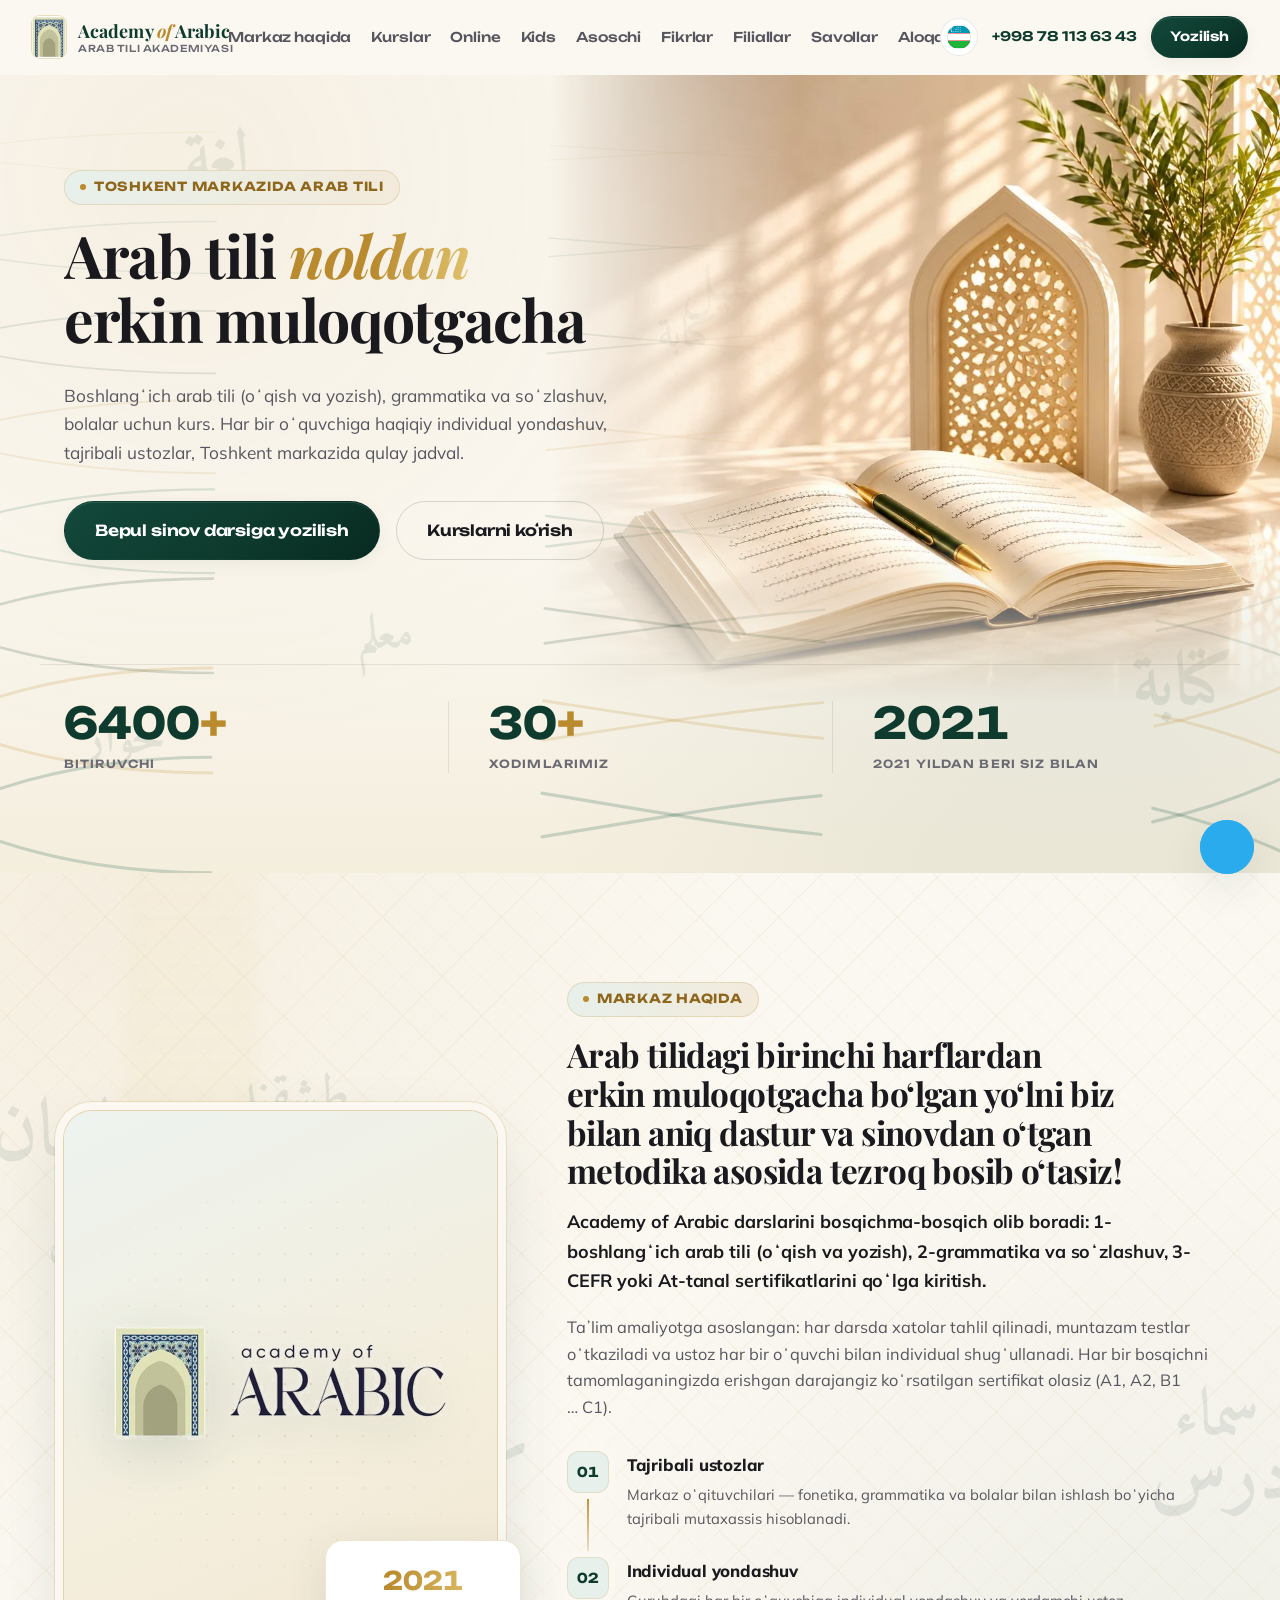
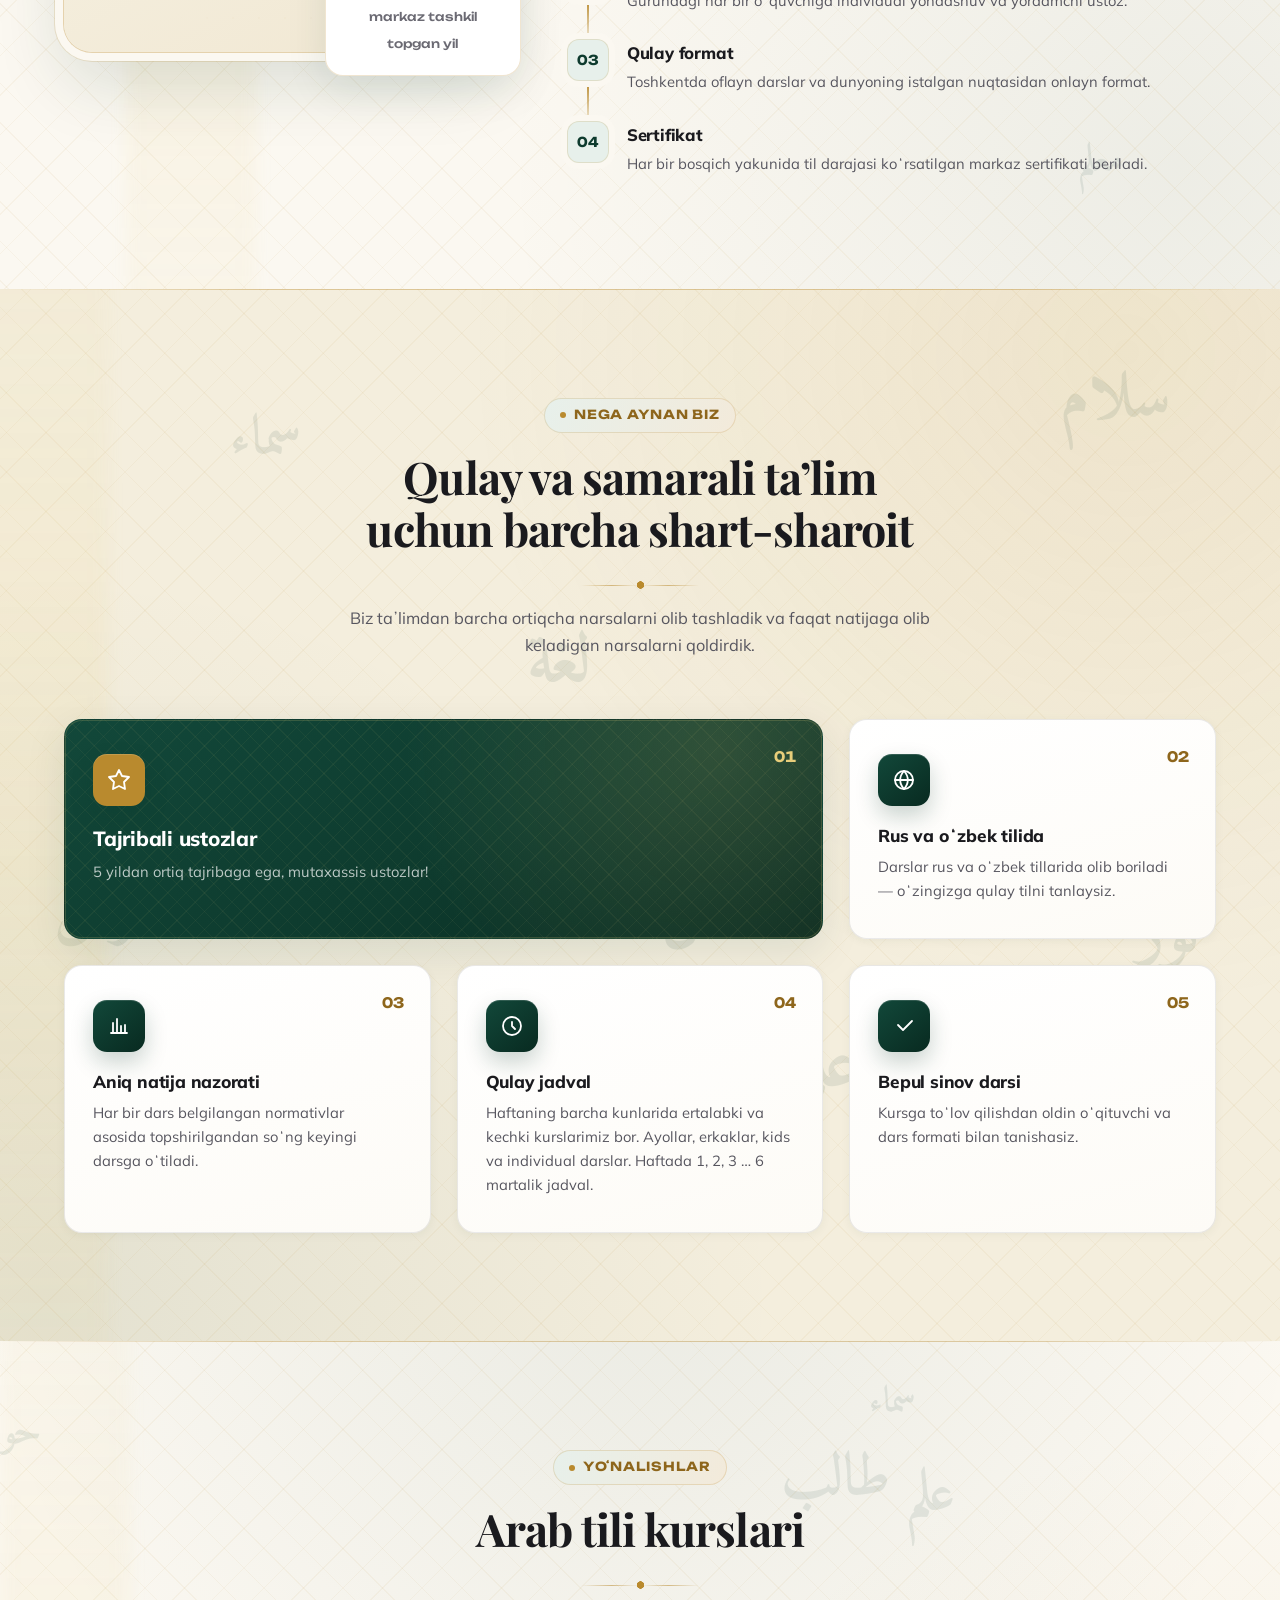
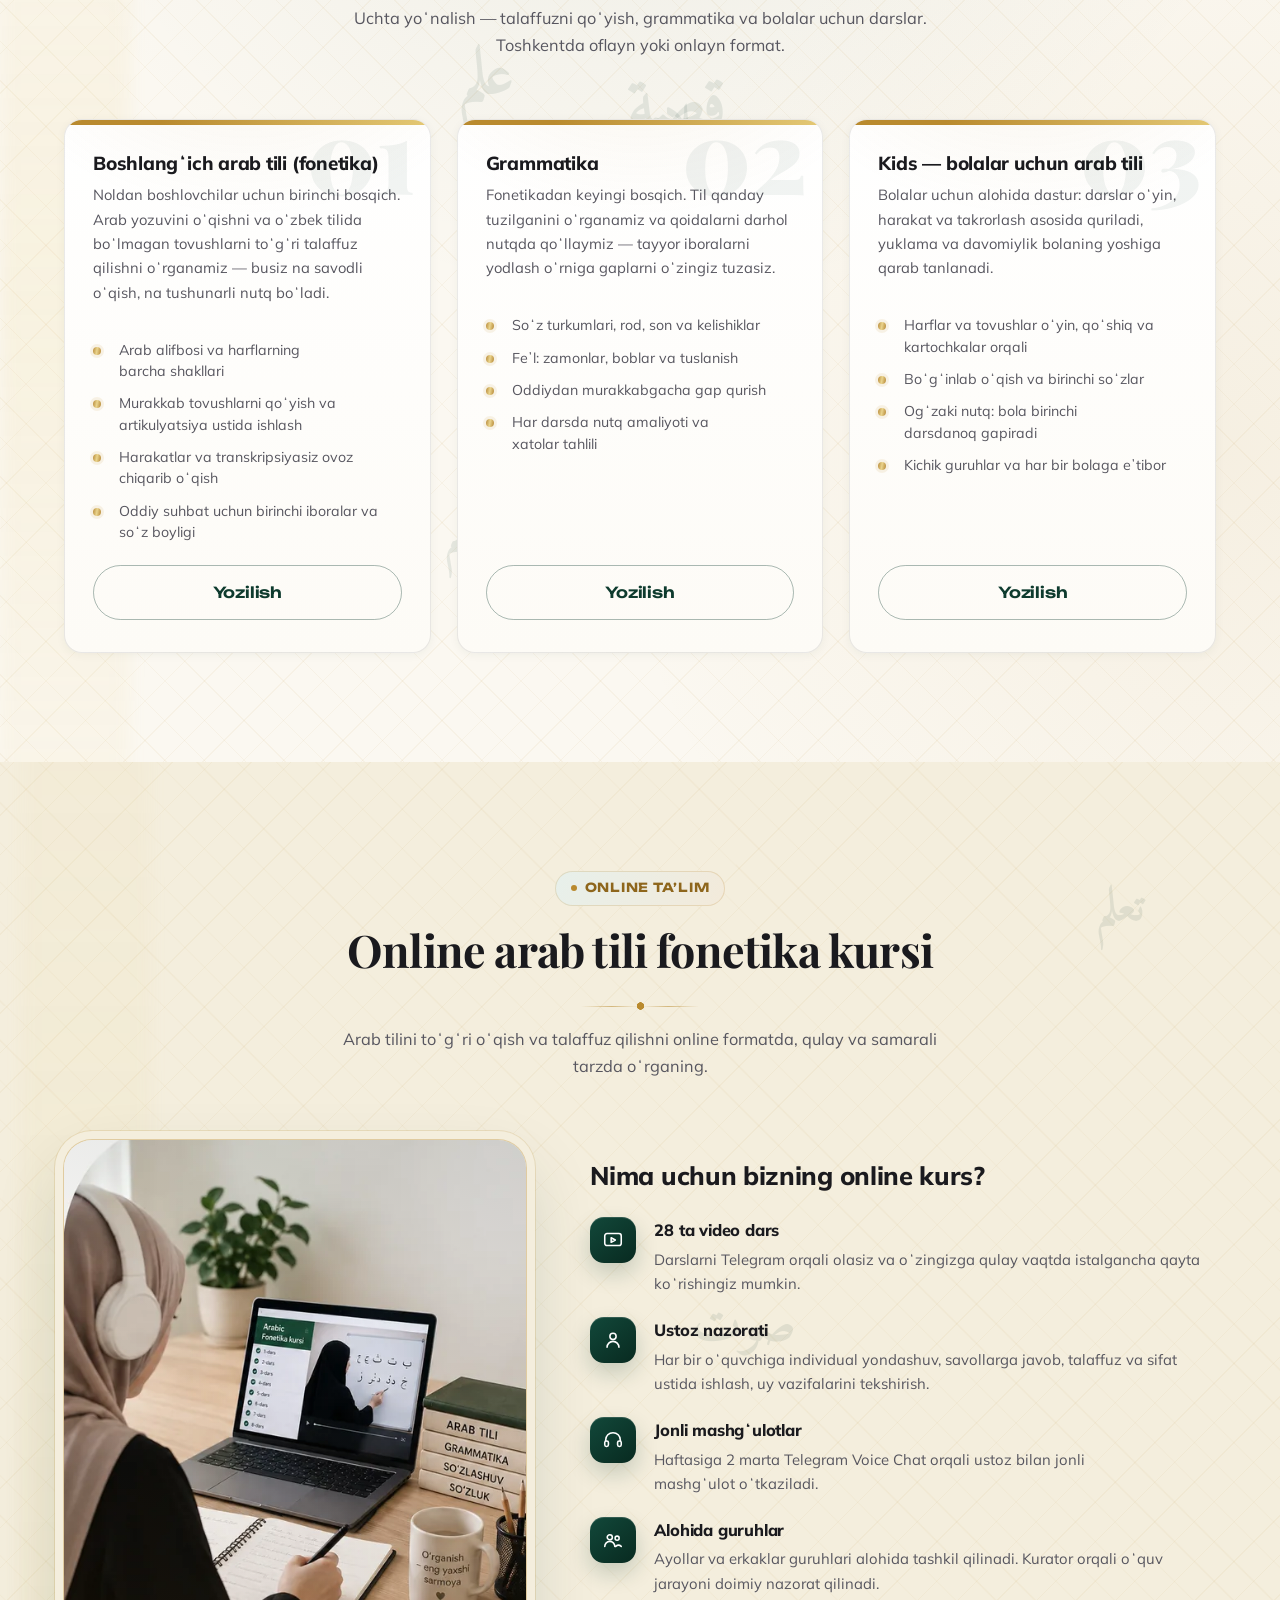
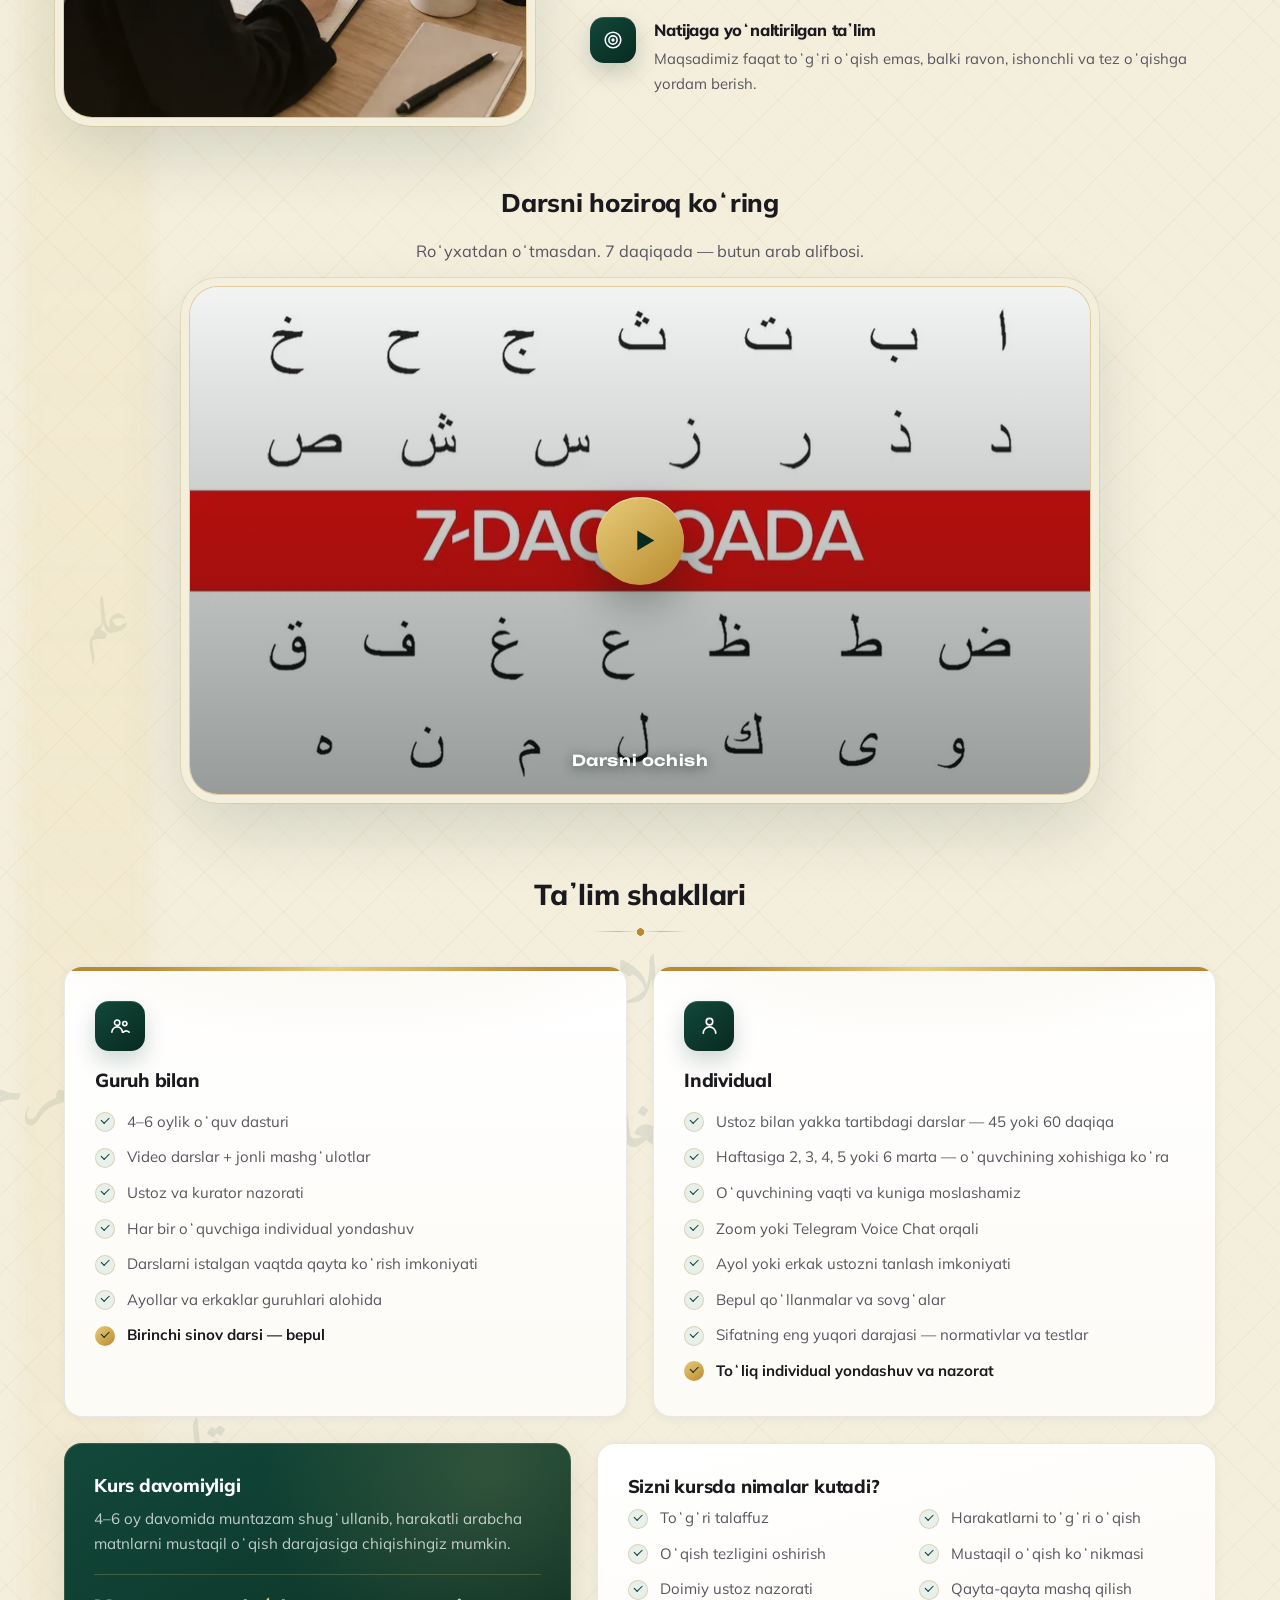
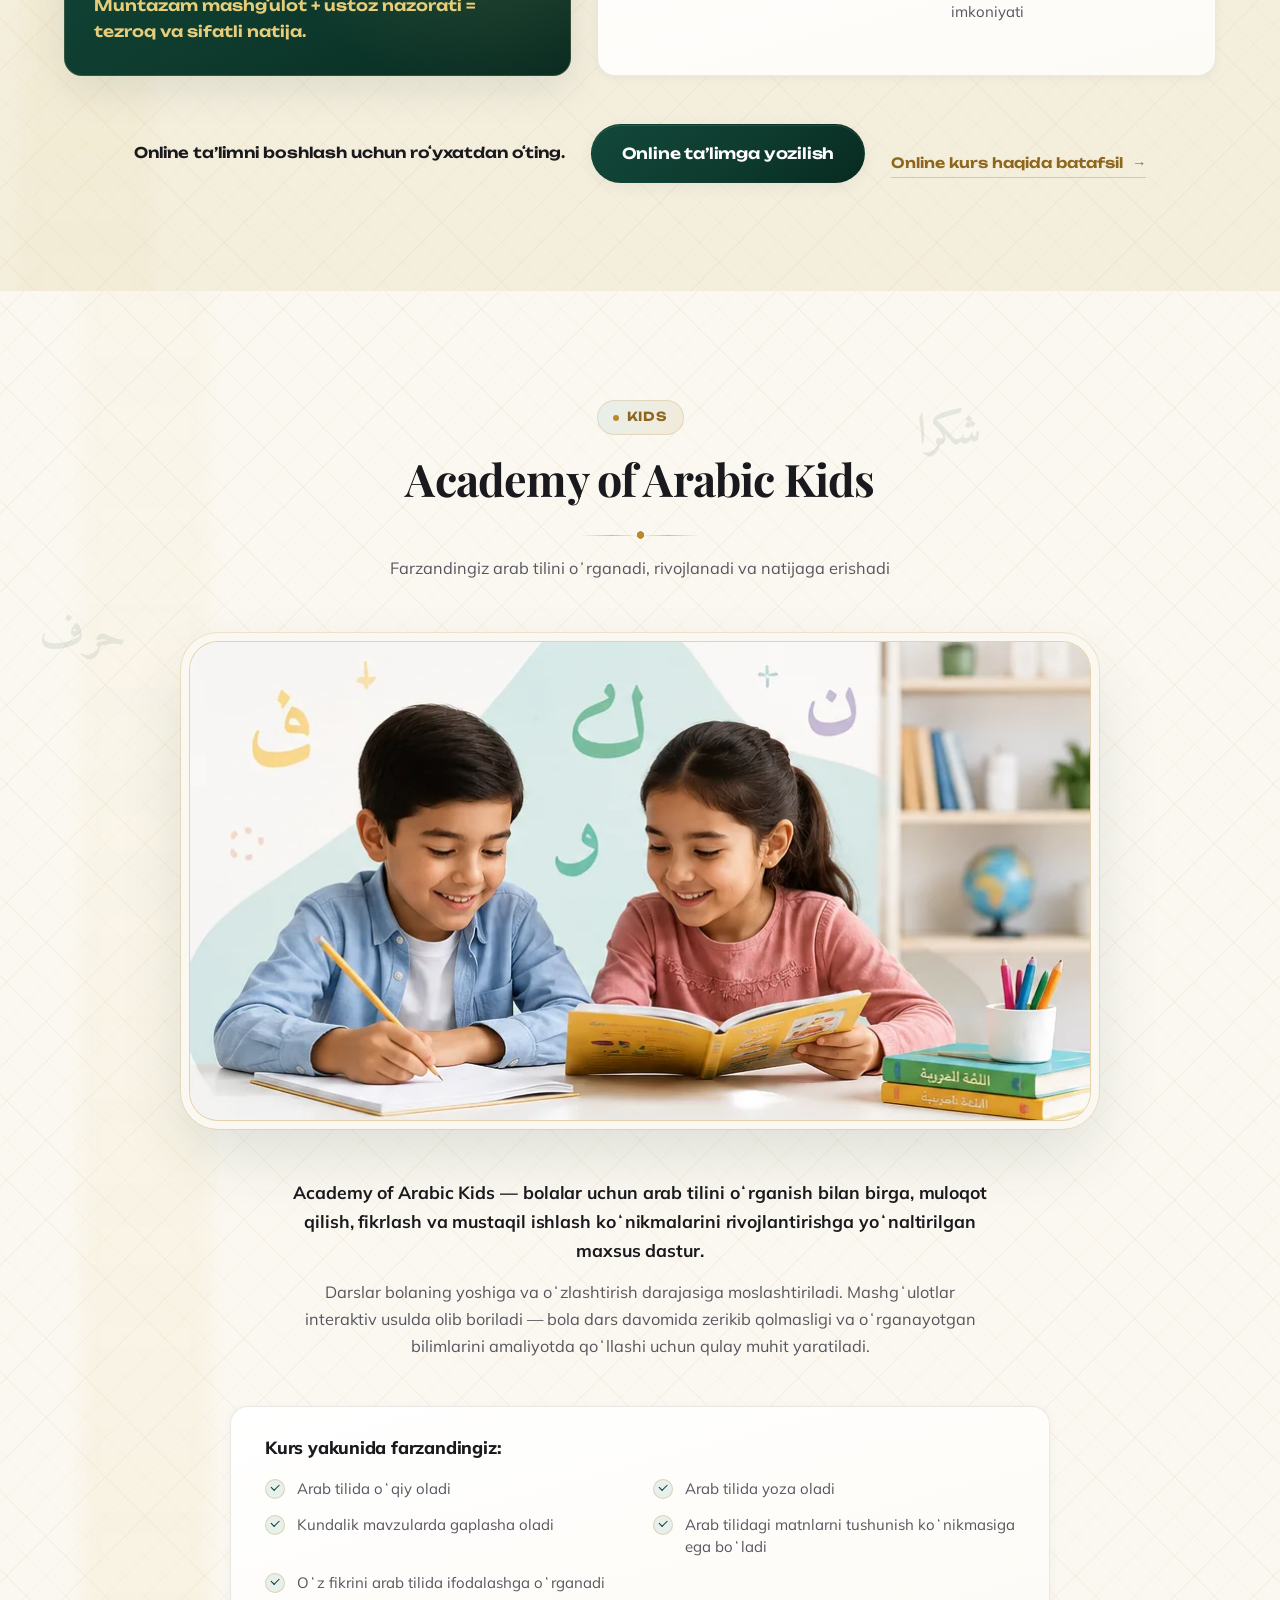
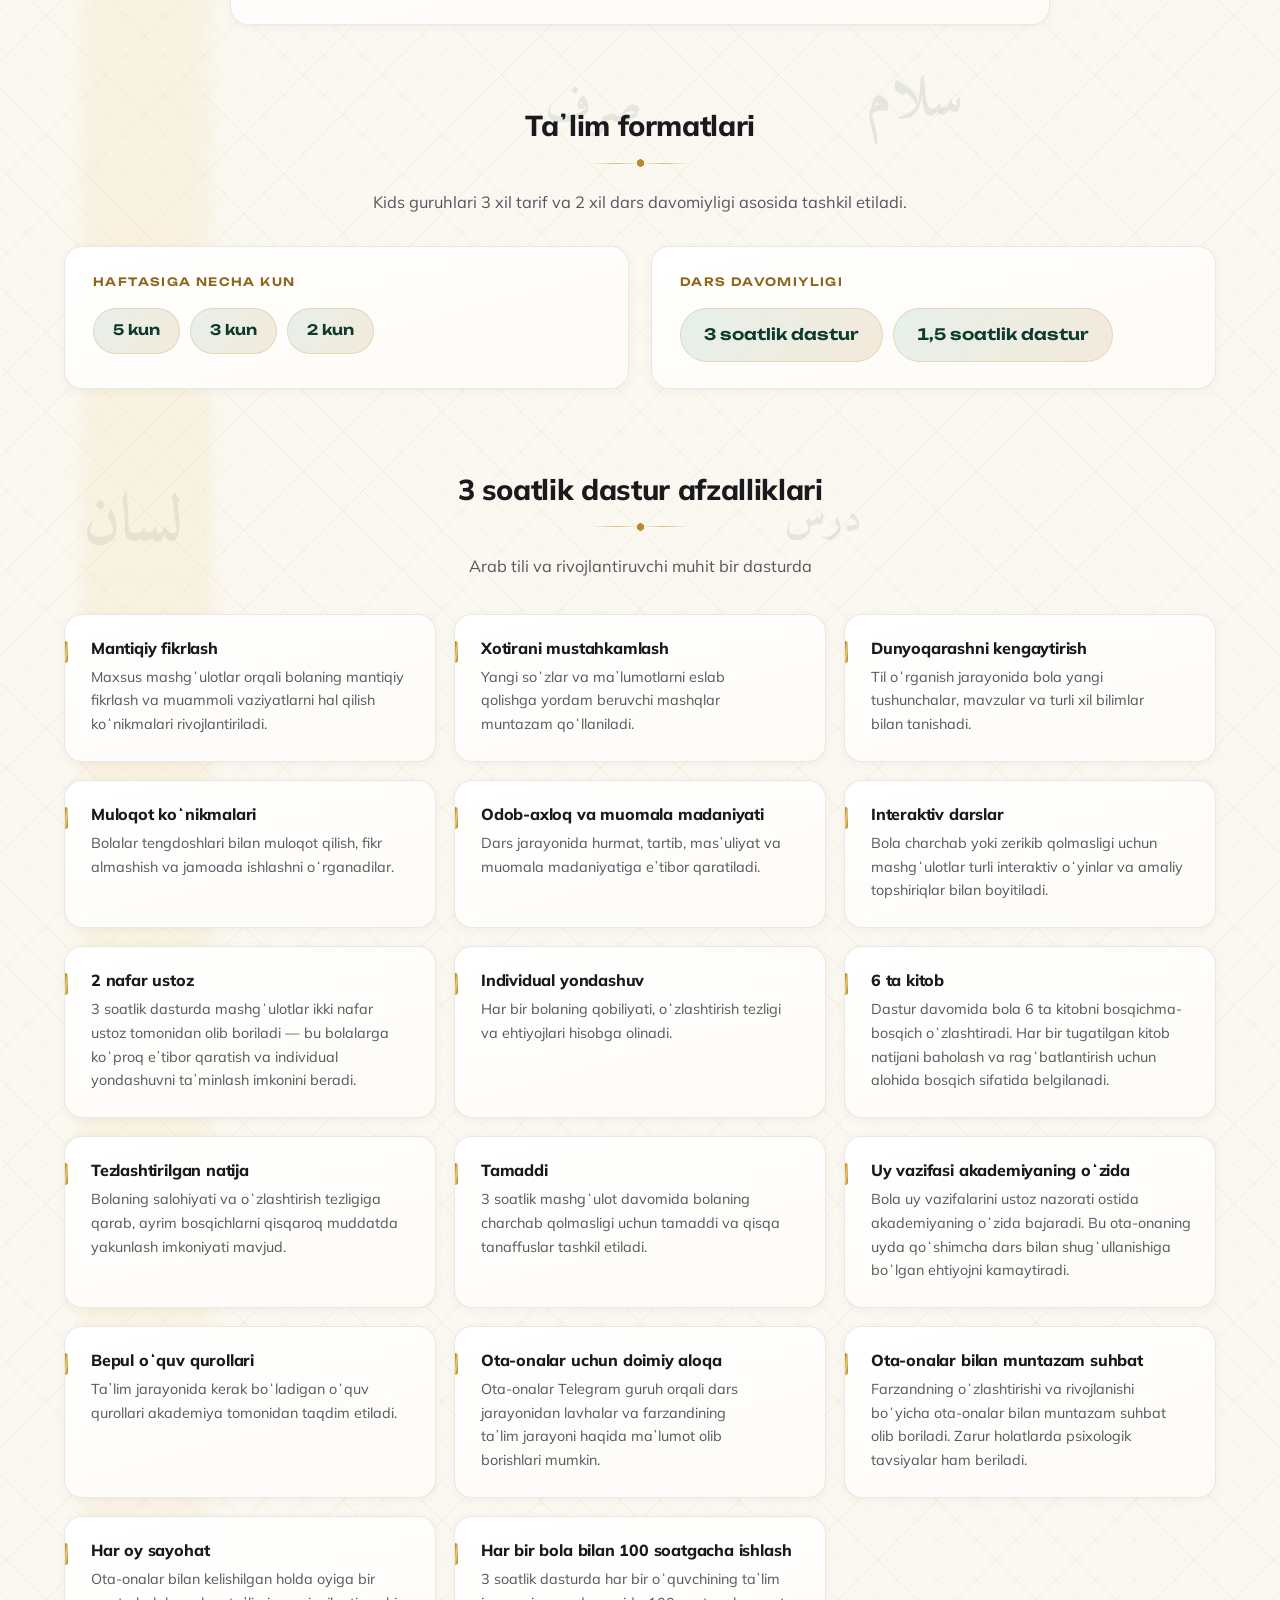
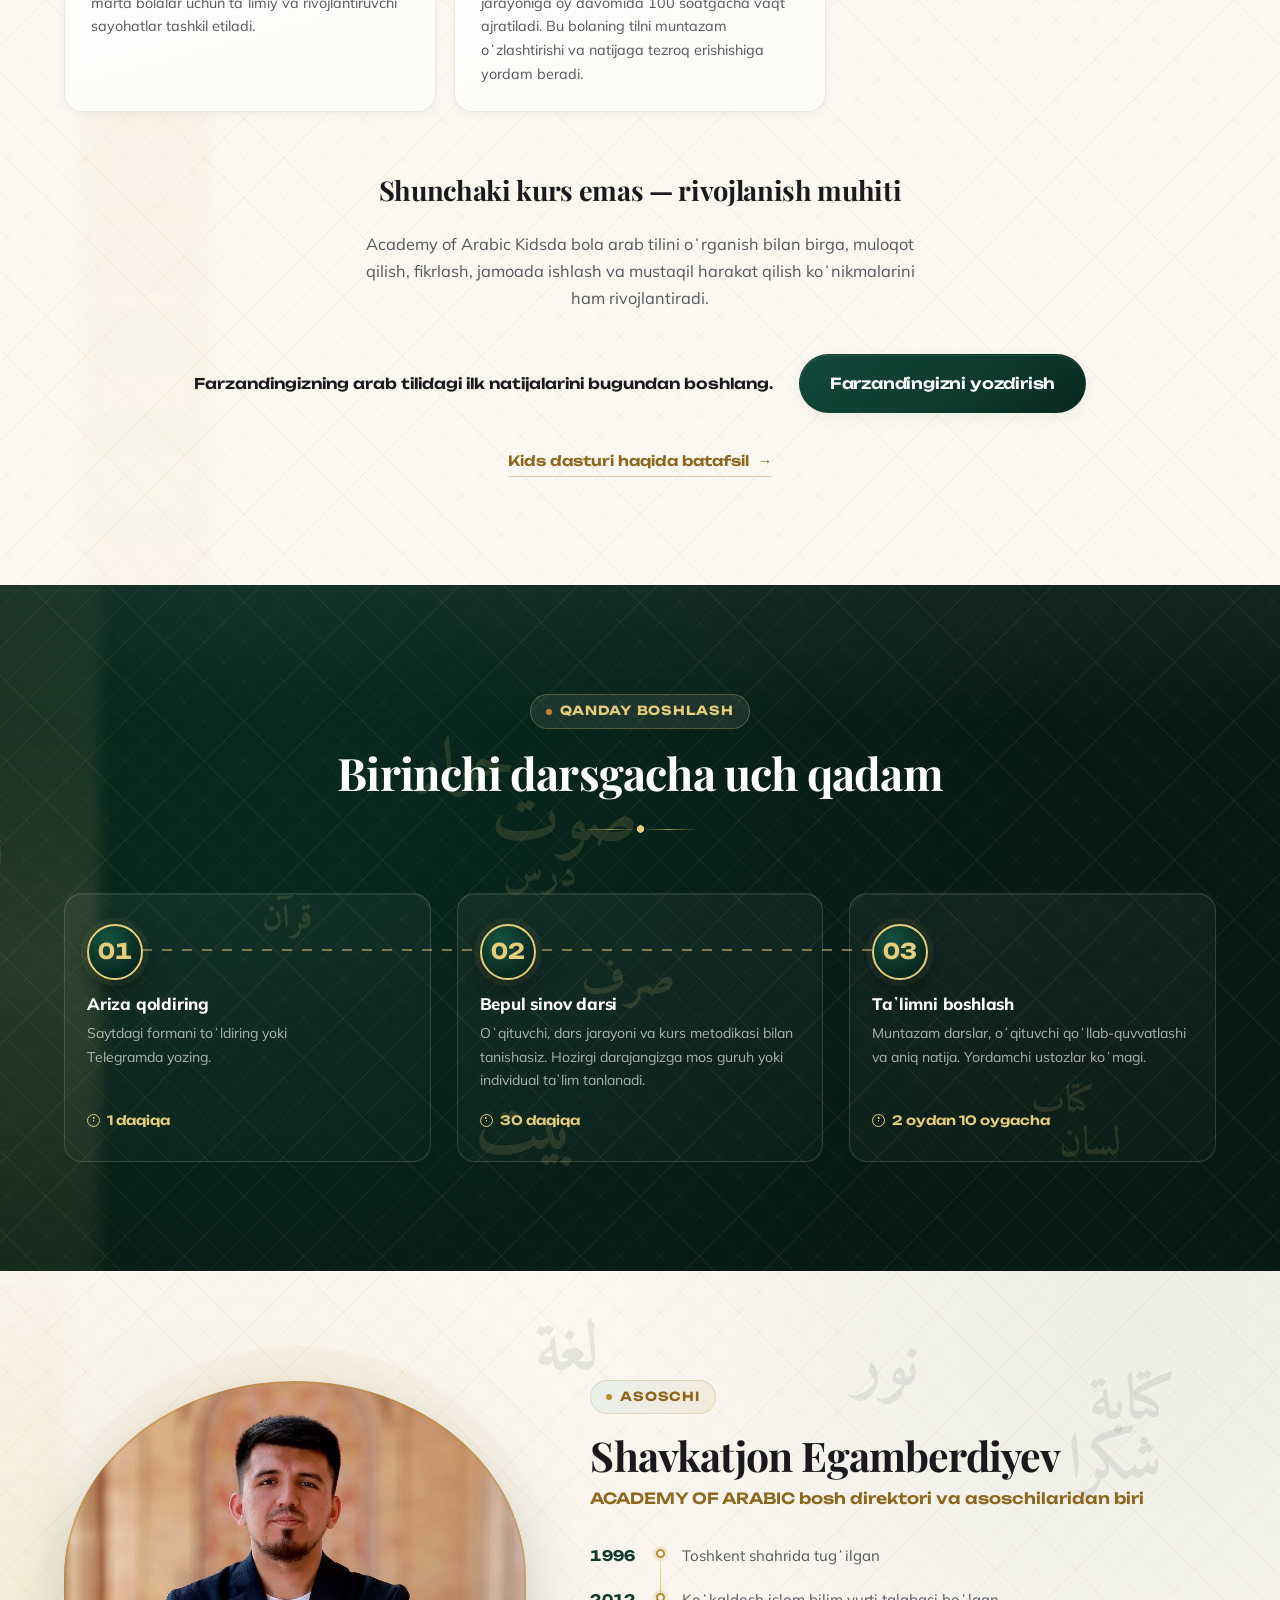
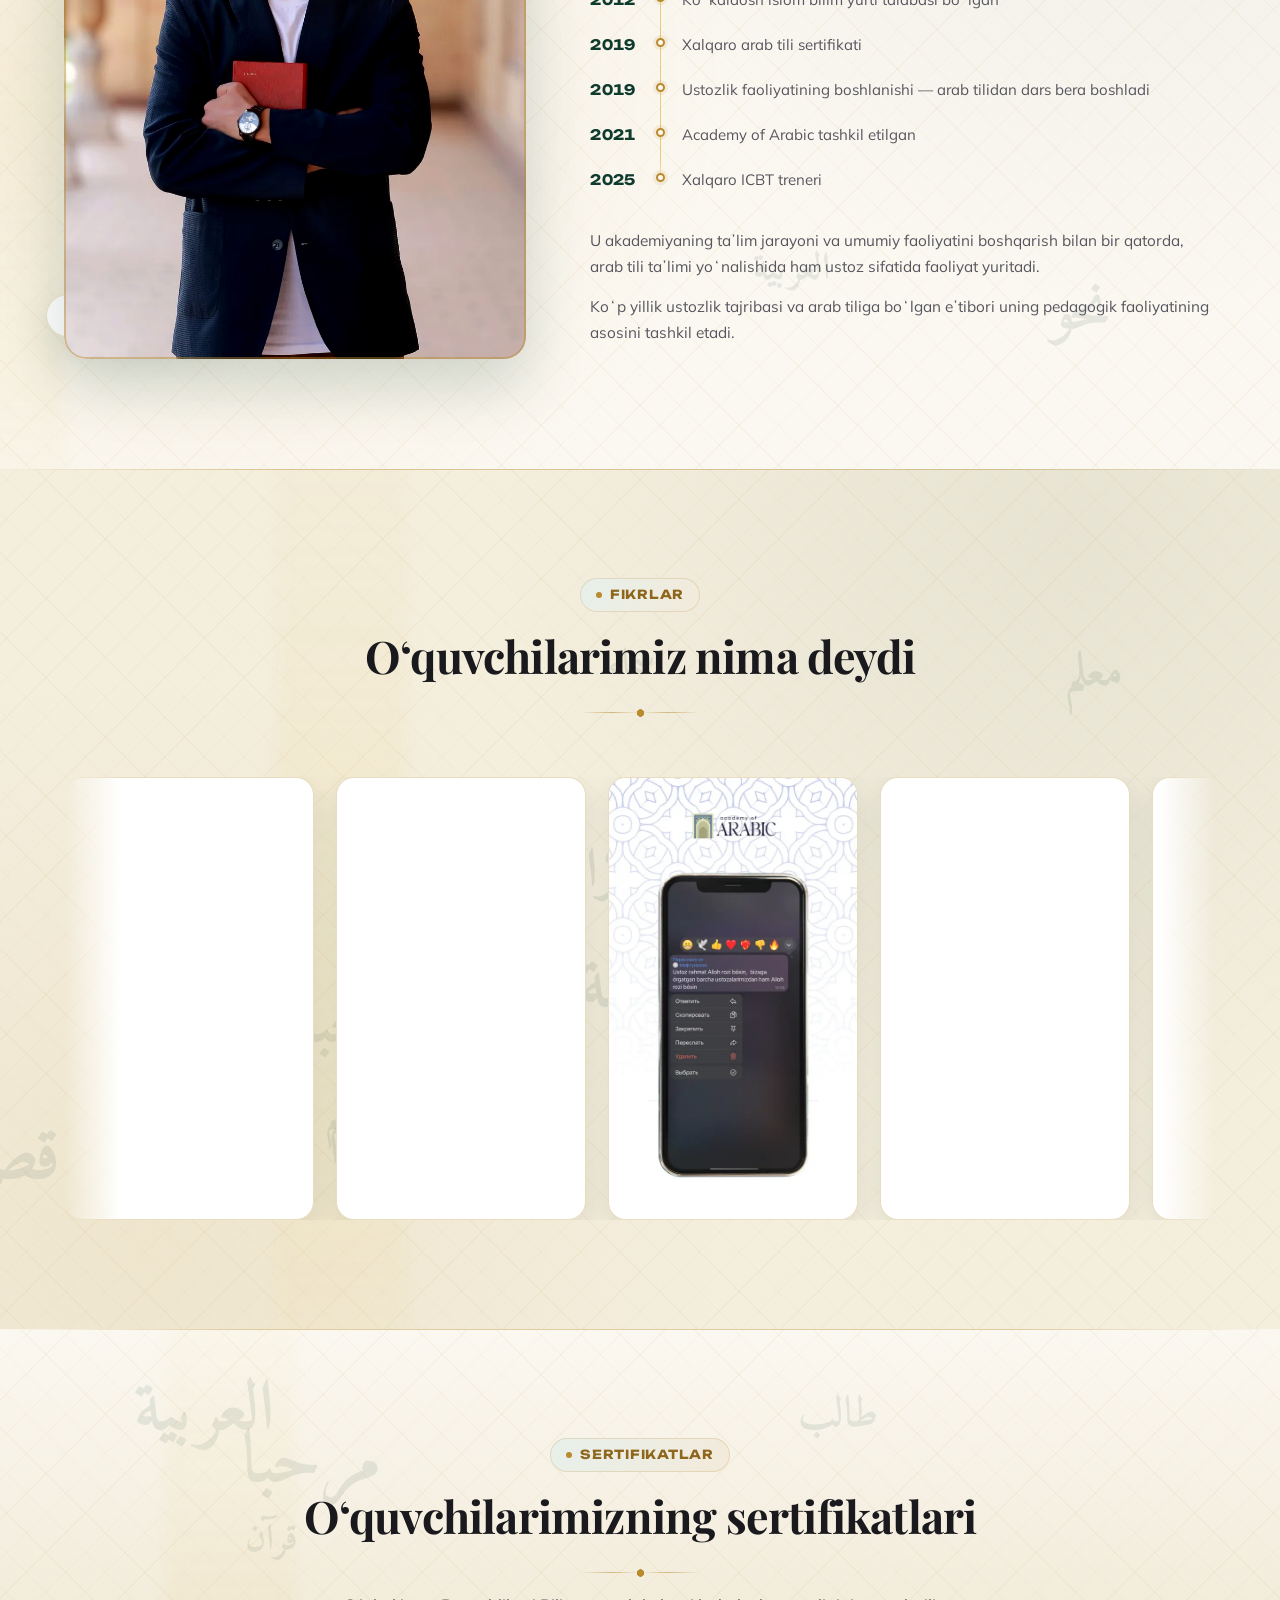
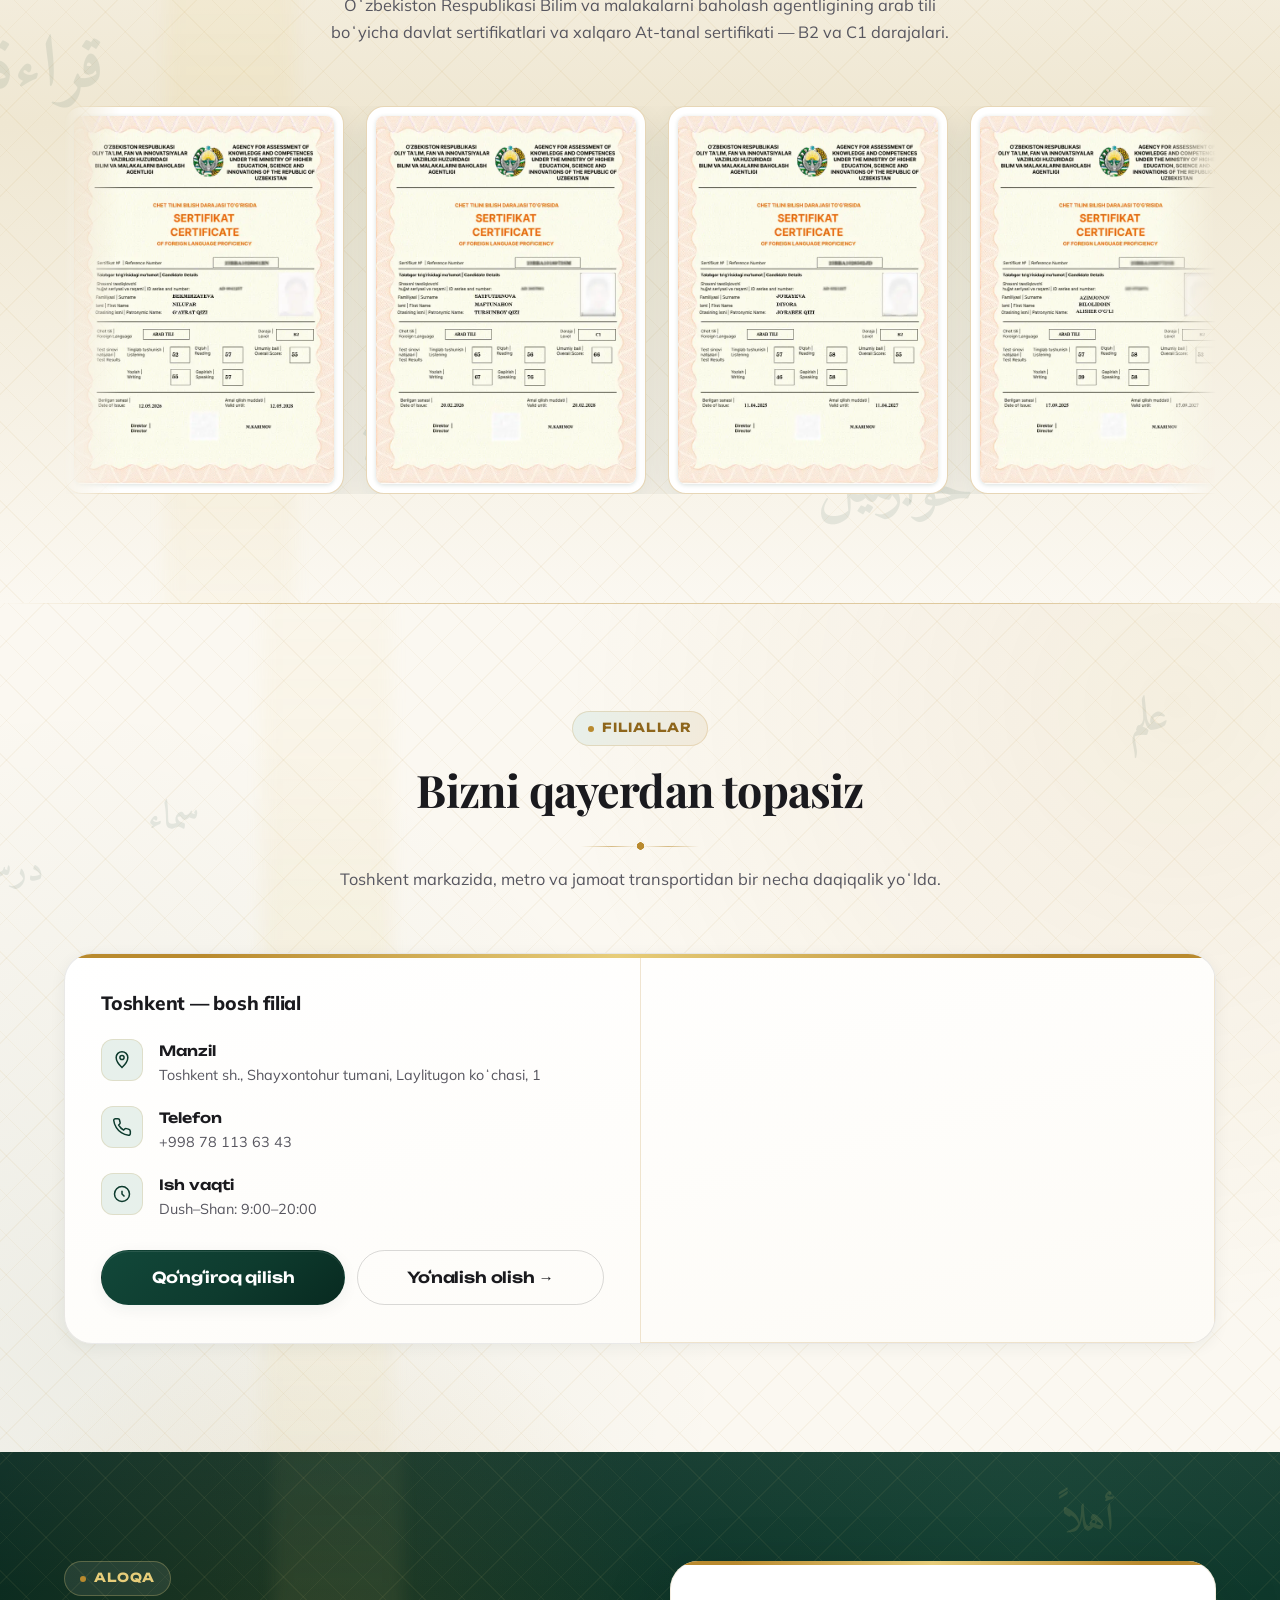
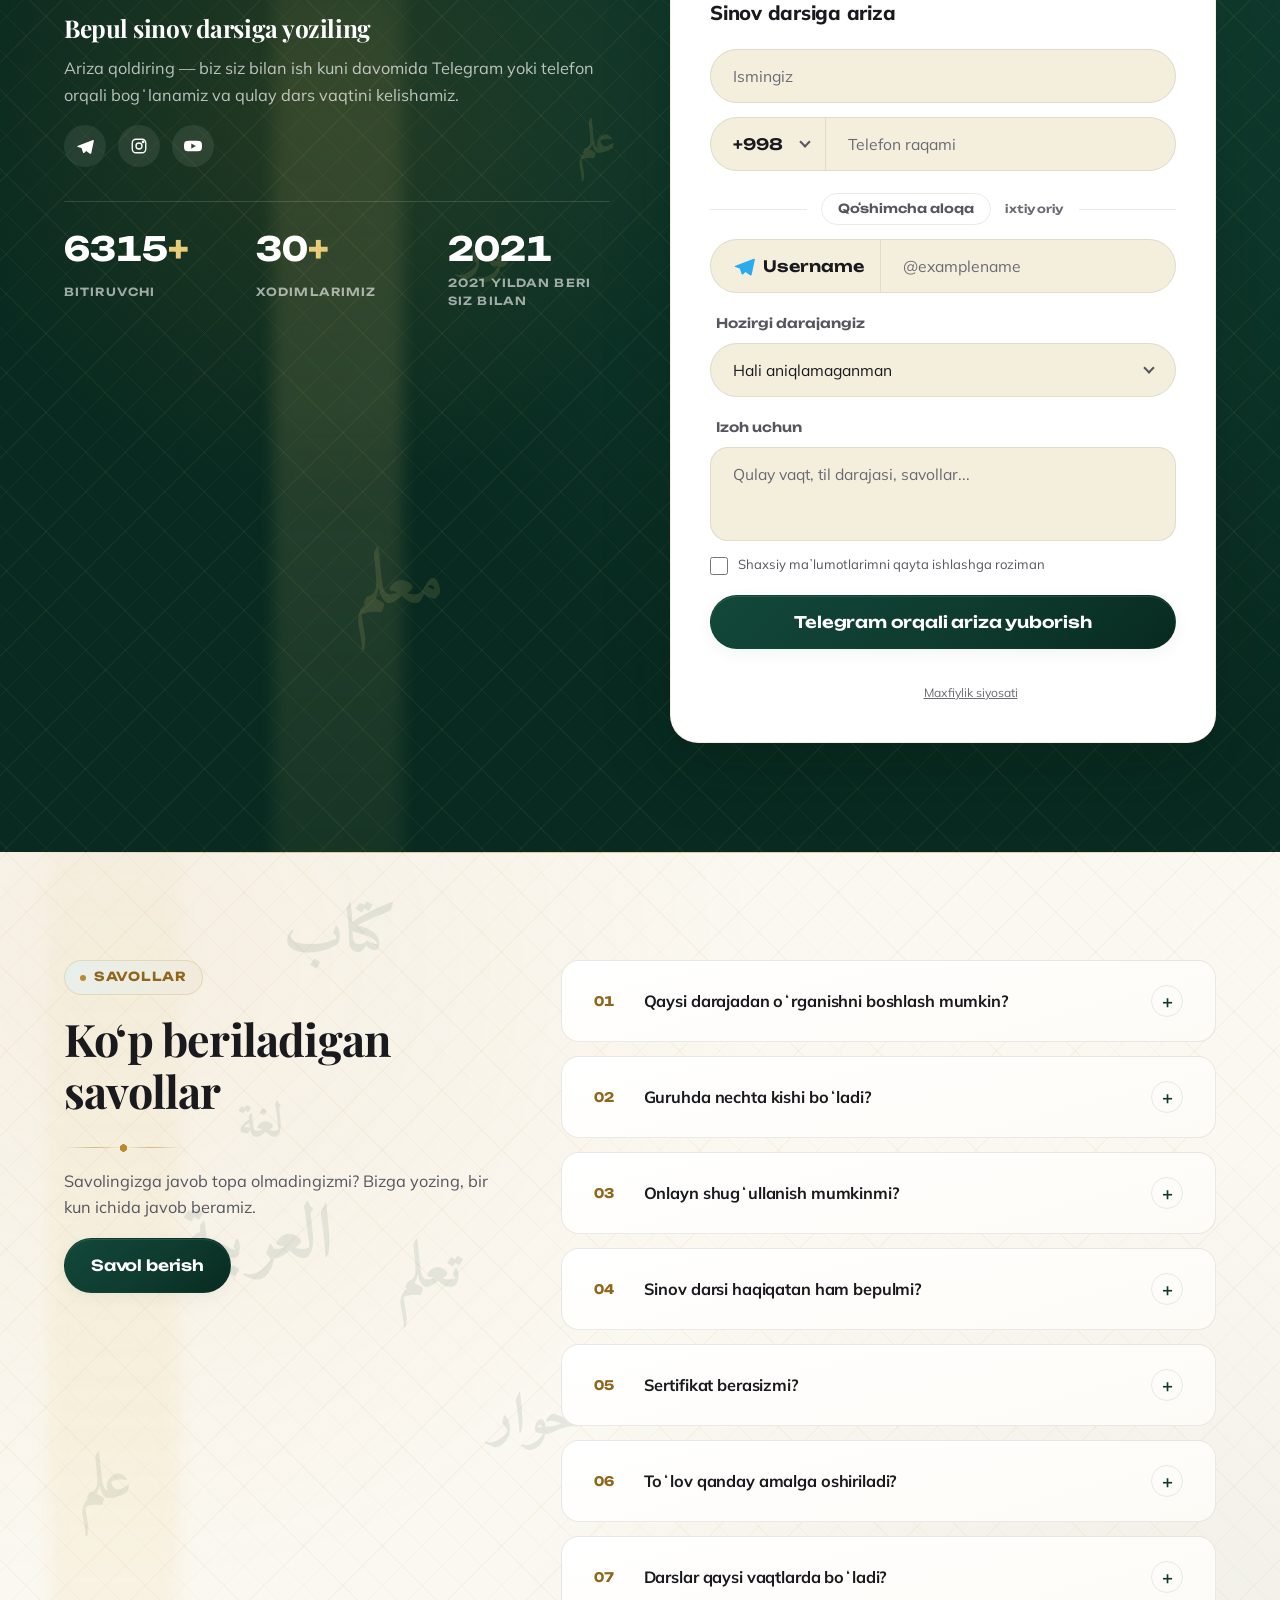
<file: index.html>
<!DOCTYPE html>

<html dir="ltr" lang="uz">
<head>
<meta charset="utf-8"/>
<meta content="width=device-width, initial-scale=1.0" name="viewport"/>
<title>Arab tili kurslari Toshkentda — Academy of Arabic</title>
<meta content="Toshkentda arab tili kurslari: fonetika, grammatika, bolalar uchun Kids va online taʼlim. Davlat ruhsatnomasi, 6400+ bitiruvchi. Birinchi dars bepul." name="description"/>
<meta content="arab tili, arab akademiyasi, arab tili akademiyasi, arab tili kurslari, toshkentda arab tili, arab tili oʻrganish, academy of arabic, fonetika, grammatika, kids arab tili" name="keywords"/>
<meta content="Academy of Arabic" property="og:site_name"/>
<meta content="Arab tili kurslari Toshkentda — Academy of Arabic" property="og:title"/>
<meta content="Fonetika, grammatika va bolalar uchun arab tili kurslari. Har bir oʻquvchiga individual yondashuv. Bepul sinov darsiga yoziling!" property="og:description"/>
<meta content="website" property="og:type"/>
<meta content="https://academy-of-arabic.uz/" property="og:url"/>
<meta content="https://academy-of-arabic.uz/assets/og-cover.jpg" property="og:image"/>
<meta content="1200" property="og:image:width"/>
<meta content="630" property="og:image:height"/>
<meta content="Academy of Arabic — arab tili akademiyasi Toshkentda" property="og:image:alt"/>
<meta content="uz_UZ" property="og:locale"/>
<meta content="summary_large_image" name="twitter:card"/>
<meta content="Arab tili kurslari Toshkentda — Academy of Arabic" name="twitter:title"/>
<meta content="Fonetika, grammatika va bolalar uchun arab tili kurslari. Bepul sinov darsiga yoziling!" name="twitter:description"/>
<meta content="https://academy-of-arabic.uz/assets/og-cover.jpg" name="twitter:image"/>
<meta content="UZ-TK" name="geo.region"/>
<meta content="Toshkent" name="geo.placename"/>
<meta content="41.3231156;69.2299471" name="geo.position"/>
<meta content="41.3231156, 69.2299471" name="ICBM"/>
<!-- Google reads the sizes it is given and prefers a square multiple of
     48; /favicon.ico is its documented fallback and lives at the root. -->
<link href="/favicon.ico?v=c464c815cb" rel="icon" sizes="16x16 32x32 48x48"/>
<link href="/assets/favicon-96.png?v=00225aa370" rel="icon" sizes="96x96" type="image/png"/>
<link href="/assets/favicon-192.png?v=723f72a9c5" rel="icon" sizes="192x192" type="image/png"/>
<link href="/assets/apple-touch-icon.png?v=05c7ff06af" rel="apple-touch-icon" sizes="180x180"/>
<link href="/site.webmanifest" rel="manifest"/>
<meta content="#0E3B2E" name="theme-color"/>
<script type="application/ld+json">{
  "@context": "https://schema.org",
  "@graph": [
    {
      "@type": [
        "EducationalOrganization",
        "LocalBusiness"
      ],
      "@id": "https://academy-of-arabic.uz/#org",
      "name": "Academy of Arabic",
      "alternateName": [
        "Arab tili akademiyasi",
        "Arab Akademiyasi",
        "Arab tili oʻquv markazi",
        "Академия арабского языка"
      ],
      "url": "https://academy-of-arabic.uz/",
      "logo": "https://academy-of-arabic.uz/assets/logo-full.png",
      "image": "https://academy-of-arabic.uz/assets/og-cover.jpg",
      "description": "Toshkentdagi arab tili akademiyasi. Fonetika, grammatika va bolalar uchun arab tili kurslari.",
      "foundingDate": "2021",
      "address": {
        "@type": "PostalAddress",
        "streetAddress": "Laylitugon koʻchasi, 1",
        "addressLocality": "Toshkent",
        "addressSubLocality": "Shayxontohur tumani",
        "addressRegion": "Toshkent",
        "postalCode": "100001",
        "addressCountry": "UZ"
      },
      "geo": {
        "@type": "GeoCoordinates",
        "latitude": 41.3231156,
        "longitude": 69.2299471
      },
      "hasMap": "https://maps.app.goo.gl/5DndJWrEiPE9XPqY8",
      "telephone": "+998781136343",
      "areaServed": {
        "@type": "City",
        "name": "Toshkent"
      },
      "openingHoursSpecification": [
        {
          "@type": "OpeningHoursSpecification",
          "dayOfWeek": [
            "Monday",
            "Tuesday",
            "Wednesday",
            "Thursday",
            "Friday",
            "Saturday"
          ],
          "opens": "09:00",
          "closes": "20:00"
        }
      ],
      "sameAs": [
        "https://t.me/academy_arabic",
        "https://instagram.com/academy_arabic",
        "https://www.youtube.com/@Academyofarabic"
      ],
      "knowsLanguage": [
        "ar",
        "uz",
        "ru"
      ],
      "slogan": "Arab tilini 0 dan — davlat ruhsatnomasi bilan",
      "numberOfStudents": 6400,
      "hasCredential": {
        "@type": "EducationalOccupationalCredential",
        "credentialCategory": "Davlat ruhsatnomasi (tasdiqnoma)",
        "identifier": "016923",
        "dateCreated": "2021-12-09",
        "recognizedBy": {
          "@type": "GovernmentOrganization",
          "name": "Oʻzbekiston Respublikasi Vazirlar Mahkamasi huzuridagi Taʼlim sifatini nazorat qilish davlat inspeksiyasi"
        }
      },
      "founder": {
        "@id": "https://academy-of-arabic.uz/#director"
      },
      "employee": {
        "@id": "https://academy-of-arabic.uz/#director"
      }
    },
    {
      "@type": "WebSite",
      "@id": "https://academy-of-arabic.uz/#website",
      "url": "https://academy-of-arabic.uz/",
      "name": "Academy of Arabic",
      "inLanguage": "uz",
      "publisher": {
        "@id": "https://academy-of-arabic.uz/#org"
      }
    },
    {
      "@type": "ItemList",
      "name": "Arab tili kurslari",
      "itemListElement": [
        {
          "@type": "ListItem",
          "position": 1,
          "item": {
            "@type": "Course",
            "name": "Boshlangʻich arab tili (fonetika)",
            "description": "Arab tili tovushlari va talaffuzini qoʻyish — keyingi bosqichlar uchun asos.",
            "provider": {
              "@id": "https://academy-of-arabic.uz/#org"
            },
            "inLanguage": [
              "uz",
              "ru",
              "ar"
            ],
            "educationalLevel": "Beginner",
            "hasCourseInstance": {
              "@type": "CourseInstance",
              "courseMode": [
                "Onsite",
                "Online"
              ],
              "location": {
                "@id": "https://academy-of-arabic.uz/#org"
              }
            }
          }
        },
        {
          "@type": "ListItem",
          "position": 2,
          "item": {
            "@type": "Course",
            "name": "Grammatika",
            "description": "Til tuzilishi, qoidalar va gap qurish amaliyoti.",
            "provider": {
              "@id": "https://academy-of-arabic.uz/#org"
            },
            "inLanguage": [
              "uz",
              "ru",
              "ar"
            ],
            "educationalLevel": "Intermediate",
            "hasCourseInstance": {
              "@type": "CourseInstance",
              "courseMode": [
                "Onsite",
                "Online"
              ],
              "location": {
                "@id": "https://academy-of-arabic.uz/#org"
              }
            }
          }
        },
        {
          "@type": "ListItem",
          "position": 3,
          "item": {
            "@type": "Course",
            "name": "Kids — bolalar uchun arab tili",
            "description": "3–12 yoshdagi bolalar uchun arab tili; dars soati va chastotasi tanlanadi.",
            "provider": {
              "@id": "https://academy-of-arabic.uz/#org"
            },
            "inLanguage": [
              "uz",
              "ru",
              "ar"
            ],
            "educationalLevel": "Beginner",
            "hasCourseInstance": {
              "@type": "CourseInstance",
              "courseMode": [
                "Onsite",
                "Online"
              ],
              "location": {
                "@id": "https://academy-of-arabic.uz/#org"
              }
            }
          }
        },
        {
          "@type": "ListItem",
          "position": 4,
          "item": {
            "@type": "Course",
            "name": "Online arab tili fonetika kursi",
            "description": "Arab tilini toʻgʻri oʻqish va talaffuz qilish boʻyicha online kurs: 28 ta video dars, haftasiga 2 marta jonli mashgʻulot va ustoz nazorati.",
            "provider": {
              "@id": "https://academy-of-arabic.uz/#org"
            },
            "inLanguage": [
              "uz",
              "ru",
              "ar"
            ],
            "educationalLevel": "Beginner",
            "hasCourseInstance": {
              "@type": "CourseInstance",
              "courseMode": "Online",
              "courseWorkload": "PT2H"
            }
          }
        }
      ]
    },
    {
      "@type": "FAQPage",
      "@id": "https://academy-of-arabic.uz/#faq",
      "mainEntity": [
        {
          "@type": "Question",
          "name": "Qaysi darajadan oʻrganishni boshlash mumkin?",
          "acceptedAnswer": {
            "@type": "Answer",
            "text": "Noldan — oʻquvchilarimizning aksariyati arab tili boʻyicha bazaviy bilimsiz boshlaydi. Sinov darsida boshlangʻich darajangizni aniqlaymiz va mos guruh tanlaymiz."
          }
        },
        {
          "@type": "Question",
          "name": "Guruhda nechta kishi boʻladi?",
          "acceptedAnswer": {
            "@type": "Answer",
            "text": "Guruhda 20 nafardan koʻp boʻlmaydi — bu oʻqituvchiga har biriga eʼtibor berish va har darsda nutqni mashq qilish imkonini beradi."
          }
        },
        {
          "@type": "Question",
          "name": "Onlayn shugʻullanish mumkinmi?",
          "acceptedAnswer": {
            "@type": "Answer",
            "text": "Ha, markazimizda Toshkentda oflayn darslar ham, boshqa shahar va davlatlardagi oʻquvchilar uchun onlayn format ham mavjud."
          }
        },
        {
          "@type": "Question",
          "name": "Sinov darsi haqiqatan ham bepulmi?",
          "acceptedAnswer": {
            "@type": "Answer",
            "text": "Ha, birinchi dars bepul va hech narsaga majburlamaydi — kursga toʻlov qilishdan oldin format va oʻqituvchini baholab koʻrasiz."
          }
        },
        {
          "@type": "Question",
          "name": "Sertifikat berasizmi?",
          "acceptedAnswer": {
            "@type": "Answer",
            "text": "Kurs yakunida har bir oʻquvchi oʻtilgan daraja va soatlar soni koʻrsatilgan markaz sertifikatini oladi."
          }
        },
        {
          "@type": "Question",
          "name": "Toʻlov qanday amalga oshiriladi?",
          "acceptedAnswer": {
            "@type": "Answer",
            "text": "Toʻlov bepul sinov darsidan soʻng, oylik asosda amalga oshiriladi. Individual format uchun alohida darslar boʻyicha toʻlov ham mavjud."
          }
        },
        {
          "@type": "Question",
          "name": "Darslar qaysi vaqtlarda boʻladi?",
          "acceptedAnswer": {
            "@type": "Answer",
            "text": "Markaz dushanbadan shanbagacha, soat 9:00 dan 20:00 gacha ishlaydi. Ertalabki, kechki va shanba kuni guruhlari bor — sinov darsida sizga qulay vaqtni tanlaymiz."
          }
        },
        {
          "@type": "Question",
          "name": "Bolalarni necha yoshdan qabul qilasiz?",
          "acceptedAnswer": {
            "@type": "Answer",
            "text": "Kids kursi 3 yoshdan 12 yoshgacha boʻlgan bolalar uchun moʻljallangan. Kattalar uchun fonetika va grammatika guruhlarida yosh chegarasi yoʻq."
          }
        },
        {
          "@type": "Question",
          "name": "Oʻquv markaz davlat ruhsatnomasi (litsenziya)ga egami?",
          "acceptedAnswer": {
            "@type": "Answer",
            "text": "Ha. Academy of Arabic NTM Vazirlar Mahkamasi huzuridagi Taʼlim sifatini nazorat qilish davlat inspeksiyasi tomonidan roʻyxatga olingan: 09.12.2021-yildagi №016923 tasdiqnoma, reestr raqami X-174389. Hujjatning ikkala sahifasi quyida keltirilgan — kattalashtirib koʻrish uchun rasm ustiga bosing."
          }
        }
      ]
    },
    {
      "@type": "Person",
      "@id": "https://academy-of-arabic.uz/#director",
      "name": "Shavkatjon Egamberdiyev",
      "jobTitle": "Asoschi va bosh direktor",
      "birthDate": "1996",
      "worksFor": {
        "@id": "https://academy-of-arabic.uz/#org"
      },
      "knowsLanguage": [
        "ar",
        "uz",
        "ru"
      ],
      "image": "https://academy-of-arabic.uz/assets/director.jpg"
    }
  ]
}</script>
<!-- The faces are served from this origin, cut to the subsets the four
     languages use; they were a render-blocking round trip to a third party
     before a word could be painted. Regenerate with tools/build-fonts.py.
     The three preloads are swapped per language by tools/build-langs.py. -->
<link as="font" crossorigin="" href="/assets/fonts/playfair-display-latin-wght-normal.woff2" rel="preload" type="font/woff2"/>
<link as="font" crossorigin="" href="/assets/fonts/mulish-latin-wght-normal.woff2" rel="preload" type="font/woff2"/>
<link as="font" crossorigin="" href="/assets/fonts/unbounded-latin-wght-normal.woff2" rel="preload" type="font/woff2"/>
<link href="/css/fonts.css?v=d1df4e11bb" rel="stylesheet"/>
<!-- ?v= is bumped whenever these files change: Pages serves them with a
     10-minute cache, so without it a visitor can get new markup with a
     stale stylesheet and the layout breaks -->
<link href="/css/style.css?v=571b0b9cf4" rel="stylesheet"/>
<meta content="ru_RU" property="og:locale:alternate"/><meta content="ar_AR" property="og:locale:alternate"/><meta content="en_US" property="og:locale:alternate"/><link href="https://academy-of-arabic.uz/" rel="canonical"/></head>
<body>
<div aria-hidden="true" class="pattern-overlay"></div>
<!-- ===== HEADER ===== -->
<header class="site-header" id="siteHeader">
<div class="container header-inner">
<a class="brand" href="#home">
<span aria-hidden="true" class="brand-mark" data-logo-icon=""></span>
<span class="brand-text">
<span class="brand-title">Academy <em>of</em> Arabic</span>
<span class="brand-sub" data-i18n="nav.tagline">Arab tili akademiyasi</span>
</span>
</a>
<nav class="main-nav" id="mainNav">
<a data-i18n="nav.about" href="#about">Markaz haqida</a>
<a data-i18n="nav.courses" href="#courses">Kurslar</a>
<a data-i18n="nav.online" href="#online">Online</a>
<a data-i18n="nav.kids" href="#kids">Kids</a>
<a data-i18n="nav.director" href="#director">Asoschi</a>
<a data-i18n="nav.reviews" href="#reviews">Fikrlar</a>
<a data-i18n="nav.branches" href="#branches">Filiallar</a>
<a data-i18n="nav.faq" href="#faq">Savollar</a>
<a data-i18n="nav.contact" href="#contact">Aloqa</a>
<a class="btn btn-primary nav-cta-mobile" data-i18n="nav.cta" data-open-booking="" href="#contact">Yozilish</a>
</nav>
<div class="header-actions">
<div class="lang-switch" id="langSwitch">
<button aria-expanded="false" aria-haspopup="true" aria-label="Til / Language" class="lang-current" id="langCurrent" type="button">
<span aria-hidden="true" class="flag flag-uz"></span>
</button>
<ul class="lang-menu" id="langMenu" role="menu">
<li role="none"><a class="lang-btn" data-lang="uz" href="/" hreflang="uz" role="menuitem"><span aria-hidden="true" class="flag flag-uz"></span>Oʻzbek</a></li>
<li role="none"><a class="lang-btn" data-lang="ru" href="/ru/" hreflang="ru" role="menuitem"><span aria-hidden="true" class="flag flag-ru"></span>Русский</a></li>
<li role="none"><a class="lang-btn" data-lang="en" href="/en/" hreflang="en" role="menuitem"><span aria-hidden="true" class="flag flag-en"></span>English</a></li>
<li role="none"><a class="lang-btn" data-lang="ar" href="/ar/" hreflang="ar" role="menuitem"><span aria-hidden="true" class="flag flag-ar"></span>العربية</a></li>
</ul>
</div>
<a class="header-phone" href="tel:+998781136343">+998 78 113 63 43</a>
<a class="btn btn-primary btn-sm" data-i18n="nav.cta" data-open-booking="" href="#contact">Yozilish</a>
<button aria-expanded="false" aria-label="Меню" class="burger" id="burgerBtn" type="button">
<span></span><span></span><span></span>
</button>
</div>
</div>
<div aria-hidden="true" class="scroll-progress" id="scrollProgress"></div>
</header>
<main id="home">
<!-- ===== HERO ===== -->
<section class="hero">
<div class="hero-media">
<picture>
<source sizes="(max-width: 640px) 100vw, (max-width: 1024px) 70vw, 1100px" srcset="/assets/hero-photo-550.webp 550w, /assets/hero-photo-800.webp 800w, /assets/hero-photo-1100.webp 1100w" type="image/webp"/>
<img alt="" class="hero-photo" fetchpriority="high" height="1100" src="/assets/hero-photo.jpg" width="1100"/>
</picture>
</div>
<div class="container hero-inner">
<div class="hero-copy reveal">
<span class="tag" data-i18n="hero.badge">Toshkent markazida arab tili</span>
<h1 class="hero-title">
<span data-i18n-words="hero.title1">Arab tili</span>
<span class="accent" data-i18n-words="hero.title2">noldan</span>
<span data-i18n-words="hero.title3">erkin muloqotgacha</span>
</h1>
<p class="hero-subtitle" data-i18n="hero.subtitle">Boshlangʻich arab tili (oʻqish va yozish), grammatika va soʻzlashuv, bolalar uchun kurs. Har bir oʻquvchiga haqiqiy individual yondashuv, tajribali ustozlar, Toshkent markazida qulay jadval.</p>
<div class="hero-actions">
<a class="btn btn-primary btn-lg" data-i18n="hero.ctaPrimary" data-open-booking="" href="#contact">Bepul sinov darsiga yozilish</a>
<a class="btn btn-ghost btn-lg" data-i18n="hero.ctaSecondary" href="#courses">Kurslarni koʻrish</a>
</div>
</div>
</div>
<div class="container hero-stats">
<div class="stat">
<span class="stat-num" data-count="6400">6400</span><span class="stat-plus">+</span>
<span class="stat-label" data-i18n="hero.statsStudents">bitiruvchi</span>
</div>
<div class="stat">
<span class="stat-num" data-count="30">30</span><span class="stat-plus">+</span>
<span class="stat-label" data-i18n="hero.statsTeachers">Xodimlarimiz</span>
</div>
<div class="stat">
<span class="stat-num">2021</span>
<span class="stat-label" data-i18n="hero.statsSince">2021 yildan beri siz bilan</span>
</div>
</div>
<div aria-hidden="true" class="hero-bg-pattern" id="heroBgPattern"></div>
</section>
<!-- ===== ABOUT ===== -->
<section class="section" id="about">
<div class="container about-grid">
<div class="about-visual reveal-scale">
<div class="about-frame">
<div class="about-frame-pattern"></div>
<picture>
<source srcset="/assets/logo-full.webp" type="image/webp"/>
<img alt="Academy of Arabic" class="about-logo" decoding="async" height="254" loading="lazy" src="/assets/logo-full.png" width="680"/>
</picture>
</div>
<div class="about-badge">
<span class="about-badge-num">2021</span>
<span data-i18n="about.badgeLabel">markaz tashkil topgan yil</span>
</div>
</div>
<div class="about-copy reveal">
<span class="tag" data-i18n="about.tag">Markaz haqida</span>
<h2 data-i18n="about.title">Arab tilidagi birinchi harflardan erkin muloqotgacha boʻlgan yoʻlni biz bilan aniq dastur va sinovdan oʻtgan metodika asosida tezroq bosib oʻtasiz!</h2>
<p class="lead" data-i18n="about.lead">Academy of Arabic darslarini bosqichma-bosqich olib boradi: 1-boshlangʻich arab tili (oʻqish va yozish), 2-grammatika va soʻzlashuv, 3-CEFR yoki At-tanal sertifikatlarini qoʻlga kiritish.</p>
<p data-i18n="about.text">Taʼlim amaliyotga asoslangan: har darsda xatolar tahlil qilinadi, muntazam testlar oʻtkaziladi va ustoz har bir oʻquvchi bilan individual shugʻullanadi. Har bir bosqichni tamomlaganingizda erishgan darajangiz koʻrsatilgan sertifikat olasiz (A1, A2, B1 … C1).</p>
<ul class="about-points">
<li>
<span class="point-ico">01</span>
<div><strong data-i18n="about.point1Title">Tajribali ustozlar</strong><p data-i18n="about.point1Desc">Markaz oʻqituvchilari — fonetika, grammatika va bolalar bilan ishlash boʻyicha tajribali mutaxassis hisoblanadi.</p></div>
</li>
<li>
<span class="point-ico">02</span>
<div><strong data-i18n="about.point2Title">Individual yondashuv</strong><p data-i18n="about.point2Desc">Guruhdagi har bir oʻquvchiga individual yondashuv va yordamchi ustoz.</p></div>
</li>
<li>
<span class="point-ico">03</span>
<div><strong data-i18n="about.point3Title">Qulay format</strong><p data-i18n="about.point3Desc">Toshkentda oflayn darslar va dunyoning istalgan nuqtasidan onlayn format.</p></div>
</li>
<li>
<span class="point-ico">04</span>
<div><strong data-i18n="about.point4Title">Sertifikat</strong><p data-i18n="about.point4Desc">Har bir bosqich yakunida til darajasi koʻrsatilgan markaz sertifikati beriladi.</p></div>
</li>
</ul>
</div>
</div>
</section>
<!-- ===== FEATURES ===== -->
<section class="section section-alt" id="features">
<div class="container">
<div class="section-head reveal-blur">
<span class="tag" data-i18n="features.tag">Nega aynan biz</span>
<h2 data-i18n="features.title">Qulay va samarali taʼlim uchun barcha shart-sharoit</h2>
<p data-i18n="features.subtitle">Biz taʼlimdan barcha ortiqcha narsalarni olib tashladik va faqat natijaga olib keladigan narsalarni qoldirdik.</p>
</div>
<div class="features-grid">
<div class="feature-card reveal">
<span aria-hidden="true" class="feature-ico"><svg viewbox="0 0 24 24"><path d="M12 2l3 6 7 1-5 5 1 7-6-3-6 3 1-7-5-5 7-1z"></path></svg></span>
<h3 data-i18n="features.item1Title">Tajribali ustozlar</h3>
<p data-i18n="features.item1Desc">5 yildan ortiq tajribaga ega, mutaxassis ustozlar!</p>
</div>
<div class="feature-card reveal">
<span aria-hidden="true" class="feature-ico"><svg viewbox="0 0 24 24"><circle cx="12" cy="12" r="9"></circle><path d="M3 12h18M12 3c2.5 2.7 3.8 5.7 3.8 9S14.5 18.3 12 21c-2.5-2.7-3.8-5.7-3.8-9S9.5 5.7 12 3z"></path></svg></span>
<h3 data-i18n="features.item3Title">Rus va oʻzbek tilida</h3>
<p data-i18n="features.item3Desc">Darslar rus va oʻzbek tillarida olib boriladi — oʻzingizga qulay tilni tanlaysiz.</p>
</div>
<div class="feature-card reveal">
<span aria-hidden="true" class="feature-ico"><svg viewbox="0 0 24 24"><path d="M4 19h16M6 19V9m4 10V5m4 14v-7m4 7V11"></path></svg></span>
<h3 data-i18n="features.item4Title">Aniq natija nazorati</h3>
<p data-i18n="features.item4Desc">Har bir dars belgilangan normativlar asosida topshirilgandan soʻng keyingi darsga oʻtiladi.</p>
</div>
<div class="feature-card reveal">
<span aria-hidden="true" class="feature-ico"><svg viewbox="0 0 24 24"><path d="M12 8v4l3 3M12 3a9 9 0 100 18 9 9 0 000-18z"></path></svg></span>
<h3 data-i18n="features.item5Title">Qulay jadval</h3>
<p data-i18n="features.item5Desc">Haftaning barcha kunlarida ertalabki va kechki kurslarimiz bor. Ayollar, erkaklar, kids va individual darslar. Haftada 1, 2, 3 … 6 martalik jadval.</p>
</div>
<div class="feature-card reveal">
<span aria-hidden="true" class="feature-ico"><svg viewbox="0 0 24 24"><path d="M20 7l-9 9-5-5"></path></svg></span>
<h3 data-i18n="features.item6Title">Bepul sinov darsi</h3>
<p data-i18n="features.item6Desc">Kursga toʻlov qilishdan oldin oʻqituvchi va dars formati bilan tanishasiz.</p>
</div>
</div>
</div>
</section>
<!-- ===== COURSES ===== -->
<section class="section" id="courses">
<div class="container">
<div class="section-head reveal-blur">
<span class="tag" data-i18n="courses.tag">Yoʻnalishlar</span>
<h2 data-i18n="courses.title">Arab tili kurslari</h2>
<p data-i18n="courses.subtitle">Uchta yoʻnalish — talaffuzni qoʻyish, grammatika va bolalar uchun darslar. Toshkentda oflayn yoki onlayn format.</p>
</div>
<div class="courses-grid courses-grid-3">
<article class="course-card reveal">
<h3 data-i18n="courses.item1Title">Boshlangʻich arab tili (fonetika)</h3>
<p data-i18n="courses.item1Desc">Noldan boshlovchilar uchun birinchi bosqich. Arab yozuvini oʻqishni va oʻzbek tilida boʻlmagan tovushlarni toʻgʻri talaffuz qilishni oʻrganamiz — busiz na savodli oʻqish, na tushunarli nutq boʻladi.</p>
<ul class="course-points">
<li data-i18n="courses.item1Point1">Arab alifbosi va harflarning barcha shakllari</li>
<li data-i18n="courses.item1Point2">Murakkab tovushlarni qoʻyish va artikulyatsiya ustida ishlash</li>
<li data-i18n="courses.item1Point3">Harakatlar va transkripsiyasiz ovoz chiqarib oʻqish</li>
<li data-i18n="courses.item1Point4">Oddiy suhbat uchun birinchi iboralar va soʻz boyligi</li>
</ul>
<a class="btn btn-outline btn-block course-cta" data-course-key="contact.course2" data-i18n="courses.cta" data-open-booking="" href="#contact">Yozilish</a>
</article>
<article class="course-card reveal">
<h3 data-i18n="courses.item2Title">Grammatika</h3>
<p data-i18n="courses.item2Desc">Fonetikadan keyingi bosqich. Til qanday tuzilganini oʻrganamiz va qoidalarni darhol nutqda qoʻllaymiz — tayyor iboralarni yodlash oʻrniga gaplarni oʻzingiz tuzasiz.</p>
<ul class="course-points">
<li data-i18n="courses.item2Point1">Soʻz turkumlari, rod, son va kelishiklar</li>
<li data-i18n="courses.item2Point2">Feʼl: zamonlar, boblar va tuslanish</li>
<li data-i18n="courses.item2Point3">Oddiydan murakkabgacha gap qurish</li>
<li data-i18n="courses.item2Point4">Har darsda nutq amaliyoti va xatolar tahlili</li>
</ul>
<a class="btn btn-outline btn-block course-cta" data-course-key="contact.course4" data-i18n="courses.cta" data-open-booking="" href="#contact">Yozilish</a>
</article>
<article class="course-card reveal course-card-kids">
<h3 data-i18n="courses.item3Title">Kids — bolalar uchun arab tili</h3>
<p data-i18n="courses.item3Desc">Bolalar uchun alohida dastur: darslar oʻyin, harakat va takrorlash asosida quriladi, yuklama va davomiylik bolaning yoshiga qarab tanlanadi.</p>
<ul class="course-points">
<li data-i18n="courses.item3Point1">Harflar va tovushlar oʻyin, qoʻshiq va kartochkalar orqali</li>
<li data-i18n="courses.item3Point2">Boʻgʻinlab oʻqish va birinchi soʻzlar</li>
<li data-i18n="courses.item3Point3">Ogʻzaki nutq: bola birinchi darsdanoq gapiradi</li>
<li data-i18n="courses.item3Point4">Kichik guruhlar va har bir bolaga eʼtibor</li>
</ul>
<a class="btn btn-outline btn-block course-cta" data-course-key="contact.course10" data-i18n="courses.cta" data-open-booking="" href="#contact">Yozilish</a>
</article>
</div>
</div>
</section>
<!-- ===== ONLINE ===== -->
<section class="section section-alt" id="online">
<div class="container">
<div class="section-head reveal-blur">
<span class="tag" data-i18n="online.tag">Online taʼlim</span>
<h2 data-i18n="online.title">Online arab tili fonetika kursi</h2>
<p data-i18n="online.subtitle">Arab tilini toʻgʻri oʻqish va talaffuz qilishni online formatda, qulay va samarali tarzda oʻrganing.</p>
</div>
<div class="online-lead">
<figure class="online-media reveal-scale">
<picture>
<source sizes="(max-width: 1080px) min(400px, 92vw), 462px" srcset="/assets/online-course-400.webp 400w, /assets/online-course-560.webp 560w, /assets/online-course-800.webp 800w" type="image/webp"/>
<img alt="Online arab tili fonetika kursi — oʻquvchi noutbukda video darsni koʻrmoqda" data-i18n-alt="online.imageAlt" decoding="async" height="1024" loading="lazy" src="/assets/online-course.jpg" width="799"/>
</picture>
</figure>
<div class="online-why reveal">
<h3 data-i18n="online.whyTitle">Nima uchun bizning online kurs?</h3>
<ul class="online-points">
<li>
<span aria-hidden="true" class="online-ico"><svg viewbox="0 0 24 24"><rect height="13" rx="2.5" width="18" x="3" y="5"></rect><path d="M10 9.5l4.5 2.5-4.5 2.5z"></path></svg></span>
<div><strong data-i18n="online.item1Title">28 ta video dars</strong><p data-i18n="online.item1Desc">Darslarni Telegram orqali olasiz va oʻzingizga qulay vaqtda istalgancha qayta koʻrishingiz mumkin.</p></div>
</li>
<li>
<span aria-hidden="true" class="online-ico"><svg viewbox="0 0 24 24"><circle cx="12" cy="8" r="3.4"></circle><path d="M5.5 20a6.5 6.5 0 0113 0"></path></svg></span>
<div><strong data-i18n="online.item2Title">Ustoz nazorati</strong><p data-i18n="online.item2Desc">Har bir oʻquvchiga individual yondashuv, savollarga javob, talaffuz va sifat ustida ishlash, uy vazifalarini tekshirish.</p></div>
</li>
<li>
<span aria-hidden="true" class="online-ico"><svg viewbox="0 0 24 24"><path d="M4 13v-1a8 8 0 0116 0v1"></path><rect height="6" rx="1.8" width="4" x="3" y="13"></rect><rect height="6" rx="1.8" width="4" x="17" y="13"></rect></svg></span>
<div><strong data-i18n="online.item3Title">Jonli mashgʻulotlar</strong><p data-i18n="online.item3Desc">Haftasiga 2 marta Telegram Voice Chat orqali ustoz bilan jonli mashgʻulot oʻtkaziladi.</p></div>
</li>
<li>
<span aria-hidden="true" class="online-ico"><svg viewbox="0 0 24 24"><circle cx="8.5" cy="9" r="2.8"></circle><circle cx="16.5" cy="10" r="2.2"></circle><path d="M3 19a5.5 5.5 0 0111 0M15 19a4.5 4.5 0 016 0"></path></svg></span>
<div><strong data-i18n="online.item4Title">Alohida guruhlar</strong><p data-i18n="online.item4Desc">Ayollar va erkaklar guruhlari alohida tashkil qilinadi. Kurator orqali oʻquv jarayoni doimiy nazorat qilinadi.</p></div>
</li>
<li>
<span aria-hidden="true" class="online-ico"><svg viewbox="0 0 24 24"><circle cx="12" cy="12" r="8.5"></circle><circle cx="12" cy="12" r="4.5"></circle><circle cx="12" cy="12" r="1"></circle></svg></span>
<div><strong data-i18n="online.item5Title">Natijaga yoʻnaltirilgan taʼlim</strong><p data-i18n="online.item5Desc">Maqsadimiz faqat toʻgʻri oʻqish emas, balki ravon, ishonchli va tez oʻqishga yordam berish.</p></div>
</li>
</ul>
</div>
</div>
<div class="lesson reveal">
<div class="lesson-copy">
<h3 data-i18n="online.videoTitle">Darsni hoziroq koʻring</h3>
<p data-i18n="online.videoNote">Roʻyxatdan oʻtmasdan. 7 daqiqada — butun arab alifbosi.</p>
</div>
<!-- A facade, not an embed: YouTube's player pulls about a megabyte of
     script before anything is watched. The poster is ours, and the real
     player is fetched only when someone asks for it. -->
<div class="lesson-player" data-youtube="9VD9Vr7CpA8">
<button aria-label="Darsni ochish" class="lesson-play" data-i18n-title="online.videoPlay" title="Darsni ochish" type="button">
<picture>
<source sizes="(max-width: 960px) 92vw, 900px" srcset="/assets/video/lesson-1-560.webp 560w, /assets/video/lesson-1-900.webp 900w, /assets/video/lesson-1-1280.webp 1280w" type="image/webp"/>
<img alt="7 Daqiqada Arab alifbosini oʻrganing — Arab tili alifbosi" data-i18n-alt="online.videoName" decoding="async" height="720" loading="lazy" src="/assets/video/lesson-1.jpg" width="1280"/>
</picture>
<span aria-hidden="true" class="lesson-play-mark"><svg viewbox="0 0 24 24"><path d="M8 5.5v13l11-6.5z"></path></svg></span>
<span class="lesson-play-label" data-i18n="online.videoPlay">Darsni ochish</span>
</button>
</div>
</div>
<h3 class="online-sub reveal-blur" data-i18n="online.formatsTitle">Taʼlim shakllari</h3>
<div class="online-plans">
<article class="online-plan reveal">
<span aria-hidden="true" class="online-plan-ico"><svg viewbox="0 0 24 24"><circle cx="8.5" cy="9" r="2.8"></circle><circle cx="16.5" cy="10" r="2.2"></circle><path d="M3 19a5.5 5.5 0 0111 0M15 19a4.5 4.5 0 016 0"></path></svg></span>
<h4 data-i18n="online.groupTitle">Guruh bilan</h4>
<ul class="online-checks">
<li data-i18n="online.group1">4–6 oylik oʻquv dasturi</li>
<li data-i18n="online.group2">Video darslar + jonli mashgʻulotlar</li>
<li data-i18n="online.group3">Ustoz va kurator nazorati</li>
<li data-i18n="online.group4">Har bir oʻquvchiga individual yondashuv</li>
<li data-i18n="online.group5">Darslarni istalgan vaqtda qayta koʻrish imkoniyati</li>
<li data-i18n="online.group6">Ayollar va erkaklar guruhlari alohida</li>
<li data-i18n="online.group7">Birinchi sinov darsi — bepul</li>
</ul>
</article>
<article class="online-plan reveal">
<span aria-hidden="true" class="online-plan-ico"><svg viewbox="0 0 24 24"><circle cx="12" cy="8" r="3.4"></circle><path d="M5.5 20a6.5 6.5 0 0113 0"></path></svg></span>
<h4 data-i18n="online.soloTitle">Individual</h4>
<ul class="online-checks">
<li data-i18n="online.solo1">Ustoz bilan yakka tartibdagi darslar — 45 yoki 60 daqiqa</li>
<li data-i18n="online.solo2">Haftasiga 2, 3, 4, 5 yoki 6 marta — oʻquvchining xohishiga koʻra</li>
<li data-i18n="online.solo3">Oʻquvchining vaqti va kuniga moslashamiz</li>
<li data-i18n="online.solo4">Zoom yoki Telegram Voice Chat orqali</li>
<li data-i18n="online.solo5">Ayol yoki erkak ustozni tanlash imkoniyati</li>
<li data-i18n="online.solo6">Bepul qoʻllanmalar va sovgʻalar</li>
<li data-i18n="online.solo7">Sifatning eng yuqori darajasi — normativlar va testlar</li>
<li data-i18n="online.solo8">Toʻliq individual yondashuv va nazorat</li>
</ul>
</article>
</div>
<div class="online-close">
<div class="online-duration reveal">
<h4 data-i18n="online.durationTitle">Kurs davomiyligi</h4>
<p data-i18n="online.durationText">4–6 oy davomida muntazam shugʻullanib, harakatli arabcha matnlarni mustaqil oʻqish darajasiga chiqishingiz mumkin.</p>
<p class="online-formula" data-i18n="online.durationNote">Muntazam mashgʻulot + ustoz nazorati = tezroq va sifatli natija.</p>
</div>
<div class="online-outcomes reveal">
<h4 data-i18n="online.outcomesTitle">Sizni kursda nimalar kutadi?</h4>
<ul class="online-checks online-checks-grid">
<li data-i18n="online.out1">Toʻgʻri talaffuz</li>
<li data-i18n="online.out2">Harakatlarni toʻgʻri oʻqish</li>
<li data-i18n="online.out3">Oʻqish tezligini oshirish</li>
<li data-i18n="online.out4">Mustaqil oʻqish koʻnikmasi</li>
<li data-i18n="online.out5">Doimiy ustoz nazorati</li>
<li data-i18n="online.out6">Qayta-qayta mashq qilish imkoniyati</li>
</ul>
</div>
</div>
<div class="online-cta reveal">
<p data-i18n="online.ctaNote">Online taʼlimni boshlash uchun roʻyxatdan oʻting.</p>
<a class="btn btn-primary btn-lg" data-i18n="online.cta" data-open-booking="" href="#contact">Online taʼlimga yozilish</a>
<a class="section-more" href="/online/">Online kurs haqida batafsil</a>
</div>
</div>
</section>
<!-- ===== KIDS ===== -->
<section class="section" id="kids">
<div class="container">
<div class="section-head reveal-blur">
<span class="tag" data-i18n="kids.tag">Kids</span>
<h2 data-i18n="kids.title">Academy of Arabic Kids</h2>
<p data-i18n="kids.subtitle">Farzandingiz arab tilini oʻrganadi, rivojlanadi va natijaga erishadi</p>
</div>
<figure class="kids-media reveal-scale">
<picture>
<source sizes="(max-width: 960px) 92vw, 900px" srcset="/assets/kids-cover-448.webp 448w, /assets/kids-cover-672.webp 672w, /assets/kids-cover-897.webp 897w" type="image/webp"/>
<img alt="Academy of Arabic Kids — bolalar arab tilidagi kitobni birga oʻqimoqda" data-i18n-alt="kids.imageAlt" decoding="async" height="477" loading="lazy" src="/assets/kids-cover.jpg" width="897"/>
</picture>
</figure>
<div class="kids-intro reveal">
<p class="lead" data-i18n="kids.lead">Academy of Arabic Kids — bolalar uchun arab tilini oʻrganish bilan birga, muloqot qilish, fikrlash va mustaqil ishlash koʻnikmalarini rivojlantirishga yoʻnaltirilgan maxsus dastur.</p>
<p data-i18n="kids.text">Darslar bolaning yoshiga va oʻzlashtirish darajasiga moslashtiriladi. Mashgʻulotlar interaktiv usulda olib boriladi — bola dars davomida zerikib qolmasligi va oʻrganayotgan bilimlarini amaliyotda qoʻllashi uchun qulay muhit yaratiladi.</p>
</div>
<div class="kids-outcomes reveal">
<h3 data-i18n="kids.outTitle">Kurs yakunida farzandingiz:</h3>
<ul class="online-checks online-checks-grid">
<li data-i18n="kids.out1">Arab tilida oʻqiy oladi</li>
<li data-i18n="kids.out2">Arab tilida yoza oladi</li>
<li data-i18n="kids.out3">Kundalik mavzularda gaplasha oladi</li>
<li data-i18n="kids.out4">Arab tilidagi matnlarni tushunish koʻnikmasiga ega boʻladi</li>
<li data-i18n="kids.out5">Oʻz fikrini arab tilida ifodalashga oʻrganadi</li>
</ul>
</div>
<h3 class="online-sub reveal-blur" data-i18n="kids.formatsTitle">Taʼlim formatlari</h3>
<p class="kids-formats-note reveal" data-i18n="kids.formatsText">Kids guruhlari 3 xil tarif va 2 xil dars davomiyligi asosida tashkil etiladi.</p>
<div class="kids-formats">
<div class="kids-format reveal">
<span class="kids-format-label" data-i18n="kids.tariffTitle">Haftasiga necha kun</span>
<ul class="kids-chips">
<li data-i18n="kids.tariff1">5 kun</li>
<li data-i18n="kids.tariff2">3 kun</li>
<li data-i18n="kids.tariff3">2 kun</li>
</ul>
</div>
<div class="kids-format reveal">
<span class="kids-format-label" data-i18n="kids.durTitle">Dars davomiyligi</span>
<ul class="kids-chips kids-chips-lg">
<li data-i18n="kids.dur1">3 soatlik dastur</li>
<li data-i18n="kids.dur2">1,5 soatlik dastur</li>
</ul>
</div>
</div>
<h3 class="online-sub reveal-blur" data-i18n="kids.advTitle">3 soatlik dastur afzalliklari</h3>
<p class="kids-formats-note reveal" data-i18n="kids.advSubtitle">Arab tili va rivojlantiruvchi muhit bir dasturda</p>
<div class="kids-advs">
<article class="kids-adv reveal">
<h4 data-i18n="kids.a1t">Mantiqiy fikrlash</h4>
<p data-i18n="kids.a1d">Maxsus mashgʻulotlar orqali bolaning mantiqiy fikrlash va muammoli vaziyatlarni hal qilish koʻnikmalari rivojlantiriladi.</p>
</article>
<article class="kids-adv reveal">
<h4 data-i18n="kids.a2t">Xotirani mustahkamlash</h4>
<p data-i18n="kids.a2d">Yangi soʻzlar va maʼlumotlarni eslab qolishga yordam beruvchi mashqlar muntazam qoʻllaniladi.</p>
</article>
<article class="kids-adv reveal">
<h4 data-i18n="kids.a3t">Dunyoqarashni kengaytirish</h4>
<p data-i18n="kids.a3d">Til oʻrganish jarayonida bola yangi tushunchalar, mavzular va turli xil bilimlar bilan tanishadi.</p>
</article>
<article class="kids-adv reveal">
<h4 data-i18n="kids.a4t">Muloqot koʻnikmalari</h4>
<p data-i18n="kids.a4d">Bolalar tengdoshlari bilan muloqot qilish, fikr almashish va jamoada ishlashni oʻrganadilar.</p>
</article>
<article class="kids-adv reveal">
<h4 data-i18n="kids.a5t">Odob-axloq va muomala madaniyati</h4>
<p data-i18n="kids.a5d">Dars jarayonida hurmat, tartib, masʼuliyat va muomala madaniyatiga eʼtibor qaratiladi.</p>
</article>
<article class="kids-adv reveal">
<h4 data-i18n="kids.a6t">Interaktiv darslar</h4>
<p data-i18n="kids.a6d">Bola charchab yoki zerikib qolmasligi uchun mashgʻulotlar turli interaktiv oʻyinlar va amaliy topshiriqlar bilan boyitiladi.</p>
</article>
<article class="kids-adv reveal">
<h4 data-i18n="kids.a7t">2 nafar ustoz</h4>
<p data-i18n="kids.a7d">3 soatlik dasturda mashgʻulotlar ikki nafar ustoz tomonidan olib boriladi — bu bolalarga koʻproq eʼtibor qaratish va individual yondashuvni taʼminlash imkonini beradi.</p>
</article>
<article class="kids-adv reveal">
<h4 data-i18n="kids.a8t">Individual yondashuv</h4>
<p data-i18n="kids.a8d">Har bir bolaning qobiliyati, oʻzlashtirish tezligi va ehtiyojlari hisobga olinadi.</p>
</article>
<article class="kids-adv reveal">
<h4 data-i18n="kids.a9t">6 ta kitob</h4>
<p data-i18n="kids.a9d">Dastur davomida bola 6 ta kitobni bosqichma-bosqich oʻzlashtiradi. Har bir tugatilgan kitob natijani baholash va ragʻbatlantirish uchun alohida bosqich sifatida belgilanadi.</p>
</article>
<article class="kids-adv reveal">
<h4 data-i18n="kids.a10t">Tezlashtirilgan natija</h4>
<p data-i18n="kids.a10d">Bolaning salohiyati va oʻzlashtirish tezligiga qarab, ayrim bosqichlarni qisqaroq muddatda yakunlash imkoniyati mavjud.</p>
</article>
<article class="kids-adv reveal">
<h4 data-i18n="kids.a11t">Tamaddi</h4>
<p data-i18n="kids.a11d">3 soatlik mashgʻulot davomida bolaning charchab qolmasligi uchun tamaddi va qisqa tanaffuslar tashkil etiladi.</p>
</article>
<article class="kids-adv reveal">
<h4 data-i18n="kids.a12t">Uy vazifasi akademiyaning oʻzida</h4>
<p data-i18n="kids.a12d">Bola uy vazifalarini ustoz nazorati ostida akademiyaning oʻzida bajaradi. Bu ota-onaning uyda qoʻshimcha dars bilan shugʻullanishiga boʻlgan ehtiyojni kamaytiradi.</p>
</article>
<article class="kids-adv reveal">
<h4 data-i18n="kids.a13t">Bepul oʻquv qurollari</h4>
<p data-i18n="kids.a13d">Taʼlim jarayonida kerak boʻladigan oʻquv qurollari akademiya tomonidan taqdim etiladi.</p>
</article>
<article class="kids-adv reveal">
<h4 data-i18n="kids.a14t">Ota-onalar uchun doimiy aloqa</h4>
<p data-i18n="kids.a14d">Ota-onalar Telegram guruh orqali dars jarayonidan lavhalar va farzandining taʼlim jarayoni haqida maʼlumot olib borishlari mumkin.</p>
</article>
<article class="kids-adv reveal">
<h4 data-i18n="kids.a15t">Ota-onalar bilan muntazam suhbat</h4>
<p data-i18n="kids.a15d">Farzandning oʻzlashtirishi va rivojlanishi boʻyicha ota-onalar bilan muntazam suhbat olib boriladi. Zarur holatlarda psixologik tavsiyalar ham beriladi.</p>
</article>
<article class="kids-adv reveal">
<h4 data-i18n="kids.a16t">Har oy sayohat</h4>
<p data-i18n="kids.a16d">Ota-onalar bilan kelishilgan holda oyiga bir marta bolalar uchun taʼlimiy va rivojlantiruvchi sayohatlar tashkil etiladi.</p>
</article>
<article class="kids-adv reveal">
<h4 data-i18n="kids.a17t">Har bir bola bilan 100 soatgacha ishlash</h4>
<p data-i18n="kids.a17d">3 soatlik dasturda har bir oʻquvchining taʼlim jarayoniga oy davomida 100 soatgacha vaqt ajratiladi. Bu bolaning tilni muntazam oʻzlashtirishi va natijaga tezroq erishishiga yordam beradi.</p>
</article>
</div>
<div class="kids-close reveal">
<h3 data-i18n="kids.closeTitle">Shunchaki kurs emas — rivojlanish muhiti</h3>
<p data-i18n="kids.closeText">Academy of Arabic Kidsda bola arab tilini oʻrganish bilan birga, muloqot qilish, fikrlash, jamoada ishlash va mustaqil harakat qilish koʻnikmalarini ham rivojlantiradi.</p>
<div class="online-cta">
<p data-i18n="kids.ctaNote">Farzandingizning arab tilidagi ilk natijalarini bugundan boshlang.</p>
<a class="btn btn-primary btn-lg" data-i18n="kids.cta" data-open-booking="" href="#contact">Farzandingizni yozdirish</a>
<a class="section-more" href="/kids/">Kids dasturi haqida batafsil</a>
</div>
</div>
</div>
</section>
<!-- ===== PROCESS ===== -->
<section class="section section-dark" id="process">
<div class="container">
<div class="section-head reveal-blur light">
<span class="tag tag-light" data-i18n="process.tag">Qanday boshlash</span>
<h2 data-i18n="process.title">Birinchi darsgacha uch qadam</h2>
</div>
<div class="process-grid">
<div class="process-step reveal">
<span class="process-num">01</span>
<h3 data-i18n="process.step1Title">Ariza qoldiring</h3>
<p data-i18n="process.step1Desc">Saytdagi formani toʻldiring yoki Telegramda yozing.</p>
<span class="process-time" data-i18n="process.step1Time">1 daqiqa</span>
</div>
<div class="process-step reveal">
<span class="process-num">02</span>
<h3 data-i18n="process.step2Title">Bepul sinov darsi</h3>
<p data-i18n="process.step2Desc">Oʻqituvchi, dars jarayoni va kurs metodikasi bilan tanishasiz. Hozirgi darajangizga mos guruh yoki individual taʼlim tanlanadi.</p>
<span class="process-time" data-i18n="process.step2Time">30 daqiqa</span>
</div>
<div class="process-step reveal">
<span class="process-num">03</span>
<h3 data-i18n="process.step3Title">Taʼlimni boshlash</h3>
<p data-i18n="process.step3Desc">Muntazam darslar, oʻqituvchi qoʻllab-quvvatlashi va aniq natija. Yordamchi ustozlar koʻmagi.</p>
<span class="process-time" data-i18n="process.step3Time">2 oydan 10 oygacha</span>
</div>
</div>
</div>
</section>
<!-- ===== TESTIMONIALS ===== -->
<!-- ===== DIRECTOR ===== -->
<section class="section" id="director">
<div class="container director-grid">
<div class="director-visual reveal-scale">
<div class="director-frame">
<picture>
<source sizes="(max-width: 640px) 90vw, (max-width: 1024px) 45vw, 900px" srcset="/assets/director-450.webp 450w, /assets/director-600.webp 600w, /assets/director-900.webp 900w" type="image/webp"/>
<img alt="Shavkatjon Egamberdiyev" class="director-photo" decoding="async" height="1125" loading="lazy" src="/assets/director.jpg" width="900"/>
</picture>
</div>
<span class="director-badge" data-i18n="director.badge">2019-yildan ustoz</span>
</div>
<div class="director-copy reveal">
<span class="tag" data-i18n="director.tag">Asoschi</span>
<h2 data-i18n="director.name">Shavkatjon Egamberdiyev</h2>
<p class="director-role" data-i18n="director.role">ACADEMY OF ARABIC bosh direktori va asoschilaridan biri</p>
<ol class="director-timeline">
<li><span class="dt-year" data-i18n="director.y1">1996</span><span class="dt-text" data-i18n="director.m1">Toshkent shahrida tugʻilgan</span></li>
<li><span class="dt-year" data-i18n="director.y2">2012</span><span class="dt-text" data-i18n="director.m2">Koʻkaldosh islom bilim yurti talabasi boʻlgan</span></li>
<li><span class="dt-year" data-i18n="director.y3">2019</span><span class="dt-text" data-i18n="director.m3">Xalqaro arab tili sertifikati</span></li>
<li><span class="dt-year" data-i18n="director.y4">2019</span><span class="dt-text" data-i18n="director.m4">Ustozlik faoliyatining boshlanishi — arab tilidan dars bera boshladi</span></li>
<li><span class="dt-year" data-i18n="director.y5">2021</span><span class="dt-text" data-i18n="director.m5">Academy of Arabic tashkil etilgan</span></li>
<li><span class="dt-year" data-i18n="director.y6">2025</span><span class="dt-text" data-i18n="director.m6">Xalqaro ICBT treneri</span></li>
</ol>
<p data-i18n="director.bio3">U akademiyaning taʼlim jarayoni va umumiy faoliyatini boshqarish bilan bir qatorda, arab tili taʼlimi yoʻnalishida ham ustoz sifatida faoliyat yuritadi.</p>
<p data-i18n="director.bio4">Koʻp yillik ustozlik tajribasi va arab tiliga boʻlgan eʼtibori uning pedagogik faoliyatining asosini tashkil etadi.</p>
</div>
</div>
</section>
<section class="section section-alt" id="reviews">
<div class="container">
<div class="section-head reveal-blur">
<span class="tag" data-i18n="reviews.tag">Fikrlar</span>
<h2 data-i18n="reviews.title">Oʻquvchilarimiz nima deydi</h2>
</div>
<div class="reviews-marquee">
<div class="reviews-marquee-track">
<figure class="review-shot" data-zoom=""><img alt="Academy of Arabic — oʻquvchi fikri" decoding="async" height="996" loading="lazy" src="/assets/reviews/r1.webp" width="560"/></figure>
<figure class="review-shot" data-zoom=""><img alt="Academy of Arabic — oʻquvchi fikri" decoding="async" height="996" loading="lazy" src="/assets/reviews/r2.webp" width="560"/></figure>
<figure class="review-shot" data-zoom=""><img alt="Academy of Arabic — oʻquvchi fikri" decoding="async" height="996" loading="lazy" src="/assets/reviews/r3.webp" width="560"/></figure>
<figure class="review-shot" data-zoom=""><img alt="Academy of Arabic — oʻquvchi fikri" decoding="async" height="996" loading="lazy" src="/assets/reviews/r4.webp" width="560"/></figure>
<figure class="review-shot" data-zoom=""><img alt="Academy of Arabic — oʻquvchi fikri" decoding="async" height="996" loading="lazy" src="/assets/reviews/r5.webp" width="560"/></figure>
<figure class="review-shot" data-zoom=""><img alt="Academy of Arabic — oʻquvchi fikri" decoding="async" height="996" loading="lazy" src="/assets/reviews/r6.webp" width="560"/></figure>
<figure class="review-shot" data-zoom=""><img alt="Academy of Arabic — oʻquvchi fikri" decoding="async" height="996" loading="lazy" src="/assets/reviews/r7.webp" width="560"/></figure>
<!-- the same run again, so the belt can loop without a seam -->
<figure aria-hidden="true" class="review-shot" data-zoom=""><img alt="" decoding="async" height="996" loading="lazy" src="/assets/reviews/r1.webp" width="560"/></figure>
<figure aria-hidden="true" class="review-shot" data-zoom=""><img alt="" decoding="async" height="996" loading="lazy" src="/assets/reviews/r2.webp" width="560"/></figure>
<figure aria-hidden="true" class="review-shot" data-zoom=""><img alt="" decoding="async" height="996" loading="lazy" src="/assets/reviews/r3.webp" width="560"/></figure>
<figure aria-hidden="true" class="review-shot" data-zoom=""><img alt="" decoding="async" height="996" loading="lazy" src="/assets/reviews/r4.webp" width="560"/></figure>
<figure aria-hidden="true" class="review-shot" data-zoom=""><img alt="" decoding="async" height="996" loading="lazy" src="/assets/reviews/r5.webp" width="560"/></figure>
<figure aria-hidden="true" class="review-shot" data-zoom=""><img alt="" decoding="async" height="996" loading="lazy" src="/assets/reviews/r6.webp" width="560"/></figure>
<figure aria-hidden="true" class="review-shot" data-zoom=""><img alt="" decoding="async" height="996" loading="lazy" src="/assets/reviews/r7.webp" width="560"/></figure>
</div>
</div>
</div>
</section>
<!-- ===== CERTIFICATES ===== -->
<section class="section" id="certificates">
<div class="container">
<div class="section-head reveal-blur">
<span class="tag" data-i18n="certificates.tag">Sertifikatlar</span>
<h2 data-i18n="certificates.title">Oʻquvchilarimizning sertifikatlari</h2>
<p data-i18n="certificates.subtitle">Oʻzbekiston Respublikasi Bilim va malakalarni baholash agentligining arab tili boʻyicha davlat sertifikatlari va xalqaro At-tanal sertifikati — B2 va C1 darajalari.</p>
</div>
<div class="certs-marquee">
<div class="certs-marquee-track">
<figure class="cert-shot"><img alt="Academy of Arabic oʻquvchisining CEFR sertifikati" decoding="async" height="877" loading="lazy" src="/assets/certificates/c1.webp" width="620"/></figure>
<figure class="cert-shot"><img alt="Academy of Arabic oʻquvchisining CEFR sertifikati" decoding="async" height="877" loading="lazy" src="/assets/certificates/c2.webp" width="620"/></figure>
<figure class="cert-shot"><img alt="Academy of Arabic oʻquvchisining CEFR sertifikati" decoding="async" height="877" loading="lazy" src="/assets/certificates/c3.webp" width="620"/></figure>
<figure class="cert-shot"><img alt="Academy of Arabic oʻquvchisining CEFR sertifikati" decoding="async" height="877" loading="lazy" src="/assets/certificates/c4.webp" width="620"/></figure>
<figure class="cert-shot"><img alt="Academy of Arabic oʻquvchisining CEFR sertifikati" decoding="async" height="877" loading="lazy" src="/assets/certificates/c5.webp" width="620"/></figure>
<figure class="cert-shot"><img alt="Academy of Arabic oʻquvchisining At-tanal xalqaro sertifikati" decoding="async" height="877" loading="lazy" src="/assets/certificates/c6.webp" width="620"/></figure>
<!-- the same run again, so the belt can loop without a seam -->
<figure aria-hidden="true" class="cert-shot"><img alt="" decoding="async" height="877" loading="lazy" src="/assets/certificates/c1.webp" width="620"/></figure>
<figure aria-hidden="true" class="cert-shot"><img alt="" decoding="async" height="877" loading="lazy" src="/assets/certificates/c2.webp" width="620"/></figure>
<figure aria-hidden="true" class="cert-shot"><img alt="" decoding="async" height="877" loading="lazy" src="/assets/certificates/c3.webp" width="620"/></figure>
<figure aria-hidden="true" class="cert-shot"><img alt="" decoding="async" height="877" loading="lazy" src="/assets/certificates/c4.webp" width="620"/></figure>
<figure aria-hidden="true" class="cert-shot"><img alt="" decoding="async" height="877" loading="lazy" src="/assets/certificates/c5.webp" width="620"/></figure>
<figure aria-hidden="true" class="cert-shot"><img alt="" decoding="async" height="877" loading="lazy" src="/assets/certificates/c6.webp" width="620"/></figure>
</div>
</div>
</div>
</section>
<!-- ===== BRANCHES ===== -->
<section class="section" id="branches">
<div class="container">
<div class="section-head reveal-blur">
<span class="tag" data-i18n="branches.tag">Filiallar</span>
<h2 data-i18n="branches.title">Bizni qayerdan topasiz</h2>
<p data-i18n="branches.subtitle">Toshkent markazida, metro va jamoat transportidan bir necha daqiqalik yoʻlda.</p>
</div>
<div class="branch-grid">
<article class="branch-card reveal">
<div class="branch-body">
<h3 data-i18n="branches.name">Toshkent — bosh filial</h3>
<ul class="contact-list">
<li>
<span class="contact-ico"><svg viewbox="0 0 24 24"><path d="M12 21s7-6.5 7-12a7 7 0 10-14 0c0 5.5 7 12 7 12z"></path><circle cx="12" cy="9" r="2.5"></circle></svg></span>
<div><strong data-i18n="contact.addressLabel">Manzil</strong><p data-i18n="contact.address">Toshkent sh., Shayxontohur tumani, Laylitugon koʻchasi, 1</p></div>
</li>
<li>
<span class="contact-ico"><svg viewbox="0 0 24 24"><path d="M22 16.9v3a2 2 0 01-2.2 2 19.8 19.8 0 01-8.6-3.1 19.5 19.5 0 01-6-6A19.8 19.8 0 012.1 4.2 2 2 0 014.1 2h3a2 2 0 012 1.7c.1.9.3 1.8.6 2.7a2 2 0 01-.5 2.1L8 9.7a16 16 0 006 6l1.2-1.2a2 2 0 012.1-.5c.9.3 1.8.5 2.7.6a2 2 0 011.7 2z"></path></svg></span>
<div><strong data-i18n="contact.phoneLabel">Telefon</strong><p><a href="tel:+998781136343">+998 78 113 63 43</a></p></div>
</li>
<li>
<span class="contact-ico"><svg viewbox="0 0 24 24"><path d="M12 8v4l3 3M12 3a9 9 0 100 18 9 9 0 000-18z"></path></svg></span>
<div><strong data-i18n="contact.hoursLabel">Ish vaqti</strong><p data-i18n="contact.hours">Dush–Shan: 9:00–20:00</p></div>
</li>
</ul>
<div class="branch-actions">
<a class="btn btn-primary" data-i18n="branches.call" href="tel:+998781136343">Qoʻngʻiroq qilish</a>
<a class="btn btn-ghost" data-i18n="branches.directions" href="https://maps.app.goo.gl/B7BpL1ivUJjeS6Ku5" rel="noopener" target="_blank">Yoʻnalish olish →</a>
</div>
</div>
<div class="branch-map">
<div class="map-frame">
<iframe loading="lazy" referrerpolicy="no-referrer-when-downgrade" src="https://maps.google.com/maps?cid=8702421601922585308&amp;output=embed" title="Academy of Arabic — Laylitugon koʻchasi 1, Toshkent"></iframe>
</div>
</div>
</article>
</div>
</div>
</section>
<!-- ===== CONTACT ===== -->
<section class="section section-cta" id="contact">
<div class="container contact-grid">
<div class="contact-info reveal">
<span class="tag tag-light" data-i18n="contact.tag">Aloqa</span>
<h2 data-i18n="contact.title">Bepul sinov darsiga yoziling</h2>
<p data-i18n="contact.subtitle">Ariza qoldiring — biz siz bilan ish kuni davomida Telegram yoki telefon orqali bogʻlanamiz va qulay dars vaqtini kelishamiz.</p>
<div class="social-links">
<a aria-label="Telegram" href="https://t.me/academy_arabic" rel="noopener" target="_blank">
<svg viewbox="0 0 24 24"><path d="M21.9 4.3L2.7 11.7c-1.2.5-1.2 1.2-.2 1.5l4.9 1.5 1.9 5.8c.2.6.4.9.9.9.5 0 .7-.2 1-.5l2.4-2.3 5 3.6c.9.5 1.6.2 1.8-.9l3.3-15.6c.3-1.4-.5-2-1.8-1.4z"></path></svg>
</a>
<a aria-label="Instagram" href="https://instagram.com/academy_arabic" rel="noopener" target="_blank">
<svg class="ico-line" viewbox="0 0 24 24"><rect height="18" rx="5" width="18" x="3" y="3"></rect><circle cx="12" cy="12" r="4"></circle><circle cx="17.5" cy="6.5" r="1"></circle></svg>
</a>
<a aria-label="YouTube" href="https://www.youtube.com/@Academyofarabic" rel="noopener" target="_blank">
<svg fill-rule="evenodd" viewbox="0 0 24 24"><path d="M23.5 7.6a3 3 0 0 0-2.1-2.1C19.5 5 12 5 12 5s-7.5 0-9.4.5A3 3 0 0 0 .5 7.6C0 9.5 0 12 0 12s0 2.5.5 4.4a3 3 0 0 0 2.1 2.1C4.5 19 12 19 12 19s7.5 0 9.4-.5a3 3 0 0 0 2.1-2.1C24 14.5 24 12 24 12s0-2.5-.5-4.4zM9.7 15.5v-7l6.1 3.5-6.1 3.5z"></path></svg>
</a>
</div>
<!-- the same three figures the hero opens with, repeated beside the form:
     this is the point where a visitor decides whether to send the enquiry -->
<ul class="contact-proof">
<li>
<span class="stat-num" data-count="6400">6400</span><span class="stat-plus">+</span>
<span class="stat-label" data-i18n="hero.statsStudents">bitiruvchi</span>
</li>
<li>
<span class="stat-num" data-count="30">30</span><span class="stat-plus">+</span>
<span class="stat-label" data-i18n="hero.statsTeachers">Xodimlarimiz</span>
</li>
<li>
<span class="stat-num">2021</span>
<span class="stat-label" data-i18n="hero.statsSince">2021 yildan beri siz bilan</span>
</li>
</ul>
</div>
<div class="contact-form-wrap reveal">
<form class="booking-form" id="bookingForm" novalidate="">
<h3 data-i18n="contact.formTitle">Sinov darsiga ariza</h3>
<div class="field-pill">
<label class="sr-only" data-i18n="contact.formName" for="fieldName">Ismingiz</label>
<input autocomplete="name" data-i18n-placeholder="contact.formNamePh" id="fieldName" name="name" placeholder="Ismingiz" required="" type="text"/>
</div>
<div class="field-pill field-pill-split">
<label class="sr-only" data-i18n="contact.formDialCode" for="fieldDialCode">Davlat kodi</label>
<div class="field-prefix">
<select id="fieldDialCode" name="dialCode">
<option selected="" value="+998">+998</option>
<option value="+7">+7</option>
<option value="+996">+996</option>
<option value="+992">+992</option>
<option value="+90">+90</option>
<option value="+966">+966</option>
<option value="+971">+971</option>
</select>
</div>
<label class="sr-only" data-i18n="contact.formPhone" for="fieldPhone">Telefon raqami</label>
<input autocomplete="tel" data-i18n-placeholder="contact.formPhonePh" id="fieldPhone" inputmode="tel" name="phone" placeholder="Telefon raqami" required="" type="tel"/>
</div>
<div class="field-divider"><span data-i18n="contact.extraContact">Qoʻshimcha aloqa</span><em class="field-optional" data-i18n="contact.optional">ixtiyoriy</em></div>
<div class="field-pill field-pill-split">
<div class="field-prefix field-prefix-static">
<svg aria-hidden="true" class="field-prefix-ico" viewbox="0 0 24 24"><path d="M21.9 4.3L2.7 11.7c-1.2.5-1.2 1.2-.2 1.5l4.9 1.5 1.9 5.8c.2.6.4.9.9.9.5 0 .7-.2 1-.5l2.4-2.3 5 3.6c.9.5 1.6.2 1.8-.9l3.3-15.6c.3-1.4-.5-2-1.8-1.4z"></path></svg>
<span data-i18n="contact.formTelegramLabel">Username</span>
</div>
<label class="sr-only" data-i18n="contact.formTelegramLabel" for="fieldTelegram">Username</label>
<input autocomplete="off" id="fieldTelegram" name="telegram" placeholder="@examplename" type="text"/>
</div>
<label class="field-label" data-i18n="contact.formLevelLabel" for="fieldCourse">Hozirgi darajangiz</label>
<div class="field-pill">
<select id="fieldCourse" name="course">
<option data-i18n="contact.course1" value="">Hali aniqlamaganman</option>
<option data-i18n="contact.course2">Boshlangʻich arab tili (fonetika, oʻzbek tilida)</option>
<option data-i18n="contact.course3">Boshlangʻich arab tili (fonetika, rus tilida)</option>
<option data-i18n="contact.course4">Grammatika (oʻzbek tilida)</option>
<option data-i18n="contact.course5">Grammatika (rus tilida)</option>
<option data-i18n="contact.course6">Yakka taʼlim shaklida</option>
<option data-i18n="contact.course7">Mini guruh shaklida</option>
<option data-i18n="contact.course8">Gibrid taʼlim shaklida</option>
<option data-i18n="contact.course9">Online taʼlim shaklida</option>
<option data-i18n="contact.course10">Kids — bolalar guruhi (3 yoshdan qabul)</option>
</select>
</div>
<label class="field-label" data-i18n="contact.formNoteLabel" for="fieldMessage">Izoh uchun</label>
<div class="field-pill">
<textarea data-i18n-placeholder="contact.formMessagePh" id="fieldMessage" name="message" placeholder="Qulay vaqt, til darajasi, savollar..." rows="3"></textarea>
</div>
<label class="field-check">
<input id="fieldConsent" name="consent" type="checkbox"/>
<span data-i18n="contact.formConsent">Shaxsiy maʼlumotlarimni qayta ishlashga roziman</span>
</label>
<button class="btn btn-primary btn-lg btn-block" data-i18n="contact.formSubmit" type="submit">Telegram orqali ariza yuborish</button>
<p class="form-note"><span data-i18n="contact.formConsentNote">Yuborish tugmasini bosish orqali shaxsiy maʼlumotlaringizni qayta ishlashga rozilik bildirasiz.</span> <a data-i18n="contact.privacyLink" href="/privacy.html">Maxfiylik siyosati</a></p>
</form>
<div class="form-success" hidden="" id="formSuccess">
<span class="form-success-ico">✓</span>
<h3 data-i18n="contact.successTitle" id="successTitle">Bitta qadam qoldi</h3>
<p data-i18n="contact.successText" id="successText">Arizani avtomatik yuborib boʻlmadi — koʻrinishidan tarmoq toʻsqinlik qilmoqda. Quyidagi matn allaqachon nusxalandi: Telegramni oching, uni joylashtiring va yuboring. Yoki bizga qoʻngʻiroq qiling.</p>
<div class="form-relay" id="formRelay">
<label class="sr-only" data-i18n="contact.relayLabel" for="relayText">Ariza matni</label>
<textarea class="form-relay-text" id="relayText" readonly="" rows="7"></textarea>
<div class="form-relay-actions">
<button class="btn btn-ghost" data-i18n="contact.relayCopy" id="relayCopy" type="button">Matnni nusxalash</button>
<a class="btn btn-primary" data-i18n="contact.successOpenTg" href="https://t.me/academy_arabic" id="successTgLink" rel="noopener" target="_blank">Telegramni ochish</a>
</div>
</div>
<p class="form-success-alt">
<span data-i18n="contact.successAlt">Telegramdan foydalanmaysizmi? Bizga qoʻngʻiroq qiling:</span>
<a href="tel:+998781136343">+998 78 113 63 43</a>
</p>
</div>
</div>
</div>
</section>
</main>
<!-- ===== FAQ ===== -->
<section class="section" id="faq">
<div class="container faq-grid">
<div class="section-head reveal-blur faq-head">
<span class="tag" data-i18n="faq.tag">Savollar</span>
<h2 data-i18n="faq.title">Koʻp beriladigan savollar</h2>
<p data-i18n="faq.subtitle">Savolingizga javob topa olmadingizmi? Bizga yozing, bir kun ichida javob beramiz.</p>
<a class="btn btn-primary" data-i18n="faq.cta" data-open-booking="" href="#contact">Savol berish</a>
</div>
<div class="faq-list reveal">
<div class="faq-item">
<button class="faq-question" type="button">
<span data-i18n="faq.q1">Qaysi darajadan oʻrganishni boshlash mumkin?</span>
<span class="faq-icon">+</span>
</button>
<div class="faq-answer"><p data-i18n="faq.a1">Noldan — oʻquvchilarimizning aksariyati arab tili boʻyicha bazaviy bilimsiz boshlaydi. Sinov darsida boshlangʻich darajangizni aniqlaymiz va mos guruh tanlaymiz.</p></div>
</div>
<div class="faq-item">
<button class="faq-question" type="button">
<span data-i18n="faq.q2">Guruhda nechta kishi boʻladi?</span>
<span class="faq-icon">+</span>
</button>
<div class="faq-answer"><p data-i18n="faq.a2">Guruhda 20 nafardan koʻp boʻlmaydi — bu oʻqituvchiga har biriga eʼtibor berish va har darsda nutqni mashq qilish imkonini beradi.</p></div>
</div>
<div class="faq-item">
<button class="faq-question" type="button">
<span data-i18n="faq.q3">Onlayn shugʻullanish mumkinmi?</span>
<span class="faq-icon">+</span>
</button>
<div class="faq-answer"><p data-i18n="faq.a3">Ha, markazimizda Toshkentda oflayn darslar ham, boshqa shahar va davlatlardagi oʻquvchilar uchun onlayn format ham mavjud.</p></div>
</div>
<div class="faq-item">
<button class="faq-question" type="button">
<span data-i18n="faq.q4">Sinov darsi haqiqatan ham bepulmi?</span>
<span class="faq-icon">+</span>
</button>
<div class="faq-answer"><p data-i18n="faq.a4">Ha, birinchi dars bepul va hech narsaga majburlamaydi — kursga toʻlov qilishdan oldin format va oʻqituvchini baholab koʻrasiz.</p></div>
</div>
<div class="faq-item">
<button class="faq-question" type="button">
<span data-i18n="faq.q5">Sertifikat berasizmi?</span>
<span class="faq-icon">+</span>
</button>
<div class="faq-answer"><p data-i18n="faq.a5">Kurs yakunida har bir oʻquvchi oʻtilgan daraja va soatlar soni koʻrsatilgan markaz sertifikatini oladi.</p></div>
</div>
<div class="faq-item">
<button class="faq-question" type="button">
<span data-i18n="faq.q6">Toʻlov qanday amalga oshiriladi?</span>
<span class="faq-icon">+</span>
</button>
<div class="faq-answer"><p data-i18n="faq.a6">Toʻlov bepul sinov darsidan soʻng, oylik asosda amalga oshiriladi. Individual format uchun alohida darslar boʻyicha toʻlov ham mavjud.</p></div>
</div>
<div class="faq-item">
<button class="faq-question" type="button">
<span data-i18n="faq.q7">Darslar qaysi vaqtlarda boʻladi?</span>
<span class="faq-icon">+</span>
</button>
<div class="faq-answer"><p data-i18n="faq.a7">Markaz dushanbadan shanbagacha, soat 9:00 dan 20:00 gacha ishlaydi. Ertalabki, kechki va shanba kuni guruhlari bor — sinov darsida sizga qulay vaqtni tanlaymiz.</p></div>
</div>
<div class="faq-item">
<button class="faq-question" type="button">
<span data-i18n="faq.q8">Bolalarni necha yoshdan qabul qilasiz?</span>
<span class="faq-icon">+</span>
</button>
<div class="faq-answer"><p data-i18n="faq.a8">Kids kursi 3 yoshdan 12 yoshgacha boʻlgan bolalar uchun moʻljallangan. Kattalar uchun fonetika va grammatika guruhlarida yosh chegarasi yoʻq.</p></div>
</div>
<div class="faq-item faq-item-media">
<button class="faq-question" type="button">
<span data-i18n="faq.q9">Oʻquv markaz davlat ruhsatnomasi (litsenziya)ga egami?</span>
<span class="faq-icon">+</span>
</button>
<div class="faq-answer">
<p data-i18n="faq.a9">Ha. Academy of Arabic NTM Vazirlar Mahkamasi huzuridagi Taʼlim sifatini nazorat qilish davlat inspeksiyasi tomonidan roʻyxatga olingan: 09.12.2021-yildagi №016923 tasdiqnoma, reestr raqami X-174389. Hujjatning ikkala sahifasi quyida keltirilgan — kattalashtirib koʻrish uchun rasm ustiga bosing.</p>
<div class="licence-shots">
<a href="/assets/licence/l1.webp" rel="noopener" target="_blank">
<img alt="Tasdiqnoma №016923 — 1-sahifa" data-i18n-alt="faq.licence1" decoding="async" height="1280" loading="lazy" src="/assets/licence/l1.webp" width="817"/>
</a>
<a href="/assets/licence/l2.webp" rel="noopener" target="_blank">
<img alt="Tasdiqnoma №016923 — 2-sahifa" data-i18n-alt="faq.licence2" decoding="async" height="1280" loading="lazy" src="/assets/licence/l2.webp" width="817"/>
</a>
</div>
</div>
</div>
</div>
</div>
</section>
<!-- ===== FOOTER ===== -->
<footer class="site-footer">
<div class="container footer-grid">
<div class="footer-brand">
<a class="brand" href="#home">
<span aria-hidden="true" class="brand-mark" data-logo-icon=""></span>
<span class="brand-text">
<span class="brand-title">Academy <em>of</em> Arabic</span>
</span>
</a>
<p data-i18n="footer.about">Toshkentdagi arab tili oʻquv markazi: fonetika, grammatika va bolalar uchun kurslar.</p>
</div>
<div class="footer-col">
<h4 data-i18n="footer.linksTitle">Boʻlimlar</h4>
<a data-i18n="nav.about" href="#about">Markaz haqida</a>
<a data-i18n="nav.courses" href="#courses">Kurslar</a>
<a data-i18n="nav.online" href="#online">Online</a>
<a data-i18n="nav.kids" href="#kids">Kids</a>
<a data-i18n="nav.director" href="#director">Asoschi</a>
<a data-i18n="nav.branches" href="#branches">Filiallar</a>
<a data-i18n="nav.faq" href="#faq">Savollar</a>
<a data-i18n="contact.privacyLink" href="/privacy.html">Maxfiylik siyosati</a>
</div>
<div class="footer-col">
<h4 data-i18n="footer.contactTitle">Aloqa</h4>
<p><a href="tel:+998781136343">+998 78 113 63 43</a></p>
<p data-i18n="contact.address">Toshkent sh., Shayxontohur tumani, Laylitugon koʻchasi, 1</p>
<p data-i18n="contact.hours">Dush–Shan: 9:00–20:00</p>
</div>
<div class="footer-col">
<h4 data-i18n="footer.followTitle">Ijtimoiy tarmoqlarda</h4>
<div class="social-links">
<a aria-label="Telegram" href="https://t.me/academy_arabic" rel="noopener" target="_blank"><svg viewbox="0 0 24 24"><path d="M21.9 4.3L2.7 11.7c-1.2.5-1.2 1.2-.2 1.5l4.9 1.5 1.9 5.8c.2.6.4.9.9.9.5 0 .7-.2 1-.5l2.4-2.3 5 3.6c.9.5 1.6.2 1.8-.9l3.3-15.6c.3-1.4-.5-2-1.8-1.4z"></path></svg></a>
<a aria-label="Instagram" href="https://instagram.com/academy_arabic" rel="noopener" target="_blank"><svg class="ico-line" viewbox="0 0 24 24"><rect height="18" rx="5" width="18" x="3" y="3"></rect><circle cx="12" cy="12" r="4"></circle><circle cx="17.5" cy="6.5" r="1"></circle></svg></a>
<a aria-label="YouTube" href="https://www.youtube.com/@Academyofarabic" rel="noopener" target="_blank"><svg fill-rule="evenodd" viewbox="0 0 24 24"><path d="M23.5 7.6a3 3 0 0 0-2.1-2.1C19.5 5 12 5 12 5s-7.5 0-9.4.5A3 3 0 0 0 .5 7.6C0 9.5 0 12 0 12s0 2.5.5 4.4a3 3 0 0 0 2.1 2.1C4.5 19 12 19 12 19s7.5 0 9.4-.5a3 3 0 0 0 2.1-2.1C24 14.5 24 12 24 12s0-2.5-.5-4.4zM9.7 15.5v-7l6.1 3.5-6.1 3.5z"></path></svg></a>
</div>
</div>
</div>
<div class="footer-bottom">
<div class="container footer-bottom-inner">
<span>© <span id="year"></span> Academy of Arabic. <span data-i18n="footer.rights">Barcha huquqlar himoyalangan.</span></span>
</div>
</div>
</footer>
<!-- ===== FLOATING BUTTONS ===== -->
<a aria-label="Telegram" class="floating-btn floating-telegram" href="https://t.me/academy_arabic" rel="noopener" target="_blank">
<svg viewbox="0 0 24 24"><path d="M21.9 4.3L2.7 11.7c-1.2.5-1.2 1.2-.2 1.5l4.9 1.5 1.9 5.8c.2.6.4.9.9.9.5 0 .7-.2 1-.5l2.4-2.3 5 3.6c.9.5 1.6.2 1.8-.9l3.3-15.6c.3-1.4-.5-2-1.8-1.4z"></path></svg>
</a>
<button aria-label="Наверх" class="floating-btn floating-top" id="scrollTopBtn" type="button">
<svg viewbox="0 0 24 24"><path d="M12 19V5M5 12l7-7 7 7"></path></svg>
</button>
<div class="mobile-nav-overlay" id="mobileOverlay"></div>
<dialog aria-label="Bepul sinov darsiga yozilish" class="booking-dialog" id="bookingDialog">
<div class="booking-dialog-inner">
<button aria-label="Yopish" class="booking-dialog-close" id="bookingDialogClose" type="button">×</button>
<div id="bookingDialogSlot"></div>
</div>
</dialog>
<script src="/js/translations.js?v=7e19cfcd57"></script>
<script src="/js/main.js?v=53cef3c62a"></script>
</body>
</html>
</file>
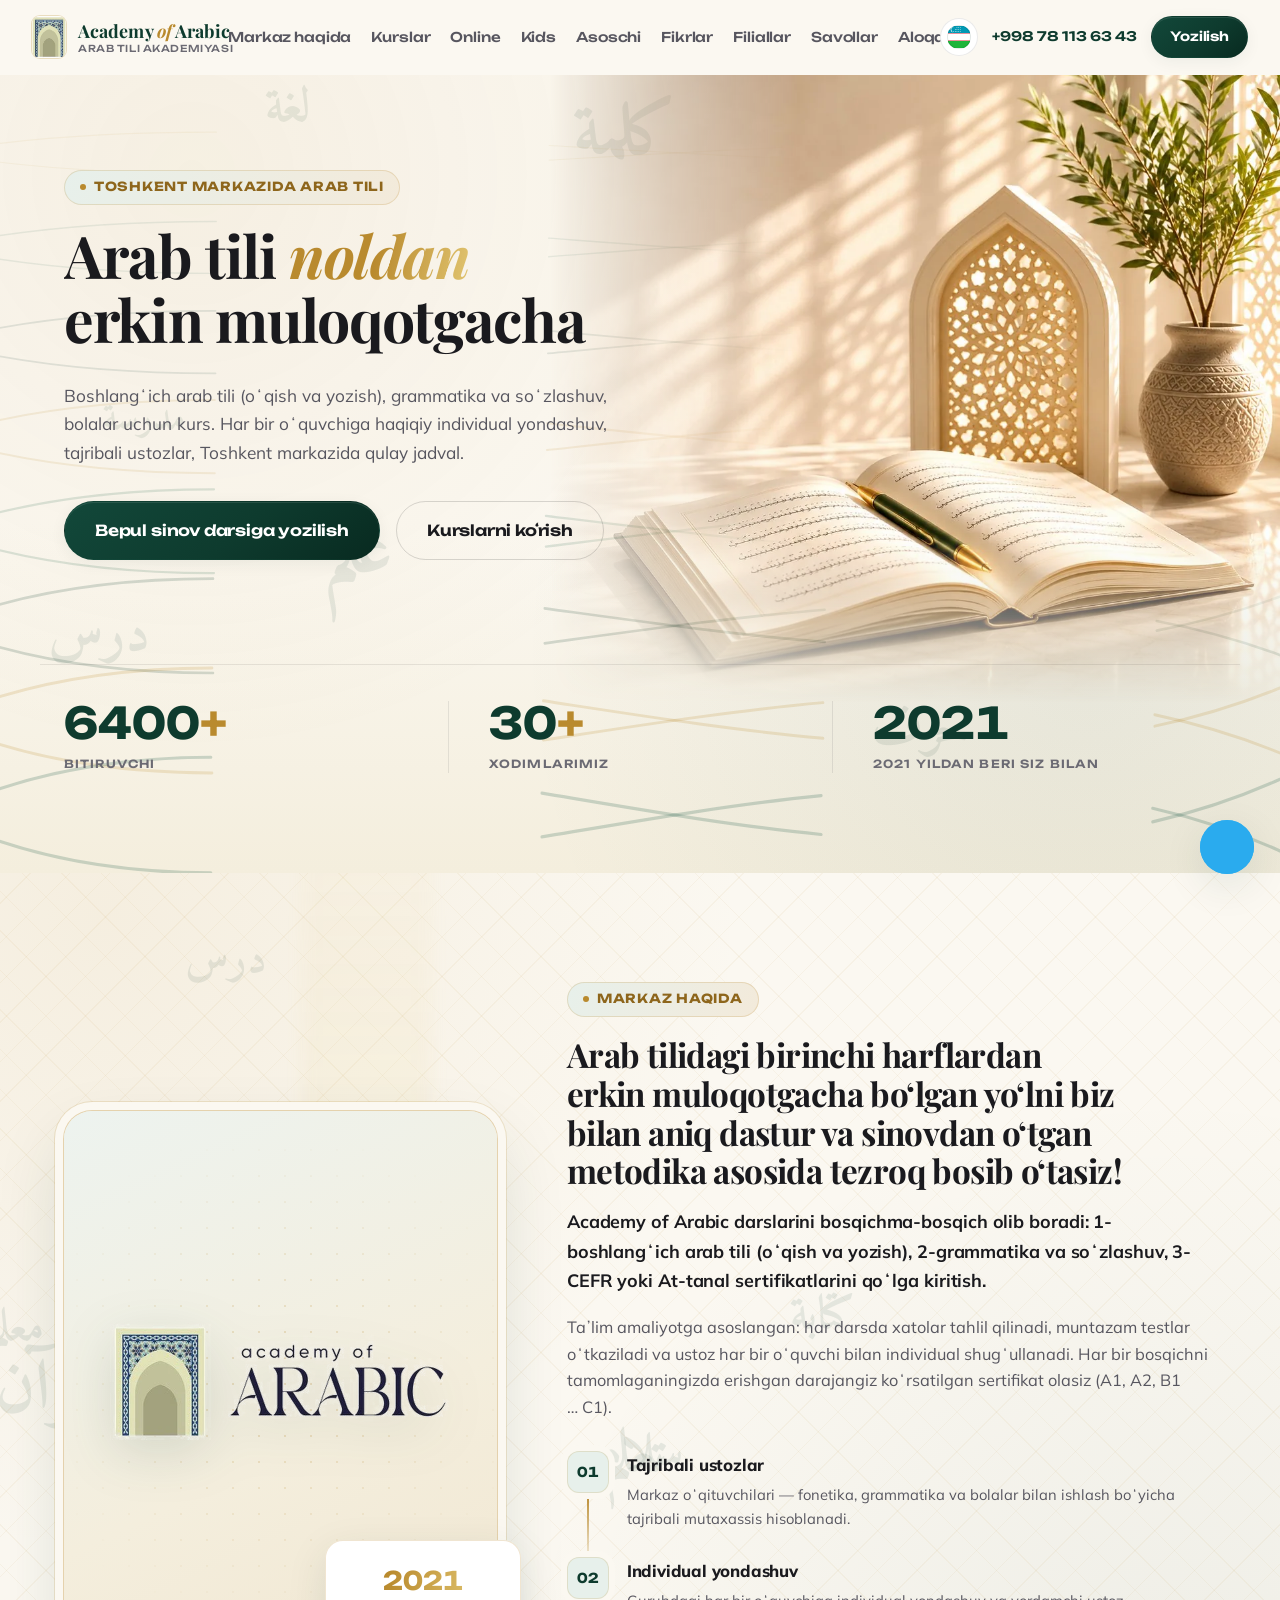
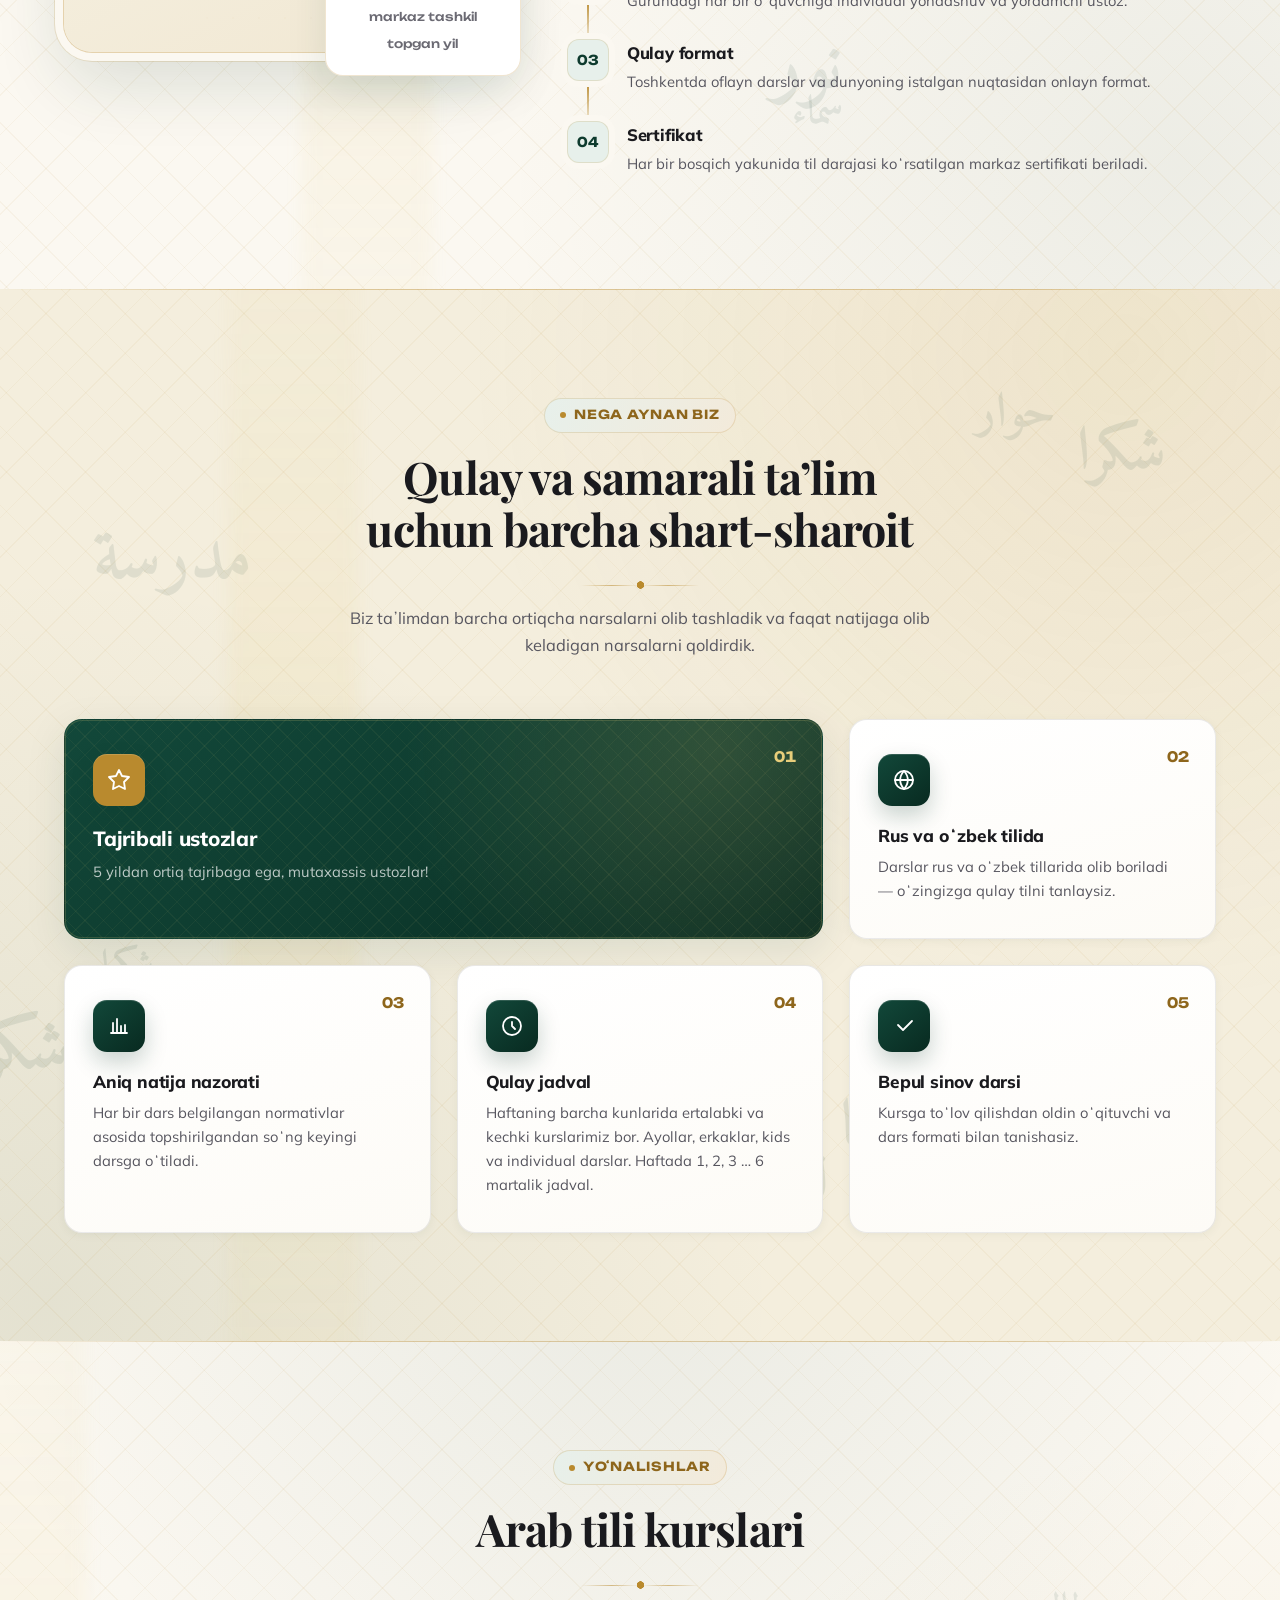
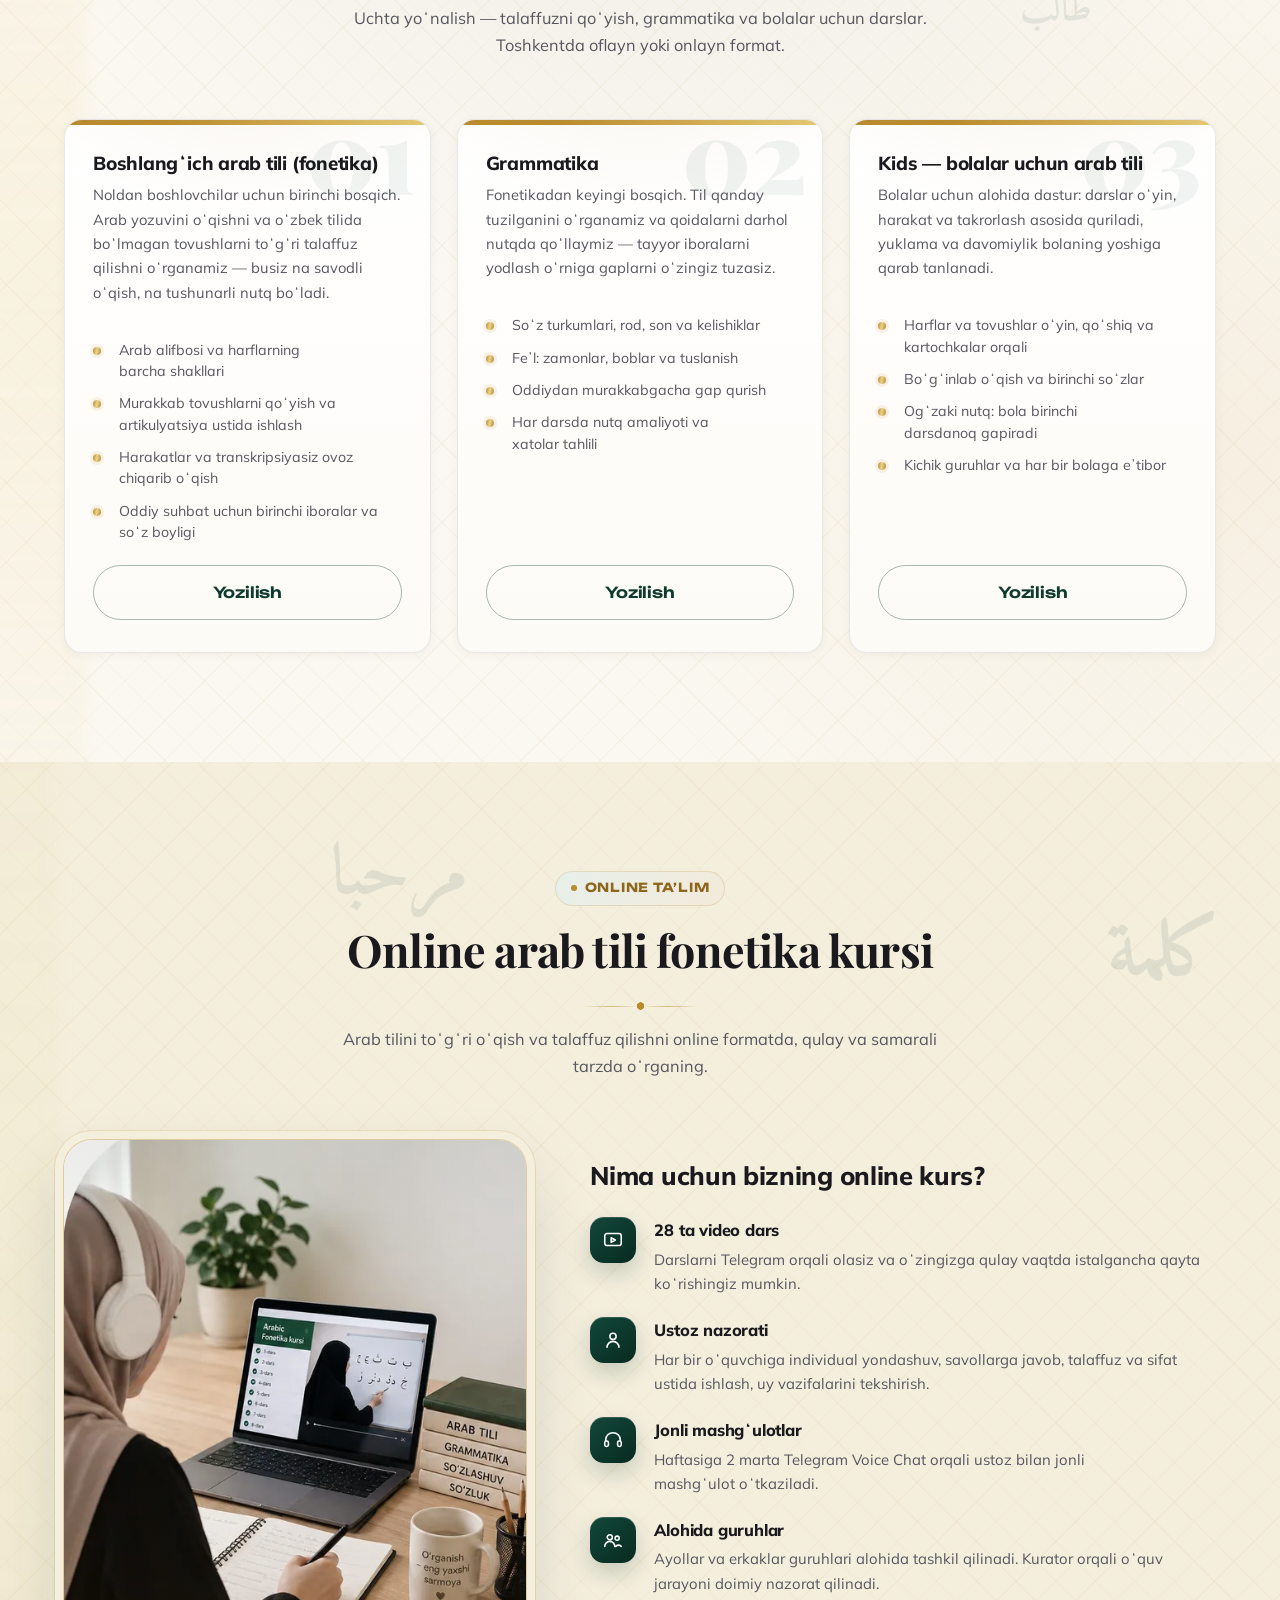
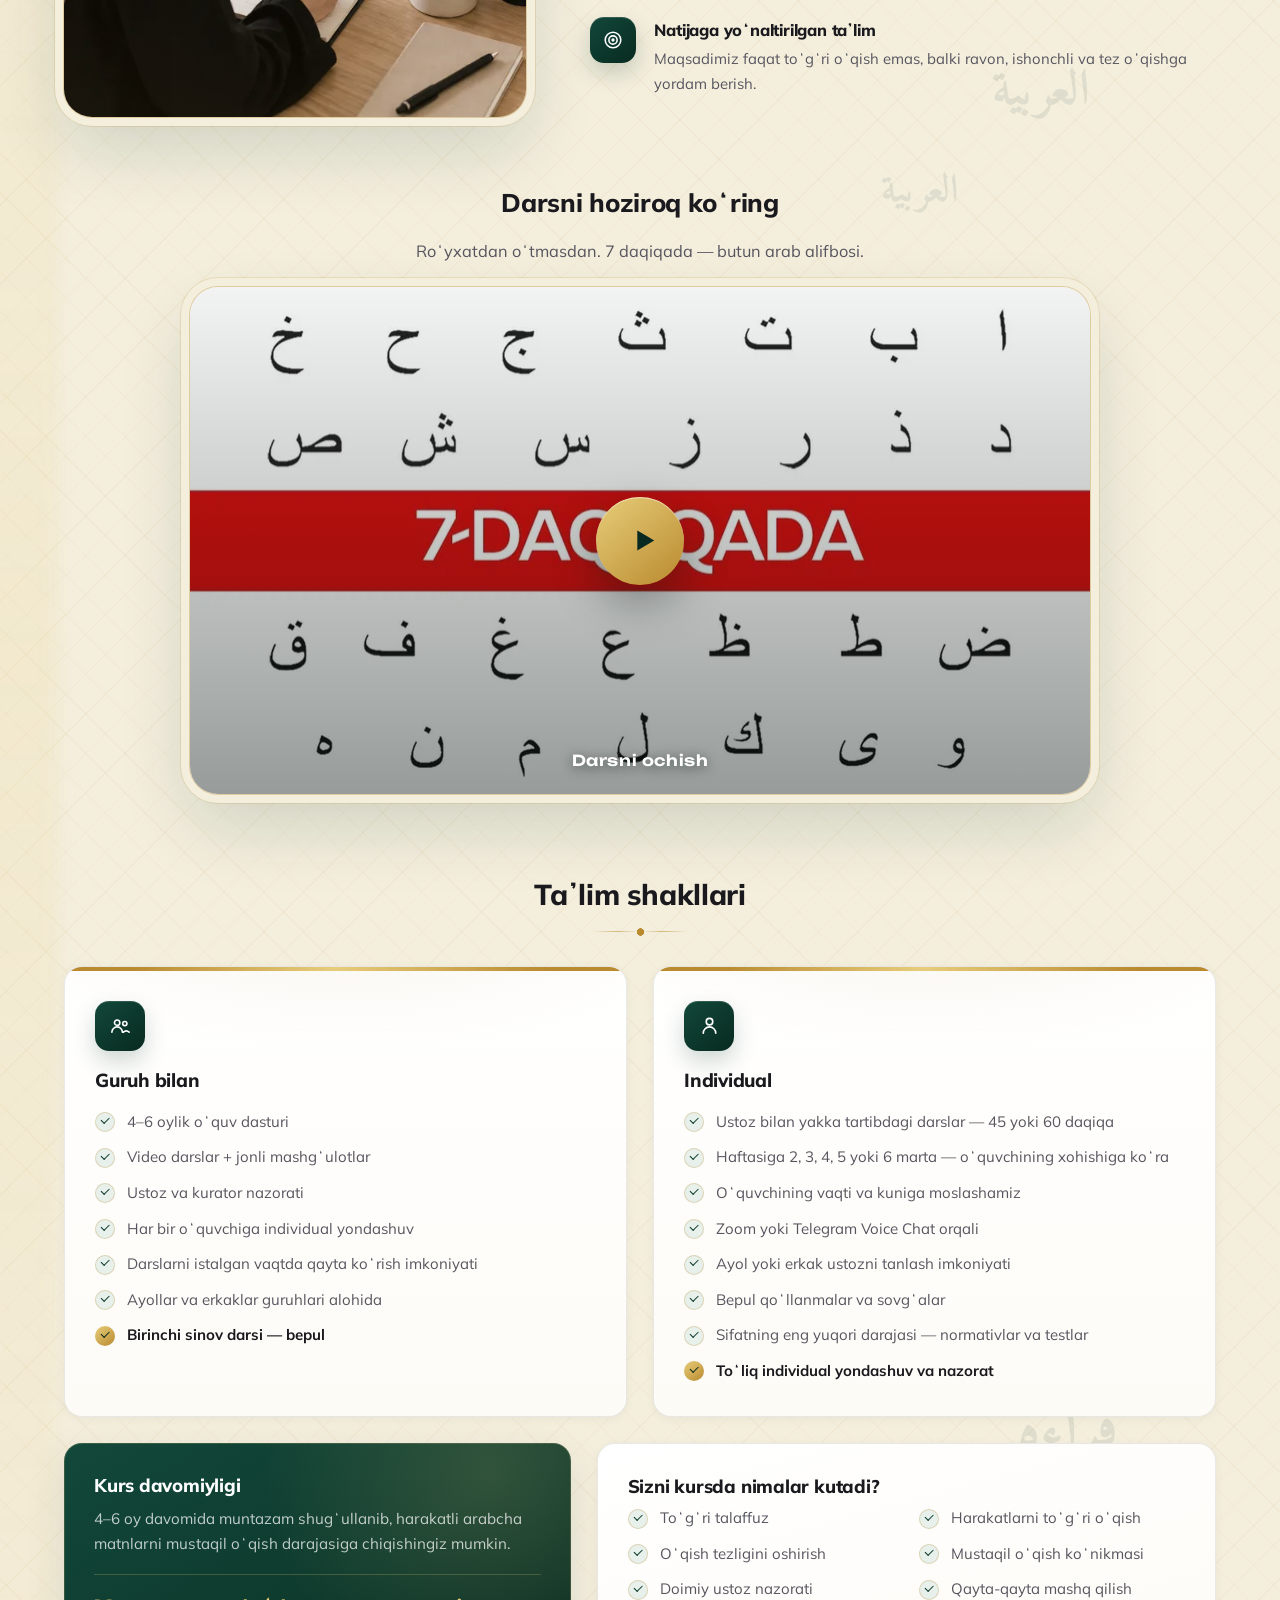
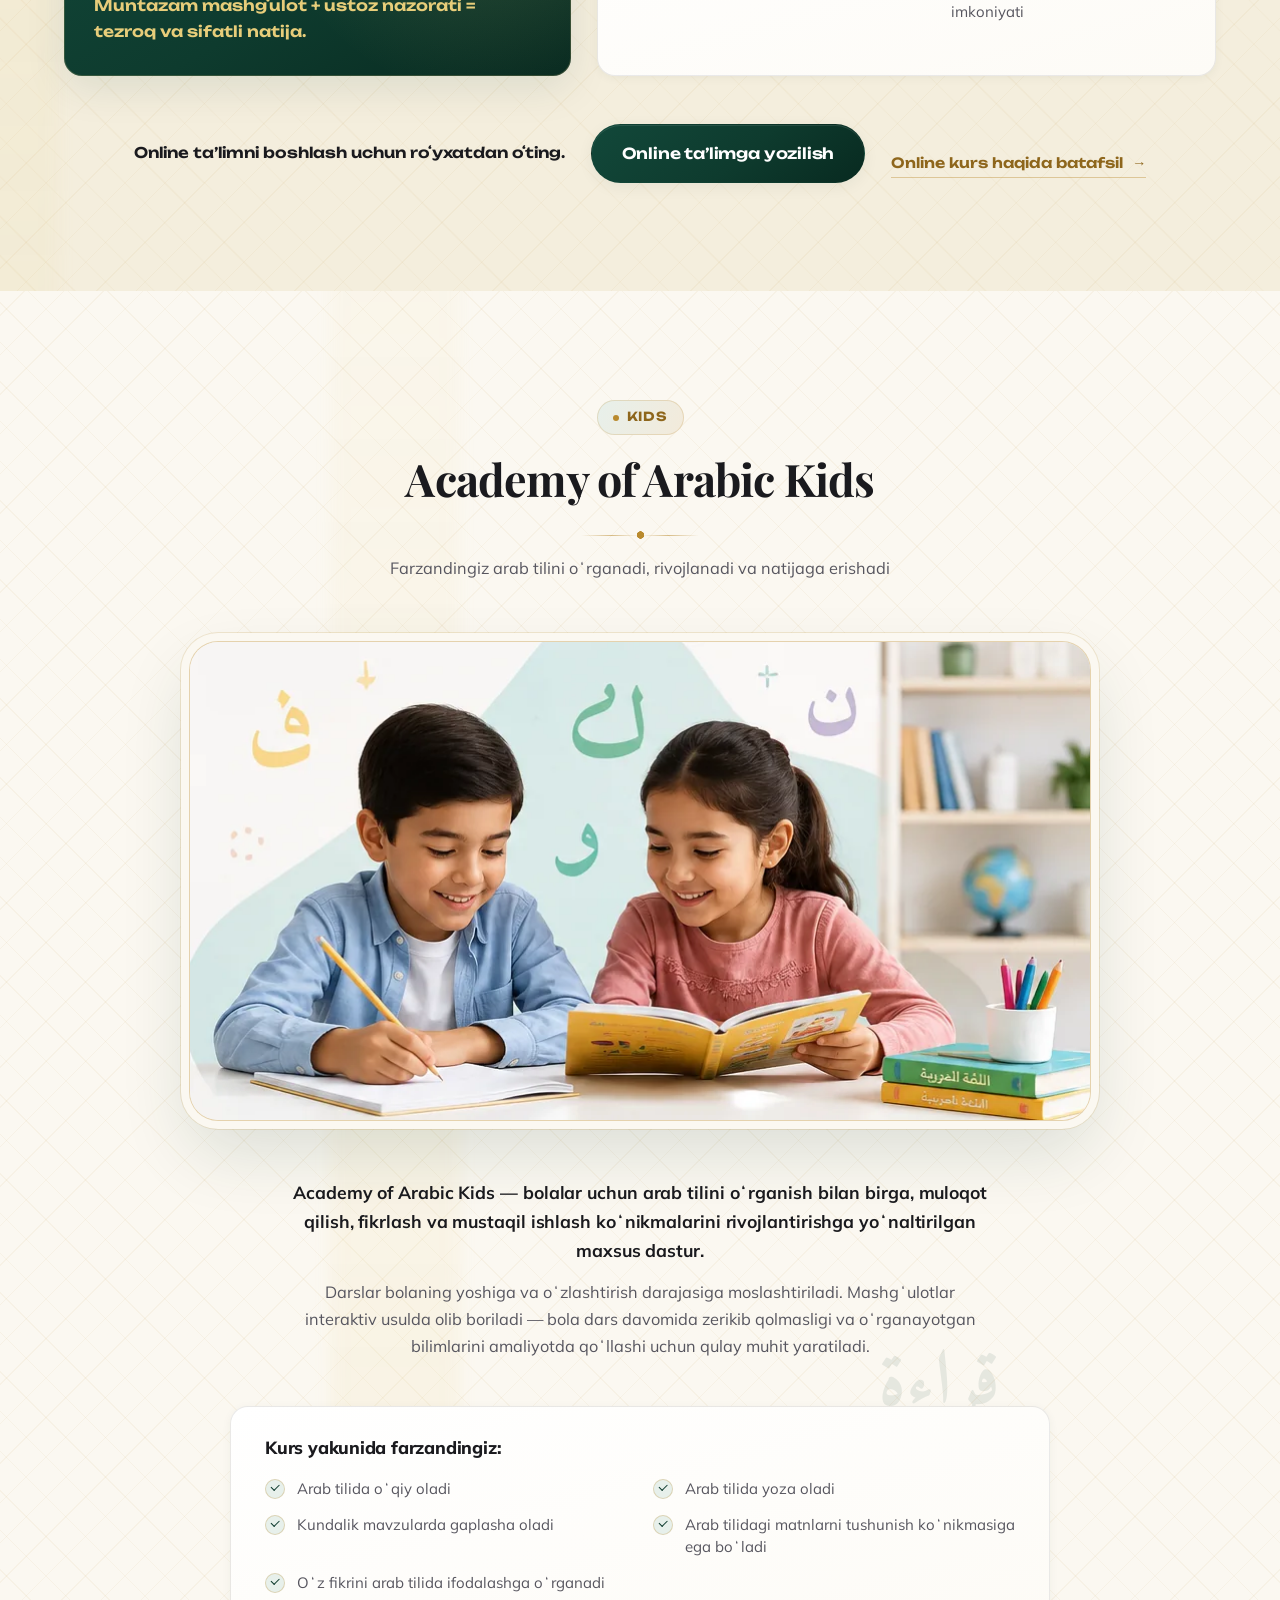
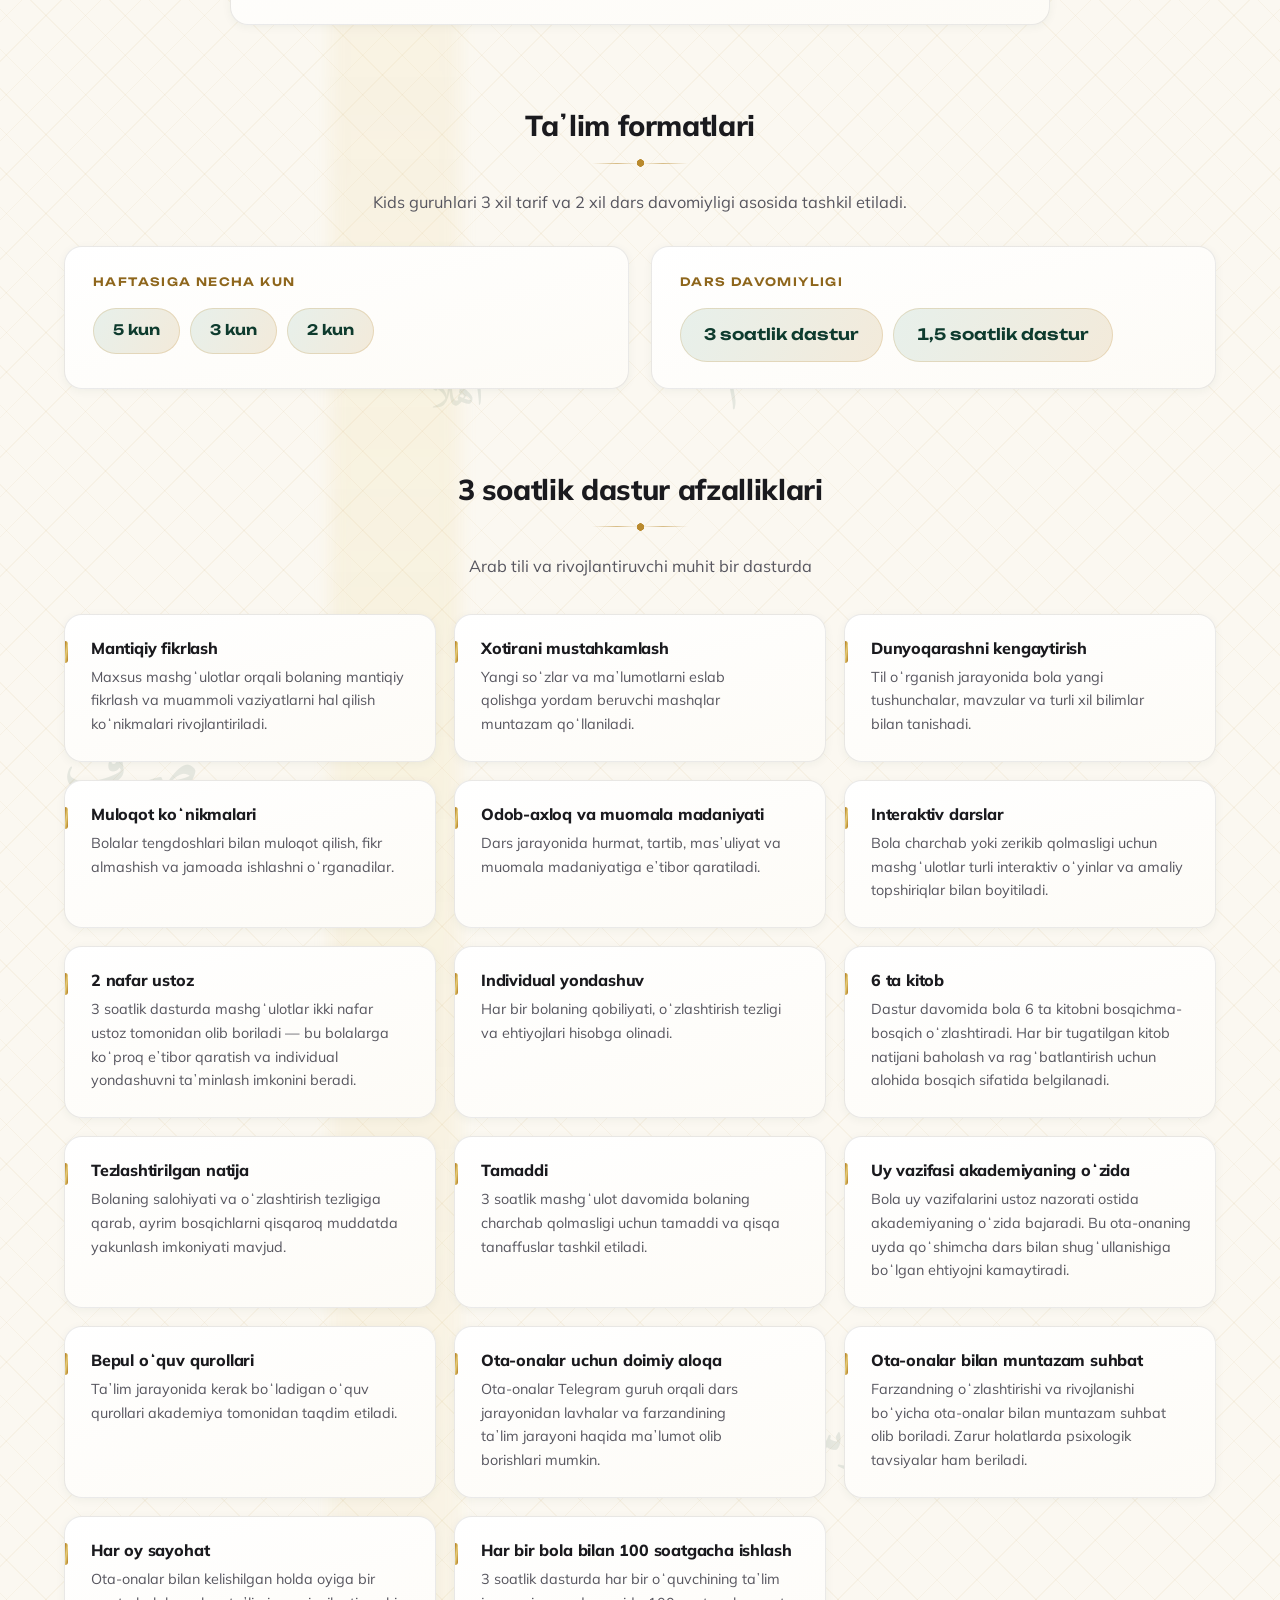
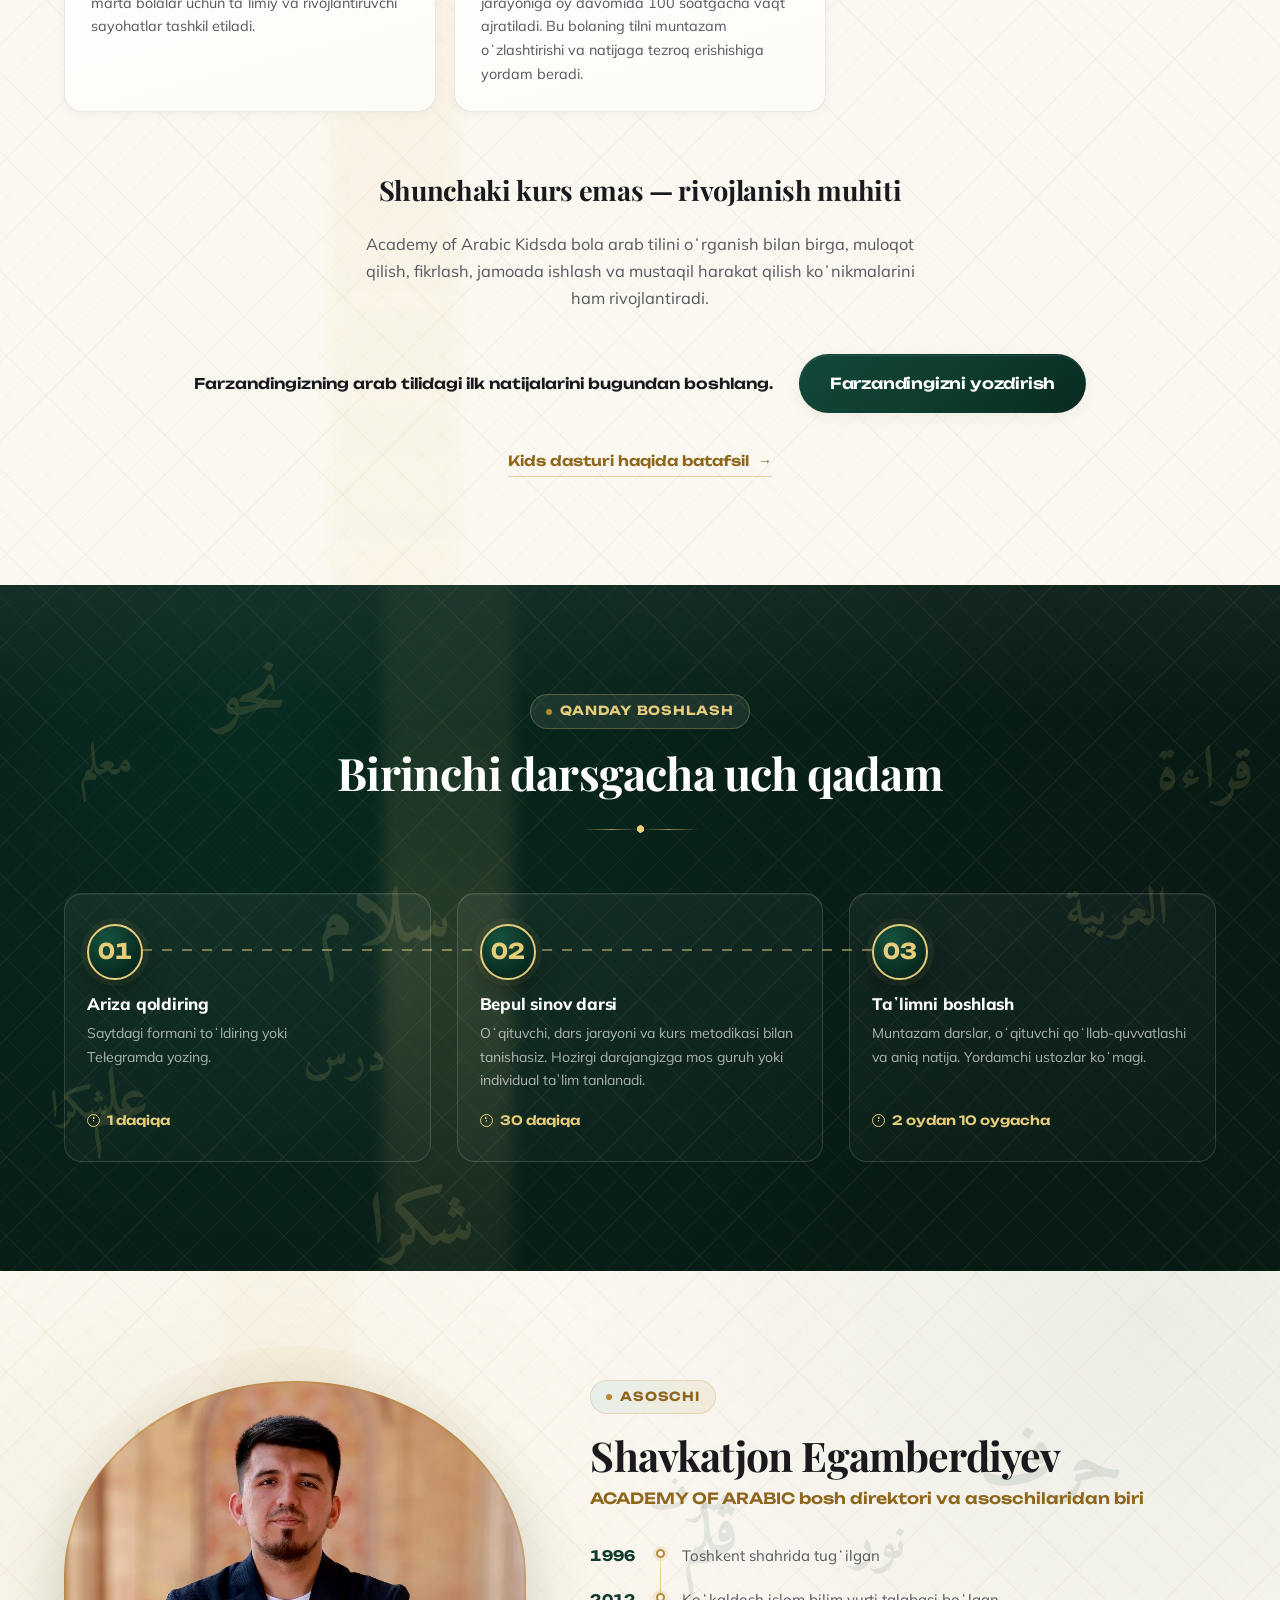
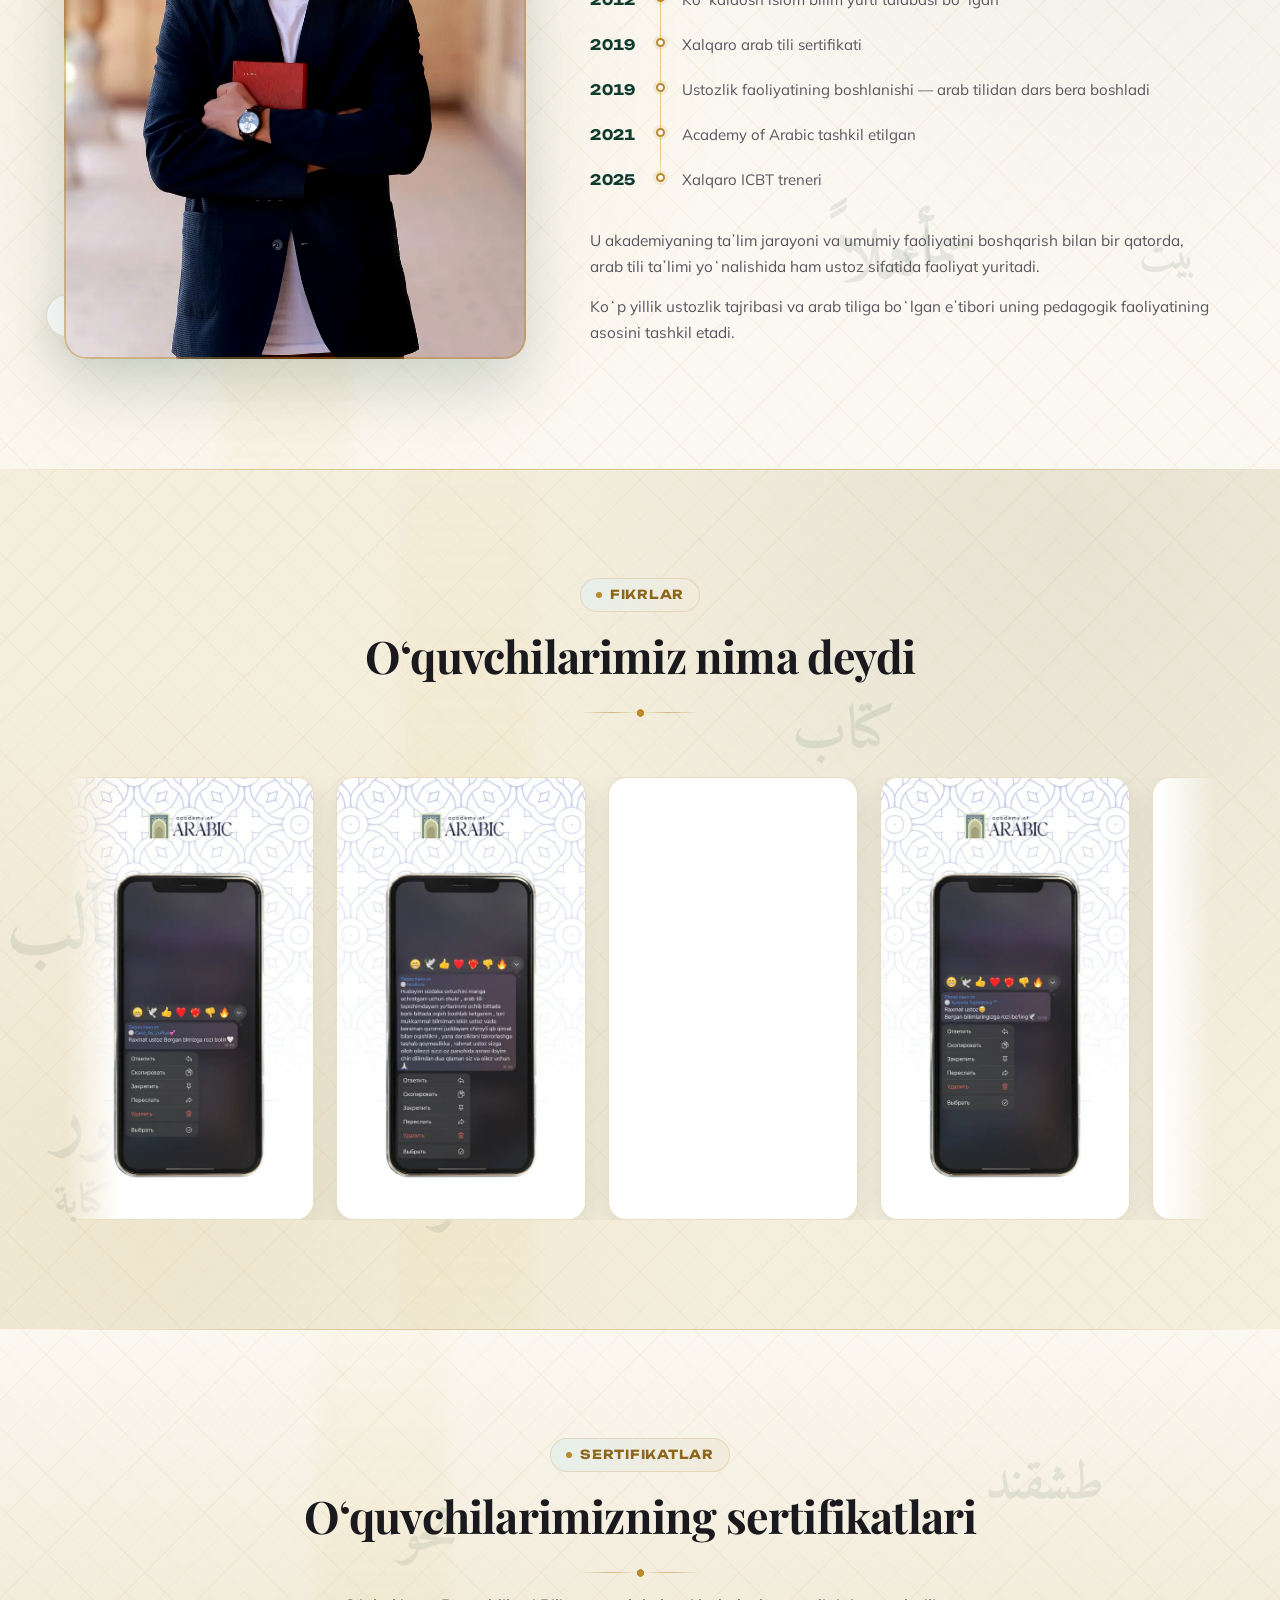
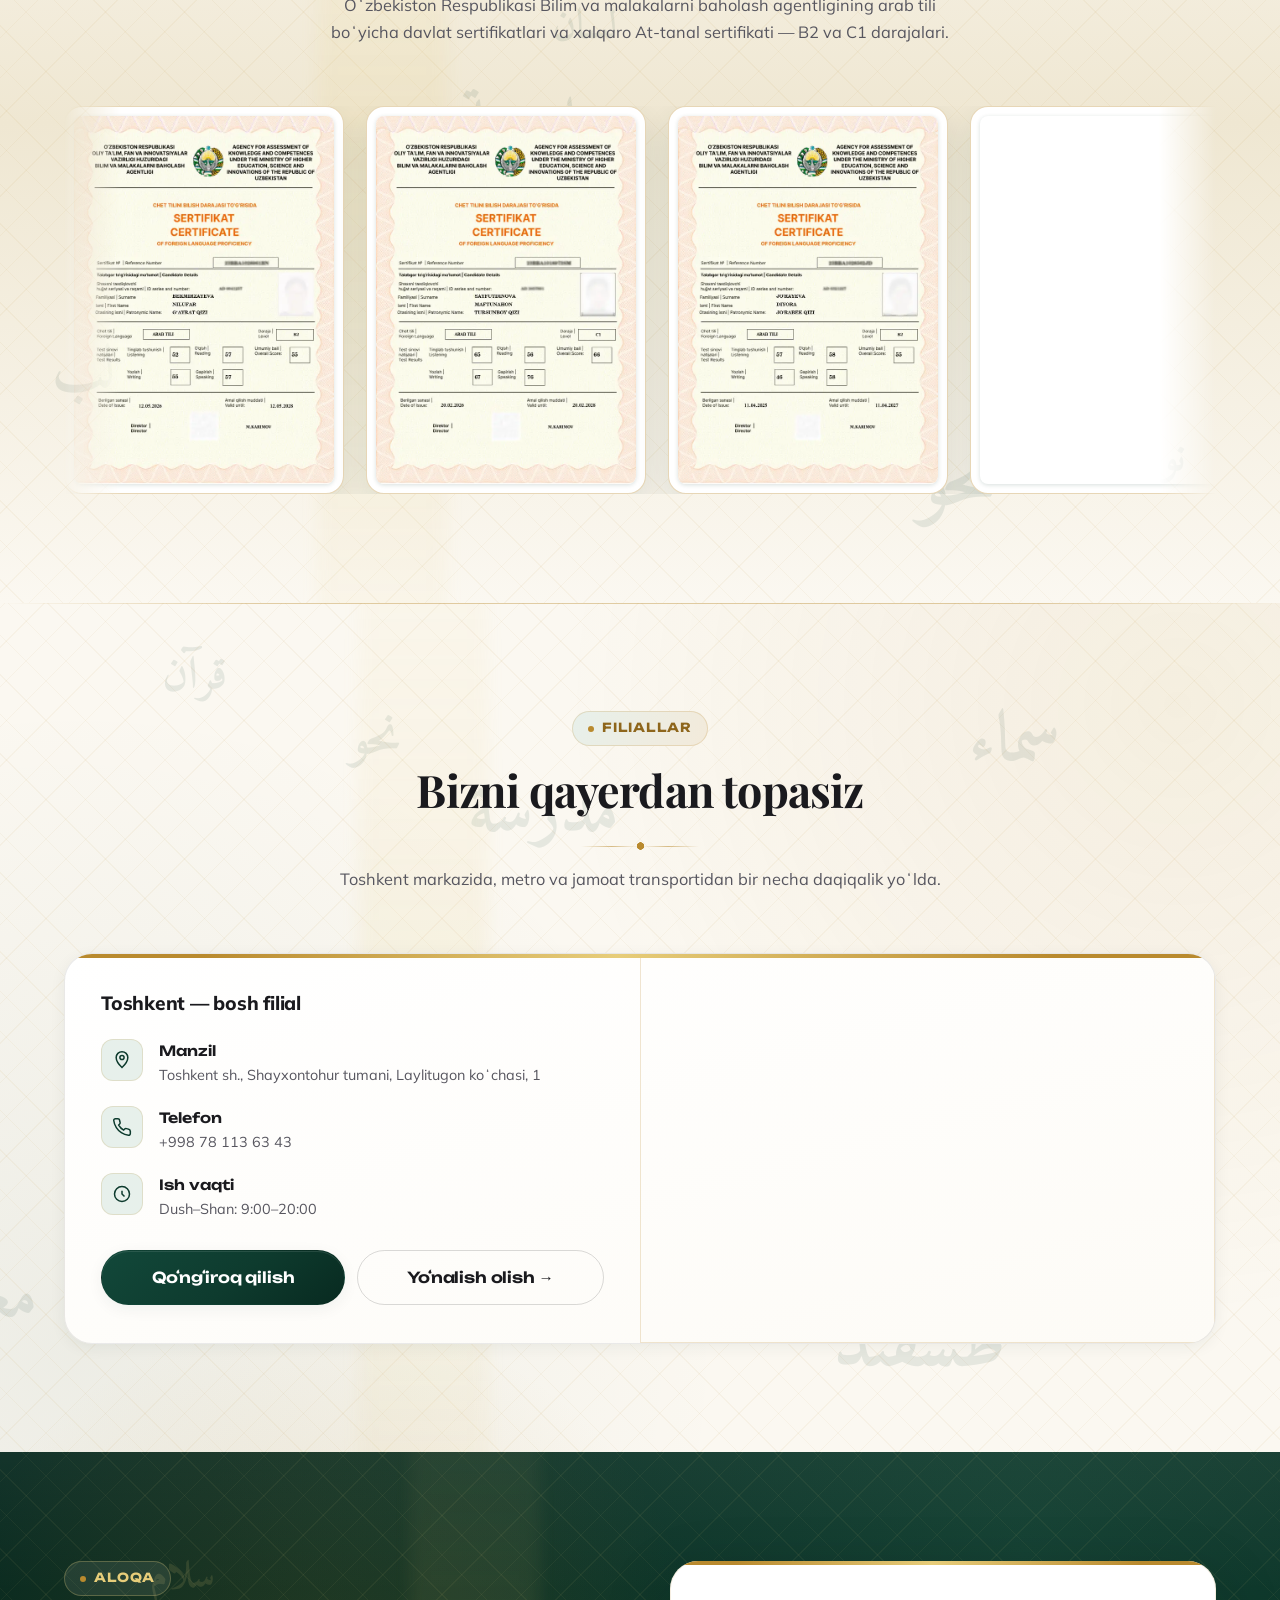
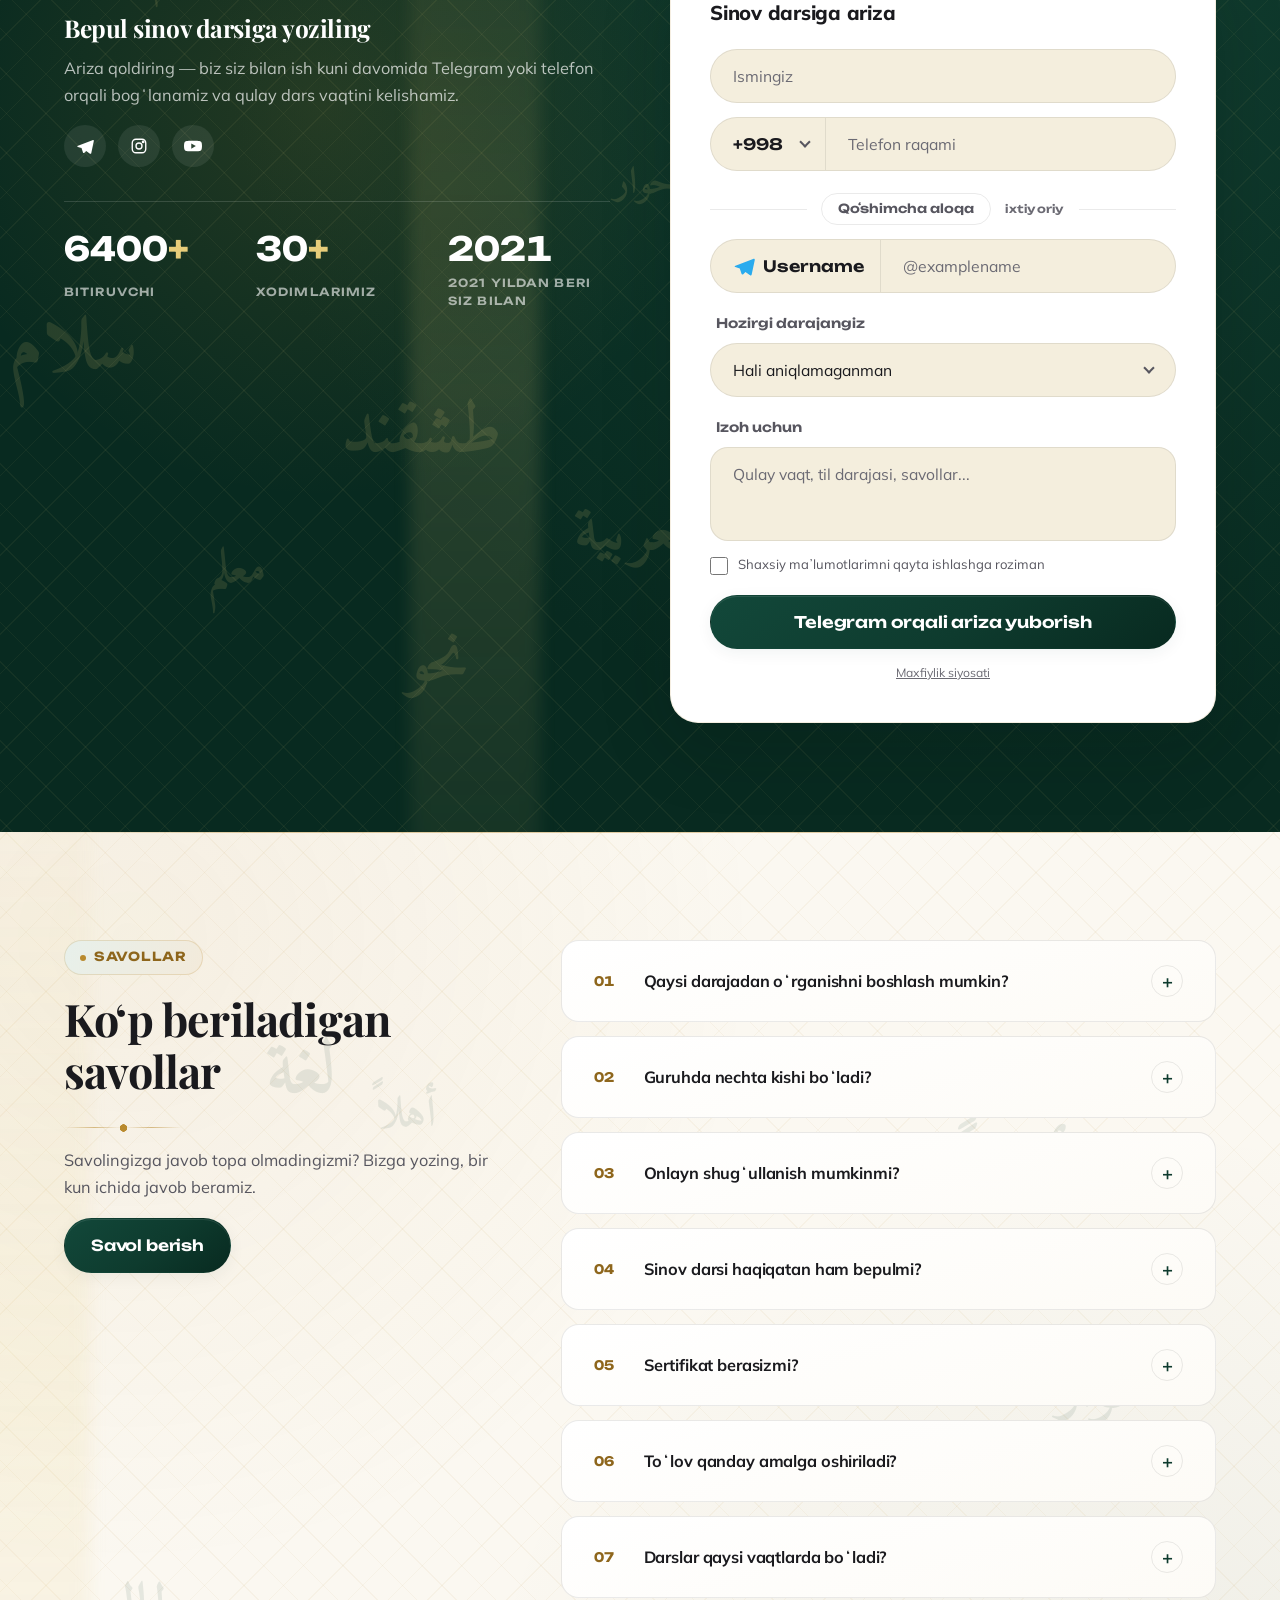
<file: .backup-2026-09-27/index.html>
<!DOCTYPE html>

<html dir="ltr" lang="uz">
<head>
<meta charset="utf-8"/>
<meta content="width=device-width, initial-scale=1.0" name="viewport"/>
<title>Arab tili kurslari Toshkentda — Academy of Arabic</title>
<meta content="Toshkentda arab tili kurslari: fonetika, grammatika, bolalar uchun Kids va online taʼlim. Davlat ruhsatnomasi, 6400+ bitiruvchi. Birinchi dars bepul." name="description"/>
<meta content="arab tili, arab akademiyasi, arab tili akademiyasi, arab tili kurslari, toshkentda arab tili, arab tili oʻrganish, academy of arabic, fonetika, grammatika, kids arab tili" name="keywords"/>
<meta content="Academy of Arabic" property="og:site_name"/>
<meta content="Arab tili kurslari Toshkentda — Academy of Arabic" property="og:title"/>
<meta content="Fonetika, grammatika va bolalar uchun arab tili kurslari. Har bir oʻquvchiga individual yondashuv. Bepul sinov darsiga yoziling!" property="og:description"/>
<meta content="website" property="og:type"/>
<meta content="https://academy-of-arabic.uz/" property="og:url"/>
<meta content="https://academy-of-arabic.uz/assets/og-cover.jpg" property="og:image"/>
<meta content="1200" property="og:image:width"/>
<meta content="630" property="og:image:height"/>
<meta content="Academy of Arabic — arab tili akademiyasi Toshkentda" property="og:image:alt"/>
<meta content="uz_UZ" property="og:locale"/>
<meta content="summary_large_image" name="twitter:card"/>
<meta content="Arab tili kurslari Toshkentda — Academy of Arabic" name="twitter:title"/>
<meta content="Fonetika, grammatika va bolalar uchun arab tili kurslari. Bepul sinov darsiga yoziling!" name="twitter:description"/>
<meta content="https://academy-of-arabic.uz/assets/og-cover.jpg" name="twitter:image"/>
<meta content="UZ-TK" name="geo.region"/>
<meta content="Toshkent" name="geo.placename"/>
<meta content="41.3231156;69.2299471" name="geo.position"/>
<meta content="41.3231156, 69.2299471" name="ICBM"/>
<!-- Google reads the sizes it is given and prefers a square multiple of
     48; /favicon.ico is its documented fallback and lives at the root. -->
<link href="/favicon.ico?v=b4f56022de" rel="icon" sizes="16x16 32x32 48x48"/>
<link href="/assets/favicon-96.png?v=634ba7b935" rel="icon" sizes="96x96" type="image/png"/>
<link href="/assets/favicon-192.png?v=8e1a1da3ba" rel="icon" sizes="192x192" type="image/png"/>
<link href="/assets/apple-touch-icon.png?v=5cd60ec1dc" rel="apple-touch-icon" sizes="180x180"/>
<link href="/site.webmanifest" rel="manifest"/>
<meta content="#0E3B2E" name="theme-color"/>
<script type="application/ld+json">{
  "@context": "https://schema.org",
  "@graph": [
    {
      "@type": [
        "EducationalOrganization",
        "LocalBusiness"
      ],
      "@id": "https://academy-of-arabic.uz/#org",
      "name": "Academy of Arabic",
      "alternateName": [
        "Arab tili akademiyasi",
        "Arab Akademiyasi",
        "Arab tili oʻquv markazi",
        "Академия арабского языка"
      ],
      "url": "https://academy-of-arabic.uz/",
      "logo": "https://academy-of-arabic.uz/assets/logo-full.png",
      "image": "https://academy-of-arabic.uz/assets/og-cover.jpg",
      "description": "Toshkentdagi arab tili akademiyasi. Fonetika, grammatika va bolalar uchun arab tili kurslari.",
      "foundingDate": "2021",
      "address": {
        "@type": "PostalAddress",
        "streetAddress": "Laylitugon koʻchasi, 1",
        "addressLocality": "Toshkent",
        "addressSubLocality": "Shayxontohur tumani",
        "addressRegion": "Toshkent",
        "postalCode": "100001",
        "addressCountry": "UZ"
      },
      "geo": {
        "@type": "GeoCoordinates",
        "latitude": 41.3231156,
        "longitude": 69.2299471
      },
      "hasMap": "https://maps.app.goo.gl/5DndJWrEiPE9XPqY8",
      "telephone": "+998781136343",
      "areaServed": {
        "@type": "City",
        "name": "Toshkent"
      },
      "openingHoursSpecification": [
        {
          "@type": "OpeningHoursSpecification",
          "dayOfWeek": [
            "Monday",
            "Tuesday",
            "Wednesday",
            "Thursday",
            "Friday",
            "Saturday"
          ],
          "opens": "09:00",
          "closes": "20:00"
        }
      ],
      "sameAs": [
        "https://t.me/academy_arabic",
        "https://instagram.com/academy_arabic",
        "https://www.youtube.com/@Academyofarabic"
      ],
      "knowsLanguage": [
        "ar",
        "uz",
        "ru"
      ],
      "founder": {
        "@id": "https://academy-of-arabic.uz/#director"
      },
      "employee": {
        "@id": "https://academy-of-arabic.uz/#director"
      }
    },
    {
      "@type": "WebSite",
      "@id": "https://academy-of-arabic.uz/#website",
      "url": "https://academy-of-arabic.uz/",
      "name": "Academy of Arabic",
      "inLanguage": "uz",
      "publisher": {
        "@id": "https://academy-of-arabic.uz/#org"
      }
    },
    {
      "@type": "ItemList",
      "name": "Arab tili kurslari",
      "itemListElement": [
        {
          "@type": "ListItem",
          "position": 1,
          "item": {
            "@type": "Course",
            "name": "Boshlangʻich arab tili (fonetika)",
            "description": "Arab tili tovushlari va talaffuzini qoʻyish — keyingi bosqichlar uchun asos.",
            "provider": {
              "@id": "https://academy-of-arabic.uz/#org"
            },
            "inLanguage": [
              "uz",
              "ru",
              "ar"
            ],
            "educationalLevel": "Beginner",
            "hasCourseInstance": {
              "@type": "CourseInstance",
              "courseMode": [
                "Onsite",
                "Online"
              ],
              "location": {
                "@id": "https://academy-of-arabic.uz/#org"
              }
            }
          }
        },
        {
          "@type": "ListItem",
          "position": 2,
          "item": {
            "@type": "Course",
            "name": "Grammatika",
            "description": "Til tuzilishi, qoidalar va gap qurish amaliyoti.",
            "provider": {
              "@id": "https://academy-of-arabic.uz/#org"
            },
            "inLanguage": [
              "uz",
              "ru",
              "ar"
            ],
            "educationalLevel": "Intermediate",
            "hasCourseInstance": {
              "@type": "CourseInstance",
              "courseMode": [
                "Onsite",
                "Online"
              ],
              "location": {
                "@id": "https://academy-of-arabic.uz/#org"
              }
            }
          }
        },
        {
          "@type": "ListItem",
          "position": 3,
          "item": {
            "@type": "Course",
            "name": "Kids — bolalar uchun arab tili",
            "description": "3–12 yoshdagi bolalar uchun arab tili; dars soati va chastotasi tanlanadi.",
            "provider": {
              "@id": "https://academy-of-arabic.uz/#org"
            },
            "inLanguage": [
              "uz",
              "ru",
              "ar"
            ],
            "educationalLevel": "Beginner",
            "hasCourseInstance": {
              "@type": "CourseInstance",
              "courseMode": [
                "Onsite",
                "Online"
              ],
              "location": {
                "@id": "https://academy-of-arabic.uz/#org"
              }
            }
          }
        },
        {
          "@type": "ListItem",
          "position": 4,
          "item": {
            "@type": "Course",
            "name": "Online arab tili fonetika kursi",
            "description": "Arab tilini toʻgʻri oʻqish va talaffuz qilish boʻyicha online kurs: 28 ta video dars, haftasiga 2 marta jonli mashgʻulot va ustoz nazorati.",
            "provider": {
              "@id": "https://academy-of-arabic.uz/#org"
            },
            "inLanguage": [
              "uz",
              "ru",
              "ar"
            ],
            "educationalLevel": "Beginner",
            "hasCourseInstance": {
              "@type": "CourseInstance",
              "courseMode": "Online",
              "courseWorkload": "PT2H"
            }
          }
        }
      ]
    },
    {
      "@type": "FAQPage",
      "@id": "https://academy-of-arabic.uz/#faq",
      "mainEntity": [
        {
          "@type": "Question",
          "name": "Qaysi darajadan oʻrganishni boshlash mumkin?",
          "acceptedAnswer": {
            "@type": "Answer",
            "text": "Noldan — oʻquvchilarimizning aksariyati arab tili boʻyicha bazaviy bilimsiz boshlaydi. Sinov darsida boshlangʻich darajangizni aniqlaymiz va mos guruh tanlaymiz."
          }
        },
        {
          "@type": "Question",
          "name": "Guruhda nechta kishi boʻladi?",
          "acceptedAnswer": {
            "@type": "Answer",
            "text": "Guruhda 20 nafardan koʻp boʻlmaydi — bu oʻqituvchiga har biriga eʼtibor berish va har darsda nutqni mashq qilish imkonini beradi."
          }
        },
        {
          "@type": "Question",
          "name": "Onlayn shugʻullanish mumkinmi?",
          "acceptedAnswer": {
            "@type": "Answer",
            "text": "Ha, markazimizda Toshkentda oflayn darslar ham, boshqa shahar va davlatlardagi oʻquvchilar uchun onlayn format ham mavjud."
          }
        },
        {
          "@type": "Question",
          "name": "Sinov darsi haqiqatan ham bepulmi?",
          "acceptedAnswer": {
            "@type": "Answer",
            "text": "Ha, birinchi dars bepul va hech narsaga majburlamaydi — kursga toʻlov qilishdan oldin format va oʻqituvchini baholab koʻrasiz."
          }
        },
        {
          "@type": "Question",
          "name": "Sertifikat berasizmi?",
          "acceptedAnswer": {
            "@type": "Answer",
            "text": "Kurs yakunida har bir oʻquvchi oʻtilgan daraja va soatlar soni koʻrsatilgan markaz sertifikatini oladi."
          }
        },
        {
          "@type": "Question",
          "name": "Toʻlov qanday amalga oshiriladi?",
          "acceptedAnswer": {
            "@type": "Answer",
            "text": "Toʻlov bepul sinov darsidan soʻng, oylik asosda amalga oshiriladi. Individual format uchun alohida darslar boʻyicha toʻlov ham mavjud."
          }
        },
        {
          "@type": "Question",
          "name": "Darslar qaysi vaqtlarda boʻladi?",
          "acceptedAnswer": {
            "@type": "Answer",
            "text": "Markaz dushanbadan shanbagacha, soat 9:00 dan 20:00 gacha ishlaydi. Ertalabki, kechki va shanba kuni guruhlari bor — sinov darsida sizga qulay vaqtni tanlaymiz."
          }
        },
        {
          "@type": "Question",
          "name": "Bolalarni necha yoshdan qabul qilasiz?",
          "acceptedAnswer": {
            "@type": "Answer",
            "text": "Kids kursi 3 yoshdan 12 yoshgacha boʻlgan bolalar uchun moʻljallangan. Kattalar uchun fonetika va grammatika guruhlarida yosh chegarasi yoʻq."
          }
        },
        {
          "@type": "Question",
          "name": "Oʻquv markaz davlat ruhsatnomasi (litsenziya)ga egami?",
          "acceptedAnswer": {
            "@type": "Answer",
            "text": "Ha. Academy of Arabic NTM Vazirlar Mahkamasi huzuridagi Taʼlim sifatini nazorat qilish davlat inspeksiyasi tomonidan roʻyxatga olingan: 09.12.2021-yildagi №016923 tasdiqnoma, reestr raqami X-174389. Hujjatning ikkala sahifasi quyida keltirilgan — kattalashtirib koʻrish uchun rasm ustiga bosing."
          }
        }
      ]
    },
    {
      "@type": "Person",
      "@id": "https://academy-of-arabic.uz/#director",
      "name": "Shavkatjon Egamberdiyev",
      "jobTitle": "Asoschi va bosh direktor",
      "birthDate": "1996",
      "worksFor": {
        "@id": "https://academy-of-arabic.uz/#org"
      },
      "knowsLanguage": [
        "ar",
        "uz",
        "ru"
      ],
      "image": "https://academy-of-arabic.uz/assets/director.jpg"
    }
  ]
}</script>
<!-- The faces are served from this origin, cut to the subsets the four
     languages use; they were a render-blocking round trip to a third party
     before a word could be painted. Regenerate with tools/build-fonts.py.
     The three preloads are swapped per language by tools/build-langs.py. -->
<link as="font" crossorigin="" href="/assets/fonts/playfair-display-latin-wght-normal.woff2" rel="preload" type="font/woff2"/>
<link as="font" crossorigin="" href="/assets/fonts/mulish-latin-wght-normal.woff2" rel="preload" type="font/woff2"/>
<link as="font" crossorigin="" href="/assets/fonts/unbounded-latin-wght-normal.woff2" rel="preload" type="font/woff2"/>
<link href="/css/fonts.css?v=d1df4e11bb" rel="stylesheet"/>
<!-- ?v= is bumped whenever these files change: Pages serves them with a
     10-minute cache, so without it a visitor can get new markup with a
     stale stylesheet and the layout breaks -->
<link href="/css/style.css?v=571b0b9cf4" rel="stylesheet"/>
<meta content="ru_RU" property="og:locale:alternate"/><meta content="ar_AR" property="og:locale:alternate"/><meta content="en_US" property="og:locale:alternate"/><link href="https://academy-of-arabic.uz/" rel="canonical"/></head>
<body>
<div aria-hidden="true" class="pattern-overlay"></div>
<!-- ===== HEADER ===== -->
<header class="site-header" id="siteHeader">
<div class="container header-inner">
<a class="brand" href="#home">
<span aria-hidden="true" class="brand-mark" data-logo-icon=""></span>
<span class="brand-text">
<span class="brand-title">Academy <em>of</em> Arabic</span>
<span class="brand-sub" data-i18n="nav.tagline">Arab tili akademiyasi</span>
</span>
</a>
<nav class="main-nav" id="mainNav">
<a data-i18n="nav.about" href="#about">Markaz haqida</a>
<a data-i18n="nav.courses" href="#courses">Kurslar</a>
<a data-i18n="nav.online" href="#online">Online</a>
<a data-i18n="nav.kids" href="#kids">Kids</a>
<a data-i18n="nav.director" href="#director">Asoschi</a>
<a data-i18n="nav.reviews" href="#reviews">Fikrlar</a>
<a data-i18n="nav.branches" href="#branches">Filiallar</a>
<a data-i18n="nav.faq" href="#faq">Savollar</a>
<a data-i18n="nav.contact" href="#contact">Aloqa</a>
<a class="btn btn-primary nav-cta-mobile" data-i18n="nav.cta" data-open-booking="" href="#contact">Yozilish</a>
</nav>
<div class="header-actions">
<div class="lang-switch" id="langSwitch">
<button aria-expanded="false" aria-haspopup="true" aria-label="Til / Language" class="lang-current" id="langCurrent" type="button">
<span aria-hidden="true" class="flag flag-uz"></span>
</button>
<ul class="lang-menu" id="langMenu" role="menu">
<li role="none"><a class="lang-btn" data-lang="uz" href="/" hreflang="uz" role="menuitem"><span aria-hidden="true" class="flag flag-uz"></span>Oʻzbek</a></li>
<li role="none"><a class="lang-btn" data-lang="ru" href="/ru/" hreflang="ru" role="menuitem"><span aria-hidden="true" class="flag flag-ru"></span>Русский</a></li>
<li role="none"><a class="lang-btn" data-lang="en" href="/en/" hreflang="en" role="menuitem"><span aria-hidden="true" class="flag flag-en"></span>English</a></li>
<li role="none"><a class="lang-btn" data-lang="ar" href="/ar/" hreflang="ar" role="menuitem"><span aria-hidden="true" class="flag flag-ar"></span>العربية</a></li>
</ul>
</div>
<a class="header-phone" href="tel:+998781136343">+998 78 113 63 43</a>
<a class="btn btn-primary btn-sm" data-i18n="nav.cta" data-open-booking="" href="#contact">Yozilish</a>
<button aria-expanded="false" aria-label="Меню" class="burger" id="burgerBtn" type="button">
<span></span><span></span><span></span>
</button>
</div>
</div>
<div aria-hidden="true" class="scroll-progress" id="scrollProgress"></div>
</header>
<main id="home">
<!-- ===== HERO ===== -->
<section class="hero">
<div class="hero-media">
<picture>
<source sizes="(max-width: 640px) 100vw, (max-width: 1024px) 70vw, 1100px" srcset="/assets/hero-photo-550.webp 550w, /assets/hero-photo-800.webp 800w, /assets/hero-photo-1100.webp 1100w" type="image/webp"/>
<img alt="" class="hero-photo" fetchpriority="high" height="1100" src="/assets/hero-photo.jpg" width="1100"/>
</picture>
</div>
<div class="container hero-inner">
<div class="hero-copy reveal">
<span class="tag" data-i18n="hero.badge">Toshkent markazida arab tili</span>
<h1 class="hero-title">
<span data-i18n-words="hero.title1">Arab tili</span>
<span class="accent" data-i18n-words="hero.title2">noldan</span>
<span data-i18n-words="hero.title3">erkin muloqotgacha</span>
</h1>
<p class="hero-subtitle" data-i18n="hero.subtitle">Boshlangʻich arab tili (oʻqish va yozish), grammatika va soʻzlashuv, bolalar uchun kurs. Har bir oʻquvchiga haqiqiy individual yondashuv, tajribali ustozlar, Toshkent markazida qulay jadval.</p>
<div class="hero-actions">
<a class="btn btn-primary btn-lg" data-i18n="hero.ctaPrimary" data-open-booking="" href="#contact">Bepul sinov darsiga yozilish</a>
<a class="btn btn-ghost btn-lg" data-i18n="hero.ctaSecondary" href="#courses">Kurslarni koʻrish</a>
</div>
</div>
</div>
<div class="container hero-stats">
<div class="stat">
<span class="stat-num" data-count="6400">6400</span><span class="stat-plus">+</span>
<span class="stat-label" data-i18n="hero.statsStudents">bitiruvchi</span>
</div>
<div class="stat">
<span class="stat-num" data-count="30">30</span><span class="stat-plus">+</span>
<span class="stat-label" data-i18n="hero.statsTeachers">Xodimlarimiz</span>
</div>
<div class="stat">
<span class="stat-num">2021</span>
<span class="stat-label" data-i18n="hero.statsSince">2021 yildan beri siz bilan</span>
</div>
</div>
<div aria-hidden="true" class="hero-bg-pattern" id="heroBgPattern"></div>
</section>
<!-- ===== ABOUT ===== -->
<section class="section" id="about">
<div class="container about-grid">
<div class="about-visual reveal-scale">
<div class="about-frame">
<div class="about-frame-pattern"></div>
<picture>
<source srcset="/assets/logo-full.webp" type="image/webp"/>
<img alt="Academy of Arabic" class="about-logo" decoding="async" height="254" loading="lazy" src="/assets/logo-full.png" width="680"/>
</picture>
</div>
<div class="about-badge">
<span class="about-badge-num">2021</span>
<span data-i18n="about.badgeLabel">markaz tashkil topgan yil</span>
</div>
</div>
<div class="about-copy reveal">
<span class="tag" data-i18n="about.tag">Markaz haqida</span>
<h2 data-i18n="about.title">Arab tilidagi birinchi harflardan erkin muloqotgacha boʻlgan yoʻlni biz bilan aniq dastur va sinovdan oʻtgan metodika asosida tezroq bosib oʻtasiz!</h2>
<p class="lead" data-i18n="about.lead">Academy of Arabic darslarini bosqichma-bosqich olib boradi: 1-boshlangʻich arab tili (oʻqish va yozish), 2-grammatika va soʻzlashuv, 3-CEFR yoki At-tanal sertifikatlarini qoʻlga kiritish.</p>
<p data-i18n="about.text">Taʼlim amaliyotga asoslangan: har darsda xatolar tahlil qilinadi, muntazam testlar oʻtkaziladi va ustoz har bir oʻquvchi bilan individual shugʻullanadi. Har bir bosqichni tamomlaganingizda erishgan darajangiz koʻrsatilgan sertifikat olasiz (A1, A2, B1 … C1).</p>
<ul class="about-points">
<li>
<span class="point-ico">01</span>
<div><strong data-i18n="about.point1Title">Tajribali ustozlar</strong><p data-i18n="about.point1Desc">Markaz oʻqituvchilari — fonetika, grammatika va bolalar bilan ishlash boʻyicha tajribali mutaxassis hisoblanadi.</p></div>
</li>
<li>
<span class="point-ico">02</span>
<div><strong data-i18n="about.point2Title">Individual yondashuv</strong><p data-i18n="about.point2Desc">Guruhdagi har bir oʻquvchiga individual yondashuv va yordamchi ustoz.</p></div>
</li>
<li>
<span class="point-ico">03</span>
<div><strong data-i18n="about.point3Title">Qulay format</strong><p data-i18n="about.point3Desc">Toshkentda oflayn darslar va dunyoning istalgan nuqtasidan onlayn format.</p></div>
</li>
<li>
<span class="point-ico">04</span>
<div><strong data-i18n="about.point4Title">Sertifikat</strong><p data-i18n="about.point4Desc">Har bir bosqich yakunida til darajasi koʻrsatilgan markaz sertifikati beriladi.</p></div>
</li>
</ul>
</div>
</div>
</section>
<!-- ===== FEATURES ===== -->
<section class="section section-alt" id="features">
<div class="container">
<div class="section-head reveal-blur">
<span class="tag" data-i18n="features.tag">Nega aynan biz</span>
<h2 data-i18n="features.title">Qulay va samarali taʼlim uchun barcha shart-sharoit</h2>
<p data-i18n="features.subtitle">Biz taʼlimdan barcha ortiqcha narsalarni olib tashladik va faqat natijaga olib keladigan narsalarni qoldirdik.</p>
</div>
<div class="features-grid">
<div class="feature-card reveal">
<span aria-hidden="true" class="feature-ico"><svg viewbox="0 0 24 24"><path d="M12 2l3 6 7 1-5 5 1 7-6-3-6 3 1-7-5-5 7-1z"></path></svg></span>
<h3 data-i18n="features.item1Title">Tajribali ustozlar</h3>
<p data-i18n="features.item1Desc">5 yildan ortiq tajribaga ega, mutaxassis ustozlar!</p>
</div>
<div class="feature-card reveal">
<span aria-hidden="true" class="feature-ico"><svg viewbox="0 0 24 24"><circle cx="12" cy="12" r="9"></circle><path d="M3 12h18M12 3c2.5 2.7 3.8 5.7 3.8 9S14.5 18.3 12 21c-2.5-2.7-3.8-5.7-3.8-9S9.5 5.7 12 3z"></path></svg></span>
<h3 data-i18n="features.item3Title">Rus va oʻzbek tilida</h3>
<p data-i18n="features.item3Desc">Darslar rus va oʻzbek tillarida olib boriladi — oʻzingizga qulay tilni tanlaysiz.</p>
</div>
<div class="feature-card reveal">
<span aria-hidden="true" class="feature-ico"><svg viewbox="0 0 24 24"><path d="M4 19h16M6 19V9m4 10V5m4 14v-7m4 7V11"></path></svg></span>
<h3 data-i18n="features.item4Title">Aniq natija nazorati</h3>
<p data-i18n="features.item4Desc">Har bir dars belgilangan normativlar asosida topshirilgandan soʻng keyingi darsga oʻtiladi.</p>
</div>
<div class="feature-card reveal">
<span aria-hidden="true" class="feature-ico"><svg viewbox="0 0 24 24"><path d="M12 8v4l3 3M12 3a9 9 0 100 18 9 9 0 000-18z"></path></svg></span>
<h3 data-i18n="features.item5Title">Qulay jadval</h3>
<p data-i18n="features.item5Desc">Haftaning barcha kunlarida ertalabki va kechki kurslarimiz bor. Ayollar, erkaklar, kids va individual darslar. Haftada 1, 2, 3 … 6 martalik jadval.</p>
</div>
<div class="feature-card reveal">
<span aria-hidden="true" class="feature-ico"><svg viewbox="0 0 24 24"><path d="M20 7l-9 9-5-5"></path></svg></span>
<h3 data-i18n="features.item6Title">Bepul sinov darsi</h3>
<p data-i18n="features.item6Desc">Kursga toʻlov qilishdan oldin oʻqituvchi va dars formati bilan tanishasiz.</p>
</div>
</div>
</div>
</section>
<!-- ===== COURSES ===== -->
<section class="section" id="courses">
<div class="container">
<div class="section-head reveal-blur">
<span class="tag" data-i18n="courses.tag">Yoʻnalishlar</span>
<h2 data-i18n="courses.title">Arab tili kurslari</h2>
<p data-i18n="courses.subtitle">Uchta yoʻnalish — talaffuzni qoʻyish, grammatika va bolalar uchun darslar. Toshkentda oflayn yoki onlayn format.</p>
</div>
<div class="courses-grid courses-grid-3">
<article class="course-card reveal">
<h3 data-i18n="courses.item1Title">Boshlangʻich arab tili (fonetika)</h3>
<p data-i18n="courses.item1Desc">Noldan boshlovchilar uchun birinchi bosqich. Arab yozuvini oʻqishni va oʻzbek tilida boʻlmagan tovushlarni toʻgʻri talaffuz qilishni oʻrganamiz — busiz na savodli oʻqish, na tushunarli nutq boʻladi.</p>
<ul class="course-points">
<li data-i18n="courses.item1Point1">Arab alifbosi va harflarning barcha shakllari</li>
<li data-i18n="courses.item1Point2">Murakkab tovushlarni qoʻyish va artikulyatsiya ustida ishlash</li>
<li data-i18n="courses.item1Point3">Harakatlar va transkripsiyasiz ovoz chiqarib oʻqish</li>
<li data-i18n="courses.item1Point4">Oddiy suhbat uchun birinchi iboralar va soʻz boyligi</li>
</ul>
<a class="btn btn-outline btn-block course-cta" data-course-key="contact.course2" data-i18n="courses.cta" data-open-booking="" href="#contact">Yozilish</a>
</article>
<article class="course-card reveal">
<h3 data-i18n="courses.item2Title">Grammatika</h3>
<p data-i18n="courses.item2Desc">Fonetikadan keyingi bosqich. Til qanday tuzilganini oʻrganamiz va qoidalarni darhol nutqda qoʻllaymiz — tayyor iboralarni yodlash oʻrniga gaplarni oʻzingiz tuzasiz.</p>
<ul class="course-points">
<li data-i18n="courses.item2Point1">Soʻz turkumlari, rod, son va kelishiklar</li>
<li data-i18n="courses.item2Point2">Feʼl: zamonlar, boblar va tuslanish</li>
<li data-i18n="courses.item2Point3">Oddiydan murakkabgacha gap qurish</li>
<li data-i18n="courses.item2Point4">Har darsda nutq amaliyoti va xatolar tahlili</li>
</ul>
<a class="btn btn-outline btn-block course-cta" data-course-key="contact.course4" data-i18n="courses.cta" data-open-booking="" href="#contact">Yozilish</a>
</article>
<article class="course-card reveal course-card-kids">
<h3 data-i18n="courses.item3Title">Kids — bolalar uchun arab tili</h3>
<p data-i18n="courses.item3Desc">Bolalar uchun alohida dastur: darslar oʻyin, harakat va takrorlash asosida quriladi, yuklama va davomiylik bolaning yoshiga qarab tanlanadi.</p>
<ul class="course-points">
<li data-i18n="courses.item3Point1">Harflar va tovushlar oʻyin, qoʻshiq va kartochkalar orqali</li>
<li data-i18n="courses.item3Point2">Boʻgʻinlab oʻqish va birinchi soʻzlar</li>
<li data-i18n="courses.item3Point3">Ogʻzaki nutq: bola birinchi darsdanoq gapiradi</li>
<li data-i18n="courses.item3Point4">Kichik guruhlar va har bir bolaga eʼtibor</li>
</ul>
<a class="btn btn-outline btn-block course-cta" data-course-key="contact.course10" data-i18n="courses.cta" data-open-booking="" href="#contact">Yozilish</a>
</article>
</div>
</div>
</section>
<!-- ===== ONLINE ===== -->
<section class="section section-alt" id="online">
<div class="container">
<div class="section-head reveal-blur">
<span class="tag" data-i18n="online.tag">Online taʼlim</span>
<h2 data-i18n="online.title">Online arab tili fonetika kursi</h2>
<p data-i18n="online.subtitle">Arab tilini toʻgʻri oʻqish va talaffuz qilishni online formatda, qulay va samarali tarzda oʻrganing.</p>
</div>
<div class="online-lead">
<figure class="online-media reveal-scale">
<picture>
<source sizes="(max-width: 1080px) min(400px, 92vw), 462px" srcset="/assets/online-course-400.webp 400w, /assets/online-course-560.webp 560w, /assets/online-course-800.webp 800w" type="image/webp"/>
<img alt="Online arab tili fonetika kursi — oʻquvchi noutbukda video darsni koʻrmoqda" data-i18n-alt="online.imageAlt" decoding="async" height="1024" loading="lazy" src="/assets/online-course.jpg" width="799"/>
</picture>
</figure>
<div class="online-why reveal">
<h3 data-i18n="online.whyTitle">Nima uchun bizning online kurs?</h3>
<ul class="online-points">
<li>
<span aria-hidden="true" class="online-ico"><svg viewbox="0 0 24 24"><rect height="13" rx="2.5" width="18" x="3" y="5"></rect><path d="M10 9.5l4.5 2.5-4.5 2.5z"></path></svg></span>
<div><strong data-i18n="online.item1Title">28 ta video dars</strong><p data-i18n="online.item1Desc">Darslarni Telegram orqali olasiz va oʻzingizga qulay vaqtda istalgancha qayta koʻrishingiz mumkin.</p></div>
</li>
<li>
<span aria-hidden="true" class="online-ico"><svg viewbox="0 0 24 24"><circle cx="12" cy="8" r="3.4"></circle><path d="M5.5 20a6.5 6.5 0 0113 0"></path></svg></span>
<div><strong data-i18n="online.item2Title">Ustoz nazorati</strong><p data-i18n="online.item2Desc">Har bir oʻquvchiga individual yondashuv, savollarga javob, talaffuz va sifat ustida ishlash, uy vazifalarini tekshirish.</p></div>
</li>
<li>
<span aria-hidden="true" class="online-ico"><svg viewbox="0 0 24 24"><path d="M4 13v-1a8 8 0 0116 0v1"></path><rect height="6" rx="1.8" width="4" x="3" y="13"></rect><rect height="6" rx="1.8" width="4" x="17" y="13"></rect></svg></span>
<div><strong data-i18n="online.item3Title">Jonli mashgʻulotlar</strong><p data-i18n="online.item3Desc">Haftasiga 2 marta Telegram Voice Chat orqali ustoz bilan jonli mashgʻulot oʻtkaziladi.</p></div>
</li>
<li>
<span aria-hidden="true" class="online-ico"><svg viewbox="0 0 24 24"><circle cx="8.5" cy="9" r="2.8"></circle><circle cx="16.5" cy="10" r="2.2"></circle><path d="M3 19a5.5 5.5 0 0111 0M15 19a4.5 4.5 0 016 0"></path></svg></span>
<div><strong data-i18n="online.item4Title">Alohida guruhlar</strong><p data-i18n="online.item4Desc">Ayollar va erkaklar guruhlari alohida tashkil qilinadi. Kurator orqali oʻquv jarayoni doimiy nazorat qilinadi.</p></div>
</li>
<li>
<span aria-hidden="true" class="online-ico"><svg viewbox="0 0 24 24"><circle cx="12" cy="12" r="8.5"></circle><circle cx="12" cy="12" r="4.5"></circle><circle cx="12" cy="12" r="1"></circle></svg></span>
<div><strong data-i18n="online.item5Title">Natijaga yoʻnaltirilgan taʼlim</strong><p data-i18n="online.item5Desc">Maqsadimiz faqat toʻgʻri oʻqish emas, balki ravon, ishonchli va tez oʻqishga yordam berish.</p></div>
</li>
</ul>
</div>
</div>
<div class="lesson reveal">
<div class="lesson-copy">
<h3 data-i18n="online.videoTitle">Birinchi darsni hoziroq koʻring</h3>
<p data-i18n="online.videoNote">Roʻyxatdan oʻtmasdan. Bu — kursning 1-darsi: arab alifbosi.</p>
</div>
<!-- A facade, not an embed: YouTube's player pulls about a megabyte of
     script before anything is watched. The poster is ours, and the real
     player is fetched only when someone asks for it. -->
<div class="lesson-player" data-youtube="Z2FNS2sEB50">
<button aria-label="Darsni ochish" class="lesson-play" data-i18n-title="online.videoPlay" title="Darsni ochish" type="button">
<picture>
<source sizes="(max-width: 960px) 92vw, 900px" srcset="/assets/video/lesson-1-560.webp 560w, /assets/video/lesson-1-900.webp 900w, /assets/video/lesson-1-1280.webp 1280w" type="image/webp"/>
<img alt="Arab tili 1-dars: Alif, Ba, Ta, Sa, Jim, Ha, Xo, Dal" data-i18n-alt="online.videoName" decoding="async" height="720" loading="lazy" src="/assets/video/lesson-1.jpg" width="1280"/>
</picture>
<span aria-hidden="true" class="lesson-play-mark"><svg viewbox="0 0 24 24"><path d="M8 5.5v13l11-6.5z"></path></svg></span>
<span class="lesson-play-label" data-i18n="online.videoPlay">Darsni ochish</span>
</button>
</div>
</div>
<h3 class="online-sub reveal-blur" data-i18n="online.formatsTitle">Taʼlim shakllari</h3>
<div class="online-plans">
<article class="online-plan reveal">
<span aria-hidden="true" class="online-plan-ico"><svg viewbox="0 0 24 24"><circle cx="8.5" cy="9" r="2.8"></circle><circle cx="16.5" cy="10" r="2.2"></circle><path d="M3 19a5.5 5.5 0 0111 0M15 19a4.5 4.5 0 016 0"></path></svg></span>
<h4 data-i18n="online.groupTitle">Guruh bilan</h4>
<ul class="online-checks">
<li data-i18n="online.group1">4–6 oylik oʻquv dasturi</li>
<li data-i18n="online.group2">Video darslar + jonli mashgʻulotlar</li>
<li data-i18n="online.group3">Ustoz va kurator nazorati</li>
<li data-i18n="online.group4">Har bir oʻquvchiga individual yondashuv</li>
<li data-i18n="online.group5">Darslarni istalgan vaqtda qayta koʻrish imkoniyati</li>
<li data-i18n="online.group6">Ayollar va erkaklar guruhlari alohida</li>
<li data-i18n="online.group7">Birinchi sinov darsi — bepul</li>
</ul>
</article>
<article class="online-plan reveal">
<span aria-hidden="true" class="online-plan-ico"><svg viewbox="0 0 24 24"><circle cx="12" cy="8" r="3.4"></circle><path d="M5.5 20a6.5 6.5 0 0113 0"></path></svg></span>
<h4 data-i18n="online.soloTitle">Individual</h4>
<ul class="online-checks">
<li data-i18n="online.solo1">Ustoz bilan yakka tartibdagi darslar — 45 yoki 60 daqiqa</li>
<li data-i18n="online.solo2">Haftasiga 2, 3, 4, 5 yoki 6 marta — oʻquvchining xohishiga koʻra</li>
<li data-i18n="online.solo3">Oʻquvchining vaqti va kuniga moslashamiz</li>
<li data-i18n="online.solo4">Zoom yoki Telegram Voice Chat orqali</li>
<li data-i18n="online.solo5">Ayol yoki erkak ustozni tanlash imkoniyati</li>
<li data-i18n="online.solo6">Bepul qoʻllanmalar va sovgʻalar</li>
<li data-i18n="online.solo7">Sifatning eng yuqori darajasi — normativlar va testlar</li>
<li data-i18n="online.solo8">Toʻliq individual yondashuv va nazorat</li>
</ul>
</article>
</div>
<div class="online-close">
<div class="online-duration reveal">
<h4 data-i18n="online.durationTitle">Kurs davomiyligi</h4>
<p data-i18n="online.durationText">4–6 oy davomida muntazam shugʻullanib, harakatli arabcha matnlarni mustaqil oʻqish darajasiga chiqishingiz mumkin.</p>
<p class="online-formula" data-i18n="online.durationNote">Muntazam mashgʻulot + ustoz nazorati = tezroq va sifatli natija.</p>
</div>
<div class="online-outcomes reveal">
<h4 data-i18n="online.outcomesTitle">Sizni kursda nimalar kutadi?</h4>
<ul class="online-checks online-checks-grid">
<li data-i18n="online.out1">Toʻgʻri talaffuz</li>
<li data-i18n="online.out2">Harakatlarni toʻgʻri oʻqish</li>
<li data-i18n="online.out3">Oʻqish tezligini oshirish</li>
<li data-i18n="online.out4">Mustaqil oʻqish koʻnikmasi</li>
<li data-i18n="online.out5">Doimiy ustoz nazorati</li>
<li data-i18n="online.out6">Qayta-qayta mashq qilish imkoniyati</li>
</ul>
</div>
</div>
<div class="online-cta reveal">
<p data-i18n="online.ctaNote">Online taʼlimni boshlash uchun roʻyxatdan oʻting.</p>
<a class="btn btn-primary btn-lg" data-i18n="online.cta" data-open-booking="" href="#contact">Online taʼlimga yozilish</a>
<a class="section-more" href="/online/">Online kurs haqida batafsil</a>
</div>
</div>
</section>
<!-- ===== KIDS ===== -->
<section class="section" id="kids">
<div class="container">
<div class="section-head reveal-blur">
<span class="tag" data-i18n="kids.tag">Kids</span>
<h2 data-i18n="kids.title">Academy of Arabic Kids</h2>
<p data-i18n="kids.subtitle">Farzandingiz arab tilini oʻrganadi, rivojlanadi va natijaga erishadi</p>
</div>
<figure class="kids-media reveal-scale">
<picture>
<source sizes="(max-width: 960px) 92vw, 900px" srcset="/assets/kids-cover-448.webp 448w, /assets/kids-cover-672.webp 672w, /assets/kids-cover-897.webp 897w" type="image/webp"/>
<img alt="Academy of Arabic Kids — bolalar arab tilidagi kitobni birga oʻqimoqda" data-i18n-alt="kids.imageAlt" decoding="async" height="477" loading="lazy" src="/assets/kids-cover.jpg" width="897"/>
</picture>
</figure>
<div class="kids-intro reveal">
<p class="lead" data-i18n="kids.lead">Academy of Arabic Kids — bolalar uchun arab tilini oʻrganish bilan birga, muloqot qilish, fikrlash va mustaqil ishlash koʻnikmalarini rivojlantirishga yoʻnaltirilgan maxsus dastur.</p>
<p data-i18n="kids.text">Darslar bolaning yoshiga va oʻzlashtirish darajasiga moslashtiriladi. Mashgʻulotlar interaktiv usulda olib boriladi — bola dars davomida zerikib qolmasligi va oʻrganayotgan bilimlarini amaliyotda qoʻllashi uchun qulay muhit yaratiladi.</p>
</div>
<div class="kids-outcomes reveal">
<h3 data-i18n="kids.outTitle">Kurs yakunida farzandingiz:</h3>
<ul class="online-checks online-checks-grid">
<li data-i18n="kids.out1">Arab tilida oʻqiy oladi</li>
<li data-i18n="kids.out2">Arab tilida yoza oladi</li>
<li data-i18n="kids.out3">Kundalik mavzularda gaplasha oladi</li>
<li data-i18n="kids.out4">Arab tilidagi matnlarni tushunish koʻnikmasiga ega boʻladi</li>
<li data-i18n="kids.out5">Oʻz fikrini arab tilida ifodalashga oʻrganadi</li>
</ul>
</div>
<h3 class="online-sub reveal-blur" data-i18n="kids.formatsTitle">Taʼlim formatlari</h3>
<p class="kids-formats-note reveal" data-i18n="kids.formatsText">Kids guruhlari 3 xil tarif va 2 xil dars davomiyligi asosida tashkil etiladi.</p>
<div class="kids-formats">
<div class="kids-format reveal">
<span class="kids-format-label" data-i18n="kids.tariffTitle">Haftasiga necha kun</span>
<ul class="kids-chips">
<li data-i18n="kids.tariff1">5 kun</li>
<li data-i18n="kids.tariff2">3 kun</li>
<li data-i18n="kids.tariff3">2 kun</li>
</ul>
</div>
<div class="kids-format reveal">
<span class="kids-format-label" data-i18n="kids.durTitle">Dars davomiyligi</span>
<ul class="kids-chips kids-chips-lg">
<li data-i18n="kids.dur1">3 soatlik dastur</li>
<li data-i18n="kids.dur2">1,5 soatlik dastur</li>
</ul>
</div>
</div>
<h3 class="online-sub reveal-blur" data-i18n="kids.advTitle">3 soatlik dastur afzalliklari</h3>
<p class="kids-formats-note reveal" data-i18n="kids.advSubtitle">Arab tili va rivojlantiruvchi muhit bir dasturda</p>
<div class="kids-advs">
<article class="kids-adv reveal">
<h4 data-i18n="kids.a1t">Mantiqiy fikrlash</h4>
<p data-i18n="kids.a1d">Maxsus mashgʻulotlar orqali bolaning mantiqiy fikrlash va muammoli vaziyatlarni hal qilish koʻnikmalari rivojlantiriladi.</p>
</article>
<article class="kids-adv reveal">
<h4 data-i18n="kids.a2t">Xotirani mustahkamlash</h4>
<p data-i18n="kids.a2d">Yangi soʻzlar va maʼlumotlarni eslab qolishga yordam beruvchi mashqlar muntazam qoʻllaniladi.</p>
</article>
<article class="kids-adv reveal">
<h4 data-i18n="kids.a3t">Dunyoqarashni kengaytirish</h4>
<p data-i18n="kids.a3d">Til oʻrganish jarayonida bola yangi tushunchalar, mavzular va turli xil bilimlar bilan tanishadi.</p>
</article>
<article class="kids-adv reveal">
<h4 data-i18n="kids.a4t">Muloqot koʻnikmalari</h4>
<p data-i18n="kids.a4d">Bolalar tengdoshlari bilan muloqot qilish, fikr almashish va jamoada ishlashni oʻrganadilar.</p>
</article>
<article class="kids-adv reveal">
<h4 data-i18n="kids.a5t">Odob-axloq va muomala madaniyati</h4>
<p data-i18n="kids.a5d">Dars jarayonida hurmat, tartib, masʼuliyat va muomala madaniyatiga eʼtibor qaratiladi.</p>
</article>
<article class="kids-adv reveal">
<h4 data-i18n="kids.a6t">Interaktiv darslar</h4>
<p data-i18n="kids.a6d">Bola charchab yoki zerikib qolmasligi uchun mashgʻulotlar turli interaktiv oʻyinlar va amaliy topshiriqlar bilan boyitiladi.</p>
</article>
<article class="kids-adv reveal">
<h4 data-i18n="kids.a7t">2 nafar ustoz</h4>
<p data-i18n="kids.a7d">3 soatlik dasturda mashgʻulotlar ikki nafar ustoz tomonidan olib boriladi — bu bolalarga koʻproq eʼtibor qaratish va individual yondashuvni taʼminlash imkonini beradi.</p>
</article>
<article class="kids-adv reveal">
<h4 data-i18n="kids.a8t">Individual yondashuv</h4>
<p data-i18n="kids.a8d">Har bir bolaning qobiliyati, oʻzlashtirish tezligi va ehtiyojlari hisobga olinadi.</p>
</article>
<article class="kids-adv reveal">
<h4 data-i18n="kids.a9t">6 ta kitob</h4>
<p data-i18n="kids.a9d">Dastur davomida bola 6 ta kitobni bosqichma-bosqich oʻzlashtiradi. Har bir tugatilgan kitob natijani baholash va ragʻbatlantirish uchun alohida bosqich sifatida belgilanadi.</p>
</article>
<article class="kids-adv reveal">
<h4 data-i18n="kids.a10t">Tezlashtirilgan natija</h4>
<p data-i18n="kids.a10d">Bolaning salohiyati va oʻzlashtirish tezligiga qarab, ayrim bosqichlarni qisqaroq muddatda yakunlash imkoniyati mavjud.</p>
</article>
<article class="kids-adv reveal">
<h4 data-i18n="kids.a11t">Tamaddi</h4>
<p data-i18n="kids.a11d">3 soatlik mashgʻulot davomida bolaning charchab qolmasligi uchun tamaddi va qisqa tanaffuslar tashkil etiladi.</p>
</article>
<article class="kids-adv reveal">
<h4 data-i18n="kids.a12t">Uy vazifasi akademiyaning oʻzida</h4>
<p data-i18n="kids.a12d">Bola uy vazifalarini ustoz nazorati ostida akademiyaning oʻzida bajaradi. Bu ota-onaning uyda qoʻshimcha dars bilan shugʻullanishiga boʻlgan ehtiyojni kamaytiradi.</p>
</article>
<article class="kids-adv reveal">
<h4 data-i18n="kids.a13t">Bepul oʻquv qurollari</h4>
<p data-i18n="kids.a13d">Taʼlim jarayonida kerak boʻladigan oʻquv qurollari akademiya tomonidan taqdim etiladi.</p>
</article>
<article class="kids-adv reveal">
<h4 data-i18n="kids.a14t">Ota-onalar uchun doimiy aloqa</h4>
<p data-i18n="kids.a14d">Ota-onalar Telegram guruh orqali dars jarayonidan lavhalar va farzandining taʼlim jarayoni haqida maʼlumot olib borishlari mumkin.</p>
</article>
<article class="kids-adv reveal">
<h4 data-i18n="kids.a15t">Ota-onalar bilan muntazam suhbat</h4>
<p data-i18n="kids.a15d">Farzandning oʻzlashtirishi va rivojlanishi boʻyicha ota-onalar bilan muntazam suhbat olib boriladi. Zarur holatlarda psixologik tavsiyalar ham beriladi.</p>
</article>
<article class="kids-adv reveal">
<h4 data-i18n="kids.a16t">Har oy sayohat</h4>
<p data-i18n="kids.a16d">Ota-onalar bilan kelishilgan holda oyiga bir marta bolalar uchun taʼlimiy va rivojlantiruvchi sayohatlar tashkil etiladi.</p>
</article>
<article class="kids-adv reveal">
<h4 data-i18n="kids.a17t">Har bir bola bilan 100 soatgacha ishlash</h4>
<p data-i18n="kids.a17d">3 soatlik dasturda har bir oʻquvchining taʼlim jarayoniga oy davomida 100 soatgacha vaqt ajratiladi. Bu bolaning tilni muntazam oʻzlashtirishi va natijaga tezroq erishishiga yordam beradi.</p>
</article>
</div>
<div class="kids-close reveal">
<h3 data-i18n="kids.closeTitle">Shunchaki kurs emas — rivojlanish muhiti</h3>
<p data-i18n="kids.closeText">Academy of Arabic Kidsda bola arab tilini oʻrganish bilan birga, muloqot qilish, fikrlash, jamoada ishlash va mustaqil harakat qilish koʻnikmalarini ham rivojlantiradi.</p>
<div class="online-cta">
<p data-i18n="kids.ctaNote">Farzandingizning arab tilidagi ilk natijalarini bugundan boshlang.</p>
<a class="btn btn-primary btn-lg" data-i18n="kids.cta" data-open-booking="" href="#contact">Farzandingizni yozdirish</a>
<a class="section-more" href="/kids/">Kids dasturi haqida batafsil</a>
</div>
</div>
</div>
</section>
<!-- ===== PROCESS ===== -->
<section class="section section-dark" id="process">
<div class="container">
<div class="section-head reveal-blur light">
<span class="tag tag-light" data-i18n="process.tag">Qanday boshlash</span>
<h2 data-i18n="process.title">Birinchi darsgacha uch qadam</h2>
</div>
<div class="process-grid">
<div class="process-step reveal">
<span class="process-num">01</span>
<h3 data-i18n="process.step1Title">Ariza qoldiring</h3>
<p data-i18n="process.step1Desc">Saytdagi formani toʻldiring yoki Telegramda yozing.</p>
<span class="process-time" data-i18n="process.step1Time">1 daqiqa</span>
</div>
<div class="process-step reveal">
<span class="process-num">02</span>
<h3 data-i18n="process.step2Title">Bepul sinov darsi</h3>
<p data-i18n="process.step2Desc">Oʻqituvchi, dars jarayoni va kurs metodikasi bilan tanishasiz. Hozirgi darajangizga mos guruh yoki individual taʼlim tanlanadi.</p>
<span class="process-time" data-i18n="process.step2Time">30 daqiqa</span>
</div>
<div class="process-step reveal">
<span class="process-num">03</span>
<h3 data-i18n="process.step3Title">Taʼlimni boshlash</h3>
<p data-i18n="process.step3Desc">Muntazam darslar, oʻqituvchi qoʻllab-quvvatlashi va aniq natija. Yordamchi ustozlar koʻmagi.</p>
<span class="process-time" data-i18n="process.step3Time">2 oydan 10 oygacha</span>
</div>
</div>
</div>
</section>
<!-- ===== TESTIMONIALS ===== -->
<!-- ===== DIRECTOR ===== -->
<section class="section" id="director">
<div class="container director-grid">
<div class="director-visual reveal-scale">
<div class="director-frame">
<picture>
<source sizes="(max-width: 640px) 90vw, (max-width: 1024px) 45vw, 900px" srcset="/assets/director-450.webp 450w, /assets/director-600.webp 600w, /assets/director-900.webp 900w" type="image/webp"/>
<img alt="Shavkatjon Egamberdiyev" class="director-photo" decoding="async" height="1125" loading="lazy" src="/assets/director.jpg" width="900"/>
</picture>
</div>
<span class="director-badge" data-i18n="director.badge">2019-yildan ustoz</span>
</div>
<div class="director-copy reveal">
<span class="tag" data-i18n="director.tag">Asoschi</span>
<h2 data-i18n="director.name">Shavkatjon Egamberdiyev</h2>
<p class="director-role" data-i18n="director.role">ACADEMY OF ARABIC bosh direktori va asoschilaridan biri</p>
<ol class="director-timeline">
<li><span class="dt-year" data-i18n="director.y1">1996</span><span class="dt-text" data-i18n="director.m1">Toshkent shahrida tugʻilgan</span></li>
<li><span class="dt-year" data-i18n="director.y2">2012</span><span class="dt-text" data-i18n="director.m2">Koʻkaldosh islom bilim yurti talabasi boʻlgan</span></li>
<li><span class="dt-year" data-i18n="director.y3">2019</span><span class="dt-text" data-i18n="director.m3">Xalqaro arab tili sertifikati</span></li>
<li><span class="dt-year" data-i18n="director.y4">2019</span><span class="dt-text" data-i18n="director.m4">Ustozlik faoliyatining boshlanishi — arab tilidan dars bera boshladi</span></li>
<li><span class="dt-year" data-i18n="director.y5">2021</span><span class="dt-text" data-i18n="director.m5">Academy of Arabic tashkil etilgan</span></li>
<li><span class="dt-year" data-i18n="director.y6">2025</span><span class="dt-text" data-i18n="director.m6">Xalqaro ICBT treneri</span></li>
</ol>
<p data-i18n="director.bio3">U akademiyaning taʼlim jarayoni va umumiy faoliyatini boshqarish bilan bir qatorda, arab tili taʼlimi yoʻnalishida ham ustoz sifatida faoliyat yuritadi.</p>
<p data-i18n="director.bio4">Koʻp yillik ustozlik tajribasi va arab tiliga boʻlgan eʼtibori uning pedagogik faoliyatining asosini tashkil etadi.</p>
</div>
</div>
</section>
<section class="section section-alt" id="reviews">
<div class="container">
<div class="section-head reveal-blur">
<span class="tag" data-i18n="reviews.tag">Fikrlar</span>
<h2 data-i18n="reviews.title">Oʻquvchilarimiz nima deydi</h2>
</div>
<div class="reviews-marquee">
<div class="reviews-marquee-track">
<figure class="review-shot" data-zoom=""><img alt="Academy of Arabic — oʻquvchi fikri" decoding="async" height="996" loading="lazy" src="/assets/reviews/r1.webp" width="560"/></figure>
<figure class="review-shot" data-zoom=""><img alt="Academy of Arabic — oʻquvchi fikri" decoding="async" height="996" loading="lazy" src="/assets/reviews/r2.webp" width="560"/></figure>
<figure class="review-shot" data-zoom=""><img alt="Academy of Arabic — oʻquvchi fikri" decoding="async" height="996" loading="lazy" src="/assets/reviews/r3.webp" width="560"/></figure>
<figure class="review-shot" data-zoom=""><img alt="Academy of Arabic — oʻquvchi fikri" decoding="async" height="996" loading="lazy" src="/assets/reviews/r4.webp" width="560"/></figure>
<figure class="review-shot" data-zoom=""><img alt="Academy of Arabic — oʻquvchi fikri" decoding="async" height="996" loading="lazy" src="/assets/reviews/r5.webp" width="560"/></figure>
<figure class="review-shot" data-zoom=""><img alt="Academy of Arabic — oʻquvchi fikri" decoding="async" height="996" loading="lazy" src="/assets/reviews/r6.webp" width="560"/></figure>
<figure class="review-shot" data-zoom=""><img alt="Academy of Arabic — oʻquvchi fikri" decoding="async" height="996" loading="lazy" src="/assets/reviews/r7.webp" width="560"/></figure>
<!-- the same run again, so the belt can loop without a seam -->
<figure aria-hidden="true" class="review-shot" data-zoom=""><img alt="" decoding="async" height="996" loading="lazy" src="/assets/reviews/r1.webp" width="560"/></figure>
<figure aria-hidden="true" class="review-shot" data-zoom=""><img alt="" decoding="async" height="996" loading="lazy" src="/assets/reviews/r2.webp" width="560"/></figure>
<figure aria-hidden="true" class="review-shot" data-zoom=""><img alt="" decoding="async" height="996" loading="lazy" src="/assets/reviews/r3.webp" width="560"/></figure>
<figure aria-hidden="true" class="review-shot" data-zoom=""><img alt="" decoding="async" height="996" loading="lazy" src="/assets/reviews/r4.webp" width="560"/></figure>
<figure aria-hidden="true" class="review-shot" data-zoom=""><img alt="" decoding="async" height="996" loading="lazy" src="/assets/reviews/r5.webp" width="560"/></figure>
<figure aria-hidden="true" class="review-shot" data-zoom=""><img alt="" decoding="async" height="996" loading="lazy" src="/assets/reviews/r6.webp" width="560"/></figure>
<figure aria-hidden="true" class="review-shot" data-zoom=""><img alt="" decoding="async" height="996" loading="lazy" src="/assets/reviews/r7.webp" width="560"/></figure>
</div>
</div>
</div>
</section>
<!-- ===== CERTIFICATES ===== -->
<section class="section" id="certificates">
<div class="container">
<div class="section-head reveal-blur">
<span class="tag" data-i18n="certificates.tag">Sertifikatlar</span>
<h2 data-i18n="certificates.title">Oʻquvchilarimizning sertifikatlari</h2>
<p data-i18n="certificates.subtitle">Oʻzbekiston Respublikasi Bilim va malakalarni baholash agentligining arab tili boʻyicha davlat sertifikatlari va xalqaro At-tanal sertifikati — B2 va C1 darajalari.</p>
</div>
<div class="certs-marquee">
<div class="certs-marquee-track">
<figure class="cert-shot"><img alt="Academy of Arabic oʻquvchisining CEFR sertifikati" decoding="async" height="877" loading="lazy" src="/assets/certificates/c1.webp" width="620"/></figure>
<figure class="cert-shot"><img alt="Academy of Arabic oʻquvchisining CEFR sertifikati" decoding="async" height="877" loading="lazy" src="/assets/certificates/c2.webp" width="620"/></figure>
<figure class="cert-shot"><img alt="Academy of Arabic oʻquvchisining CEFR sertifikati" decoding="async" height="877" loading="lazy" src="/assets/certificates/c3.webp" width="620"/></figure>
<figure class="cert-shot"><img alt="Academy of Arabic oʻquvchisining CEFR sertifikati" decoding="async" height="877" loading="lazy" src="/assets/certificates/c4.webp" width="620"/></figure>
<figure class="cert-shot"><img alt="Academy of Arabic oʻquvchisining CEFR sertifikati" decoding="async" height="877" loading="lazy" src="/assets/certificates/c5.webp" width="620"/></figure>
<figure class="cert-shot"><img alt="Academy of Arabic oʻquvchisining At-tanal xalqaro sertifikati" decoding="async" height="877" loading="lazy" src="/assets/certificates/c6.webp" width="620"/></figure>
<!-- the same run again, so the belt can loop without a seam -->
<figure aria-hidden="true" class="cert-shot"><img alt="" decoding="async" height="877" loading="lazy" src="/assets/certificates/c1.webp" width="620"/></figure>
<figure aria-hidden="true" class="cert-shot"><img alt="" decoding="async" height="877" loading="lazy" src="/assets/certificates/c2.webp" width="620"/></figure>
<figure aria-hidden="true" class="cert-shot"><img alt="" decoding="async" height="877" loading="lazy" src="/assets/certificates/c3.webp" width="620"/></figure>
<figure aria-hidden="true" class="cert-shot"><img alt="" decoding="async" height="877" loading="lazy" src="/assets/certificates/c4.webp" width="620"/></figure>
<figure aria-hidden="true" class="cert-shot"><img alt="" decoding="async" height="877" loading="lazy" src="/assets/certificates/c5.webp" width="620"/></figure>
<figure aria-hidden="true" class="cert-shot"><img alt="" decoding="async" height="877" loading="lazy" src="/assets/certificates/c6.webp" width="620"/></figure>
</div>
</div>
</div>
</section>
<!-- ===== BRANCHES ===== -->
<section class="section" id="branches">
<div class="container">
<div class="section-head reveal-blur">
<span class="tag" data-i18n="branches.tag">Filiallar</span>
<h2 data-i18n="branches.title">Bizni qayerdan topasiz</h2>
<p data-i18n="branches.subtitle">Toshkent markazida, metro va jamoat transportidan bir necha daqiqalik yoʻlda.</p>
</div>
<div class="branch-grid">
<article class="branch-card reveal">
<div class="branch-body">
<h3 data-i18n="branches.name">Toshkent — bosh filial</h3>
<ul class="contact-list">
<li>
<span class="contact-ico"><svg viewbox="0 0 24 24"><path d="M12 21s7-6.5 7-12a7 7 0 10-14 0c0 5.5 7 12 7 12z"></path><circle cx="12" cy="9" r="2.5"></circle></svg></span>
<div><strong data-i18n="contact.addressLabel">Manzil</strong><p data-i18n="contact.address">Toshkent sh., Shayxontohur tumani, Laylitugon koʻchasi, 1</p></div>
</li>
<li>
<span class="contact-ico"><svg viewbox="0 0 24 24"><path d="M22 16.9v3a2 2 0 01-2.2 2 19.8 19.8 0 01-8.6-3.1 19.5 19.5 0 01-6-6A19.8 19.8 0 012.1 4.2 2 2 0 014.1 2h3a2 2 0 012 1.7c.1.9.3 1.8.6 2.7a2 2 0 01-.5 2.1L8 9.7a16 16 0 006 6l1.2-1.2a2 2 0 012.1-.5c.9.3 1.8.5 2.7.6a2 2 0 011.7 2z"></path></svg></span>
<div><strong data-i18n="contact.phoneLabel">Telefon</strong><p><a href="tel:+998781136343">+998 78 113 63 43</a></p></div>
</li>
<li>
<span class="contact-ico"><svg viewbox="0 0 24 24"><path d="M12 8v4l3 3M12 3a9 9 0 100 18 9 9 0 000-18z"></path></svg></span>
<div><strong data-i18n="contact.hoursLabel">Ish vaqti</strong><p data-i18n="contact.hours">Dush–Shan: 9:00–20:00</p></div>
</li>
</ul>
<div class="branch-actions">
<a class="btn btn-primary" data-i18n="branches.call" href="tel:+998781136343">Qoʻngʻiroq qilish</a>
<a class="btn btn-ghost" data-i18n="branches.directions" href="https://maps.app.goo.gl/B7BpL1ivUJjeS6Ku5" rel="noopener" target="_blank">Yoʻnalish olish →</a>
</div>
</div>
<div class="branch-map">
<div class="map-frame">
<iframe loading="lazy" referrerpolicy="no-referrer-when-downgrade" src="https://maps.google.com/maps?cid=8702421601922585308&amp;output=embed" title="Academy of Arabic — Laylitugon koʻchasi 1, Toshkent"></iframe>
</div>
</div>
</article>
</div>
</div>
</section>
<!-- ===== CONTACT ===== -->
<section class="section section-cta" id="contact">
<div class="container contact-grid">
<div class="contact-info reveal">
<span class="tag tag-light" data-i18n="contact.tag">Aloqa</span>
<h2 data-i18n="contact.title">Bepul sinov darsiga yoziling</h2>
<p data-i18n="contact.subtitle">Ariza qoldiring — biz siz bilan ish kuni davomida Telegram yoki telefon orqali bogʻlanamiz va qulay dars vaqtini kelishamiz.</p>
<div class="social-links">
<a aria-label="Telegram" href="https://t.me/academy_arabic" rel="noopener" target="_blank">
<svg viewbox="0 0 24 24"><path d="M21.9 4.3L2.7 11.7c-1.2.5-1.2 1.2-.2 1.5l4.9 1.5 1.9 5.8c.2.6.4.9.9.9.5 0 .7-.2 1-.5l2.4-2.3 5 3.6c.9.5 1.6.2 1.8-.9l3.3-15.6c.3-1.4-.5-2-1.8-1.4z"></path></svg>
</a>
<a aria-label="Instagram" href="https://instagram.com/academy_arabic" rel="noopener" target="_blank">
<svg class="ico-line" viewbox="0 0 24 24"><rect height="18" rx="5" width="18" x="3" y="3"></rect><circle cx="12" cy="12" r="4"></circle><circle cx="17.5" cy="6.5" r="1"></circle></svg>
</a>
<a aria-label="YouTube" href="https://www.youtube.com/@Academyofarabic" rel="noopener" target="_blank">
<svg fill-rule="evenodd" viewbox="0 0 24 24"><path d="M23.5 7.6a3 3 0 0 0-2.1-2.1C19.5 5 12 5 12 5s-7.5 0-9.4.5A3 3 0 0 0 .5 7.6C0 9.5 0 12 0 12s0 2.5.5 4.4a3 3 0 0 0 2.1 2.1C4.5 19 12 19 12 19s7.5 0 9.4-.5a3 3 0 0 0 2.1-2.1C24 14.5 24 12 24 12s0-2.5-.5-4.4zM9.7 15.5v-7l6.1 3.5-6.1 3.5z"></path></svg>
</a>
</div>
<!-- the same three figures the hero opens with, repeated beside the form:
     this is the point where a visitor decides whether to send the enquiry -->
<ul class="contact-proof">
<li>
<span class="stat-num" data-count="6400">6400</span><span class="stat-plus">+</span>
<span class="stat-label" data-i18n="hero.statsStudents">bitiruvchi</span>
</li>
<li>
<span class="stat-num" data-count="30">30</span><span class="stat-plus">+</span>
<span class="stat-label" data-i18n="hero.statsTeachers">Xodimlarimiz</span>
</li>
<li>
<span class="stat-num">2021</span>
<span class="stat-label" data-i18n="hero.statsSince">2021 yildan beri siz bilan</span>
</li>
</ul>
</div>
<div class="contact-form-wrap reveal">
<form class="booking-form" id="bookingForm" novalidate="">
<h3 data-i18n="contact.formTitle">Sinov darsiga ariza</h3>
<div class="field-pill">
<label class="sr-only" data-i18n="contact.formName" for="fieldName">Ismingiz</label>
<input autocomplete="name" data-i18n-placeholder="contact.formNamePh" id="fieldName" name="name" placeholder="Ismingiz" required="" type="text"/>
</div>
<div class="field-pill field-pill-split">
<label class="sr-only" data-i18n="contact.formDialCode" for="fieldDialCode">Davlat kodi</label>
<div class="field-prefix">
<select id="fieldDialCode" name="dialCode">
<option selected="" value="+998">+998</option>
<option value="+7">+7</option>
<option value="+996">+996</option>
<option value="+992">+992</option>
<option value="+90">+90</option>
<option value="+966">+966</option>
<option value="+971">+971</option>
</select>
</div>
<label class="sr-only" data-i18n="contact.formPhone" for="fieldPhone">Telefon raqami</label>
<input autocomplete="tel" data-i18n-placeholder="contact.formPhonePh" id="fieldPhone" inputmode="tel" name="phone" placeholder="Telefon raqami" required="" type="tel"/>
</div>
<div class="field-divider"><span data-i18n="contact.extraContact">Qoʻshimcha aloqa</span><em class="field-optional" data-i18n="contact.optional">ixtiyoriy</em></div>
<div class="field-pill field-pill-split">
<div class="field-prefix field-prefix-static">
<svg aria-hidden="true" class="field-prefix-ico" viewbox="0 0 24 24"><path d="M21.9 4.3L2.7 11.7c-1.2.5-1.2 1.2-.2 1.5l4.9 1.5 1.9 5.8c.2.6.4.9.9.9.5 0 .7-.2 1-.5l2.4-2.3 5 3.6c.9.5 1.6.2 1.8-.9l3.3-15.6c.3-1.4-.5-2-1.8-1.4z"></path></svg>
<span data-i18n="contact.formTelegramLabel">Username</span>
</div>
<label class="sr-only" data-i18n="contact.formTelegramLabel" for="fieldTelegram">Username</label>
<input autocomplete="off" id="fieldTelegram" name="telegram" placeholder="@examplename" type="text"/>
</div>
<label class="field-label" data-i18n="contact.formLevelLabel" for="fieldCourse">Hozirgi darajangiz</label>
<div class="field-pill">
<select id="fieldCourse" name="course">
<option data-i18n="contact.course1" value="">Hali aniqlamaganman</option>
<option data-i18n="contact.course2">Boshlangʻich arab tili (fonetika, oʻzbek tilida)</option>
<option data-i18n="contact.course3">Boshlangʻich arab tili (fonetika, rus tilida)</option>
<option data-i18n="contact.course4">Grammatika (oʻzbek tilida)</option>
<option data-i18n="contact.course5">Grammatika (rus tilida)</option>
<option data-i18n="contact.course6">Yakka taʼlim shaklida</option>
<option data-i18n="contact.course7">Mini guruh shaklida</option>
<option data-i18n="contact.course8">Gibrid taʼlim shaklida</option>
<option data-i18n="contact.course9">Online taʼlim shaklida</option>
<option data-i18n="contact.course10">Kids — bolalar guruhi (3 yoshdan qabul)</option>
</select>
</div>
<label class="field-label" data-i18n="contact.formNoteLabel" for="fieldMessage">Izoh uchun</label>
<div class="field-pill">
<textarea data-i18n-placeholder="contact.formMessagePh" id="fieldMessage" name="message" placeholder="Qulay vaqt, til darajasi, savollar..." rows="3"></textarea>
</div>
<label class="field-check">
<input id="fieldConsent" name="consent" required="" type="checkbox"/>
<span data-i18n="contact.formConsent">Shaxsiy maʼlumotlarimni qayta ishlashga roziman</span>
</label>
<button class="btn btn-primary btn-lg btn-block" data-i18n="contact.formSubmit" type="submit">Telegram orqali ariza yuborish</button>
<p class="form-note"><a data-i18n="contact.privacyLink" href="/privacy.html">Maxfiylik siyosati</a></p>
</form>
<div class="form-success" hidden="" id="formSuccess">
<span class="form-success-ico">✓</span>
<h3 data-i18n="contact.successTitle" id="successTitle">Bitta qadam qoldi</h3>
<p data-i18n="contact.successText" id="successText">Arizani avtomatik yuborib boʻlmadi — koʻrinishidan tarmoq toʻsqinlik qilmoqda. Quyidagi matn allaqachon nusxalandi: Telegramni oching, uni joylashtiring va yuboring. Yoki bizga qoʻngʻiroq qiling.</p>
<div class="form-relay" id="formRelay">
<label class="sr-only" data-i18n="contact.relayLabel" for="relayText">Ariza matni</label>
<textarea class="form-relay-text" id="relayText" readonly="" rows="7"></textarea>
<div class="form-relay-actions">
<button class="btn btn-ghost" data-i18n="contact.relayCopy" id="relayCopy" type="button">Matnni nusxalash</button>
<a class="btn btn-primary" data-i18n="contact.successOpenTg" href="https://t.me/academy_arabic" id="successTgLink" rel="noopener" target="_blank">Telegramni ochish</a>
</div>
</div>
<p class="form-success-alt">
<span data-i18n="contact.successAlt">Telegramdan foydalanmaysizmi? Bizga qoʻngʻiroq qiling:</span>
<a href="tel:+998781136343">+998 78 113 63 43</a>
</p>
</div>
</div>
</div>
</section>
</main>
<!-- ===== FAQ ===== -->
<section class="section" id="faq">
<div class="container faq-grid">
<div class="section-head reveal-blur faq-head">
<span class="tag" data-i18n="faq.tag">Savollar</span>
<h2 data-i18n="faq.title">Koʻp beriladigan savollar</h2>
<p data-i18n="faq.subtitle">Savolingizga javob topa olmadingizmi? Bizga yozing, bir kun ichida javob beramiz.</p>
<a class="btn btn-primary" data-i18n="faq.cta" data-open-booking="" href="#contact">Savol berish</a>
</div>
<div class="faq-list reveal">
<div class="faq-item">
<button class="faq-question" type="button">
<span data-i18n="faq.q1">Qaysi darajadan oʻrganishni boshlash mumkin?</span>
<span class="faq-icon">+</span>
</button>
<div class="faq-answer"><p data-i18n="faq.a1">Noldan — oʻquvchilarimizning aksariyati arab tili boʻyicha bazaviy bilimsiz boshlaydi. Sinov darsida boshlangʻich darajangizni aniqlaymiz va mos guruh tanlaymiz.</p></div>
</div>
<div class="faq-item">
<button class="faq-question" type="button">
<span data-i18n="faq.q2">Guruhda nechta kishi boʻladi?</span>
<span class="faq-icon">+</span>
</button>
<div class="faq-answer"><p data-i18n="faq.a2">Guruhda 20 nafardan koʻp boʻlmaydi — bu oʻqituvchiga har biriga eʼtibor berish va har darsda nutqni mashq qilish imkonini beradi.</p></div>
</div>
<div class="faq-item">
<button class="faq-question" type="button">
<span data-i18n="faq.q3">Onlayn shugʻullanish mumkinmi?</span>
<span class="faq-icon">+</span>
</button>
<div class="faq-answer"><p data-i18n="faq.a3">Ha, markazimizda Toshkentda oflayn darslar ham, boshqa shahar va davlatlardagi oʻquvchilar uchun onlayn format ham mavjud.</p></div>
</div>
<div class="faq-item">
<button class="faq-question" type="button">
<span data-i18n="faq.q4">Sinov darsi haqiqatan ham bepulmi?</span>
<span class="faq-icon">+</span>
</button>
<div class="faq-answer"><p data-i18n="faq.a4">Ha, birinchi dars bepul va hech narsaga majburlamaydi — kursga toʻlov qilishdan oldin format va oʻqituvchini baholab koʻrasiz.</p></div>
</div>
<div class="faq-item">
<button class="faq-question" type="button">
<span data-i18n="faq.q5">Sertifikat berasizmi?</span>
<span class="faq-icon">+</span>
</button>
<div class="faq-answer"><p data-i18n="faq.a5">Kurs yakunida har bir oʻquvchi oʻtilgan daraja va soatlar soni koʻrsatilgan markaz sertifikatini oladi.</p></div>
</div>
<div class="faq-item">
<button class="faq-question" type="button">
<span data-i18n="faq.q6">Toʻlov qanday amalga oshiriladi?</span>
<span class="faq-icon">+</span>
</button>
<div class="faq-answer"><p data-i18n="faq.a6">Toʻlov bepul sinov darsidan soʻng, oylik asosda amalga oshiriladi. Individual format uchun alohida darslar boʻyicha toʻlov ham mavjud.</p></div>
</div>
<div class="faq-item">
<button class="faq-question" type="button">
<span data-i18n="faq.q7">Darslar qaysi vaqtlarda boʻladi?</span>
<span class="faq-icon">+</span>
</button>
<div class="faq-answer"><p data-i18n="faq.a7">Markaz dushanbadan shanbagacha, soat 9:00 dan 20:00 gacha ishlaydi. Ertalabki, kechki va shanba kuni guruhlari bor — sinov darsida sizga qulay vaqtni tanlaymiz.</p></div>
</div>
<div class="faq-item">
<button class="faq-question" type="button">
<span data-i18n="faq.q8">Bolalarni necha yoshdan qabul qilasiz?</span>
<span class="faq-icon">+</span>
</button>
<div class="faq-answer"><p data-i18n="faq.a8">Kids kursi 3 yoshdan 12 yoshgacha boʻlgan bolalar uchun moʻljallangan. Kattalar uchun fonetika va grammatika guruhlarida yosh chegarasi yoʻq.</p></div>
</div>
<div class="faq-item faq-item-media">
<button class="faq-question" type="button">
<span data-i18n="faq.q9">Oʻquv markaz davlat ruhsatnomasi (litsenziya)ga egami?</span>
<span class="faq-icon">+</span>
</button>
<div class="faq-answer">
<p data-i18n="faq.a9">Ha. Academy of Arabic NTM Vazirlar Mahkamasi huzuridagi Taʼlim sifatini nazorat qilish davlat inspeksiyasi tomonidan roʻyxatga olingan: 09.12.2021-yildagi №016923 tasdiqnoma, reestr raqami X-174389. Hujjatning ikkala sahifasi quyida keltirilgan — kattalashtirib koʻrish uchun rasm ustiga bosing.</p>
<div class="licence-shots">
<a href="/assets/licence/l1.webp" rel="noopener" target="_blank">
<img alt="Tasdiqnoma №016923 — 1-sahifa" data-i18n-alt="faq.licence1" decoding="async" height="1280" loading="lazy" src="/assets/licence/l1.webp" width="817"/>
</a>
<a href="/assets/licence/l2.webp" rel="noopener" target="_blank">
<img alt="Tasdiqnoma №016923 — 2-sahifa" data-i18n-alt="faq.licence2" decoding="async" height="1280" loading="lazy" src="/assets/licence/l2.webp" width="817"/>
</a>
</div>
</div>
</div>
</div>
</div>
</section>
<!-- ===== FOOTER ===== -->
<footer class="site-footer">
<div class="container footer-grid">
<div class="footer-brand">
<a class="brand" href="#home">
<span aria-hidden="true" class="brand-mark" data-logo-icon=""></span>
<span class="brand-text">
<span class="brand-title">Academy <em>of</em> Arabic</span>
</span>
</a>
<p data-i18n="footer.about">Toshkentdagi arab tili oʻquv markazi: fonetika, grammatika va bolalar uchun kurslar.</p>
</div>
<div class="footer-col">
<h4 data-i18n="footer.linksTitle">Boʻlimlar</h4>
<a data-i18n="nav.about" href="#about">Markaz haqida</a>
<a data-i18n="nav.courses" href="#courses">Kurslar</a>
<a data-i18n="nav.online" href="#online">Online</a>
<a data-i18n="nav.kids" href="#kids">Kids</a>
<a data-i18n="nav.director" href="#director">Asoschi</a>
<a data-i18n="nav.branches" href="#branches">Filiallar</a>
<a data-i18n="nav.faq" href="#faq">Savollar</a>
<a data-i18n="contact.privacyLink" href="/privacy.html">Maxfiylik siyosati</a>
</div>
<div class="footer-col">
<h4 data-i18n="footer.contactTitle">Aloqa</h4>
<p><a href="tel:+998781136343">+998 78 113 63 43</a></p>
<p data-i18n="contact.address">Toshkent sh., Shayxontohur tumani, Laylitugon koʻchasi, 1</p>
<p data-i18n="contact.hours">Dush–Shan: 9:00–20:00</p>
</div>
<div class="footer-col">
<h4 data-i18n="footer.followTitle">Ijtimoiy tarmoqlarda</h4>
<div class="social-links">
<a aria-label="Telegram" href="https://t.me/academy_arabic" rel="noopener" target="_blank"><svg viewbox="0 0 24 24"><path d="M21.9 4.3L2.7 11.7c-1.2.5-1.2 1.2-.2 1.5l4.9 1.5 1.9 5.8c.2.6.4.9.9.9.5 0 .7-.2 1-.5l2.4-2.3 5 3.6c.9.5 1.6.2 1.8-.9l3.3-15.6c.3-1.4-.5-2-1.8-1.4z"></path></svg></a>
<a aria-label="Instagram" href="https://instagram.com/academy_arabic" rel="noopener" target="_blank"><svg class="ico-line" viewbox="0 0 24 24"><rect height="18" rx="5" width="18" x="3" y="3"></rect><circle cx="12" cy="12" r="4"></circle><circle cx="17.5" cy="6.5" r="1"></circle></svg></a>
<a aria-label="YouTube" href="https://www.youtube.com/@Academyofarabic" rel="noopener" target="_blank"><svg fill-rule="evenodd" viewbox="0 0 24 24"><path d="M23.5 7.6a3 3 0 0 0-2.1-2.1C19.5 5 12 5 12 5s-7.5 0-9.4.5A3 3 0 0 0 .5 7.6C0 9.5 0 12 0 12s0 2.5.5 4.4a3 3 0 0 0 2.1 2.1C4.5 19 12 19 12 19s7.5 0 9.4-.5a3 3 0 0 0 2.1-2.1C24 14.5 24 12 24 12s0-2.5-.5-4.4zM9.7 15.5v-7l6.1 3.5-6.1 3.5z"></path></svg></a>
</div>
</div>
</div>
<div class="footer-bottom">
<div class="container footer-bottom-inner">
<span>© <span id="year"></span> Academy of Arabic. <span data-i18n="footer.rights">Barcha huquqlar himoyalangan.</span></span>
</div>
</div>
</footer>
<!-- ===== FLOATING BUTTONS ===== -->
<a aria-label="Telegram" class="floating-btn floating-telegram" href="https://t.me/academy_arabic" rel="noopener" target="_blank">
<svg viewbox="0 0 24 24"><path d="M21.9 4.3L2.7 11.7c-1.2.5-1.2 1.2-.2 1.5l4.9 1.5 1.9 5.8c.2.6.4.9.9.9.5 0 .7-.2 1-.5l2.4-2.3 5 3.6c.9.5 1.6.2 1.8-.9l3.3-15.6c.3-1.4-.5-2-1.8-1.4z"></path></svg>
</a>
<button aria-label="Наверх" class="floating-btn floating-top" id="scrollTopBtn" type="button">
<svg viewbox="0 0 24 24"><path d="M12 19V5M5 12l7-7 7 7"></path></svg>
</button>
<div class="mobile-nav-overlay" id="mobileOverlay"></div>
<dialog aria-label="Bepul sinov darsiga yozilish" class="booking-dialog" id="bookingDialog">
<div class="booking-dialog-inner">
<button aria-label="Yopish" class="booking-dialog-close" id="bookingDialogClose" type="button">×</button>
<div id="bookingDialogSlot"></div>
</div>
</dialog>
<script src="/js/translations.js?v=9997f67191"></script>
<script src="/js/main.js?v=8fc04c9f20"></script>
</body>
</html>
</file>
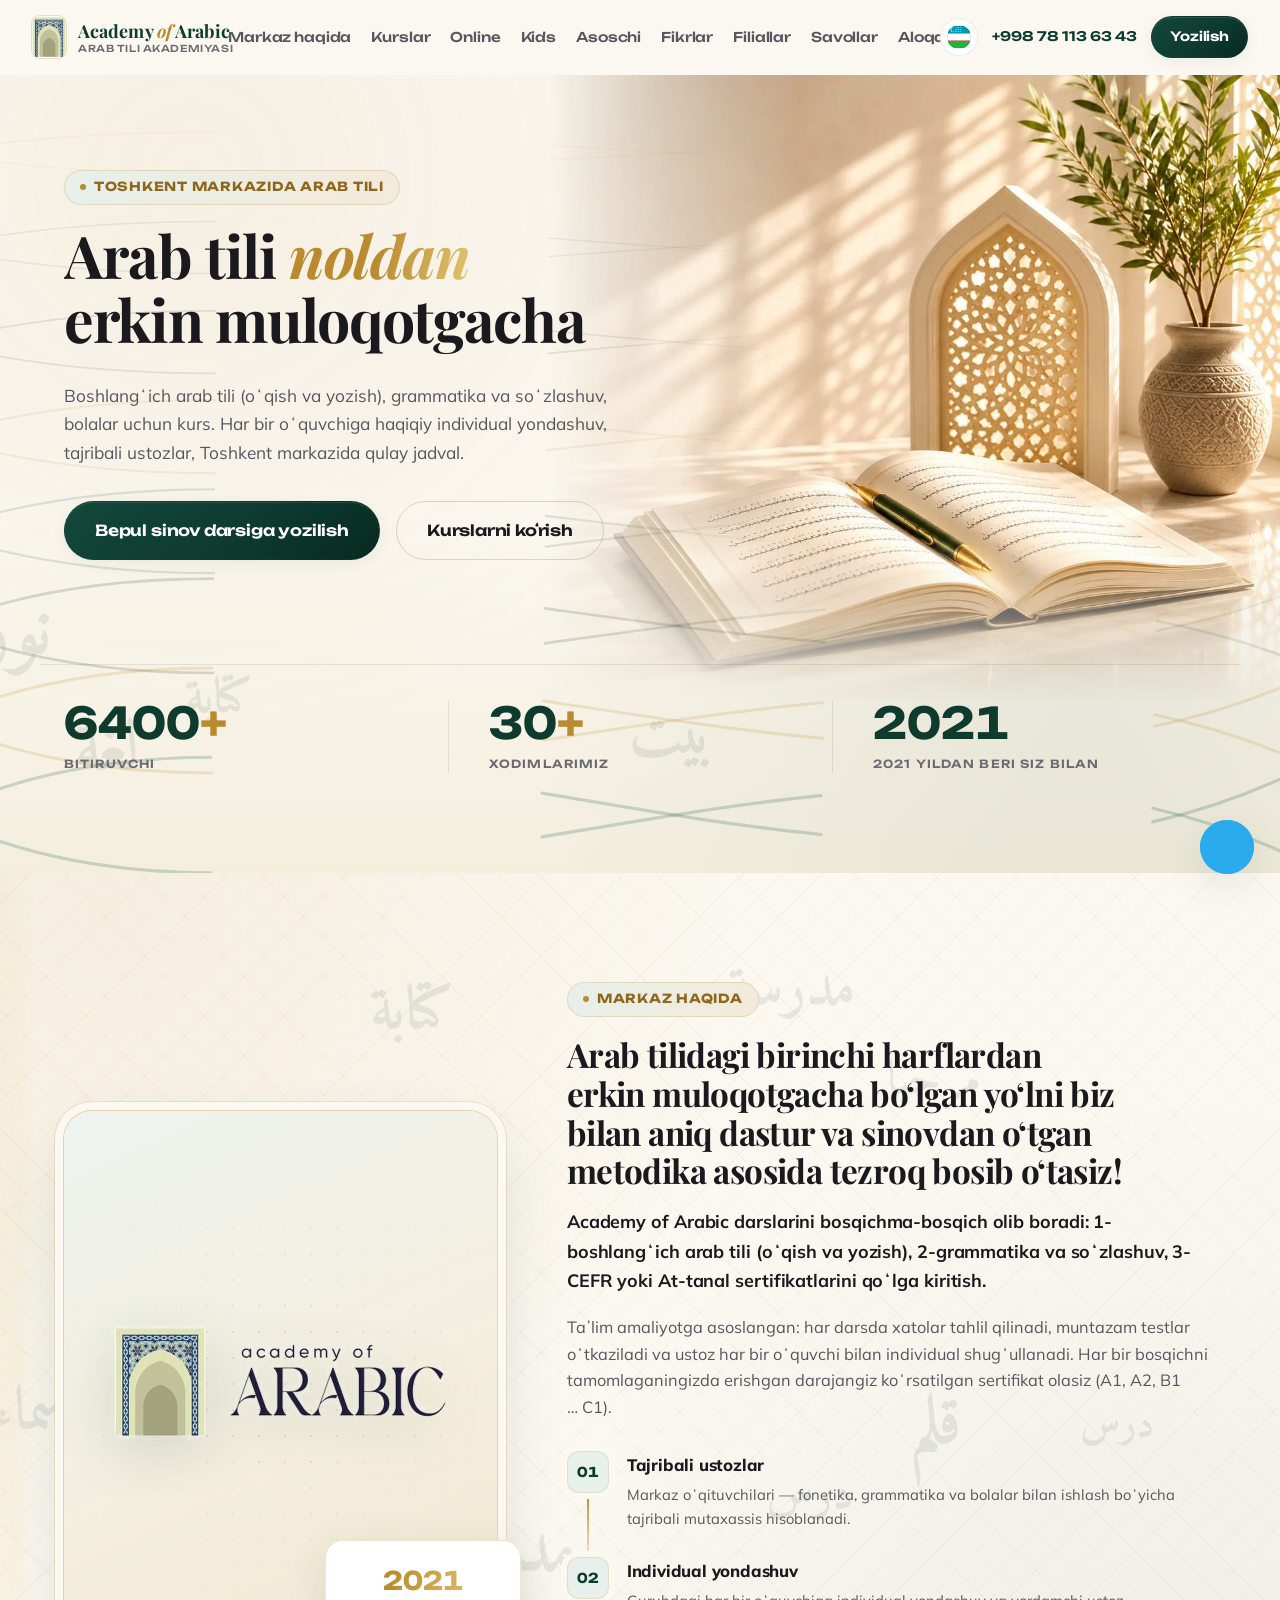
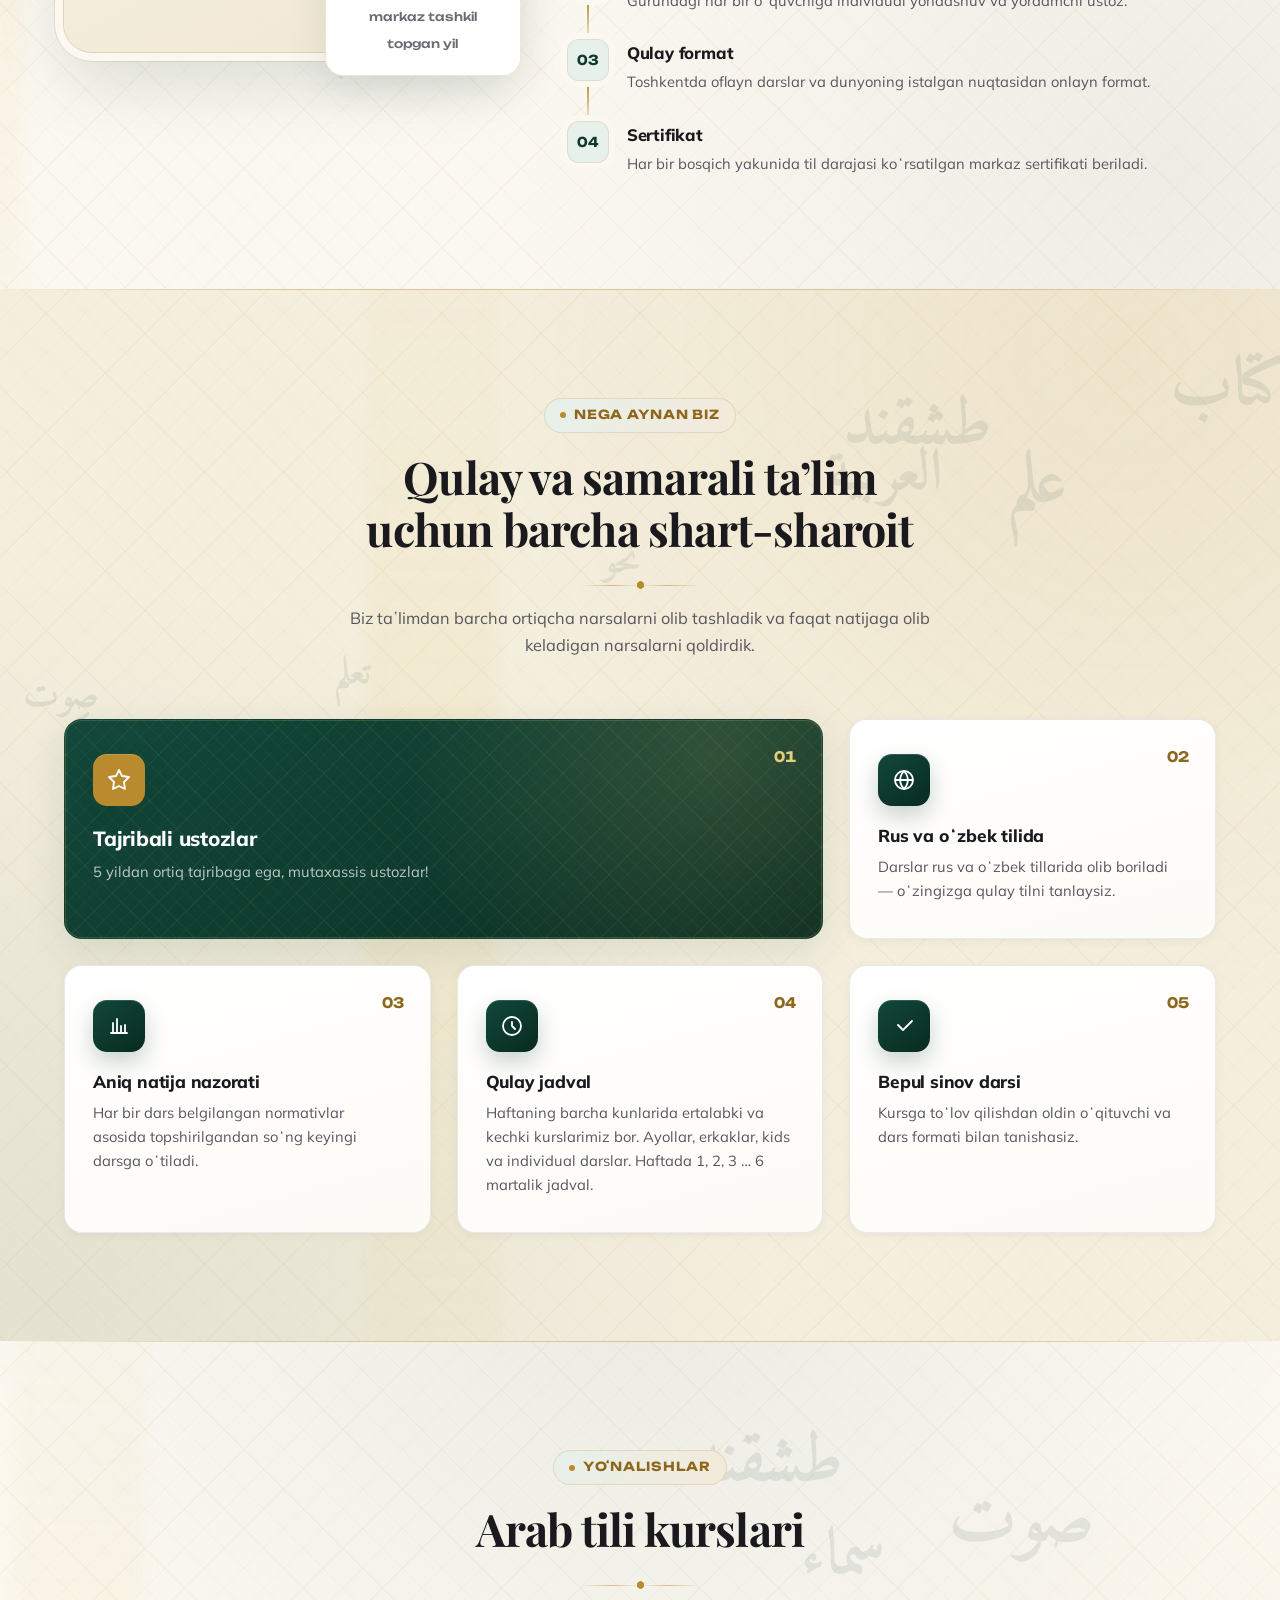
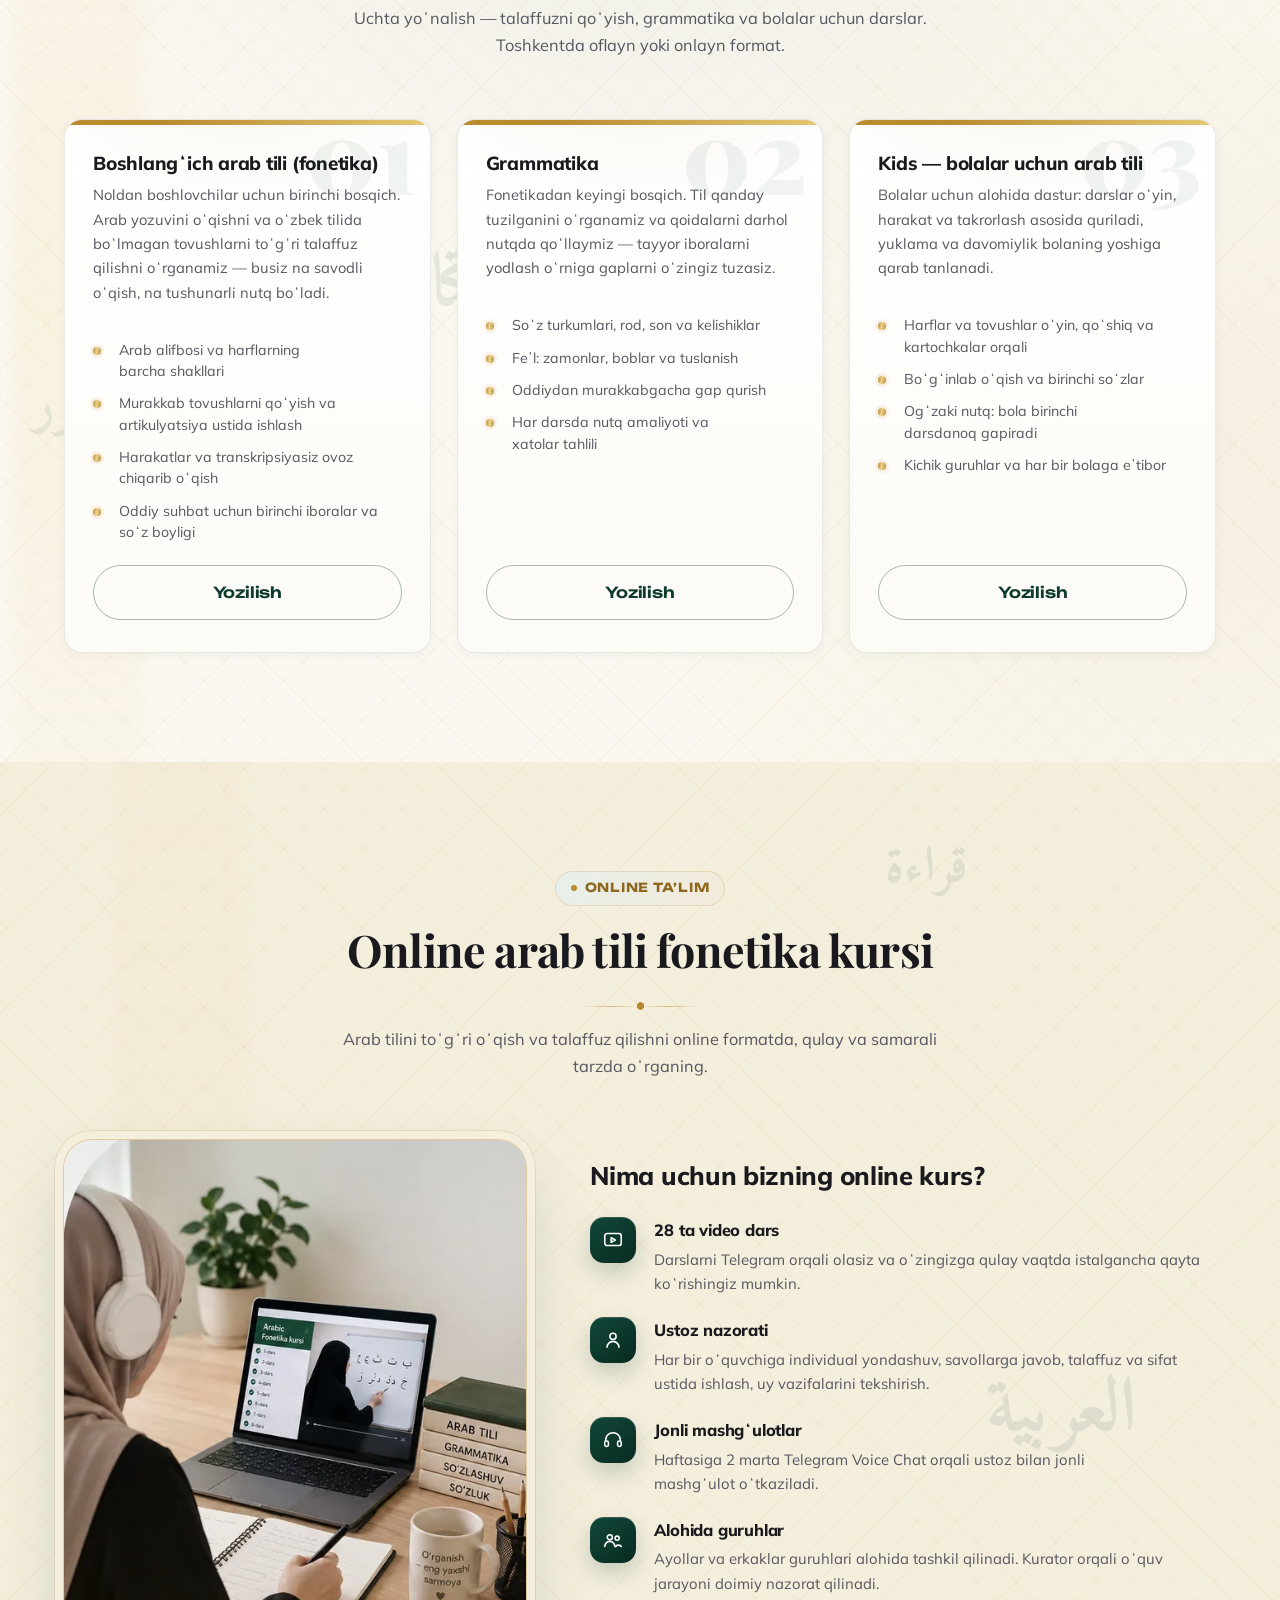
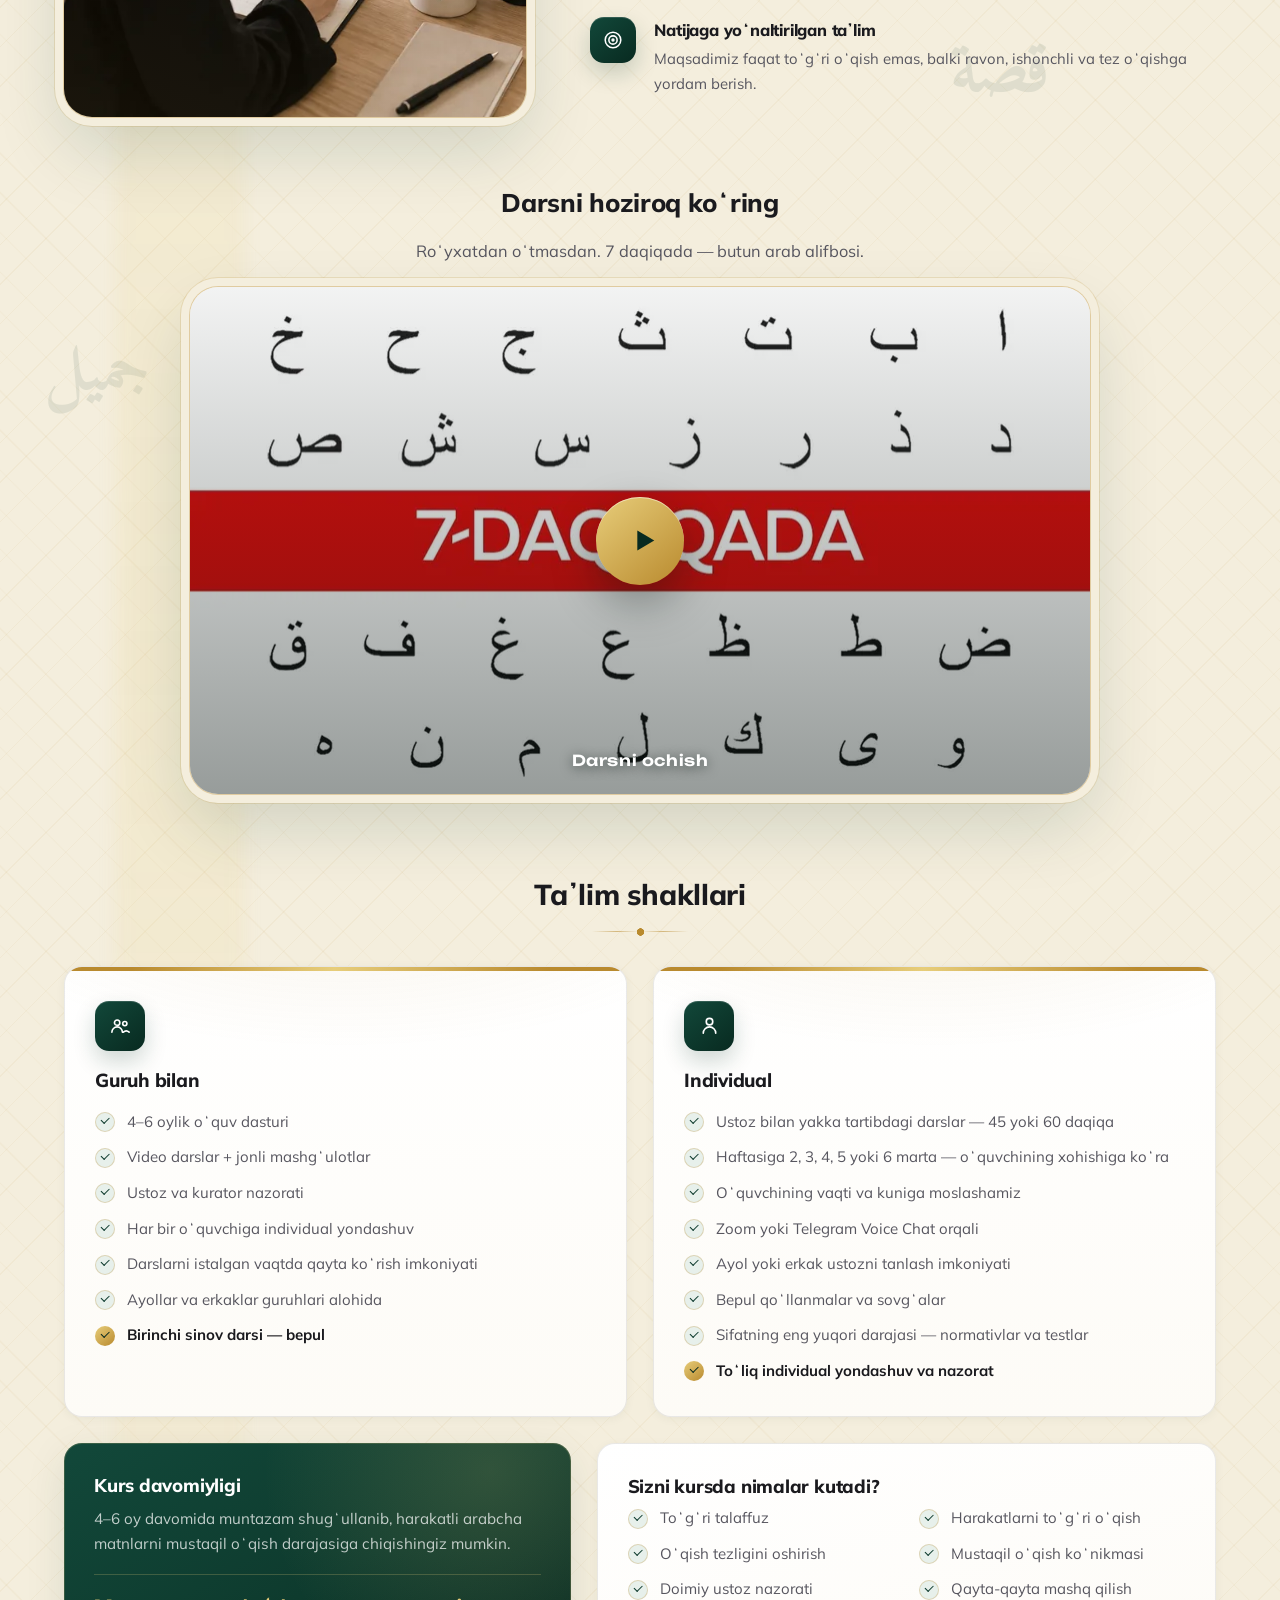
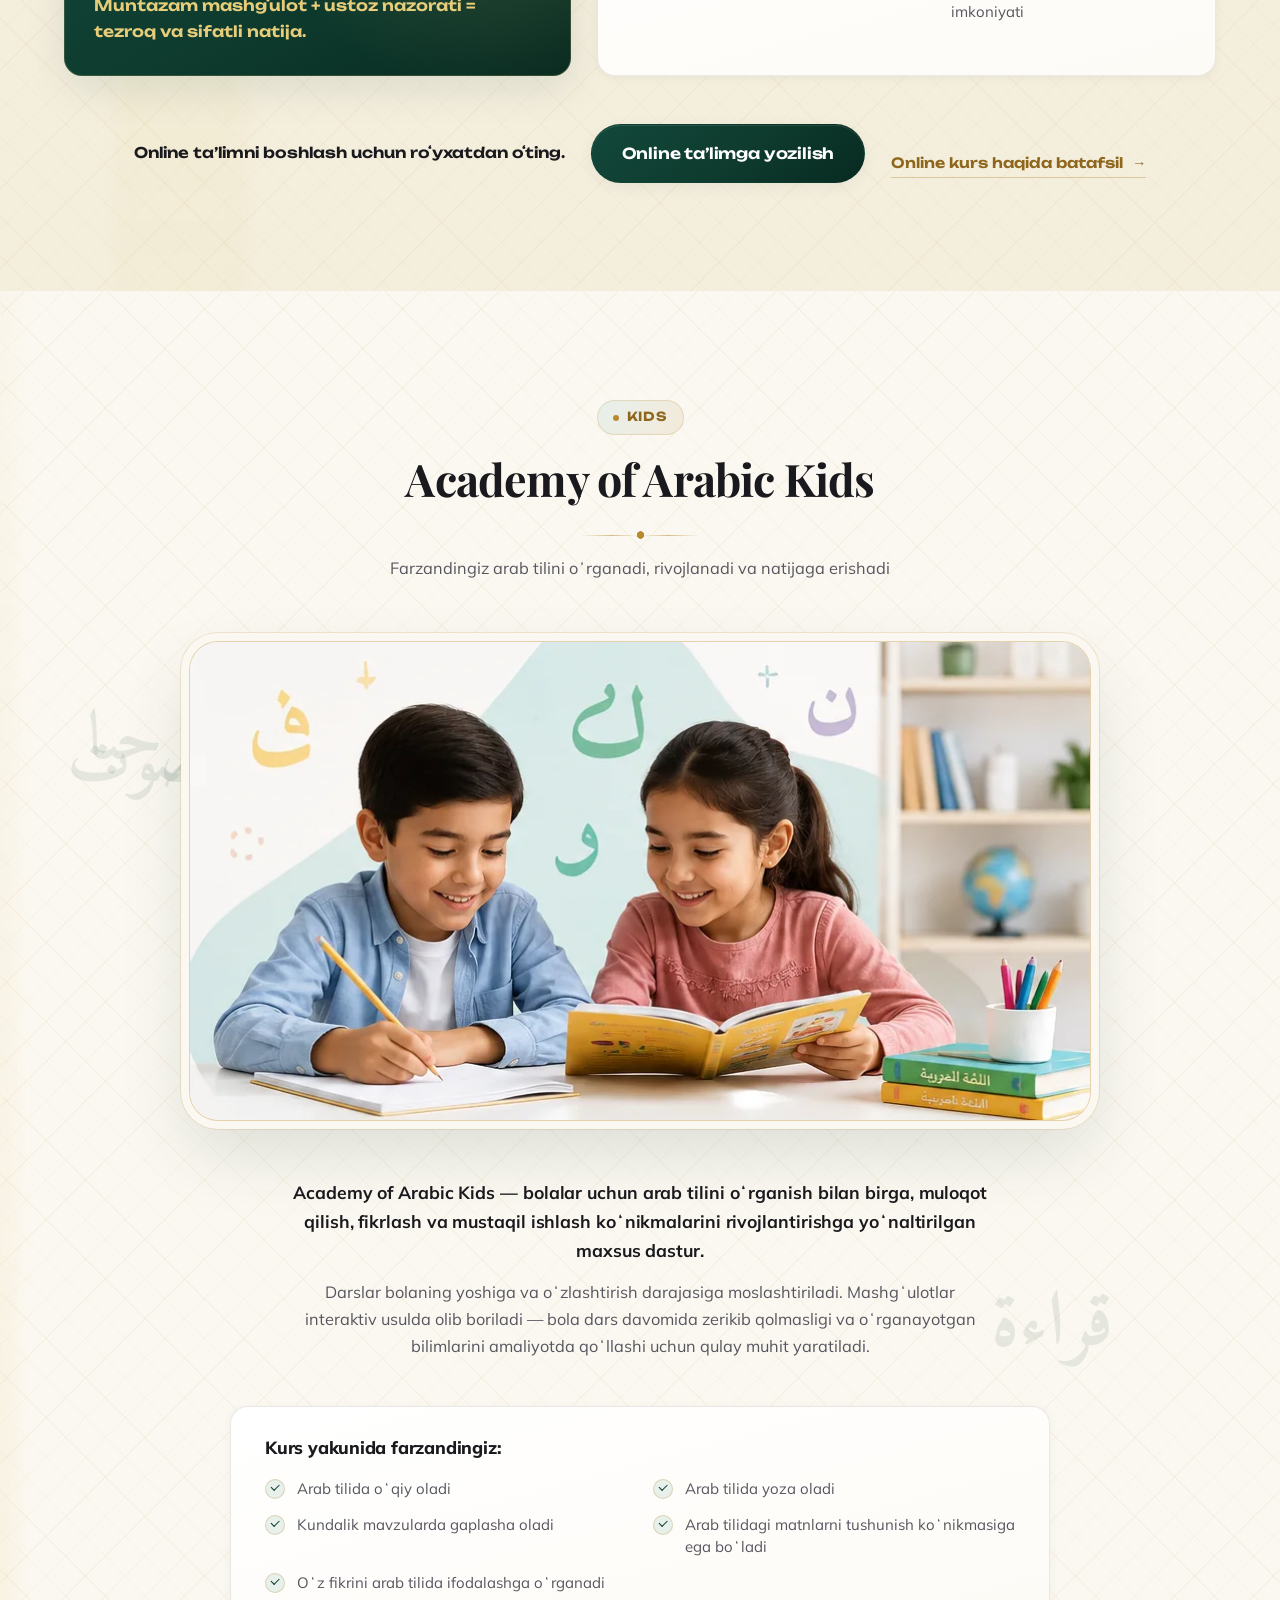
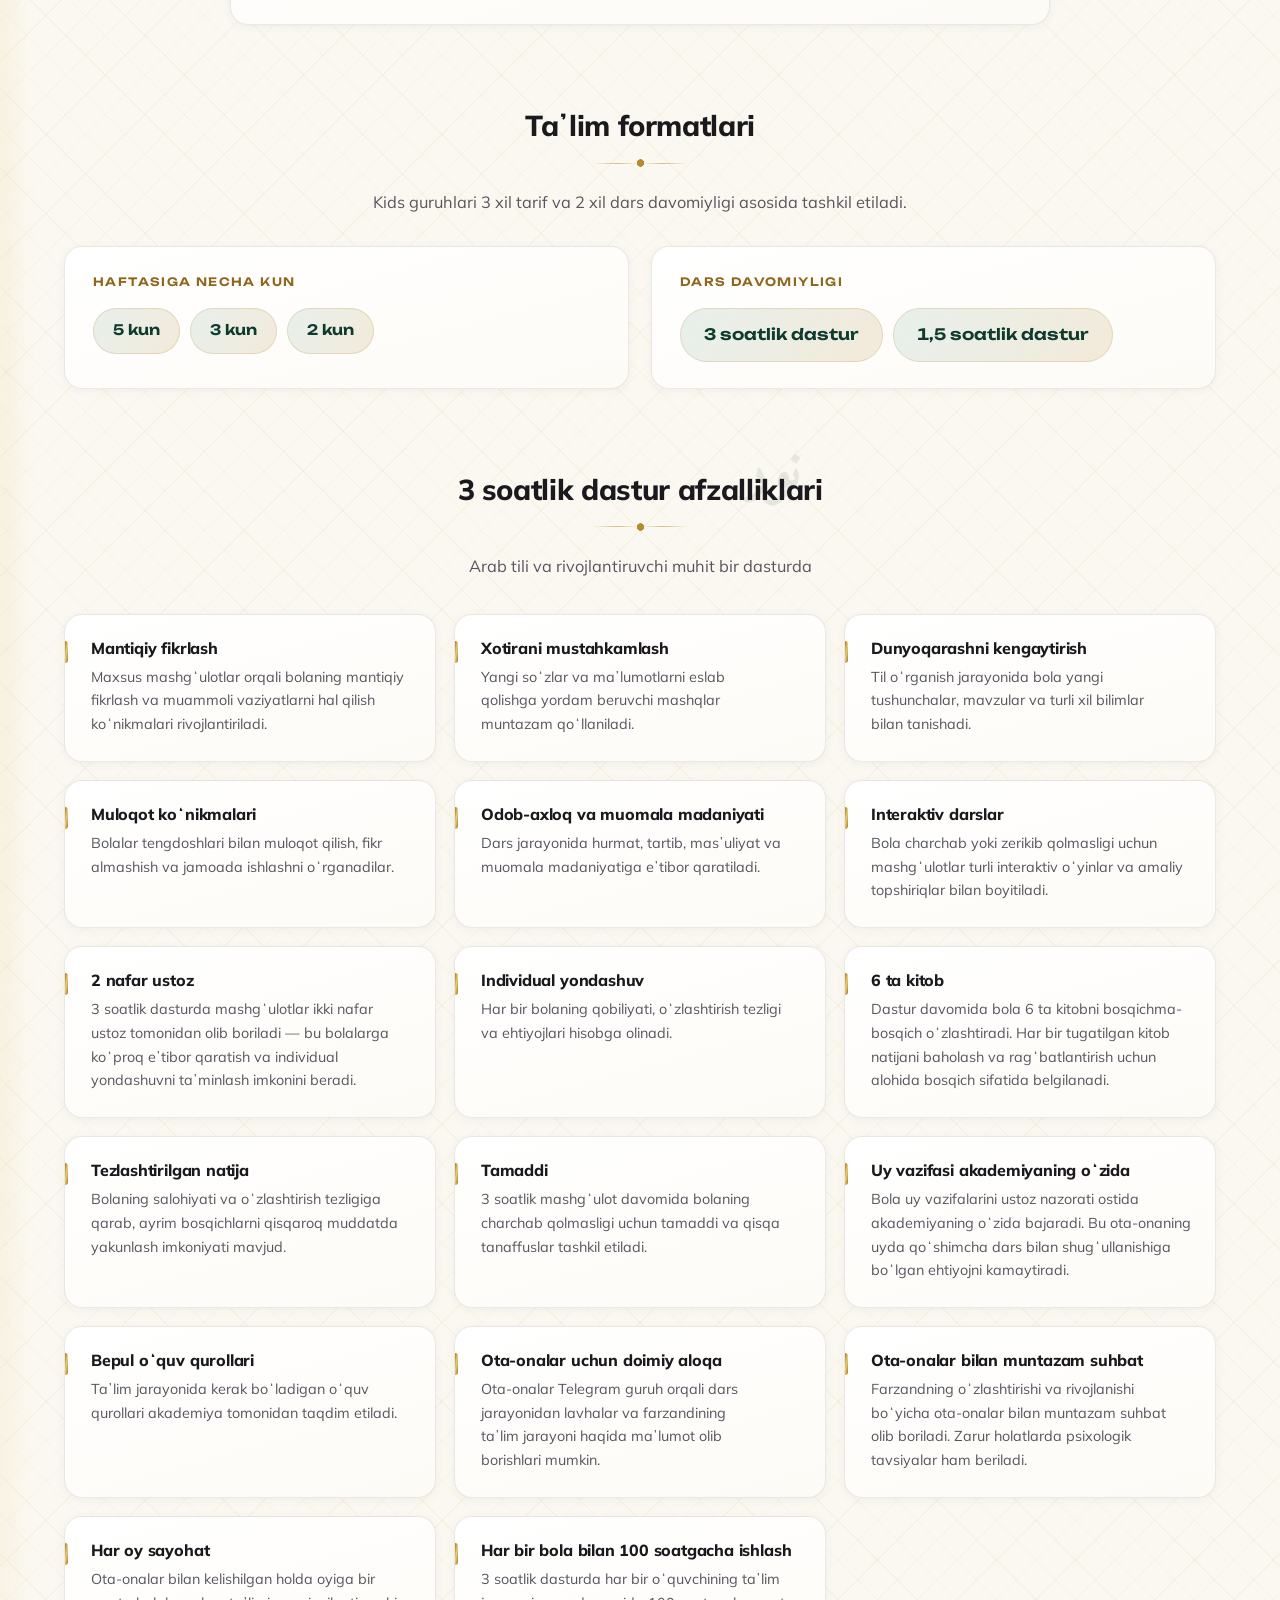
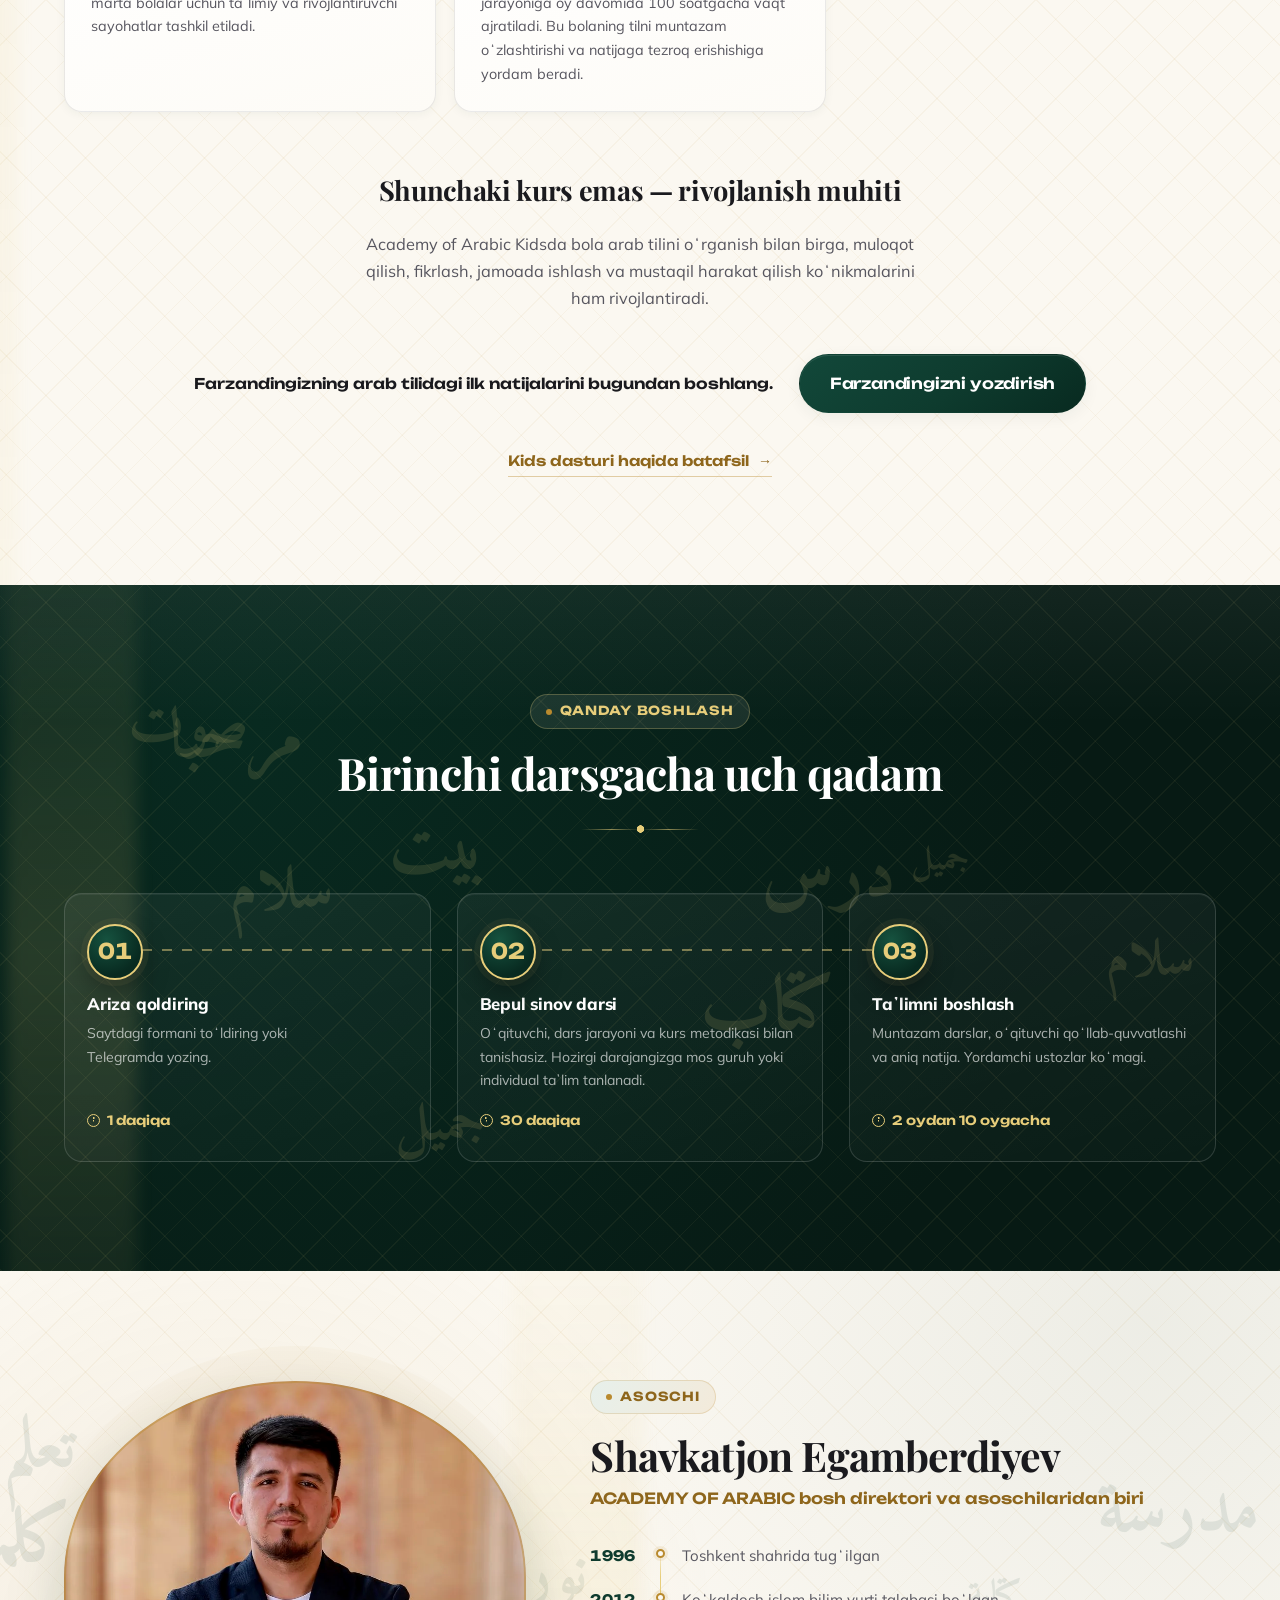
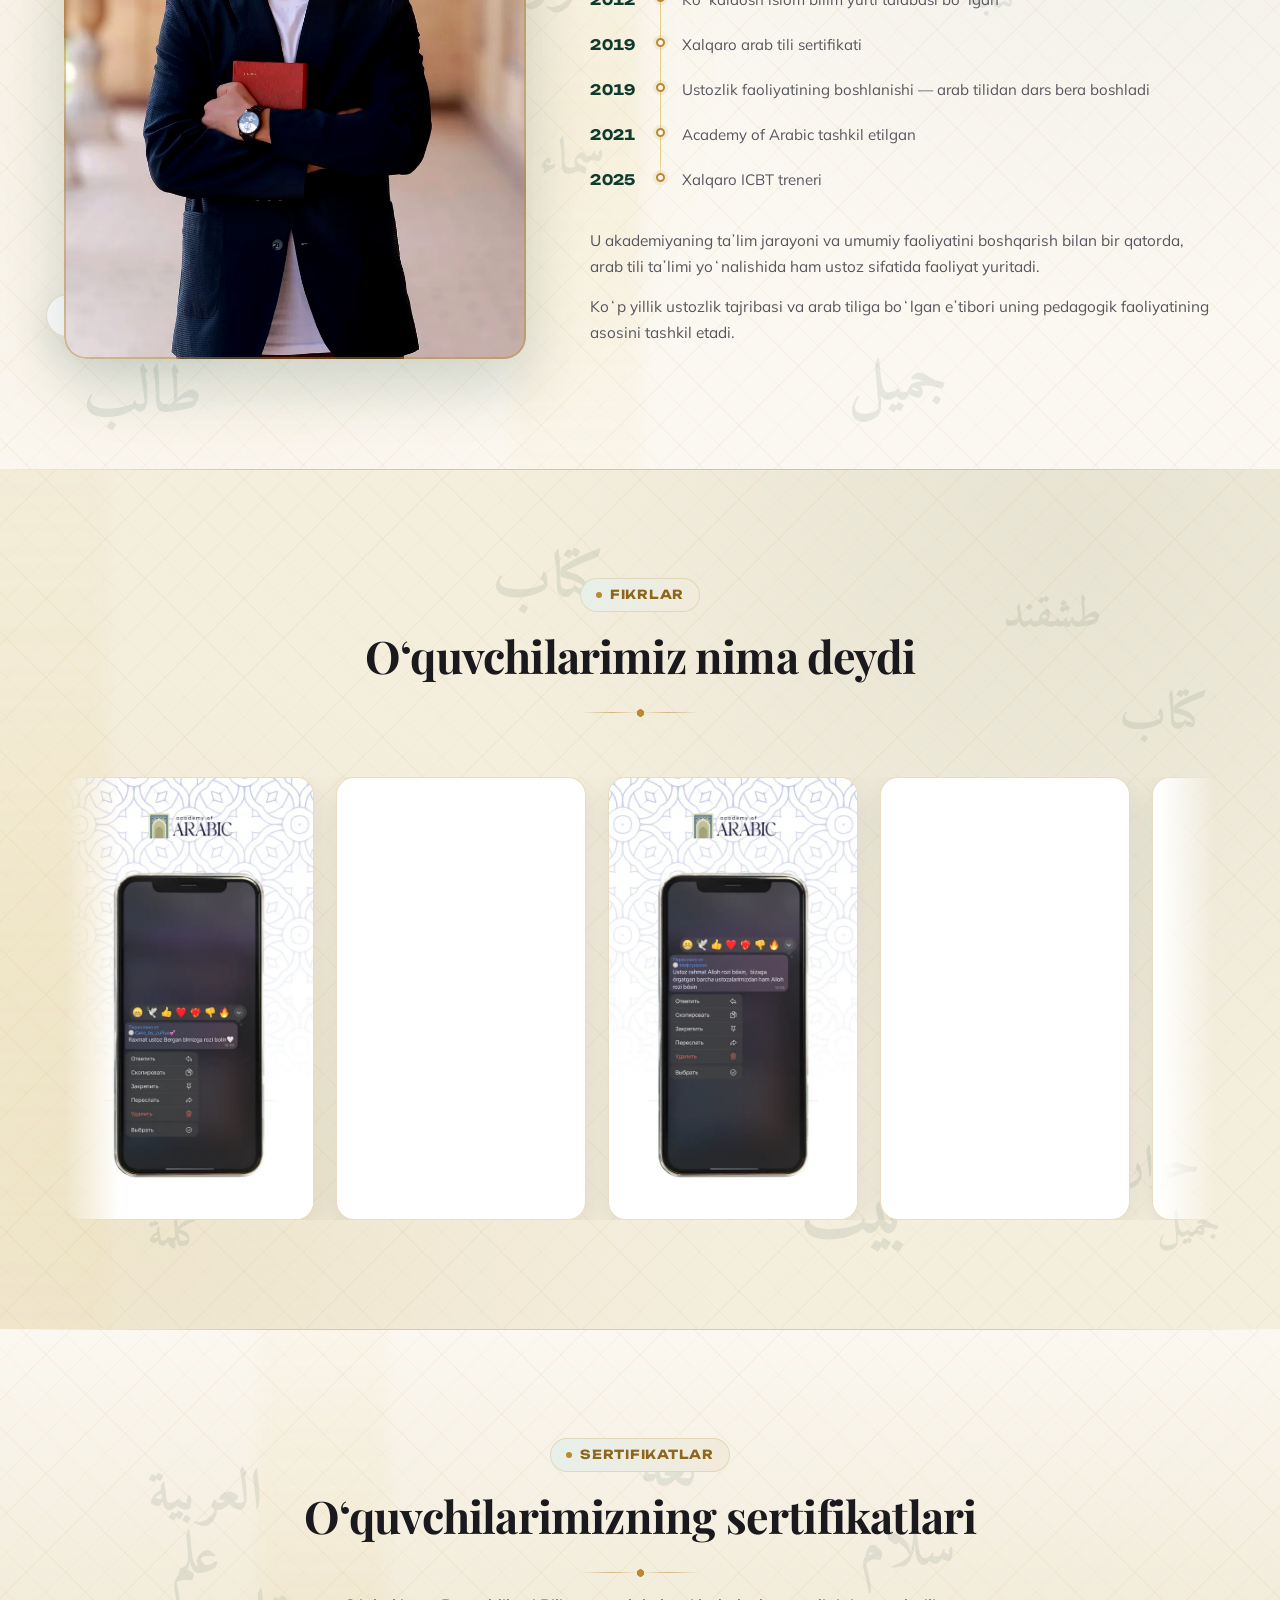
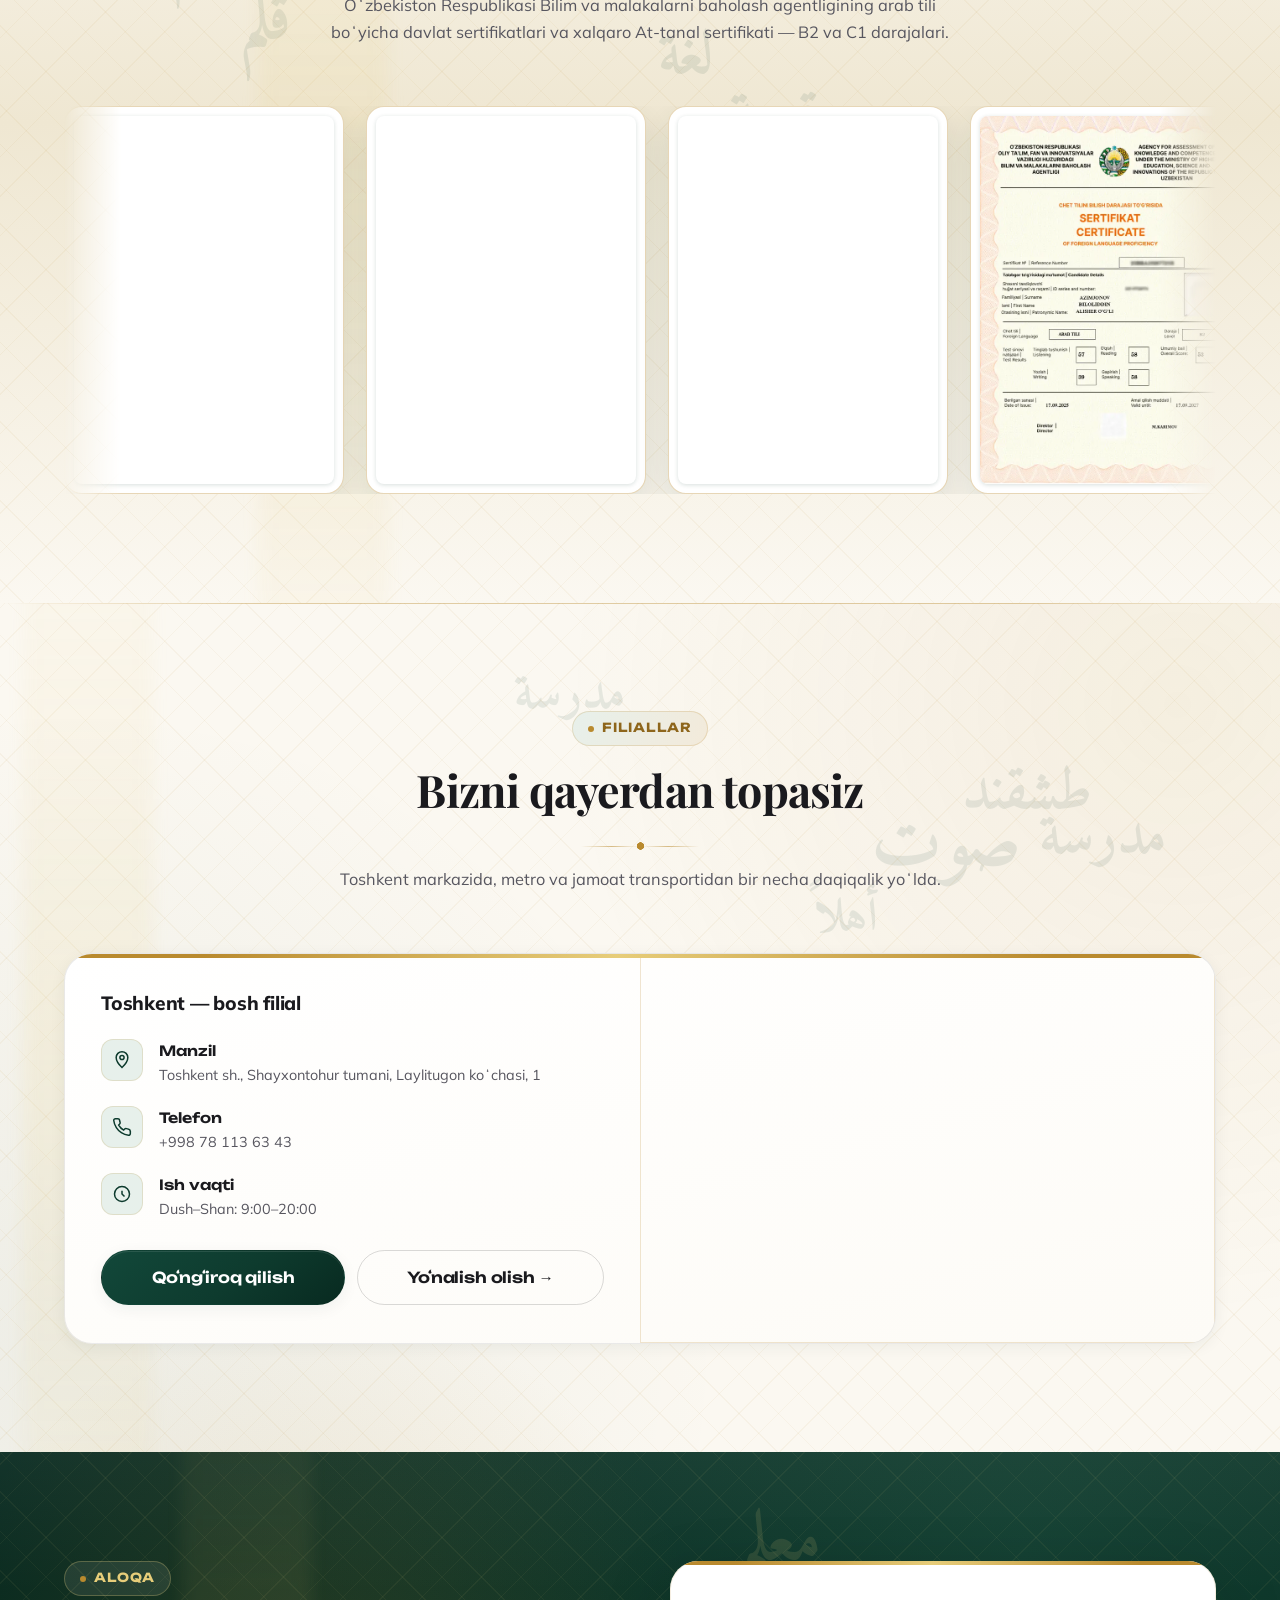
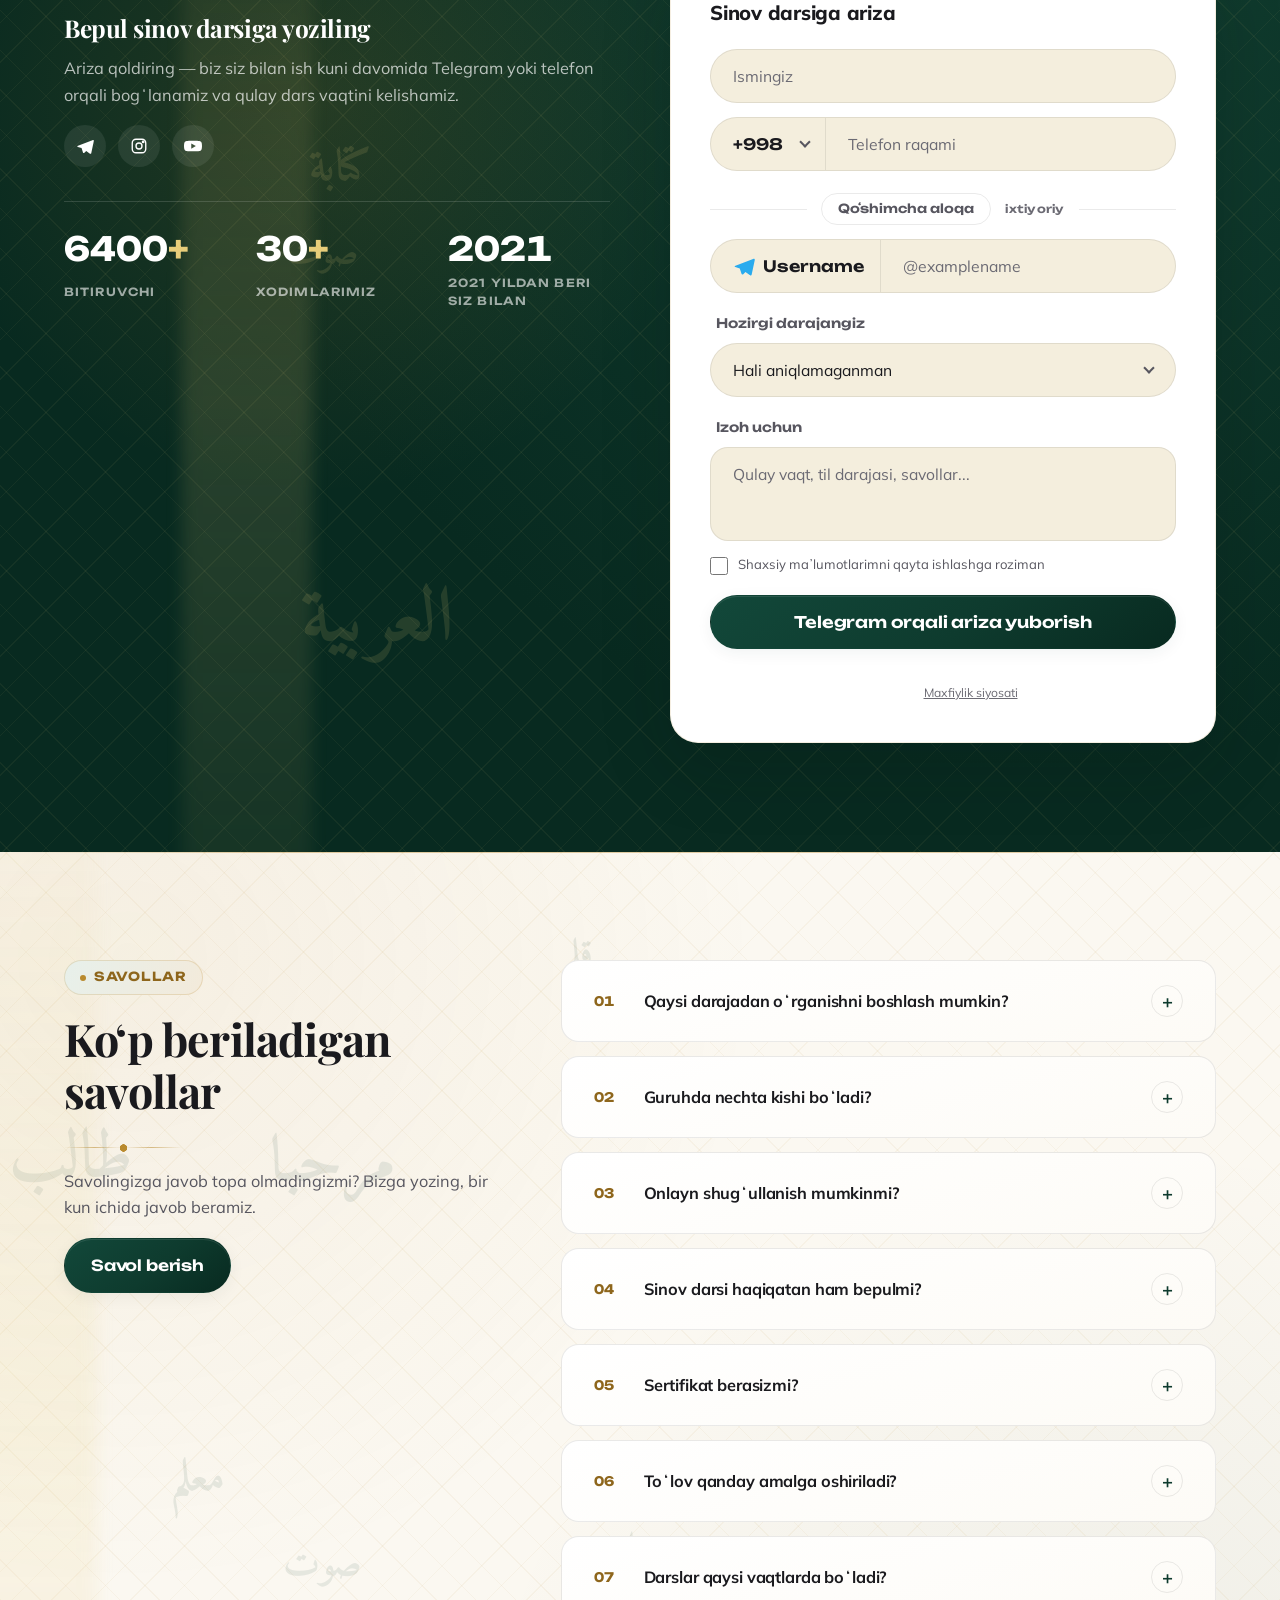
<file: ar/index.html>
<!DOCTYPE html>

<html dir="rtl" lang="ar">
<head><script>(function(){try{if(sessionStorage.getItem('aoa-lang')==='ar')return;if(/[?&](?:gclid|gbraid|wbraid|dclid|msclkid|fbclid|yclid|utm_[a-z_]+)=/i.test(location.search)){sessionStorage.setItem('aoa-lang','ar');return;}location.replace('/'+location.search+location.hash);}catch(e){}})();</script>
<meta charset="utf-8"/>
<meta content="width=device-width, initial-scale=1.0" name="viewport"/>
<title>دورات اللغة العربية في طشقند — Academy of Arabic</title>
<meta content="دورات اللغة العربية في طشقند: الصوتيات والقواعد ومجموعات الأطفال والدراسة أونلاين. مرخّصة رسميًا، أكثر من ٦٤٠٠ خريج. الدرس الأول مجاني." name="description"/>
<meta content="اللغة العربية, دورات عربية, تعلم العربية, طشقند, أكاديمية اللغة العربية, الصوتيات, القواعد, العربية للأطفال" name="keywords"/>
<meta content="Academy of Arabic" property="og:site_name"/>
<meta content="دورات اللغة العربية في طشقند — Academy of Arabic" property="og:title"/>
<meta content="الصوتيات والقواعد ودورة للأطفال. مجموعات حتى ٢٠ طالبًا. سجّل في درس تجريبي مجاني!" property="og:description"/>
<meta content="website" property="og:type"/>
<meta content="https://academy-of-arabic.uz/ar/" property="og:url"/>
<meta content="https://academy-of-arabic.uz/assets/og-cover.jpg" property="og:image"/>
<meta content="1200" property="og:image:width"/>
<meta content="630" property="og:image:height"/>
<meta content="Academy of Arabic — أكاديمية اللغة العربية في طشقند" property="og:image:alt"/>
<meta content="ar_AR" property="og:locale"/>
<meta content="summary_large_image" name="twitter:card"/>
<meta content="دورات اللغة العربية في طشقند — Academy of Arabic" name="twitter:title"/>
<meta content="الصوتيات والقواعد ودورة للأطفال. درس تجريبي مجاني!" name="twitter:description"/>
<meta content="https://academy-of-arabic.uz/assets/og-cover.jpg" name="twitter:image"/>
<meta content="UZ-TK" name="geo.region"/>
<meta content="Toshkent" name="geo.placename"/>
<meta content="41.3231156;69.2299471" name="geo.position"/>
<meta content="41.3231156, 69.2299471" name="ICBM"/>
<!-- Google reads the sizes it is given and prefers a square multiple of
     48; /favicon.ico is its documented fallback and lives at the root. -->
<link href="/favicon.ico?v=c464c815cb" rel="icon" sizes="16x16 32x32 48x48"/>
<link href="/assets/favicon-96.png?v=00225aa370" rel="icon" sizes="96x96" type="image/png"/>
<link href="/assets/favicon-192.png?v=723f72a9c5" rel="icon" sizes="192x192" type="image/png"/>
<link href="/assets/apple-touch-icon.png?v=05c7ff06af" rel="apple-touch-icon" sizes="180x180"/>
<link href="/site.webmanifest" rel="manifest"/>
<meta content="#0E3B2E" name="theme-color"/>
<script type="application/ld+json">{
  "@context": "https://schema.org",
  "@graph": [
    {
      "@type": [
        "EducationalOrganization",
        "LocalBusiness"
      ],
      "@id": "https://academy-of-arabic.uz/#org",
      "name": "Academy of Arabic",
      "alternateName": [
        "Arab tili akademiyasi",
        "Arab Akademiyasi",
        "Arab tili oʻquv markazi",
        "Академия арабского языка"
      ],
      "url": "https://academy-of-arabic.uz/",
      "logo": "https://academy-of-arabic.uz/assets/logo-full.png",
      "image": "https://academy-of-arabic.uz/assets/og-cover.jpg",
      "description": "Toshkentdagi arab tili akademiyasi. Fonetika, grammatika va bolalar uchun arab tili kurslari.",
      "foundingDate": "2021",
      "address": {
        "@type": "PostalAddress",
        "streetAddress": "Laylitugon koʻchasi, 1",
        "addressLocality": "Toshkent",
        "addressSubLocality": "Shayxontohur tumani",
        "addressRegion": "Toshkent",
        "postalCode": "100001",
        "addressCountry": "UZ"
      },
      "geo": {
        "@type": "GeoCoordinates",
        "latitude": 41.3231156,
        "longitude": 69.2299471
      },
      "hasMap": "https://maps.app.goo.gl/5DndJWrEiPE9XPqY8",
      "telephone": "+998781136343",
      "areaServed": {
        "@type": "City",
        "name": "Toshkent"
      },
      "openingHoursSpecification": [
        {
          "@type": "OpeningHoursSpecification",
          "dayOfWeek": [
            "Monday",
            "Tuesday",
            "Wednesday",
            "Thursday",
            "Friday",
            "Saturday"
          ],
          "opens": "09:00",
          "closes": "20:00"
        }
      ],
      "sameAs": [
        "https://t.me/academy_arabic",
        "https://instagram.com/academy_arabic",
        "https://www.youtube.com/@Academyofarabic"
      ],
      "knowsLanguage": [
        "ar",
        "uz",
        "ru"
      ],
      "slogan": "Arab tilini 0 dan — davlat ruhsatnomasi bilan",
      "numberOfStudents": 6400,
      "hasCredential": {
        "@type": "EducationalOccupationalCredential",
        "credentialCategory": "Davlat ruhsatnomasi (tasdiqnoma)",
        "identifier": "016923",
        "dateCreated": "2021-12-09",
        "recognizedBy": {
          "@type": "GovernmentOrganization",
          "name": "Oʻzbekiston Respublikasi Vazirlar Mahkamasi huzuridagi Taʼlim sifatini nazorat qilish davlat inspeksiyasi"
        }
      },
      "founder": {
        "@id": "https://academy-of-arabic.uz/#director"
      },
      "employee": {
        "@id": "https://academy-of-arabic.uz/#director"
      }
    },
    {
      "@type": "WebSite",
      "@id": "https://academy-of-arabic.uz/#website",
      "url": "https://academy-of-arabic.uz/ar/",
      "name": "Academy of Arabic",
      "inLanguage": "ar",
      "publisher": {
        "@id": "https://academy-of-arabic.uz/#org"
      }
    },
    {
      "@type": "ItemList",
      "name": "Arab tili kurslari",
      "itemListElement": [
        {
          "@type": "ListItem",
          "position": 1,
          "item": {
            "@type": "Course",
            "name": "Boshlangʻich arab tili (fonetika)",
            "description": "Arab tili tovushlari va talaffuzini qoʻyish — keyingi bosqichlar uchun asos.",
            "provider": {
              "@id": "https://academy-of-arabic.uz/#org"
            },
            "inLanguage": [
              "uz",
              "ru",
              "ar"
            ],
            "educationalLevel": "Beginner",
            "hasCourseInstance": {
              "@type": "CourseInstance",
              "courseMode": [
                "Onsite",
                "Online"
              ],
              "location": {
                "@id": "https://academy-of-arabic.uz/#org"
              }
            }
          }
        },
        {
          "@type": "ListItem",
          "position": 2,
          "item": {
            "@type": "Course",
            "name": "Grammatika",
            "description": "Til tuzilishi, qoidalar va gap qurish amaliyoti.",
            "provider": {
              "@id": "https://academy-of-arabic.uz/#org"
            },
            "inLanguage": [
              "uz",
              "ru",
              "ar"
            ],
            "educationalLevel": "Intermediate",
            "hasCourseInstance": {
              "@type": "CourseInstance",
              "courseMode": [
                "Onsite",
                "Online"
              ],
              "location": {
                "@id": "https://academy-of-arabic.uz/#org"
              }
            }
          }
        },
        {
          "@type": "ListItem",
          "position": 3,
          "item": {
            "@type": "Course",
            "name": "Kids — bolalar uchun arab tili",
            "description": "3–12 yoshdagi bolalar uchun arab tili; dars soati va chastotasi tanlanadi.",
            "provider": {
              "@id": "https://academy-of-arabic.uz/#org"
            },
            "inLanguage": [
              "uz",
              "ru",
              "ar"
            ],
            "educationalLevel": "Beginner",
            "hasCourseInstance": {
              "@type": "CourseInstance",
              "courseMode": [
                "Onsite",
                "Online"
              ],
              "location": {
                "@id": "https://academy-of-arabic.uz/#org"
              }
            }
          }
        },
        {
          "@type": "ListItem",
          "position": 4,
          "item": {
            "@type": "Course",
            "name": "Online arab tili fonetika kursi",
            "description": "Arab tilini toʻgʻri oʻqish va talaffuz qilish boʻyicha online kurs: 28 ta video dars, haftasiga 2 marta jonli mashgʻulot va ustoz nazorati.",
            "provider": {
              "@id": "https://academy-of-arabic.uz/#org"
            },
            "inLanguage": [
              "uz",
              "ru",
              "ar"
            ],
            "educationalLevel": "Beginner",
            "hasCourseInstance": {
              "@type": "CourseInstance",
              "courseMode": "Online",
              "courseWorkload": "PT2H"
            }
          }
        }
      ]
    },
    {
      "@type": "FAQPage",
      "@id": "https://academy-of-arabic.uz/ar/#faq",
      "mainEntity": [
        {
          "@type": "Question",
          "name": "من أي مستوى يمكن بدء التعلّم؟",
          "acceptedAnswer": {
            "@type": "Answer",
            "text": "من الصفر — معظم طلابنا يبدؤون دون أي معرفة أساسية بالعربية. سنحدد مستواك في الدرس التجريبي ونختار لك المجموعة المناسبة."
          }
        },
        {
          "@type": "Question",
          "name": "كم عدد الطلاب في المجموعة؟",
          "acceptedAnswer": {
            "@type": "Answer",
            "text": "لا يزيد عن ٢٠ طالبًا في المجموعة — ما يتيح للمعلم الاهتمام بكل طالب وممارسة المحادثة في كل درس."
          }
        },
        {
          "@type": "Question",
          "name": "هل يمكن الدراسة عبر الإنترنت؟",
          "acceptedAnswer": {
            "@type": "Answer",
            "text": "نعم، تتوفر دروس حضورية في مركزنا بطشقند وكذلك صيغة عبر الإنترنت للطلاب من مدن ودول أخرى."
          }
        },
        {
          "@type": "Question",
          "name": "هل الدرس التجريبي مجاني حقًا؟",
          "acceptedAnswer": {
            "@type": "Answer",
            "text": "نعم، الدرس الأول مجاني ولا يُلزمك بشيء — يمكنك تقييم الصيغة والمعلم قبل الدفع مقابل الدورة."
          }
        },
        {
          "@type": "Question",
          "name": "هل تمنحون شهادة؟",
          "acceptedAnswer": {
            "@type": "Answer",
            "text": "عند إتمام الدورة يحصل كل طالب على شهادة من المركز تُبيّن المستوى وعدد الساعات المُنجزة."
          }
        },
        {
          "@type": "Question",
          "name": "كيف يتم دفع رسوم التعليم؟",
          "acceptedAnswer": {
            "@type": "Answer",
            "text": "الدفع شهري بعد الدرس التجريبي المجاني. كما يتوفر الدفع لكل درس على حدة في الصيغة الفردية."
          }
        },
        {
          "@type": "Question",
          "name": "ما هي أوقات الدروس؟",
          "acceptedAnswer": {
            "@type": "Answer",
            "text": "المركز يعمل من الاثنين إلى السبت، من الساعة ٩:٠٠ حتى ٢٠:٠٠. تتوفر مجموعات صباحية ومسائية ومجموعات يوم السبت — سنختار الوقت المناسب لك في الدرس التجريبي."
          }
        },
        {
          "@type": "Question",
          "name": "من أي عمر تقبلون الأطفال؟",
          "acceptedAnswer": {
            "@type": "Answer",
            "text": "دورة Kids مخصصة للأطفال من ٣ إلى ١٢ سنة. أما مجموعات البالغين في الصوتيات والقواعد فليس فيها حد للعمر."
          }
        },
        {
          "@type": "Question",
          "name": "هل يملك المركز ترخيصًا حكوميًا؟",
          "acceptedAnswer": {
            "@type": "Answer",
            "text": "نعم. مركز Academy of Arabic NTM مسجَّل لدى مفتشية الدولة للرقابة على جودة التعليم التابعة لمجلس الوزراء: الشهادة رقم ٠١٦٩٢٣ بتاريخ ٩ ديسمبر ٢٠٢١، ورقم السجل X-174389. صفحتا الوثيقة معروضتان أدناه — اضغط على الصورة لعرضها كاملة."
          }
        }
      ]
    },
    {
      "@type": "Person",
      "@id": "https://academy-of-arabic.uz/#director",
      "name": "Shavkatjon Egamberdiyev",
      "jobTitle": "Asoschi va bosh direktor",
      "birthDate": "1996",
      "worksFor": {
        "@id": "https://academy-of-arabic.uz/#org"
      },
      "knowsLanguage": [
        "ar",
        "uz",
        "ru"
      ],
      "image": "https://academy-of-arabic.uz/assets/director.jpg"
    }
  ]
}</script>
<!-- The faces are served from this origin, cut to the subsets the four
     languages use; they were a render-blocking round trip to a third party
     before a word could be painted. Regenerate with tools/build-fonts.py.
     The three preloads are swapped per language by tools/build-langs.py. -->
<link as="font" crossorigin="" href="/assets/fonts/amiri-arabic-700-normal.woff2" rel="preload" type="font/woff2"/>
<link as="font" crossorigin="" href="/assets/fonts/tajawal-arabic-400-normal.woff2" rel="preload" type="font/woff2"/>
<link as="font" crossorigin="" href="/assets/fonts/cairo-arabic-wght-normal.woff2" rel="preload" type="font/woff2"/>
<link href="/css/fonts.css?v=d1df4e11bb" rel="stylesheet"/>
<!-- ?v= is bumped whenever these files change: Pages serves them with a
     10-minute cache, so without it a visitor can get new markup with a
     stale stylesheet and the layout breaks -->
<link href="/css/style.css?v=571b0b9cf4" rel="stylesheet"/>
<meta content="uz_UZ" property="og:locale:alternate"/><meta content="ru_RU" property="og:locale:alternate"/><meta content="en_US" property="og:locale:alternate"/><link href="https://academy-of-arabic.uz/ar/" rel="canonical"/><meta content="noindex, follow" name="robots"/></head>
<body>
<div aria-hidden="true" class="pattern-overlay"></div>
<!-- ===== HEADER ===== -->
<header class="site-header" id="siteHeader">
<div class="container header-inner">
<a class="brand" href="#home">
<span aria-hidden="true" class="brand-mark" data-logo-icon=""></span>
<span class="brand-text">
<span class="brand-title">Academy <em>of</em> Arabic</span>
<span class="brand-sub" data-i18n="nav.tagline">مركز تعليم اللغة العربية</span>
</span>
</a>
<nav class="main-nav" id="mainNav">
<a data-i18n="nav.about" href="#about">عن المركز</a>
<a data-i18n="nav.courses" href="#courses">الدورات</a>
<a data-i18n="nav.online" href="#online">أونلاين</a>
<a data-i18n="nav.kids" href="#kids">Kids</a>
<a data-i18n="nav.director" href="#director">المؤسس</a>
<a data-i18n="nav.reviews" href="#reviews">الآراء</a>
<a data-i18n="nav.branches" href="#branches">الفروع</a>
<a data-i18n="nav.faq" href="#faq">الأسئلة</a>
<a data-i18n="nav.contact" href="#contact">تواصل معنا</a>
<a class="btn btn-primary nav-cta-mobile" data-i18n="nav.cta" data-open-booking="" href="#contact">التسجيل</a>
</nav>
<div class="header-actions">
<div class="lang-switch" id="langSwitch">
<button aria-expanded="false" aria-haspopup="true" aria-label="Til / Language" class="lang-current" id="langCurrent" type="button">
<span aria-hidden="true" class="flag flag-uz"></span>
</button>
<ul class="lang-menu" id="langMenu" role="menu">
<li role="none"><a class="lang-btn" data-lang="uz" href="/" hreflang="uz" role="menuitem"><span aria-hidden="true" class="flag flag-uz"></span>Oʻzbek</a></li>
<li role="none"><a class="lang-btn" data-lang="ru" href="/ru/" hreflang="ru" role="menuitem"><span aria-hidden="true" class="flag flag-ru"></span>Русский</a></li>
<li role="none"><a class="lang-btn" data-lang="en" href="/en/" hreflang="en" role="menuitem"><span aria-hidden="true" class="flag flag-en"></span>English</a></li>
<li role="none"><a class="lang-btn" data-lang="ar" href="/ar/" hreflang="ar" role="menuitem"><span aria-hidden="true" class="flag flag-ar"></span>العربية</a></li>
</ul>
</div>
<a class="header-phone" href="tel:+998781136343">+998 78 113 63 43</a>
<a class="btn btn-primary btn-sm" data-i18n="nav.cta" data-open-booking="" href="#contact">التسجيل</a>
<button aria-expanded="false" aria-label="Меню" class="burger" id="burgerBtn" type="button">
<span></span><span></span><span></span>
</button>
</div>
</div>
<div aria-hidden="true" class="scroll-progress" id="scrollProgress"></div>
</header>
<main id="home">
<!-- ===== HERO ===== -->
<section class="hero">
<div class="hero-media">
<picture>
<source sizes="(max-width: 640px) 100vw, (max-width: 1024px) 70vw, 1100px" srcset="/assets/hero-photo-550.webp 550w, /assets/hero-photo-800.webp 800w, /assets/hero-photo-1100.webp 1100w" type="image/webp"/>
<img alt="" class="hero-photo" fetchpriority="high" height="1100" src="/assets/hero-photo.jpg" width="1100"/>
</picture>
</div>
<div class="container hero-inner">
<div class="hero-copy reveal">
<span class="tag" data-i18n="hero.badge">اللغة العربية في مركز طشقند</span>
<h1 class="hero-title">
<span data-i18n-words="hero.title1">اللغة العربية</span>
<span class="accent" data-i18n-words="hero.title2">من الصفر</span>
<span data-i18n-words="hero.title3">حتى التواصل بحرية</span>
</h1>
<p class="hero-subtitle" data-i18n="hero.subtitle">العربية للمبتدئين (القراءة والكتابة)، والقواعد والمحادثة، ودورة للأطفال. نهج فردي حقيقي لكل طالب، أساتذة ذوو خبرة، وجدول مريح في مركز طشقند.</p>
<div class="hero-actions">
<a class="btn btn-primary btn-lg" data-i18n="hero.ctaPrimary" data-open-booking="" href="#contact">التسجيل في درس تجريبي مجاني</a>
<a class="btn btn-ghost btn-lg" data-i18n="hero.ctaSecondary" href="#courses">عرض الدورات</a>
</div>
</div>
</div>
<div class="container hero-stats">
<div class="stat">
<span class="stat-num" data-count="6400">6400</span><span class="stat-plus">+</span>
<span class="stat-label" data-i18n="hero.statsStudents">خريج</span>
</div>
<div class="stat">
<span class="stat-num" data-count="30">30</span><span class="stat-plus">+</span>
<span class="stat-label" data-i18n="hero.statsTeachers">موظفًا</span>
</div>
<div class="stat">
<span class="stat-num">2021</span>
<span class="stat-label" data-i18n="hero.statsSince">معكم منذ ٢٠٢١</span>
</div>
</div>
<div aria-hidden="true" class="hero-bg-pattern" id="heroBgPattern"></div>
</section>
<!-- ===== ABOUT ===== -->
<section class="section" id="about">
<div class="container about-grid">
<div class="about-visual reveal-scale">
<div class="about-frame">
<div class="about-frame-pattern"></div>
<picture>
<source srcset="/assets/logo-full.webp" type="image/webp"/>
<img alt="Academy of Arabic" class="about-logo" decoding="async" height="254" loading="lazy" src="/assets/logo-full.png" width="680"/>
</picture>
</div>
<div class="about-badge">
<span class="about-badge-num">2021</span>
<span data-i18n="about.badgeLabel">سنة تأسيس المركز</span>
</div>
</div>
<div class="about-copy reveal">
<span class="tag" data-i18n="about.tag">عن المركز</span>
<h2 data-i18n="about.title">الطريق من أول حروف العربية حتى التواصل بحرية تقطعه معنا أسرع — ببرنامج واضح ومنهجية مجرَّبة!</h2>
<p class="lead" data-i18n="about.lead">تسير Academy of Arabic بالدراسة على مراحل: ١ — العربية للمبتدئين (القراءة والكتابة)، ٢ — القواعد والمحادثة، ٣ — التحضير لشهادات CEFR أو At-tanal.</p>
<p data-i18n="about.text">التعليم قائم على التطبيق: نحلّل الأخطاء في كل درس، ونجري اختبارات منتظمة، ويعمل الأستاذ مع كل طالب بشكل فردي. وفي نهاية كل مرحلة تحصل على شهادة تبيّن المستوى الذي بلغته (A1، A2، B1 … C1).</p>
<ul class="about-points">
<li>
<span class="point-ico">01</span>
<div><strong data-i18n="about.point1Title">أساتذة ذوو خبرة</strong><p data-i18n="about.point1Desc">معلّمو المركز مختصون ذوو خبرة في الصوتيات والقواعد والعمل مع الأطفال.</p></div>
</li>
<li>
<span class="point-ico">02</span>
<div><strong data-i18n="about.point2Title">نهج فردي</strong><p data-i18n="about.point2Desc">نهج فردي لكل طالب في المجموعة ومعلّم مساعد.</p></div>
</li>
<li>
<span class="point-ico">03</span>
<div><strong data-i18n="about.point3Title">صيغة مرنة</strong><p data-i18n="about.point3Desc">دروس حضورية في طشقند وصيغة عبر الإنترنت من أي مكان في العالم.</p></div>
</li>
<li>
<span class="point-ico">04</span>
<div><strong data-i18n="about.point4Title">شهادة</strong><p data-i18n="about.point4Desc">في نهاية كل مرحلة تُمنح شهادة من المركز تبيّن مستوى إتقان اللغة.</p></div>
</li>
</ul>
</div>
</div>
</section>
<!-- ===== FEATURES ===== -->
<section class="section section-alt" id="features">
<div class="container">
<div class="section-head reveal-blur">
<span class="tag" data-i18n="features.tag">لماذا نحن</span>
<h2 data-i18n="features.title">كل ما تحتاجه لتعليم مريح وفعّال</h2>
<p data-i18n="features.subtitle">أزلنا من التعليم كل ما هو غير ضروري وأبقينا على ما يقود فعلاً إلى نتيجة.</p>
</div>
<div class="features-grid">
<div class="feature-card reveal">
<span aria-hidden="true" class="feature-ico"><svg viewbox="0 0 24 24"><path d="M12 2l3 6 7 1-5 5 1 7-6-3-6 3 1-7-5-5 7-1z"></path></svg></span>
<h3 data-i18n="features.item1Title">أساتذة ذوو خبرة</h3>
<p data-i18n="features.item1Desc">أساتذة مختصون بخبرة تزيد على خمس سنوات!</p>
</div>
<div class="feature-card reveal">
<span aria-hidden="true" class="feature-ico"><svg viewbox="0 0 24 24"><circle cx="12" cy="12" r="9"></circle><path d="M3 12h18M12 3c2.5 2.7 3.8 5.7 3.8 9S14.5 18.3 12 21c-2.5-2.7-3.8-5.7-3.8-9S9.5 5.7 12 3z"></path></svg></span>
<h3 data-i18n="features.item3Title">بالروسية والأوزبكية</h3>
<p data-i18n="features.item3Desc">تُقدَّم الدروس بالروسية والأوزبكية — تختار اللغة الأنسب لك.</p>
</div>
<div class="feature-card reveal">
<span aria-hidden="true" class="feature-ico"><svg viewbox="0 0 24 24"><path d="M4 19h16M6 19V9m4 10V5m4 14v-7m4 7V11"></path></svg></span>
<h3 data-i18n="features.item4Title">تقدّم واضح</h3>
<p data-i18n="features.item4Desc">لا يُنتقل إلى الدرس التالي إلا بعد اجتياز الدرس الحالي وفق المعايير المحددة.</p>
</div>
<div class="feature-card reveal">
<span aria-hidden="true" class="feature-ico"><svg viewbox="0 0 24 24"><path d="M12 8v4l3 3M12 3a9 9 0 100 18 9 9 0 000-18z"></path></svg></span>
<h3 data-i18n="features.item5Title">جدول مريح</h3>
<p data-i18n="features.item5Desc">دروس صباحية ومسائية في جميع أيام الأسبوع. مجموعات للنساء وللرجال و Kids ودروس فردية. من ١ أو ٢ أو ٣ … إلى ٦ دروس في الأسبوع.</p>
</div>
<div class="feature-card reveal">
<span aria-hidden="true" class="feature-ico"><svg viewbox="0 0 24 24"><path d="M20 7l-9 9-5-5"></path></svg></span>
<h3 data-i18n="features.item6Title">درس تجريبي مجاني</h3>
<p data-i18n="features.item6Desc">تتعرف على المعلم وصيغة الدروس قبل الدفع مقابل الدورة.</p>
</div>
</div>
</div>
</section>
<!-- ===== COURSES ===== -->
<section class="section" id="courses">
<div class="container">
<div class="section-head reveal-blur">
<span class="tag" data-i18n="courses.tag">الدورات</span>
<h2 data-i18n="courses.title">دورات اللغة العربية</h2>
<p data-i18n="courses.subtitle">ثلاث دورات — ضبط النطق، والقواعد، ودروس للأطفال. حضوريًا في طشقند أو عبر الإنترنت.</p>
</div>
<div class="courses-grid courses-grid-3">
<article class="course-card reveal">
<h3 data-i18n="courses.item1Title">العربية للمبتدئين (الصوتيات)</h3>
<p data-i18n="courses.item1Desc">المرحلة الأولى لمن يبدأ من الصفر. نتعلّم قراءة الخط العربي ونطق الأصوات غير الموجودة في لغتك نطقًا صحيحًا — وبدون ذلك لا قراءة سليمة ولا كلام مفهوم.</p>
<ul class="course-points">
<li data-i18n="courses.item1Point1">الحروف العربية وكل أشكالها في الكلمة</li>
<li data-i18n="courses.item1Point2">ضبط الأصوات الصعبة والعمل على المخارج</li>
<li data-i18n="courses.item1Point3">الحركات والقراءة الجهرية دون الاستعانة بالنقحرة</li>
<li data-i18n="courses.item1Point4">العبارات الأولى ومفردات لحوار بسيط</li>
</ul>
<a class="btn btn-outline btn-block course-cta" data-course-key="contact.course2" data-i18n="courses.cta" data-open-booking="" href="#contact">التسجيل</a>
</article>
<article class="course-card reveal">
<h3 data-i18n="courses.item2Title">القواعد</h3>
<p data-i18n="courses.item2Desc">المرحلة التالية بعد الصوتيات. نفهم بنية اللغة ونطبّق القواعد في الكلام مباشرة، لتبني الجمل بنفسك بدل حفظ عبارات جاهزة.</p>
<ul class="course-points">
<li data-i18n="courses.item2Point1">أقسام الكلام والتذكير والتأنيث والعدد والإعراب</li>
<li data-i18n="courses.item2Point2">الفعل: الأزمنة والأوزان والتصريف</li>
<li data-i18n="courses.item2Point3">بناء الجمل من البسيط إلى المركّب</li>
<li data-i18n="courses.item2Point4">تدريب على المحادثة وتصحيح الأخطاء في كل درس</li>
</ul>
<a class="btn btn-outline btn-block course-cta" data-course-key="contact.course4" data-i18n="courses.cta" data-open-booking="" href="#contact">التسجيل</a>
</article>
<article class="course-card reveal course-card-kids">
<h3 data-i18n="courses.item3Title">Kids — العربية للأطفال</h3>
<p data-i18n="courses.item3Desc">برنامج مستقل للأطفال: دروس قائمة على اللعب والحركة والتكرار، ويُختار الحِمل ومدة الدرس حسب عمر الطفل.</p>
<ul class="course-points">
<li data-i18n="courses.item3Point1">الحروف والأصوات عبر الألعاب والأناشيد والبطاقات</li>
<li data-i18n="courses.item3Point2">القراءة بالمقاطع والكلمات الأولى</li>
<li data-i18n="courses.item3Point3">التعبير الشفوي: الطفل يتكلم من الدرس الأول</li>
<li data-i18n="courses.item3Point4">مجموعات صغيرة واهتمام بكل طفل</li>
</ul>
<a class="btn btn-outline btn-block course-cta" data-course-key="contact.course10" data-i18n="courses.cta" data-open-booking="" href="#contact">التسجيل</a>
</article>
</div>
</div>
</section>
<!-- ===== ONLINE ===== -->
<section class="section section-alt" id="online">
<div class="container">
<div class="section-head reveal-blur">
<span class="tag" data-i18n="online.tag">دراسة أونلاين</span>
<h2 data-i18n="online.title">دورة الصوتيات العربية أونلاين</h2>
<p data-i18n="online.subtitle">تعلَّم القراءة والنطق الصحيح للغة العربية أونلاين، بطريقة مريحة وفعّالة.</p>
</div>
<div class="online-lead">
<figure class="online-media reveal-scale">
<picture>
<source sizes="(max-width: 1080px) min(400px, 92vw), 462px" srcset="/assets/online-course-400.webp 400w, /assets/online-course-560.webp 560w, /assets/online-course-800.webp 800w" type="image/webp"/>
<img alt="دورة الصوتيات العربية أونلاين — طالبة تشاهد درسًا مصوّرًا على الحاسوب المحمول" data-i18n-alt="online.imageAlt" decoding="async" height="1024" loading="lazy" src="/assets/online-course.jpg" width="799"/>
</picture>
</figure>
<div class="online-why reveal">
<h3 data-i18n="online.whyTitle">لماذا دورتنا أونلاين؟</h3>
<ul class="online-points">
<li>
<span aria-hidden="true" class="online-ico"><svg viewbox="0 0 24 24"><rect height="13" rx="2.5" width="18" x="3" y="5"></rect><path d="M10 9.5l4.5 2.5-4.5 2.5z"></path></svg></span>
<div><strong data-i18n="online.item1Title">٢٨ درسًا مصوّرًا</strong><p data-i18n="online.item1Desc">تصلك الدروس عبر Telegram، تشاهدها في الوقت المناسب لك وتعيدها كما تشاء.</p></div>
</li>
<li>
<span aria-hidden="true" class="online-ico"><svg viewbox="0 0 24 24"><circle cx="12" cy="8" r="3.4"></circle><path d="M5.5 20a6.5 6.5 0 0113 0"></path></svg></span>
<div><strong data-i18n="online.item2Title">متابعة الأستاذ</strong><p data-i18n="online.item2Desc">نهج فردي لكل طالب، وإجابة عن الأسئلة، وعمل على النطق والإتقان، وتصحيح الواجبات.</p></div>
</li>
<li>
<span aria-hidden="true" class="online-ico"><svg viewbox="0 0 24 24"><path d="M4 13v-1a8 8 0 0116 0v1"></path><rect height="6" rx="1.8" width="4" x="3" y="13"></rect><rect height="6" rx="1.8" width="4" x="17" y="13"></rect></svg></span>
<div><strong data-i18n="online.item3Title">دروس مباشرة</strong><p data-i18n="online.item3Desc">درس مباشر مع الأستاذ مرتين أسبوعيًا عبر Telegram Voice Chat.</p></div>
</li>
<li>
<span aria-hidden="true" class="online-ico"><svg viewbox="0 0 24 24"><circle cx="8.5" cy="9" r="2.8"></circle><circle cx="16.5" cy="10" r="2.2"></circle><path d="M3 19a5.5 5.5 0 0111 0M15 19a4.5 4.5 0 016 0"></path></svg></span>
<div><strong data-i18n="online.item4Title">مجموعات منفصلة</strong><p data-i18n="online.item4Desc">تُنظَّم مجموعات النساء والرجال بشكل منفصل، ويتابع المشرف سير التعلّم باستمرار.</p></div>
</li>
<li>
<span aria-hidden="true" class="online-ico"><svg viewbox="0 0 24 24"><circle cx="12" cy="12" r="8.5"></circle><circle cx="12" cy="12" r="4.5"></circle><circle cx="12" cy="12" r="1"></circle></svg></span>
<div><strong data-i18n="online.item5Title">تعليم موجَّه للنتيجة</strong><p data-i18n="online.item5Desc">هدفنا ليس القراءة الصحيحة فحسب، بل القراءة السلسة والواثقة والسريعة.</p></div>
</li>
</ul>
</div>
</div>
<div class="lesson reveal">
<div class="lesson-copy">
<h3 data-i18n="online.videoTitle">شاهد الدرس الآن</h3>
<p data-i18n="online.videoNote">بلا تسجيل. الحروف العربية كاملة في سبع دقائق.</p>
</div>
<!-- A facade, not an embed: YouTube's player pulls about a megabyte of
     script before anything is watched. The poster is ours, and the real
     player is fetched only when someone asks for it. -->
<div class="lesson-player" data-youtube="9VD9Vr7CpA8">
<button aria-label="تشغيل الدرس" class="lesson-play" data-i18n-title="online.videoPlay" title="تشغيل الدرس" type="button">
<picture>
<source sizes="(max-width: 960px) 92vw, 900px" srcset="/assets/video/lesson-1-560.webp 560w, /assets/video/lesson-1-900.webp 900w, /assets/video/lesson-1-1280.webp 1280w" type="image/webp"/>
<img alt="7 Daqiqada Arab alifbosini oʻrganing — Arab tili alifbosi" data-i18n-alt="online.videoName" decoding="async" height="720" loading="lazy" src="/assets/video/lesson-1.jpg" width="1280"/>
</picture>
<span aria-hidden="true" class="lesson-play-mark"><svg viewbox="0 0 24 24"><path d="M8 5.5v13l11-6.5z"></path></svg></span>
<span class="lesson-play-label" data-i18n="online.videoPlay">تشغيل الدرس</span>
</button>
</div>
</div>
<h3 class="online-sub reveal-blur" data-i18n="online.formatsTitle">أشكال الدراسة</h3>
<div class="online-plans">
<article class="online-plan reveal">
<span aria-hidden="true" class="online-plan-ico"><svg viewbox="0 0 24 24"><circle cx="8.5" cy="9" r="2.8"></circle><circle cx="16.5" cy="10" r="2.2"></circle><path d="M3 19a5.5 5.5 0 0111 0M15 19a4.5 4.5 0 016 0"></path></svg></span>
<h4 data-i18n="online.groupTitle">ضمن مجموعة</h4>
<ul class="online-checks">
<li data-i18n="online.group1">برنامج من ٤ إلى ٦ أشهر</li>
<li data-i18n="online.group2">دروس مصوّرة مع دروس مباشرة</li>
<li data-i18n="online.group3">متابعة الأستاذ والمشرف</li>
<li data-i18n="online.group4">نهج فردي لكل طالب</li>
<li data-i18n="online.group5">إمكانية إعادة مشاهدة الدروس في أي وقت</li>
<li data-i18n="online.group6">مجموعات النساء والرجال منفصلة</li>
<li data-i18n="online.group7">الدرس التجريبي الأول مجاني</li>
</ul>
</article>
<article class="online-plan reveal">
<span aria-hidden="true" class="online-plan-ico"><svg viewbox="0 0 24 24"><circle cx="12" cy="8" r="3.4"></circle><path d="M5.5 20a6.5 6.5 0 0113 0"></path></svg></span>
<h4 data-i18n="online.soloTitle">فردي</h4>
<ul class="online-checks">
<li data-i18n="online.solo1">دروس فردية مع الأستاذ — ٤٥ أو ٦٠ دقيقة</li>
<li data-i18n="online.solo2">من درسين إلى ستة دروس أسبوعيًا حسب رغبة الطالب</li>
<li data-i18n="online.solo3">نتكيّف مع يوم الطالب ووقته</li>
<li data-i18n="online.solo4">عبر Zoom أو Telegram Voice Chat</li>
<li data-i18n="online.solo5">إمكانية اختيار أستاذة أو أستاذ</li>
<li data-i18n="online.solo6">المواد التعليمية والهدايا مجانًا</li>
<li data-i18n="online.solo7">أعلى مستوى من الجودة — معايير واختبارات</li>
<li data-i18n="online.solo8">نهج ومتابعة فرديان بالكامل</li>
</ul>
</article>
</div>
<div class="online-close">
<div class="online-duration reveal">
<h4 data-i18n="online.durationTitle">مدة الدورة</h4>
<p data-i18n="online.durationText">بالمواظبة من ٤ إلى ٦ أشهر يمكنك الوصول إلى قراءة النصوص العربية المشكولة بنفسك.</p>
<p class="online-formula" data-i18n="online.durationNote">مواظبة على الدروس + متابعة الأستاذ = نتيجة أسرع وأفضل.</p>
</div>
<div class="online-outcomes reveal">
<h4 data-i18n="online.outcomesTitle">ماذا ينتظرك في الدورة؟</h4>
<ul class="online-checks online-checks-grid">
<li data-i18n="online.out1">نطق صحيح</li>
<li data-i18n="online.out2">قراءة الحركات قراءة صحيحة</li>
<li data-i18n="online.out3">زيادة سرعة القراءة</li>
<li data-i18n="online.out4">مهارة القراءة المستقلة</li>
<li data-i18n="online.out5">متابعة دائمة من الأستاذ</li>
<li data-i18n="online.out6">إمكانية التكرار والتمرين</li>
</ul>
</div>
</div>
<div class="online-cta reveal">
<p data-i18n="online.ctaNote">للبدء بالدراسة أونلاين اترك طلبًا.</p>
<a class="btn btn-primary btn-lg" data-i18n="online.cta" data-open-booking="" href="#contact">التسجيل في الدراسة أونلاين</a>
<a class="section-more" href="/online/">Online kurs haqida batafsil</a>
</div>
</div>
</section>
<!-- ===== KIDS ===== -->
<section class="section" id="kids">
<div class="container">
<div class="section-head reveal-blur">
<span class="tag" data-i18n="kids.tag">Kids</span>
<h2 data-i18n="kids.title">Academy of Arabic Kids</h2>
<p data-i18n="kids.subtitle">طفلك يتعلّم العربية، وينمو معها، ويصل إلى نتيجة</p>
</div>
<figure class="kids-media reveal-scale">
<picture>
<source sizes="(max-width: 960px) 92vw, 900px" srcset="/assets/kids-cover-448.webp 448w, /assets/kids-cover-672.webp 672w, /assets/kids-cover-897.webp 897w" type="image/webp"/>
<img alt="Academy of Arabic Kids — أطفال يقرأون كتابًا عربيًا معًا" data-i18n-alt="kids.imageAlt" decoding="async" height="477" loading="lazy" src="/assets/kids-cover.jpg" width="897"/>
</picture>
</figure>
<div class="kids-intro reveal">
<p class="lead" data-i18n="kids.lead">Academy of Arabic Kids برنامج للأطفال يبني فيه الطفل، إلى جانب اللغة العربية، مهارات التواصل والتفكير والعمل المستقل.</p>
<p data-i18n="kids.text">تُضبط الدروس على عمر الطفل وعلى سرعة استيعابه. وتجري بأسلوب تفاعلي، فلا يتعب الطفل خلال الحصة ويطبّق ما تعلّمه مباشرة.</p>
</div>
<div class="kids-outcomes reveal">
<h3 data-i18n="kids.outTitle">في نهاية الدورة سيكون طفلك:</h3>
<ul class="online-checks online-checks-grid">
<li data-i18n="kids.out1">يقرأ بالعربية</li>
<li data-i18n="kids.out2">يكتب بالعربية</li>
<li data-i18n="kids.out3">يتحدّث في المواضيع اليومية</li>
<li data-i18n="kids.out4">يفهم النصوص العربية</li>
<li data-i18n="kids.out5">يعبّر عن فكرته بالعربية</li>
</ul>
</div>
<h3 class="online-sub reveal-blur" data-i18n="kids.formatsTitle">أشكال الدراسة</h3>
<p class="kids-formats-note reveal" data-i18n="kids.formatsText">تُنظَّم مجموعات Kids وفق ثلاثة جداول ومدّتين للدرس.</p>
<div class="kids-formats">
<div class="kids-format reveal">
<span class="kids-format-label" data-i18n="kids.tariffTitle">عدد الأيام في الأسبوع</span>
<ul class="kids-chips">
<li data-i18n="kids.tariff1">٥ أيام</li>
<li data-i18n="kids.tariff2">٣ أيام</li>
<li data-i18n="kids.tariff3">يومان</li>
</ul>
</div>
<div class="kids-format reveal">
<span class="kids-format-label" data-i18n="kids.durTitle">مدة الدرس</span>
<ul class="kids-chips kids-chips-lg">
<li data-i18n="kids.dur1">برنامج ٣ ساعات</li>
<li data-i18n="kids.dur2">برنامج ساعة ونصف</li>
</ul>
</div>
</div>
<h3 class="online-sub reveal-blur" data-i18n="kids.advTitle">ماذا يمنح برنامج الثلاث ساعات</h3>
<p class="kids-formats-note reveal" data-i18n="kids.advSubtitle">اللغة العربية وبيئة للنمو في برنامج واحد</p>
<div class="kids-advs">
<article class="kids-adv reveal">
<h4 data-i18n="kids.a1t">التفكير المنطقي</h4>
<p data-i18n="kids.a1d">تمارين مخصّصة تنمّي المنطق ومهارة معالجة المواقف التي لا جواب بديهي لها.</p>
</article>
<article class="kids-adv reveal">
<h4 data-i18n="kids.a2t">تقوية الذاكرة</h4>
<p data-i18n="kids.a2d">تمارين منتظمة تساعد على ترسيخ الكلمات والمعلومات الجديدة.</p>
</article>
<article class="kids-adv reveal">
<h4 data-i18n="kids.a3t">توسيع المدارك</h4>
<p data-i18n="kids.a3d">مع اللغة يتعرّف الطفل على مفاهيم وموضوعات ومعارف جديدة من مجالات شتّى.</p>
</article>
<article class="kids-adv reveal">
<h4 data-i18n="kids.a4t">مهارات التواصل</h4>
<p data-i18n="kids.a4d">يتعلّم الأطفال الحديث مع أقرانهم وتبادل الآراء والعمل ضمن فريق.</p>
</article>
<article class="kids-adv reveal">
<h4 data-i18n="kids.a5t">الأدب وحسن المعاملة</h4>
<p data-i18n="kids.a5d">يُولى في الدرس اهتمام بالاحترام والنظام والمسؤولية وأدب المخاطبة.</p>
</article>
<article class="kids-adv reveal">
<h4 data-i18n="kids.a6t">دروس تفاعلية</h4>
<p data-i18n="kids.a6d">تُبنى الحصص على الألعاب والمهام العملية كي لا يتعب الطفل ولا يملّ.</p>
</article>
<article class="kids-adv reveal">
<h4 data-i18n="kids.a7t">أستاذان اثنان</h4>
<p data-i18n="kids.a7d">في برنامج الثلاث ساعات يدير الحصة أستاذان — انتباه أكبر لكل طفل ونهج فردي حقيقي.</p>
</article>
<article class="kids-adv reveal">
<h4 data-i18n="kids.a8t">نهج فردي</h4>
<p data-i18n="kids.a8d">تُراعى قدرة كل طفل وسرعة استيعابه واحتياجاته الخاصة.</p>
</article>
<article class="kids-adv reveal">
<h4 data-i18n="kids.a9t">ستة كتب</h4>
<p data-i18n="kids.a9d">يُنهي الطفل خلال البرنامج ستة كتب، كتابًا بعد كتاب. وكل كتاب مكتمل مرحلة تظهر فيها النتيجة.</p>
</article>
<article class="kids-adv reveal">
<h4 data-i18n="kids.a10t">نتيجة أسرع عند الاستحقاق</h4>
<p data-i18n="kids.a10d">إذا تقدّم الطفل أسرع من البرنامج، يمكن إنهاء بعض المراحل في مدة أقصر.</p>
</article>
<article class="kids-adv reveal">
<h4 data-i18n="kids.a11t">وجبة خفيفة</h4>
<p data-i18n="kids.a11d">تتخلّل حصة الثلاث ساعات وجبة خفيفة واستراحات قصيرة كي لا يُرهَق الطفل.</p>
</article>
<article class="kids-adv reveal">
<h4 data-i18n="kids.a12t">الواجب داخل الأكاديمية</h4>
<p data-i18n="kids.a12d">ينجز الطفل واجبه هنا تحت إشراف الأستاذ، فلا يحتاج الأهل إلى الجلوس للدروس في البيت.</p>
</article>
<article class="kids-adv reveal">
<h4 data-i18n="kids.a13t">الأدوات الدراسية مجانًا</h4>
<p data-i18n="kids.a13d">تقدّم الأكاديمية كل ما يلزم الطفل في الدروس.</p>
</article>
<article class="kids-adv reveal">
<h4 data-i18n="kids.a14t">تواصل دائم مع الأهل</h4>
<p data-i18n="kids.a14d">عبر مجموعة على Telegram يرى الأهل لقطات من الدروس ويتابعون سير التعلّم.</p>
</article>
<article class="kids-adv reveal">
<h4 data-i18n="kids.a15t">لقاءات منتظمة مع الأهل</h4>
<p data-i18n="kids.a15d">نتحدّث مع الأهل بانتظام عن تحصيل الطفل ونموّه، ونقدّم عند الحاجة توصيات نفسية كذلك.</p>
</article>
<article class="kids-adv reveal">
<h4 data-i18n="kids.a16t">رحلة كل شهر</h4>
<p data-i18n="kids.a16d">مرّة في الشهر، بالاتفاق مع الأهل، تُنظَّم للأطفال رحلات تعليمية تنمّي مداركهم.</p>
</article>
<article class="kids-adv reveal">
<h4 data-i18n="kids.a17t">حتى ١٠٠ ساعة لكل طفل</h4>
<p data-i18n="kids.a17d">في برنامج الثلاث ساعات يُخصَّص لتعلّم كل طالب ما يصل إلى ١٠٠ ساعة شهريًا، وهو ما يجعل اللغة ترسخ باطّراد والنتيجة تأتي أسرع.</p>
</article>
</div>
<div class="kids-close reveal">
<h3 data-i18n="kids.closeTitle">ليست دورة فحسب — بل بيئة للنمو</h3>
<p data-i18n="kids.closeText">في Academy of Arabic Kids يبني الطفل، مع العربية، قدرته على التواصل والتفكير والعمل ضمن فريق والتصرّف باستقلال.</p>
<div class="online-cta">
<p data-i18n="kids.ctaNote">نتائج طفلك الأولى في العربية تبدأ من اليوم.</p>
<a class="btn btn-primary btn-lg" data-i18n="kids.cta" data-open-booking="" href="#contact">سجّل طفلك</a>
<a class="section-more" href="/kids/">Kids dasturi haqida batafsil</a>
</div>
</div>
</div>
</section>
<!-- ===== PROCESS ===== -->
<section class="section section-dark" id="process">
<div class="container">
<div class="section-head reveal-blur light">
<span class="tag tag-light" data-i18n="process.tag">كيف تبدأ</span>
<h2 data-i18n="process.title">ثلاث خطوات حتى الدرس الأول</h2>
</div>
<div class="process-grid">
<div class="process-step reveal">
<span class="process-num">01</span>
<h3 data-i18n="process.step1Title">اترك طلبًا</h3>
<p data-i18n="process.step1Desc">املأ النموذج على الموقع أو راسلنا عبر Telegram.</p>
<span class="process-time" data-i18n="process.step1Time">دقيقة واحدة</span>
</div>
<div class="process-step reveal">
<span class="process-num">02</span>
<h3 data-i18n="process.step2Title">درس تجريبي مجاني</h3>
<p data-i18n="process.step2Desc">تتعرّف على المعلم وسير الدرس ومنهجية الدورة، ونختار لك مجموعة أو تعليمًا فرديًا يناسب مستواك الحالي.</p>
<span class="process-time" data-i18n="process.step2Time">٣٠ دقيقة</span>
</div>
<div class="process-step reveal">
<span class="process-num">03</span>
<h3 data-i18n="process.step3Title">بدء التعلّم</h3>
<p data-i18n="process.step3Desc">دروس منتظمة، دعم من المعلم، ونتيجة واضحة، بمساعدة المعلمين المساعدين.</p>
<span class="process-time" data-i18n="process.step3Time">من شهرين إلى ١٠ أشهر</span>
</div>
</div>
</div>
</section>
<!-- ===== TESTIMONIALS ===== -->
<!-- ===== DIRECTOR ===== -->
<section class="section" id="director">
<div class="container director-grid">
<div class="director-visual reveal-scale">
<div class="director-frame">
<picture>
<source sizes="(max-width: 640px) 90vw, (max-width: 1024px) 45vw, 900px" srcset="/assets/director-450.webp 450w, /assets/director-600.webp 600w, /assets/director-900.webp 900w" type="image/webp"/>
<img alt="Shavkatjon Egamberdiyev" class="director-photo" decoding="async" height="1125" loading="lazy" src="/assets/director.jpg" width="900"/>
</picture>
</div>
<span class="director-badge" data-i18n="director.badge">يُدرّس منذ ٢٠١٩</span>
</div>
<div class="director-copy reveal">
<span class="tag" data-i18n="director.tag">المؤسس</span>
<h2 data-i18n="director.name">شوكاتجون إيغامبيرديف</h2>
<p class="director-role" data-i18n="director.role">المدير العام وأحد مؤسسي ACADEMY OF ARABIC</p>
<ol class="director-timeline">
<li><span class="dt-year" data-i18n="director.y1">١٩٩٦</span><span class="dt-text" data-i18n="director.m1">وُلد في مدينة طشقند</span></li>
<li><span class="dt-year" data-i18n="director.y2">٢٠١٢</span><span class="dt-text" data-i18n="director.m2">التحق بمعهد كوكلداش الإسلامي</span></li>
<li><span class="dt-year" data-i18n="director.y3">٢٠١٩</span><span class="dt-text" data-i18n="director.m3">شهادة دولية في اللغة العربية</span></li>
<li><span class="dt-year" data-i18n="director.y4">٢٠١٩</span><span class="dt-text" data-i18n="director.m4">بداية العمل في التدريس — تدريس اللغة العربية</span></li>
<li><span class="dt-year" data-i18n="director.y5">٢٠٢١</span><span class="dt-text" data-i18n="director.m5">تأسيس Academy of Arabic</span></li>
<li><span class="dt-year" data-i18n="director.y6">٢٠٢٥</span><span class="dt-text" data-i18n="director.m6">مدرّب دولي معتمد من ICBT</span></li>
</ol>
<p data-i18n="director.bio3">إلى جانب إدارته للعملية التعليمية ولأعمال الأكاديمية، يواصل العمل أستاذًا في مجال تعليم اللغة العربية.</p>
<p data-i18n="director.bio4">خبرة سنوات طويلة في التدريس واهتمامه باللغة العربية هما أساس عمله التربوي.</p>
</div>
</div>
</section>
<section class="section section-alt" id="reviews">
<div class="container">
<div class="section-head reveal-blur">
<span class="tag" data-i18n="reviews.tag">الآراء</span>
<h2 data-i18n="reviews.title">ماذا يقول طلابنا</h2>
</div>
<div class="reviews-marquee">
<div class="reviews-marquee-track">
<figure class="review-shot" data-zoom=""><img alt="Academy of Arabic — oʻquvchi fikri" decoding="async" height="996" loading="lazy" src="/assets/reviews/r1.webp" width="560"/></figure>
<figure class="review-shot" data-zoom=""><img alt="Academy of Arabic — oʻquvchi fikri" decoding="async" height="996" loading="lazy" src="/assets/reviews/r2.webp" width="560"/></figure>
<figure class="review-shot" data-zoom=""><img alt="Academy of Arabic — oʻquvchi fikri" decoding="async" height="996" loading="lazy" src="/assets/reviews/r3.webp" width="560"/></figure>
<figure class="review-shot" data-zoom=""><img alt="Academy of Arabic — oʻquvchi fikri" decoding="async" height="996" loading="lazy" src="/assets/reviews/r4.webp" width="560"/></figure>
<figure class="review-shot" data-zoom=""><img alt="Academy of Arabic — oʻquvchi fikri" decoding="async" height="996" loading="lazy" src="/assets/reviews/r5.webp" width="560"/></figure>
<figure class="review-shot" data-zoom=""><img alt="Academy of Arabic — oʻquvchi fikri" decoding="async" height="996" loading="lazy" src="/assets/reviews/r6.webp" width="560"/></figure>
<figure class="review-shot" data-zoom=""><img alt="Academy of Arabic — oʻquvchi fikri" decoding="async" height="996" loading="lazy" src="/assets/reviews/r7.webp" width="560"/></figure>
<!-- the same run again, so the belt can loop without a seam -->
<figure aria-hidden="true" class="review-shot" data-zoom=""><img alt="" decoding="async" height="996" loading="lazy" src="/assets/reviews/r1.webp" width="560"/></figure>
<figure aria-hidden="true" class="review-shot" data-zoom=""><img alt="" decoding="async" height="996" loading="lazy" src="/assets/reviews/r2.webp" width="560"/></figure>
<figure aria-hidden="true" class="review-shot" data-zoom=""><img alt="" decoding="async" height="996" loading="lazy" src="/assets/reviews/r3.webp" width="560"/></figure>
<figure aria-hidden="true" class="review-shot" data-zoom=""><img alt="" decoding="async" height="996" loading="lazy" src="/assets/reviews/r4.webp" width="560"/></figure>
<figure aria-hidden="true" class="review-shot" data-zoom=""><img alt="" decoding="async" height="996" loading="lazy" src="/assets/reviews/r5.webp" width="560"/></figure>
<figure aria-hidden="true" class="review-shot" data-zoom=""><img alt="" decoding="async" height="996" loading="lazy" src="/assets/reviews/r6.webp" width="560"/></figure>
<figure aria-hidden="true" class="review-shot" data-zoom=""><img alt="" decoding="async" height="996" loading="lazy" src="/assets/reviews/r7.webp" width="560"/></figure>
</div>
</div>
</div>
</section>
<!-- ===== CERTIFICATES ===== -->
<section class="section" id="certificates">
<div class="container">
<div class="section-head reveal-blur">
<span class="tag" data-i18n="certificates.tag">الشهادات</span>
<h2 data-i18n="certificates.title">شهادات طلابنا</h2>
<p data-i18n="certificates.subtitle">شهادات حكومية في اللغة العربية من وكالة تقييم المعارف والكفاءات بجمهورية أوزبكستان وشهادة التنال العربي الدولية — المستويان B2 وC1.</p>
</div>
<div class="certs-marquee">
<div class="certs-marquee-track">
<figure class="cert-shot"><img alt="Academy of Arabic oʻquvchisining CEFR sertifikati" decoding="async" height="877" loading="lazy" src="/assets/certificates/c1.webp" width="620"/></figure>
<figure class="cert-shot"><img alt="Academy of Arabic oʻquvchisining CEFR sertifikati" decoding="async" height="877" loading="lazy" src="/assets/certificates/c2.webp" width="620"/></figure>
<figure class="cert-shot"><img alt="Academy of Arabic oʻquvchisining CEFR sertifikati" decoding="async" height="877" loading="lazy" src="/assets/certificates/c3.webp" width="620"/></figure>
<figure class="cert-shot"><img alt="Academy of Arabic oʻquvchisining CEFR sertifikati" decoding="async" height="877" loading="lazy" src="/assets/certificates/c4.webp" width="620"/></figure>
<figure class="cert-shot"><img alt="Academy of Arabic oʻquvchisining CEFR sertifikati" decoding="async" height="877" loading="lazy" src="/assets/certificates/c5.webp" width="620"/></figure>
<figure class="cert-shot"><img alt="Academy of Arabic oʻquvchisining At-tanal xalqaro sertifikati" decoding="async" height="877" loading="lazy" src="/assets/certificates/c6.webp" width="620"/></figure>
<!-- the same run again, so the belt can loop without a seam -->
<figure aria-hidden="true" class="cert-shot"><img alt="" decoding="async" height="877" loading="lazy" src="/assets/certificates/c1.webp" width="620"/></figure>
<figure aria-hidden="true" class="cert-shot"><img alt="" decoding="async" height="877" loading="lazy" src="/assets/certificates/c2.webp" width="620"/></figure>
<figure aria-hidden="true" class="cert-shot"><img alt="" decoding="async" height="877" loading="lazy" src="/assets/certificates/c3.webp" width="620"/></figure>
<figure aria-hidden="true" class="cert-shot"><img alt="" decoding="async" height="877" loading="lazy" src="/assets/certificates/c4.webp" width="620"/></figure>
<figure aria-hidden="true" class="cert-shot"><img alt="" decoding="async" height="877" loading="lazy" src="/assets/certificates/c5.webp" width="620"/></figure>
<figure aria-hidden="true" class="cert-shot"><img alt="" decoding="async" height="877" loading="lazy" src="/assets/certificates/c6.webp" width="620"/></figure>
</div>
</div>
</div>
</section>
<!-- ===== BRANCHES ===== -->
<section class="section" id="branches">
<div class="container">
<div class="section-head reveal-blur">
<span class="tag" data-i18n="branches.tag">الفروع</span>
<h2 data-i18n="branches.title">أين تجدنا</h2>
<p data-i18n="branches.subtitle">في وسط طشقند، على بُعد دقائق من المترو ووسائل النقل العام.</p>
</div>
<div class="branch-grid">
<article class="branch-card reveal">
<div class="branch-body">
<h3 data-i18n="branches.name">طشقند — الفرع الرئيسي</h3>
<ul class="contact-list">
<li>
<span class="contact-ico"><svg viewbox="0 0 24 24"><path d="M12 21s7-6.5 7-12a7 7 0 10-14 0c0 5.5 7 12 7 12z"></path><circle cx="12" cy="9" r="2.5"></circle></svg></span>
<div><strong data-i18n="contact.addressLabel">العنوان</strong><p data-i18n="contact.address">طشقند، منطقة شايخانتاهور، شارع لايليتوغون ١</p></div>
</li>
<li>
<span class="contact-ico"><svg viewbox="0 0 24 24"><path d="M22 16.9v3a2 2 0 01-2.2 2 19.8 19.8 0 01-8.6-3.1 19.5 19.5 0 01-6-6A19.8 19.8 0 012.1 4.2 2 2 0 014.1 2h3a2 2 0 012 1.7c.1.9.3 1.8.6 2.7a2 2 0 01-.5 2.1L8 9.7a16 16 0 006 6l1.2-1.2a2 2 0 012.1-.5c.9.3 1.8.5 2.7.6a2 2 0 011.7 2z"></path></svg></span>
<div><strong data-i18n="contact.phoneLabel">الهاتف</strong><p><a href="tel:+998781136343">+998 78 113 63 43</a></p></div>
</li>
<li>
<span class="contact-ico"><svg viewbox="0 0 24 24"><path d="M12 8v4l3 3M12 3a9 9 0 100 18 9 9 0 000-18z"></path></svg></span>
<div><strong data-i18n="contact.hoursLabel">ساعات العمل</strong><p data-i18n="contact.hours">الإثنين–السبت: ٩:٠٠–٢٠:٠٠</p></div>
</li>
</ul>
<div class="branch-actions">
<a class="btn btn-primary" data-i18n="branches.call" href="tel:+998781136343">اتصل بنا</a>
<a class="btn btn-ghost" data-i18n="branches.directions" href="https://maps.app.goo.gl/B7BpL1ivUJjeS6Ku5" rel="noopener" target="_blank">← الحصول على الاتجاهات</a>
</div>
</div>
<div class="branch-map">
<div class="map-frame">
<iframe loading="lazy" referrerpolicy="no-referrer-when-downgrade" src="https://maps.google.com/maps?cid=8702421601922585308&amp;output=embed" title="Academy of Arabic — Laylitugon koʻchasi 1, Toshkent"></iframe>
</div>
</div>
</article>
</div>
</div>
</section>
<!-- ===== CONTACT ===== -->
<section class="section section-cta" id="contact">
<div class="container contact-grid">
<div class="contact-info reveal">
<span class="tag tag-light" data-i18n="contact.tag">تواصل معنا</span>
<h2 data-i18n="contact.title">سجّل للحصول على درس تجريبي مجاني</h2>
<p data-i18n="contact.subtitle">اترك طلبًا وسنتواصل معك عبر Telegram أو الهاتف خلال يوم العمل لتحديد الوقت المناسب للدرس.</p>
<div class="social-links">
<a aria-label="Telegram" href="https://t.me/academy_arabic" rel="noopener" target="_blank">
<svg viewbox="0 0 24 24"><path d="M21.9 4.3L2.7 11.7c-1.2.5-1.2 1.2-.2 1.5l4.9 1.5 1.9 5.8c.2.6.4.9.9.9.5 0 .7-.2 1-.5l2.4-2.3 5 3.6c.9.5 1.6.2 1.8-.9l3.3-15.6c.3-1.4-.5-2-1.8-1.4z"></path></svg>
</a>
<a aria-label="Instagram" href="https://instagram.com/academy_arabic" rel="noopener" target="_blank">
<svg class="ico-line" viewbox="0 0 24 24"><rect height="18" rx="5" width="18" x="3" y="3"></rect><circle cx="12" cy="12" r="4"></circle><circle cx="17.5" cy="6.5" r="1"></circle></svg>
</a>
<a aria-label="YouTube" href="https://www.youtube.com/@Academyofarabic" rel="noopener" target="_blank">
<svg fill-rule="evenodd" viewbox="0 0 24 24"><path d="M23.5 7.6a3 3 0 0 0-2.1-2.1C19.5 5 12 5 12 5s-7.5 0-9.4.5A3 3 0 0 0 .5 7.6C0 9.5 0 12 0 12s0 2.5.5 4.4a3 3 0 0 0 2.1 2.1C4.5 19 12 19 12 19s7.5 0 9.4-.5a3 3 0 0 0 2.1-2.1C24 14.5 24 12 24 12s0-2.5-.5-4.4zM9.7 15.5v-7l6.1 3.5-6.1 3.5z"></path></svg>
</a>
</div>
<!-- the same three figures the hero opens with, repeated beside the form:
     this is the point where a visitor decides whether to send the enquiry -->
<ul class="contact-proof">
<li>
<span class="stat-num" data-count="6400">6400</span><span class="stat-plus">+</span>
<span class="stat-label" data-i18n="hero.statsStudents">خريج</span>
</li>
<li>
<span class="stat-num" data-count="30">30</span><span class="stat-plus">+</span>
<span class="stat-label" data-i18n="hero.statsTeachers">موظفًا</span>
</li>
<li>
<span class="stat-num">2021</span>
<span class="stat-label" data-i18n="hero.statsSince">معكم منذ ٢٠٢١</span>
</li>
</ul>
</div>
<div class="contact-form-wrap reveal">
<form class="booking-form" id="bookingForm" novalidate="">
<h3 data-i18n="contact.formTitle">طلب درس تجريبي</h3>
<div class="field-pill">
<label class="sr-only" data-i18n="contact.formName" for="fieldName">اسمك</label>
<input autocomplete="name" data-i18n-placeholder="contact.formNamePh" id="fieldName" name="name" placeholder="اسمك" required="" type="text"/>
</div>
<div class="field-pill field-pill-split">
<label class="sr-only" data-i18n="contact.formDialCode" for="fieldDialCode">رمز الدولة</label>
<div class="field-prefix">
<select id="fieldDialCode" name="dialCode">
<option selected="" value="+998">+998</option>
<option value="+7">+7</option>
<option value="+996">+996</option>
<option value="+992">+992</option>
<option value="+90">+90</option>
<option value="+966">+966</option>
<option value="+971">+971</option>
</select>
</div>
<label class="sr-only" data-i18n="contact.formPhone" for="fieldPhone">رقم الهاتف</label>
<input autocomplete="tel" data-i18n-placeholder="contact.formPhonePh" id="fieldPhone" inputmode="tel" name="phone" placeholder="رقم الهاتف" required="" type="tel"/>
</div>
<div class="field-divider"><span data-i18n="contact.extraContact">وسيلة تواصل إضافية</span><em class="field-optional" data-i18n="contact.optional">اختياري</em></div>
<div class="field-pill field-pill-split">
<div class="field-prefix field-prefix-static">
<svg aria-hidden="true" class="field-prefix-ico" viewbox="0 0 24 24"><path d="M21.9 4.3L2.7 11.7c-1.2.5-1.2 1.2-.2 1.5l4.9 1.5 1.9 5.8c.2.6.4.9.9.9.5 0 .7-.2 1-.5l2.4-2.3 5 3.6c.9.5 1.6.2 1.8-.9l3.3-15.6c.3-1.4-.5-2-1.8-1.4z"></path></svg>
<span data-i18n="contact.formTelegramLabel">Username</span>
</div>
<label class="sr-only" data-i18n="contact.formTelegramLabel" for="fieldTelegram">Username</label>
<input autocomplete="off" id="fieldTelegram" name="telegram" placeholder="@examplename" type="text"/>
</div>
<label class="field-label" data-i18n="contact.formLevelLabel" for="fieldCourse">مستواك الحالي</label>
<div class="field-pill">
<select id="fieldCourse" name="course">
<option data-i18n="contact.course1" value="">لم أحدد بعد</option>
<option data-i18n="contact.course2">العربية للمبتدئين (الصوتيات، بالأوزبكية)</option>
<option data-i18n="contact.course3">العربية للمبتدئين (الصوتيات، بالروسية)</option>
<option data-i18n="contact.course4">القواعد (بالأوزبكية)</option>
<option data-i18n="contact.course5">القواعد (بالروسية)</option>
<option data-i18n="contact.course6">دروس فردية</option>
<option data-i18n="contact.course7">مجموعة صغيرة</option>
<option data-i18n="contact.course8">صيغة مختلطة</option>
<option data-i18n="contact.course9">عبر الإنترنت</option>
<option data-i18n="contact.course10">Kids — مجموعة الأطفال (من ٣ سنوات)</option>
</select>
</div>
<label class="field-label" data-i18n="contact.formNoteLabel" for="fieldMessage">للملاحظات</label>
<div class="field-pill">
<textarea data-i18n-placeholder="contact.formMessagePh" id="fieldMessage" name="message" placeholder="الوقت المناسب، مستوى اللغة، أسئلة..." rows="3"></textarea>
</div>
<label class="field-check">
<input id="fieldConsent" name="consent" type="checkbox"/>
<span data-i18n="contact.formConsent">أوافق على معالجة بياناتي الشخصية</span>
</label>
<button class="btn btn-primary btn-lg btn-block" data-i18n="contact.formSubmit" type="submit">إرسال الطلب عبر Telegram</button>
<p class="form-note"><span data-i18n="contact.formConsentNote">بالضغط على زر الإرسال فإنك توافق على معالجة بياناتك الشخصية.</span> <a data-i18n="contact.privacyLink" href="/privacy.html">سياسة الخصوصية</a></p>
</form>
<div class="form-success" hidden="" id="formSuccess">
<span class="form-success-ico">✓</span>
<h3 data-i18n="contact.successTitle" id="successTitle">بقيت خطوة واحدة</h3>
<p data-i18n="contact.successText" id="successText">تعذّر إرسال الطلب تلقائيًا — على الأرجح بسبب الشبكة. نص الطلب أدناه منسوخ بالفعل: افتح Telegram والصقه وأرسله. أو اتصل بنا مباشرة.</p>
<div class="form-relay" id="formRelay">
<label class="sr-only" data-i18n="contact.relayLabel" for="relayText">نص الطلب</label>
<textarea class="form-relay-text" id="relayText" readonly="" rows="7"></textarea>
<div class="form-relay-actions">
<button class="btn btn-ghost" data-i18n="contact.relayCopy" id="relayCopy" type="button">نسخ النص</button>
<a class="btn btn-primary" data-i18n="contact.successOpenTg" href="https://t.me/academy_arabic" id="successTgLink" rel="noopener" target="_blank">فتح Telegram</a>
</div>
</div>
<p class="form-success-alt">
<span data-i18n="contact.successAlt">لا تستخدم Telegram؟ اتصل بنا:</span>
<a href="tel:+998781136343">+998 78 113 63 43</a>
</p>
</div>
</div>
</div>
</section>
</main>
<!-- ===== FAQ ===== -->
<section class="section" id="faq">
<div class="container faq-grid">
<div class="section-head reveal-blur faq-head">
<span class="tag" data-i18n="faq.tag">الأسئلة</span>
<h2 data-i18n="faq.title">الأسئلة الشائعة</h2>
<p data-i18n="faq.subtitle">لم تجد إجابة لسؤالك؟ راسلنا وسنرد خلال يوم واحد.</p>
<a class="btn btn-primary" data-i18n="faq.cta" data-open-booking="" href="#contact">اطرح سؤالًا</a>
</div>
<div class="faq-list reveal">
<div class="faq-item">
<button class="faq-question" type="button">
<span data-i18n="faq.q1">من أي مستوى يمكن بدء التعلّم؟</span>
<span class="faq-icon">+</span>
</button>
<div class="faq-answer"><p data-i18n="faq.a1">من الصفر — معظم طلابنا يبدؤون دون أي معرفة أساسية بالعربية. سنحدد مستواك في الدرس التجريبي ونختار لك المجموعة المناسبة.</p></div>
</div>
<div class="faq-item">
<button class="faq-question" type="button">
<span data-i18n="faq.q2">كم عدد الطلاب في المجموعة؟</span>
<span class="faq-icon">+</span>
</button>
<div class="faq-answer"><p data-i18n="faq.a2">لا يزيد عن ٢٠ طالبًا في المجموعة — ما يتيح للمعلم الاهتمام بكل طالب وممارسة المحادثة في كل درس.</p></div>
</div>
<div class="faq-item">
<button class="faq-question" type="button">
<span data-i18n="faq.q3">هل يمكن الدراسة عبر الإنترنت؟</span>
<span class="faq-icon">+</span>
</button>
<div class="faq-answer"><p data-i18n="faq.a3">نعم، تتوفر دروس حضورية في مركزنا بطشقند وكذلك صيغة عبر الإنترنت للطلاب من مدن ودول أخرى.</p></div>
</div>
<div class="faq-item">
<button class="faq-question" type="button">
<span data-i18n="faq.q4">هل الدرس التجريبي مجاني حقًا؟</span>
<span class="faq-icon">+</span>
</button>
<div class="faq-answer"><p data-i18n="faq.a4">نعم، الدرس الأول مجاني ولا يُلزمك بشيء — يمكنك تقييم الصيغة والمعلم قبل الدفع مقابل الدورة.</p></div>
</div>
<div class="faq-item">
<button class="faq-question" type="button">
<span data-i18n="faq.q5">هل تمنحون شهادة؟</span>
<span class="faq-icon">+</span>
</button>
<div class="faq-answer"><p data-i18n="faq.a5">عند إتمام الدورة يحصل كل طالب على شهادة من المركز تُبيّن المستوى وعدد الساعات المُنجزة.</p></div>
</div>
<div class="faq-item">
<button class="faq-question" type="button">
<span data-i18n="faq.q6">كيف يتم دفع رسوم التعليم؟</span>
<span class="faq-icon">+</span>
</button>
<div class="faq-answer"><p data-i18n="faq.a6">الدفع شهري بعد الدرس التجريبي المجاني. كما يتوفر الدفع لكل درس على حدة في الصيغة الفردية.</p></div>
</div>
<div class="faq-item">
<button class="faq-question" type="button">
<span data-i18n="faq.q7">ما هي أوقات الدروس؟</span>
<span class="faq-icon">+</span>
</button>
<div class="faq-answer"><p data-i18n="faq.a7">المركز يعمل من الاثنين إلى السبت، من الساعة ٩:٠٠ حتى ٢٠:٠٠. تتوفر مجموعات صباحية ومسائية ومجموعات يوم السبت — سنختار الوقت المناسب لك في الدرس التجريبي.</p></div>
</div>
<div class="faq-item">
<button class="faq-question" type="button">
<span data-i18n="faq.q8">من أي عمر تقبلون الأطفال؟</span>
<span class="faq-icon">+</span>
</button>
<div class="faq-answer"><p data-i18n="faq.a8">دورة Kids مخصصة للأطفال من ٣ إلى ١٢ سنة. أما مجموعات البالغين في الصوتيات والقواعد فليس فيها حد للعمر.</p></div>
</div>
<div class="faq-item faq-item-media">
<button class="faq-question" type="button">
<span data-i18n="faq.q9">هل يملك المركز ترخيصًا حكوميًا؟</span>
<span class="faq-icon">+</span>
</button>
<div class="faq-answer">
<p data-i18n="faq.a9">نعم. مركز Academy of Arabic NTM مسجَّل لدى مفتشية الدولة للرقابة على جودة التعليم التابعة لمجلس الوزراء: الشهادة رقم ٠١٦٩٢٣ بتاريخ ٩ ديسمبر ٢٠٢١، ورقم السجل X-174389. صفحتا الوثيقة معروضتان أدناه — اضغط على الصورة لعرضها كاملة.</p>
<div class="licence-shots">
<a href="/assets/licence/l1.webp" rel="noopener" target="_blank">
<img alt="الشهادة رقم ٠١٦٩٢٣ — الصفحة الأولى" data-i18n-alt="faq.licence1" decoding="async" height="1280" loading="lazy" src="/assets/licence/l1.webp" width="817"/>
</a>
<a href="/assets/licence/l2.webp" rel="noopener" target="_blank">
<img alt="الشهادة رقم ٠١٦٩٢٣ — الصفحة الثانية" data-i18n-alt="faq.licence2" decoding="async" height="1280" loading="lazy" src="/assets/licence/l2.webp" width="817"/>
</a>
</div>
</div>
</div>
</div>
</div>
</section>
<!-- ===== FOOTER ===== -->
<footer class="site-footer">
<div class="container footer-grid">
<div class="footer-brand">
<a class="brand" href="#home">
<span aria-hidden="true" class="brand-mark" data-logo-icon=""></span>
<span class="brand-text">
<span class="brand-title">Academy <em>of</em> Arabic</span>
</span>
</a>
<p data-i18n="footer.about">مركز تعليم اللغة العربية في طشقند: الصوتيات والقواعد ودورات للأطفال.</p>
</div>
<div class="footer-col">
<h4 data-i18n="footer.linksTitle">الأقسام</h4>
<a data-i18n="nav.about" href="#about">عن المركز</a>
<a data-i18n="nav.courses" href="#courses">الدورات</a>
<a data-i18n="nav.online" href="#online">أونلاين</a>
<a data-i18n="nav.kids" href="#kids">Kids</a>
<a data-i18n="nav.director" href="#director">المؤسس</a>
<a data-i18n="nav.branches" href="#branches">الفروع</a>
<a data-i18n="nav.faq" href="#faq">الأسئلة</a>
<a data-i18n="contact.privacyLink" href="/privacy.html">سياسة الخصوصية</a>
</div>
<div class="footer-col">
<h4 data-i18n="footer.contactTitle">تواصل معنا</h4>
<p><a href="tel:+998781136343">+998 78 113 63 43</a></p>
<p data-i18n="contact.address">طشقند، منطقة شايخانتاهور، شارع لايليتوغون ١</p>
<p data-i18n="contact.hours">الإثنين–السبت: ٩:٠٠–٢٠:٠٠</p>
</div>
<div class="footer-col">
<h4 data-i18n="footer.followTitle">تابعنا</h4>
<div class="social-links">
<a aria-label="Telegram" href="https://t.me/academy_arabic" rel="noopener" target="_blank"><svg viewbox="0 0 24 24"><path d="M21.9 4.3L2.7 11.7c-1.2.5-1.2 1.2-.2 1.5l4.9 1.5 1.9 5.8c.2.6.4.9.9.9.5 0 .7-.2 1-.5l2.4-2.3 5 3.6c.9.5 1.6.2 1.8-.9l3.3-15.6c.3-1.4-.5-2-1.8-1.4z"></path></svg></a>
<a aria-label="Instagram" href="https://instagram.com/academy_arabic" rel="noopener" target="_blank"><svg class="ico-line" viewbox="0 0 24 24"><rect height="18" rx="5" width="18" x="3" y="3"></rect><circle cx="12" cy="12" r="4"></circle><circle cx="17.5" cy="6.5" r="1"></circle></svg></a>
<a aria-label="YouTube" href="https://www.youtube.com/@Academyofarabic" rel="noopener" target="_blank"><svg fill-rule="evenodd" viewbox="0 0 24 24"><path d="M23.5 7.6a3 3 0 0 0-2.1-2.1C19.5 5 12 5 12 5s-7.5 0-9.4.5A3 3 0 0 0 .5 7.6C0 9.5 0 12 0 12s0 2.5.5 4.4a3 3 0 0 0 2.1 2.1C4.5 19 12 19 12 19s7.5 0 9.4-.5a3 3 0 0 0 2.1-2.1C24 14.5 24 12 24 12s0-2.5-.5-4.4zM9.7 15.5v-7l6.1 3.5-6.1 3.5z"></path></svg></a>
</div>
</div>
</div>
<div class="footer-bottom">
<div class="container footer-bottom-inner">
<span>© <span id="year"></span> Academy of Arabic. <span data-i18n="footer.rights">جميع الحقوق محفوظة.</span></span>
</div>
</div>
</footer>
<!-- ===== FLOATING BUTTONS ===== -->
<a aria-label="Telegram" class="floating-btn floating-telegram" href="https://t.me/academy_arabic" rel="noopener" target="_blank">
<svg viewbox="0 0 24 24"><path d="M21.9 4.3L2.7 11.7c-1.2.5-1.2 1.2-.2 1.5l4.9 1.5 1.9 5.8c.2.6.4.9.9.9.5 0 .7-.2 1-.5l2.4-2.3 5 3.6c.9.5 1.6.2 1.8-.9l3.3-15.6c.3-1.4-.5-2-1.8-1.4z"></path></svg>
</a>
<button aria-label="Наверх" class="floating-btn floating-top" id="scrollTopBtn" type="button">
<svg viewbox="0 0 24 24"><path d="M12 19V5M5 12l7-7 7 7"></path></svg>
</button>
<div class="mobile-nav-overlay" id="mobileOverlay"></div>
<dialog aria-label="Bepul sinov darsiga yozilish" class="booking-dialog" id="bookingDialog">
<div class="booking-dialog-inner">
<button aria-label="Yopish" class="booking-dialog-close" id="bookingDialogClose" type="button">×</button>
<div id="bookingDialogSlot"></div>
</div>
</dialog>
<script src="/js/translations.js?v=7e19cfcd57"></script>
<script src="/js/main.js?v=53cef3c62a"></script>
</body>
</html>
</file>
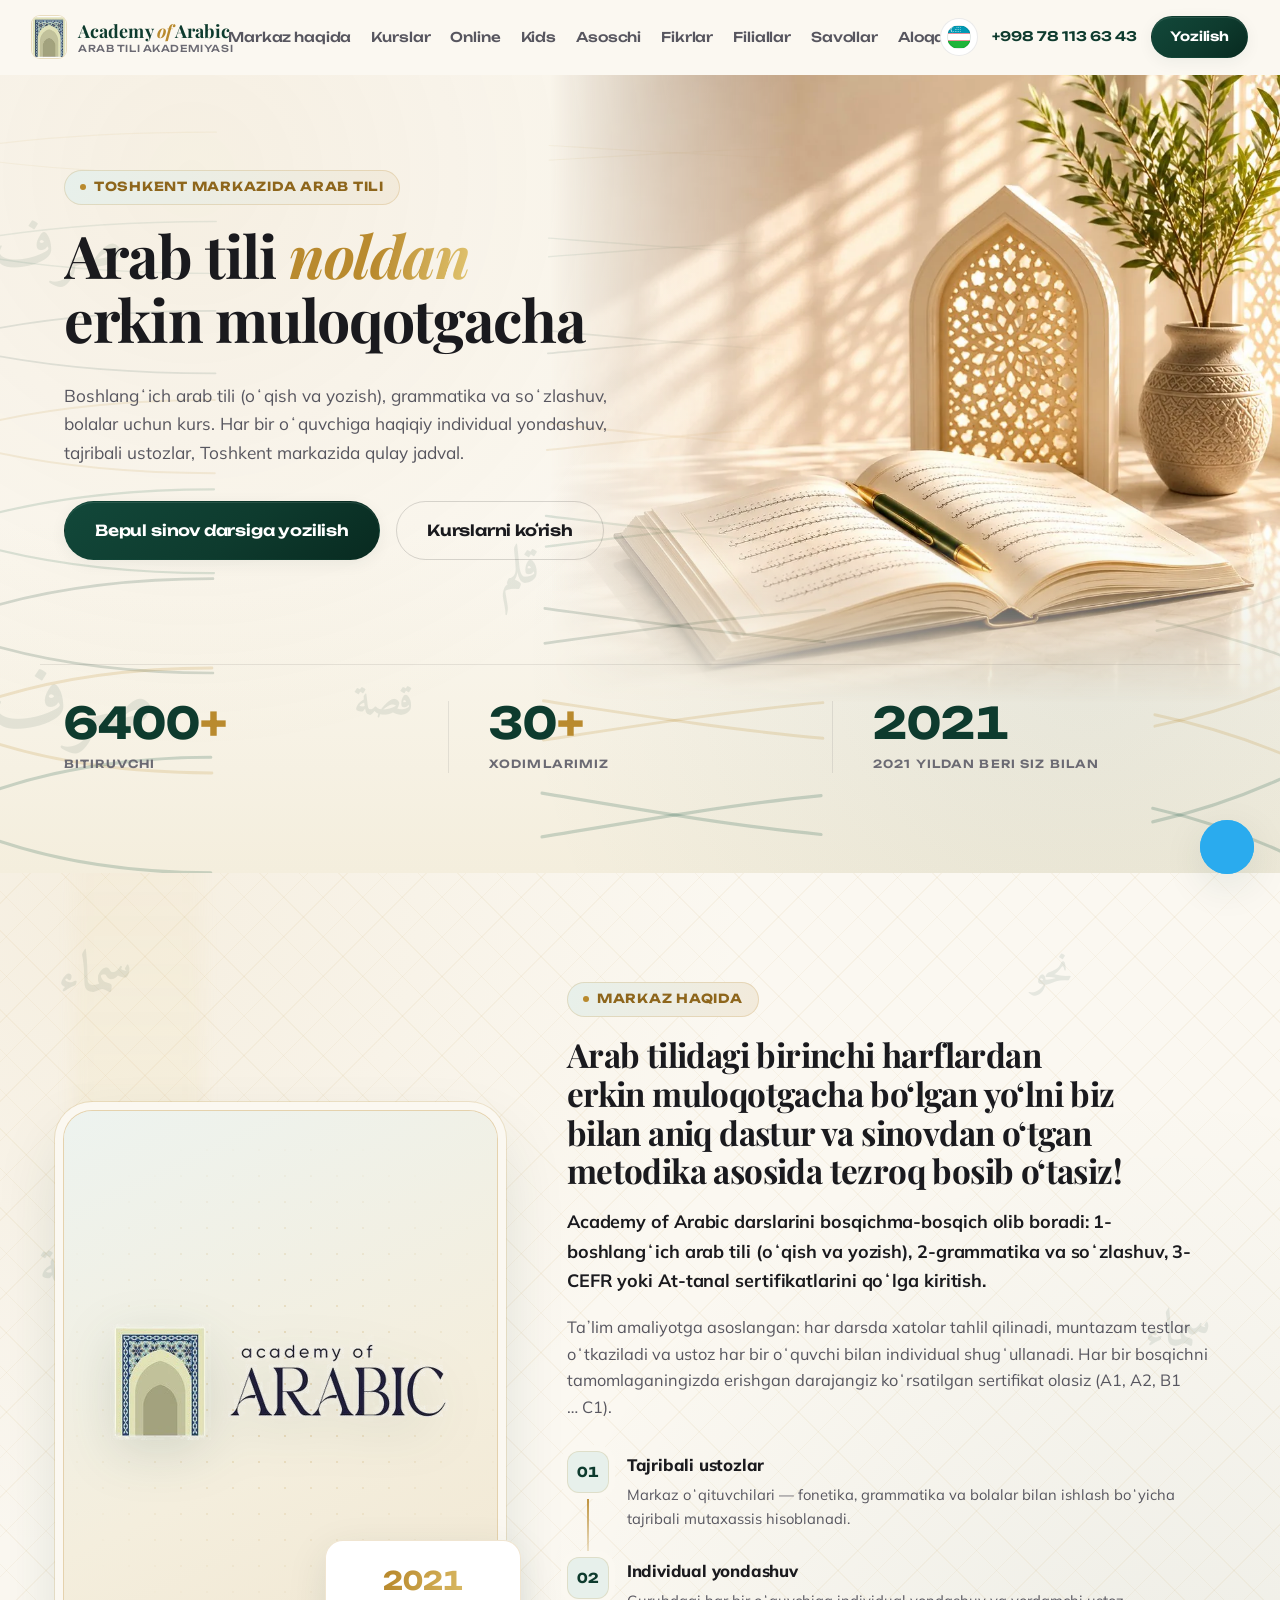
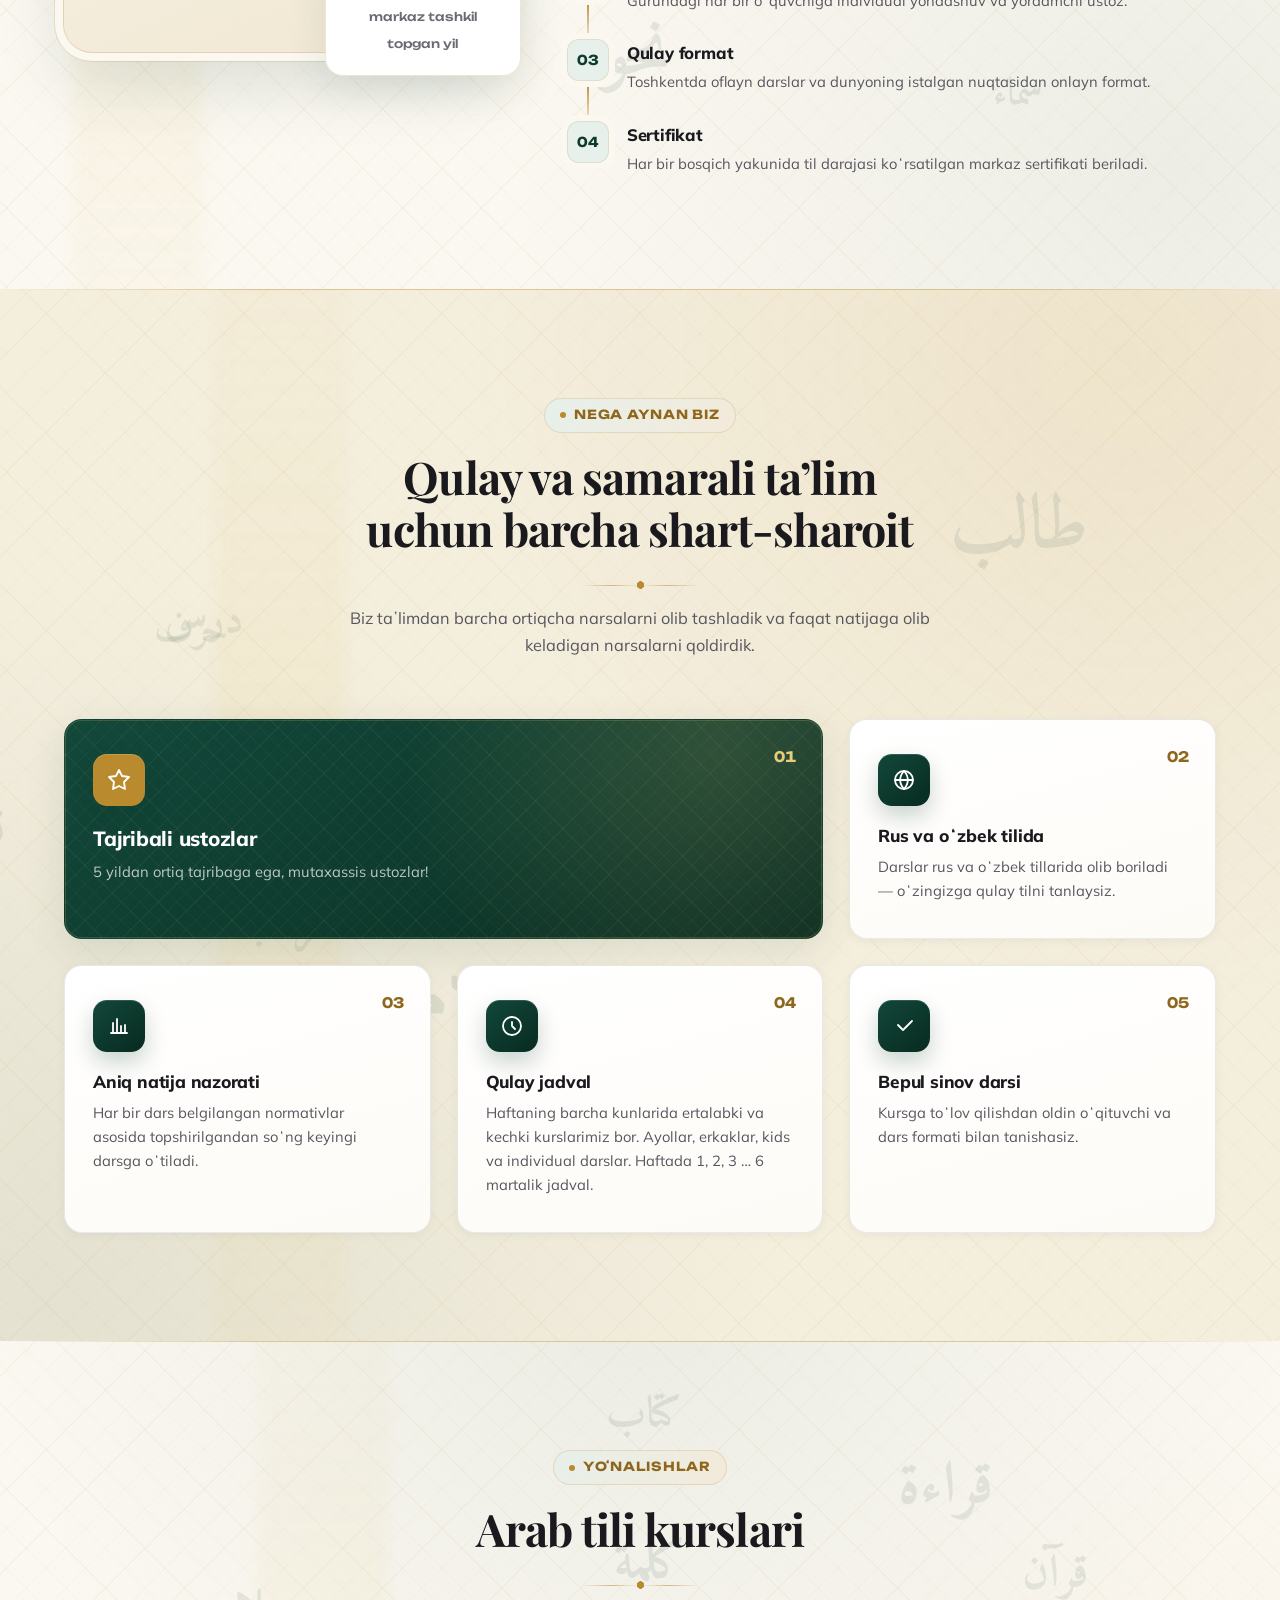
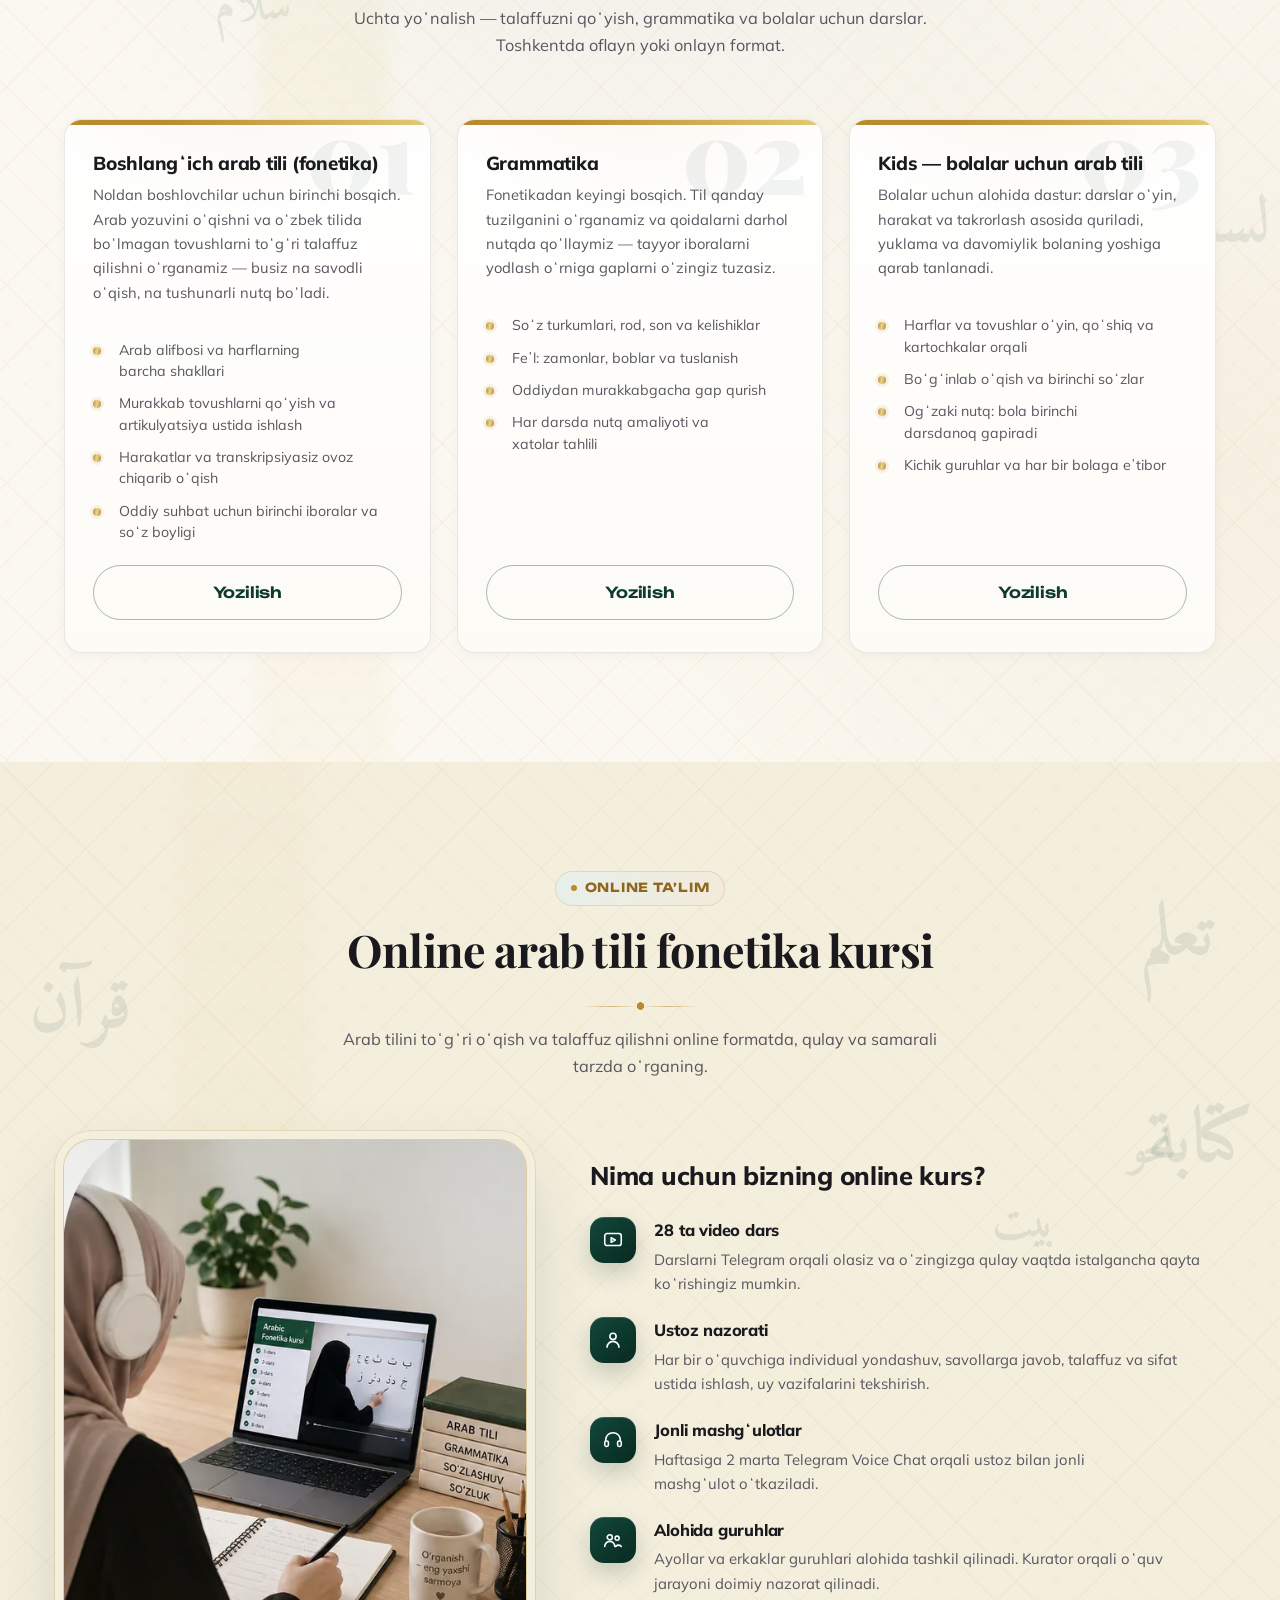
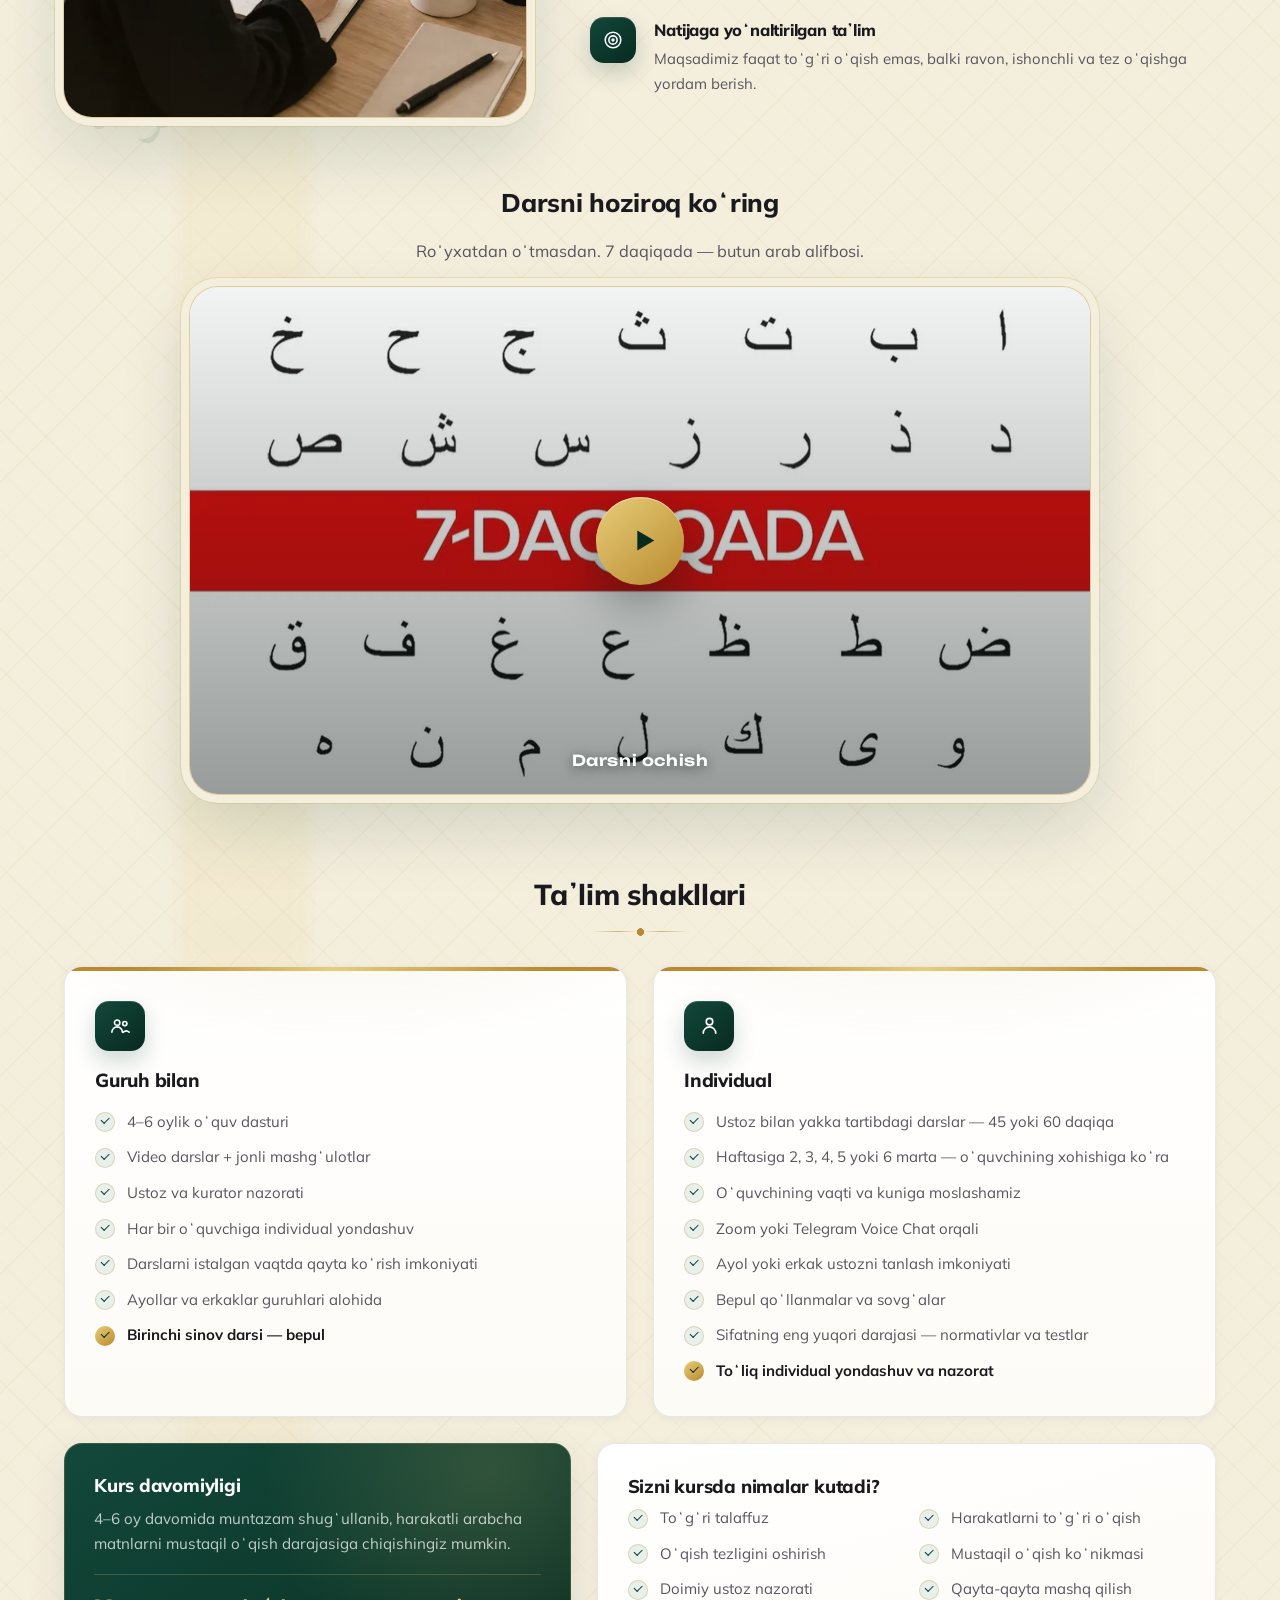
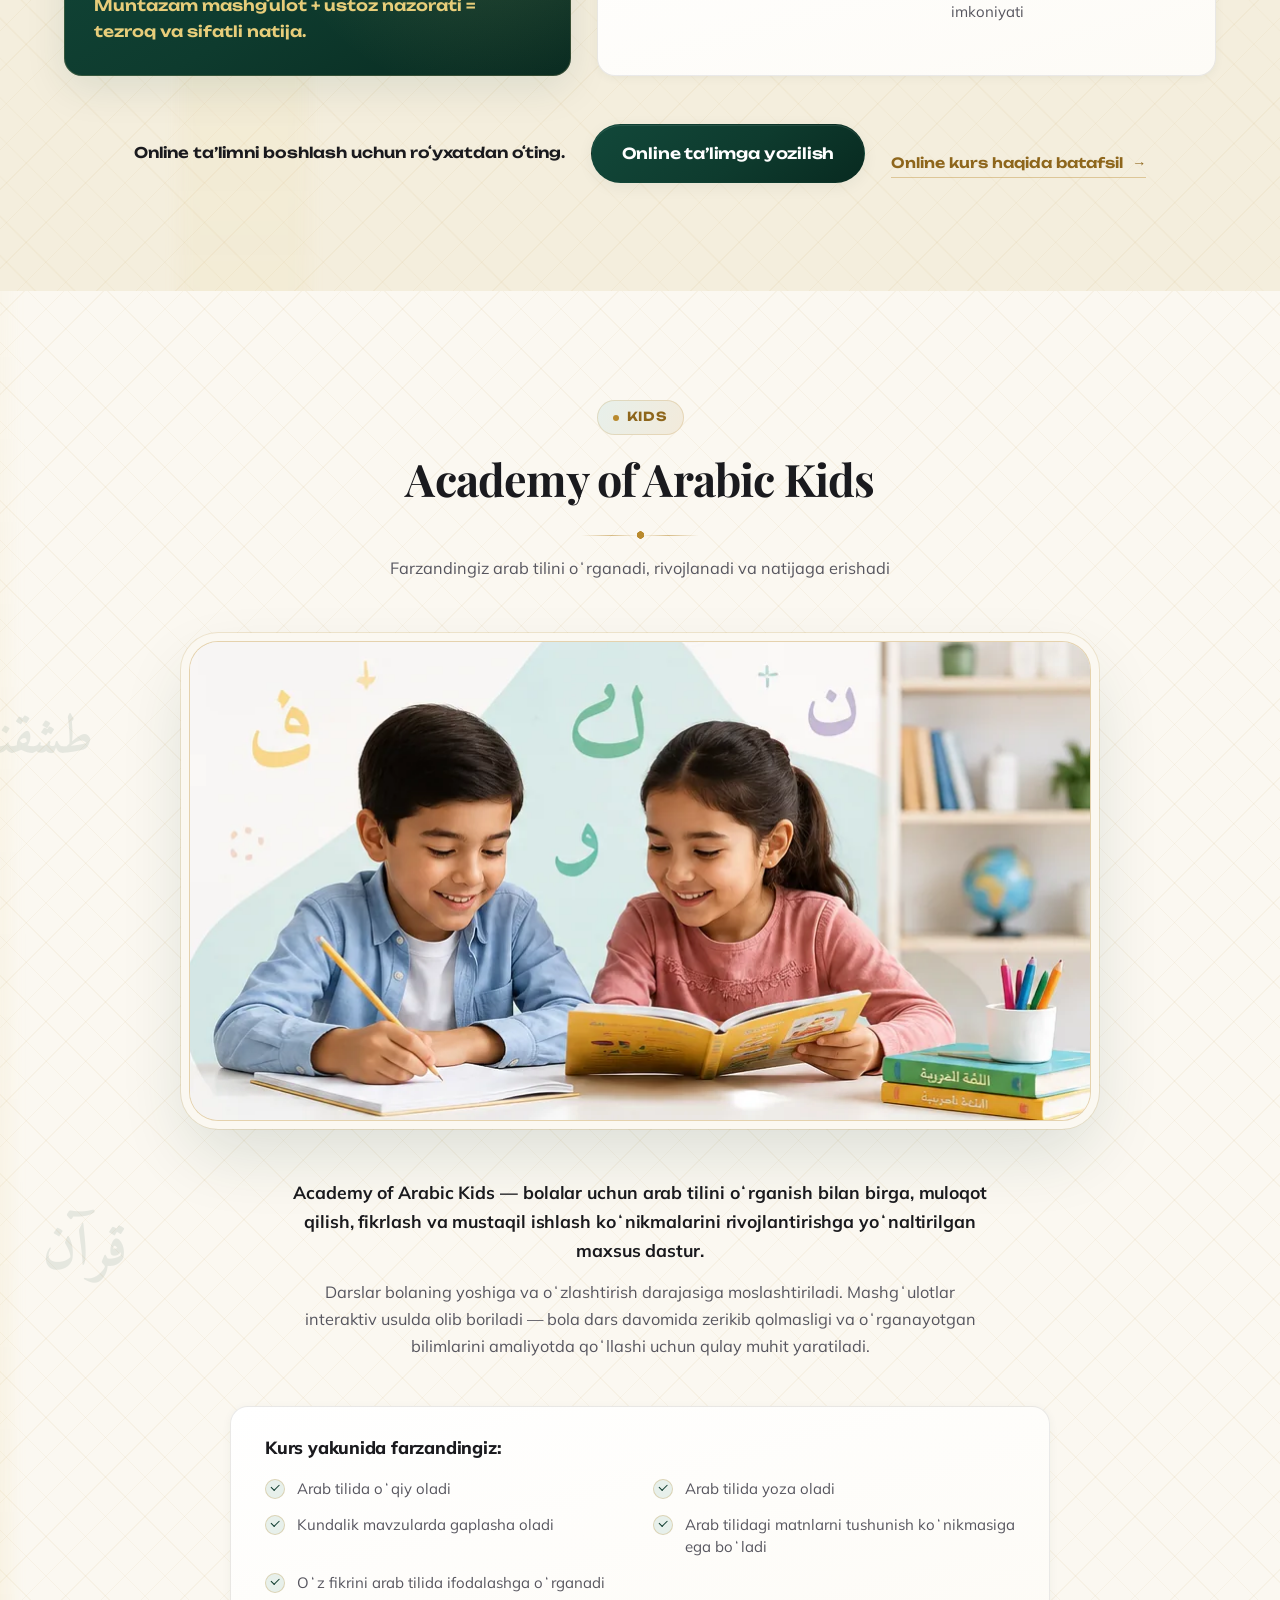
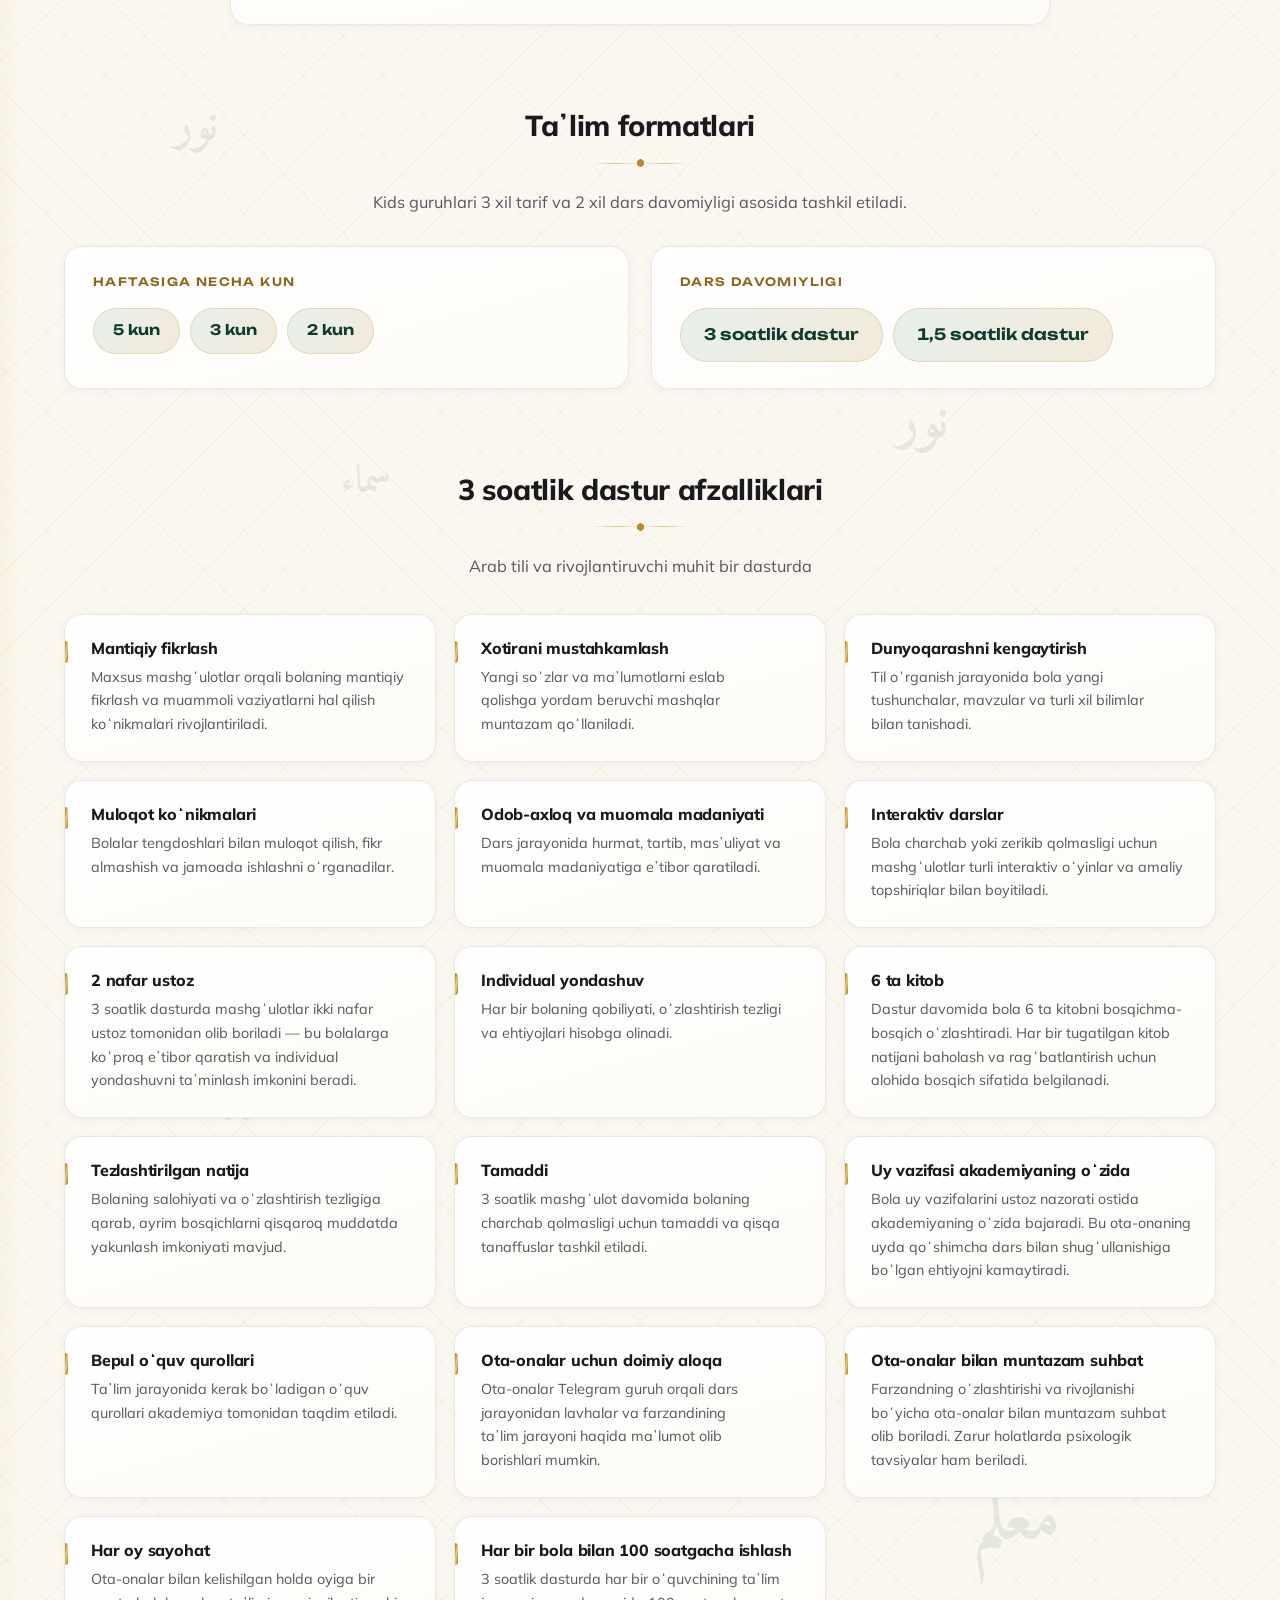
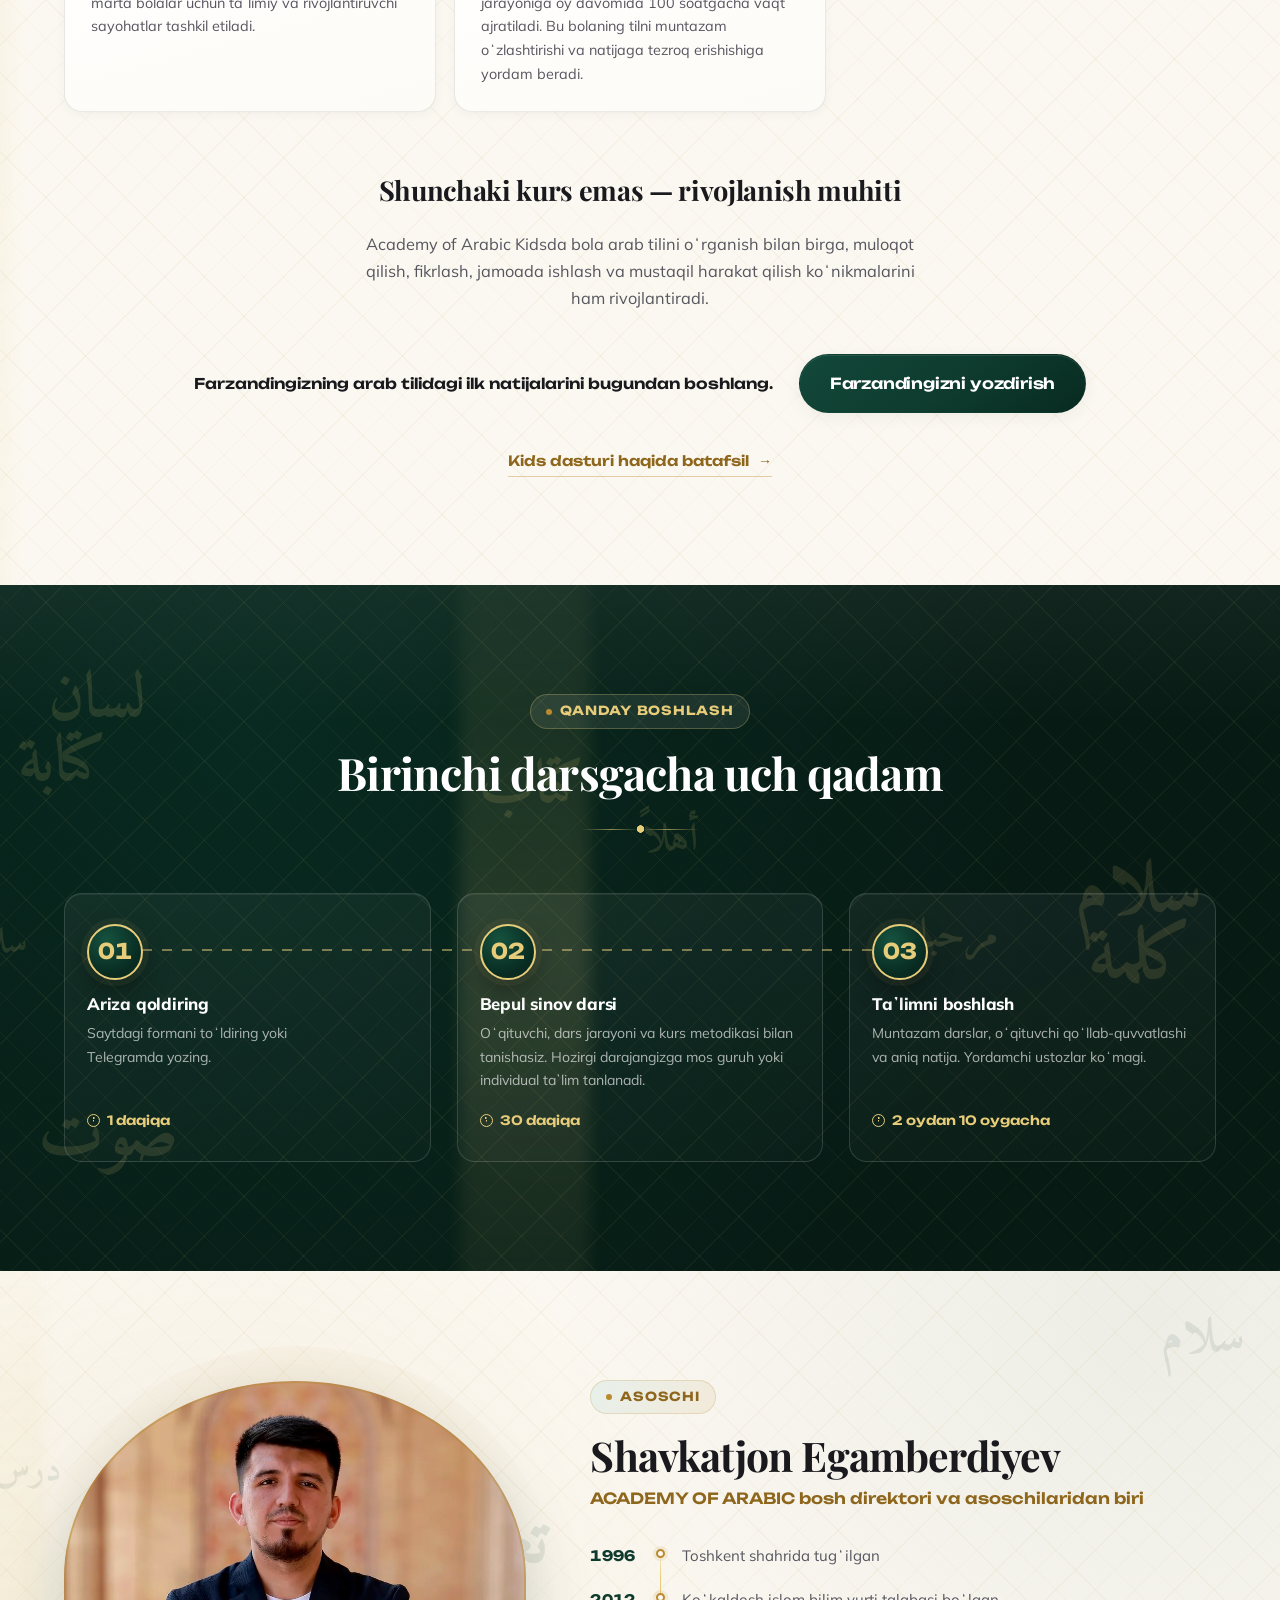
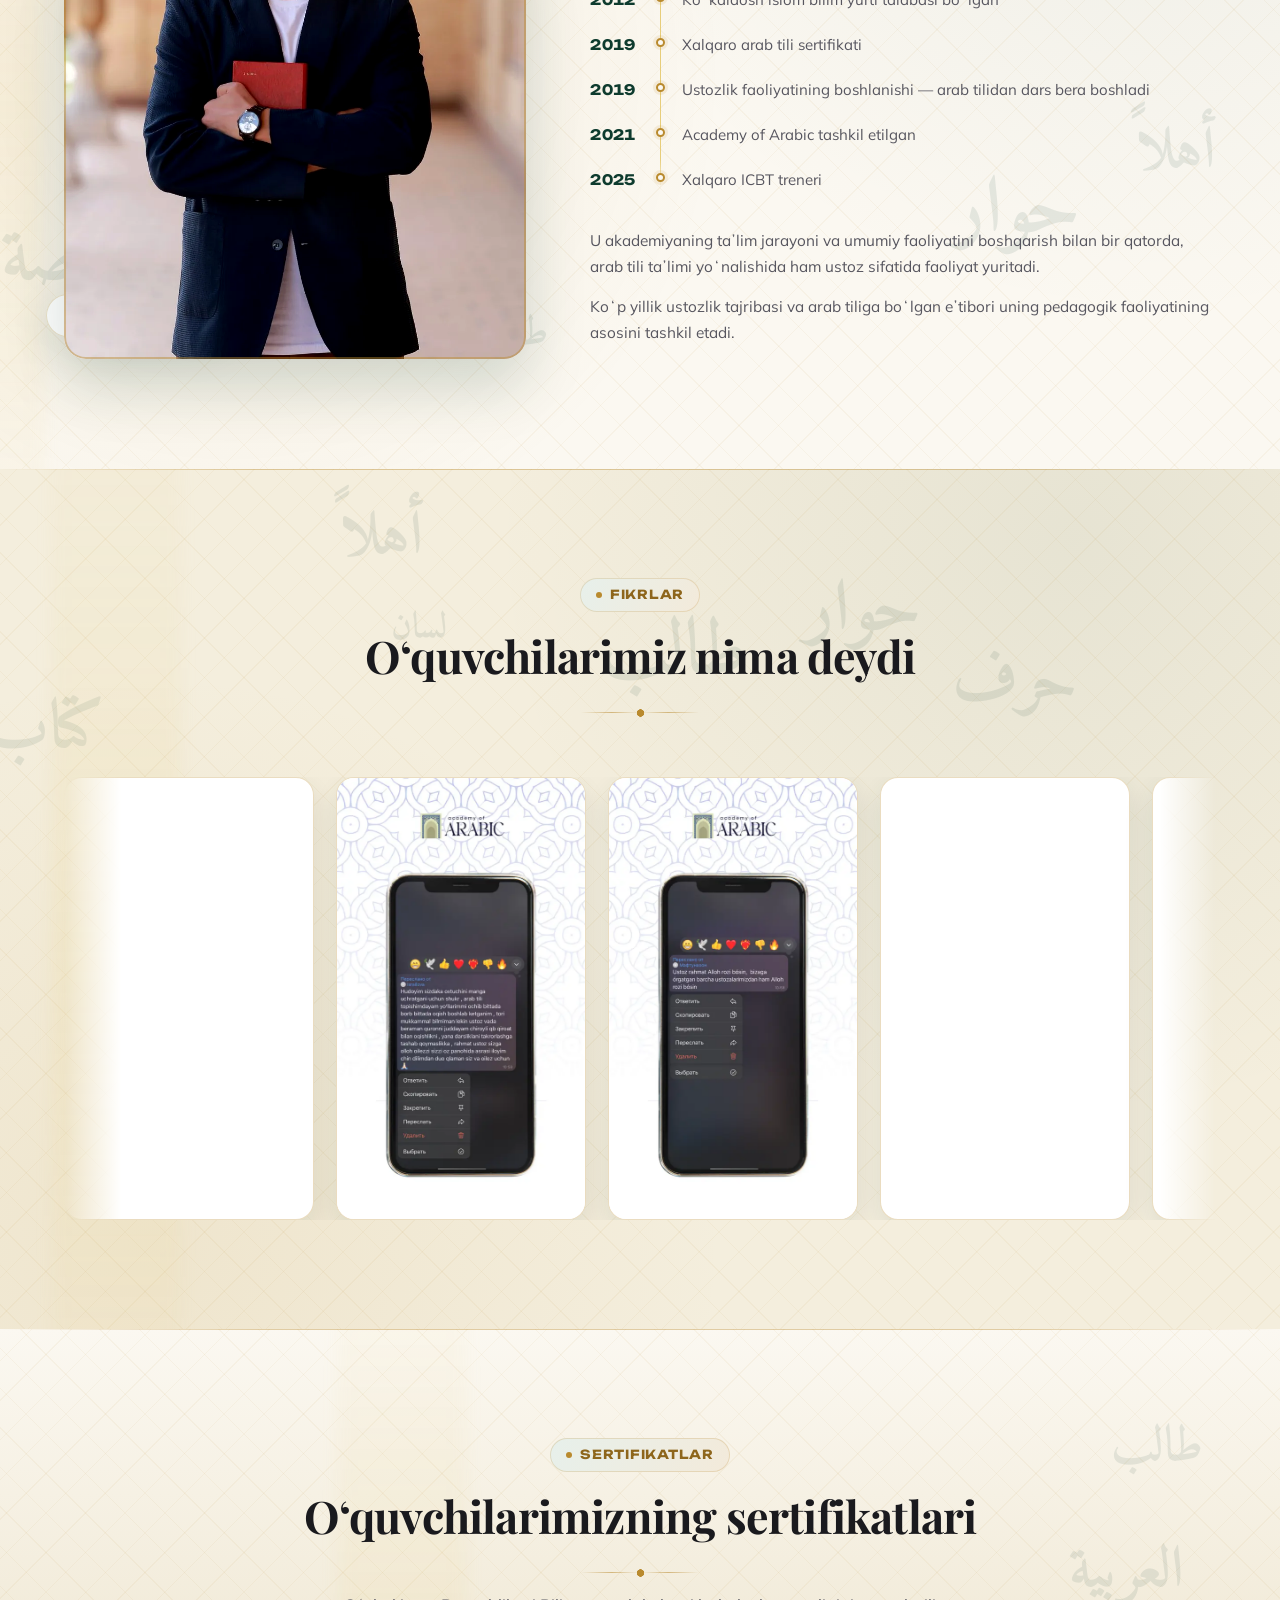
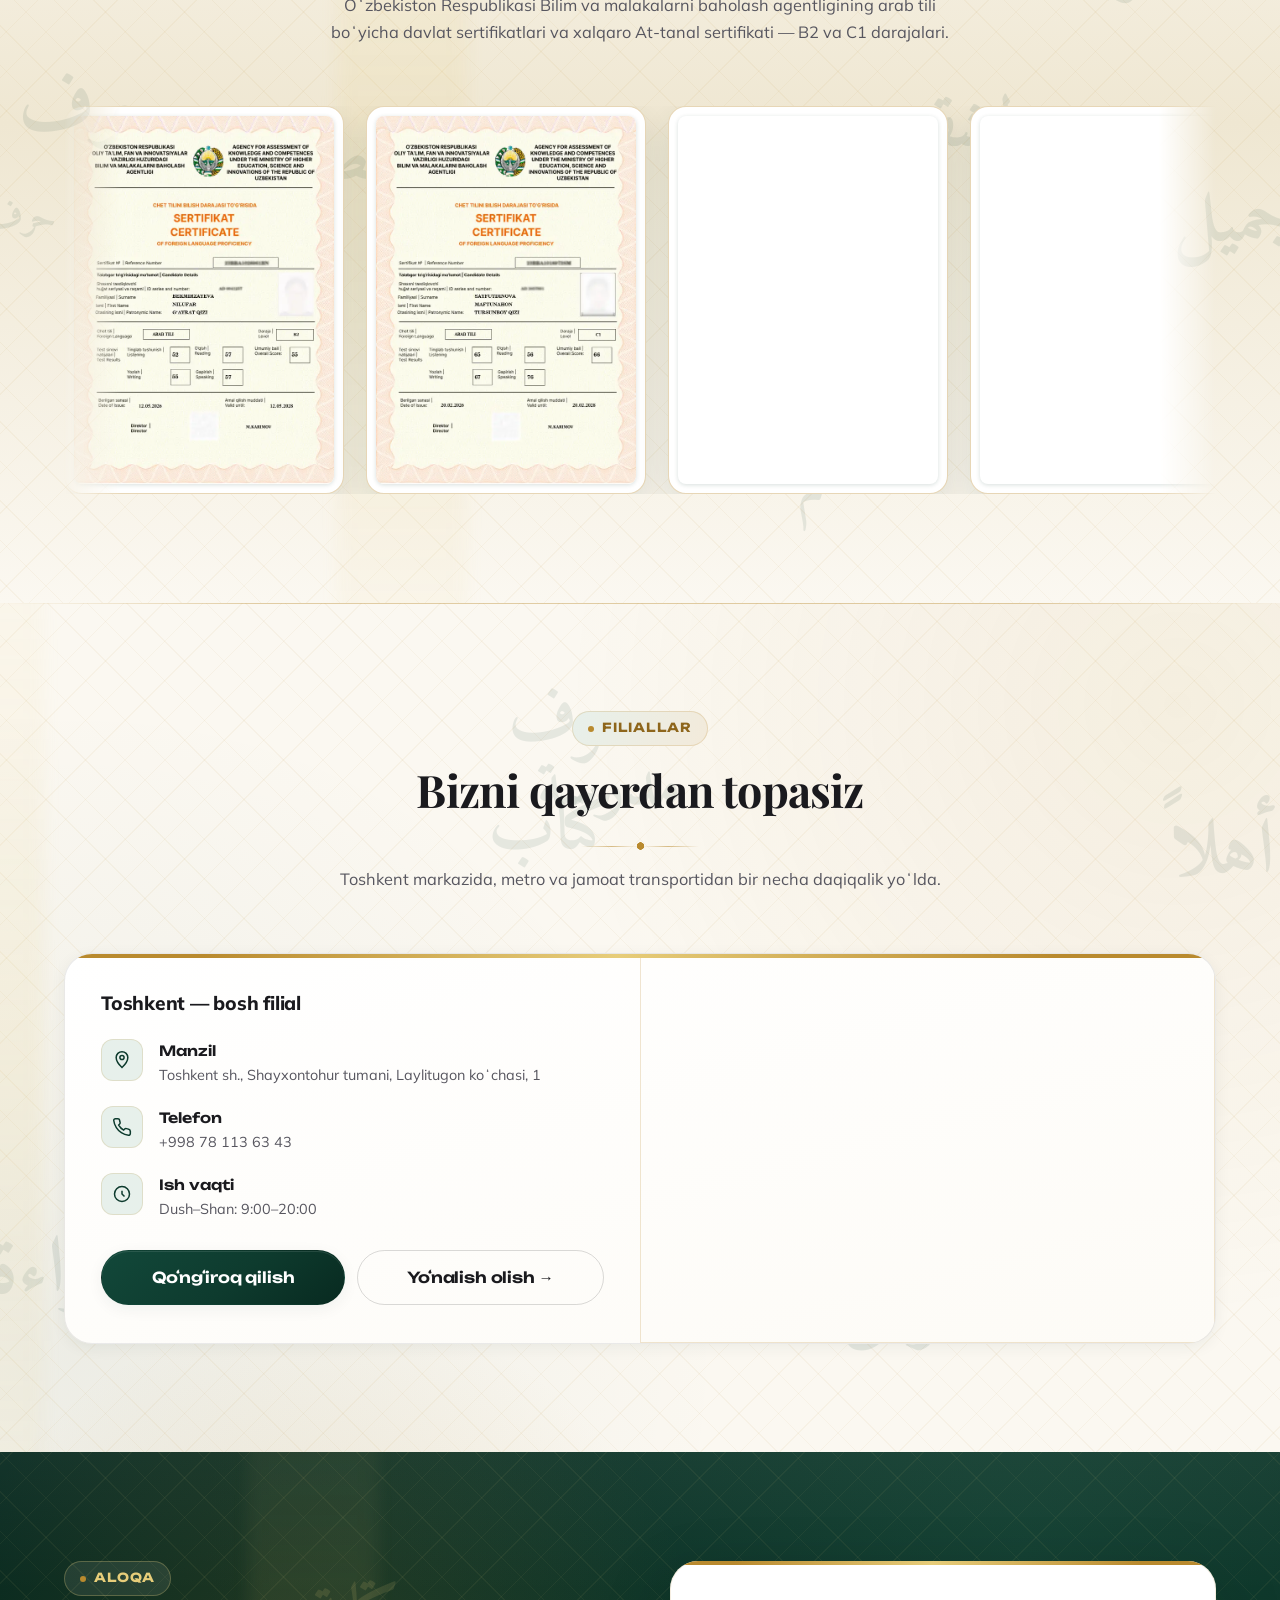
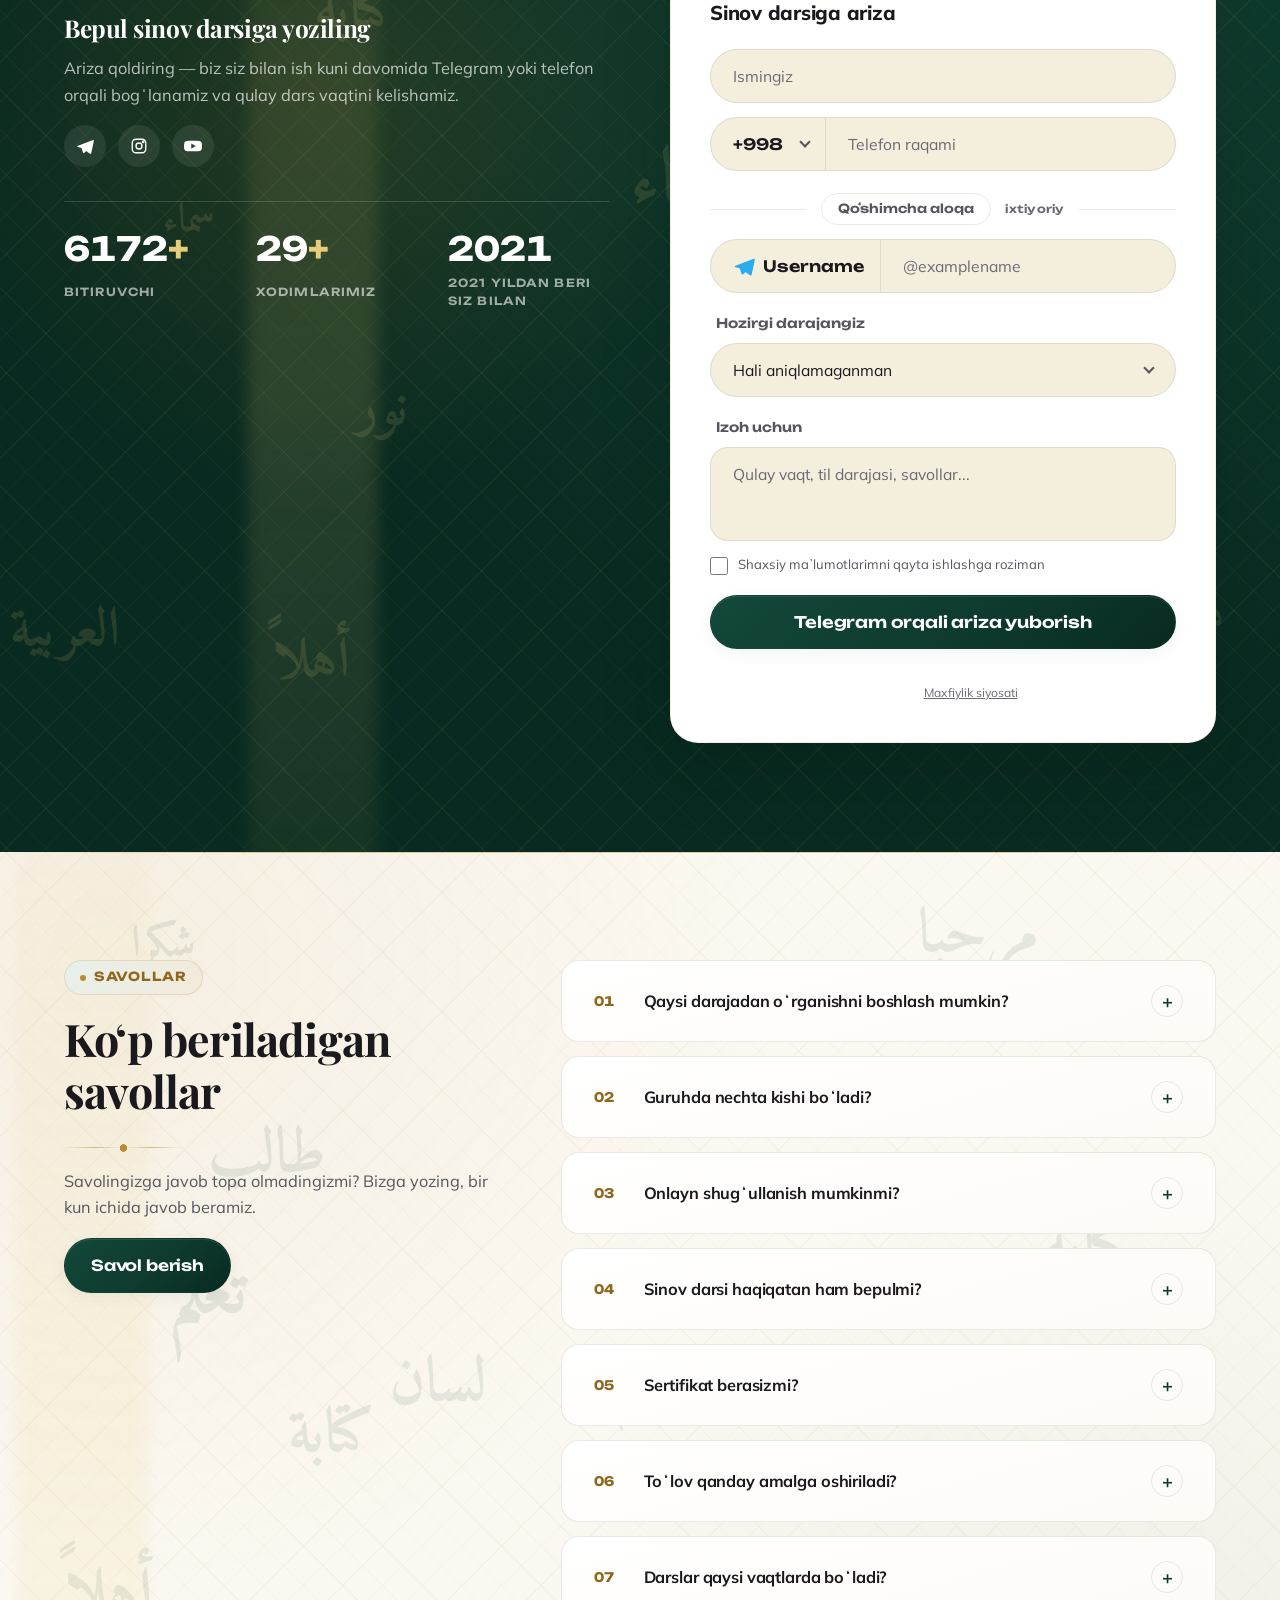
<file: en/index.html>
<!DOCTYPE html>

<html dir="ltr" lang="en">
<head><script>(function(){try{if(sessionStorage.getItem('aoa-lang')==='en')return;if(/[?&](?:gclid|gbraid|wbraid|dclid|msclkid|fbclid|yclid|utm_[a-z_]+)=/i.test(location.search)){sessionStorage.setItem('aoa-lang','en');return;}location.replace('/'+location.search+location.hash);}catch(e){}})();</script>
<meta charset="utf-8"/>
<meta content="width=device-width, initial-scale=1.0" name="viewport"/>
<title>Arabic courses in Tashkent — Academy of Arabic</title>
<meta content="Arabic courses in Tashkent: phonetics, grammar, a children's programme and online study. State-registered, 6400+ graduates. The first lesson is free." name="description"/>
<meta content="arabic language, arabic courses, learn arabic, arabic Tashkent, arabic academy, phonetics, grammar, arabic for kids" name="keywords"/>
<meta content="Academy of Arabic" property="og:site_name"/>
<meta content="Arabic courses in Tashkent — Academy of Arabic" property="og:title"/>
<meta content="Phonetics, grammar and a course for children. Groups of up to 20. Book a free trial lesson!" property="og:description"/>
<meta content="website" property="og:type"/>
<meta content="https://academy-of-arabic.uz/en/" property="og:url"/>
<meta content="https://academy-of-arabic.uz/assets/og-cover.jpg" property="og:image"/>
<meta content="1200" property="og:image:width"/>
<meta content="630" property="og:image:height"/>
<meta content="Academy of Arabic — Arabic language academy in Tashkent" property="og:image:alt"/>
<meta content="en_US" property="og:locale"/>
<meta content="summary_large_image" name="twitter:card"/>
<meta content="Arabic courses in Tashkent — Academy of Arabic" name="twitter:title"/>
<meta content="Phonetics, grammar and a course for children. Free trial lesson!" name="twitter:description"/>
<meta content="https://academy-of-arabic.uz/assets/og-cover.jpg" name="twitter:image"/>
<meta content="UZ-TK" name="geo.region"/>
<meta content="Toshkent" name="geo.placename"/>
<meta content="41.3231156;69.2299471" name="geo.position"/>
<meta content="41.3231156, 69.2299471" name="ICBM"/>
<!-- Google reads the sizes it is given and prefers a square multiple of
     48; /favicon.ico is its documented fallback and lives at the root. -->
<link href="/favicon.ico?v=c464c815cb" rel="icon" sizes="16x16 32x32 48x48"/>
<link href="/assets/favicon-96.png?v=00225aa370" rel="icon" sizes="96x96" type="image/png"/>
<link href="/assets/favicon-192.png?v=723f72a9c5" rel="icon" sizes="192x192" type="image/png"/>
<link href="/assets/apple-touch-icon.png?v=05c7ff06af" rel="apple-touch-icon" sizes="180x180"/>
<link href="/site.webmanifest" rel="manifest"/>
<meta content="#0E3B2E" name="theme-color"/>
<script type="application/ld+json">{
  "@context": "https://schema.org",
  "@graph": [
    {
      "@type": [
        "EducationalOrganization",
        "LocalBusiness"
      ],
      "@id": "https://academy-of-arabic.uz/#org",
      "name": "Academy of Arabic",
      "alternateName": [
        "Arab tili akademiyasi",
        "Arab Akademiyasi",
        "Arab tili oʻquv markazi",
        "Академия арабского языка"
      ],
      "url": "https://academy-of-arabic.uz/",
      "logo": "https://academy-of-arabic.uz/assets/logo-full.png",
      "image": "https://academy-of-arabic.uz/assets/og-cover.jpg",
      "description": "Toshkentdagi arab tili akademiyasi. Fonetika, grammatika va bolalar uchun arab tili kurslari.",
      "foundingDate": "2021",
      "address": {
        "@type": "PostalAddress",
        "streetAddress": "Laylitugon koʻchasi, 1",
        "addressLocality": "Toshkent",
        "addressSubLocality": "Shayxontohur tumani",
        "addressRegion": "Toshkent",
        "postalCode": "100001",
        "addressCountry": "UZ"
      },
      "geo": {
        "@type": "GeoCoordinates",
        "latitude": 41.3231156,
        "longitude": 69.2299471
      },
      "hasMap": "https://maps.app.goo.gl/5DndJWrEiPE9XPqY8",
      "telephone": "+998781136343",
      "areaServed": {
        "@type": "City",
        "name": "Toshkent"
      },
      "openingHoursSpecification": [
        {
          "@type": "OpeningHoursSpecification",
          "dayOfWeek": [
            "Monday",
            "Tuesday",
            "Wednesday",
            "Thursday",
            "Friday",
            "Saturday"
          ],
          "opens": "09:00",
          "closes": "20:00"
        }
      ],
      "sameAs": [
        "https://t.me/academy_arabic",
        "https://instagram.com/academy_arabic",
        "https://www.youtube.com/@Academyofarabic"
      ],
      "knowsLanguage": [
        "ar",
        "uz",
        "ru"
      ],
      "slogan": "Arab tilini 0 dan — davlat ruhsatnomasi bilan",
      "numberOfStudents": 6400,
      "hasCredential": {
        "@type": "EducationalOccupationalCredential",
        "credentialCategory": "Davlat ruhsatnomasi (tasdiqnoma)",
        "identifier": "016923",
        "dateCreated": "2021-12-09",
        "recognizedBy": {
          "@type": "GovernmentOrganization",
          "name": "Oʻzbekiston Respublikasi Vazirlar Mahkamasi huzuridagi Taʼlim sifatini nazorat qilish davlat inspeksiyasi"
        }
      },
      "founder": {
        "@id": "https://academy-of-arabic.uz/#director"
      },
      "employee": {
        "@id": "https://academy-of-arabic.uz/#director"
      }
    },
    {
      "@type": "WebSite",
      "@id": "https://academy-of-arabic.uz/#website",
      "url": "https://academy-of-arabic.uz/en/",
      "name": "Academy of Arabic",
      "inLanguage": "en",
      "publisher": {
        "@id": "https://academy-of-arabic.uz/#org"
      }
    },
    {
      "@type": "ItemList",
      "name": "Arab tili kurslari",
      "itemListElement": [
        {
          "@type": "ListItem",
          "position": 1,
          "item": {
            "@type": "Course",
            "name": "Boshlangʻich arab tili (fonetika)",
            "description": "Arab tili tovushlari va talaffuzini qoʻyish — keyingi bosqichlar uchun asos.",
            "provider": {
              "@id": "https://academy-of-arabic.uz/#org"
            },
            "inLanguage": [
              "uz",
              "ru",
              "ar"
            ],
            "educationalLevel": "Beginner",
            "hasCourseInstance": {
              "@type": "CourseInstance",
              "courseMode": [
                "Onsite",
                "Online"
              ],
              "location": {
                "@id": "https://academy-of-arabic.uz/#org"
              }
            }
          }
        },
        {
          "@type": "ListItem",
          "position": 2,
          "item": {
            "@type": "Course",
            "name": "Grammatika",
            "description": "Til tuzilishi, qoidalar va gap qurish amaliyoti.",
            "provider": {
              "@id": "https://academy-of-arabic.uz/#org"
            },
            "inLanguage": [
              "uz",
              "ru",
              "ar"
            ],
            "educationalLevel": "Intermediate",
            "hasCourseInstance": {
              "@type": "CourseInstance",
              "courseMode": [
                "Onsite",
                "Online"
              ],
              "location": {
                "@id": "https://academy-of-arabic.uz/#org"
              }
            }
          }
        },
        {
          "@type": "ListItem",
          "position": 3,
          "item": {
            "@type": "Course",
            "name": "Kids — bolalar uchun arab tili",
            "description": "3–12 yoshdagi bolalar uchun arab tili; dars soati va chastotasi tanlanadi.",
            "provider": {
              "@id": "https://academy-of-arabic.uz/#org"
            },
            "inLanguage": [
              "uz",
              "ru",
              "ar"
            ],
            "educationalLevel": "Beginner",
            "hasCourseInstance": {
              "@type": "CourseInstance",
              "courseMode": [
                "Onsite",
                "Online"
              ],
              "location": {
                "@id": "https://academy-of-arabic.uz/#org"
              }
            }
          }
        },
        {
          "@type": "ListItem",
          "position": 4,
          "item": {
            "@type": "Course",
            "name": "Online arab tili fonetika kursi",
            "description": "Arab tilini toʻgʻri oʻqish va talaffuz qilish boʻyicha online kurs: 28 ta video dars, haftasiga 2 marta jonli mashgʻulot va ustoz nazorati.",
            "provider": {
              "@id": "https://academy-of-arabic.uz/#org"
            },
            "inLanguage": [
              "uz",
              "ru",
              "ar"
            ],
            "educationalLevel": "Beginner",
            "hasCourseInstance": {
              "@type": "CourseInstance",
              "courseMode": "Online",
              "courseWorkload": "PT2H"
            }
          }
        }
      ]
    },
    {
      "@type": "FAQPage",
      "@id": "https://academy-of-arabic.uz/en/#faq",
      "mainEntity": [
        {
          "@type": "Question",
          "name": "What level can I start from?",
          "acceptedAnswer": {
            "@type": "Answer",
            "text": "From zero — most of our students begin with no Arabic at all. We check your starting level in the trial lesson and place you in a suitable group."
          }
        },
        {
          "@type": "Question",
          "name": "How many people are in a group?",
          "acceptedAnswer": {
            "@type": "Answer",
            "text": "No more than 20 students per group, so the teacher can give everyone attention and practise speaking in every lesson."
          }
        },
        {
          "@type": "Question",
          "name": "Can I study online?",
          "acceptedAnswer": {
            "@type": "Answer",
            "text": "Yes. We run in-person lessons at our centre in Tashkent and an online format for students in other cities and countries."
          }
        },
        {
          "@type": "Question",
          "name": "Is the trial lesson really free?",
          "acceptedAnswer": {
            "@type": "Answer",
            "text": "Yes, the first lesson is free and commits you to nothing — you can judge the format and the teacher before paying for a course."
          }
        },
        {
          "@type": "Question",
          "name": "Do you issue a certificate?",
          "acceptedAnswer": {
            "@type": "Answer",
            "text": "At the end of the course every student receives a centre certificate stating the level completed and the number of hours."
          }
        },
        {
          "@type": "Question",
          "name": "How does payment work?",
          "acceptedAnswer": {
            "@type": "Answer",
            "text": "Payment is monthly, after the free trial lesson. Per-lesson payment is available for the one-to-one format."
          }
        },
        {
          "@type": "Question",
          "name": "When do lessons take place?",
          "acceptedAnswer": {
            "@type": "Answer",
            "text": "The centre is open Monday to Saturday, 9:00 to 20:00. There are morning, evening and Saturday groups — we will find a time that suits you at the trial lesson."
          }
        },
        {
          "@type": "Question",
          "name": "From what age do you accept children?",
          "acceptedAnswer": {
            "@type": "Answer",
            "text": "The Kids course is for children aged 3 to 12. Adult phonetics and grammar groups have no age limit."
          }
        },
        {
          "@type": "Question",
          "name": "Does the centre hold a state permit (licence)?",
          "acceptedAnswer": {
            "@type": "Answer",
            "text": "Yes. Academy of Arabic NTM is registered with the State Inspectorate for Supervision of Education Quality under the Cabinet of Ministers: certificate no. 016923 of 09.12.2021, register number X-174389. Both pages of the document are shown below — tap an image to open it in full."
          }
        }
      ]
    },
    {
      "@type": "Person",
      "@id": "https://academy-of-arabic.uz/#director",
      "name": "Shavkatjon Egamberdiyev",
      "jobTitle": "Asoschi va bosh direktor",
      "birthDate": "1996",
      "worksFor": {
        "@id": "https://academy-of-arabic.uz/#org"
      },
      "knowsLanguage": [
        "ar",
        "uz",
        "ru"
      ],
      "image": "https://academy-of-arabic.uz/assets/director.jpg"
    }
  ]
}</script>
<!-- The faces are served from this origin, cut to the subsets the four
     languages use; they were a render-blocking round trip to a third party
     before a word could be painted. Regenerate with tools/build-fonts.py.
     The three preloads are swapped per language by tools/build-langs.py. -->
<link as="font" crossorigin="" href="/assets/fonts/playfair-display-latin-wght-normal.woff2" rel="preload" type="font/woff2"/>
<link as="font" crossorigin="" href="/assets/fonts/mulish-latin-wght-normal.woff2" rel="preload" type="font/woff2"/>
<link as="font" crossorigin="" href="/assets/fonts/unbounded-latin-wght-normal.woff2" rel="preload" type="font/woff2"/>
<link href="/css/fonts.css?v=d1df4e11bb" rel="stylesheet"/>
<!-- ?v= is bumped whenever these files change: Pages serves them with a
     10-minute cache, so without it a visitor can get new markup with a
     stale stylesheet and the layout breaks -->
<link href="/css/style.css?v=571b0b9cf4" rel="stylesheet"/>
<meta content="uz_UZ" property="og:locale:alternate"/><meta content="ru_RU" property="og:locale:alternate"/><meta content="ar_AR" property="og:locale:alternate"/><link href="https://academy-of-arabic.uz/en/" rel="canonical"/><meta content="noindex, follow" name="robots"/></head>
<body>
<div aria-hidden="true" class="pattern-overlay"></div>
<!-- ===== HEADER ===== -->
<header class="site-header" id="siteHeader">
<div class="container header-inner">
<a class="brand" href="#home">
<span aria-hidden="true" class="brand-mark" data-logo-icon=""></span>
<span class="brand-text">
<span class="brand-title">Academy <em>of</em> Arabic</span>
<span class="brand-sub" data-i18n="nav.tagline">Arabic language academy</span>
</span>
</a>
<nav class="main-nav" id="mainNav">
<a data-i18n="nav.about" href="#about">About</a>
<a data-i18n="nav.courses" href="#courses">Courses</a>
<a data-i18n="nav.online" href="#online">Online</a>
<a data-i18n="nav.kids" href="#kids">Kids</a>
<a data-i18n="nav.director" href="#director">Founder</a>
<a data-i18n="nav.reviews" href="#reviews">Reviews</a>
<a data-i18n="nav.branches" href="#branches">Branches</a>
<a data-i18n="nav.faq" href="#faq">FAQ</a>
<a data-i18n="nav.contact" href="#contact">Contact</a>
<a class="btn btn-primary nav-cta-mobile" data-i18n="nav.cta" data-open-booking="" href="#contact">Enrol</a>
</nav>
<div class="header-actions">
<div class="lang-switch" id="langSwitch">
<button aria-expanded="false" aria-haspopup="true" aria-label="Til / Language" class="lang-current" id="langCurrent" type="button">
<span aria-hidden="true" class="flag flag-uz"></span>
</button>
<ul class="lang-menu" id="langMenu" role="menu">
<li role="none"><a class="lang-btn" data-lang="uz" href="/" hreflang="uz" role="menuitem"><span aria-hidden="true" class="flag flag-uz"></span>Oʻzbek</a></li>
<li role="none"><a class="lang-btn" data-lang="ru" href="/ru/" hreflang="ru" role="menuitem"><span aria-hidden="true" class="flag flag-ru"></span>Русский</a></li>
<li role="none"><a class="lang-btn" data-lang="en" href="/en/" hreflang="en" role="menuitem"><span aria-hidden="true" class="flag flag-en"></span>English</a></li>
<li role="none"><a class="lang-btn" data-lang="ar" href="/ar/" hreflang="ar" role="menuitem"><span aria-hidden="true" class="flag flag-ar"></span>العربية</a></li>
</ul>
</div>
<a class="header-phone" href="tel:+998781136343">+998 78 113 63 43</a>
<a class="btn btn-primary btn-sm" data-i18n="nav.cta" data-open-booking="" href="#contact">Enrol</a>
<button aria-expanded="false" aria-label="Меню" class="burger" id="burgerBtn" type="button">
<span></span><span></span><span></span>
</button>
</div>
</div>
<div aria-hidden="true" class="scroll-progress" id="scrollProgress"></div>
</header>
<main id="home">
<!-- ===== HERO ===== -->
<section class="hero">
<div class="hero-media">
<picture>
<source sizes="(max-width: 640px) 100vw, (max-width: 1024px) 70vw, 1100px" srcset="/assets/hero-photo-550.webp 550w, /assets/hero-photo-800.webp 800w, /assets/hero-photo-1100.webp 1100w" type="image/webp"/>
<img alt="" class="hero-photo" fetchpriority="high" height="1100" src="/assets/hero-photo.jpg" width="1100"/>
</picture>
</div>
<div class="container hero-inner">
<div class="hero-copy reveal">
<span class="tag" data-i18n="hero.badge">Arabic in central Tashkent</span>
<h1 class="hero-title">
<span data-i18n-words="hero.title1">Arabic</span>
<span class="accent" data-i18n-words="hero.title2">from zero</span>
<span data-i18n-words="hero.title3">to fluent conversation</span>
</h1>
<p class="hero-subtitle" data-i18n="hero.subtitle">Beginner Arabic (reading and writing), grammar and speaking, plus a course for children. A genuinely individual approach to every student, experienced teachers and a convenient timetable in central Tashkent.</p>
<div class="hero-actions">
<a class="btn btn-primary btn-lg" data-i18n="hero.ctaPrimary" data-open-booking="" href="#contact">Book a free trial lesson</a>
<a class="btn btn-ghost btn-lg" data-i18n="hero.ctaSecondary" href="#courses">See the courses</a>
</div>
</div>
</div>
<div class="container hero-stats">
<div class="stat">
<span class="stat-num" data-count="6400">6400</span><span class="stat-plus">+</span>
<span class="stat-label" data-i18n="hero.statsStudents">graduates</span>
</div>
<div class="stat">
<span class="stat-num" data-count="30">30</span><span class="stat-plus">+</span>
<span class="stat-label" data-i18n="hero.statsTeachers">our staff</span>
</div>
<div class="stat">
<span class="stat-num">2021</span>
<span class="stat-label" data-i18n="hero.statsSince">with you since 2021</span>
</div>
</div>
<div aria-hidden="true" class="hero-bg-pattern" id="heroBgPattern"></div>
</section>
<!-- ===== ABOUT ===== -->
<section class="section" id="about">
<div class="container about-grid">
<div class="about-visual reveal-scale">
<div class="about-frame">
<div class="about-frame-pattern"></div>
<picture>
<source srcset="/assets/logo-full.webp" type="image/webp"/>
<img alt="Academy of Arabic" class="about-logo" decoding="async" height="254" loading="lazy" src="/assets/logo-full.png" width="680"/>
</picture>
</div>
<div class="about-badge">
<span class="about-badge-num">2021</span>
<span data-i18n="about.badgeLabel">the year the centre opened</span>
</div>
</div>
<div class="about-copy reveal">
<span class="tag" data-i18n="about.tag">About the centre</span>
<h2 data-i18n="about.title">The road from your first Arabic letters to fluent conversation goes faster with us — on a clear programme and a proven method!</h2>
<p class="lead" data-i18n="about.lead">Academy of Arabic teaches in stages: 1 — beginner Arabic (reading and writing), 2 — grammar and speaking, 3 — preparation for the CEFR or At-tanal certificates.</p>
<p data-i18n="about.text">The teaching is built on practice: every lesson reviews your mistakes, tests are held regularly, and the teacher works with each student individually. At the end of every stage you receive a certificate stating the level you reached (A1, A2, B1 … C1).</p>
<ul class="about-points">
<li>
<span class="point-ico">01</span>
<div><strong data-i18n="about.point1Title">Experienced teachers</strong><p data-i18n="about.point1Desc">Our teachers are specialists in phonetics, grammar and working with children.</p></div>
</li>
<li>
<span class="point-ico">02</span>
<div><strong data-i18n="about.point2Title">Individual approach</strong><p data-i18n="about.point2Desc">An individual approach to every student in the group, plus an assistant teacher.</p></div>
</li>
<li>
<span class="point-ico">03</span>
<div><strong data-i18n="about.point3Title">Flexible format</strong><p data-i18n="about.point3Desc">In-person lessons in Tashkent and an online format from anywhere in the world.</p></div>
</li>
<li>
<span class="point-ico">04</span>
<div><strong data-i18n="about.point4Title">Certificate</strong><p data-i18n="about.point4Desc">Each stage ends with a centre certificate stating your level of the language.</p></div>
</li>
</ul>
</div>
</div>
</section>
<!-- ===== FEATURES ===== -->
<section class="section section-alt" id="features">
<div class="container">
<div class="section-head reveal-blur">
<span class="tag" data-i18n="features.tag">Why us</span>
<h2 data-i18n="features.title">Everything you need for comfortable, effective learning</h2>
<p data-i18n="features.subtitle">We stripped everything unnecessary out of the teaching and kept only what actually produces results.</p>
</div>
<div class="features-grid">
<div class="feature-card reveal">
<span aria-hidden="true" class="feature-ico"><svg viewbox="0 0 24 24"><path d="M12 2l3 6 7 1-5 5 1 7-6-3-6 3 1-7-5-5 7-1z"></path></svg></span>
<h3 data-i18n="features.item1Title">Experienced teachers</h3>
<p data-i18n="features.item1Desc">Over 5 years of experience — every class is led by a specialist teacher!</p>
</div>
<div class="feature-card reveal">
<span aria-hidden="true" class="feature-ico"><svg viewbox="0 0 24 24"><circle cx="12" cy="12" r="9"></circle><path d="M3 12h18M12 3c2.5 2.7 3.8 5.7 3.8 9S14.5 18.3 12 21c-2.5-2.7-3.8-5.7-3.8-9S9.5 5.7 12 3z"></path></svg></span>
<h3 data-i18n="features.item3Title">Russian and Uzbek</h3>
<p data-i18n="features.item3Desc">Lessons are taught in Russian and Uzbek — you pick whichever suits you.</p>
</div>
<div class="feature-card reveal">
<span aria-hidden="true" class="feature-ico"><svg viewbox="0 0 24 24"><path d="M4 19h16M6 19V9m4 10V5m4 14v-7m4 7V11"></path></svg></span>
<h3 data-i18n="features.item4Title">Clear progress</h3>
<p data-i18n="features.item4Desc">You move on to the next lesson only after passing the current one against the set standards.</p>
</div>
<div class="feature-card reveal">
<span aria-hidden="true" class="feature-ico"><svg viewbox="0 0 24 24"><path d="M12 8v4l3 3M12 3a9 9 0 100 18 9 9 0 000-18z"></path></svg></span>
<h3 data-i18n="features.item5Title">Convenient timetable</h3>
<p data-i18n="features.item5Desc">Morning and evening classes every day of the week. Women’s, men’s, Kids and one-to-one lessons. From 1, 2, 3 … up to 6 lessons a week.</p>
</div>
<div class="feature-card reveal">
<span aria-hidden="true" class="feature-ico"><svg viewbox="0 0 24 24"><path d="M20 7l-9 9-5-5"></path></svg></span>
<h3 data-i18n="features.item6Title">Free trial lesson</h3>
<p data-i18n="features.item6Desc">Meet the teacher and see how a lesson runs before you pay for the course.</p>
</div>
</div>
</div>
</section>
<!-- ===== COURSES ===== -->
<section class="section" id="courses">
<div class="container">
<div class="section-head reveal-blur">
<span class="tag" data-i18n="courses.tag">Courses</span>
<h2 data-i18n="courses.title">Arabic language courses</h2>
<p data-i18n="courses.subtitle">Three tracks — pronunciation, grammar and lessons for children. In person in Tashkent or online.</p>
</div>
<div class="courses-grid courses-grid-3">
<article class="course-card reveal">
<h3 data-i18n="courses.item1Title">Beginner Arabic (phonetics)</h3>
<p data-i18n="courses.item1Desc">The starting stage for complete beginners. You learn to read Arabic script and to pronounce the sounds that do not exist in your own language — without that there is neither confident reading nor clear speech.</p>
<ul class="course-points">
<li data-i18n="courses.item1Point1">The Arabic alphabet and every letter form</li>
<li data-i18n="courses.item1Point2">Getting the difficult sounds right and working on articulation</li>
<li data-i18n="courses.item1Point3">Vowel marks and reading aloud without transcription</li>
<li data-i18n="courses.item1Point4">First phrases and the vocabulary for simple conversation</li>
</ul>
<a class="btn btn-outline btn-block course-cta" data-course-key="contact.course2" data-i18n="courses.cta" data-open-booking="" href="#contact">Enrol</a>
</article>
<article class="course-card reveal">
<h3 data-i18n="courses.item2Title">Grammar</h3>
<p data-i18n="courses.item2Desc">The stage after phonetics. We take the language apart and apply the rules in speech straight away, so that you build sentences yourself instead of memorising ready-made phrases.</p>
<ul class="course-points">
<li data-i18n="courses.item2Point1">Parts of speech, gender, number and case</li>
<li data-i18n="courses.item2Point2">The verb: tenses, forms and conjugation</li>
<li data-i18n="courses.item2Point3">Building sentences, from simple to complex</li>
<li data-i18n="courses.item2Point4">Speaking practice and error analysis in every lesson</li>
</ul>
<a class="btn btn-outline btn-block course-cta" data-course-key="contact.course4" data-i18n="courses.cta" data-open-booking="" href="#contact">Enrol</a>
</article>
<article class="course-card reveal course-card-kids">
<h3 data-i18n="courses.item3Title">Kids — Arabic for children</h3>
<p data-i18n="courses.item3Desc">A separate programme for children: lessons are built on play, movement and repetition, and both the workload and the length are matched to the child’s age.</p>
<ul class="course-points">
<li data-i18n="courses.item3Point1">Letters and sounds through games, songs and flashcards</li>
<li data-i18n="courses.item3Point2">Reading syllable by syllable and first words</li>
<li data-i18n="courses.item3Point3">Speaking: the child talks from the very first lesson</li>
<li data-i18n="courses.item3Point4">Small groups and attention for every child</li>
</ul>
<a class="btn btn-outline btn-block course-cta" data-course-key="contact.course10" data-i18n="courses.cta" data-open-booking="" href="#contact">Enrol</a>
</article>
</div>
</div>
</section>
<!-- ===== ONLINE ===== -->
<section class="section section-alt" id="online">
<div class="container">
<div class="section-head reveal-blur">
<span class="tag" data-i18n="online.tag">Online course</span>
<h2 data-i18n="online.title">Online Arabic phonetics course</h2>
<p data-i18n="online.subtitle">Learn to read and pronounce Arabic correctly online — on your own schedule, and to a real standard.</p>
</div>
<div class="online-lead">
<figure class="online-media reveal-scale">
<picture>
<source sizes="(max-width: 1080px) min(400px, 92vw), 462px" srcset="/assets/online-course-400.webp 400w, /assets/online-course-560.webp 560w, /assets/online-course-800.webp 800w" type="image/webp"/>
<img alt="Online Arabic phonetics course — a student watching a video lesson on a laptop" data-i18n-alt="online.imageAlt" decoding="async" height="1024" loading="lazy" src="/assets/online-course.jpg" width="799"/>
</picture>
</figure>
<div class="online-why reveal">
<h3 data-i18n="online.whyTitle">Why study online with us?</h3>
<ul class="online-points">
<li>
<span aria-hidden="true" class="online-ico"><svg viewbox="0 0 24 24"><rect height="13" rx="2.5" width="18" x="3" y="5"></rect><path d="M10 9.5l4.5 2.5-4.5 2.5z"></path></svg></span>
<div><strong data-i18n="online.item1Title">28 video lessons</strong><p data-i18n="online.item1Desc">Lessons arrive on Telegram: watch them whenever it suits you, and rewatch as often as you like.</p></div>
</li>
<li>
<span aria-hidden="true" class="online-ico"><svg viewbox="0 0 24 24"><circle cx="12" cy="8" r="3.4"></circle><path d="M5.5 20a6.5 6.5 0 0113 0"></path></svg></span>
<div><strong data-i18n="online.item2Title">A teacher on your work</strong><p data-i18n="online.item2Desc">An individual approach for every student: answers to your questions, work on pronunciation and quality, and homework checked.</p></div>
</li>
<li>
<span aria-hidden="true" class="online-ico"><svg viewbox="0 0 24 24"><path d="M4 13v-1a8 8 0 0116 0v1"></path><rect height="6" rx="1.8" width="4" x="3" y="13"></rect><rect height="6" rx="1.8" width="4" x="17" y="13"></rect></svg></span>
<div><strong data-i18n="online.item3Title">Live sessions</strong><p data-i18n="online.item3Desc">A live session with the teacher twice a week over Telegram Voice Chat.</p></div>
</li>
<li>
<span aria-hidden="true" class="online-ico"><svg viewbox="0 0 24 24"><circle cx="8.5" cy="9" r="2.8"></circle><circle cx="16.5" cy="10" r="2.2"></circle><path d="M3 19a5.5 5.5 0 0111 0M15 19a4.5 4.5 0 016 0"></path></svg></span>
<div><strong data-i18n="online.item4Title">Separate groups</strong><p data-i18n="online.item4Desc">Women's and men's groups are formed separately, and a curator follows every student's progress.</p></div>
</li>
<li>
<span aria-hidden="true" class="online-ico"><svg viewbox="0 0 24 24"><circle cx="12" cy="12" r="8.5"></circle><circle cx="12" cy="12" r="4.5"></circle><circle cx="12" cy="12" r="1"></circle></svg></span>
<div><strong data-i18n="online.item5Title">Taught for the result</strong><p data-i18n="online.item5Desc">The aim is not simply correct reading, but fluent, confident, quick reading.</p></div>
</li>
</ul>
</div>
</div>
<div class="lesson reveal">
<div class="lesson-copy">
<h3 data-i18n="online.videoTitle">Watch a lesson right now</h3>
<p data-i18n="online.videoNote">No sign-up. The whole Arabic alphabet in seven minutes.</p>
</div>
<!-- A facade, not an embed: YouTube's player pulls about a megabyte of
     script before anything is watched. The poster is ours, and the real
     player is fetched only when someone asks for it. -->
<div class="lesson-player" data-youtube="9VD9Vr7CpA8">
<button aria-label="Play the lesson" class="lesson-play" data-i18n-title="online.videoPlay" title="Play the lesson" type="button">
<picture>
<source sizes="(max-width: 960px) 92vw, 900px" srcset="/assets/video/lesson-1-560.webp 560w, /assets/video/lesson-1-900.webp 900w, /assets/video/lesson-1-1280.webp 1280w" type="image/webp"/>
<img alt="7 Daqiqada Arab alifbosini oʻrganing — Arab tili alifbosi" data-i18n-alt="online.videoName" decoding="async" height="720" loading="lazy" src="/assets/video/lesson-1.jpg" width="1280"/>
</picture>
<span aria-hidden="true" class="lesson-play-mark"><svg viewbox="0 0 24 24"><path d="M8 5.5v13l11-6.5z"></path></svg></span>
<span class="lesson-play-label" data-i18n="online.videoPlay">Play the lesson</span>
</button>
</div>
</div>
<h3 class="online-sub reveal-blur" data-i18n="online.formatsTitle">Ways to study</h3>
<div class="online-plans">
<article class="online-plan reveal">
<span aria-hidden="true" class="online-plan-ico"><svg viewbox="0 0 24 24"><circle cx="8.5" cy="9" r="2.8"></circle><circle cx="16.5" cy="10" r="2.2"></circle><path d="M3 19a5.5 5.5 0 0111 0M15 19a4.5 4.5 0 016 0"></path></svg></span>
<h4 data-i18n="online.groupTitle">In a group</h4>
<ul class="online-checks">
<li data-i18n="online.group1">A four to six month programme</li>
<li data-i18n="online.group2">Video lessons plus live sessions</li>
<li data-i18n="online.group3">A teacher and a curator on your work</li>
<li data-i18n="online.group4">An individual approach for every student</li>
<li data-i18n="online.group5">Rewatch any lesson at any time</li>
<li data-i18n="online.group6">Women's and men's groups kept separate</li>
<li data-i18n="online.group7">The first trial lesson is free</li>
</ul>
</article>
<article class="online-plan reveal">
<span aria-hidden="true" class="online-plan-ico"><svg viewbox="0 0 24 24"><circle cx="12" cy="8" r="3.4"></circle><path d="M5.5 20a6.5 6.5 0 0113 0"></path></svg></span>
<h4 data-i18n="online.soloTitle">One to one</h4>
<ul class="online-checks">
<li data-i18n="online.solo1">One-to-one lessons with the teacher — 45 or 60 minutes</li>
<li data-i18n="online.solo2">Two to six lessons a week, as the student prefers</li>
<li data-i18n="online.solo3">We fit the student's own day and hour</li>
<li data-i18n="online.solo4">Over Zoom or Telegram Voice Chat</li>
<li data-i18n="online.solo5">Choose a woman or a man as your teacher</li>
<li data-i18n="online.solo6">Course materials and gifts, free</li>
<li data-i18n="online.solo7">The highest bar for quality — standards and tests</li>
<li data-i18n="online.solo8">A fully individual approach and follow-up</li>
</ul>
</article>
</div>
<div class="online-close">
<div class="online-duration reveal">
<h4 data-i18n="online.durationTitle">How long it takes</h4>
<p data-i18n="online.durationText">Study steadily for four to six months and you can reach the point of reading vocalised Arabic texts on your own.</p>
<p class="online-formula" data-i18n="online.durationNote">Steady practice + a teacher watching = a faster and better result.</p>
</div>
<div class="online-outcomes reveal">
<h4 data-i18n="online.outcomesTitle">What the course gives you</h4>
<ul class="online-checks online-checks-grid">
<li data-i18n="online.out1">Correct pronunciation</li>
<li data-i18n="online.out2">Reading the vowel marks correctly</li>
<li data-i18n="online.out3">Faster reading</li>
<li data-i18n="online.out4">The skill of reading on your own</li>
<li data-i18n="online.out5">A teacher on your work throughout</li>
<li data-i18n="online.out6">As much practice as you need</li>
</ul>
</div>
</div>
<div class="online-cta reveal">
<p data-i18n="online.ctaNote">Send a request to start studying online.</p>
<a class="btn btn-primary btn-lg" data-i18n="online.cta" data-open-booking="" href="#contact">Enrol in the online course</a>
<a class="section-more" href="/online/">Online kurs haqida batafsil</a>
</div>
</div>
</section>
<!-- ===== KIDS ===== -->
<section class="section" id="kids">
<div class="container">
<div class="section-head reveal-blur">
<span class="tag" data-i18n="kids.tag">Kids</span>
<h2 data-i18n="kids.title">Academy of Arabic Kids</h2>
<p data-i18n="kids.subtitle">Your child learns Arabic, grows with it, and gets to a result</p>
</div>
<figure class="kids-media reveal-scale">
<picture>
<source sizes="(max-width: 960px) 92vw, 900px" srcset="/assets/kids-cover-448.webp 448w, /assets/kids-cover-672.webp 672w, /assets/kids-cover-897.webp 897w" type="image/webp"/>
<img alt="Academy of Arabic Kids — children reading an Arabic book together" data-i18n-alt="kids.imageAlt" decoding="async" height="477" loading="lazy" src="/assets/kids-cover.jpg" width="897"/>
</picture>
</figure>
<div class="kids-intro reveal">
<p class="lead" data-i18n="kids.lead">Academy of Arabic Kids is a programme where, alongside the Arabic language, a child builds the habits of talking, thinking and working on their own.</p>
<p data-i18n="kids.text">Lessons are set to the child's age and to how quickly they take things in. They run interactively, so a child does not tire across the session and puts what they have learnt to use straight away.</p>
</div>
<div class="kids-outcomes reveal">
<h3 data-i18n="kids.outTitle">By the end of the course your child:</h3>
<ul class="online-checks online-checks-grid">
<li data-i18n="kids.out1">Reads Arabic</li>
<li data-i18n="kids.out2">Writes Arabic</li>
<li data-i18n="kids.out3">Holds an everyday conversation</li>
<li data-i18n="kids.out4">Understands Arabic texts</li>
<li data-i18n="kids.out5">Can put their own thought into Arabic</li>
</ul>
</div>
<h3 class="online-sub reveal-blur" data-i18n="kids.formatsTitle">Ways to study</h3>
<p class="kids-formats-note reveal" data-i18n="kids.formatsText">Kids groups run on three schedules and two lesson lengths.</p>
<div class="kids-formats">
<div class="kids-format reveal">
<span class="kids-format-label" data-i18n="kids.tariffTitle">Days a week</span>
<ul class="kids-chips">
<li data-i18n="kids.tariff1">5 days</li>
<li data-i18n="kids.tariff2">3 days</li>
<li data-i18n="kids.tariff3">2 days</li>
</ul>
</div>
<div class="kids-format reveal">
<span class="kids-format-label" data-i18n="kids.durTitle">Lesson length</span>
<ul class="kids-chips kids-chips-lg">
<li data-i18n="kids.dur1">Three-hour programme</li>
<li data-i18n="kids.dur2">Hour-and-a-half programme</li>
</ul>
</div>
</div>
<h3 class="online-sub reveal-blur" data-i18n="kids.advTitle">What the three-hour programme gives</h3>
<p class="kids-formats-note reveal" data-i18n="kids.advSubtitle">The Arabic language and a place to grow, in one programme</p>
<div class="kids-advs">
<article class="kids-adv reveal">
<h4 data-i18n="kids.a1t">Logical thinking</h4>
<p data-i18n="kids.a1d">Set exercises build logic and the habit of working through a problem that has no obvious answer.</p>
</article>
<article class="kids-adv reveal">
<h4 data-i18n="kids.a2t">Memory work</h4>
<p data-i18n="kids.a2d">Regular exercises make new words and material stick.</p>
</article>
<article class="kids-adv reveal">
<h4 data-i18n="kids.a3t">A wider view</h4>
<p data-i18n="kids.a3d">Along with the language, a child meets new ideas, subjects and knowledge from other fields.</p>
</article>
<article class="kids-adv reveal">
<h4 data-i18n="kids.a4t">Talking to others</h4>
<p data-i18n="kids.a4d">Children learn to talk with their peers, trade opinions and work as a group.</p>
</article>
<article class="kids-adv reveal">
<h4 data-i18n="kids.a5t">Manners and how to treat people</h4>
<p data-i18n="kids.a5d">Lessons give attention to respect, order, responsibility and the way children speak to one another.</p>
</article>
<article class="kids-adv reveal">
<h4 data-i18n="kids.a6t">Interactive lessons</h4>
<p data-i18n="kids.a6d">Sessions are built on games and practical tasks, so a child neither tires nor gets bored.</p>
</article>
<article class="kids-adv reveal">
<h4 data-i18n="kids.a7t">Two teachers</h4>
<p data-i18n="kids.a7d">On the three-hour programme two teachers run the session — more attention for each child, and an individual approach that is real.</p>
</article>
<article class="kids-adv reveal">
<h4 data-i18n="kids.a8t">An individual approach</h4>
<p data-i18n="kids.a8d">Every child's ability, pace and own needs are taken into account.</p>
</article>
<article class="kids-adv reveal">
<h4 data-i18n="kids.a9t">Six books</h4>
<p data-i18n="kids.a9d">Across the programme a child works through six books, one after another. Each finished book is a step where the result is plain to see.</p>
</article>
<article class="kids-adv reveal">
<h4 data-i18n="kids.a10t">A faster result where it is earned</h4>
<p data-i18n="kids.a10d">Where a child moves faster than the programme, some steps can be closed in a shorter time.</p>
</article>
<article class="kids-adv reveal">
<h4 data-i18n="kids.a11t">A snack</h4>
<p data-i18n="kids.a11d">The three-hour session includes a snack and short breaks, so a child is not worn out by the end.</p>
</article>
<article class="kids-adv reveal">
<h4 data-i18n="kids.a12t">Homework done at the academy</h4>
<p data-i18n="kids.a12d">A child does their homework here, with a teacher watching. Parents do not have to sit down to lessons at home.</p>
</article>
<article class="kids-adv reveal">
<h4 data-i18n="kids.a13t">Materials, free</h4>
<p data-i18n="kids.a13d">Everything a child needs for the lessons is supplied by the academy.</p>
</article>
<article class="kids-adv reveal">
<h4 data-i18n="kids.a14t">A line to the parents, always open</h4>
<p data-i18n="kids.a14d">Through a Telegram group parents see moments from the lessons and follow how the learning is going.</p>
</article>
<article class="kids-adv reveal">
<h4 data-i18n="kids.a15t">Regular talks with parents</h4>
<p data-i18n="kids.a15d">We speak with parents regularly about how the child is doing and how they are developing. Where it helps, we give a psychologist's advice too.</p>
</article>
<article class="kids-adv reveal">
<h4 data-i18n="kids.a16t">A trip every month</h4>
<p data-i18n="kids.a16d">Once a month, agreed with the parents, the children go on a trip made to teach and to broaden.</p>
</article>
<article class="kids-adv reveal">
<h4 data-i18n="kids.a17t">Up to 100 hours per child</h4>
<p data-i18n="kids.a17d">On the three-hour programme up to 100 hours a month go into each student's learning. That is what makes the language settle evenly and the result come quickly.</p>
</article>
</div>
<div class="kids-close reveal">
<h3 data-i18n="kids.closeTitle">Not simply a course — a place to grow</h3>
<p data-i18n="kids.closeText">At Academy of Arabic Kids a child builds, alongside Arabic, the ability to talk with others, to think, to work in a group and to act on their own.</p>
<div class="online-cta">
<p data-i18n="kids.ctaNote">Your child's first results in Arabic start today.</p>
<a class="btn btn-primary btn-lg" data-i18n="kids.cta" data-open-booking="" href="#contact">Enrol your child</a>
<a class="section-more" href="/kids/">Kids dasturi haqida batafsil</a>
</div>
</div>
</div>
</section>
<!-- ===== PROCESS ===== -->
<section class="section section-dark" id="process">
<div class="container">
<div class="section-head reveal-blur light">
<span class="tag tag-light" data-i18n="process.tag">How to start</span>
<h2 data-i18n="process.title">Three steps to your first lesson</h2>
</div>
<div class="process-grid">
<div class="process-step reveal">
<span class="process-num">01</span>
<h3 data-i18n="process.step1Title">Send a request</h3>
<p data-i18n="process.step1Desc">Fill in the form on the site or write to us on Telegram.</p>
<span class="process-time" data-i18n="process.step1Time">1 minute</span>
</div>
<div class="process-step reveal">
<span class="process-num">02</span>
<h3 data-i18n="process.step2Title">Free trial lesson</h3>
<p data-i18n="process.step2Desc">You meet the teacher and see how a lesson and the course method work. We then pick the group or one-to-one format that matches your current level.</p>
<span class="process-time" data-i18n="process.step2Time">30 minutes</span>
</div>
<div class="process-step reveal">
<span class="process-num">03</span>
<h3 data-i18n="process.step3Title">Start learning</h3>
<p data-i18n="process.step3Desc">Regular lessons, support from your teacher and a clear result. Assistant teachers help along the way.</p>
<span class="process-time" data-i18n="process.step3Time">2 to 10 months</span>
</div>
</div>
</div>
</section>
<!-- ===== TESTIMONIALS ===== -->
<!-- ===== DIRECTOR ===== -->
<section class="section" id="director">
<div class="container director-grid">
<div class="director-visual reveal-scale">
<div class="director-frame">
<picture>
<source sizes="(max-width: 640px) 90vw, (max-width: 1024px) 45vw, 900px" srcset="/assets/director-450.webp 450w, /assets/director-600.webp 600w, /assets/director-900.webp 900w" type="image/webp"/>
<img alt="Shavkatjon Egamberdiyev" class="director-photo" decoding="async" height="1125" loading="lazy" src="/assets/director.jpg" width="900"/>
</picture>
</div>
<span class="director-badge" data-i18n="director.badge">teaching since 2019</span>
</div>
<div class="director-copy reveal">
<span class="tag" data-i18n="director.tag">Founder</span>
<h2 data-i18n="director.name">Shavkatjon Egamberdiyev</h2>
<p class="director-role" data-i18n="director.role">Director and one of the founders of ACADEMY OF ARABIC</p>
<ol class="director-timeline">
<li><span class="dt-year" data-i18n="director.y1">1996</span><span class="dt-text" data-i18n="director.m1">Born in Tashkent</span></li>
<li><span class="dt-year" data-i18n="director.y2">2012</span><span class="dt-text" data-i18n="director.m2">Enrolled at the Koʻkaldosh Islamic institute</span></li>
<li><span class="dt-year" data-i18n="director.y3">2019</span><span class="dt-text" data-i18n="director.m3">International Arabic language certificate</span></li>
<li><span class="dt-year" data-i18n="director.y4">2019</span><span class="dt-text" data-i18n="director.m4">Started teaching — began giving Arabic lessons</span></li>
<li><span class="dt-year" data-i18n="director.y5">2021</span><span class="dt-text" data-i18n="director.m5">Academy of Arabic was founded</span></li>
<li><span class="dt-year" data-i18n="director.y6">2025</span><span class="dt-text" data-i18n="director.m6">International ICBT trainer</span></li>
</ol>
<p data-i18n="director.bio3">Alongside running the academy’s teaching and day-to-day work, he continues to teach Arabic himself.</p>
<p data-i18n="director.bio4">Years of teaching experience and a deep attention to Arabic are the foundation of his work as an educator.</p>
</div>
</div>
</section>
<section class="section section-alt" id="reviews">
<div class="container">
<div class="section-head reveal-blur">
<span class="tag" data-i18n="reviews.tag">Reviews</span>
<h2 data-i18n="reviews.title">What our students say</h2>
</div>
<div class="reviews-marquee">
<div class="reviews-marquee-track">
<figure class="review-shot" data-zoom=""><img alt="Academy of Arabic — oʻquvchi fikri" decoding="async" height="996" loading="lazy" src="/assets/reviews/r1.webp" width="560"/></figure>
<figure class="review-shot" data-zoom=""><img alt="Academy of Arabic — oʻquvchi fikri" decoding="async" height="996" loading="lazy" src="/assets/reviews/r2.webp" width="560"/></figure>
<figure class="review-shot" data-zoom=""><img alt="Academy of Arabic — oʻquvchi fikri" decoding="async" height="996" loading="lazy" src="/assets/reviews/r3.webp" width="560"/></figure>
<figure class="review-shot" data-zoom=""><img alt="Academy of Arabic — oʻquvchi fikri" decoding="async" height="996" loading="lazy" src="/assets/reviews/r4.webp" width="560"/></figure>
<figure class="review-shot" data-zoom=""><img alt="Academy of Arabic — oʻquvchi fikri" decoding="async" height="996" loading="lazy" src="/assets/reviews/r5.webp" width="560"/></figure>
<figure class="review-shot" data-zoom=""><img alt="Academy of Arabic — oʻquvchi fikri" decoding="async" height="996" loading="lazy" src="/assets/reviews/r6.webp" width="560"/></figure>
<figure class="review-shot" data-zoom=""><img alt="Academy of Arabic — oʻquvchi fikri" decoding="async" height="996" loading="lazy" src="/assets/reviews/r7.webp" width="560"/></figure>
<!-- the same run again, so the belt can loop without a seam -->
<figure aria-hidden="true" class="review-shot" data-zoom=""><img alt="" decoding="async" height="996" loading="lazy" src="/assets/reviews/r1.webp" width="560"/></figure>
<figure aria-hidden="true" class="review-shot" data-zoom=""><img alt="" decoding="async" height="996" loading="lazy" src="/assets/reviews/r2.webp" width="560"/></figure>
<figure aria-hidden="true" class="review-shot" data-zoom=""><img alt="" decoding="async" height="996" loading="lazy" src="/assets/reviews/r3.webp" width="560"/></figure>
<figure aria-hidden="true" class="review-shot" data-zoom=""><img alt="" decoding="async" height="996" loading="lazy" src="/assets/reviews/r4.webp" width="560"/></figure>
<figure aria-hidden="true" class="review-shot" data-zoom=""><img alt="" decoding="async" height="996" loading="lazy" src="/assets/reviews/r5.webp" width="560"/></figure>
<figure aria-hidden="true" class="review-shot" data-zoom=""><img alt="" decoding="async" height="996" loading="lazy" src="/assets/reviews/r6.webp" width="560"/></figure>
<figure aria-hidden="true" class="review-shot" data-zoom=""><img alt="" decoding="async" height="996" loading="lazy" src="/assets/reviews/r7.webp" width="560"/></figure>
</div>
</div>
</div>
</section>
<!-- ===== CERTIFICATES ===== -->
<section class="section" id="certificates">
<div class="container">
<div class="section-head reveal-blur">
<span class="tag" data-i18n="certificates.tag">Certificates</span>
<h2 data-i18n="certificates.title">Our students' certificates</h2>
<p data-i18n="certificates.subtitle">State Arabic language certificates from the Agency for Assessment of Knowledge and Competences of the Republic of Uzbekistan, plus the international At-tanal certificate — levels B2 and C1.</p>
</div>
<div class="certs-marquee">
<div class="certs-marquee-track">
<figure class="cert-shot"><img alt="Academy of Arabic oʻquvchisining CEFR sertifikati" decoding="async" height="877" loading="lazy" src="/assets/certificates/c1.webp" width="620"/></figure>
<figure class="cert-shot"><img alt="Academy of Arabic oʻquvchisining CEFR sertifikati" decoding="async" height="877" loading="lazy" src="/assets/certificates/c2.webp" width="620"/></figure>
<figure class="cert-shot"><img alt="Academy of Arabic oʻquvchisining CEFR sertifikati" decoding="async" height="877" loading="lazy" src="/assets/certificates/c3.webp" width="620"/></figure>
<figure class="cert-shot"><img alt="Academy of Arabic oʻquvchisining CEFR sertifikati" decoding="async" height="877" loading="lazy" src="/assets/certificates/c4.webp" width="620"/></figure>
<figure class="cert-shot"><img alt="Academy of Arabic oʻquvchisining CEFR sertifikati" decoding="async" height="877" loading="lazy" src="/assets/certificates/c5.webp" width="620"/></figure>
<figure class="cert-shot"><img alt="Academy of Arabic oʻquvchisining At-tanal xalqaro sertifikati" decoding="async" height="877" loading="lazy" src="/assets/certificates/c6.webp" width="620"/></figure>
<!-- the same run again, so the belt can loop without a seam -->
<figure aria-hidden="true" class="cert-shot"><img alt="" decoding="async" height="877" loading="lazy" src="/assets/certificates/c1.webp" width="620"/></figure>
<figure aria-hidden="true" class="cert-shot"><img alt="" decoding="async" height="877" loading="lazy" src="/assets/certificates/c2.webp" width="620"/></figure>
<figure aria-hidden="true" class="cert-shot"><img alt="" decoding="async" height="877" loading="lazy" src="/assets/certificates/c3.webp" width="620"/></figure>
<figure aria-hidden="true" class="cert-shot"><img alt="" decoding="async" height="877" loading="lazy" src="/assets/certificates/c4.webp" width="620"/></figure>
<figure aria-hidden="true" class="cert-shot"><img alt="" decoding="async" height="877" loading="lazy" src="/assets/certificates/c5.webp" width="620"/></figure>
<figure aria-hidden="true" class="cert-shot"><img alt="" decoding="async" height="877" loading="lazy" src="/assets/certificates/c6.webp" width="620"/></figure>
</div>
</div>
</div>
</section>
<!-- ===== BRANCHES ===== -->
<section class="section" id="branches">
<div class="container">
<div class="section-head reveal-blur">
<span class="tag" data-i18n="branches.tag">Branches</span>
<h2 data-i18n="branches.title">Where to find us</h2>
<p data-i18n="branches.subtitle">In central Tashkent, a few minutes from the metro and public transport.</p>
</div>
<div class="branch-grid">
<article class="branch-card reveal">
<div class="branch-body">
<h3 data-i18n="branches.name">Tashkent — main branch</h3>
<ul class="contact-list">
<li>
<span class="contact-ico"><svg viewbox="0 0 24 24"><path d="M12 21s7-6.5 7-12a7 7 0 10-14 0c0 5.5 7 12 7 12z"></path><circle cx="12" cy="9" r="2.5"></circle></svg></span>
<div><strong data-i18n="contact.addressLabel">Address</strong><p data-i18n="contact.address">Tashkent, Shaykhantakhur district, Laylitugon Street 1</p></div>
</li>
<li>
<span class="contact-ico"><svg viewbox="0 0 24 24"><path d="M22 16.9v3a2 2 0 01-2.2 2 19.8 19.8 0 01-8.6-3.1 19.5 19.5 0 01-6-6A19.8 19.8 0 012.1 4.2 2 2 0 014.1 2h3a2 2 0 012 1.7c.1.9.3 1.8.6 2.7a2 2 0 01-.5 2.1L8 9.7a16 16 0 006 6l1.2-1.2a2 2 0 012.1-.5c.9.3 1.8.5 2.7.6a2 2 0 011.7 2z"></path></svg></span>
<div><strong data-i18n="contact.phoneLabel">Phone</strong><p><a href="tel:+998781136343">+998 78 113 63 43</a></p></div>
</li>
<li>
<span class="contact-ico"><svg viewbox="0 0 24 24"><path d="M12 8v4l3 3M12 3a9 9 0 100 18 9 9 0 000-18z"></path></svg></span>
<div><strong data-i18n="contact.hoursLabel">Opening hours</strong><p data-i18n="contact.hours">Mon–Sat: 9:00–20:00</p></div>
</li>
</ul>
<div class="branch-actions">
<a class="btn btn-primary" data-i18n="branches.call" href="tel:+998781136343">Call us</a>
<a class="btn btn-ghost" data-i18n="branches.directions" href="https://maps.app.goo.gl/B7BpL1ivUJjeS6Ku5" rel="noopener" target="_blank">Get directions →</a>
</div>
</div>
<div class="branch-map">
<div class="map-frame">
<iframe loading="lazy" referrerpolicy="no-referrer-when-downgrade" src="https://maps.google.com/maps?cid=8702421601922585308&amp;output=embed" title="Academy of Arabic — Laylitugon koʻchasi 1, Toshkent"></iframe>
</div>
</div>
</article>
</div>
</div>
</section>
<!-- ===== CONTACT ===== -->
<section class="section section-cta" id="contact">
<div class="container contact-grid">
<div class="contact-info reveal">
<span class="tag tag-light" data-i18n="contact.tag">Contact</span>
<h2 data-i18n="contact.title">Book a free trial lesson</h2>
<p data-i18n="contact.subtitle">Send a request — we will reach you on Telegram or by phone within the working day and agree a time that suits you.</p>
<div class="social-links">
<a aria-label="Telegram" href="https://t.me/academy_arabic" rel="noopener" target="_blank">
<svg viewbox="0 0 24 24"><path d="M21.9 4.3L2.7 11.7c-1.2.5-1.2 1.2-.2 1.5l4.9 1.5 1.9 5.8c.2.6.4.9.9.9.5 0 .7-.2 1-.5l2.4-2.3 5 3.6c.9.5 1.6.2 1.8-.9l3.3-15.6c.3-1.4-.5-2-1.8-1.4z"></path></svg>
</a>
<a aria-label="Instagram" href="https://instagram.com/academy_arabic" rel="noopener" target="_blank">
<svg class="ico-line" viewbox="0 0 24 24"><rect height="18" rx="5" width="18" x="3" y="3"></rect><circle cx="12" cy="12" r="4"></circle><circle cx="17.5" cy="6.5" r="1"></circle></svg>
</a>
<a aria-label="YouTube" href="https://www.youtube.com/@Academyofarabic" rel="noopener" target="_blank">
<svg fill-rule="evenodd" viewbox="0 0 24 24"><path d="M23.5 7.6a3 3 0 0 0-2.1-2.1C19.5 5 12 5 12 5s-7.5 0-9.4.5A3 3 0 0 0 .5 7.6C0 9.5 0 12 0 12s0 2.5.5 4.4a3 3 0 0 0 2.1 2.1C4.5 19 12 19 12 19s7.5 0 9.4-.5a3 3 0 0 0 2.1-2.1C24 14.5 24 12 24 12s0-2.5-.5-4.4zM9.7 15.5v-7l6.1 3.5-6.1 3.5z"></path></svg>
</a>
</div>
<!-- the same three figures the hero opens with, repeated beside the form:
     this is the point where a visitor decides whether to send the enquiry -->
<ul class="contact-proof">
<li>
<span class="stat-num" data-count="6400">6400</span><span class="stat-plus">+</span>
<span class="stat-label" data-i18n="hero.statsStudents">graduates</span>
</li>
<li>
<span class="stat-num" data-count="30">30</span><span class="stat-plus">+</span>
<span class="stat-label" data-i18n="hero.statsTeachers">our staff</span>
</li>
<li>
<span class="stat-num">2021</span>
<span class="stat-label" data-i18n="hero.statsSince">with you since 2021</span>
</li>
</ul>
</div>
<div class="contact-form-wrap reveal">
<form class="booking-form" id="bookingForm" novalidate="">
<h3 data-i18n="contact.formTitle">Trial lesson request</h3>
<div class="field-pill">
<label class="sr-only" data-i18n="contact.formName" for="fieldName">Your name</label>
<input autocomplete="name" data-i18n-placeholder="contact.formNamePh" id="fieldName" name="name" placeholder="Your name" required="" type="text"/>
</div>
<div class="field-pill field-pill-split">
<label class="sr-only" data-i18n="contact.formDialCode" for="fieldDialCode">Country code</label>
<div class="field-prefix">
<select id="fieldDialCode" name="dialCode">
<option selected="" value="+998">+998</option>
<option value="+7">+7</option>
<option value="+996">+996</option>
<option value="+992">+992</option>
<option value="+90">+90</option>
<option value="+966">+966</option>
<option value="+971">+971</option>
</select>
</div>
<label class="sr-only" data-i18n="contact.formPhone" for="fieldPhone">Phone number</label>
<input autocomplete="tel" data-i18n-placeholder="contact.formPhonePh" id="fieldPhone" inputmode="tel" name="phone" placeholder="Phone number" required="" type="tel"/>
</div>
<div class="field-divider"><span data-i18n="contact.extraContact">Additional contact</span><em class="field-optional" data-i18n="contact.optional">optional</em></div>
<div class="field-pill field-pill-split">
<div class="field-prefix field-prefix-static">
<svg aria-hidden="true" class="field-prefix-ico" viewbox="0 0 24 24"><path d="M21.9 4.3L2.7 11.7c-1.2.5-1.2 1.2-.2 1.5l4.9 1.5 1.9 5.8c.2.6.4.9.9.9.5 0 .7-.2 1-.5l2.4-2.3 5 3.6c.9.5 1.6.2 1.8-.9l3.3-15.6c.3-1.4-.5-2-1.8-1.4z"></path></svg>
<span data-i18n="contact.formTelegramLabel">Username</span>
</div>
<label class="sr-only" data-i18n="contact.formTelegramLabel" for="fieldTelegram">Username</label>
<input autocomplete="off" id="fieldTelegram" name="telegram" placeholder="@examplename" type="text"/>
</div>
<label class="field-label" data-i18n="contact.formLevelLabel" for="fieldCourse">Your current level</label>
<div class="field-pill">
<select id="fieldCourse" name="course">
<option data-i18n="contact.course1" value="">Not decided yet</option>
<option data-i18n="contact.course2">Beginner Arabic (phonetics, in Uzbek)</option>
<option data-i18n="contact.course3">Beginner Arabic (phonetics, in Russian)</option>
<option data-i18n="contact.course4">Grammar (in Uzbek)</option>
<option data-i18n="contact.course5">Grammar (in Russian)</option>
<option data-i18n="contact.course6">One-to-one</option>
<option data-i18n="contact.course7">Mini group</option>
<option data-i18n="contact.course8">Hybrid format</option>
<option data-i18n="contact.course9">Online format</option>
<option data-i18n="contact.course10">Kids — children’s group (from age 3)</option>
</select>
</div>
<label class="field-label" data-i18n="contact.formNoteLabel" for="fieldMessage">For a comment</label>
<div class="field-pill">
<textarea data-i18n-placeholder="contact.formMessagePh" id="fieldMessage" name="message" placeholder="A convenient time, your level, questions..." rows="3"></textarea>
</div>
<label class="field-check">
<input id="fieldConsent" name="consent" type="checkbox"/>
<span data-i18n="contact.formConsent">I agree to the processing of my personal data</span>
</label>
<button class="btn btn-primary btn-lg btn-block" data-i18n="contact.formSubmit" type="submit">Send the request via Telegram</button>
<p class="form-note"><span data-i18n="contact.formConsentNote">By pressing Send you agree to the processing of your personal data.</span> <a data-i18n="contact.privacyLink" href="/privacy.html">Privacy policy</a></p>
</form>
<div class="form-success" hidden="" id="formSuccess">
<span class="form-success-ico">✓</span>
<h3 data-i18n="contact.successTitle" id="successTitle">One step left</h3>
<p data-i18n="contact.successText" id="successText">We could not send your request automatically — most likely the network blocked it. The text below is already copied: open Telegram, paste it and send. Or simply give us a call.</p>
<div class="form-relay" id="formRelay">
<label class="sr-only" data-i18n="contact.relayLabel" for="relayText">Enquiry text</label>
<textarea class="form-relay-text" id="relayText" readonly="" rows="7"></textarea>
<div class="form-relay-actions">
<button class="btn btn-ghost" data-i18n="contact.relayCopy" id="relayCopy" type="button">Copy the text</button>
<a class="btn btn-primary" data-i18n="contact.successOpenTg" href="https://t.me/academy_arabic" id="successTgLink" rel="noopener" target="_blank">Open Telegram</a>
</div>
</div>
<p class="form-success-alt">
<span data-i18n="contact.successAlt">Not on Telegram? Give us a call:</span>
<a href="tel:+998781136343">+998 78 113 63 43</a>
</p>
</div>
</div>
</div>
</section>
</main>
<!-- ===== FAQ ===== -->
<section class="section" id="faq">
<div class="container faq-grid">
<div class="section-head reveal-blur faq-head">
<span class="tag" data-i18n="faq.tag">FAQ</span>
<h2 data-i18n="faq.title">Frequently asked questions</h2>
<p data-i18n="faq.subtitle">Did not find your answer? Write to us and we will reply within the day.</p>
<a class="btn btn-primary" data-i18n="faq.cta" data-open-booking="" href="#contact">Ask a question</a>
</div>
<div class="faq-list reveal">
<div class="faq-item">
<button class="faq-question" type="button">
<span data-i18n="faq.q1">What level can I start from?</span>
<span class="faq-icon">+</span>
</button>
<div class="faq-answer"><p data-i18n="faq.a1">From zero — most of our students begin with no Arabic at all. We check your starting level in the trial lesson and place you in a suitable group.</p></div>
</div>
<div class="faq-item">
<button class="faq-question" type="button">
<span data-i18n="faq.q2">How many people are in a group?</span>
<span class="faq-icon">+</span>
</button>
<div class="faq-answer"><p data-i18n="faq.a2">No more than 20 students per group, so the teacher can give everyone attention and practise speaking in every lesson.</p></div>
</div>
<div class="faq-item">
<button class="faq-question" type="button">
<span data-i18n="faq.q3">Can I study online?</span>
<span class="faq-icon">+</span>
</button>
<div class="faq-answer"><p data-i18n="faq.a3">Yes. We run in-person lessons at our centre in Tashkent and an online format for students in other cities and countries.</p></div>
</div>
<div class="faq-item">
<button class="faq-question" type="button">
<span data-i18n="faq.q4">Is the trial lesson really free?</span>
<span class="faq-icon">+</span>
</button>
<div class="faq-answer"><p data-i18n="faq.a4">Yes, the first lesson is free and commits you to nothing — you can judge the format and the teacher before paying for a course.</p></div>
</div>
<div class="faq-item">
<button class="faq-question" type="button">
<span data-i18n="faq.q5">Do you issue a certificate?</span>
<span class="faq-icon">+</span>
</button>
<div class="faq-answer"><p data-i18n="faq.a5">At the end of the course every student receives a centre certificate stating the level completed and the number of hours.</p></div>
</div>
<div class="faq-item">
<button class="faq-question" type="button">
<span data-i18n="faq.q6">How does payment work?</span>
<span class="faq-icon">+</span>
</button>
<div class="faq-answer"><p data-i18n="faq.a6">Payment is monthly, after the free trial lesson. Per-lesson payment is available for the one-to-one format.</p></div>
</div>
<div class="faq-item">
<button class="faq-question" type="button">
<span data-i18n="faq.q7">When do lessons take place?</span>
<span class="faq-icon">+</span>
</button>
<div class="faq-answer"><p data-i18n="faq.a7">The centre is open Monday to Saturday, 9:00 to 20:00. There are morning, evening and Saturday groups — we will find a time that suits you at the trial lesson.</p></div>
</div>
<div class="faq-item">
<button class="faq-question" type="button">
<span data-i18n="faq.q8">From what age do you accept children?</span>
<span class="faq-icon">+</span>
</button>
<div class="faq-answer"><p data-i18n="faq.a8">The Kids course is for children aged 3 to 12. Adult phonetics and grammar groups have no age limit.</p></div>
</div>
<div class="faq-item faq-item-media">
<button class="faq-question" type="button">
<span data-i18n="faq.q9">Does the centre hold a state permit (licence)?</span>
<span class="faq-icon">+</span>
</button>
<div class="faq-answer">
<p data-i18n="faq.a9">Yes. Academy of Arabic NTM is registered with the State Inspectorate for Supervision of Education Quality under the Cabinet of Ministers: certificate no. 016923 of 09.12.2021, register number X-174389. Both pages of the document are shown below — tap an image to open it in full.</p>
<div class="licence-shots">
<a href="/assets/licence/l1.webp" rel="noopener" target="_blank">
<img alt="Certificate no. 016923 — page 1" data-i18n-alt="faq.licence1" decoding="async" height="1280" loading="lazy" src="/assets/licence/l1.webp" width="817"/>
</a>
<a href="/assets/licence/l2.webp" rel="noopener" target="_blank">
<img alt="Certificate no. 016923 — page 2" data-i18n-alt="faq.licence2" decoding="async" height="1280" loading="lazy" src="/assets/licence/l2.webp" width="817"/>
</a>
</div>
</div>
</div>
</div>
</div>
</section>
<!-- ===== FOOTER ===== -->
<footer class="site-footer">
<div class="container footer-grid">
<div class="footer-brand">
<a class="brand" href="#home">
<span aria-hidden="true" class="brand-mark" data-logo-icon=""></span>
<span class="brand-text">
<span class="brand-title">Academy <em>of</em> Arabic</span>
</span>
</a>
<p data-i18n="footer.about">An Arabic language centre in Tashkent: phonetics, grammar and courses for children.</p>
</div>
<div class="footer-col">
<h4 data-i18n="footer.linksTitle">Sections</h4>
<a data-i18n="nav.about" href="#about">About</a>
<a data-i18n="nav.courses" href="#courses">Courses</a>
<a data-i18n="nav.online" href="#online">Online</a>
<a data-i18n="nav.kids" href="#kids">Kids</a>
<a data-i18n="nav.director" href="#director">Founder</a>
<a data-i18n="nav.branches" href="#branches">Branches</a>
<a data-i18n="nav.faq" href="#faq">FAQ</a>
<a data-i18n="contact.privacyLink" href="/privacy.html">Privacy policy</a>
</div>
<div class="footer-col">
<h4 data-i18n="footer.contactTitle">Contact</h4>
<p><a href="tel:+998781136343">+998 78 113 63 43</a></p>
<p data-i18n="contact.address">Tashkent, Shaykhantakhur district, Laylitugon Street 1</p>
<p data-i18n="contact.hours">Mon–Sat: 9:00–20:00</p>
</div>
<div class="footer-col">
<h4 data-i18n="footer.followTitle">Follow us</h4>
<div class="social-links">
<a aria-label="Telegram" href="https://t.me/academy_arabic" rel="noopener" target="_blank"><svg viewbox="0 0 24 24"><path d="M21.9 4.3L2.7 11.7c-1.2.5-1.2 1.2-.2 1.5l4.9 1.5 1.9 5.8c.2.6.4.9.9.9.5 0 .7-.2 1-.5l2.4-2.3 5 3.6c.9.5 1.6.2 1.8-.9l3.3-15.6c.3-1.4-.5-2-1.8-1.4z"></path></svg></a>
<a aria-label="Instagram" href="https://instagram.com/academy_arabic" rel="noopener" target="_blank"><svg class="ico-line" viewbox="0 0 24 24"><rect height="18" rx="5" width="18" x="3" y="3"></rect><circle cx="12" cy="12" r="4"></circle><circle cx="17.5" cy="6.5" r="1"></circle></svg></a>
<a aria-label="YouTube" href="https://www.youtube.com/@Academyofarabic" rel="noopener" target="_blank"><svg fill-rule="evenodd" viewbox="0 0 24 24"><path d="M23.5 7.6a3 3 0 0 0-2.1-2.1C19.5 5 12 5 12 5s-7.5 0-9.4.5A3 3 0 0 0 .5 7.6C0 9.5 0 12 0 12s0 2.5.5 4.4a3 3 0 0 0 2.1 2.1C4.5 19 12 19 12 19s7.5 0 9.4-.5a3 3 0 0 0 2.1-2.1C24 14.5 24 12 24 12s0-2.5-.5-4.4zM9.7 15.5v-7l6.1 3.5-6.1 3.5z"></path></svg></a>
</div>
</div>
</div>
<div class="footer-bottom">
<div class="container footer-bottom-inner">
<span>© <span id="year"></span> Academy of Arabic. <span data-i18n="footer.rights">All rights reserved.</span></span>
</div>
</div>
</footer>
<!-- ===== FLOATING BUTTONS ===== -->
<a aria-label="Telegram" class="floating-btn floating-telegram" href="https://t.me/academy_arabic" rel="noopener" target="_blank">
<svg viewbox="0 0 24 24"><path d="M21.9 4.3L2.7 11.7c-1.2.5-1.2 1.2-.2 1.5l4.9 1.5 1.9 5.8c.2.6.4.9.9.9.5 0 .7-.2 1-.5l2.4-2.3 5 3.6c.9.5 1.6.2 1.8-.9l3.3-15.6c.3-1.4-.5-2-1.8-1.4z"></path></svg>
</a>
<button aria-label="Наверх" class="floating-btn floating-top" id="scrollTopBtn" type="button">
<svg viewbox="0 0 24 24"><path d="M12 19V5M5 12l7-7 7 7"></path></svg>
</button>
<div class="mobile-nav-overlay" id="mobileOverlay"></div>
<dialog aria-label="Bepul sinov darsiga yozilish" class="booking-dialog" id="bookingDialog">
<div class="booking-dialog-inner">
<button aria-label="Yopish" class="booking-dialog-close" id="bookingDialogClose" type="button">×</button>
<div id="bookingDialogSlot"></div>
</div>
</dialog>
<script src="/js/translations.js?v=7e19cfcd57"></script>
<script src="/js/main.js?v=53cef3c62a"></script>
</body>
</html>
</file>
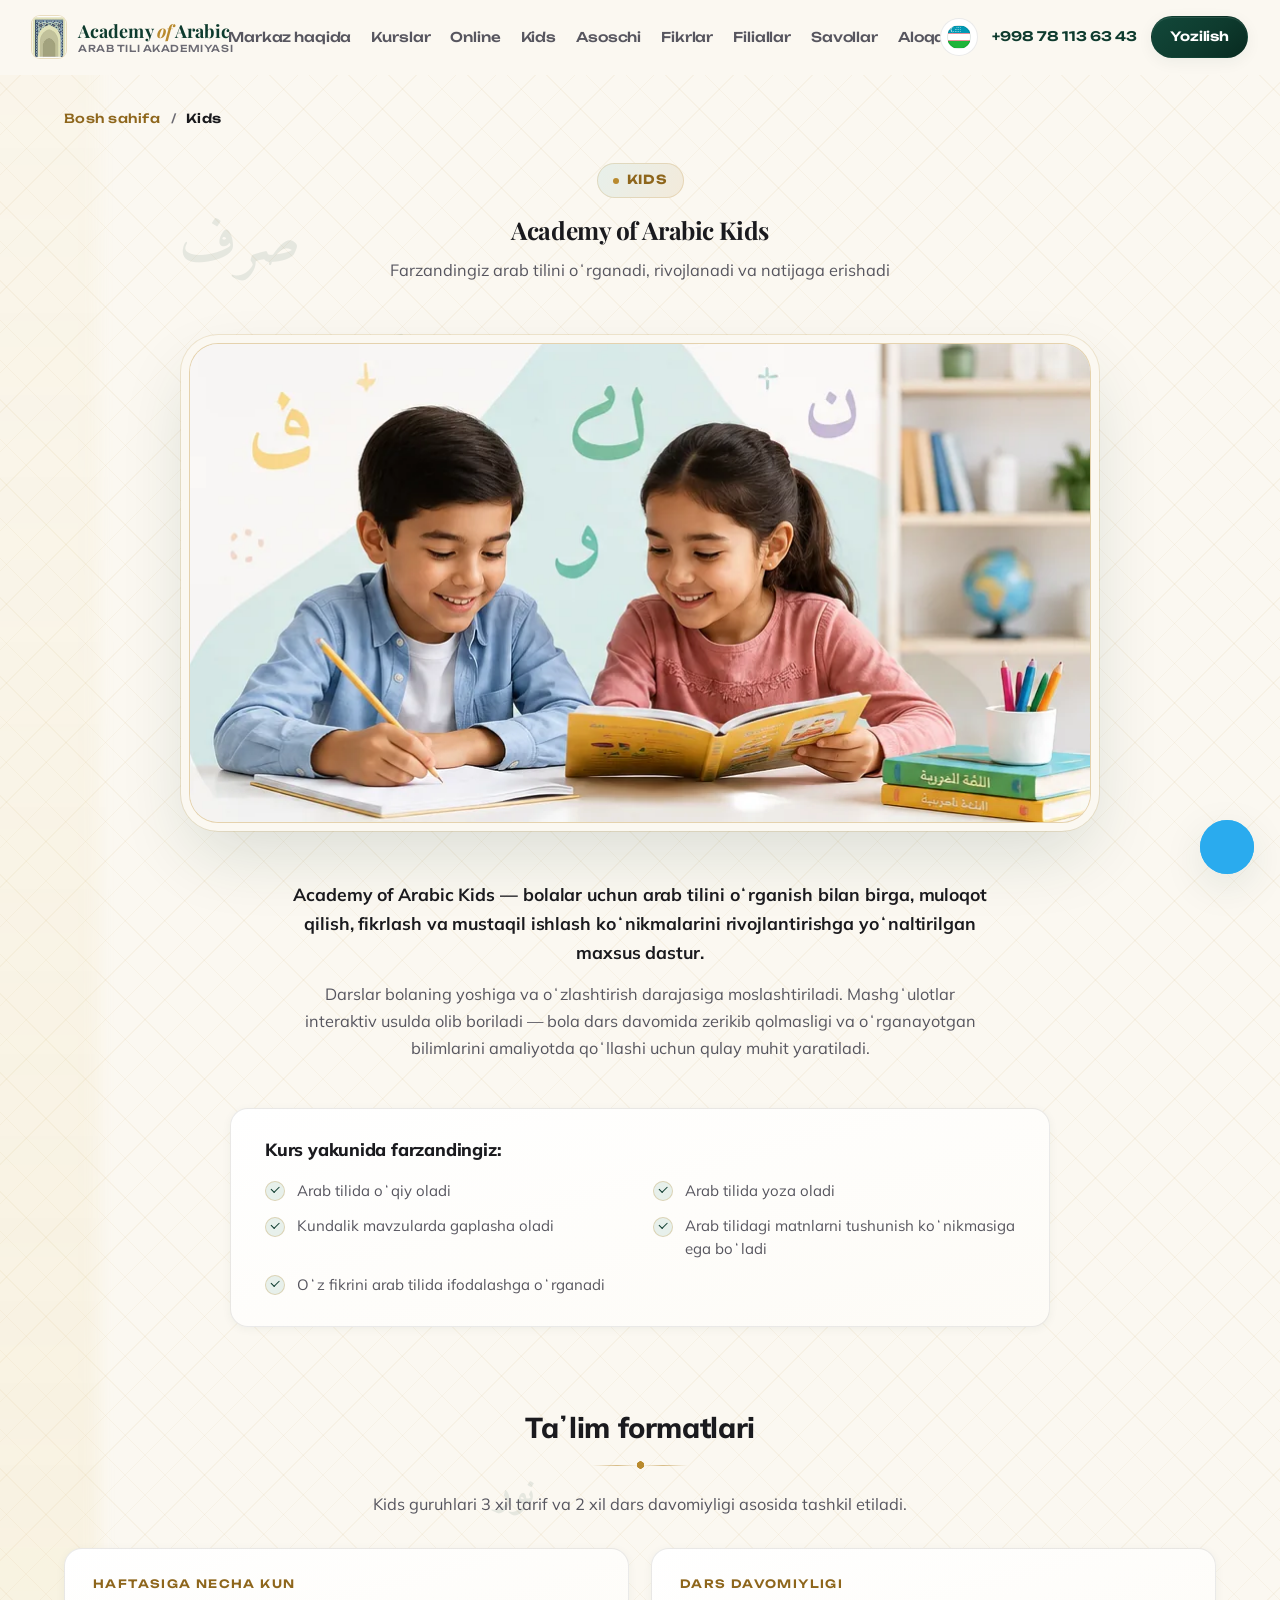
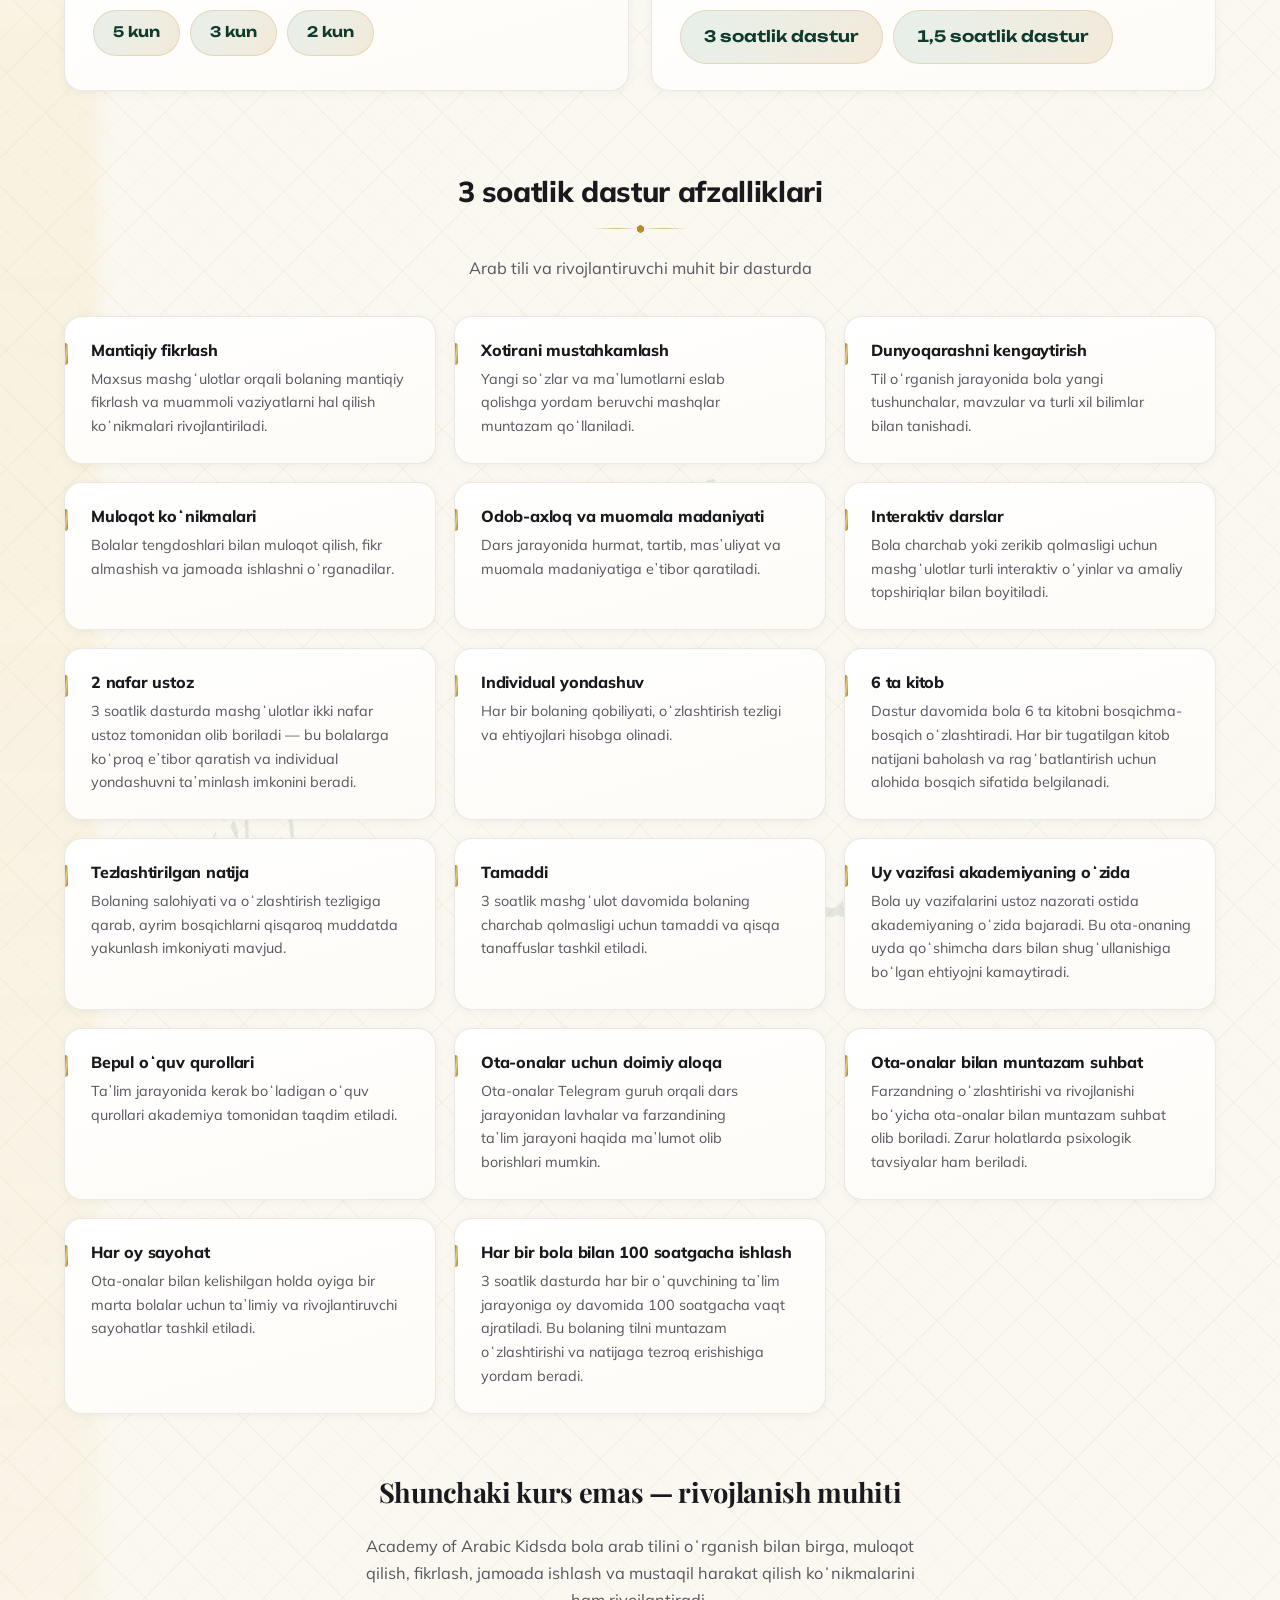
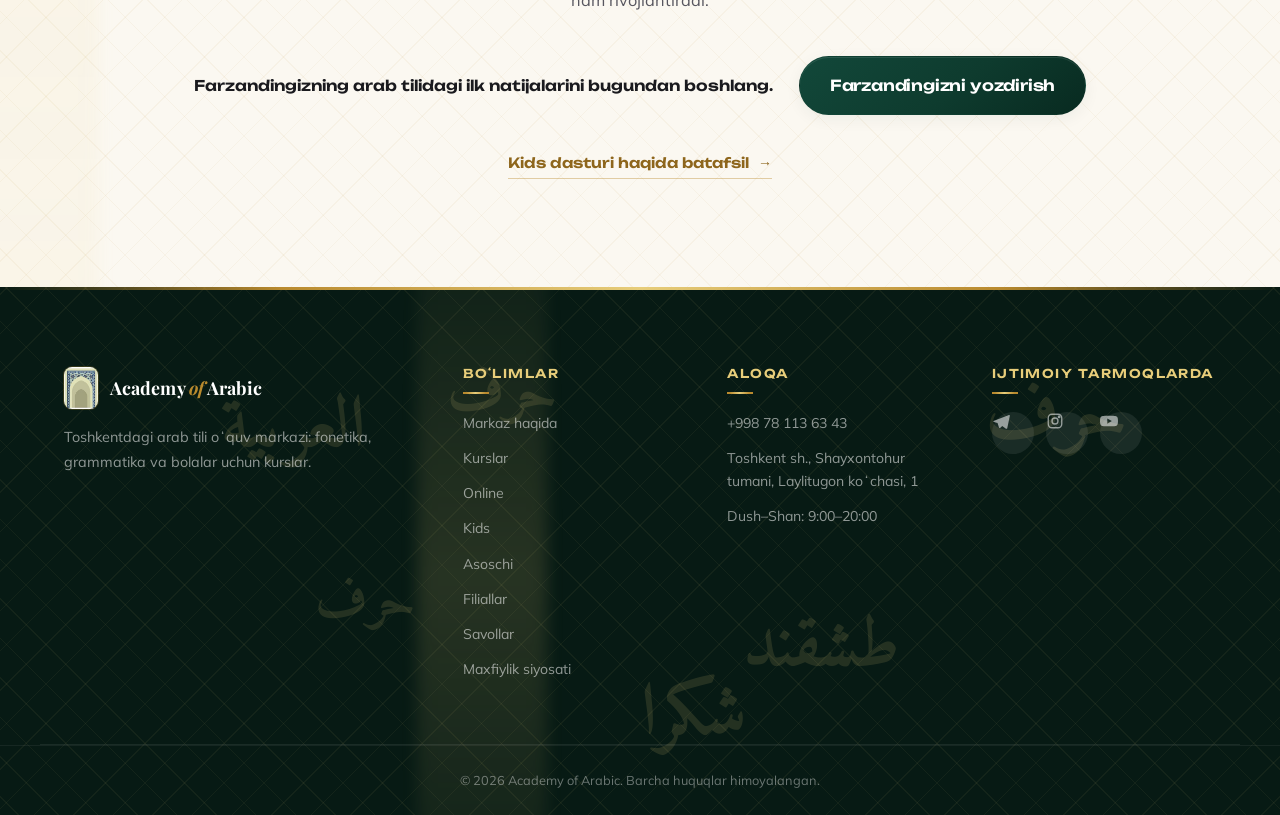
<file: kids/index.html>
<!DOCTYPE html>

<html dir="ltr" lang="uz">
<head><title>Bolalar uchun arab tili Toshkentda — Academy of Arabic</title>
<meta charset="utf-8"/>
<meta content="width=device-width, initial-scale=1.0" name="viewport"/>



<meta content="Academy of Arabic" property="og:site_name"/>


<meta content="website" property="og:type"/>

<meta content="https://academy-of-arabic.uz/assets/og-cover.jpg" property="og:image"/>
<meta content="1200" property="og:image:width"/>
<meta content="630" property="og:image:height"/>
<meta content="Academy of Arabic — arab tili akademiyasi Toshkentda" property="og:image:alt"/>
<meta content="uz_UZ" property="og:locale"/>
<meta content="summary_large_image" name="twitter:card"/>


<meta content="https://academy-of-arabic.uz/assets/og-cover.jpg" name="twitter:image"/>
<meta content="UZ-TK" name="geo.region"/>
<meta content="Toshkent" name="geo.placename"/>
<meta content="41.3231156;69.2299471" name="geo.position"/>
<meta content="41.3231156, 69.2299471" name="ICBM"/>
<!-- Google reads the sizes it is given and prefers a square multiple of
     48; /favicon.ico is its documented fallback and lives at the root. -->
<link href="/favicon.ico?v=c464c815cb" rel="icon" sizes="16x16 32x32 48x48"/>
<link href="/assets/favicon-96.png?v=00225aa370" rel="icon" sizes="96x96" type="image/png"/>
<link href="/assets/favicon-192.png?v=723f72a9c5" rel="icon" sizes="192x192" type="image/png"/>
<link href="/assets/apple-touch-icon.png?v=05c7ff06af" rel="apple-touch-icon" sizes="180x180"/>
<link href="/site.webmanifest" rel="manifest"/>
<meta content="#0E3B2E" name="theme-color"/>

<!-- The faces are served from this origin, cut to the subsets the four
     languages use; they were a render-blocking round trip to a third party
     before a word could be painted. Regenerate with tools/build-fonts.py.
     The three preloads are swapped per language by tools/build-langs.py. -->
<link as="font" crossorigin="" href="/assets/fonts/playfair-display-latin-wght-normal.woff2" rel="preload" type="font/woff2"/>
<link as="font" crossorigin="" href="/assets/fonts/mulish-latin-wght-normal.woff2" rel="preload" type="font/woff2"/>
<link as="font" crossorigin="" href="/assets/fonts/unbounded-latin-wght-normal.woff2" rel="preload" type="font/woff2"/>
<link href="/css/fonts.css?v=d1df4e11bb" rel="stylesheet"/>
<!-- ?v= is bumped whenever these files change: Pages serves them with a
     10-minute cache, so without it a visitor can get new markup with a
     stale stylesheet and the layout breaks -->
<link href="/css/style.css?v=571b0b9cf4" rel="stylesheet"/>
<meta content="ru_RU" property="og:locale:alternate"/><meta content="ar_AR" property="og:locale:alternate"/><meta content="en_US" property="og:locale:alternate"/><meta content="Toshkentda 3–12 yoshli bolalar uchun arab tili: haftasiga 2, 3 yoki 5 kun, 3 soatlik va 1,5 soatlik dastur, 2 nafar ustoz, 6 ta kitob. Birinchi dars bepul." name="description"/><meta content="Bolalar uchun arab tili Toshkentda — Academy of Arabic" property="og:title"/><meta content="Toshkentda 3–12 yoshli bolalar uchun arab tili: haftasiga 2, 3 yoki 5 kun, 3 soatlik va 1,5 soatlik dastur, 2 nafar ustoz, 6 ta kitob. Birinchi dars bepul." property="og:description"/><meta content="https://academy-of-arabic.uz/kids/" property="og:url"/><meta content="Bolalar uchun arab tili Toshkentda — Academy of Arabic" name="twitter:title"/><meta content="Toshkentda 3–12 yoshli bolalar uchun arab tili: haftasiga 2, 3 yoki 5 kun, 3 soatlik va 1,5 soatlik dastur, 2 nafar ustoz, 6 ta kitob. Birinchi dars bepul." name="twitter:description"/><link href="https://academy-of-arabic.uz/kids/" rel="canonical"/><script type="application/ld+json">{
  "@context": "https://schema.org",
  "@graph": [
    {
      "@type": "Course",
      "name": "Bolalar uchun arab tili (Kids)",
      "description": "Toshkentda 3–12 yoshli bolalar uchun arab tili: haftasiga 2, 3 yoki 5 kun, 3 soatlik va 1,5 soatlik dastur, 2 nafar ustoz, 6 ta kitob. Birinchi dars bepul.",
      "url": "https://academy-of-arabic.uz/kids/",
      "provider": { "@id": "https://academy-of-arabic.uz/#org" },
      "inLanguage": ["uz", "ru"],
      "educationalLevel": "Beginner",
      "hasCourseInstance": {
        "@type": "CourseInstance",
        "courseMode": ["Onsite", "Online"],
        "location": { "@id": "https://academy-of-arabic.uz/#org" }
      }
    },
    {
      "@type": "BreadcrumbList",
      "itemListElement": [
        { "@type": "ListItem", "position": 1, "name": "Bosh sahifa", "item": "https://academy-of-arabic.uz/" },
        { "@type": "ListItem", "position": 2, "name": "Kids" }
      ]
    }
  ]
}</script></head>
<body>
<div aria-hidden="true" class="pattern-overlay"></div>
<!-- ===== HEADER ===== -->
<header class="site-header" id="siteHeader">
<div class="container header-inner">
<a class="brand" href="/#home">
<span aria-hidden="true" class="brand-mark" data-logo-icon=""></span>
<span class="brand-text">
<span class="brand-title">Academy <em>of</em> Arabic</span>
<span class="brand-sub" data-i18n="nav.tagline">Arab tili akademiyasi</span>
</span>
</a>
<nav class="main-nav" id="mainNav">
<a data-i18n="nav.about" href="/#about">Markaz haqida</a>
<a data-i18n="nav.courses" href="/#courses">Kurslar</a>
<a data-i18n="nav.online" href="/#online">Online</a>
<a data-i18n="nav.kids" href="/#kids">Kids</a>
<a data-i18n="nav.director" href="/#director">Asoschi</a>
<a data-i18n="nav.reviews" href="/#reviews">Fikrlar</a>
<a data-i18n="nav.branches" href="/#branches">Filiallar</a>
<a data-i18n="nav.faq" href="/#faq">Savollar</a>
<a data-i18n="nav.contact" href="/#contact">Aloqa</a>
<a class="btn btn-primary nav-cta-mobile" data-i18n="nav.cta" data-open-booking="" href="/#contact">Yozilish</a>
</nav>
<div class="header-actions">
<div class="lang-switch" id="langSwitch">
<button aria-expanded="false" aria-haspopup="true" aria-label="Til / Language" class="lang-current" id="langCurrent" type="button">
<span aria-hidden="true" class="flag flag-uz"></span>
</button>
<ul class="lang-menu" id="langMenu" role="menu">
<li role="none"><a class="lang-btn" data-lang="uz" href="/" hreflang="uz" role="menuitem"><span aria-hidden="true" class="flag flag-uz"></span>Oʻzbek</a></li>
<li role="none"><a class="lang-btn" data-lang="ru" href="/ru/" hreflang="ru" role="menuitem"><span aria-hidden="true" class="flag flag-ru"></span>Русский</a></li>
<li role="none"><a class="lang-btn" data-lang="en" href="/en/" hreflang="en" role="menuitem"><span aria-hidden="true" class="flag flag-en"></span>English</a></li>
<li role="none"><a class="lang-btn" data-lang="ar" href="/ar/" hreflang="ar" role="menuitem"><span aria-hidden="true" class="flag flag-ar"></span>العربية</a></li>
</ul>
</div>
<a class="header-phone" href="tel:+998781136343">+998 78 113 63 43</a>
<a class="btn btn-primary btn-sm" data-i18n="nav.cta" data-open-booking="" href="/#contact">Yozilish</a>
<button aria-expanded="false" aria-label="Меню" class="burger" id="burgerBtn" type="button">
<span></span><span></span><span></span>
</button>
</div>
</div>
<div aria-hidden="true" class="scroll-progress" id="scrollProgress"></div>
</header>
<main id="kids"><section class="section" id="kids">
<div class="container"><nav aria-label="Breadcrumb" class="page-crumb"><a href="/">Bosh sahifa</a><span aria-hidden="true">/</span><span aria-current="page">Kids</span></nav>
<div class="section-head reveal-blur">
<span class="tag" data-i18n="kids.tag">Kids</span>
<h1 data-i18n="kids.title">Academy of Arabic Kids</h1>
<p data-i18n="kids.subtitle">Farzandingiz arab tilini oʻrganadi, rivojlanadi va natijaga erishadi</p>
</div>
<figure class="kids-media reveal-scale">
<picture>
<source sizes="(max-width: 960px) 92vw, 900px" srcset="/assets/kids-cover-448.webp 448w, /assets/kids-cover-672.webp 672w, /assets/kids-cover-897.webp 897w" type="image/webp"/>
<img alt="Academy of Arabic Kids — bolalar arab tilidagi kitobni birga oʻqimoqda" data-i18n-alt="kids.imageAlt" decoding="async" height="477" loading="lazy" src="/assets/kids-cover.jpg" width="897"/>
</picture>
</figure>
<div class="kids-intro reveal">
<p class="lead" data-i18n="kids.lead">Academy of Arabic Kids — bolalar uchun arab tilini oʻrganish bilan birga, muloqot qilish, fikrlash va mustaqil ishlash koʻnikmalarini rivojlantirishga yoʻnaltirilgan maxsus dastur.</p>
<p data-i18n="kids.text">Darslar bolaning yoshiga va oʻzlashtirish darajasiga moslashtiriladi. Mashgʻulotlar interaktiv usulda olib boriladi — bola dars davomida zerikib qolmasligi va oʻrganayotgan bilimlarini amaliyotda qoʻllashi uchun qulay muhit yaratiladi.</p>
</div>
<div class="kids-outcomes reveal">
<h3 data-i18n="kids.outTitle">Kurs yakunida farzandingiz:</h3>
<ul class="online-checks online-checks-grid">
<li data-i18n="kids.out1">Arab tilida oʻqiy oladi</li>
<li data-i18n="kids.out2">Arab tilida yoza oladi</li>
<li data-i18n="kids.out3">Kundalik mavzularda gaplasha oladi</li>
<li data-i18n="kids.out4">Arab tilidagi matnlarni tushunish koʻnikmasiga ega boʻladi</li>
<li data-i18n="kids.out5">Oʻz fikrini arab tilida ifodalashga oʻrganadi</li>
</ul>
</div>
<h3 class="online-sub reveal-blur" data-i18n="kids.formatsTitle">Taʼlim formatlari</h3>
<p class="kids-formats-note reveal" data-i18n="kids.formatsText">Kids guruhlari 3 xil tarif va 2 xil dars davomiyligi asosida tashkil etiladi.</p>
<div class="kids-formats">
<div class="kids-format reveal">
<span class="kids-format-label" data-i18n="kids.tariffTitle">Haftasiga necha kun</span>
<ul class="kids-chips">
<li data-i18n="kids.tariff1">5 kun</li>
<li data-i18n="kids.tariff2">3 kun</li>
<li data-i18n="kids.tariff3">2 kun</li>
</ul>
</div>
<div class="kids-format reveal">
<span class="kids-format-label" data-i18n="kids.durTitle">Dars davomiyligi</span>
<ul class="kids-chips kids-chips-lg">
<li data-i18n="kids.dur1">3 soatlik dastur</li>
<li data-i18n="kids.dur2">1,5 soatlik dastur</li>
</ul>
</div>
</div>
<h3 class="online-sub reveal-blur" data-i18n="kids.advTitle">3 soatlik dastur afzalliklari</h3>
<p class="kids-formats-note reveal" data-i18n="kids.advSubtitle">Arab tili va rivojlantiruvchi muhit bir dasturda</p>
<div class="kids-advs">
<article class="kids-adv reveal">
<h4 data-i18n="kids.a1t">Mantiqiy fikrlash</h4>
<p data-i18n="kids.a1d">Maxsus mashgʻulotlar orqali bolaning mantiqiy fikrlash va muammoli vaziyatlarni hal qilish koʻnikmalari rivojlantiriladi.</p>
</article>
<article class="kids-adv reveal">
<h4 data-i18n="kids.a2t">Xotirani mustahkamlash</h4>
<p data-i18n="kids.a2d">Yangi soʻzlar va maʼlumotlarni eslab qolishga yordam beruvchi mashqlar muntazam qoʻllaniladi.</p>
</article>
<article class="kids-adv reveal">
<h4 data-i18n="kids.a3t">Dunyoqarashni kengaytirish</h4>
<p data-i18n="kids.a3d">Til oʻrganish jarayonida bola yangi tushunchalar, mavzular va turli xil bilimlar bilan tanishadi.</p>
</article>
<article class="kids-adv reveal">
<h4 data-i18n="kids.a4t">Muloqot koʻnikmalari</h4>
<p data-i18n="kids.a4d">Bolalar tengdoshlari bilan muloqot qilish, fikr almashish va jamoada ishlashni oʻrganadilar.</p>
</article>
<article class="kids-adv reveal">
<h4 data-i18n="kids.a5t">Odob-axloq va muomala madaniyati</h4>
<p data-i18n="kids.a5d">Dars jarayonida hurmat, tartib, masʼuliyat va muomala madaniyatiga eʼtibor qaratiladi.</p>
</article>
<article class="kids-adv reveal">
<h4 data-i18n="kids.a6t">Interaktiv darslar</h4>
<p data-i18n="kids.a6d">Bola charchab yoki zerikib qolmasligi uchun mashgʻulotlar turli interaktiv oʻyinlar va amaliy topshiriqlar bilan boyitiladi.</p>
</article>
<article class="kids-adv reveal">
<h4 data-i18n="kids.a7t">2 nafar ustoz</h4>
<p data-i18n="kids.a7d">3 soatlik dasturda mashgʻulotlar ikki nafar ustoz tomonidan olib boriladi — bu bolalarga koʻproq eʼtibor qaratish va individual yondashuvni taʼminlash imkonini beradi.</p>
</article>
<article class="kids-adv reveal">
<h4 data-i18n="kids.a8t">Individual yondashuv</h4>
<p data-i18n="kids.a8d">Har bir bolaning qobiliyati, oʻzlashtirish tezligi va ehtiyojlari hisobga olinadi.</p>
</article>
<article class="kids-adv reveal">
<h4 data-i18n="kids.a9t">6 ta kitob</h4>
<p data-i18n="kids.a9d">Dastur davomida bola 6 ta kitobni bosqichma-bosqich oʻzlashtiradi. Har bir tugatilgan kitob natijani baholash va ragʻbatlantirish uchun alohida bosqich sifatida belgilanadi.</p>
</article>
<article class="kids-adv reveal">
<h4 data-i18n="kids.a10t">Tezlashtirilgan natija</h4>
<p data-i18n="kids.a10d">Bolaning salohiyati va oʻzlashtirish tezligiga qarab, ayrim bosqichlarni qisqaroq muddatda yakunlash imkoniyati mavjud.</p>
</article>
<article class="kids-adv reveal">
<h4 data-i18n="kids.a11t">Tamaddi</h4>
<p data-i18n="kids.a11d">3 soatlik mashgʻulot davomida bolaning charchab qolmasligi uchun tamaddi va qisqa tanaffuslar tashkil etiladi.</p>
</article>
<article class="kids-adv reveal">
<h4 data-i18n="kids.a12t">Uy vazifasi akademiyaning oʻzida</h4>
<p data-i18n="kids.a12d">Bola uy vazifalarini ustoz nazorati ostida akademiyaning oʻzida bajaradi. Bu ota-onaning uyda qoʻshimcha dars bilan shugʻullanishiga boʻlgan ehtiyojni kamaytiradi.</p>
</article>
<article class="kids-adv reveal">
<h4 data-i18n="kids.a13t">Bepul oʻquv qurollari</h4>
<p data-i18n="kids.a13d">Taʼlim jarayonida kerak boʻladigan oʻquv qurollari akademiya tomonidan taqdim etiladi.</p>
</article>
<article class="kids-adv reveal">
<h4 data-i18n="kids.a14t">Ota-onalar uchun doimiy aloqa</h4>
<p data-i18n="kids.a14d">Ota-onalar Telegram guruh orqali dars jarayonidan lavhalar va farzandining taʼlim jarayoni haqida maʼlumot olib borishlari mumkin.</p>
</article>
<article class="kids-adv reveal">
<h4 data-i18n="kids.a15t">Ota-onalar bilan muntazam suhbat</h4>
<p data-i18n="kids.a15d">Farzandning oʻzlashtirishi va rivojlanishi boʻyicha ota-onalar bilan muntazam suhbat olib boriladi. Zarur holatlarda psixologik tavsiyalar ham beriladi.</p>
</article>
<article class="kids-adv reveal">
<h4 data-i18n="kids.a16t">Har oy sayohat</h4>
<p data-i18n="kids.a16d">Ota-onalar bilan kelishilgan holda oyiga bir marta bolalar uchun taʼlimiy va rivojlantiruvchi sayohatlar tashkil etiladi.</p>
</article>
<article class="kids-adv reveal">
<h4 data-i18n="kids.a17t">Har bir bola bilan 100 soatgacha ishlash</h4>
<p data-i18n="kids.a17d">3 soatlik dasturda har bir oʻquvchining taʼlim jarayoniga oy davomida 100 soatgacha vaqt ajratiladi. Bu bolaning tilni muntazam oʻzlashtirishi va natijaga tezroq erishishiga yordam beradi.</p>
</article>
</div>
<div class="kids-close reveal">
<h3 data-i18n="kids.closeTitle">Shunchaki kurs emas — rivojlanish muhiti</h3>
<p data-i18n="kids.closeText">Academy of Arabic Kidsda bola arab tilini oʻrganish bilan birga, muloqot qilish, fikrlash, jamoada ishlash va mustaqil harakat qilish koʻnikmalarini ham rivojlantiradi.</p>
<div class="online-cta">
<p data-i18n="kids.ctaNote">Farzandingizning arab tilidagi ilk natijalarini bugundan boshlang.</p>
<a class="btn btn-primary btn-lg" data-i18n="kids.cta" data-open-booking="" href="/#contact">Farzandingizni yozdirish</a>
<a class="section-more" href="/kids/">Kids dasturi haqida batafsil</a>
</div>
</div>
</div>
</section></main>
<!-- ===== FAQ ===== -->

<!-- ===== FOOTER ===== -->
<footer class="site-footer">
<div class="container footer-grid">
<div class="footer-brand">
<a class="brand" href="/#home">
<span aria-hidden="true" class="brand-mark" data-logo-icon=""></span>
<span class="brand-text">
<span class="brand-title">Academy <em>of</em> Arabic</span>
</span>
</a>
<p data-i18n="footer.about">Toshkentdagi arab tili oʻquv markazi: fonetika, grammatika va bolalar uchun kurslar.</p>
</div>
<div class="footer-col">
<h4 data-i18n="footer.linksTitle">Boʻlimlar</h4>
<a data-i18n="nav.about" href="/#about">Markaz haqida</a>
<a data-i18n="nav.courses" href="/#courses">Kurslar</a>
<a data-i18n="nav.online" href="/#online">Online</a>
<a data-i18n="nav.kids" href="/#kids">Kids</a>
<a data-i18n="nav.director" href="/#director">Asoschi</a>
<a data-i18n="nav.branches" href="/#branches">Filiallar</a>
<a data-i18n="nav.faq" href="/#faq">Savollar</a>
<a data-i18n="contact.privacyLink" href="/privacy.html">Maxfiylik siyosati</a>
</div>
<div class="footer-col">
<h4 data-i18n="footer.contactTitle">Aloqa</h4>
<p><a href="tel:+998781136343">+998 78 113 63 43</a></p>
<p data-i18n="contact.address">Toshkent sh., Shayxontohur tumani, Laylitugon koʻchasi, 1</p>
<p data-i18n="contact.hours">Dush–Shan: 9:00–20:00</p>
</div>
<div class="footer-col">
<h4 data-i18n="footer.followTitle">Ijtimoiy tarmoqlarda</h4>
<div class="social-links">
<a aria-label="Telegram" href="https://t.me/academy_arabic" rel="noopener" target="_blank"><svg viewbox="0 0 24 24"><path d="M21.9 4.3L2.7 11.7c-1.2.5-1.2 1.2-.2 1.5l4.9 1.5 1.9 5.8c.2.6.4.9.9.9.5 0 .7-.2 1-.5l2.4-2.3 5 3.6c.9.5 1.6.2 1.8-.9l3.3-15.6c.3-1.4-.5-2-1.8-1.4z"></path></svg></a>
<a aria-label="Instagram" href="https://instagram.com/academy_arabic" rel="noopener" target="_blank"><svg class="ico-line" viewbox="0 0 24 24"><rect height="18" rx="5" width="18" x="3" y="3"></rect><circle cx="12" cy="12" r="4"></circle><circle cx="17.5" cy="6.5" r="1"></circle></svg></a>
<a aria-label="YouTube" href="https://www.youtube.com/@Academyofarabic" rel="noopener" target="_blank"><svg fill-rule="evenodd" viewbox="0 0 24 24"><path d="M23.5 7.6a3 3 0 0 0-2.1-2.1C19.5 5 12 5 12 5s-7.5 0-9.4.5A3 3 0 0 0 .5 7.6C0 9.5 0 12 0 12s0 2.5.5 4.4a3 3 0 0 0 2.1 2.1C4.5 19 12 19 12 19s7.5 0 9.4-.5a3 3 0 0 0 2.1-2.1C24 14.5 24 12 24 12s0-2.5-.5-4.4zM9.7 15.5v-7l6.1 3.5-6.1 3.5z"></path></svg></a>
</div>
</div>
</div>
<div class="footer-bottom">
<div class="container footer-bottom-inner">
<span>© <span id="year"></span> Academy of Arabic. <span data-i18n="footer.rights">Barcha huquqlar himoyalangan.</span></span>
</div>
</div>
</footer>
<!-- ===== FLOATING BUTTONS ===== -->
<a aria-label="Telegram" class="floating-btn floating-telegram" href="https://t.me/academy_arabic" rel="noopener" target="_blank">
<svg viewbox="0 0 24 24"><path d="M21.9 4.3L2.7 11.7c-1.2.5-1.2 1.2-.2 1.5l4.9 1.5 1.9 5.8c.2.6.4.9.9.9.5 0 .7-.2 1-.5l2.4-2.3 5 3.6c.9.5 1.6.2 1.8-.9l3.3-15.6c.3-1.4-.5-2-1.8-1.4z"></path></svg>
</a>
<button aria-label="Наверх" class="floating-btn floating-top" id="scrollTopBtn" type="button">
<svg viewbox="0 0 24 24"><path d="M12 19V5M5 12l7-7 7 7"></path></svg>
</button>
<div class="mobile-nav-overlay" id="mobileOverlay"></div>
<dialog aria-label="Bepul sinov darsiga yozilish" class="booking-dialog" id="bookingDialog">
<div class="booking-dialog-inner">
<button aria-label="Yopish" class="booking-dialog-close" id="bookingDialogClose" type="button">×</button>
<div id="bookingDialogSlot"></div>
</div>
</dialog>
<script src="/js/translations.js?v=7e19cfcd57"></script>
<script src="/js/main.js?v=53cef3c62a"></script>
</body>
</html>
</file>
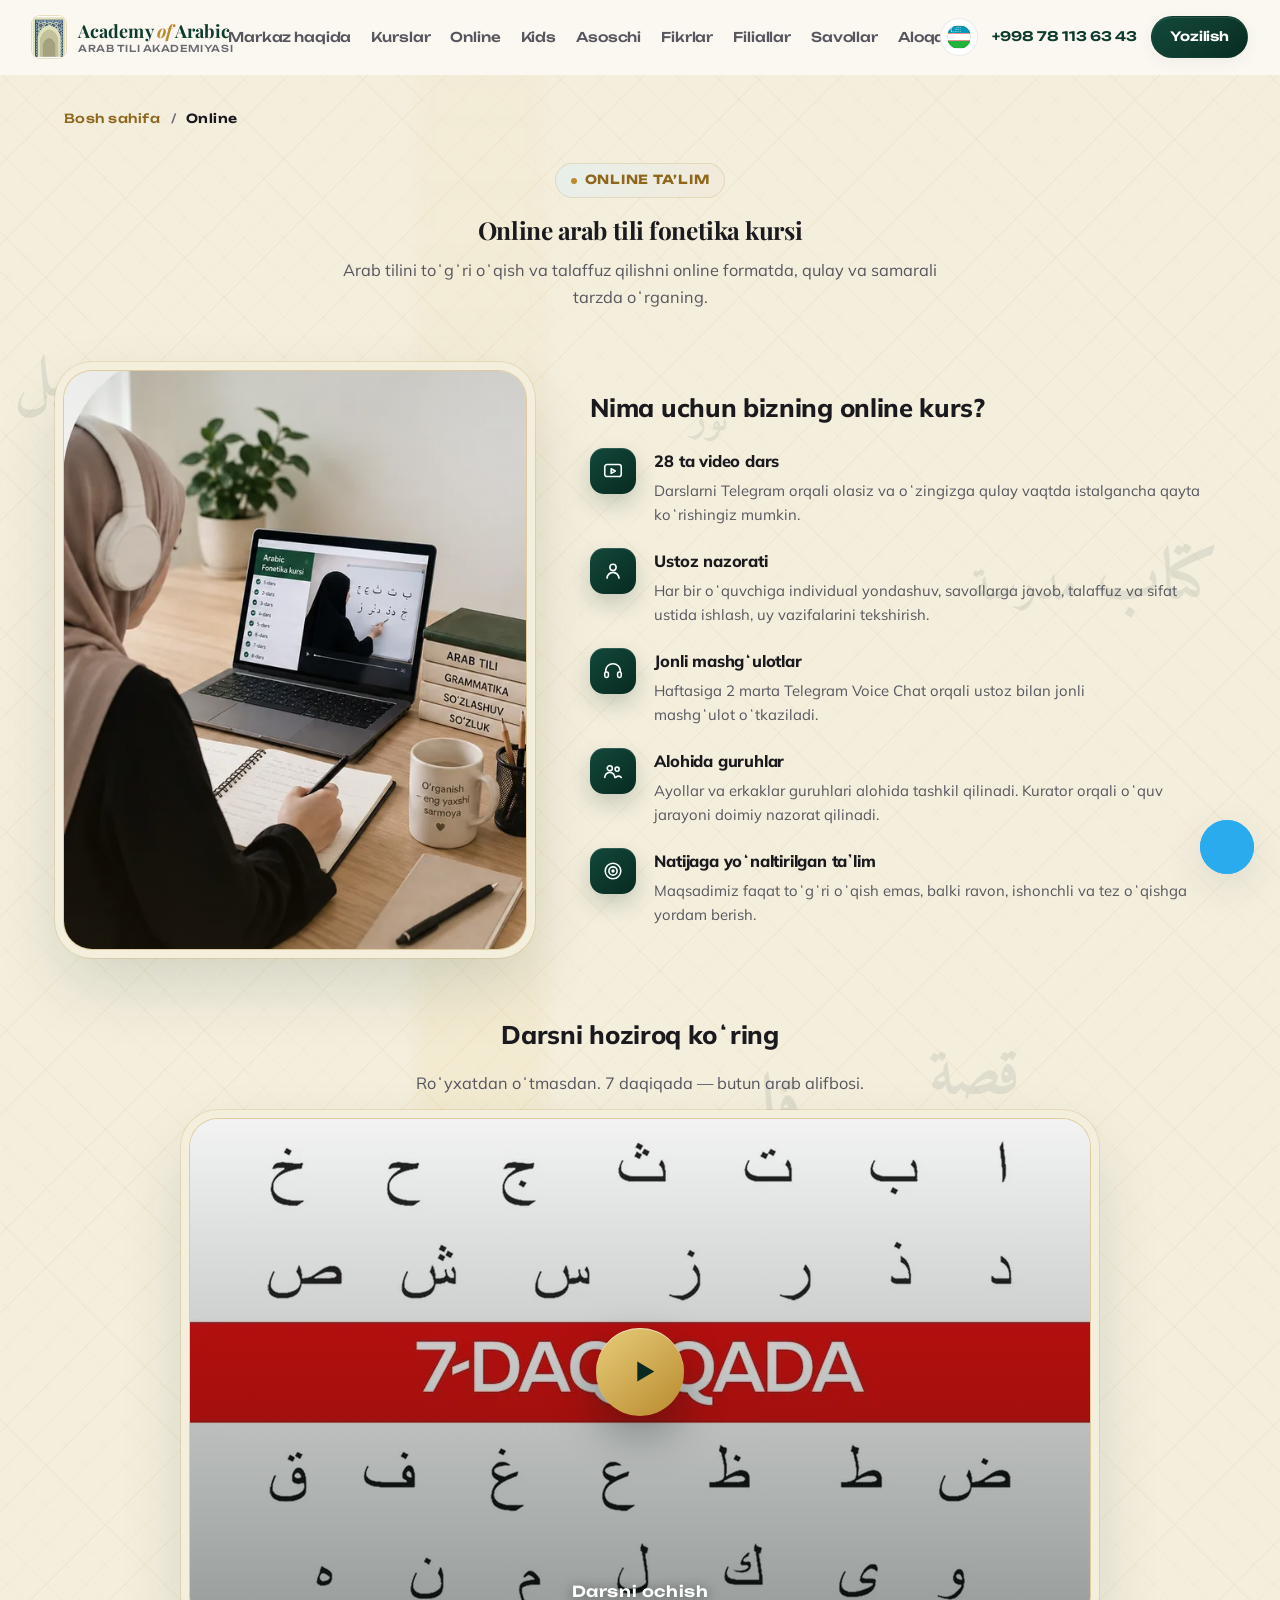
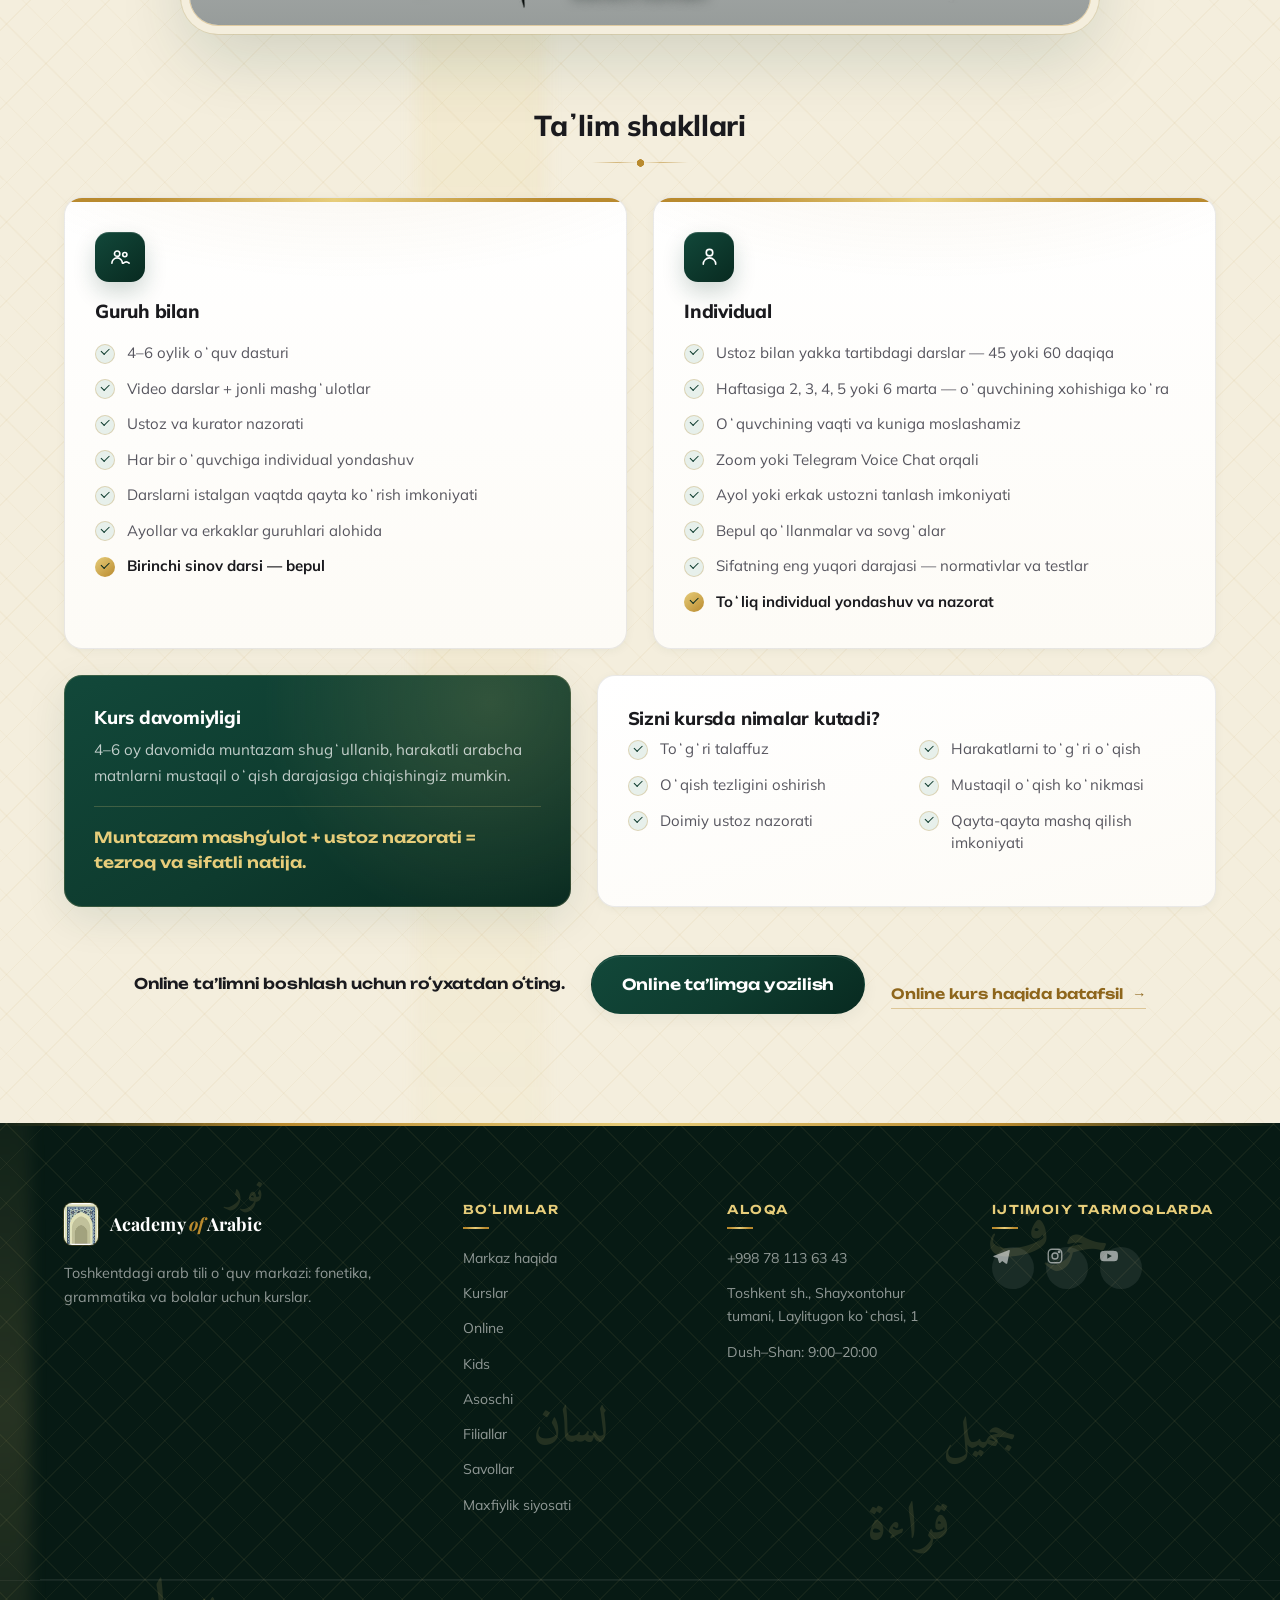
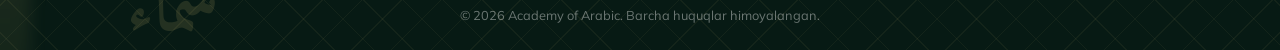
<file: online/index.html>
<!DOCTYPE html>

<html dir="ltr" lang="uz">
<head><title>Online arab tili kursi — Academy of Arabic</title>
<meta charset="utf-8"/>
<meta content="width=device-width, initial-scale=1.0" name="viewport"/>



<meta content="Academy of Arabic" property="og:site_name"/>


<meta content="website" property="og:type"/>

<meta content="https://academy-of-arabic.uz/assets/og-cover.jpg" property="og:image"/>
<meta content="1200" property="og:image:width"/>
<meta content="630" property="og:image:height"/>
<meta content="Academy of Arabic — arab tili akademiyasi Toshkentda" property="og:image:alt"/>
<meta content="uz_UZ" property="og:locale"/>
<meta content="summary_large_image" name="twitter:card"/>


<meta content="https://academy-of-arabic.uz/assets/og-cover.jpg" name="twitter:image"/>
<meta content="UZ-TK" name="geo.region"/>
<meta content="Toshkent" name="geo.placename"/>
<meta content="41.3231156;69.2299471" name="geo.position"/>
<meta content="41.3231156, 69.2299471" name="ICBM"/>
<!-- Google reads the sizes it is given and prefers a square multiple of
     48; /favicon.ico is its documented fallback and lives at the root. -->
<link href="/favicon.ico?v=c464c815cb" rel="icon" sizes="16x16 32x32 48x48"/>
<link href="/assets/favicon-96.png?v=00225aa370" rel="icon" sizes="96x96" type="image/png"/>
<link href="/assets/favicon-192.png?v=723f72a9c5" rel="icon" sizes="192x192" type="image/png"/>
<link href="/assets/apple-touch-icon.png?v=05c7ff06af" rel="apple-touch-icon" sizes="180x180"/>
<link href="/site.webmanifest" rel="manifest"/>
<meta content="#0E3B2E" name="theme-color"/>

<!-- The faces are served from this origin, cut to the subsets the four
     languages use; they were a render-blocking round trip to a third party
     before a word could be painted. Regenerate with tools/build-fonts.py.
     The three preloads are swapped per language by tools/build-langs.py. -->
<link as="font" crossorigin="" href="/assets/fonts/playfair-display-latin-wght-normal.woff2" rel="preload" type="font/woff2"/>
<link as="font" crossorigin="" href="/assets/fonts/mulish-latin-wght-normal.woff2" rel="preload" type="font/woff2"/>
<link as="font" crossorigin="" href="/assets/fonts/unbounded-latin-wght-normal.woff2" rel="preload" type="font/woff2"/>
<link href="/css/fonts.css?v=d1df4e11bb" rel="stylesheet"/>
<!-- ?v= is bumped whenever these files change: Pages serves them with a
     10-minute cache, so without it a visitor can get new markup with a
     stale stylesheet and the layout breaks -->
<link href="/css/style.css?v=571b0b9cf4" rel="stylesheet"/>
<meta content="ru_RU" property="og:locale:alternate"/><meta content="ar_AR" property="og:locale:alternate"/><meta content="en_US" property="og:locale:alternate"/><meta content="Arab tili fonetikasi online: 28 ta video dars, haftasiga 2 marta jonli mashgʻulot, ustoz nazorati. Guruh yoki individual. Birinchi dars bepul." name="description"/><meta content="Online arab tili kursi — Academy of Arabic" property="og:title"/><meta content="Arab tili fonetikasi online: 28 ta video dars, haftasiga 2 marta jonli mashgʻulot, ustoz nazorati. Guruh yoki individual. Birinchi dars bepul." property="og:description"/><meta content="https://academy-of-arabic.uz/online/" property="og:url"/><meta content="Online arab tili kursi — Academy of Arabic" name="twitter:title"/><meta content="Arab tili fonetikasi online: 28 ta video dars, haftasiga 2 marta jonli mashgʻulot, ustoz nazorati. Guruh yoki individual. Birinchi dars bepul." name="twitter:description"/><link href="https://academy-of-arabic.uz/online/" rel="canonical"/><script type="application/ld+json">{
  "@context": "https://schema.org",
  "@graph": [
    {
      "@type": "Course",
      "name": "Online arab tili fonetika kursi",
      "description": "Arab tili fonetikasi online: 28 ta video dars, haftasiga 2 marta jonli mashgʻulot, ustoz nazorati. Guruh yoki individual. Birinchi dars bepul.",
      "url": "https://academy-of-arabic.uz/online/",
      "provider": { "@id": "https://academy-of-arabic.uz/#org" },
      "inLanguage": ["uz", "ru"],
      "educationalLevel": "Beginner",
      "hasCourseInstance": {
        "@type": "CourseInstance",
        "courseMode": "Online",
        "location": { "@id": "https://academy-of-arabic.uz/#org" }
      }
    },
    {
      "@type": "BreadcrumbList",
      "itemListElement": [
        { "@type": "ListItem", "position": 1, "name": "Bosh sahifa", "item": "https://academy-of-arabic.uz/" },
        { "@type": "ListItem", "position": 2, "name": "Online" }
      ]
    }
  ]
}</script></head>
<body>
<div aria-hidden="true" class="pattern-overlay"></div>
<!-- ===== HEADER ===== -->
<header class="site-header" id="siteHeader">
<div class="container header-inner">
<a class="brand" href="/#home">
<span aria-hidden="true" class="brand-mark" data-logo-icon=""></span>
<span class="brand-text">
<span class="brand-title">Academy <em>of</em> Arabic</span>
<span class="brand-sub" data-i18n="nav.tagline">Arab tili akademiyasi</span>
</span>
</a>
<nav class="main-nav" id="mainNav">
<a data-i18n="nav.about" href="/#about">Markaz haqida</a>
<a data-i18n="nav.courses" href="/#courses">Kurslar</a>
<a data-i18n="nav.online" href="/#online">Online</a>
<a data-i18n="nav.kids" href="/#kids">Kids</a>
<a data-i18n="nav.director" href="/#director">Asoschi</a>
<a data-i18n="nav.reviews" href="/#reviews">Fikrlar</a>
<a data-i18n="nav.branches" href="/#branches">Filiallar</a>
<a data-i18n="nav.faq" href="/#faq">Savollar</a>
<a data-i18n="nav.contact" href="/#contact">Aloqa</a>
<a class="btn btn-primary nav-cta-mobile" data-i18n="nav.cta" data-open-booking="" href="/#contact">Yozilish</a>
</nav>
<div class="header-actions">
<div class="lang-switch" id="langSwitch">
<button aria-expanded="false" aria-haspopup="true" aria-label="Til / Language" class="lang-current" id="langCurrent" type="button">
<span aria-hidden="true" class="flag flag-uz"></span>
</button>
<ul class="lang-menu" id="langMenu" role="menu">
<li role="none"><a class="lang-btn" data-lang="uz" href="/" hreflang="uz" role="menuitem"><span aria-hidden="true" class="flag flag-uz"></span>Oʻzbek</a></li>
<li role="none"><a class="lang-btn" data-lang="ru" href="/ru/" hreflang="ru" role="menuitem"><span aria-hidden="true" class="flag flag-ru"></span>Русский</a></li>
<li role="none"><a class="lang-btn" data-lang="en" href="/en/" hreflang="en" role="menuitem"><span aria-hidden="true" class="flag flag-en"></span>English</a></li>
<li role="none"><a class="lang-btn" data-lang="ar" href="/ar/" hreflang="ar" role="menuitem"><span aria-hidden="true" class="flag flag-ar"></span>العربية</a></li>
</ul>
</div>
<a class="header-phone" href="tel:+998781136343">+998 78 113 63 43</a>
<a class="btn btn-primary btn-sm" data-i18n="nav.cta" data-open-booking="" href="/#contact">Yozilish</a>
<button aria-expanded="false" aria-label="Меню" class="burger" id="burgerBtn" type="button">
<span></span><span></span><span></span>
</button>
</div>
</div>
<div aria-hidden="true" class="scroll-progress" id="scrollProgress"></div>
</header>
<main id="online"><section class="section section-alt" id="online">
<div class="container"><nav aria-label="Breadcrumb" class="page-crumb"><a href="/">Bosh sahifa</a><span aria-hidden="true">/</span><span aria-current="page">Online</span></nav>
<div class="section-head reveal-blur">
<span class="tag" data-i18n="online.tag">Online taʼlim</span>
<h1 data-i18n="online.title">Online arab tili fonetika kursi</h1>
<p data-i18n="online.subtitle">Arab tilini toʻgʻri oʻqish va talaffuz qilishni online formatda, qulay va samarali tarzda oʻrganing.</p>
</div>
<div class="online-lead">
<figure class="online-media reveal-scale">
<picture>
<source sizes="(max-width: 1080px) min(400px, 92vw), 462px" srcset="/assets/online-course-400.webp 400w, /assets/online-course-560.webp 560w, /assets/online-course-800.webp 800w" type="image/webp"/>
<img alt="Online arab tili fonetika kursi — oʻquvchi noutbukda video darsni koʻrmoqda" data-i18n-alt="online.imageAlt" decoding="async" height="1024" loading="lazy" src="/assets/online-course.jpg" width="799"/>
</picture>
</figure>
<div class="online-why reveal">
<h3 data-i18n="online.whyTitle">Nima uchun bizning online kurs?</h3>
<ul class="online-points">
<li>
<span aria-hidden="true" class="online-ico"><svg viewbox="0 0 24 24"><rect height="13" rx="2.5" width="18" x="3" y="5"></rect><path d="M10 9.5l4.5 2.5-4.5 2.5z"></path></svg></span>
<div><strong data-i18n="online.item1Title">28 ta video dars</strong><p data-i18n="online.item1Desc">Darslarni Telegram orqali olasiz va oʻzingizga qulay vaqtda istalgancha qayta koʻrishingiz mumkin.</p></div>
</li>
<li>
<span aria-hidden="true" class="online-ico"><svg viewbox="0 0 24 24"><circle cx="12" cy="8" r="3.4"></circle><path d="M5.5 20a6.5 6.5 0 0113 0"></path></svg></span>
<div><strong data-i18n="online.item2Title">Ustoz nazorati</strong><p data-i18n="online.item2Desc">Har bir oʻquvchiga individual yondashuv, savollarga javob, talaffuz va sifat ustida ishlash, uy vazifalarini tekshirish.</p></div>
</li>
<li>
<span aria-hidden="true" class="online-ico"><svg viewbox="0 0 24 24"><path d="M4 13v-1a8 8 0 0116 0v1"></path><rect height="6" rx="1.8" width="4" x="3" y="13"></rect><rect height="6" rx="1.8" width="4" x="17" y="13"></rect></svg></span>
<div><strong data-i18n="online.item3Title">Jonli mashgʻulotlar</strong><p data-i18n="online.item3Desc">Haftasiga 2 marta Telegram Voice Chat orqali ustoz bilan jonli mashgʻulot oʻtkaziladi.</p></div>
</li>
<li>
<span aria-hidden="true" class="online-ico"><svg viewbox="0 0 24 24"><circle cx="8.5" cy="9" r="2.8"></circle><circle cx="16.5" cy="10" r="2.2"></circle><path d="M3 19a5.5 5.5 0 0111 0M15 19a4.5 4.5 0 016 0"></path></svg></span>
<div><strong data-i18n="online.item4Title">Alohida guruhlar</strong><p data-i18n="online.item4Desc">Ayollar va erkaklar guruhlari alohida tashkil qilinadi. Kurator orqali oʻquv jarayoni doimiy nazorat qilinadi.</p></div>
</li>
<li>
<span aria-hidden="true" class="online-ico"><svg viewbox="0 0 24 24"><circle cx="12" cy="12" r="8.5"></circle><circle cx="12" cy="12" r="4.5"></circle><circle cx="12" cy="12" r="1"></circle></svg></span>
<div><strong data-i18n="online.item5Title">Natijaga yoʻnaltirilgan taʼlim</strong><p data-i18n="online.item5Desc">Maqsadimiz faqat toʻgʻri oʻqish emas, balki ravon, ishonchli va tez oʻqishga yordam berish.</p></div>
</li>
</ul>
</div>
</div>
<div class="lesson reveal">
<div class="lesson-copy">
<h3 data-i18n="online.videoTitle">Darsni hoziroq koʻring</h3>
<p data-i18n="online.videoNote">Roʻyxatdan oʻtmasdan. 7 daqiqada — butun arab alifbosi.</p>
</div>
<!-- A facade, not an embed: YouTube's player pulls about a megabyte of
     script before anything is watched. The poster is ours, and the real
     player is fetched only when someone asks for it. -->
<div class="lesson-player" data-youtube="9VD9Vr7CpA8">
<button aria-label="Darsni ochish" class="lesson-play" data-i18n-title="online.videoPlay" title="Darsni ochish" type="button">
<picture>
<source sizes="(max-width: 960px) 92vw, 900px" srcset="/assets/video/lesson-1-560.webp 560w, /assets/video/lesson-1-900.webp 900w, /assets/video/lesson-1-1280.webp 1280w" type="image/webp"/>
<img alt="7 Daqiqada Arab alifbosini oʻrganing — Arab tili alifbosi" data-i18n-alt="online.videoName" decoding="async" height="720" loading="lazy" src="/assets/video/lesson-1.jpg" width="1280"/>
</picture>
<span aria-hidden="true" class="lesson-play-mark"><svg viewbox="0 0 24 24"><path d="M8 5.5v13l11-6.5z"></path></svg></span>
<span class="lesson-play-label" data-i18n="online.videoPlay">Darsni ochish</span>
</button>
</div>
</div>
<h3 class="online-sub reveal-blur" data-i18n="online.formatsTitle">Taʼlim shakllari</h3>
<div class="online-plans">
<article class="online-plan reveal">
<span aria-hidden="true" class="online-plan-ico"><svg viewbox="0 0 24 24"><circle cx="8.5" cy="9" r="2.8"></circle><circle cx="16.5" cy="10" r="2.2"></circle><path d="M3 19a5.5 5.5 0 0111 0M15 19a4.5 4.5 0 016 0"></path></svg></span>
<h4 data-i18n="online.groupTitle">Guruh bilan</h4>
<ul class="online-checks">
<li data-i18n="online.group1">4–6 oylik oʻquv dasturi</li>
<li data-i18n="online.group2">Video darslar + jonli mashgʻulotlar</li>
<li data-i18n="online.group3">Ustoz va kurator nazorati</li>
<li data-i18n="online.group4">Har bir oʻquvchiga individual yondashuv</li>
<li data-i18n="online.group5">Darslarni istalgan vaqtda qayta koʻrish imkoniyati</li>
<li data-i18n="online.group6">Ayollar va erkaklar guruhlari alohida</li>
<li data-i18n="online.group7">Birinchi sinov darsi — bepul</li>
</ul>
</article>
<article class="online-plan reveal">
<span aria-hidden="true" class="online-plan-ico"><svg viewbox="0 0 24 24"><circle cx="12" cy="8" r="3.4"></circle><path d="M5.5 20a6.5 6.5 0 0113 0"></path></svg></span>
<h4 data-i18n="online.soloTitle">Individual</h4>
<ul class="online-checks">
<li data-i18n="online.solo1">Ustoz bilan yakka tartibdagi darslar — 45 yoki 60 daqiqa</li>
<li data-i18n="online.solo2">Haftasiga 2, 3, 4, 5 yoki 6 marta — oʻquvchining xohishiga koʻra</li>
<li data-i18n="online.solo3">Oʻquvchining vaqti va kuniga moslashamiz</li>
<li data-i18n="online.solo4">Zoom yoki Telegram Voice Chat orqali</li>
<li data-i18n="online.solo5">Ayol yoki erkak ustozni tanlash imkoniyati</li>
<li data-i18n="online.solo6">Bepul qoʻllanmalar va sovgʻalar</li>
<li data-i18n="online.solo7">Sifatning eng yuqori darajasi — normativlar va testlar</li>
<li data-i18n="online.solo8">Toʻliq individual yondashuv va nazorat</li>
</ul>
</article>
</div>
<div class="online-close">
<div class="online-duration reveal">
<h4 data-i18n="online.durationTitle">Kurs davomiyligi</h4>
<p data-i18n="online.durationText">4–6 oy davomida muntazam shugʻullanib, harakatli arabcha matnlarni mustaqil oʻqish darajasiga chiqishingiz mumkin.</p>
<p class="online-formula" data-i18n="online.durationNote">Muntazam mashgʻulot + ustoz nazorati = tezroq va sifatli natija.</p>
</div>
<div class="online-outcomes reveal">
<h4 data-i18n="online.outcomesTitle">Sizni kursda nimalar kutadi?</h4>
<ul class="online-checks online-checks-grid">
<li data-i18n="online.out1">Toʻgʻri talaffuz</li>
<li data-i18n="online.out2">Harakatlarni toʻgʻri oʻqish</li>
<li data-i18n="online.out3">Oʻqish tezligini oshirish</li>
<li data-i18n="online.out4">Mustaqil oʻqish koʻnikmasi</li>
<li data-i18n="online.out5">Doimiy ustoz nazorati</li>
<li data-i18n="online.out6">Qayta-qayta mashq qilish imkoniyati</li>
</ul>
</div>
</div>
<div class="online-cta reveal">
<p data-i18n="online.ctaNote">Online taʼlimni boshlash uchun roʻyxatdan oʻting.</p>
<a class="btn btn-primary btn-lg" data-i18n="online.cta" data-open-booking="" href="/#contact">Online taʼlimga yozilish</a>
<a class="section-more" href="/online/">Online kurs haqida batafsil</a>
</div>
</div>
</section></main>
<!-- ===== FAQ ===== -->

<!-- ===== FOOTER ===== -->
<footer class="site-footer">
<div class="container footer-grid">
<div class="footer-brand">
<a class="brand" href="/#home">
<span aria-hidden="true" class="brand-mark" data-logo-icon=""></span>
<span class="brand-text">
<span class="brand-title">Academy <em>of</em> Arabic</span>
</span>
</a>
<p data-i18n="footer.about">Toshkentdagi arab tili oʻquv markazi: fonetika, grammatika va bolalar uchun kurslar.</p>
</div>
<div class="footer-col">
<h4 data-i18n="footer.linksTitle">Boʻlimlar</h4>
<a data-i18n="nav.about" href="/#about">Markaz haqida</a>
<a data-i18n="nav.courses" href="/#courses">Kurslar</a>
<a data-i18n="nav.online" href="/#online">Online</a>
<a data-i18n="nav.kids" href="/#kids">Kids</a>
<a data-i18n="nav.director" href="/#director">Asoschi</a>
<a data-i18n="nav.branches" href="/#branches">Filiallar</a>
<a data-i18n="nav.faq" href="/#faq">Savollar</a>
<a data-i18n="contact.privacyLink" href="/privacy.html">Maxfiylik siyosati</a>
</div>
<div class="footer-col">
<h4 data-i18n="footer.contactTitle">Aloqa</h4>
<p><a href="tel:+998781136343">+998 78 113 63 43</a></p>
<p data-i18n="contact.address">Toshkent sh., Shayxontohur tumani, Laylitugon koʻchasi, 1</p>
<p data-i18n="contact.hours">Dush–Shan: 9:00–20:00</p>
</div>
<div class="footer-col">
<h4 data-i18n="footer.followTitle">Ijtimoiy tarmoqlarda</h4>
<div class="social-links">
<a aria-label="Telegram" href="https://t.me/academy_arabic" rel="noopener" target="_blank"><svg viewbox="0 0 24 24"><path d="M21.9 4.3L2.7 11.7c-1.2.5-1.2 1.2-.2 1.5l4.9 1.5 1.9 5.8c.2.6.4.9.9.9.5 0 .7-.2 1-.5l2.4-2.3 5 3.6c.9.5 1.6.2 1.8-.9l3.3-15.6c.3-1.4-.5-2-1.8-1.4z"></path></svg></a>
<a aria-label="Instagram" href="https://instagram.com/academy_arabic" rel="noopener" target="_blank"><svg class="ico-line" viewbox="0 0 24 24"><rect height="18" rx="5" width="18" x="3" y="3"></rect><circle cx="12" cy="12" r="4"></circle><circle cx="17.5" cy="6.5" r="1"></circle></svg></a>
<a aria-label="YouTube" href="https://www.youtube.com/@Academyofarabic" rel="noopener" target="_blank"><svg fill-rule="evenodd" viewbox="0 0 24 24"><path d="M23.5 7.6a3 3 0 0 0-2.1-2.1C19.5 5 12 5 12 5s-7.5 0-9.4.5A3 3 0 0 0 .5 7.6C0 9.5 0 12 0 12s0 2.5.5 4.4a3 3 0 0 0 2.1 2.1C4.5 19 12 19 12 19s7.5 0 9.4-.5a3 3 0 0 0 2.1-2.1C24 14.5 24 12 24 12s0-2.5-.5-4.4zM9.7 15.5v-7l6.1 3.5-6.1 3.5z"></path></svg></a>
</div>
</div>
</div>
<div class="footer-bottom">
<div class="container footer-bottom-inner">
<span>© <span id="year"></span> Academy of Arabic. <span data-i18n="footer.rights">Barcha huquqlar himoyalangan.</span></span>
</div>
</div>
</footer>
<!-- ===== FLOATING BUTTONS ===== -->
<a aria-label="Telegram" class="floating-btn floating-telegram" href="https://t.me/academy_arabic" rel="noopener" target="_blank">
<svg viewbox="0 0 24 24"><path d="M21.9 4.3L2.7 11.7c-1.2.5-1.2 1.2-.2 1.5l4.9 1.5 1.9 5.8c.2.6.4.9.9.9.5 0 .7-.2 1-.5l2.4-2.3 5 3.6c.9.5 1.6.2 1.8-.9l3.3-15.6c.3-1.4-.5-2-1.8-1.4z"></path></svg>
</a>
<button aria-label="Наверх" class="floating-btn floating-top" id="scrollTopBtn" type="button">
<svg viewbox="0 0 24 24"><path d="M12 19V5M5 12l7-7 7 7"></path></svg>
</button>
<div class="mobile-nav-overlay" id="mobileOverlay"></div>
<dialog aria-label="Bepul sinov darsiga yozilish" class="booking-dialog" id="bookingDialog">
<div class="booking-dialog-inner">
<button aria-label="Yopish" class="booking-dialog-close" id="bookingDialogClose" type="button">×</button>
<div id="bookingDialogSlot"></div>
</div>
</dialog>
<script src="/js/translations.js?v=7e19cfcd57"></script>
<script src="/js/main.js?v=53cef3c62a"></script>
</body>
</html>
</file>
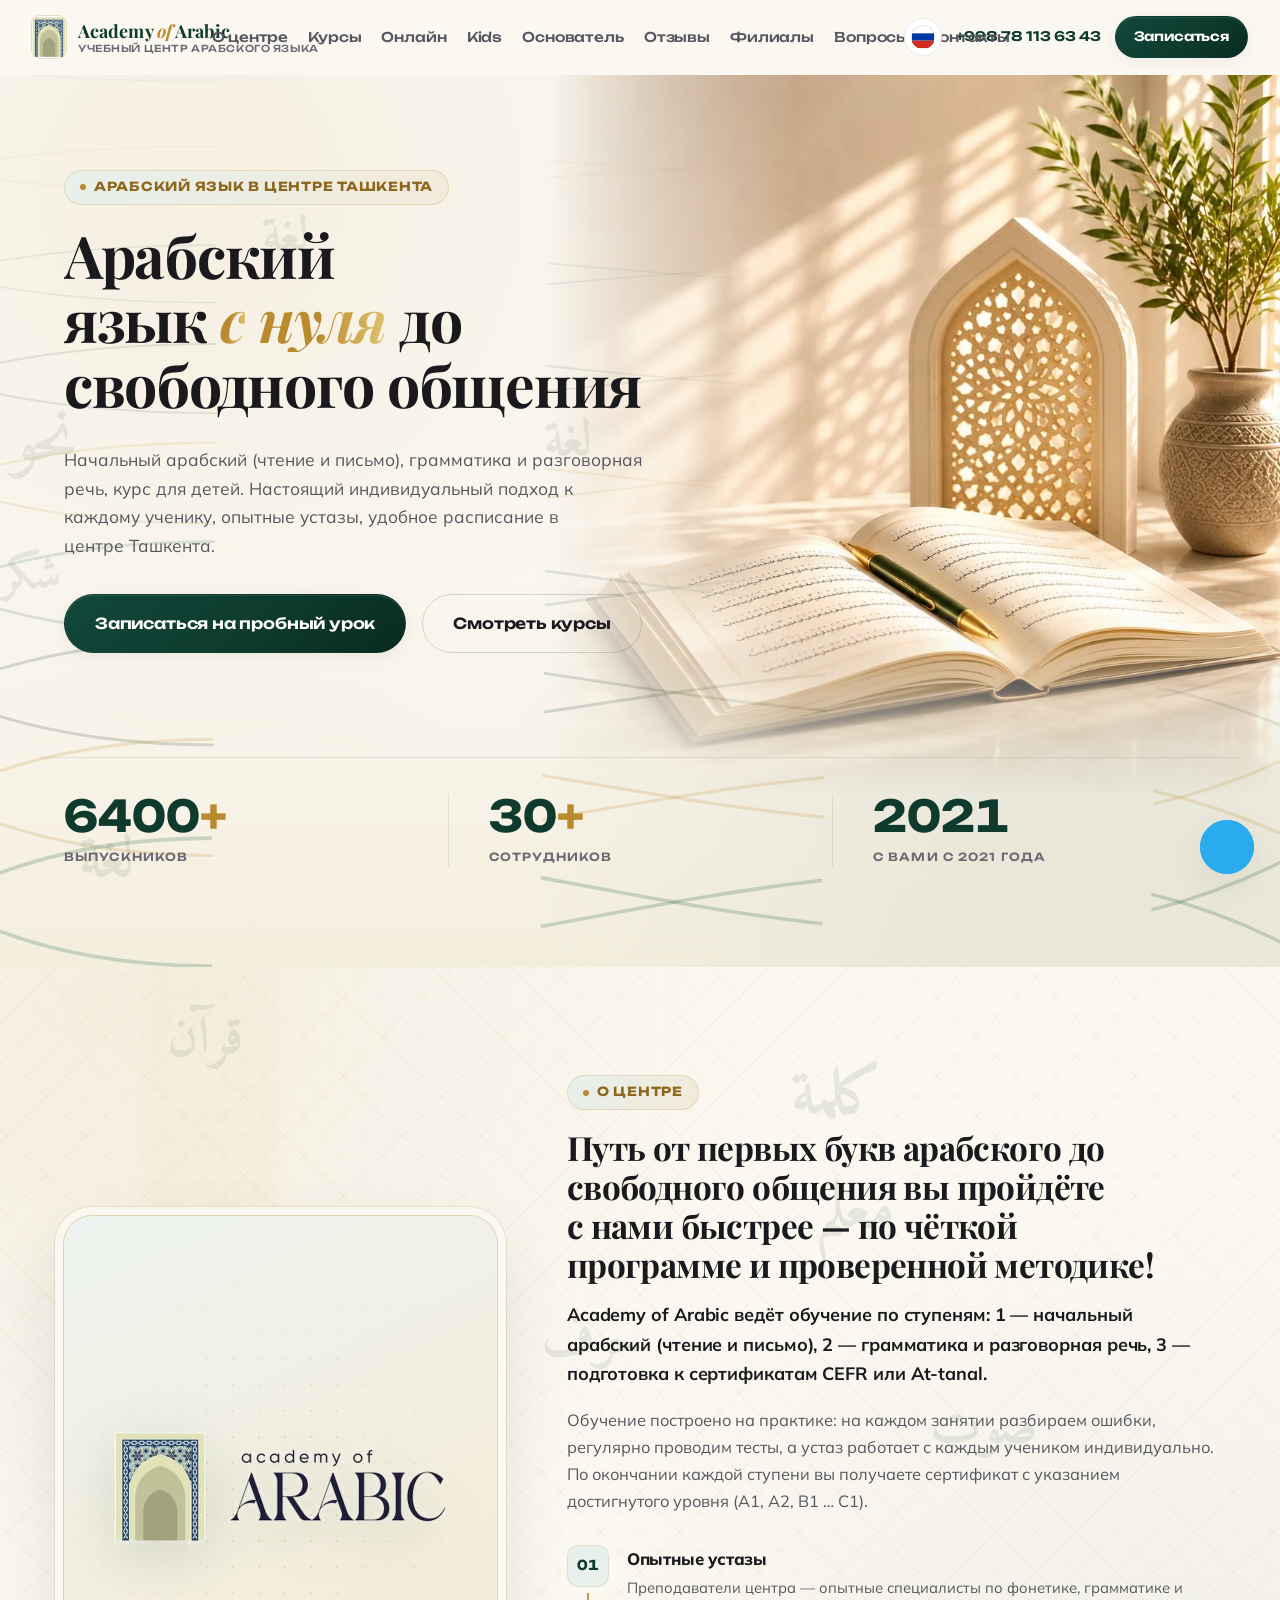
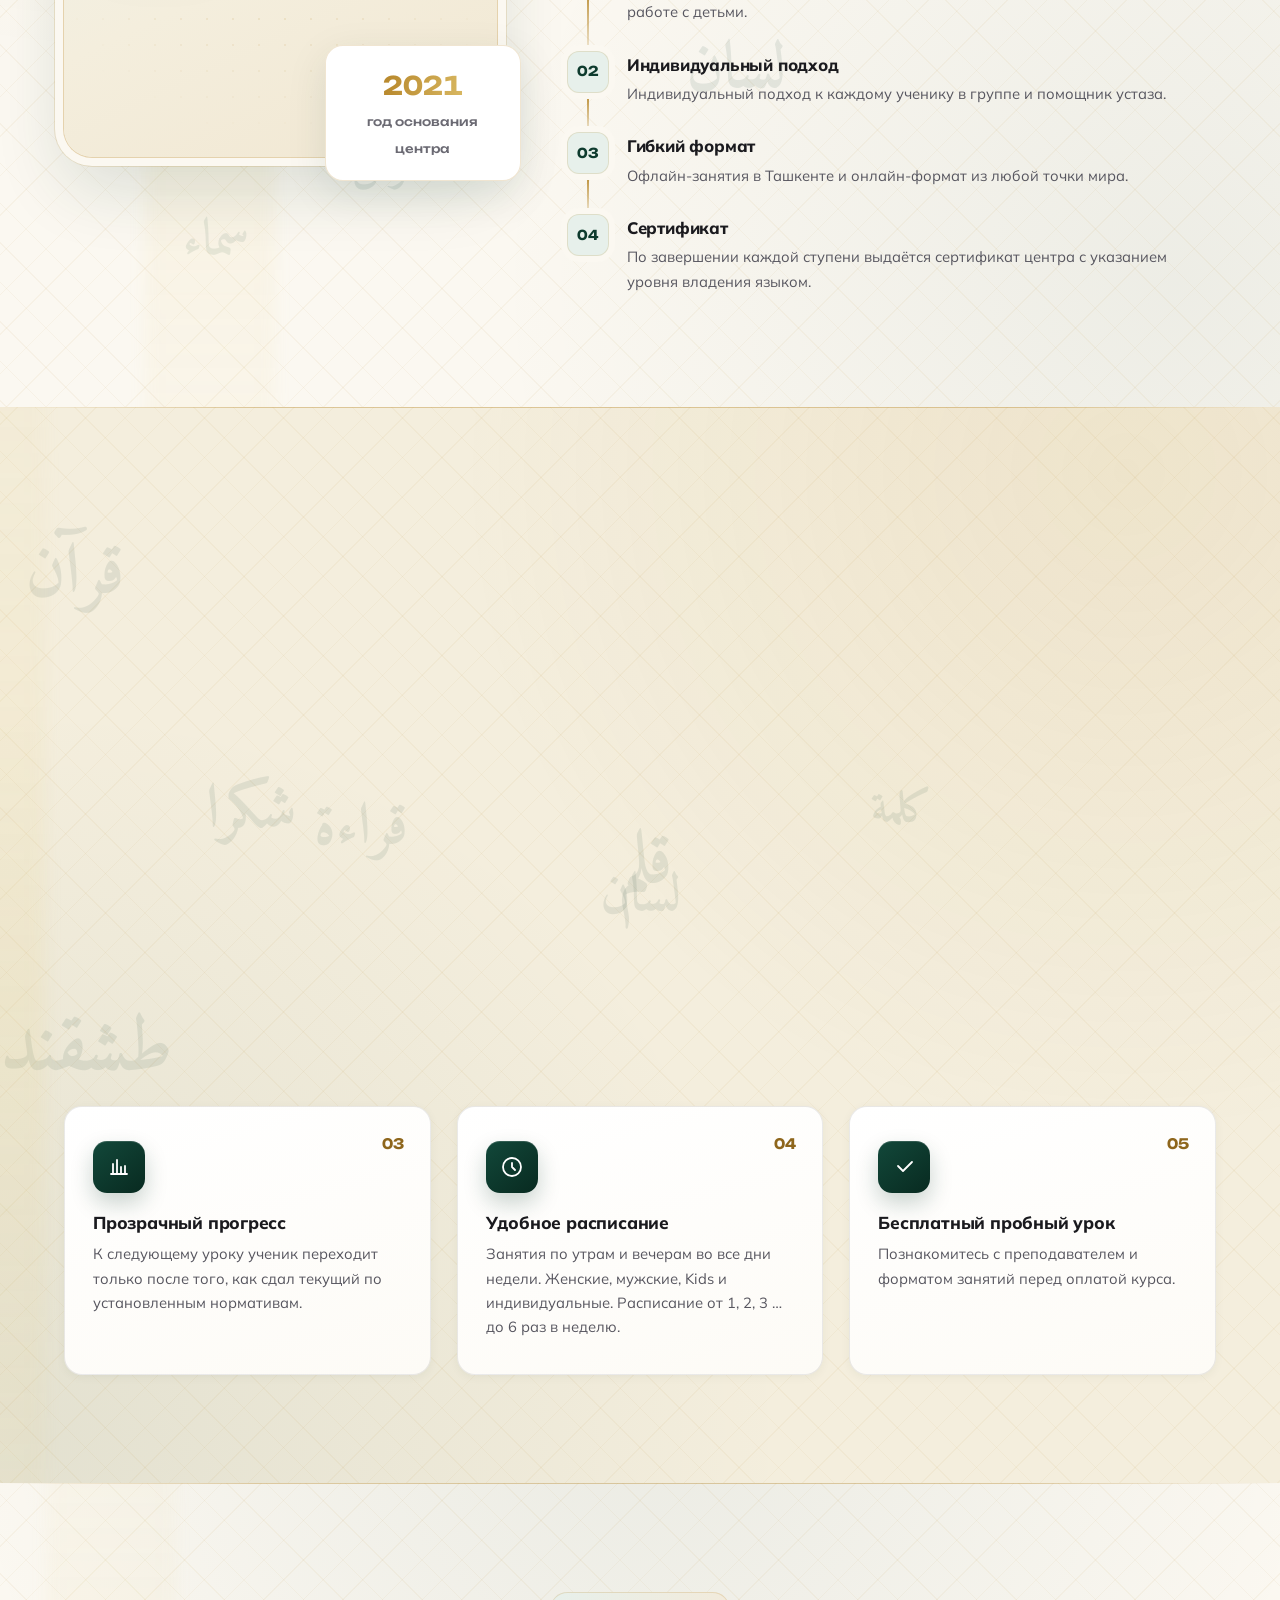
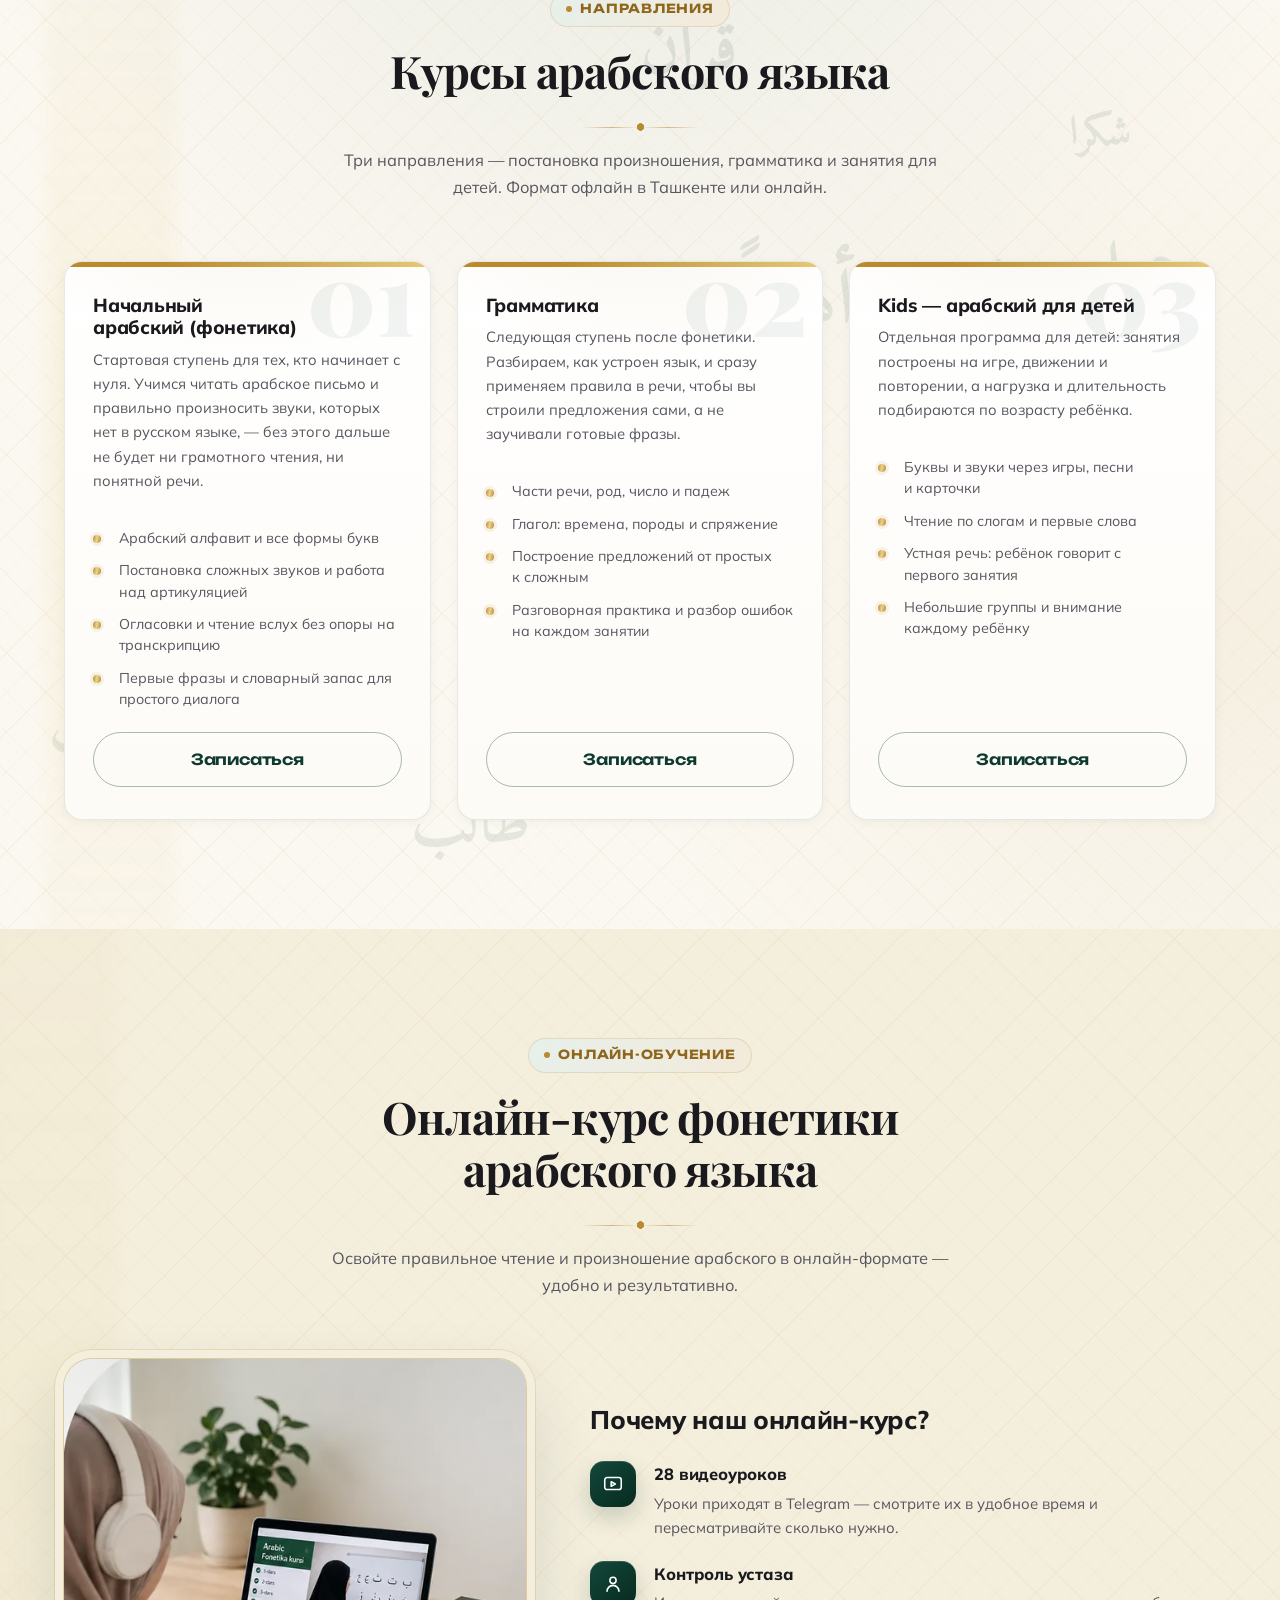
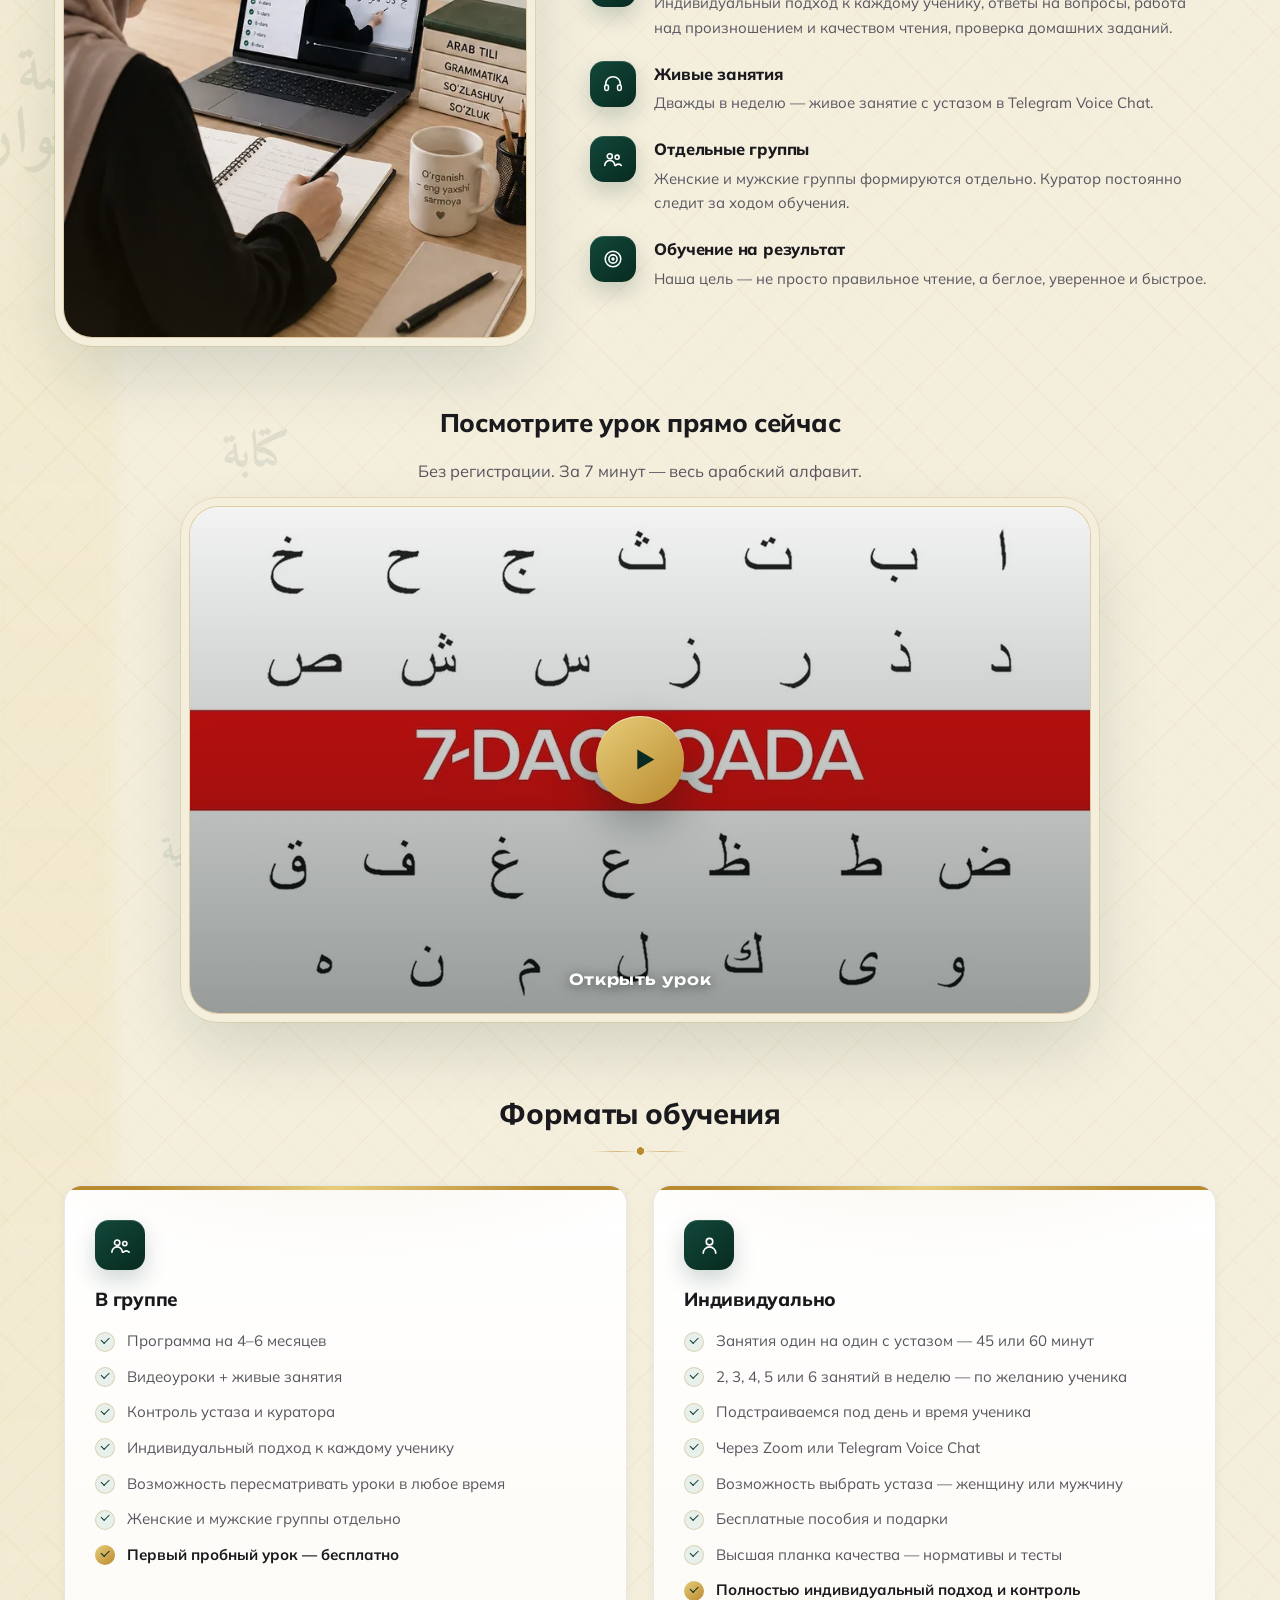
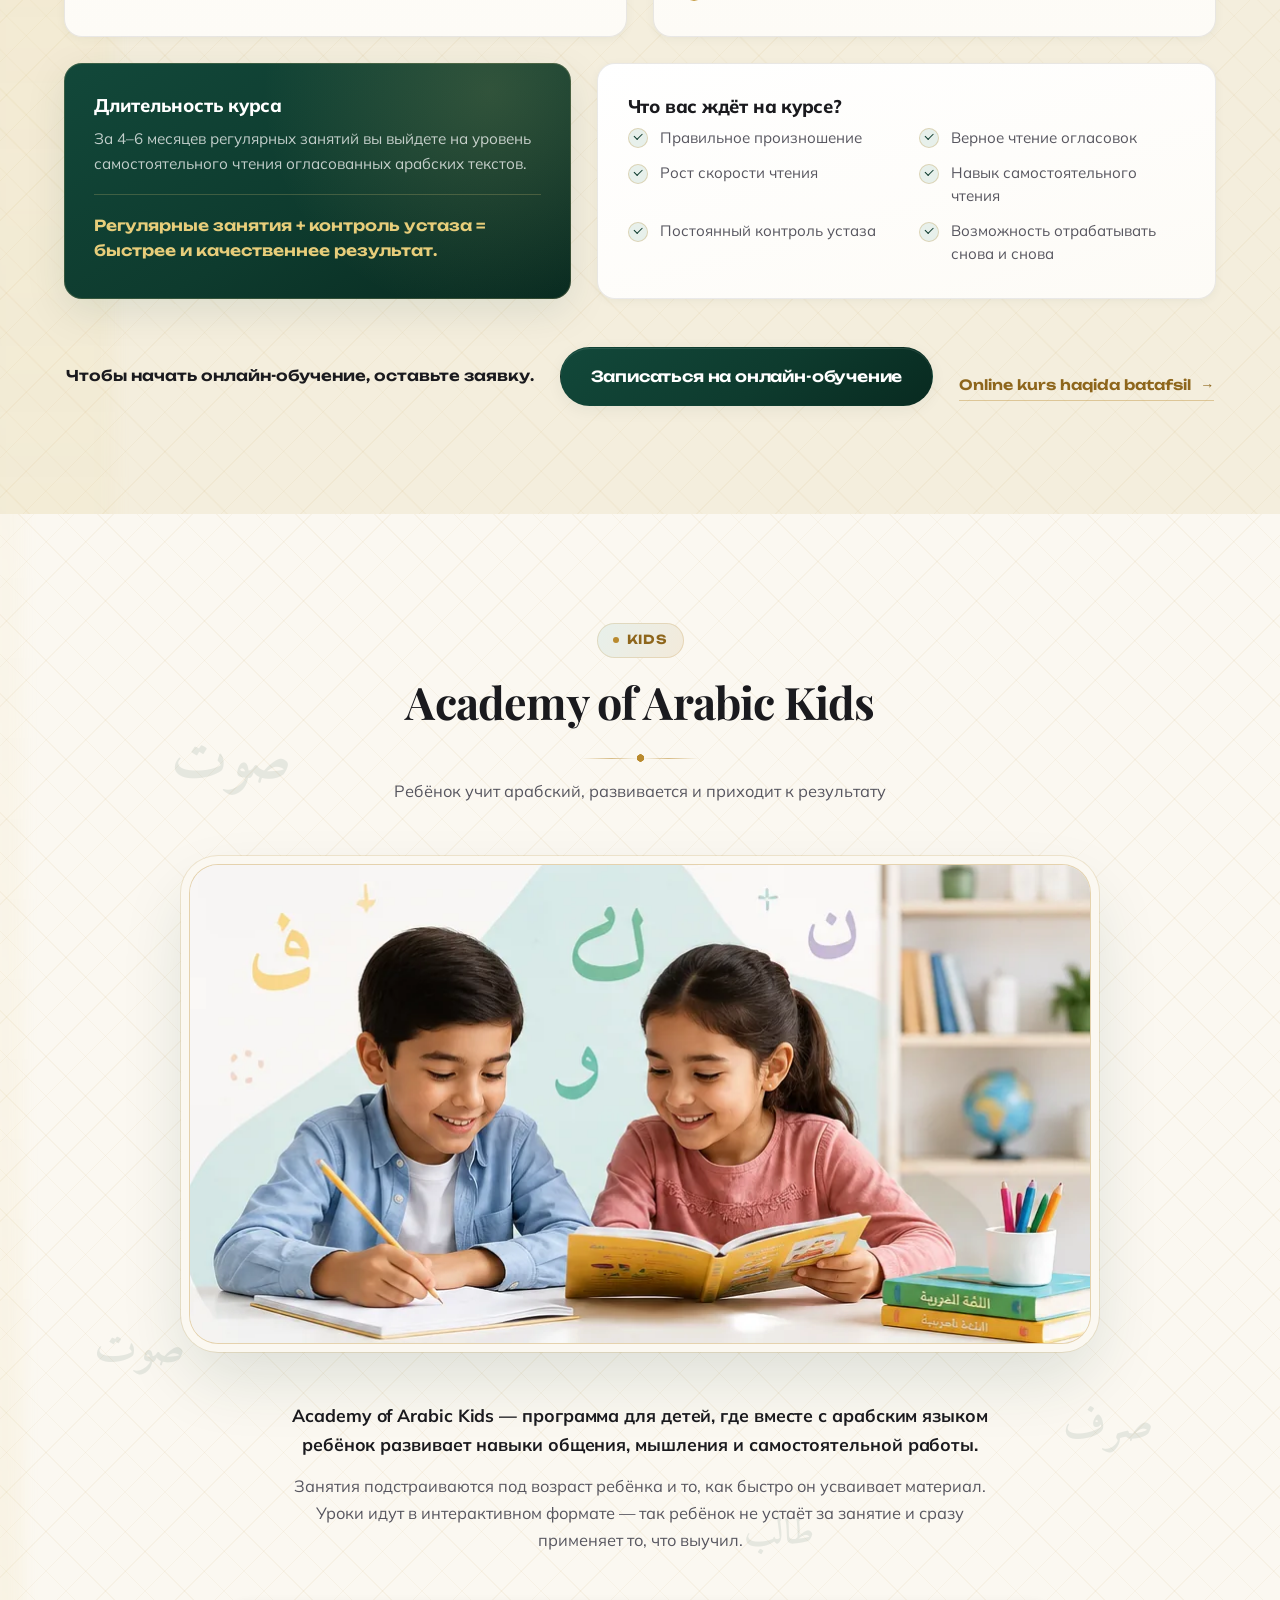
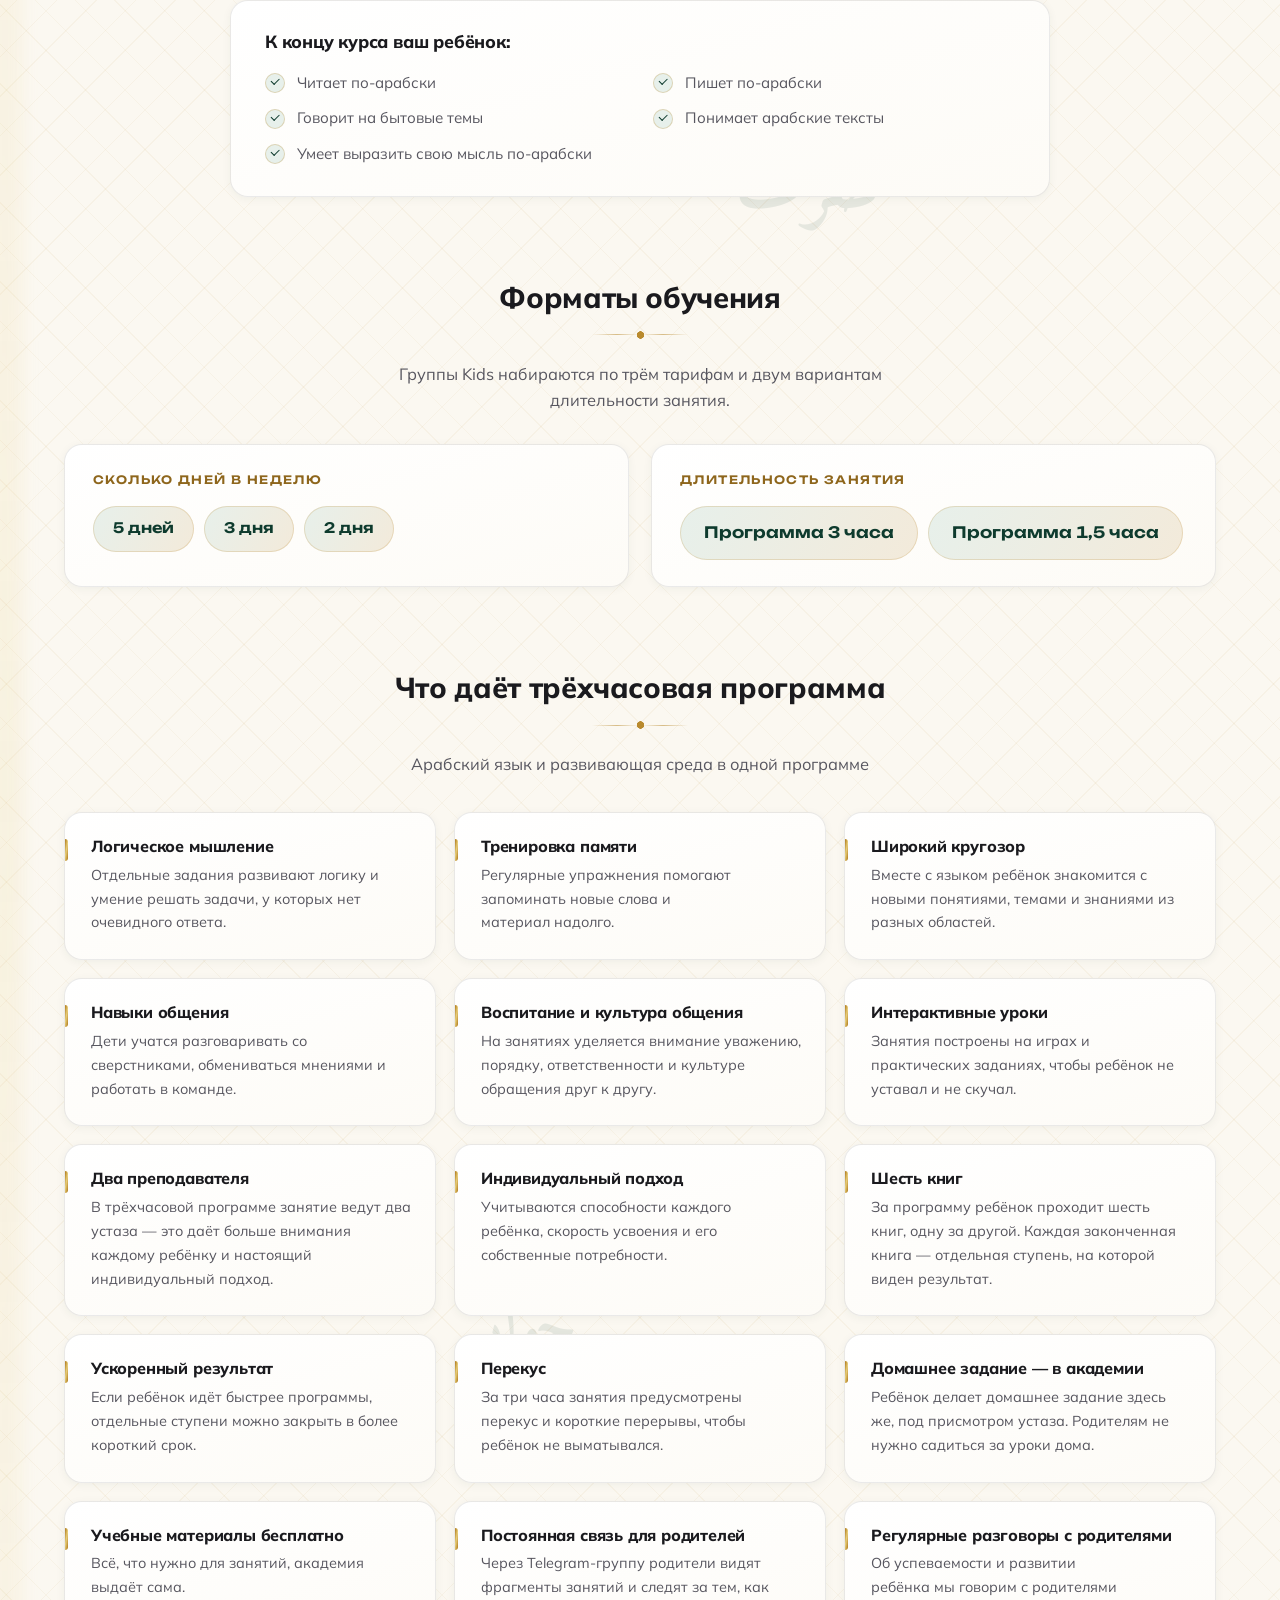
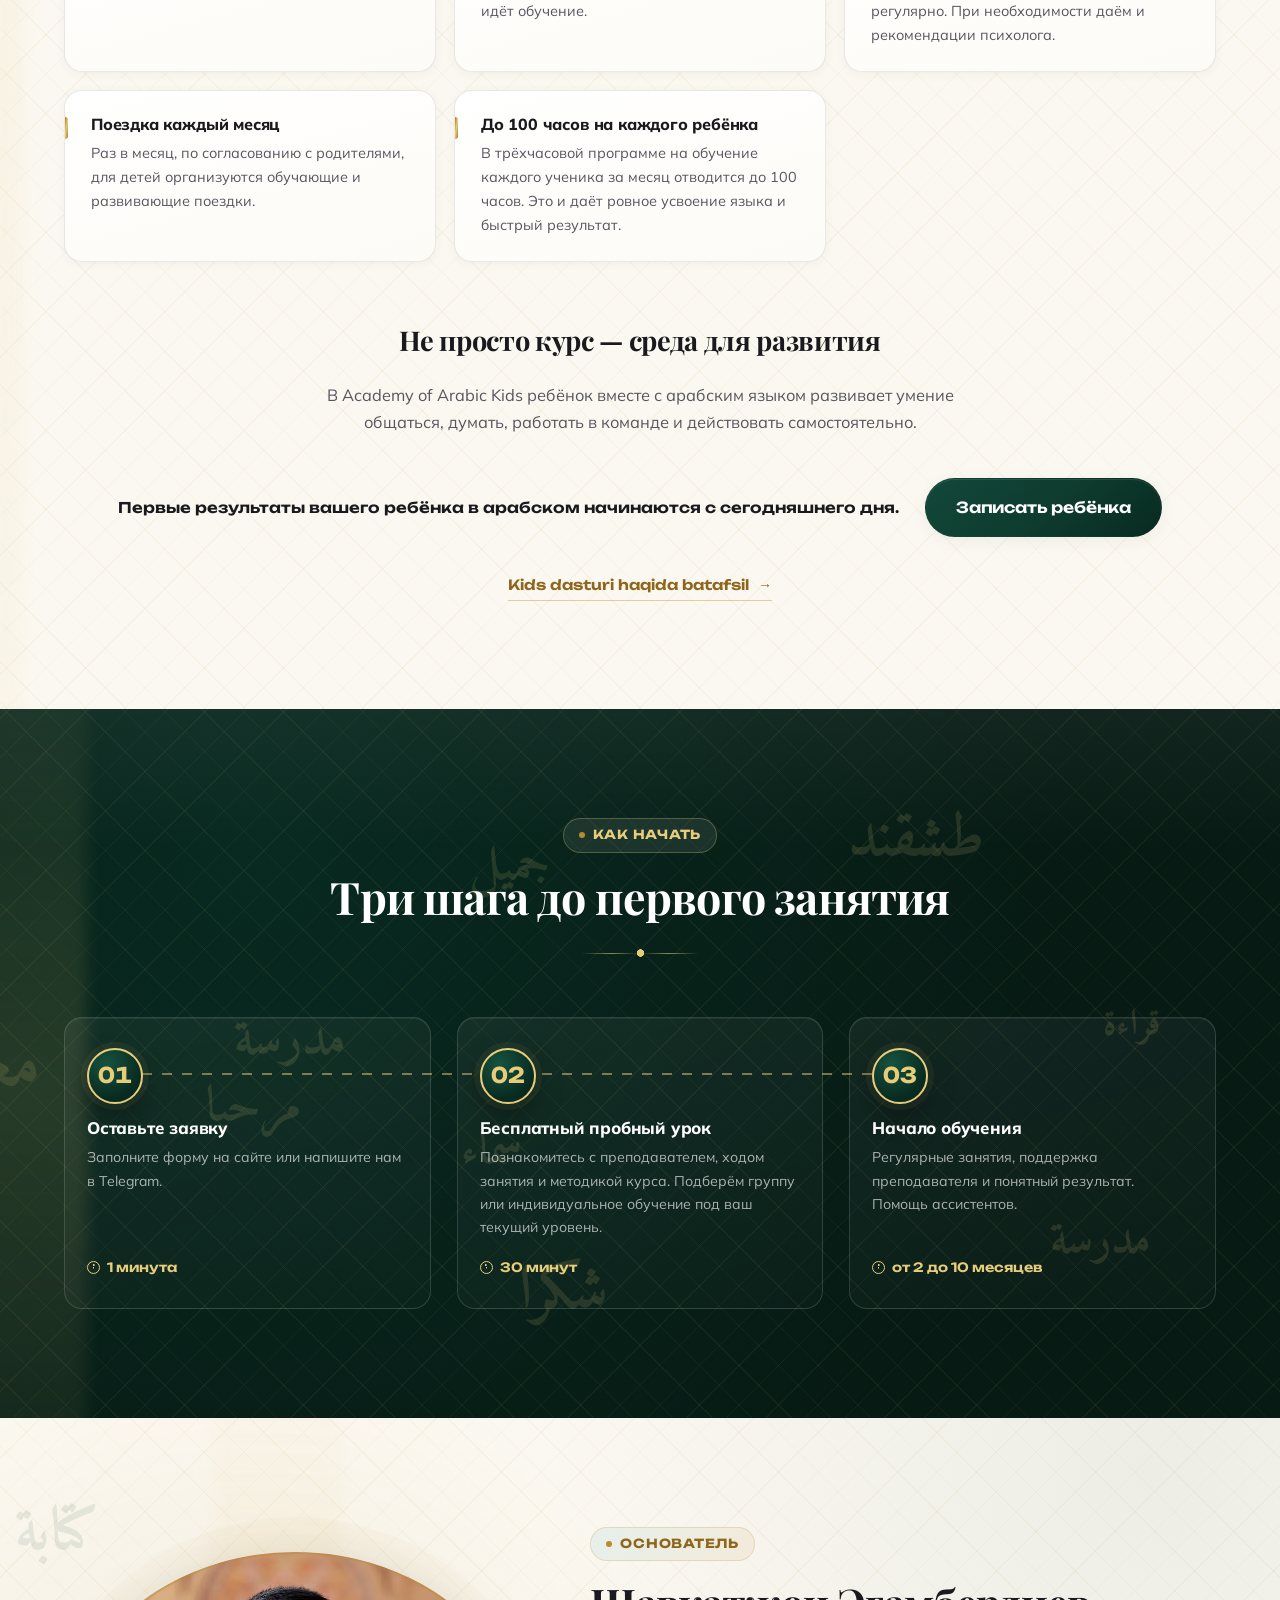
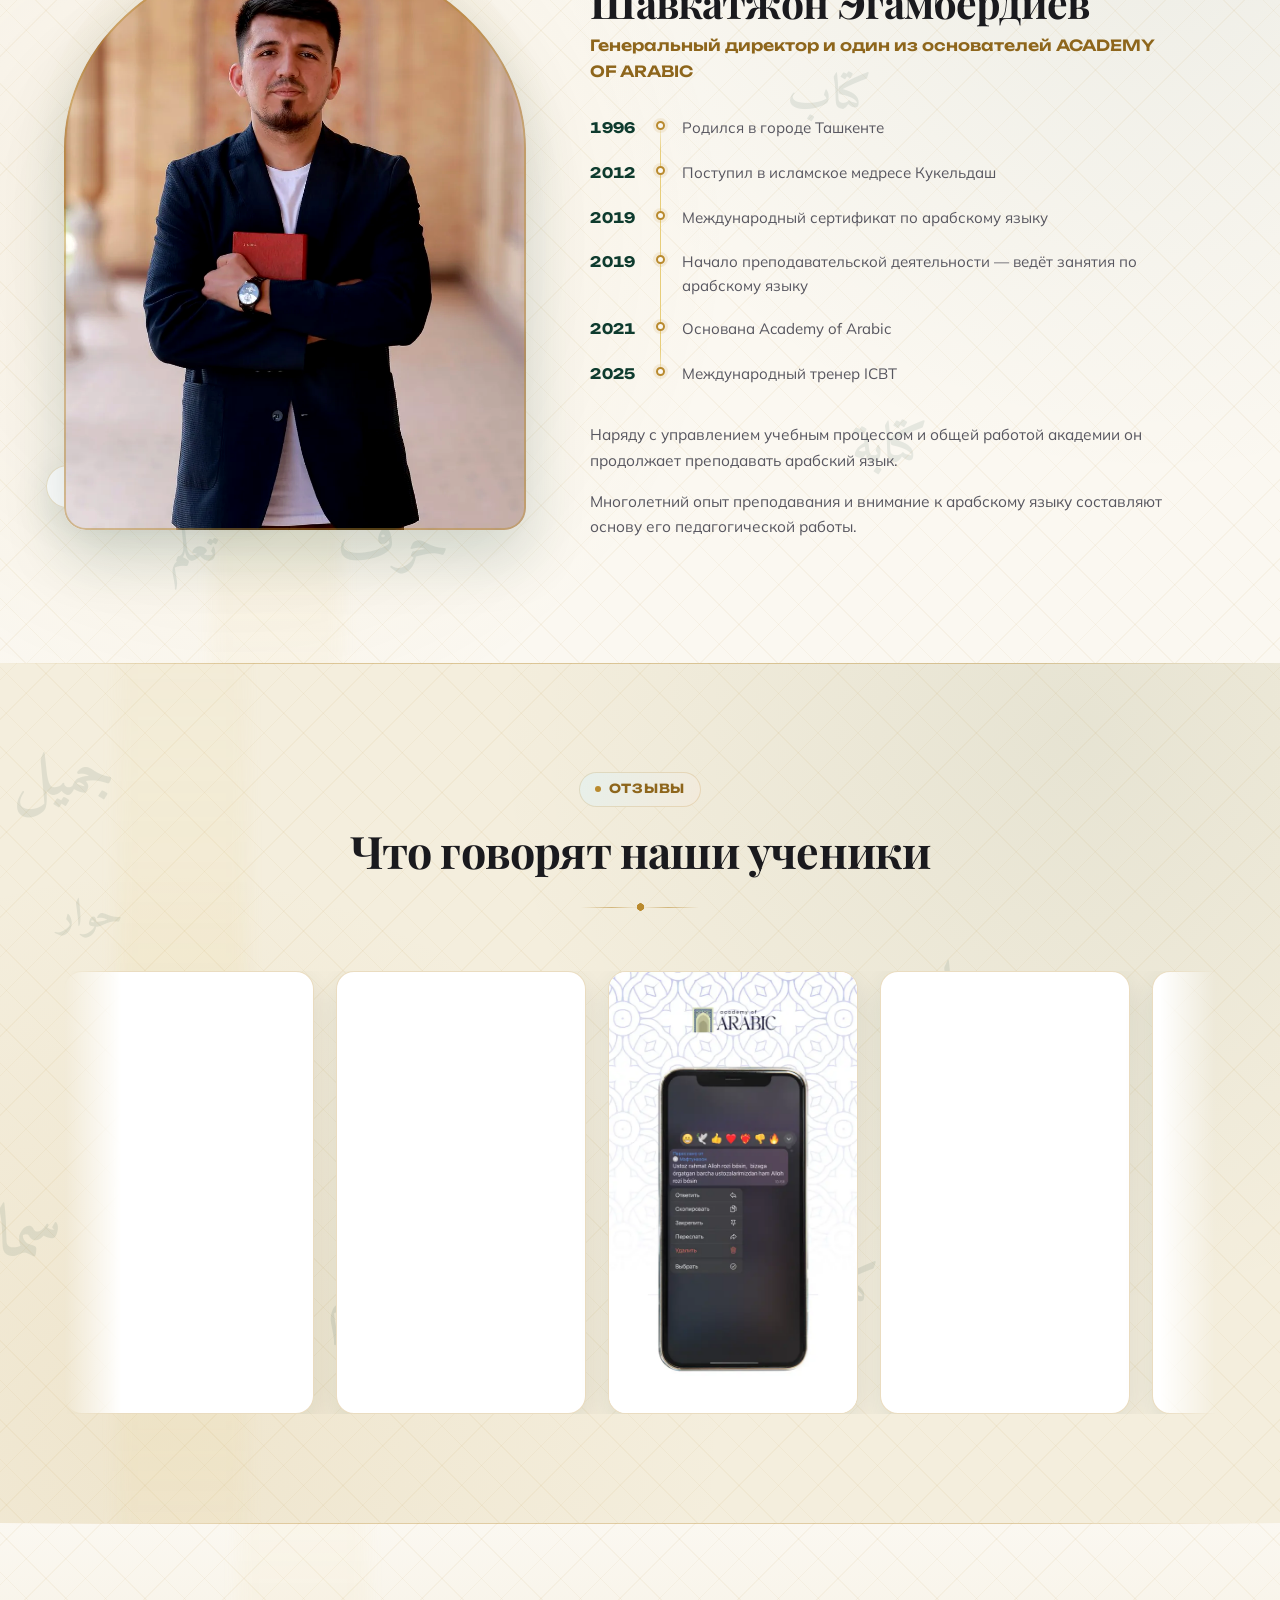
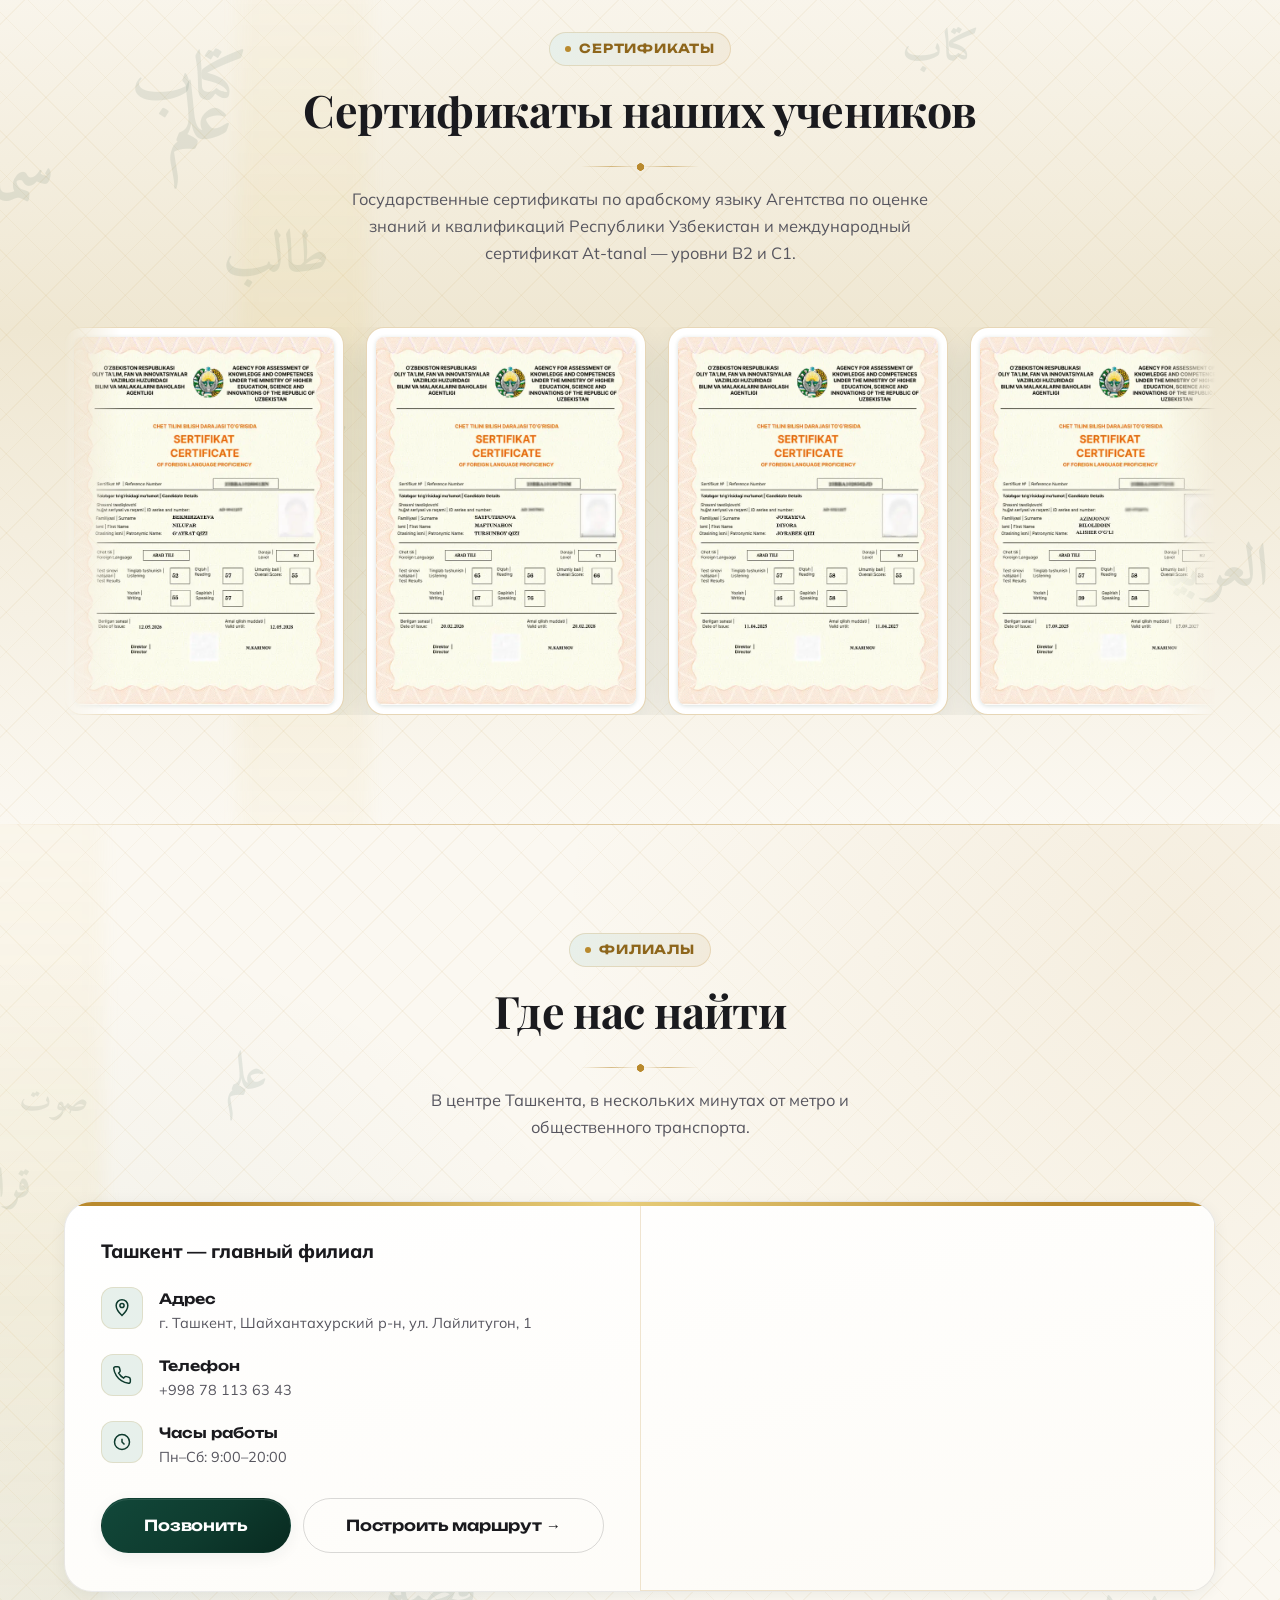
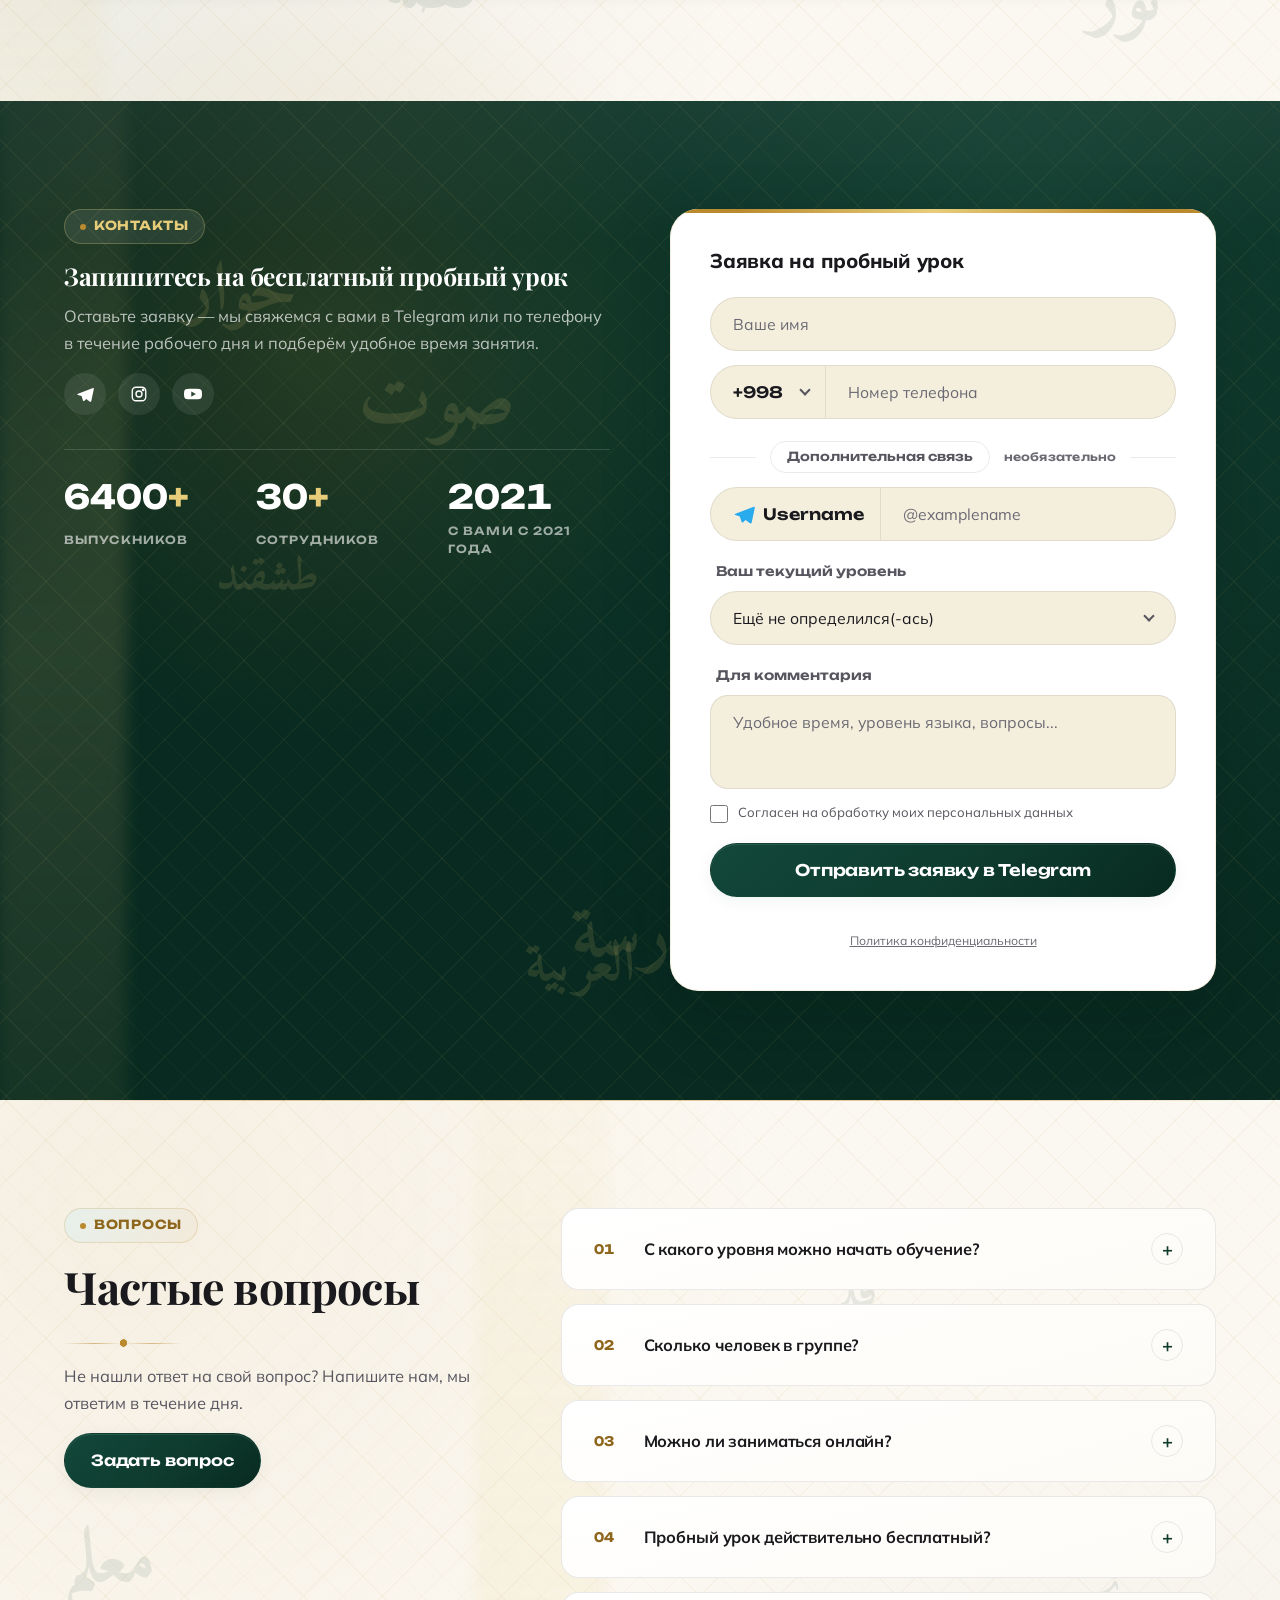
<file: ru/index.html>
<!DOCTYPE html>

<html dir="ltr" lang="ru">
<head>
<meta charset="utf-8"/>
<meta content="width=device-width, initial-scale=1.0" name="viewport"/>
<title>Курсы арабского языка в Ташкенте — Academy of Arabic</title>
<meta content="Курсы арабского в Ташкенте: фонетика, грамматика, группы для детей и онлайн-обучение. Госразрешение, 6400+ выпускников. Первый урок бесплатно." name="description"/>
<meta content="арабский язык, курсы арабского языка, арабский Ташкент, выучить арабский, академия арабского языка, фонетика, грамматика, арабский для детей" name="keywords"/>
<meta content="Academy of Arabic" property="og:site_name"/>
<meta content="Курсы арабского языка в Ташкенте — Academy of Arabic" property="og:title"/>
<meta content="Фонетика, грамматика и курс для детей. Группы до 20 человек. Записывайтесь на бесплатный пробный урок!" property="og:description"/>
<meta content="website" property="og:type"/>
<meta content="https://academy-of-arabic.uz/ru/" property="og:url"/>
<meta content="https://academy-of-arabic.uz/assets/og-cover.jpg" property="og:image"/>
<meta content="1200" property="og:image:width"/>
<meta content="630" property="og:image:height"/>
<meta content="Academy of Arabic — академия арабского языка в Ташкенте" property="og:image:alt"/>
<meta content="ru_RU" property="og:locale"/>
<meta content="summary_large_image" name="twitter:card"/>
<meta content="Курсы арабского языка в Ташкенте — Academy of Arabic" name="twitter:title"/>
<meta content="Фонетика, грамматика и курс для детей. Бесплатный пробный урок!" name="twitter:description"/>
<meta content="https://academy-of-arabic.uz/assets/og-cover.jpg" name="twitter:image"/>
<meta content="UZ-TK" name="geo.region"/>
<meta content="Toshkent" name="geo.placename"/>
<meta content="41.3231156;69.2299471" name="geo.position"/>
<meta content="41.3231156, 69.2299471" name="ICBM"/>
<!-- Google reads the sizes it is given and prefers a square multiple of
     48; /favicon.ico is its documented fallback and lives at the root. -->
<link href="/favicon.ico?v=c464c815cb" rel="icon" sizes="16x16 32x32 48x48"/>
<link href="/assets/favicon-96.png?v=00225aa370" rel="icon" sizes="96x96" type="image/png"/>
<link href="/assets/favicon-192.png?v=723f72a9c5" rel="icon" sizes="192x192" type="image/png"/>
<link href="/assets/apple-touch-icon.png?v=05c7ff06af" rel="apple-touch-icon" sizes="180x180"/>
<link href="/site.webmanifest" rel="manifest"/>
<meta content="#0E3B2E" name="theme-color"/>
<script type="application/ld+json">{
  "@context": "https://schema.org",
  "@graph": [
    {
      "@type": [
        "EducationalOrganization",
        "LocalBusiness"
      ],
      "@id": "https://academy-of-arabic.uz/#org",
      "name": "Academy of Arabic",
      "alternateName": [
        "Arab tili akademiyasi",
        "Arab Akademiyasi",
        "Arab tili oʻquv markazi",
        "Академия арабского языка"
      ],
      "url": "https://academy-of-arabic.uz/",
      "logo": "https://academy-of-arabic.uz/assets/logo-full.png",
      "image": "https://academy-of-arabic.uz/assets/og-cover.jpg",
      "description": "Toshkentdagi arab tili akademiyasi. Fonetika, grammatika va bolalar uchun arab tili kurslari.",
      "foundingDate": "2021",
      "address": {
        "@type": "PostalAddress",
        "streetAddress": "Laylitugon koʻchasi, 1",
        "addressLocality": "Toshkent",
        "addressSubLocality": "Shayxontohur tumani",
        "addressRegion": "Toshkent",
        "postalCode": "100001",
        "addressCountry": "UZ"
      },
      "geo": {
        "@type": "GeoCoordinates",
        "latitude": 41.3231156,
        "longitude": 69.2299471
      },
      "hasMap": "https://maps.app.goo.gl/5DndJWrEiPE9XPqY8",
      "telephone": "+998781136343",
      "areaServed": {
        "@type": "City",
        "name": "Toshkent"
      },
      "openingHoursSpecification": [
        {
          "@type": "OpeningHoursSpecification",
          "dayOfWeek": [
            "Monday",
            "Tuesday",
            "Wednesday",
            "Thursday",
            "Friday",
            "Saturday"
          ],
          "opens": "09:00",
          "closes": "20:00"
        }
      ],
      "sameAs": [
        "https://t.me/academy_arabic",
        "https://instagram.com/academy_arabic",
        "https://www.youtube.com/@Academyofarabic"
      ],
      "knowsLanguage": [
        "ar",
        "uz",
        "ru"
      ],
      "slogan": "Arab tilini 0 dan — davlat ruhsatnomasi bilan",
      "numberOfStudents": 6400,
      "hasCredential": {
        "@type": "EducationalOccupationalCredential",
        "credentialCategory": "Davlat ruhsatnomasi (tasdiqnoma)",
        "identifier": "016923",
        "dateCreated": "2021-12-09",
        "recognizedBy": {
          "@type": "GovernmentOrganization",
          "name": "Oʻzbekiston Respublikasi Vazirlar Mahkamasi huzuridagi Taʼlim sifatini nazorat qilish davlat inspeksiyasi"
        }
      },
      "founder": {
        "@id": "https://academy-of-arabic.uz/#director"
      },
      "employee": {
        "@id": "https://academy-of-arabic.uz/#director"
      }
    },
    {
      "@type": "WebSite",
      "@id": "https://academy-of-arabic.uz/#website",
      "url": "https://academy-of-arabic.uz/ru/",
      "name": "Academy of Arabic",
      "inLanguage": "ru",
      "publisher": {
        "@id": "https://academy-of-arabic.uz/#org"
      }
    },
    {
      "@type": "ItemList",
      "name": "Arab tili kurslari",
      "itemListElement": [
        {
          "@type": "ListItem",
          "position": 1,
          "item": {
            "@type": "Course",
            "name": "Boshlangʻich arab tili (fonetika)",
            "description": "Arab tili tovushlari va talaffuzini qoʻyish — keyingi bosqichlar uchun asos.",
            "provider": {
              "@id": "https://academy-of-arabic.uz/#org"
            },
            "inLanguage": [
              "uz",
              "ru",
              "ar"
            ],
            "educationalLevel": "Beginner",
            "hasCourseInstance": {
              "@type": "CourseInstance",
              "courseMode": [
                "Onsite",
                "Online"
              ],
              "location": {
                "@id": "https://academy-of-arabic.uz/#org"
              }
            }
          }
        },
        {
          "@type": "ListItem",
          "position": 2,
          "item": {
            "@type": "Course",
            "name": "Grammatika",
            "description": "Til tuzilishi, qoidalar va gap qurish amaliyoti.",
            "provider": {
              "@id": "https://academy-of-arabic.uz/#org"
            },
            "inLanguage": [
              "uz",
              "ru",
              "ar"
            ],
            "educationalLevel": "Intermediate",
            "hasCourseInstance": {
              "@type": "CourseInstance",
              "courseMode": [
                "Onsite",
                "Online"
              ],
              "location": {
                "@id": "https://academy-of-arabic.uz/#org"
              }
            }
          }
        },
        {
          "@type": "ListItem",
          "position": 3,
          "item": {
            "@type": "Course",
            "name": "Kids — bolalar uchun arab tili",
            "description": "3–12 yoshdagi bolalar uchun arab tili; dars soati va chastotasi tanlanadi.",
            "provider": {
              "@id": "https://academy-of-arabic.uz/#org"
            },
            "inLanguage": [
              "uz",
              "ru",
              "ar"
            ],
            "educationalLevel": "Beginner",
            "hasCourseInstance": {
              "@type": "CourseInstance",
              "courseMode": [
                "Onsite",
                "Online"
              ],
              "location": {
                "@id": "https://academy-of-arabic.uz/#org"
              }
            }
          }
        },
        {
          "@type": "ListItem",
          "position": 4,
          "item": {
            "@type": "Course",
            "name": "Online arab tili fonetika kursi",
            "description": "Arab tilini toʻgʻri oʻqish va talaffuz qilish boʻyicha online kurs: 28 ta video dars, haftasiga 2 marta jonli mashgʻulot va ustoz nazorati.",
            "provider": {
              "@id": "https://academy-of-arabic.uz/#org"
            },
            "inLanguage": [
              "uz",
              "ru",
              "ar"
            ],
            "educationalLevel": "Beginner",
            "hasCourseInstance": {
              "@type": "CourseInstance",
              "courseMode": "Online",
              "courseWorkload": "PT2H"
            }
          }
        }
      ]
    },
    {
      "@type": "FAQPage",
      "@id": "https://academy-of-arabic.uz/ru/#faq",
      "mainEntity": [
        {
          "@type": "Question",
          "name": "С какого уровня можно начать обучение?",
          "acceptedAnswer": {
            "@type": "Answer",
            "text": "С нуля — большинство наших учеников начинают без базовых знаний арабского. Мы определим стартовый уровень на пробном занятии и подберём подходящую группу."
          }
        },
        {
          "@type": "Question",
          "name": "Сколько человек в группе?",
          "acceptedAnswer": {
            "@type": "Answer",
            "text": "Не более 20 учеников в группе — это позволяет преподавателю уделять внимание каждому и практиковать речь на каждом занятии."
          }
        },
        {
          "@type": "Question",
          "name": "Можно ли заниматься онлайн?",
          "acceptedAnswer": {
            "@type": "Answer",
            "text": "Да, доступны как офлайн-занятия в нашем центре в Ташкенте, так и онлайн-формат для учеников из других городов и стран."
          }
        },
        {
          "@type": "Question",
          "name": "Пробный урок действительно бесплатный?",
          "acceptedAnswer": {
            "@type": "Answer",
            "text": "Да, первое занятие бесплатное и ни к чему не обязывает — вы сможете оценить формат и преподавателя перед оплатой курса."
          }
        },
        {
          "@type": "Question",
          "name": "Выдаёте ли вы сертификат?",
          "acceptedAnswer": {
            "@type": "Answer",
            "text": "По окончании курса каждый ученик получает сертификат центра с указанием пройденного уровня и количества часов."
          }
        },
        {
          "@type": "Question",
          "name": "Как проходит оплата обучения?",
          "acceptedAnswer": {
            "@type": "Answer",
            "text": "Оплата помесячная, после бесплатного пробного занятия. Доступна оплата за отдельные занятия для индивидуального формата."
          }
        },
        {
          "@type": "Question",
          "name": "В какое время проходят занятия?",
          "acceptedAnswer": {
            "@type": "Answer",
            "text": "Центр работает с понедельника по субботу, с 9:00 до 20:00. Есть утренние, вечерние и субботние группы — подберём удобное вам время на пробном занятии."
          }
        },
        {
          "@type": "Question",
          "name": "С какого возраста берёте детей?",
          "acceptedAnswer": {
            "@type": "Answer",
            "text": "Курс Kids рассчитан на детей от 3 до 12 лет. Взрослые группы по фонетике и грамматике — без возрастных ограничений."
          }
        },
        {
          "@type": "Question",
          "name": "Есть ли у центра государственное разрешение (лицензия)?",
          "acceptedAnswer": {
            "@type": "Answer",
            "text": "Да. Academy of Arabic NTM зарегистрирован Государственной инспекцией по надзору за качеством образования при Кабинете Министров: свидетельство №016923 от 09.12.2021, реестровый номер X-174389. Обе страницы документа приведены ниже — нажмите на изображение, чтобы открыть его целиком."
          }
        }
      ]
    },
    {
      "@type": "Person",
      "@id": "https://academy-of-arabic.uz/#director",
      "name": "Shavkatjon Egamberdiyev",
      "jobTitle": "Asoschi va bosh direktor",
      "birthDate": "1996",
      "worksFor": {
        "@id": "https://academy-of-arabic.uz/#org"
      },
      "knowsLanguage": [
        "ar",
        "uz",
        "ru"
      ],
      "image": "https://academy-of-arabic.uz/assets/director.jpg"
    }
  ]
}</script>
<!-- The faces are served from this origin, cut to the subsets the four
     languages use; they were a render-blocking round trip to a third party
     before a word could be painted. Regenerate with tools/build-fonts.py.
     The three preloads are swapped per language by tools/build-langs.py. -->
<link as="font" crossorigin="" href="/assets/fonts/playfair-display-cyrillic-wght-normal.woff2" rel="preload" type="font/woff2"/>
<link as="font" crossorigin="" href="/assets/fonts/mulish-cyrillic-wght-normal.woff2" rel="preload" type="font/woff2"/>
<link as="font" crossorigin="" href="/assets/fonts/unbounded-cyrillic-wght-normal.woff2" rel="preload" type="font/woff2"/>
<link href="/css/fonts.css?v=d1df4e11bb" rel="stylesheet"/>
<!-- ?v= is bumped whenever these files change: Pages serves them with a
     10-minute cache, so without it a visitor can get new markup with a
     stale stylesheet and the layout breaks -->
<link href="/css/style.css?v=571b0b9cf4" rel="stylesheet"/>
<meta content="uz_UZ" property="og:locale:alternate"/><meta content="ar_AR" property="og:locale:alternate"/><meta content="en_US" property="og:locale:alternate"/><link href="https://academy-of-arabic.uz/ru/" rel="canonical"/><meta content="noindex, follow" name="robots"/></head>
<body>
<div aria-hidden="true" class="pattern-overlay"></div>
<!-- ===== HEADER ===== -->
<header class="site-header" id="siteHeader">
<div class="container header-inner">
<a class="brand" href="#home">
<span aria-hidden="true" class="brand-mark" data-logo-icon=""></span>
<span class="brand-text">
<span class="brand-title">Academy <em>of</em> Arabic</span>
<span class="brand-sub" data-i18n="nav.tagline">Учебный центр арабского языка</span>
</span>
</a>
<nav class="main-nav" id="mainNav">
<a data-i18n="nav.about" href="#about">О центре</a>
<a data-i18n="nav.courses" href="#courses">Курсы</a>
<a data-i18n="nav.online" href="#online">Онлайн</a>
<a data-i18n="nav.kids" href="#kids">Kids</a>
<a data-i18n="nav.director" href="#director">Основатель</a>
<a data-i18n="nav.reviews" href="#reviews">Отзывы</a>
<a data-i18n="nav.branches" href="#branches">Филиалы</a>
<a data-i18n="nav.faq" href="#faq">Вопросы</a>
<a data-i18n="nav.contact" href="#contact">Контакты</a>
<a class="btn btn-primary nav-cta-mobile" data-i18n="nav.cta" data-open-booking="" href="#contact">Записаться</a>
</nav>
<div class="header-actions">
<div class="lang-switch" id="langSwitch">
<button aria-expanded="false" aria-haspopup="true" aria-label="Til / Language" class="lang-current" id="langCurrent" type="button">
<span aria-hidden="true" class="flag flag-uz"></span>
</button>
<ul class="lang-menu" id="langMenu" role="menu">
<li role="none"><a class="lang-btn" data-lang="uz" href="/" hreflang="uz" role="menuitem"><span aria-hidden="true" class="flag flag-uz"></span>Oʻzbek</a></li>
<li role="none"><a class="lang-btn" data-lang="ru" href="/ru/" hreflang="ru" role="menuitem"><span aria-hidden="true" class="flag flag-ru"></span>Русский</a></li>
<li role="none"><a class="lang-btn" data-lang="en" href="/en/" hreflang="en" role="menuitem"><span aria-hidden="true" class="flag flag-en"></span>English</a></li>
<li role="none"><a class="lang-btn" data-lang="ar" href="/ar/" hreflang="ar" role="menuitem"><span aria-hidden="true" class="flag flag-ar"></span>العربية</a></li>
</ul>
</div>
<a class="header-phone" href="tel:+998781136343">+998 78 113 63 43</a>
<a class="btn btn-primary btn-sm" data-i18n="nav.cta" data-open-booking="" href="#contact">Записаться</a>
<button aria-expanded="false" aria-label="Меню" class="burger" id="burgerBtn" type="button">
<span></span><span></span><span></span>
</button>
</div>
</div>
<div aria-hidden="true" class="scroll-progress" id="scrollProgress"></div>
</header>
<main id="home">
<!-- ===== HERO ===== -->
<section class="hero">
<div class="hero-media">
<picture>
<source sizes="(max-width: 640px) 100vw, (max-width: 1024px) 70vw, 1100px" srcset="/assets/hero-photo-550.webp 550w, /assets/hero-photo-800.webp 800w, /assets/hero-photo-1100.webp 1100w" type="image/webp"/>
<img alt="" class="hero-photo" fetchpriority="high" height="1100" src="/assets/hero-photo.jpg" width="1100"/>
</picture>
</div>
<div class="container hero-inner">
<div class="hero-copy reveal">
<span class="tag" data-i18n="hero.badge">Арабский язык в центре Ташкента</span>
<h1 class="hero-title">
<span data-i18n-words="hero.title1">Арабский язык</span>
<span class="accent" data-i18n-words="hero.title2">с нуля</span>
<span data-i18n-words="hero.title3">до свободного общения</span>
</h1>
<p class="hero-subtitle" data-i18n="hero.subtitle">Начальный арабский (чтение и письмо), грамматика и разговорная речь, курс для детей. Настоящий индивидуальный подход к каждому ученику, опытные устазы, удобное расписание в центре Ташкента.</p>
<div class="hero-actions">
<a class="btn btn-primary btn-lg" data-i18n="hero.ctaPrimary" data-open-booking="" href="#contact">Записаться на пробный урок</a>
<a class="btn btn-ghost btn-lg" data-i18n="hero.ctaSecondary" href="#courses">Смотреть курсы</a>
</div>
</div>
</div>
<div class="container hero-stats">
<div class="stat">
<span class="stat-num" data-count="6400">6400</span><span class="stat-plus">+</span>
<span class="stat-label" data-i18n="hero.statsStudents">выпускников</span>
</div>
<div class="stat">
<span class="stat-num" data-count="30">30</span><span class="stat-plus">+</span>
<span class="stat-label" data-i18n="hero.statsTeachers">сотрудников</span>
</div>
<div class="stat">
<span class="stat-num">2021</span>
<span class="stat-label" data-i18n="hero.statsSince">с вами с 2021 года</span>
</div>
</div>
<div aria-hidden="true" class="hero-bg-pattern" id="heroBgPattern"></div>
</section>
<!-- ===== ABOUT ===== -->
<section class="section" id="about">
<div class="container about-grid">
<div class="about-visual reveal-scale">
<div class="about-frame">
<div class="about-frame-pattern"></div>
<picture>
<source srcset="/assets/logo-full.webp" type="image/webp"/>
<img alt="Academy of Arabic" class="about-logo" decoding="async" height="254" loading="lazy" src="/assets/logo-full.png" width="680"/>
</picture>
</div>
<div class="about-badge">
<span class="about-badge-num">2021</span>
<span data-i18n="about.badgeLabel">год основания центра</span>
</div>
</div>
<div class="about-copy reveal">
<span class="tag" data-i18n="about.tag">О центре</span>
<h2 data-i18n="about.title">Путь от первых букв арабского до свободного общения вы пройдёте с нами быстрее — по чёткой программе и проверенной методике!</h2>
<p class="lead" data-i18n="about.lead">Academy of Arabic ведёт обучение по ступеням: 1 — начальный арабский (чтение и письмо), 2 — грамматика и разговорная речь, 3 — подготовка к сертификатам CEFR или At-tanal.</p>
<p data-i18n="about.text">Обучение построено на практике: на каждом занятии разбираем ошибки, регулярно проводим тесты, а устаз работает с каждым учеником индивидуально. По окончании каждой ступени вы получаете сертификат с указанием достигнутого уровня (A1, A2, B1 … C1).</p>
<ul class="about-points">
<li>
<span class="point-ico">01</span>
<div><strong data-i18n="about.point1Title">Опытные устазы</strong><p data-i18n="about.point1Desc">Преподаватели центра — опытные специалисты по фонетике, грамматике и работе с детьми.</p></div>
</li>
<li>
<span class="point-ico">02</span>
<div><strong data-i18n="about.point2Title">Индивидуальный подход</strong><p data-i18n="about.point2Desc">Индивидуальный подход к каждому ученику в группе и помощник устаза.</p></div>
</li>
<li>
<span class="point-ico">03</span>
<div><strong data-i18n="about.point3Title">Гибкий формат</strong><p data-i18n="about.point3Desc">Офлайн-занятия в Ташкенте и онлайн-формат из любой точки мира.</p></div>
</li>
<li>
<span class="point-ico">04</span>
<div><strong data-i18n="about.point4Title">Сертификат</strong><p data-i18n="about.point4Desc">По завершении каждой ступени выдаётся сертификат центра с указанием уровня владения языком.</p></div>
</li>
</ul>
</div>
</div>
</section>
<!-- ===== FEATURES ===== -->
<section class="section section-alt" id="features">
<div class="container">
<div class="section-head reveal-blur">
<span class="tag" data-i18n="features.tag">Почему мы</span>
<h2 data-i18n="features.title">Всё для комфортного и результативного обучения</h2>
<p data-i18n="features.subtitle">Мы убрали из обучения всё лишнее и оставили то, что действительно ведёт к результату.</p>
</div>
<div class="features-grid">
<div class="feature-card reveal">
<span aria-hidden="true" class="feature-ico"><svg viewbox="0 0 24 24"><path d="M12 2l3 6 7 1-5 5 1 7-6-3-6 3 1-7-5-5 7-1z"></path></svg></span>
<h3 data-i18n="features.item1Title">Опытные устазы</h3>
<p data-i18n="features.item1Desc">Опыт более 5 лет — занятия ведут устазы-специалисты!</p>
</div>
<div class="feature-card reveal">
<span aria-hidden="true" class="feature-ico"><svg viewbox="0 0 24 24"><circle cx="12" cy="12" r="9"></circle><path d="M3 12h18M12 3c2.5 2.7 3.8 5.7 3.8 9S14.5 18.3 12 21c-2.5-2.7-3.8-5.7-3.8-9S9.5 5.7 12 3z"></path></svg></span>
<h3 data-i18n="features.item3Title">Русский и узбекский</h3>
<p data-i18n="features.item3Desc">Занятия ведутся на русском и узбекском языках — выбираете тот, на котором вам удобнее.</p>
</div>
<div class="feature-card reveal">
<span aria-hidden="true" class="feature-ico"><svg viewbox="0 0 24 24"><path d="M4 19h16M6 19V9m4 10V5m4 14v-7m4 7V11"></path></svg></span>
<h3 data-i18n="features.item4Title">Прозрачный прогресс</h3>
<p data-i18n="features.item4Desc">К следующему уроку ученик переходит только после того, как сдал текущий по установленным нормативам.</p>
</div>
<div class="feature-card reveal">
<span aria-hidden="true" class="feature-ico"><svg viewbox="0 0 24 24"><path d="M12 8v4l3 3M12 3a9 9 0 100 18 9 9 0 000-18z"></path></svg></span>
<h3 data-i18n="features.item5Title">Удобное расписание</h3>
<p data-i18n="features.item5Desc">Занятия по утрам и вечерам во все дни недели. Женские, мужские, Kids и индивидуальные. Расписание от 1, 2, 3 … до 6 раз в неделю.</p>
</div>
<div class="feature-card reveal">
<span aria-hidden="true" class="feature-ico"><svg viewbox="0 0 24 24"><path d="M20 7l-9 9-5-5"></path></svg></span>
<h3 data-i18n="features.item6Title">Бесплатный пробный урок</h3>
<p data-i18n="features.item6Desc">Познакомитесь с преподавателем и форматом занятий перед оплатой курса.</p>
</div>
</div>
</div>
</section>
<!-- ===== COURSES ===== -->
<section class="section" id="courses">
<div class="container">
<div class="section-head reveal-blur">
<span class="tag" data-i18n="courses.tag">Направления</span>
<h2 data-i18n="courses.title">Курсы арабского языка</h2>
<p data-i18n="courses.subtitle">Три направления — постановка произношения, грамматика и занятия для детей. Формат офлайн в Ташкенте или онлайн.</p>
</div>
<div class="courses-grid courses-grid-3">
<article class="course-card reveal">
<h3 data-i18n="courses.item1Title">Начальный арабский (фонетика)</h3>
<p data-i18n="courses.item1Desc">Стартовая ступень для тех, кто начинает с нуля. Учимся читать арабское письмо и правильно произносить звуки, которых нет в русском языке, — без этого дальше не будет ни грамотного чтения, ни понятной речи.</p>
<ul class="course-points">
<li data-i18n="courses.item1Point1">Арабский алфавит и все формы букв</li>
<li data-i18n="courses.item1Point2">Постановка сложных звуков и работа над артикуляцией</li>
<li data-i18n="courses.item1Point3">Огласовки и чтение вслух без опоры на транскрипцию</li>
<li data-i18n="courses.item1Point4">Первые фразы и словарный запас для простого диалога</li>
</ul>
<a class="btn btn-outline btn-block course-cta" data-course-key="contact.course2" data-i18n="courses.cta" data-open-booking="" href="#contact">Записаться</a>
</article>
<article class="course-card reveal">
<h3 data-i18n="courses.item2Title">Грамматика</h3>
<p data-i18n="courses.item2Desc">Следующая ступень после фонетики. Разбираем, как устроен язык, и сразу применяем правила в речи, чтобы вы строили предложения сами, а не заучивали готовые фразы.</p>
<ul class="course-points">
<li data-i18n="courses.item2Point1">Части речи, род, число и падеж</li>
<li data-i18n="courses.item2Point2">Глагол: времена, породы и спряжение</li>
<li data-i18n="courses.item2Point3">Построение предложений от простых к сложным</li>
<li data-i18n="courses.item2Point4">Разговорная практика и разбор ошибок на каждом занятии</li>
</ul>
<a class="btn btn-outline btn-block course-cta" data-course-key="contact.course4" data-i18n="courses.cta" data-open-booking="" href="#contact">Записаться</a>
</article>
<article class="course-card reveal course-card-kids">
<h3 data-i18n="courses.item3Title">Kids — арабский для детей</h3>
<p data-i18n="courses.item3Desc">Отдельная программа для детей: занятия построены на игре, движении и повторении, а нагрузка и длительность подбираются по возрасту ребёнка.</p>
<ul class="course-points">
<li data-i18n="courses.item3Point1">Буквы и звуки через игры, песни и карточки</li>
<li data-i18n="courses.item3Point2">Чтение по слогам и первые слова</li>
<li data-i18n="courses.item3Point3">Устная речь: ребёнок говорит с первого занятия</li>
<li data-i18n="courses.item3Point4">Небольшие группы и внимание каждому ребёнку</li>
</ul>
<a class="btn btn-outline btn-block course-cta" data-course-key="contact.course10" data-i18n="courses.cta" data-open-booking="" href="#contact">Записаться</a>
</article>
</div>
</div>
</section>
<!-- ===== ONLINE ===== -->
<section class="section section-alt" id="online">
<div class="container">
<div class="section-head reveal-blur">
<span class="tag" data-i18n="online.tag">Онлайн-обучение</span>
<h2 data-i18n="online.title">Онлайн-курс фонетики арабского языка</h2>
<p data-i18n="online.subtitle">Освойте правильное чтение и произношение арабского в онлайн-формате — удобно и результативно.</p>
</div>
<div class="online-lead">
<figure class="online-media reveal-scale">
<picture>
<source sizes="(max-width: 1080px) min(400px, 92vw), 462px" srcset="/assets/online-course-400.webp 400w, /assets/online-course-560.webp 560w, /assets/online-course-800.webp 800w" type="image/webp"/>
<img alt="Онлайн-курс фонетики арабского языка — ученица смотрит видеоурок на ноутбуке" data-i18n-alt="online.imageAlt" decoding="async" height="1024" loading="lazy" src="/assets/online-course.jpg" width="799"/>
</picture>
</figure>
<div class="online-why reveal">
<h3 data-i18n="online.whyTitle">Почему наш онлайн-курс?</h3>
<ul class="online-points">
<li>
<span aria-hidden="true" class="online-ico"><svg viewbox="0 0 24 24"><rect height="13" rx="2.5" width="18" x="3" y="5"></rect><path d="M10 9.5l4.5 2.5-4.5 2.5z"></path></svg></span>
<div><strong data-i18n="online.item1Title">28 видеоуроков</strong><p data-i18n="online.item1Desc">Уроки приходят в Telegram — смотрите их в удобное время и пересматривайте сколько нужно.</p></div>
</li>
<li>
<span aria-hidden="true" class="online-ico"><svg viewbox="0 0 24 24"><circle cx="12" cy="8" r="3.4"></circle><path d="M5.5 20a6.5 6.5 0 0113 0"></path></svg></span>
<div><strong data-i18n="online.item2Title">Контроль устаза</strong><p data-i18n="online.item2Desc">Индивидуальный подход к каждому ученику, ответы на вопросы, работа над произношением и качеством чтения, проверка домашних заданий.</p></div>
</li>
<li>
<span aria-hidden="true" class="online-ico"><svg viewbox="0 0 24 24"><path d="M4 13v-1a8 8 0 0116 0v1"></path><rect height="6" rx="1.8" width="4" x="3" y="13"></rect><rect height="6" rx="1.8" width="4" x="17" y="13"></rect></svg></span>
<div><strong data-i18n="online.item3Title">Живые занятия</strong><p data-i18n="online.item3Desc">Дважды в неделю — живое занятие с устазом в Telegram Voice Chat.</p></div>
</li>
<li>
<span aria-hidden="true" class="online-ico"><svg viewbox="0 0 24 24"><circle cx="8.5" cy="9" r="2.8"></circle><circle cx="16.5" cy="10" r="2.2"></circle><path d="M3 19a5.5 5.5 0 0111 0M15 19a4.5 4.5 0 016 0"></path></svg></span>
<div><strong data-i18n="online.item4Title">Отдельные группы</strong><p data-i18n="online.item4Desc">Женские и мужские группы формируются отдельно. Куратор постоянно следит за ходом обучения.</p></div>
</li>
<li>
<span aria-hidden="true" class="online-ico"><svg viewbox="0 0 24 24"><circle cx="12" cy="12" r="8.5"></circle><circle cx="12" cy="12" r="4.5"></circle><circle cx="12" cy="12" r="1"></circle></svg></span>
<div><strong data-i18n="online.item5Title">Обучение на результат</strong><p data-i18n="online.item5Desc">Наша цель — не просто правильное чтение, а беглое, уверенное и быстрое.</p></div>
</li>
</ul>
</div>
</div>
<div class="lesson reveal">
<div class="lesson-copy">
<h3 data-i18n="online.videoTitle">Посмотрите урок прямо сейчас</h3>
<p data-i18n="online.videoNote">Без регистрации. За 7 минут — весь арабский алфавит.</p>
</div>
<!-- A facade, not an embed: YouTube's player pulls about a megabyte of
     script before anything is watched. The poster is ours, and the real
     player is fetched only when someone asks for it. -->
<div class="lesson-player" data-youtube="9VD9Vr7CpA8">
<button aria-label="Открыть урок" class="lesson-play" data-i18n-title="online.videoPlay" title="Открыть урок" type="button">
<picture>
<source sizes="(max-width: 960px) 92vw, 900px" srcset="/assets/video/lesson-1-560.webp 560w, /assets/video/lesson-1-900.webp 900w, /assets/video/lesson-1-1280.webp 1280w" type="image/webp"/>
<img alt="7 Daqiqada Arab alifbosini oʻrganing — Arab tili alifbosi" data-i18n-alt="online.videoName" decoding="async" height="720" loading="lazy" src="/assets/video/lesson-1.jpg" width="1280"/>
</picture>
<span aria-hidden="true" class="lesson-play-mark"><svg viewbox="0 0 24 24"><path d="M8 5.5v13l11-6.5z"></path></svg></span>
<span class="lesson-play-label" data-i18n="online.videoPlay">Открыть урок</span>
</button>
</div>
</div>
<h3 class="online-sub reveal-blur" data-i18n="online.formatsTitle">Форматы обучения</h3>
<div class="online-plans">
<article class="online-plan reveal">
<span aria-hidden="true" class="online-plan-ico"><svg viewbox="0 0 24 24"><circle cx="8.5" cy="9" r="2.8"></circle><circle cx="16.5" cy="10" r="2.2"></circle><path d="M3 19a5.5 5.5 0 0111 0M15 19a4.5 4.5 0 016 0"></path></svg></span>
<h4 data-i18n="online.groupTitle">В группе</h4>
<ul class="online-checks">
<li data-i18n="online.group1">Программа на 4–6 месяцев</li>
<li data-i18n="online.group2">Видеоуроки + живые занятия</li>
<li data-i18n="online.group3">Контроль устаза и куратора</li>
<li data-i18n="online.group4">Индивидуальный подход к каждому ученику</li>
<li data-i18n="online.group5">Возможность пересматривать уроки в любое время</li>
<li data-i18n="online.group6">Женские и мужские группы отдельно</li>
<li data-i18n="online.group7">Первый пробный урок — бесплатно</li>
</ul>
</article>
<article class="online-plan reveal">
<span aria-hidden="true" class="online-plan-ico"><svg viewbox="0 0 24 24"><circle cx="12" cy="8" r="3.4"></circle><path d="M5.5 20a6.5 6.5 0 0113 0"></path></svg></span>
<h4 data-i18n="online.soloTitle">Индивидуально</h4>
<ul class="online-checks">
<li data-i18n="online.solo1">Занятия один на один с устазом — 45 или 60 минут</li>
<li data-i18n="online.solo2">2, 3, 4, 5 или 6 занятий в неделю — по желанию ученика</li>
<li data-i18n="online.solo3">Подстраиваемся под день и время ученика</li>
<li data-i18n="online.solo4">Через Zoom или Telegram Voice Chat</li>
<li data-i18n="online.solo5">Возможность выбрать устаза — женщину или мужчину</li>
<li data-i18n="online.solo6">Бесплатные пособия и подарки</li>
<li data-i18n="online.solo7">Высшая планка качества — нормативы и тесты</li>
<li data-i18n="online.solo8">Полностью индивидуальный подход и контроль</li>
</ul>
</article>
</div>
<div class="online-close">
<div class="online-duration reveal">
<h4 data-i18n="online.durationTitle">Длительность курса</h4>
<p data-i18n="online.durationText">За 4–6 месяцев регулярных занятий вы выйдете на уровень самостоятельного чтения огласованных арабских текстов.</p>
<p class="online-formula" data-i18n="online.durationNote">Регулярные занятия + контроль устаза = быстрее и качественнее результат.</p>
</div>
<div class="online-outcomes reveal">
<h4 data-i18n="online.outcomesTitle">Что вас ждёт на курсе?</h4>
<ul class="online-checks online-checks-grid">
<li data-i18n="online.out1">Правильное произношение</li>
<li data-i18n="online.out2">Верное чтение огласовок</li>
<li data-i18n="online.out3">Рост скорости чтения</li>
<li data-i18n="online.out4">Навык самостоятельного чтения</li>
<li data-i18n="online.out5">Постоянный контроль устаза</li>
<li data-i18n="online.out6">Возможность отрабатывать снова и снова</li>
</ul>
</div>
</div>
<div class="online-cta reveal">
<p data-i18n="online.ctaNote">Чтобы начать онлайн-обучение, оставьте заявку.</p>
<a class="btn btn-primary btn-lg" data-i18n="online.cta" data-open-booking="" href="#contact">Записаться на онлайн-обучение</a>
<a class="section-more" href="/online/">Online kurs haqida batafsil</a>
</div>
</div>
</section>
<!-- ===== KIDS ===== -->
<section class="section" id="kids">
<div class="container">
<div class="section-head reveal-blur">
<span class="tag" data-i18n="kids.tag">Kids</span>
<h2 data-i18n="kids.title">Academy of Arabic Kids</h2>
<p data-i18n="kids.subtitle">Ребёнок учит арабский, развивается и приходит к результату</p>
</div>
<figure class="kids-media reveal-scale">
<picture>
<source sizes="(max-width: 960px) 92vw, 900px" srcset="/assets/kids-cover-448.webp 448w, /assets/kids-cover-672.webp 672w, /assets/kids-cover-897.webp 897w" type="image/webp"/>
<img alt="Academy of Arabic Kids — дети вместе читают книгу на арабском" data-i18n-alt="kids.imageAlt" decoding="async" height="477" loading="lazy" src="/assets/kids-cover.jpg" width="897"/>
</picture>
</figure>
<div class="kids-intro reveal">
<p class="lead" data-i18n="kids.lead">Academy of Arabic Kids — программа для детей, где вместе с арабским языком ребёнок развивает навыки общения, мышления и самостоятельной работы.</p>
<p data-i18n="kids.text">Занятия подстраиваются под возраст ребёнка и то, как быстро он усваивает материал. Уроки идут в интерактивном формате — так ребёнок не устаёт за занятие и сразу применяет то, что выучил.</p>
</div>
<div class="kids-outcomes reveal">
<h3 data-i18n="kids.outTitle">К концу курса ваш ребёнок:</h3>
<ul class="online-checks online-checks-grid">
<li data-i18n="kids.out1">Читает по-арабски</li>
<li data-i18n="kids.out2">Пишет по-арабски</li>
<li data-i18n="kids.out3">Говорит на бытовые темы</li>
<li data-i18n="kids.out4">Понимает арабские тексты</li>
<li data-i18n="kids.out5">Умеет выразить свою мысль по-арабски</li>
</ul>
</div>
<h3 class="online-sub reveal-blur" data-i18n="kids.formatsTitle">Форматы обучения</h3>
<p class="kids-formats-note reveal" data-i18n="kids.formatsText">Группы Kids набираются по трём тарифам и двум вариантам длительности занятия.</p>
<div class="kids-formats">
<div class="kids-format reveal">
<span class="kids-format-label" data-i18n="kids.tariffTitle">Сколько дней в неделю</span>
<ul class="kids-chips">
<li data-i18n="kids.tariff1">5 дней</li>
<li data-i18n="kids.tariff2">3 дня</li>
<li data-i18n="kids.tariff3">2 дня</li>
</ul>
</div>
<div class="kids-format reveal">
<span class="kids-format-label" data-i18n="kids.durTitle">Длительность занятия</span>
<ul class="kids-chips kids-chips-lg">
<li data-i18n="kids.dur1">Программа 3 часа</li>
<li data-i18n="kids.dur2">Программа 1,5 часа</li>
</ul>
</div>
</div>
<h3 class="online-sub reveal-blur" data-i18n="kids.advTitle">Что даёт трёхчасовая программа</h3>
<p class="kids-formats-note reveal" data-i18n="kids.advSubtitle">Арабский язык и развивающая среда в одной программе</p>
<div class="kids-advs">
<article class="kids-adv reveal">
<h4 data-i18n="kids.a1t">Логическое мышление</h4>
<p data-i18n="kids.a1d">Отдельные задания развивают логику и умение решать задачи, у которых нет очевидного ответа.</p>
</article>
<article class="kids-adv reveal">
<h4 data-i18n="kids.a2t">Тренировка памяти</h4>
<p data-i18n="kids.a2d">Регулярные упражнения помогают запоминать новые слова и материал надолго.</p>
</article>
<article class="kids-adv reveal">
<h4 data-i18n="kids.a3t">Широкий кругозор</h4>
<p data-i18n="kids.a3d">Вместе с языком ребёнок знакомится с новыми понятиями, темами и знаниями из разных областей.</p>
</article>
<article class="kids-adv reveal">
<h4 data-i18n="kids.a4t">Навыки общения</h4>
<p data-i18n="kids.a4d">Дети учатся разговаривать со сверстниками, обмениваться мнениями и работать в команде.</p>
</article>
<article class="kids-adv reveal">
<h4 data-i18n="kids.a5t">Воспитание и культура общения</h4>
<p data-i18n="kids.a5d">На занятиях уделяется внимание уважению, порядку, ответственности и культуре обращения друг к другу.</p>
</article>
<article class="kids-adv reveal">
<h4 data-i18n="kids.a6t">Интерактивные уроки</h4>
<p data-i18n="kids.a6d">Занятия построены на играх и практических заданиях, чтобы ребёнок не уставал и не скучал.</p>
</article>
<article class="kids-adv reveal">
<h4 data-i18n="kids.a7t">Два преподавателя</h4>
<p data-i18n="kids.a7d">В трёхчасовой программе занятие ведут два устаза — это даёт больше внимания каждому ребёнку и настоящий индивидуальный подход.</p>
</article>
<article class="kids-adv reveal">
<h4 data-i18n="kids.a8t">Индивидуальный подход</h4>
<p data-i18n="kids.a8d">Учитываются способности каждого ребёнка, скорость усвоения и его собственные потребности.</p>
</article>
<article class="kids-adv reveal">
<h4 data-i18n="kids.a9t">Шесть книг</h4>
<p data-i18n="kids.a9d">За программу ребёнок проходит шесть книг, одну за другой. Каждая законченная книга — отдельная ступень, на которой виден результат.</p>
</article>
<article class="kids-adv reveal">
<h4 data-i18n="kids.a10t">Ускоренный результат</h4>
<p data-i18n="kids.a10d">Если ребёнок идёт быстрее программы, отдельные ступени можно закрыть в более короткий срок.</p>
</article>
<article class="kids-adv reveal">
<h4 data-i18n="kids.a11t">Перекус</h4>
<p data-i18n="kids.a11d">За три часа занятия предусмотрены перекус и короткие перерывы, чтобы ребёнок не выматывался.</p>
</article>
<article class="kids-adv reveal">
<h4 data-i18n="kids.a12t">Домашнее задание — в академии</h4>
<p data-i18n="kids.a12d">Ребёнок делает домашнее задание здесь же, под присмотром устаза. Родителям не нужно садиться за уроки дома.</p>
</article>
<article class="kids-adv reveal">
<h4 data-i18n="kids.a13t">Учебные материалы бесплатно</h4>
<p data-i18n="kids.a13d">Всё, что нужно для занятий, академия выдаёт сама.</p>
</article>
<article class="kids-adv reveal">
<h4 data-i18n="kids.a14t">Постоянная связь для родителей</h4>
<p data-i18n="kids.a14d">Через Telegram-группу родители видят фрагменты занятий и следят за тем, как идёт обучение.</p>
</article>
<article class="kids-adv reveal">
<h4 data-i18n="kids.a15t">Регулярные разговоры с родителями</h4>
<p data-i18n="kids.a15d">Об успеваемости и развитии ребёнка мы говорим с родителями регулярно. При необходимости даём и рекомендации психолога.</p>
</article>
<article class="kids-adv reveal">
<h4 data-i18n="kids.a16t">Поездка каждый месяц</h4>
<p data-i18n="kids.a16d">Раз в месяц, по согласованию с родителями, для детей организуются обучающие и развивающие поездки.</p>
</article>
<article class="kids-adv reveal">
<h4 data-i18n="kids.a17t">До 100 часов на каждого ребёнка</h4>
<p data-i18n="kids.a17d">В трёхчасовой программе на обучение каждого ученика за месяц отводится до 100 часов. Это и даёт ровное усвоение языка и быстрый результат.</p>
</article>
</div>
<div class="kids-close reveal">
<h3 data-i18n="kids.closeTitle">Не просто курс — среда для развития</h3>
<p data-i18n="kids.closeText">В Academy of Arabic Kids ребёнок вместе с арабским языком развивает умение общаться, думать, работать в команде и действовать самостоятельно.</p>
<div class="online-cta">
<p data-i18n="kids.ctaNote">Первые результаты вашего ребёнка в арабском начинаются с сегодняшнего дня.</p>
<a class="btn btn-primary btn-lg" data-i18n="kids.cta" data-open-booking="" href="#contact">Записать ребёнка</a>
<a class="section-more" href="/kids/">Kids dasturi haqida batafsil</a>
</div>
</div>
</div>
</section>
<!-- ===== PROCESS ===== -->
<section class="section section-dark" id="process">
<div class="container">
<div class="section-head reveal-blur light">
<span class="tag tag-light" data-i18n="process.tag">Как начать</span>
<h2 data-i18n="process.title">Три шага до первого занятия</h2>
</div>
<div class="process-grid">
<div class="process-step reveal">
<span class="process-num">01</span>
<h3 data-i18n="process.step1Title">Оставьте заявку</h3>
<p data-i18n="process.step1Desc">Заполните форму на сайте или напишите нам в Telegram.</p>
<span class="process-time" data-i18n="process.step1Time">1 минута</span>
</div>
<div class="process-step reveal">
<span class="process-num">02</span>
<h3 data-i18n="process.step2Title">Бесплатный пробный урок</h3>
<p data-i18n="process.step2Desc">Познакомитесь с преподавателем, ходом занятия и методикой курса. Подберём группу или индивидуальное обучение под ваш текущий уровень.</p>
<span class="process-time" data-i18n="process.step2Time">30 минут</span>
</div>
<div class="process-step reveal">
<span class="process-num">03</span>
<h3 data-i18n="process.step3Title">Начало обучения</h3>
<p data-i18n="process.step3Desc">Регулярные занятия, поддержка преподавателя и понятный результат. Помощь ассистентов.</p>
<span class="process-time" data-i18n="process.step3Time">от 2 до 10 месяцев</span>
</div>
</div>
</div>
</section>
<!-- ===== TESTIMONIALS ===== -->
<!-- ===== DIRECTOR ===== -->
<section class="section" id="director">
<div class="container director-grid">
<div class="director-visual reveal-scale">
<div class="director-frame">
<picture>
<source sizes="(max-width: 640px) 90vw, (max-width: 1024px) 45vw, 900px" srcset="/assets/director-450.webp 450w, /assets/director-600.webp 600w, /assets/director-900.webp 900w" type="image/webp"/>
<img alt="Shavkatjon Egamberdiyev" class="director-photo" decoding="async" height="1125" loading="lazy" src="/assets/director.jpg" width="900"/>
</picture>
</div>
<span class="director-badge" data-i18n="director.badge">преподаёт с 2019 года</span>
</div>
<div class="director-copy reveal">
<span class="tag" data-i18n="director.tag">Основатель</span>
<h2 data-i18n="director.name">Шавкатжон Эгамбердиев</h2>
<p class="director-role" data-i18n="director.role">Генеральный директор и один из основателей ACADEMY OF ARABIC</p>
<ol class="director-timeline">
<li><span class="dt-year" data-i18n="director.y1">1996</span><span class="dt-text" data-i18n="director.m1">Родился в городе Ташкенте</span></li>
<li><span class="dt-year" data-i18n="director.y2">2012</span><span class="dt-text" data-i18n="director.m2">Поступил в исламское медресе Кукельдаш</span></li>
<li><span class="dt-year" data-i18n="director.y3">2019</span><span class="dt-text" data-i18n="director.m3">Международный сертификат по арабскому языку</span></li>
<li><span class="dt-year" data-i18n="director.y4">2019</span><span class="dt-text" data-i18n="director.m4">Начало преподавательской деятельности — ведёт занятия по арабскому языку</span></li>
<li><span class="dt-year" data-i18n="director.y5">2021</span><span class="dt-text" data-i18n="director.m5">Основана Academy of Arabic</span></li>
<li><span class="dt-year" data-i18n="director.y6">2025</span><span class="dt-text" data-i18n="director.m6">Международный тренер ICBT</span></li>
</ol>
<p data-i18n="director.bio3">Наряду с управлением учебным процессом и общей работой академии он продолжает преподавать арабский язык.</p>
<p data-i18n="director.bio4">Многолетний опыт преподавания и внимание к арабскому языку составляют основу его педагогической работы.</p>
</div>
</div>
</section>
<section class="section section-alt" id="reviews">
<div class="container">
<div class="section-head reveal-blur">
<span class="tag" data-i18n="reviews.tag">Отзывы</span>
<h2 data-i18n="reviews.title">Что говорят наши ученики</h2>
</div>
<div class="reviews-marquee">
<div class="reviews-marquee-track">
<figure class="review-shot" data-zoom=""><img alt="Academy of Arabic — oʻquvchi fikri" decoding="async" height="996" loading="lazy" src="/assets/reviews/r1.webp" width="560"/></figure>
<figure class="review-shot" data-zoom=""><img alt="Academy of Arabic — oʻquvchi fikri" decoding="async" height="996" loading="lazy" src="/assets/reviews/r2.webp" width="560"/></figure>
<figure class="review-shot" data-zoom=""><img alt="Academy of Arabic — oʻquvchi fikri" decoding="async" height="996" loading="lazy" src="/assets/reviews/r3.webp" width="560"/></figure>
<figure class="review-shot" data-zoom=""><img alt="Academy of Arabic — oʻquvchi fikri" decoding="async" height="996" loading="lazy" src="/assets/reviews/r4.webp" width="560"/></figure>
<figure class="review-shot" data-zoom=""><img alt="Academy of Arabic — oʻquvchi fikri" decoding="async" height="996" loading="lazy" src="/assets/reviews/r5.webp" width="560"/></figure>
<figure class="review-shot" data-zoom=""><img alt="Academy of Arabic — oʻquvchi fikri" decoding="async" height="996" loading="lazy" src="/assets/reviews/r6.webp" width="560"/></figure>
<figure class="review-shot" data-zoom=""><img alt="Academy of Arabic — oʻquvchi fikri" decoding="async" height="996" loading="lazy" src="/assets/reviews/r7.webp" width="560"/></figure>
<!-- the same run again, so the belt can loop without a seam -->
<figure aria-hidden="true" class="review-shot" data-zoom=""><img alt="" decoding="async" height="996" loading="lazy" src="/assets/reviews/r1.webp" width="560"/></figure>
<figure aria-hidden="true" class="review-shot" data-zoom=""><img alt="" decoding="async" height="996" loading="lazy" src="/assets/reviews/r2.webp" width="560"/></figure>
<figure aria-hidden="true" class="review-shot" data-zoom=""><img alt="" decoding="async" height="996" loading="lazy" src="/assets/reviews/r3.webp" width="560"/></figure>
<figure aria-hidden="true" class="review-shot" data-zoom=""><img alt="" decoding="async" height="996" loading="lazy" src="/assets/reviews/r4.webp" width="560"/></figure>
<figure aria-hidden="true" class="review-shot" data-zoom=""><img alt="" decoding="async" height="996" loading="lazy" src="/assets/reviews/r5.webp" width="560"/></figure>
<figure aria-hidden="true" class="review-shot" data-zoom=""><img alt="" decoding="async" height="996" loading="lazy" src="/assets/reviews/r6.webp" width="560"/></figure>
<figure aria-hidden="true" class="review-shot" data-zoom=""><img alt="" decoding="async" height="996" loading="lazy" src="/assets/reviews/r7.webp" width="560"/></figure>
</div>
</div>
</div>
</section>
<!-- ===== CERTIFICATES ===== -->
<section class="section" id="certificates">
<div class="container">
<div class="section-head reveal-blur">
<span class="tag" data-i18n="certificates.tag">Сертификаты</span>
<h2 data-i18n="certificates.title">Сертификаты наших учеников</h2>
<p data-i18n="certificates.subtitle">Государственные сертификаты по арабскому языку Агентства по оценке знаний и квалификаций Республики Узбекистан и международный сертификат At-tanal — уровни B2 и C1.</p>
</div>
<div class="certs-marquee">
<div class="certs-marquee-track">
<figure class="cert-shot"><img alt="Academy of Arabic oʻquvchisining CEFR sertifikati" decoding="async" height="877" loading="lazy" src="/assets/certificates/c1.webp" width="620"/></figure>
<figure class="cert-shot"><img alt="Academy of Arabic oʻquvchisining CEFR sertifikati" decoding="async" height="877" loading="lazy" src="/assets/certificates/c2.webp" width="620"/></figure>
<figure class="cert-shot"><img alt="Academy of Arabic oʻquvchisining CEFR sertifikati" decoding="async" height="877" loading="lazy" src="/assets/certificates/c3.webp" width="620"/></figure>
<figure class="cert-shot"><img alt="Academy of Arabic oʻquvchisining CEFR sertifikati" decoding="async" height="877" loading="lazy" src="/assets/certificates/c4.webp" width="620"/></figure>
<figure class="cert-shot"><img alt="Academy of Arabic oʻquvchisining CEFR sertifikati" decoding="async" height="877" loading="lazy" src="/assets/certificates/c5.webp" width="620"/></figure>
<figure class="cert-shot"><img alt="Academy of Arabic oʻquvchisining At-tanal xalqaro sertifikati" decoding="async" height="877" loading="lazy" src="/assets/certificates/c6.webp" width="620"/></figure>
<!-- the same run again, so the belt can loop without a seam -->
<figure aria-hidden="true" class="cert-shot"><img alt="" decoding="async" height="877" loading="lazy" src="/assets/certificates/c1.webp" width="620"/></figure>
<figure aria-hidden="true" class="cert-shot"><img alt="" decoding="async" height="877" loading="lazy" src="/assets/certificates/c2.webp" width="620"/></figure>
<figure aria-hidden="true" class="cert-shot"><img alt="" decoding="async" height="877" loading="lazy" src="/assets/certificates/c3.webp" width="620"/></figure>
<figure aria-hidden="true" class="cert-shot"><img alt="" decoding="async" height="877" loading="lazy" src="/assets/certificates/c4.webp" width="620"/></figure>
<figure aria-hidden="true" class="cert-shot"><img alt="" decoding="async" height="877" loading="lazy" src="/assets/certificates/c5.webp" width="620"/></figure>
<figure aria-hidden="true" class="cert-shot"><img alt="" decoding="async" height="877" loading="lazy" src="/assets/certificates/c6.webp" width="620"/></figure>
</div>
</div>
</div>
</section>
<!-- ===== BRANCHES ===== -->
<section class="section" id="branches">
<div class="container">
<div class="section-head reveal-blur">
<span class="tag" data-i18n="branches.tag">Филиалы</span>
<h2 data-i18n="branches.title">Где нас найти</h2>
<p data-i18n="branches.subtitle">В центре Ташкента, в нескольких минутах от метро и общественного транспорта.</p>
</div>
<div class="branch-grid">
<article class="branch-card reveal">
<div class="branch-body">
<h3 data-i18n="branches.name">Ташкент — главный филиал</h3>
<ul class="contact-list">
<li>
<span class="contact-ico"><svg viewbox="0 0 24 24"><path d="M12 21s7-6.5 7-12a7 7 0 10-14 0c0 5.5 7 12 7 12z"></path><circle cx="12" cy="9" r="2.5"></circle></svg></span>
<div><strong data-i18n="contact.addressLabel">Адрес</strong><p data-i18n="contact.address">г. Ташкент, Шайхантахурский р-н, ул. Лайлитугон, 1</p></div>
</li>
<li>
<span class="contact-ico"><svg viewbox="0 0 24 24"><path d="M22 16.9v3a2 2 0 01-2.2 2 19.8 19.8 0 01-8.6-3.1 19.5 19.5 0 01-6-6A19.8 19.8 0 012.1 4.2 2 2 0 014.1 2h3a2 2 0 012 1.7c.1.9.3 1.8.6 2.7a2 2 0 01-.5 2.1L8 9.7a16 16 0 006 6l1.2-1.2a2 2 0 012.1-.5c.9.3 1.8.5 2.7.6a2 2 0 011.7 2z"></path></svg></span>
<div><strong data-i18n="contact.phoneLabel">Телефон</strong><p><a href="tel:+998781136343">+998 78 113 63 43</a></p></div>
</li>
<li>
<span class="contact-ico"><svg viewbox="0 0 24 24"><path d="M12 8v4l3 3M12 3a9 9 0 100 18 9 9 0 000-18z"></path></svg></span>
<div><strong data-i18n="contact.hoursLabel">Часы работы</strong><p data-i18n="contact.hours">Пн–Сб: 9:00–20:00</p></div>
</li>
</ul>
<div class="branch-actions">
<a class="btn btn-primary" data-i18n="branches.call" href="tel:+998781136343">Позвонить</a>
<a class="btn btn-ghost" data-i18n="branches.directions" href="https://maps.app.goo.gl/B7BpL1ivUJjeS6Ku5" rel="noopener" target="_blank">Построить маршрут →</a>
</div>
</div>
<div class="branch-map">
<div class="map-frame">
<iframe loading="lazy" referrerpolicy="no-referrer-when-downgrade" src="https://maps.google.com/maps?cid=8702421601922585308&amp;output=embed" title="Academy of Arabic — Laylitugon koʻchasi 1, Toshkent"></iframe>
</div>
</div>
</article>
</div>
</div>
</section>
<!-- ===== CONTACT ===== -->
<section class="section section-cta" id="contact">
<div class="container contact-grid">
<div class="contact-info reveal">
<span class="tag tag-light" data-i18n="contact.tag">Контакты</span>
<h2 data-i18n="contact.title">Запишитесь на бесплатный пробный урок</h2>
<p data-i18n="contact.subtitle">Оставьте заявку — мы свяжемся с вами в Telegram или по телефону в течение рабочего дня и подберём удобное время занятия.</p>
<div class="social-links">
<a aria-label="Telegram" href="https://t.me/academy_arabic" rel="noopener" target="_blank">
<svg viewbox="0 0 24 24"><path d="M21.9 4.3L2.7 11.7c-1.2.5-1.2 1.2-.2 1.5l4.9 1.5 1.9 5.8c.2.6.4.9.9.9.5 0 .7-.2 1-.5l2.4-2.3 5 3.6c.9.5 1.6.2 1.8-.9l3.3-15.6c.3-1.4-.5-2-1.8-1.4z"></path></svg>
</a>
<a aria-label="Instagram" href="https://instagram.com/academy_arabic" rel="noopener" target="_blank">
<svg class="ico-line" viewbox="0 0 24 24"><rect height="18" rx="5" width="18" x="3" y="3"></rect><circle cx="12" cy="12" r="4"></circle><circle cx="17.5" cy="6.5" r="1"></circle></svg>
</a>
<a aria-label="YouTube" href="https://www.youtube.com/@Academyofarabic" rel="noopener" target="_blank">
<svg fill-rule="evenodd" viewbox="0 0 24 24"><path d="M23.5 7.6a3 3 0 0 0-2.1-2.1C19.5 5 12 5 12 5s-7.5 0-9.4.5A3 3 0 0 0 .5 7.6C0 9.5 0 12 0 12s0 2.5.5 4.4a3 3 0 0 0 2.1 2.1C4.5 19 12 19 12 19s7.5 0 9.4-.5a3 3 0 0 0 2.1-2.1C24 14.5 24 12 24 12s0-2.5-.5-4.4zM9.7 15.5v-7l6.1 3.5-6.1 3.5z"></path></svg>
</a>
</div>
<!-- the same three figures the hero opens with, repeated beside the form:
     this is the point where a visitor decides whether to send the enquiry -->
<ul class="contact-proof">
<li>
<span class="stat-num" data-count="6400">6400</span><span class="stat-plus">+</span>
<span class="stat-label" data-i18n="hero.statsStudents">выпускников</span>
</li>
<li>
<span class="stat-num" data-count="30">30</span><span class="stat-plus">+</span>
<span class="stat-label" data-i18n="hero.statsTeachers">сотрудников</span>
</li>
<li>
<span class="stat-num">2021</span>
<span class="stat-label" data-i18n="hero.statsSince">с вами с 2021 года</span>
</li>
</ul>
</div>
<div class="contact-form-wrap reveal">
<form class="booking-form" id="bookingForm" novalidate="">
<h3 data-i18n="contact.formTitle">Заявка на пробный урок</h3>
<div class="field-pill">
<label class="sr-only" data-i18n="contact.formName" for="fieldName">Ваше имя</label>
<input autocomplete="name" data-i18n-placeholder="contact.formNamePh" id="fieldName" name="name" placeholder="Ваше имя" required="" type="text"/>
</div>
<div class="field-pill field-pill-split">
<label class="sr-only" data-i18n="contact.formDialCode" for="fieldDialCode">Код страны</label>
<div class="field-prefix">
<select id="fieldDialCode" name="dialCode">
<option selected="" value="+998">+998</option>
<option value="+7">+7</option>
<option value="+996">+996</option>
<option value="+992">+992</option>
<option value="+90">+90</option>
<option value="+966">+966</option>
<option value="+971">+971</option>
</select>
</div>
<label class="sr-only" data-i18n="contact.formPhone" for="fieldPhone">Номер телефона</label>
<input autocomplete="tel" data-i18n-placeholder="contact.formPhonePh" id="fieldPhone" inputmode="tel" name="phone" placeholder="Номер телефона" required="" type="tel"/>
</div>
<div class="field-divider"><span data-i18n="contact.extraContact">Дополнительная связь</span><em class="field-optional" data-i18n="contact.optional">необязательно</em></div>
<div class="field-pill field-pill-split">
<div class="field-prefix field-prefix-static">
<svg aria-hidden="true" class="field-prefix-ico" viewbox="0 0 24 24"><path d="M21.9 4.3L2.7 11.7c-1.2.5-1.2 1.2-.2 1.5l4.9 1.5 1.9 5.8c.2.6.4.9.9.9.5 0 .7-.2 1-.5l2.4-2.3 5 3.6c.9.5 1.6.2 1.8-.9l3.3-15.6c.3-1.4-.5-2-1.8-1.4z"></path></svg>
<span data-i18n="contact.formTelegramLabel">Username</span>
</div>
<label class="sr-only" data-i18n="contact.formTelegramLabel" for="fieldTelegram">Username</label>
<input autocomplete="off" id="fieldTelegram" name="telegram" placeholder="@examplename" type="text"/>
</div>
<label class="field-label" data-i18n="contact.formLevelLabel" for="fieldCourse">Ваш текущий уровень</label>
<div class="field-pill">
<select id="fieldCourse" name="course">
<option data-i18n="contact.course1" value="">Ещё не определился(-ась)</option>
<option data-i18n="contact.course2">Начальный арабский (фонетика, на узбекском)</option>
<option data-i18n="contact.course3">Начальный арабский (фонетика, на русском)</option>
<option data-i18n="contact.course4">Грамматика (на узбекском)</option>
<option data-i18n="contact.course5">Грамматика (на русском)</option>
<option data-i18n="contact.course6">Индивидуально</option>
<option data-i18n="contact.course7">Мини-группа</option>
<option data-i18n="contact.course8">Гибридный формат</option>
<option data-i18n="contact.course9">Онлайн-формат</option>
<option data-i18n="contact.course10">Kids — детская группа (с 3 лет)</option>
</select>
</div>
<label class="field-label" data-i18n="contact.formNoteLabel" for="fieldMessage">Для комментария</label>
<div class="field-pill">
<textarea data-i18n-placeholder="contact.formMessagePh" id="fieldMessage" name="message" placeholder="Удобное время, уровень языка, вопросы..." rows="3"></textarea>
</div>
<label class="field-check">
<input id="fieldConsent" name="consent" type="checkbox"/>
<span data-i18n="contact.formConsent">Согласен на обработку моих персональных данных</span>
</label>
<button class="btn btn-primary btn-lg btn-block" data-i18n="contact.formSubmit" type="submit">Отправить заявку в Telegram</button>
<p class="form-note"><span data-i18n="contact.formConsentNote">Нажимая «Отправить», вы соглашаетесь на обработку персональных данных.</span> <a data-i18n="contact.privacyLink" href="/privacy.html">Политика конфиденциальности</a></p>
</form>
<div class="form-success" hidden="" id="formSuccess">
<span class="form-success-ico">✓</span>
<h3 data-i18n="contact.successTitle" id="successTitle">Остался один шаг</h3>
<p data-i18n="contact.successText" id="successText">Не удалось отправить заявку автоматически — скорее всего, мешает сеть. Текст заявки ниже уже скопирован: откройте Telegram, вставьте его и отправьте. Или просто позвоните нам.</p>
<div class="form-relay" id="formRelay">
<label class="sr-only" data-i18n="contact.relayLabel" for="relayText">Текст заявки</label>
<textarea class="form-relay-text" id="relayText" readonly="" rows="7"></textarea>
<div class="form-relay-actions">
<button class="btn btn-ghost" data-i18n="contact.relayCopy" id="relayCopy" type="button">Скопировать текст</button>
<a class="btn btn-primary" data-i18n="contact.successOpenTg" href="https://t.me/academy_arabic" id="successTgLink" rel="noopener" target="_blank">Открыть Telegram</a>
</div>
</div>
<p class="form-success-alt">
<span data-i18n="contact.successAlt">Не пользуетесь Telegram? Позвоните нам:</span>
<a href="tel:+998781136343">+998 78 113 63 43</a>
</p>
</div>
</div>
</div>
</section>
</main>
<!-- ===== FAQ ===== -->
<section class="section" id="faq">
<div class="container faq-grid">
<div class="section-head reveal-blur faq-head">
<span class="tag" data-i18n="faq.tag">Вопросы</span>
<h2 data-i18n="faq.title">Частые вопросы</h2>
<p data-i18n="faq.subtitle">Не нашли ответ на свой вопрос? Напишите нам, мы ответим в течение дня.</p>
<a class="btn btn-primary" data-i18n="faq.cta" data-open-booking="" href="#contact">Задать вопрос</a>
</div>
<div class="faq-list reveal">
<div class="faq-item">
<button class="faq-question" type="button">
<span data-i18n="faq.q1">С какого уровня можно начать обучение?</span>
<span class="faq-icon">+</span>
</button>
<div class="faq-answer"><p data-i18n="faq.a1">С нуля — большинство наших учеников начинают без базовых знаний арабского. Мы определим стартовый уровень на пробном занятии и подберём подходящую группу.</p></div>
</div>
<div class="faq-item">
<button class="faq-question" type="button">
<span data-i18n="faq.q2">Сколько человек в группе?</span>
<span class="faq-icon">+</span>
</button>
<div class="faq-answer"><p data-i18n="faq.a2">Не более 20 учеников в группе — это позволяет преподавателю уделять внимание каждому и практиковать речь на каждом занятии.</p></div>
</div>
<div class="faq-item">
<button class="faq-question" type="button">
<span data-i18n="faq.q3">Можно ли заниматься онлайн?</span>
<span class="faq-icon">+</span>
</button>
<div class="faq-answer"><p data-i18n="faq.a3">Да, доступны как офлайн-занятия в нашем центре в Ташкенте, так и онлайн-формат для учеников из других городов и стран.</p></div>
</div>
<div class="faq-item">
<button class="faq-question" type="button">
<span data-i18n="faq.q4">Пробный урок действительно бесплатный?</span>
<span class="faq-icon">+</span>
</button>
<div class="faq-answer"><p data-i18n="faq.a4">Да, первое занятие бесплатное и ни к чему не обязывает — вы сможете оценить формат и преподавателя перед оплатой курса.</p></div>
</div>
<div class="faq-item">
<button class="faq-question" type="button">
<span data-i18n="faq.q5">Выдаёте ли вы сертификат?</span>
<span class="faq-icon">+</span>
</button>
<div class="faq-answer"><p data-i18n="faq.a5">По окончании курса каждый ученик получает сертификат центра с указанием пройденного уровня и количества часов.</p></div>
</div>
<div class="faq-item">
<button class="faq-question" type="button">
<span data-i18n="faq.q6">Как проходит оплата обучения?</span>
<span class="faq-icon">+</span>
</button>
<div class="faq-answer"><p data-i18n="faq.a6">Оплата помесячная, после бесплатного пробного занятия. Доступна оплата за отдельные занятия для индивидуального формата.</p></div>
</div>
<div class="faq-item">
<button class="faq-question" type="button">
<span data-i18n="faq.q7">В какое время проходят занятия?</span>
<span class="faq-icon">+</span>
</button>
<div class="faq-answer"><p data-i18n="faq.a7">Центр работает с понедельника по субботу, с 9:00 до 20:00. Есть утренние, вечерние и субботние группы — подберём удобное вам время на пробном занятии.</p></div>
</div>
<div class="faq-item">
<button class="faq-question" type="button">
<span data-i18n="faq.q8">С какого возраста берёте детей?</span>
<span class="faq-icon">+</span>
</button>
<div class="faq-answer"><p data-i18n="faq.a8">Курс Kids рассчитан на детей от 3 до 12 лет. Взрослые группы по фонетике и грамматике — без возрастных ограничений.</p></div>
</div>
<div class="faq-item faq-item-media">
<button class="faq-question" type="button">
<span data-i18n="faq.q9">Есть ли у центра государственное разрешение (лицензия)?</span>
<span class="faq-icon">+</span>
</button>
<div class="faq-answer">
<p data-i18n="faq.a9">Да. Academy of Arabic NTM зарегистрирован Государственной инспекцией по надзору за качеством образования при Кабинете Министров: свидетельство №016923 от 09.12.2021, реестровый номер X-174389. Обе страницы документа приведены ниже — нажмите на изображение, чтобы открыть его целиком.</p>
<div class="licence-shots">
<a href="/assets/licence/l1.webp" rel="noopener" target="_blank">
<img alt="Свидетельство №016923 — страница 1" data-i18n-alt="faq.licence1" decoding="async" height="1280" loading="lazy" src="/assets/licence/l1.webp" width="817"/>
</a>
<a href="/assets/licence/l2.webp" rel="noopener" target="_blank">
<img alt="Свидетельство №016923 — страница 2" data-i18n-alt="faq.licence2" decoding="async" height="1280" loading="lazy" src="/assets/licence/l2.webp" width="817"/>
</a>
</div>
</div>
</div>
</div>
</div>
</section>
<!-- ===== FOOTER ===== -->
<footer class="site-footer">
<div class="container footer-grid">
<div class="footer-brand">
<a class="brand" href="#home">
<span aria-hidden="true" class="brand-mark" data-logo-icon=""></span>
<span class="brand-text">
<span class="brand-title">Academy <em>of</em> Arabic</span>
</span>
</a>
<p data-i18n="footer.about">Учебный центр арабского языка в Ташкенте: фонетика, грамматика и курсы для детей.</p>
</div>
<div class="footer-col">
<h4 data-i18n="footer.linksTitle">Разделы</h4>
<a data-i18n="nav.about" href="#about">О центре</a>
<a data-i18n="nav.courses" href="#courses">Курсы</a>
<a data-i18n="nav.online" href="#online">Онлайн</a>
<a data-i18n="nav.kids" href="#kids">Kids</a>
<a data-i18n="nav.director" href="#director">Основатель</a>
<a data-i18n="nav.branches" href="#branches">Филиалы</a>
<a data-i18n="nav.faq" href="#faq">Вопросы</a>
<a data-i18n="contact.privacyLink" href="/privacy.html">Политика конфиденциальности</a>
</div>
<div class="footer-col">
<h4 data-i18n="footer.contactTitle">Контакты</h4>
<p><a href="tel:+998781136343">+998 78 113 63 43</a></p>
<p data-i18n="contact.address">г. Ташкент, Шайхантахурский р-н, ул. Лайлитугон, 1</p>
<p data-i18n="contact.hours">Пн–Сб: 9:00–20:00</p>
</div>
<div class="footer-col">
<h4 data-i18n="footer.followTitle">Мы в соцсетях</h4>
<div class="social-links">
<a aria-label="Telegram" href="https://t.me/academy_arabic" rel="noopener" target="_blank"><svg viewbox="0 0 24 24"><path d="M21.9 4.3L2.7 11.7c-1.2.5-1.2 1.2-.2 1.5l4.9 1.5 1.9 5.8c.2.6.4.9.9.9.5 0 .7-.2 1-.5l2.4-2.3 5 3.6c.9.5 1.6.2 1.8-.9l3.3-15.6c.3-1.4-.5-2-1.8-1.4z"></path></svg></a>
<a aria-label="Instagram" href="https://instagram.com/academy_arabic" rel="noopener" target="_blank"><svg class="ico-line" viewbox="0 0 24 24"><rect height="18" rx="5" width="18" x="3" y="3"></rect><circle cx="12" cy="12" r="4"></circle><circle cx="17.5" cy="6.5" r="1"></circle></svg></a>
<a aria-label="YouTube" href="https://www.youtube.com/@Academyofarabic" rel="noopener" target="_blank"><svg fill-rule="evenodd" viewbox="0 0 24 24"><path d="M23.5 7.6a3 3 0 0 0-2.1-2.1C19.5 5 12 5 12 5s-7.5 0-9.4.5A3 3 0 0 0 .5 7.6C0 9.5 0 12 0 12s0 2.5.5 4.4a3 3 0 0 0 2.1 2.1C4.5 19 12 19 12 19s7.5 0 9.4-.5a3 3 0 0 0 2.1-2.1C24 14.5 24 12 24 12s0-2.5-.5-4.4zM9.7 15.5v-7l6.1 3.5-6.1 3.5z"></path></svg></a>
</div>
</div>
</div>
<div class="footer-bottom">
<div class="container footer-bottom-inner">
<span>© <span id="year"></span> Academy of Arabic. <span data-i18n="footer.rights">Все права защищены.</span></span>
</div>
</div>
</footer>
<!-- ===== FLOATING BUTTONS ===== -->
<a aria-label="Telegram" class="floating-btn floating-telegram" href="https://t.me/academy_arabic" rel="noopener" target="_blank">
<svg viewbox="0 0 24 24"><path d="M21.9 4.3L2.7 11.7c-1.2.5-1.2 1.2-.2 1.5l4.9 1.5 1.9 5.8c.2.6.4.9.9.9.5 0 .7-.2 1-.5l2.4-2.3 5 3.6c.9.5 1.6.2 1.8-.9l3.3-15.6c.3-1.4-.5-2-1.8-1.4z"></path></svg>
</a>
<button aria-label="Наверх" class="floating-btn floating-top" id="scrollTopBtn" type="button">
<svg viewbox="0 0 24 24"><path d="M12 19V5M5 12l7-7 7 7"></path></svg>
</button>
<div class="mobile-nav-overlay" id="mobileOverlay"></div>
<dialog aria-label="Bepul sinov darsiga yozilish" class="booking-dialog" id="bookingDialog">
<div class="booking-dialog-inner">
<button aria-label="Yopish" class="booking-dialog-close" id="bookingDialogClose" type="button">×</button>
<div id="bookingDialogSlot"></div>
</div>
</dialog>
<script src="/js/translations.js?v=7e19cfcd57"></script>
<script src="/js/main.js?v=53cef3c62a"></script>
</body>
</html>
</file>
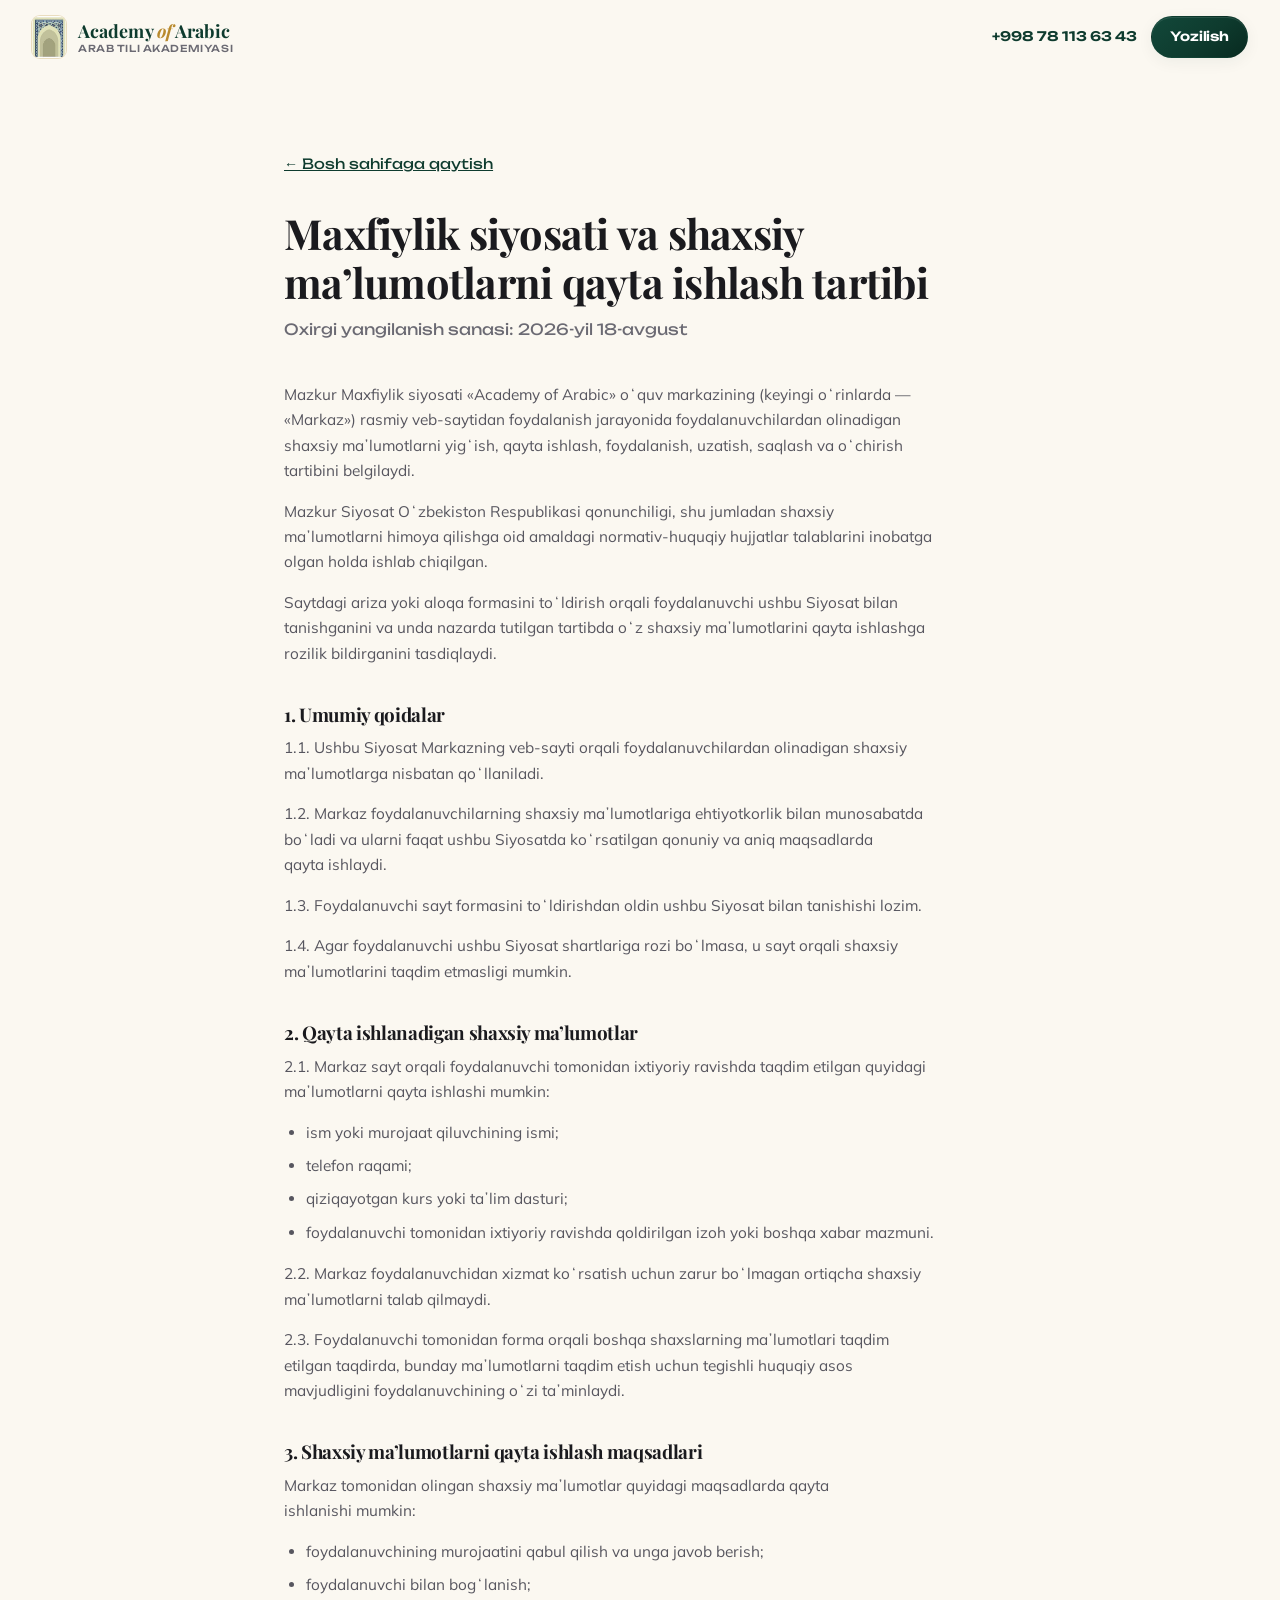
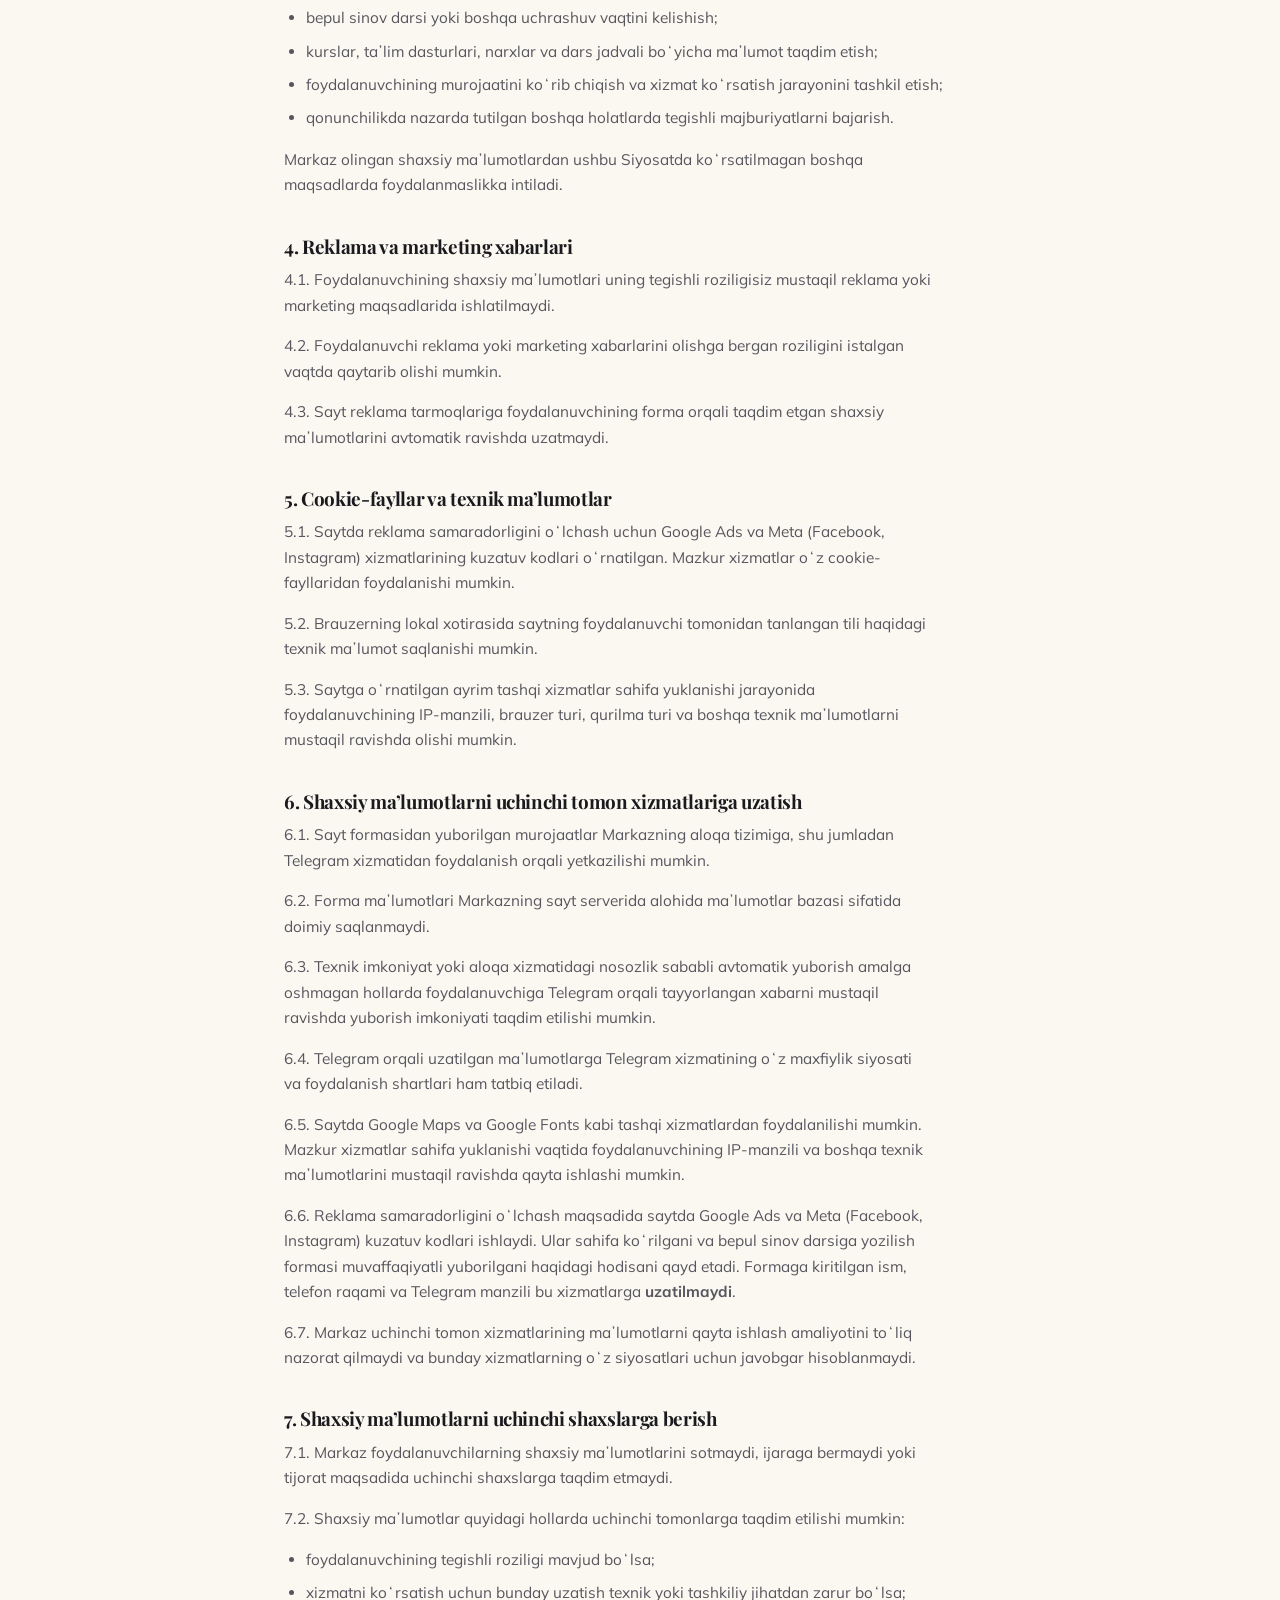
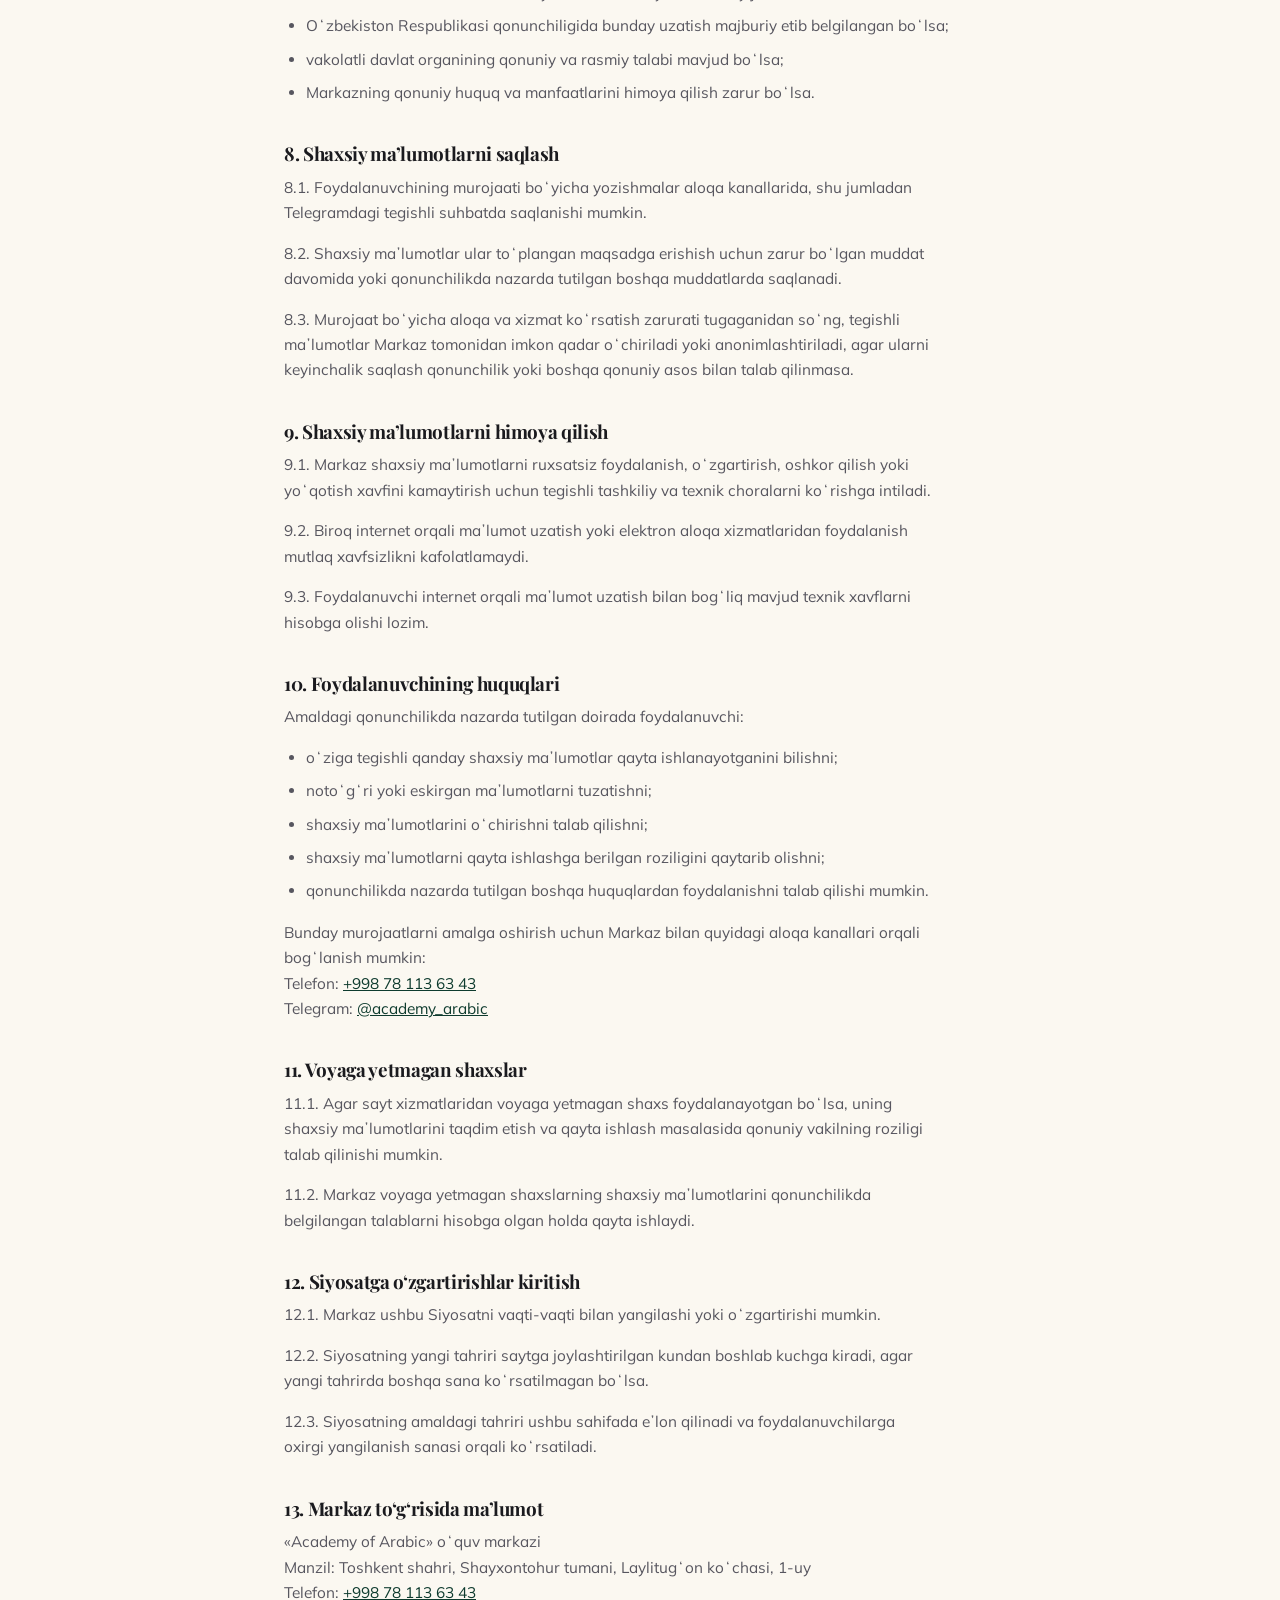
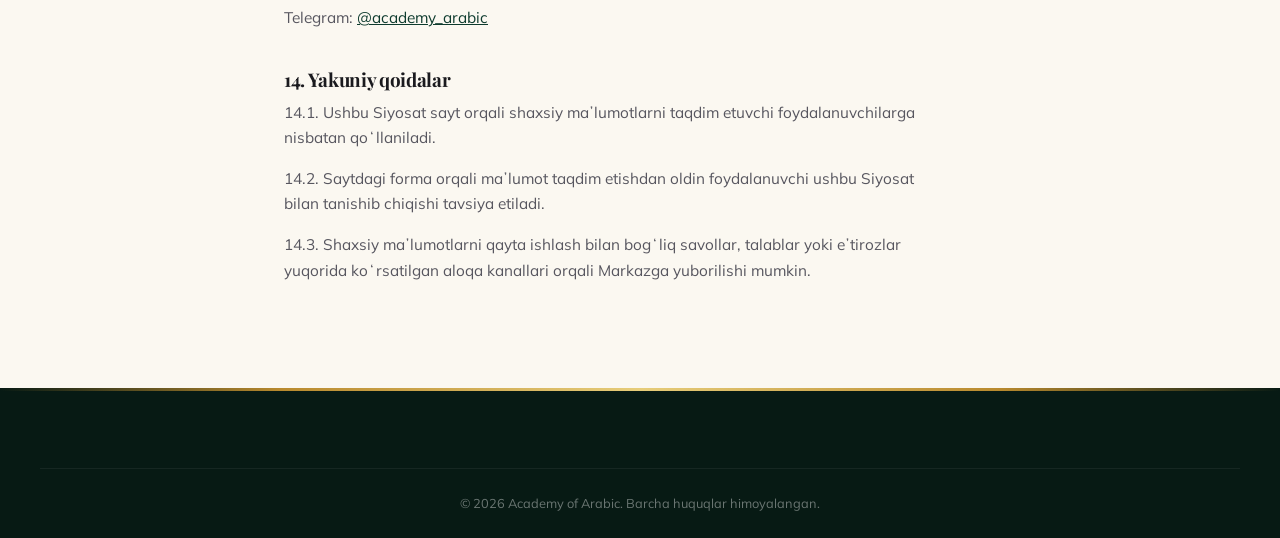
<file: privacy.html>
<!DOCTYPE html>
<html lang="uz">
<head>
<meta charset="UTF-8">
<meta name="viewport" content="width=device-width, initial-scale=1.0">
<title>Maxfiylik siyosati — Academy of Arabic</title>
<meta name="description" content="Academy of Arabic oʻquv markazining shaxsiy maʼlumotlarni qayta ishlash boʻyicha maxfiylik siyosati.">
<meta name="robots" content="index, follow">
<link rel="canonical" href="https://academy-of-arabic.uz/privacy.html">
<link rel="icon" type="image/png" sizes="32x32" href="assets/favicon-32.png">
<link rel="icon" type="image/png" sizes="512x512" href="assets/favicon-512.png">
<link rel="apple-touch-icon" href="assets/apple-touch-icon.png">
<link rel="stylesheet" href="css/fonts.css?v=d1df4e11bb">
<link rel="stylesheet" href="css/style.css?v=571b0b9cf4">
<style>
  .legal{ padding-block:150px 90px; }
  .legal-inner{ max-width:760px; margin-inline:auto; }
  .legal h1{ font-size:clamp(1.8rem, 3.4vw, 2.6rem); margin-bottom:10px; }
  .legal-updated{ font-family:var(--font-head); font-size:.82rem; color:var(--ink-faint); margin-bottom:40px; }
  .legal h2{ font-size:1.18rem; margin-top:38px; }
  .legal p, .legal li{ font-size:.96rem; }
  .legal ul{ margin:0 0 1em; padding-inline-start:22px; list-style:disc; }
  .legal li{ margin-bottom:8px; color:var(--ink-soft); }
  .legal a{ color:var(--primary); text-decoration:underline; }
  .legal-back{ display:inline-flex; align-items:center; gap:8px; margin-bottom:34px; font-family:var(--font-head); font-size:.88rem; color:var(--primary); }
  .legal-back:hover{ color:var(--gold); }
</style>
</head>
<body>

<header class="site-header" id="siteHeader">
  <div class="container header-inner">
    <a href="index.html" class="brand">
      <span class="brand-mark" aria-hidden="true"></span>
      <span class="brand-text">
        <span class="brand-title">Academy <em>of</em> Arabic</span>
        <span class="brand-sub">Arab tili akademiyasi</span>
      </span>
    </a>
    <div class="header-actions">
      <a href="tel:+998781136343" class="header-phone">+998 78 113 63 43</a>
      <a href="index.html#contact" class="btn btn-primary btn-sm">Yozilish</a>
    </div>
  </div>
</header>

<main class="section legal">
  <div class="container legal-inner">
    <a href="index.html" class="legal-back">← Bosh sahifaga qaytish</a>

    <h1>Maxfiylik siyosati va shaxsiy maʼlumotlarni qayta ishlash tartibi</h1>
    <p class="legal-updated">Oxirgi yangilanish sanasi: 2026-yil 18-avgust</p>

    <p>Mazkur Maxfiylik siyosati «Academy of Arabic» oʻquv markazining (keyingi oʻrinlarda — «Markaz») rasmiy veb-saytidan foydalanish jarayonida foydalanuvchilardan olinadigan shaxsiy maʼlumotlarni yigʻish, qayta ishlash, foydalanish, uzatish, saqlash va oʻchirish tartibini belgilaydi.</p>
    <p>Mazkur Siyosat Oʻzbekiston Respublikasi qonunchiligi, shu jumladan shaxsiy maʼlumotlarni himoya qilishga oid amaldagi normativ-huquqiy hujjatlar talablarini inobatga olgan holda ishlab chiqilgan.</p>
    <p>Saytdagi ariza yoki aloqa formasini toʻldirish orqali foydalanuvchi ushbu Siyosat bilan tanishganini va unda nazarda tutilgan tartibda oʻz shaxsiy maʼlumotlarini qayta ishlashga rozilik bildirganini tasdiqlaydi.</p>

    <h2>1. Umumiy qoidalar</h2>
    <p>1.1. Ushbu Siyosat Markazning veb-sayti orqali foydalanuvchilardan olinadigan shaxsiy maʼlumotlarga nisbatan qoʻllaniladi.</p>
    <p>1.2. Markaz foydalanuvchilarning shaxsiy maʼlumotlariga ehtiyotkorlik bilan munosabatda boʻladi va ularni faqat ushbu Siyosatda koʻrsatilgan qonuniy va aniq maqsadlarda qayta ishlaydi.</p>
    <p>1.3. Foydalanuvchi sayt formasini toʻldirishdan oldin ushbu Siyosat bilan tanishishi lozim.</p>
    <p>1.4. Agar foydalanuvchi ushbu Siyosat shartlariga rozi boʻlmasa, u sayt orqali shaxsiy maʼlumotlarini taqdim etmasligi mumkin.</p>

    <h2>2. Qayta ishlanadigan shaxsiy maʼlumotlar</h2>
    <p>2.1. Markaz sayt orqali foydalanuvchi tomonidan ixtiyoriy ravishda taqdim etilgan quyidagi maʼlumotlarni qayta ishlashi mumkin:</p>
    <ul>
      <li>ism yoki murojaat qiluvchining ismi;</li>
      <li>telefon raqami;</li>
      <li>qiziqayotgan kurs yoki taʼlim dasturi;</li>
      <li>foydalanuvchi tomonidan ixtiyoriy ravishda qoldirilgan izoh yoki boshqa xabar mazmuni.</li>
    </ul>
    <p>2.2. Markaz foydalanuvchidan xizmat koʻrsatish uchun zarur boʻlmagan ortiqcha shaxsiy maʼlumotlarni talab qilmaydi.</p>
    <p>2.3. Foydalanuvchi tomonidan forma orqali boshqa shaxslarning maʼlumotlari taqdim etilgan taqdirda, bunday maʼlumotlarni taqdim etish uchun tegishli huquqiy asos mavjudligini foydalanuvchining oʻzi taʼminlaydi.</p>

    <h2>3. Shaxsiy maʼlumotlarni qayta ishlash maqsadlari</h2>
    <p>Markaz tomonidan olingan shaxsiy maʼlumotlar quyidagi maqsadlarda qayta ishlanishi mumkin:</p>
    <ul>
      <li>foydalanuvchining murojaatini qabul qilish va unga javob berish;</li>
      <li>foydalanuvchi bilan bogʻlanish;</li>
      <li>bepul sinov darsi yoki boshqa uchrashuv vaqtini kelishish;</li>
      <li>kurslar, taʼlim dasturlari, narxlar va dars jadvali boʻyicha maʼlumot taqdim etish;</li>
      <li>foydalanuvchining murojaatini koʻrib chiqish va xizmat koʻrsatish jarayonini tashkil etish;</li>
      <li>qonunchilikda nazarda tutilgan boshqa holatlarda tegishli majburiyatlarni bajarish.</li>
    </ul>
    <p>Markaz olingan shaxsiy maʼlumotlardan ushbu Siyosatda koʻrsatilmagan boshqa maqsadlarda foydalanmaslikka intiladi.</p>

    <h2>4. Reklama va marketing xabarlari</h2>
    <p>4.1. Foydalanuvchining shaxsiy maʼlumotlari uning tegishli roziligisiz mustaqil reklama yoki marketing maqsadlarida ishlatilmaydi.</p>
    <p>4.2. Foydalanuvchi reklama yoki marketing xabarlarini olishga bergan roziligini istalgan vaqtda qaytarib olishi mumkin.</p>
    <p>4.3. Sayt reklama tarmoqlariga foydalanuvchining forma orqali taqdim etgan shaxsiy maʼlumotlarini avtomatik ravishda uzatmaydi.</p>

    <h2>5. Cookie-fayllar va texnik maʼlumotlar</h2>
    <p>5.1. Saytda reklama samaradorligini oʻlchash uchun Google Ads va Meta (Facebook, Instagram) xizmatlarining kuzatuv kodlari oʻrnatilgan. Mazkur xizmatlar oʻz cookie-fayllaridan foydalanishi mumkin.</p>
    <p>5.2. Brauzerning lokal xotirasida saytning foydalanuvchi tomonidan tanlangan tili haqidagi texnik maʼlumot saqlanishi mumkin.</p>
    <p>5.3. Saytga oʻrnatilgan ayrim tashqi xizmatlar sahifa yuklanishi jarayonida foydalanuvchining IP-manzili, brauzer turi, qurilma turi va boshqa texnik maʼlumotlarni mustaqil ravishda olishi mumkin.</p>

    <h2>6. Shaxsiy maʼlumotlarni uchinchi tomon xizmatlariga uzatish</h2>
    <p>6.1. Sayt formasidan yuborilgan murojaatlar Markazning aloqa tizimiga, shu jumladan Telegram xizmatidan foydalanish orqali yetkazilishi mumkin.</p>
    <p>6.2. Forma maʼlumotlari Markazning sayt serverida alohida maʼlumotlar bazasi sifatida doimiy saqlanmaydi.</p>
    <p>6.3. Texnik imkoniyat yoki aloqa xizmatidagi nosozlik sababli avtomatik yuborish amalga oshmagan hollarda foydalanuvchiga Telegram orqali tayyorlangan xabarni mustaqil ravishda yuborish imkoniyati taqdim etilishi mumkin.</p>
    <p>6.4. Telegram orqali uzatilgan maʼlumotlarga Telegram xizmatining oʻz maxfiylik siyosati va foydalanish shartlari ham tatbiq etiladi.</p>
    <p>6.5. Saytda Google Maps va Google Fonts kabi tashqi xizmatlardan foydalanilishi mumkin. Mazkur xizmatlar sahifa yuklanishi vaqtida foydalanuvchining IP-manzili va boshqa texnik maʼlumotlarini mustaqil ravishda qayta ishlashi mumkin.</p>
    <p>6.6. Reklama samaradorligini oʻlchash maqsadida saytda Google Ads va Meta (Facebook, Instagram) kuzatuv kodlari ishlaydi. Ular sahifa koʻrilgani va bepul sinov darsiga yozilish formasi muvaffaqiyatli yuborilgani haqidagi hodisani qayd etadi. Formaga kiritilgan ism, telefon raqami va Telegram manzili bu xizmatlarga <strong>uzatilmaydi</strong>.</p>
    <p>6.7. Markaz uchinchi tomon xizmatlarining maʼlumotlarni qayta ishlash amaliyotini toʻliq nazorat qilmaydi va bunday xizmatlarning oʻz siyosatlari uchun javobgar hisoblanmaydi.</p>

    <h2>7. Shaxsiy maʼlumotlarni uchinchi shaxslarga berish</h2>
    <p>7.1. Markaz foydalanuvchilarning shaxsiy maʼlumotlarini sotmaydi, ijaraga bermaydi yoki tijorat maqsadida uchinchi shaxslarga taqdim etmaydi.</p>
    <p>7.2. Shaxsiy maʼlumotlar quyidagi hollarda uchinchi tomonlarga taqdim etilishi mumkin:</p>
    <ul>
      <li>foydalanuvchining tegishli roziligi mavjud boʻlsa;</li>
      <li>xizmatni koʻrsatish uchun bunday uzatish texnik yoki tashkiliy jihatdan zarur boʻlsa;</li>
      <li>Oʻzbekiston Respublikasi qonunchiligida bunday uzatish majburiy etib belgilangan boʻlsa;</li>
      <li>vakolatli davlat organining qonuniy va rasmiy talabi mavjud boʻlsa;</li>
      <li>Markazning qonuniy huquq va manfaatlarini himoya qilish zarur boʻlsa.</li>
    </ul>

    <h2>8. Shaxsiy maʼlumotlarni saqlash</h2>
    <p>8.1. Foydalanuvchining murojaati boʻyicha yozishmalar aloqa kanallarida, shu jumladan Telegramdagi tegishli suhbatda saqlanishi mumkin.</p>
    <p>8.2. Shaxsiy maʼlumotlar ular toʻplangan maqsadga erishish uchun zarur boʻlgan muddat davomida yoki qonunchilikda nazarda tutilgan boshqa muddatlarda saqlanadi.</p>
    <p>8.3. Murojaat boʻyicha aloqa va xizmat koʻrsatish zarurati tugaganidan soʻng, tegishli maʼlumotlar Markaz tomonidan imkon qadar oʻchiriladi yoki anonimlashtiriladi, agar ularni keyinchalik saqlash qonunchilik yoki boshqa qonuniy asos bilan talab qilinmasa.</p>

    <h2>9. Shaxsiy maʼlumotlarni himoya qilish</h2>
    <p>9.1. Markaz shaxsiy maʼlumotlarni ruxsatsiz foydalanish, oʻzgartirish, oshkor qilish yoki yoʻqotish xavfini kamaytirish uchun tegishli tashkiliy va texnik choralarni koʻrishga intiladi.</p>
    <p>9.2. Biroq internet orqali maʼlumot uzatish yoki elektron aloqa xizmatlaridan foydalanish mutlaq xavfsizlikni kafolatlamaydi.</p>
    <p>9.3. Foydalanuvchi internet orqali maʼlumot uzatish bilan bogʻliq mavjud texnik xavflarni hisobga olishi lozim.</p>

    <h2>10. Foydalanuvchining huquqlari</h2>
    <p>Amaldagi qonunchilikda nazarda tutilgan doirada foydalanuvchi:</p>
    <ul>
      <li>oʻziga tegishli qanday shaxsiy maʼlumotlar qayta ishlanayotganini bilishni;</li>
      <li>notoʻgʻri yoki eskirgan maʼlumotlarni tuzatishni;</li>
      <li>shaxsiy maʼlumotlarini oʻchirishni talab qilishni;</li>
      <li>shaxsiy maʼlumotlarni qayta ishlashga berilgan roziligini qaytarib olishni;</li>
      <li>qonunchilikda nazarda tutilgan boshqa huquqlardan foydalanishni talab qilishi mumkin.</li>
    </ul>
    <p>Bunday murojaatlarni amalga oshirish uchun Markaz bilan quyidagi aloqa kanallari orqali bogʻlanish mumkin:<br>
      Telefon: <a href="tel:+998781136343">+998 78 113 63 43</a><br>
      Telegram: <a href="https://t.me/academy_arabic" target="_blank" rel="noopener">@academy_arabic</a>
    </p>

    <h2>11. Voyaga yetmagan shaxslar</h2>
    <p>11.1. Agar sayt xizmatlaridan voyaga yetmagan shaxs foydalanayotgan boʻlsa, uning shaxsiy maʼlumotlarini taqdim etish va qayta ishlash masalasida qonuniy vakilning roziligi talab qilinishi mumkin.</p>
    <p>11.2. Markaz voyaga yetmagan shaxslarning shaxsiy maʼlumotlarini qonunchilikda belgilangan talablarni hisobga olgan holda qayta ishlaydi.</p>

    <h2>12. Siyosatga oʻzgartirishlar kiritish</h2>
    <p>12.1. Markaz ushbu Siyosatni vaqti-vaqti bilan yangilashi yoki oʻzgartirishi mumkin.</p>
    <p>12.2. Siyosatning yangi tahriri saytga joylashtirilgan kundan boshlab kuchga kiradi, agar yangi tahrirda boshqa sana koʻrsatilmagan boʻlsa.</p>
    <p>12.3. Siyosatning amaldagi tahriri ushbu sahifada eʼlon qilinadi va foydalanuvchilarga oxirgi yangilanish sanasi orqali koʻrsatiladi.</p>

    <h2>13. Markaz toʻgʻrisida maʼlumot</h2>
    <p>
      «Academy of Arabic» oʻquv markazi<br>
      Manzil: Toshkent shahri, Shayxontohur tumani, Laylitugʻon koʻchasi, 1-uy<br>
      Telefon: <a href="tel:+998781136343">+998 78 113 63 43</a><br>
      Telegram: <a href="https://t.me/academy_arabic" target="_blank" rel="noopener">@academy_arabic</a>
    </p>

    <h2>14. Yakuniy qoidalar</h2>
    <p>14.1. Ushbu Siyosat sayt orqali shaxsiy maʼlumotlarni taqdim etuvchi foydalanuvchilarga nisbatan qoʻllaniladi.</p>
    <p>14.2. Saytdagi forma orqali maʼlumot taqdim etishdan oldin foydalanuvchi ushbu Siyosat bilan tanishib chiqishi tavsiya etiladi.</p>
    <p>14.3. Shaxsiy maʼlumotlarni qayta ishlash bilan bogʻliq savollar, talablar yoki eʼtirozlar yuqorida koʻrsatilgan aloqa kanallari orqali Markazga yuborilishi mumkin.</p>
  </div>
</main>

<footer class="site-footer">
  <div class="container footer-bottom">
    <div class="footer-bottom-inner">
      © <span id="year">2026</span> Academy of Arabic. Barcha huquqlar himoyalangan.
    </div>
  </div>
</footer>

<script>
  document.getElementById("year").textContent = new Date().getFullYear();
</script>
</body>
</html>
</file>
<file: css/fonts.css>
/* =============================================================
   Self-hosted webfonts — generated by tools/build-fonts.py
   Do not edit by hand; edit the generator and re-run it.

   Sources: Fontsource (https://fontsource.org), all faces under the
   SIL Open Font License 1.1. See assets/fonts/LICENSE.txt.

   Roles (see css/style.css):
     Playfair Display  display — headlines, the voice of the page
     Unbounded         signage — nav, buttons, eyebrows, figures
     Mulish            body    — every run of text
     Amiri / Cairo / Tajawal   the same three roles in Arabic
============================================================= */

/* ---- Playfair Display Variable ---- */
@font-face{
  font-family:'Playfair Display Variable';
  font-style:normal;
  font-weight:400 900;
  font-display:swap;
  src:url('/assets/fonts/playfair-display-latin-wght-normal.woff2') format('woff2');
  unicode-range:U+0000-00FF,U+0131,U+0152-0153,U+02BB-02BC,U+02C6,U+02DA,U+02DC,U+0304,U+0308,U+0329,U+2000-206F,U+20AC,U+2122,U+2191,U+2193,U+2212,U+2215,U+FEFF,U+FFFD;
}
@font-face{
  font-family:'Playfair Display Variable';
  font-style:italic;
  font-weight:400 900;
  font-display:swap;
  src:url('/assets/fonts/playfair-display-latin-wght-italic.woff2') format('woff2');
  unicode-range:U+0000-00FF,U+0131,U+0152-0153,U+02BB-02BC,U+02C6,U+02DA,U+02DC,U+0304,U+0308,U+0329,U+2000-206F,U+20AC,U+2122,U+2191,U+2193,U+2212,U+2215,U+FEFF,U+FFFD;
}
@font-face{
  font-family:'Playfair Display Variable';
  font-style:normal;
  font-weight:400 900;
  font-display:swap;
  src:url('/assets/fonts/playfair-display-latin-ext-wght-normal.woff2') format('woff2');
  unicode-range:U+0100-02BA,U+02BD-02C5,U+02C7-02CC,U+02CE-02D7,U+02DD-02FF,U+0304,U+0308,U+0329,U+1D00-1DBF,U+1E00-1E9F,U+1EF2-1EFF,U+2020,U+20A0-20AB,U+20AD-20C0,U+2113,U+2C60-2C7F,U+A720-A7FF;
}
@font-face{
  font-family:'Playfair Display Variable';
  font-style:italic;
  font-weight:400 900;
  font-display:swap;
  src:url('/assets/fonts/playfair-display-latin-ext-wght-italic.woff2') format('woff2');
  unicode-range:U+0100-02BA,U+02BD-02C5,U+02C7-02CC,U+02CE-02D7,U+02DD-02FF,U+0304,U+0308,U+0329,U+1D00-1DBF,U+1E00-1E9F,U+1EF2-1EFF,U+2020,U+20A0-20AB,U+20AD-20C0,U+2113,U+2C60-2C7F,U+A720-A7FF;
}
@font-face{
  font-family:'Playfair Display Variable';
  font-style:normal;
  font-weight:400 900;
  font-display:swap;
  src:url('/assets/fonts/playfair-display-cyrillic-wght-normal.woff2') format('woff2');
  unicode-range:U+0301,U+0400-045F,U+0490-0491,U+04B0-04B1,U+2116;
}
@font-face{
  font-family:'Playfair Display Variable';
  font-style:italic;
  font-weight:400 900;
  font-display:swap;
  src:url('/assets/fonts/playfair-display-cyrillic-wght-italic.woff2') format('woff2');
  unicode-range:U+0301,U+0400-045F,U+0490-0491,U+04B0-04B1,U+2116;
}

/* ---- Unbounded Variable ---- */
@font-face{
  font-family:'Unbounded Variable';
  font-style:normal;
  font-weight:200 900;
  font-display:swap;
  src:url('/assets/fonts/unbounded-latin-wght-normal.woff2') format('woff2');
  unicode-range:U+0000-00FF,U+0131,U+0152-0153,U+02BB-02BC,U+02C6,U+02DA,U+02DC,U+0304,U+0308,U+0329,U+2000-206F,U+20AC,U+2122,U+2191,U+2193,U+2212,U+2215,U+FEFF,U+FFFD;
}
@font-face{
  font-family:'Unbounded Variable';
  font-style:normal;
  font-weight:200 900;
  font-display:swap;
  src:url('/assets/fonts/unbounded-latin-ext-wght-normal.woff2') format('woff2');
  unicode-range:U+0100-02BA,U+02BD-02C5,U+02C7-02CC,U+02CE-02D7,U+02DD-02FF,U+0304,U+0308,U+0329,U+1D00-1DBF,U+1E00-1E9F,U+1EF2-1EFF,U+2020,U+20A0-20AB,U+20AD-20C0,U+2113,U+2C60-2C7F,U+A720-A7FF;
}
@font-face{
  font-family:'Unbounded Variable';
  font-style:normal;
  font-weight:200 900;
  font-display:swap;
  src:url('/assets/fonts/unbounded-cyrillic-wght-normal.woff2') format('woff2');
  unicode-range:U+0301,U+0400-045F,U+0490-0491,U+04B0-04B1,U+2116;
}
@font-face{
  font-family:'Unbounded Variable';
  font-style:normal;
  font-weight:200 900;
  font-display:swap;
  src:url('/assets/fonts/unbounded-cyrillic-ext-wght-normal.woff2') format('woff2');
  unicode-range:U+0460-052F,U+1C80-1C8A,U+20B4,U+2DE0-2DFF,U+A640-A69F,U+FE2E-FE2F;
}

/* ---- Mulish Variable ---- */
@font-face{
  font-family:'Mulish Variable';
  font-style:normal;
  font-weight:200 1000;
  font-display:swap;
  src:url('/assets/fonts/mulish-latin-wght-normal.woff2') format('woff2');
  unicode-range:U+0000-00FF,U+0131,U+0152-0153,U+02BB-02BC,U+02C6,U+02DA,U+02DC,U+0304,U+0308,U+0329,U+2000-206F,U+20AC,U+2122,U+2191,U+2193,U+2212,U+2215,U+FEFF,U+FFFD;
}
@font-face{
  font-family:'Mulish Variable';
  font-style:italic;
  font-weight:200 1000;
  font-display:swap;
  src:url('/assets/fonts/mulish-latin-wght-italic.woff2') format('woff2');
  unicode-range:U+0000-00FF,U+0131,U+0152-0153,U+02BB-02BC,U+02C6,U+02DA,U+02DC,U+0304,U+0308,U+0329,U+2000-206F,U+20AC,U+2122,U+2191,U+2193,U+2212,U+2215,U+FEFF,U+FFFD;
}
@font-face{
  font-family:'Mulish Variable';
  font-style:normal;
  font-weight:200 1000;
  font-display:swap;
  src:url('/assets/fonts/mulish-latin-ext-wght-normal.woff2') format('woff2');
  unicode-range:U+0100-02BA,U+02BD-02C5,U+02C7-02CC,U+02CE-02D7,U+02DD-02FF,U+0304,U+0308,U+0329,U+1D00-1DBF,U+1E00-1E9F,U+1EF2-1EFF,U+2020,U+20A0-20AB,U+20AD-20C0,U+2113,U+2C60-2C7F,U+A720-A7FF;
}
@font-face{
  font-family:'Mulish Variable';
  font-style:italic;
  font-weight:200 1000;
  font-display:swap;
  src:url('/assets/fonts/mulish-latin-ext-wght-italic.woff2') format('woff2');
  unicode-range:U+0100-02BA,U+02BD-02C5,U+02C7-02CC,U+02CE-02D7,U+02DD-02FF,U+0304,U+0308,U+0329,U+1D00-1DBF,U+1E00-1E9F,U+1EF2-1EFF,U+2020,U+20A0-20AB,U+20AD-20C0,U+2113,U+2C60-2C7F,U+A720-A7FF;
}
@font-face{
  font-family:'Mulish Variable';
  font-style:normal;
  font-weight:200 1000;
  font-display:swap;
  src:url('/assets/fonts/mulish-cyrillic-wght-normal.woff2') format('woff2');
  unicode-range:U+0301,U+0400-045F,U+0490-0491,U+04B0-04B1,U+2116;
}
@font-face{
  font-family:'Mulish Variable';
  font-style:italic;
  font-weight:200 1000;
  font-display:swap;
  src:url('/assets/fonts/mulish-cyrillic-wght-italic.woff2') format('woff2');
  unicode-range:U+0301,U+0400-045F,U+0490-0491,U+04B0-04B1,U+2116;
}
@font-face{
  font-family:'Mulish Variable';
  font-style:normal;
  font-weight:200 1000;
  font-display:swap;
  src:url('/assets/fonts/mulish-cyrillic-ext-wght-normal.woff2') format('woff2');
  unicode-range:U+0460-052F,U+1C80-1C8A,U+20B4,U+2DE0-2DFF,U+A640-A69F,U+FE2E-FE2F;
}
@font-face{
  font-family:'Mulish Variable';
  font-style:italic;
  font-weight:200 1000;
  font-display:swap;
  src:url('/assets/fonts/mulish-cyrillic-ext-wght-italic.woff2') format('woff2');
  unicode-range:U+0460-052F,U+1C80-1C8A,U+20B4,U+2DE0-2DFF,U+A640-A69F,U+FE2E-FE2F;
}

/* ---- Cairo Variable ---- */
@font-face{
  font-family:'Cairo Variable';
  font-style:normal;
  font-weight:200 1000;
  font-display:swap;
  src:url('/assets/fonts/cairo-arabic-wght-normal.woff2') format('woff2');
  unicode-range:U+0600-06FF,U+0750-077F,U+0870-088E,U+0890-0891,U+0897-08E1,U+08E3-08FF,U+200C-200E,U+2010-2011,U+204F,U+2E41,U+FB50-FDFF,U+FE70-FE74,U+FE76-FEFC,U+102E0-102FB,U+10E60-10E7E,U+10EC2-10EC4,U+10EFC-10EFF,U+1EE00-1EE03,U+1EE05-1EE1F,U+1EE21-1EE22,U+1EE24,U+1EE27,U+1EE29-1EE32,U+1EE34-1EE37,U+1EE39,U+1EE3B,U+1EE42,U+1EE47,U+1EE49,U+1EE4B,U+1EE4D-1EE4F,U+1EE51-1EE52,U+1EE54,U+1EE57,U+1EE59,U+1EE5B,U+1EE5D,U+1EE5F,U+1EE61-1EE62,U+1EE64,U+1EE67-1EE6A,U+1EE6C-1EE72,U+1EE74-1EE77,U+1EE79-1EE7C,U+1EE7E,U+1EE80-1EE89,U+1EE8B-1EE9B,U+1EEA1-1EEA3,U+1EEA5-1EEA9,U+1EEAB-1EEBB,U+1EEF0-1EEF1;
}
@font-face{
  font-family:'Cairo Variable';
  font-style:normal;
  font-weight:200 1000;
  font-display:swap;
  src:url('/assets/fonts/cairo-latin-wght-normal.woff2') format('woff2');
  unicode-range:U+0000-00FF,U+0131,U+0152-0153,U+02BB-02BC,U+02C6,U+02DA,U+02DC,U+0304,U+0308,U+0329,U+2000-206F,U+20AC,U+2122,U+2191,U+2193,U+2212,U+2215,U+FEFF,U+FFFD;
}
@font-face{
  font-family:'Cairo Variable';
  font-style:normal;
  font-weight:200 1000;
  font-display:swap;
  src:url('/assets/fonts/cairo-latin-ext-wght-normal.woff2') format('woff2');
  unicode-range:U+0100-02BA,U+02BD-02C5,U+02C7-02CC,U+02CE-02D7,U+02DD-02FF,U+0304,U+0308,U+0329,U+1D00-1DBF,U+1E00-1E9F,U+1EF2-1EFF,U+2020,U+20A0-20AB,U+20AD-20C0,U+2113,U+2C60-2C7F,U+A720-A7FF;
}

/* ---- Amiri ---- */
@font-face{
  font-family:'Amiri';
  font-style:normal;
  font-weight:400;
  font-display:swap;
  src:url('/assets/fonts/amiri-arabic-400-normal.woff2') format('woff2');
  unicode-range:U+0600-06FF,U+0750-077F,U+0870-088E,U+0890-0891,U+0897-08E1,U+08E3-08FF,U+200C-200E,U+2010-2011,U+204F,U+2E41,U+FB50-FDFF,U+FE70-FE74,U+FE76-FEFC,U+102E0-102FB,U+10E60-10E7E,U+10EC2-10EC4,U+10EFC-10EFF,U+1EE00-1EE03,U+1EE05-1EE1F,U+1EE21-1EE22,U+1EE24,U+1EE27,U+1EE29-1EE32,U+1EE34-1EE37,U+1EE39,U+1EE3B,U+1EE42,U+1EE47,U+1EE49,U+1EE4B,U+1EE4D-1EE4F,U+1EE51-1EE52,U+1EE54,U+1EE57,U+1EE59,U+1EE5B,U+1EE5D,U+1EE5F,U+1EE61-1EE62,U+1EE64,U+1EE67-1EE6A,U+1EE6C-1EE72,U+1EE74-1EE77,U+1EE79-1EE7C,U+1EE7E,U+1EE80-1EE89,U+1EE8B-1EE9B,U+1EEA1-1EEA3,U+1EEA5-1EEA9,U+1EEAB-1EEBB,U+1EEF0-1EEF1;
}
@font-face{
  font-family:'Amiri';
  font-style:normal;
  font-weight:700;
  font-display:swap;
  src:url('/assets/fonts/amiri-arabic-700-normal.woff2') format('woff2');
  unicode-range:U+0600-06FF,U+0750-077F,U+0870-088E,U+0890-0891,U+0897-08E1,U+08E3-08FF,U+200C-200E,U+2010-2011,U+204F,U+2E41,U+FB50-FDFF,U+FE70-FE74,U+FE76-FEFC,U+102E0-102FB,U+10E60-10E7E,U+10EC2-10EC4,U+10EFC-10EFF,U+1EE00-1EE03,U+1EE05-1EE1F,U+1EE21-1EE22,U+1EE24,U+1EE27,U+1EE29-1EE32,U+1EE34-1EE37,U+1EE39,U+1EE3B,U+1EE42,U+1EE47,U+1EE49,U+1EE4B,U+1EE4D-1EE4F,U+1EE51-1EE52,U+1EE54,U+1EE57,U+1EE59,U+1EE5B,U+1EE5D,U+1EE5F,U+1EE61-1EE62,U+1EE64,U+1EE67-1EE6A,U+1EE6C-1EE72,U+1EE74-1EE77,U+1EE79-1EE7C,U+1EE7E,U+1EE80-1EE89,U+1EE8B-1EE9B,U+1EEA1-1EEA3,U+1EEA5-1EEA9,U+1EEAB-1EEBB,U+1EEF0-1EEF1;
}
@font-face{
  font-family:'Amiri';
  font-style:normal;
  font-weight:400;
  font-display:swap;
  src:url('/assets/fonts/amiri-latin-400-normal.woff2') format('woff2');
  unicode-range:U+0000-00FF,U+0131,U+0152-0153,U+02BB-02BC,U+02C6,U+02DA,U+02DC,U+0304,U+0308,U+0329,U+2000-206F,U+20AC,U+2122,U+2191,U+2193,U+2212,U+2215,U+FEFF,U+FFFD;
}
@font-face{
  font-family:'Amiri';
  font-style:normal;
  font-weight:700;
  font-display:swap;
  src:url('/assets/fonts/amiri-latin-700-normal.woff2') format('woff2');
  unicode-range:U+0000-00FF,U+0131,U+0152-0153,U+02BB-02BC,U+02C6,U+02DA,U+02DC,U+0304,U+0308,U+0329,U+2000-206F,U+20AC,U+2122,U+2191,U+2193,U+2212,U+2215,U+FEFF,U+FFFD;
}

/* ---- Tajawal ---- */
@font-face{
  font-family:'Tajawal';
  font-style:normal;
  font-weight:400;
  font-display:swap;
  src:url('/assets/fonts/tajawal-arabic-400-normal.woff2') format('woff2');
  unicode-range:U+0600-06FF,U+0750-077F,U+0870-088E,U+0890-0891,U+0897-08E1,U+08E3-08FF,U+200C-200E,U+2010-2011,U+204F,U+2E41,U+FB50-FDFF,U+FE70-FE74,U+FE76-FEFC,U+102E0-102FB,U+10E60-10E7E,U+10EC2-10EC4,U+10EFC-10EFF,U+1EE00-1EE03,U+1EE05-1EE1F,U+1EE21-1EE22,U+1EE24,U+1EE27,U+1EE29-1EE32,U+1EE34-1EE37,U+1EE39,U+1EE3B,U+1EE42,U+1EE47,U+1EE49,U+1EE4B,U+1EE4D-1EE4F,U+1EE51-1EE52,U+1EE54,U+1EE57,U+1EE59,U+1EE5B,U+1EE5D,U+1EE5F,U+1EE61-1EE62,U+1EE64,U+1EE67-1EE6A,U+1EE6C-1EE72,U+1EE74-1EE77,U+1EE79-1EE7C,U+1EE7E,U+1EE80-1EE89,U+1EE8B-1EE9B,U+1EEA1-1EEA3,U+1EEA5-1EEA9,U+1EEAB-1EEBB,U+1EEF0-1EEF1;
}
@font-face{
  font-family:'Tajawal';
  font-style:normal;
  font-weight:500;
  font-display:swap;
  src:url('/assets/fonts/tajawal-arabic-500-normal.woff2') format('woff2');
  unicode-range:U+0600-06FF,U+0750-077F,U+0870-088E,U+0890-0891,U+0897-08E1,U+08E3-08FF,U+200C-200E,U+2010-2011,U+204F,U+2E41,U+FB50-FDFF,U+FE70-FE74,U+FE76-FEFC,U+102E0-102FB,U+10E60-10E7E,U+10EC2-10EC4,U+10EFC-10EFF,U+1EE00-1EE03,U+1EE05-1EE1F,U+1EE21-1EE22,U+1EE24,U+1EE27,U+1EE29-1EE32,U+1EE34-1EE37,U+1EE39,U+1EE3B,U+1EE42,U+1EE47,U+1EE49,U+1EE4B,U+1EE4D-1EE4F,U+1EE51-1EE52,U+1EE54,U+1EE57,U+1EE59,U+1EE5B,U+1EE5D,U+1EE5F,U+1EE61-1EE62,U+1EE64,U+1EE67-1EE6A,U+1EE6C-1EE72,U+1EE74-1EE77,U+1EE79-1EE7C,U+1EE7E,U+1EE80-1EE89,U+1EE8B-1EE9B,U+1EEA1-1EEA3,U+1EEA5-1EEA9,U+1EEAB-1EEBB,U+1EEF0-1EEF1;
}
@font-face{
  font-family:'Tajawal';
  font-style:normal;
  font-weight:700;
  font-display:swap;
  src:url('/assets/fonts/tajawal-arabic-700-normal.woff2') format('woff2');
  unicode-range:U+0600-06FF,U+0750-077F,U+0870-088E,U+0890-0891,U+0897-08E1,U+08E3-08FF,U+200C-200E,U+2010-2011,U+204F,U+2E41,U+FB50-FDFF,U+FE70-FE74,U+FE76-FEFC,U+102E0-102FB,U+10E60-10E7E,U+10EC2-10EC4,U+10EFC-10EFF,U+1EE00-1EE03,U+1EE05-1EE1F,U+1EE21-1EE22,U+1EE24,U+1EE27,U+1EE29-1EE32,U+1EE34-1EE37,U+1EE39,U+1EE3B,U+1EE42,U+1EE47,U+1EE49,U+1EE4B,U+1EE4D-1EE4F,U+1EE51-1EE52,U+1EE54,U+1EE57,U+1EE59,U+1EE5B,U+1EE5D,U+1EE5F,U+1EE61-1EE62,U+1EE64,U+1EE67-1EE6A,U+1EE6C-1EE72,U+1EE74-1EE77,U+1EE79-1EE7C,U+1EE7E,U+1EE80-1EE89,U+1EE8B-1EE9B,U+1EEA1-1EEA3,U+1EEA5-1EEA9,U+1EEAB-1EEBB,U+1EEF0-1EEF1;
}
@font-face{
  font-family:'Tajawal';
  font-style:normal;
  font-weight:800;
  font-display:swap;
  src:url('/assets/fonts/tajawal-arabic-800-normal.woff2') format('woff2');
  unicode-range:U+0600-06FF,U+0750-077F,U+0870-088E,U+0890-0891,U+0897-08E1,U+08E3-08FF,U+200C-200E,U+2010-2011,U+204F,U+2E41,U+FB50-FDFF,U+FE70-FE74,U+FE76-FEFC,U+102E0-102FB,U+10E60-10E7E,U+10EC2-10EC4,U+10EFC-10EFF,U+1EE00-1EE03,U+1EE05-1EE1F,U+1EE21-1EE22,U+1EE24,U+1EE27,U+1EE29-1EE32,U+1EE34-1EE37,U+1EE39,U+1EE3B,U+1EE42,U+1EE47,U+1EE49,U+1EE4B,U+1EE4D-1EE4F,U+1EE51-1EE52,U+1EE54,U+1EE57,U+1EE59,U+1EE5B,U+1EE5D,U+1EE5F,U+1EE61-1EE62,U+1EE64,U+1EE67-1EE6A,U+1EE6C-1EE72,U+1EE74-1EE77,U+1EE79-1EE7C,U+1EE7E,U+1EE80-1EE89,U+1EE8B-1EE9B,U+1EEA1-1EEA3,U+1EEA5-1EEA9,U+1EEAB-1EEBB,U+1EEF0-1EEF1;
}
@font-face{
  font-family:'Tajawal';
  font-style:normal;
  font-weight:400;
  font-display:swap;
  src:url('/assets/fonts/tajawal-latin-400-normal.woff2') format('woff2');
  unicode-range:U+0000-00FF,U+0131,U+0152-0153,U+02BB-02BC,U+02C6,U+02DA,U+02DC,U+0304,U+0308,U+0329,U+2000-206F,U+20AC,U+2122,U+2191,U+2193,U+2212,U+2215,U+FEFF,U+FFFD;
}
@font-face{
  font-family:'Tajawal';
  font-style:normal;
  font-weight:500;
  font-display:swap;
  src:url('/assets/fonts/tajawal-latin-500-normal.woff2') format('woff2');
  unicode-range:U+0000-00FF,U+0131,U+0152-0153,U+02BB-02BC,U+02C6,U+02DA,U+02DC,U+0304,U+0308,U+0329,U+2000-206F,U+20AC,U+2122,U+2191,U+2193,U+2212,U+2215,U+FEFF,U+FFFD;
}
@font-face{
  font-family:'Tajawal';
  font-style:normal;
  font-weight:700;
  font-display:swap;
  src:url('/assets/fonts/tajawal-latin-700-normal.woff2') format('woff2');
  unicode-range:U+0000-00FF,U+0131,U+0152-0153,U+02BB-02BC,U+02C6,U+02DA,U+02DC,U+0304,U+0308,U+0329,U+2000-206F,U+20AC,U+2122,U+2191,U+2193,U+2212,U+2215,U+FEFF,U+FFFD;
}
@font-face{
  font-family:'Tajawal';
  font-style:normal;
  font-weight:800;
  font-display:swap;
  src:url('/assets/fonts/tajawal-latin-800-normal.woff2') format('woff2');
  unicode-range:U+0000-00FF,U+0131,U+0152-0153,U+02BB-02BC,U+02C6,U+02DA,U+02DC,U+0304,U+0308,U+0329,U+2000-206F,U+20AC,U+2122,U+2191,U+2193,U+2212,U+2215,U+FEFF,U+FFFD;
}
</file>
<file: css/style.css>
/* =============================================================
   Academy of Arabic — design tokens
============================================================= */
:root{
  --bg: #FBF8F1;
  --bg-alt: #F4EEDD;
  --bg-deep: #EFE7D2;
  --ink: #1A1A1E;
  --ink-soft: #57565f;
  /* was #8b8a92 — that read at 3.2:1 on the cream, under the 4.5:1 that
     small captions need; this is the same grey, two steps darker */
  --ink-faint: #6b6a73;
  --line: rgba(26,26,30,.09);
  --line-strong: rgba(26,26,30,.16);
  --primary: #0E3B2E;
  --primary-dark: #082A20;
  --primary-mid: #12483A;
  --primary-soft: #E7F0EB;
  --gold: #B98A2E;
  --gold-light: #E7CD7A;
  /* the gilt reads beautifully as a rule or a fill, but at 2.7:1 it is not
     a text colour — small gold type uses this darker cast instead */
  --gold-ink: #8E661C;
  --gold-glow: rgba(185,138,46,.30);
  --gilt: linear-gradient(100deg, var(--gold) 12%, var(--gold-light) 48%, var(--gold) 86%);
  --white: #ffffff;
  --radius-sm: 10px;
  --radius-md: 18px;
  --radius-lg: 28px;
  --radius-xl: 40px;
  --shadow-xs: 0 2px 10px rgba(14,59,46,.05);
  --shadow-sm: 0 4px 16px rgba(14,59,46,.06);
  --shadow-md: 0 12px 40px rgba(14,59,46,.10);
  --shadow-lg: 0 24px 70px rgba(8,20,16,.18);
  --shadow-gold: 0 18px 44px rgba(185,138,46,.22);
  --ring: 0 0 0 3px rgba(185,138,46,.45);
  /* Three voices, one page.
     display — the serif of the wordmark, for headlines;
     head    — signage: nav, buttons, eyebrows, every figure;
     body    — a humanist sans for every run of text.
     All three are self-hosted; see css/fonts.css. */
  --font-display: 'Playfair Display Variable', 'Playfair Display', Georgia, 'Times New Roman', serif;
  --font-head: 'Unbounded Variable', 'Unbounded', 'Mulish Variable', sans-serif;
  --font-body: 'Mulish Variable', 'Mulish', system-ui, -apple-system, sans-serif;
  --ease: cubic-bezier(.22,1,.36,1);
  --ease-soft: cubic-bezier(.4,0,.2,1);
  /* one rhythm for every band on the page, so the scroll has a pulse */
  --section-pad: clamp(78px, 8.5vw, 124px);
  --container: 1200px;
}

/* the same three roles in Arabic: a naskh for the headlines, a geometric
   sans for the signage, and Tajawal for the text */
html[lang="ar"]{
  --font-display: 'Amiri', 'Tajawal', serif;
  --font-head: 'Cairo Variable', 'Cairo', 'Tajawal', sans-serif;
  --font-body: 'Tajawal', sans-serif;
}

*,*::before,*::after{ box-sizing:border-box; }
html{ scroll-behavior:smooth; scroll-padding-top:90px; overflow-x:hidden; width:100%; }
body{
  margin:0;
  width:100%;
  font-family:var(--font-body);
  background:var(--bg);
  color:var(--ink);
  line-height:1.6;
  -webkit-font-smoothing:antialiased;
  overflow-x:hidden;
}
h1,h2,h3,h4{
  color:var(--ink);
  line-height:1.18;
  margin:0 0 .5em;
}
/* the page speaks in the serif and is labelled in the sans */
h1,h2{ font-family:var(--font-display); font-weight:700; letter-spacing:-.018em; line-height:1.17; }
h3,h4{ font-family:var(--font-body); font-weight:800; letter-spacing:-.012em; }
/* Playfair's tight fit needs air at display sizes; Amiri does not */
html[lang="ar"] h1, html[lang="ar"] h2{ letter-spacing:0; line-height:1.35; }
html[lang="ar"] h3, html[lang="ar"] h4{ letter-spacing:0; font-weight:700; }
p{ margin:0 0 1em; color:var(--ink-soft); }
a{ color:inherit; text-decoration:none; }
ul{ list-style:none; margin:0; padding:0; }
img{ max-width:100%; display:block; }
button{ font-family:inherit; cursor:pointer; }
svg{ width:1em; height:1em; }

::selection{ background:var(--gold-light); color:var(--primary-dark); }

::-webkit-scrollbar{ width:10px; height:10px; }
::-webkit-scrollbar-track{ background:var(--bg-alt); }
::-webkit-scrollbar-thumb{ background:var(--gold); border-radius:10px; }

.container{
  position:relative; z-index:1;
  max-width:var(--container);
  margin:0 auto;
  padding-inline:24px;
}

/* =============================================================
   Ambient background — floating Arabic words + light & dust
   (site-wide atmosphere layer, injected by js/main.js)
============================================================= */
.ambient-bg{ position:absolute; inset:0; z-index:0; overflow:hidden; pointer-events:none; }

.floating-letter{
  position:absolute; font-family:'Amiri', serif; font-weight:700; white-space:nowrap;
  color:var(--primary); opacity:.085;
  animation:letterDrift linear infinite;
}
.ambient-bg.dark .floating-letter{ color:var(--gold-light); opacity:.13; }
@keyframes letterDrift{
  0%,100%{ transform:translate(0,0) rotate(0deg); }
  25%{ transform:translate(16px,-22px) rotate(3deg); }
  50%{ transform:translate(-12px,-38px) rotate(-2deg); }
  75%{ transform:translate(-20px,-12px) rotate(2deg); }
}

.dust-mote{
  position:absolute; border-radius:50%; background:var(--gold);
  opacity:0; animation:moteRise linear infinite;
}
.ambient-bg.dark .dust-mote{ background:var(--gold-light); }
@keyframes moteRise{
  0%{ transform:translate(0,0); opacity:0; }
  12%{ opacity:.6; }
  88%{ opacity:.5; }
  100%{ transform:translate(var(--drift, 30px), -170px); opacity:0; }
}

.light-beam{
  position:absolute; top:-30%; width:130px; height:170%;
  background:linear-gradient(180deg, transparent, rgba(231,205,122,.14), transparent);
  filter:blur(8px);
  animation:beamSweep linear infinite;
}
@keyframes beamSweep{
  0%{ transform:rotate(16deg) translateX(-140px); }
  100%{ transform:rotate(16deg) translateX(140vw); }
}

.lattice-overlay{
  position:absolute; inset:-10%;
  background-image:
    repeating-linear-gradient(45deg, rgba(185,138,46,.06) 0 1px, transparent 1px 28px),
    repeating-linear-gradient(-45deg, rgba(185,138,46,.06) 0 1px, transparent 1px 28px);
}
.ambient-bg.dark .lattice-overlay{
  background-image:
    repeating-linear-gradient(45deg, rgba(231,205,122,.055) 0 1px, transparent 1px 28px),
    repeating-linear-gradient(-45deg, rgba(231,205,122,.055) 0 1px, transparent 1px 28px);
}

/* RTL script tuning */
html[dir="rtl"] .hero-title, html[dir="rtl"] h1, html[dir="rtl"] h2, html[dir="rtl"] h3{
  letter-spacing:0;
}
html[dir="rtl"] .feature-ico svg, html[dir="rtl"] .contact-ico svg{ transform:scaleX(-1); }

/* subtle geometric pattern overlay used behind hero/cta */
.pattern-overlay{ display:none; }

/* =============================================================
   Buttons
============================================================= */
.btn{
  position:relative; overflow:hidden;
  display:inline-flex; align-items:center; justify-content:center; gap:8px;
  padding:14px 26px;
  border-radius:100px;
  font-family:var(--font-head);
  font-weight:600;
  font-size:.95rem;
  border:1px solid transparent;
  transition:transform .25s var(--ease), box-shadow .25s var(--ease), background .25s var(--ease), color .25s var(--ease);
  white-space:nowrap;
}
.btn::after{
  content:""; position:absolute; inset-block:0; inset-inline-start:-60%; width:40%;
  background:linear-gradient(115deg, transparent, rgba(255,255,255,.4), transparent);
  transform:skewX(-20deg); transition:inset-inline-start .55s var(--ease); pointer-events:none;
}
.btn:hover::after{ inset-inline-start:130%; }
.btn:active{ transform:scale(.96); }
.btn-primary{ background:var(--primary); color:#fff; box-shadow:var(--shadow-sm); }
.btn-primary:hover{ background:var(--primary-dark); transform:translateY(-2px); box-shadow:var(--shadow-md), 0 0 26px rgba(185,138,46,.35); }
.btn-ghost{ background:transparent; color:var(--ink); border-color:var(--line); }
.btn-ghost:hover{ border-color:var(--primary); background:var(--primary-soft); transform:translateY(-2px); }
.btn-outline{ background:transparent; color:var(--primary); border-color:var(--primary); }
.btn-outline:hover{ background:var(--primary); color:#fff; transform:translateY(-2px); }
.btn-lg{ padding:17px 32px; font-size:1rem; }
.btn-sm{ padding:10px 20px; font-size:.85rem; }
.btn-block{ width:100%; }

.tag{
  display:inline-flex; align-items:center; gap:8px;
  font-family:var(--font-head);
  font-size:.78rem; font-weight:700; letter-spacing:.06em; text-transform:uppercase;
  color:var(--gold);
  background:var(--primary-soft);
  padding:7px 16px; border-radius:100px;
  margin-bottom:18px;
  transition:transform .3s var(--ease), box-shadow .3s var(--ease);
}
.tag:hover{ transform:translateY(-2px); box-shadow:var(--shadow-sm); }
.tag::before{
  content:""; width:6px; height:6px; border-radius:50%; background:var(--gold);
  animation:dotPulse 1.8s ease-in-out infinite;
}
.tag-light{ background:rgba(255,255,255,.1); color:var(--gold-light); }
@keyframes dotPulse{
  0%,100%{ transform:scale(1); box-shadow:0 0 0 0 rgba(185,138,46,.5); }
  50%{ transform:scale(1.25); box-shadow:0 0 0 4px rgba(185,138,46,0); }
}

/* =============================================================
   Header
============================================================= */
/* The header is painted with a solid colour on purpose. A frosted
   backdrop-filter here rendered as an opaque black bar on some phone
   browsers, hiding the logo, the phone number and the menu, so the blur
   is gone and the bar carries the page colour instead. */
.site-header{
  position:fixed; inset-inline:0; top:0; z-index:100;
  background:var(--bg);
  border-bottom:1px solid transparent;
  transition:background .3s var(--ease), border-color .3s var(--ease), box-shadow .3s var(--ease), padding .3s var(--ease);
}
/* the entrance animation runs on the inner row: an animated element that
   also composites a filter is what triggered the black bar */
.header-inner{ animation:headerDrop .6s var(--ease) both; }
@keyframes headerDrop{ from{ opacity:0; transform:translateY(-16px); } to{ opacity:1; transform:translateY(0); } }
.site-header.scrolled{
  background:var(--bg);
  border-color:var(--line);
  box-shadow:0 6px 24px rgba(14,59,46,.06);
}
.scroll-progress{
  position:absolute; inset-inline-start:0; bottom:0; height:2px; width:0%;
  background:linear-gradient(90deg, var(--gold), var(--gold-light));
  transition:width .12s linear;
}
/* the header spans the full window rather than the 1200px content column,
   so the brand sits hard left and the nav gets the extra room it needs */
.header-inner{
  display:flex; align-items:center; justify-content:space-between; gap:24px;
  padding-block:16px;
  transition:padding .3s var(--ease);
  max-width:100%; padding-inline:32px;
}
.brand{ display:flex; align-items:center; gap:12px; flex-shrink:0; }
.brand-mark{
  position:relative; overflow:hidden;
  width:34px; height:42px; flex-shrink:0; border-radius:8px;
  background-image:url('../assets/logo-icon.png'); background-size:cover; background-position:center;
  box-shadow:0 0 0 1px rgba(185,138,46,.25);
  transition:transform .4s var(--ease);
  animation:markGlow 3.6s ease-in-out infinite; animation-delay:1.3s;
}
.brand:hover .brand-mark{ transform:rotate(10deg) scale(1.08); }
@keyframes markGlow{
  0%,100%{ filter:drop-shadow(0 0 0 rgba(185,138,46,0)); }
  50%{ filter:drop-shadow(0 0 6px rgba(185,138,46,.6)); }
}

/* logo assembly intro — tiles fly in once on load, then get removed
   to reveal the identical static image + the idle glow above */
.logo-tile{
  position:absolute; background-repeat:no-repeat;
  animation:tileIn .6s var(--ease) both;
}
@keyframes tileIn{
  from{ opacity:0; transform:scale(.4) rotate(10deg); }
  to{ opacity:1; transform:scale(1) rotate(0); }
}
@media (prefers-reduced-motion: reduce){
  .logo-tile{ display:none; }
}
.brand-text{ display:flex; flex-direction:column; line-height:1.1; }
.brand-title{ font-family:var(--font-head); font-weight:600; font-size:1.05rem; color:var(--primary); }
.brand-title em{ font-style:normal; color:var(--gold); }
.brand-sub{ font-family:var(--font-head); font-size:.66rem; font-weight:500; color:var(--ink-faint); letter-spacing:.03em; }

/* nav sits centred between the brand and the header actions */
.main-nav{ display:flex; align-items:center; justify-content:center; gap:26px; flex:1; }
.main-nav a{ font-family:var(--font-head); font-size:.88rem; font-weight:500; color:var(--ink-soft); position:relative; padding-block:4px; white-space:nowrap; transition:color .25s var(--ease), transform .25s var(--ease); }
.main-nav a::after{
  content:""; position:absolute; inset-inline-start:0; bottom:-2px; height:2px; width:0;
  background:var(--gold); transition:width .25s var(--ease);
}
.main-nav a:hover{ color:var(--primary); transform:translateY(-2px); }
.main-nav a:hover::after{ width:100%; }
.nav-cta-mobile{ display:none; }

.header-actions{ display:flex; align-items:center; gap:14px; }

/* Language picker: a round flag button that drops a named list. Four
   languages will not fit as text pills on a phone, so the header only
   ever carries the current flag. */
.lang-switch{ position:relative; flex-shrink:0; }
.lang-current{
  display:inline-flex; align-items:center; justify-content:center;
  width:38px; height:38px; padding:0;
  border:1px solid var(--line); border-radius:50%;
  background:#fff; cursor:pointer;
  transition:border-color .2s var(--ease), box-shadow .2s var(--ease), transform .2s var(--ease);
}
.lang-current:hover{ border-color:var(--gold); transform:translateY(-1px); }
.lang-current[aria-expanded="true"]{ border-color:var(--primary); box-shadow:0 0 0 4px var(--primary-soft); }

/* flags are drawn in CSS — no image requests for four small rectangles */
.flag{
  display:block; width:24px; height:24px; border-radius:50%; flex-shrink:0;
  border:1px solid rgba(14,59,46,.12);
  background-size:100% 100%; background-repeat:no-repeat; background-position:center;
}
/* National flags, drawn as vectors (flag-icons, MIT). Squeezed into a
   square by background-size so the round mask shows the whole flag. */
.flag-en{ background-image:url("data:image/svg+xml,%3Csvg preserveAspectRatio='none' xmlns='http://www.w3.org/2000/svg' viewBox='0 0 640 480'%3E%3Cpath fill='%23012169' d='M0 0h640v480H0z'/%3E%3Cpath fill='%23FFF' d='m75 0 244 181L562 0h78v62L400 241l240 178v61h-80L320 301 81 480H0v-60l239-178L0 64V0z'/%3E%3Cpath fill='%23C8102E' d='m424 281 216 159v40L369 281zm-184 20 6 35L54 480H0zM640 0v3L391 191l2-44L590 0zM0 0l239 176h-60L0 42z'/%3E%3Cpath fill='%23FFF' d='M241 0v480h160V0zM0 160v160h640V160z'/%3E%3Cpath fill='%23C8102E' d='M0 193v96h640v-96zM273 0v480h96V0z'/%3E%3C/svg%3E"); }
.flag-uz{ background-image:url("data:image/svg+xml,%3Csvg preserveAspectRatio='none' xmlns='http://www.w3.org/2000/svg' xmlns:xlink='http://www.w3.org/1999/xlink' viewBox='0 0 640 480'%3E%3Cpath fill='%231eb53a' d='M0 320h640v160H0z'/%3E%3Cpath fill='%230099b5' d='M0 0h640v160H0z'/%3E%3Cpath fill='%23ce1126' d='M0 153.6h640v172.8H0z'/%3E%3Cpath fill='%23fff' d='M0 163.2h640v153.6H0z'/%3E%3Ccircle cx='134.4' cy='76.8' r='57.6' fill='%23fff'/%3E%3Ccircle cx='153.6' cy='76.8' r='57.6' fill='%230099b5'/%3E%3Cg fill='%23fff' transform='translate(261.1 122.9)scale(1.92)'%3E%3Cg id='uz-e'%3E%3Cg id='uz-d'%3E%3Cg id='uz-c'%3E%3Cg id='uz-b'%3E%3Cpath id='uz-a' d='M0-6-1.9-.3 1 .7'/%3E%3Cuse xlink:href='%23uz-a' width='100%25' height='100%25' transform='scale(-1 1)'/%3E%3C/g%3E%3Cuse xlink:href='%23uz-b' width='100%25' height='100%25' transform='rotate(72)'/%3E%3C/g%3E%3Cuse xlink:href='%23uz-b' width='100%25' height='100%25' transform='rotate(-72)'/%3E%3Cuse xlink:href='%23uz-c' width='100%25' height='100%25' transform='rotate(144)'/%3E%3C/g%3E%3Cuse xlink:href='%23uz-d' width='100%25' height='100%25' y='-24'/%3E%3Cuse xlink:href='%23uz-d' width='100%25' height='100%25' y='-48'/%3E%3C/g%3E%3Cuse xlink:href='%23uz-e' width='100%25' height='100%25' x='24'/%3E%3Cuse xlink:href='%23uz-e' width='100%25' height='100%25' x='48'/%3E%3Cuse xlink:href='%23uz-d' width='100%25' height='100%25' x='-48'/%3E%3Cuse xlink:href='%23uz-d' width='100%25' height='100%25' x='-24'/%3E%3Cuse xlink:href='%23uz-d' width='100%25' height='100%25' x='-24' y='-24'/%3E%3C/g%3E%3C/svg%3E"); }
.flag-ru{ background-image:url("data:image/svg+xml,%3Csvg preserveAspectRatio='none' xmlns='http://www.w3.org/2000/svg' viewBox='0 0 640 480'%3E%3Cpath fill='%23fff' d='M0 0h640v160H0z'/%3E%3Cpath fill='%230039a6' d='M0 160h640v160H0z'/%3E%3Cpath fill='%23d52b1e' d='M0 320h640v160H0z'/%3E%3C/svg%3E"); }
.flag-ar{ background-image:url("data:image/svg+xml,%3Csvg preserveAspectRatio='none' xmlns='http://www.w3.org/2000/svg' viewBox='0 0 640 480'%3E%3Cdefs%3E%3CclipPath id='sa-a'%3E%3Cpath fill-opacity='.7' d='M-85.3 0h682.6v512H-85.3z'/%3E%3C/clipPath%3E%3C/defs%3E%3Cg fill-rule='evenodd' clip-path='url(%23sa-a)' transform='translate(80)scale(.9375)'%3E%3Cpath fill='%23165d31' d='M-128 0h768v512h-768z'/%3E%3Cpath fill='%23fff' d='M65.5 145.1c-.8 12-2 33 8.3 35.2 12.3 1.2 5.5-20.8 10-24.8.8-2 2.3-2 2.4.5v18.7c0 6 4 7.8 7 9 3.2-.2 5.4 0 6.6 3l1.6 32.3s7.4 2.2 7.8-18.1c.3-12-2.4-21.9-.8-24.2 0-2.3 3-2.4 5-1.3 3.2 2.2 4.6 5 9.6 4 7.6-2.2 12.2-5.9 12.3-11.7a47 47 0 0 0-3.5-16.6c.4-1-1.4-3.7-1-4.7 1.3 2.2 3.4 2 3.8 0-1.3-4.2-3.3-8.3-6.5-10-2.7-2.4-6.7-2-8 3-.8 5.7 2 12.4 6.1 18 .9 2.1 2.1 5.7 1.6 8.9q-3.4 1.8-6.3-1.2s-6-4.5-6-5.6c1.6-10.2.3-11.4-.6-14.3-.6-3.9-2.5-5.2-4-7.8-1.5-1.6-3.5-1.6-4.5 0-2.7 4.6-1.4 14.5.5 19 1.4 4.1 3.5 6.7 2.5 6.7-.8 2.3-2.5 1.7-3.8-1a67 67 0 0 1-2.1-17.4c-.5-4.6-1.1-14.4-4.2-17-1.8-2.4-4.5-1.2-5.5 1a82 82 0 0 0 .3 13.4c2 7.4 2.7 14 3.7 21.5.3 10.1-5.8 4.4-5.5-.7a45 45 0 0 0-.3-19.4c-1-2.6-2.1-3.2-4.6-2.8-1.9 0-6.8 5.3-8.2 14.3 0 0-1.2 4.6-1.7 8.7-.7 4.6-3.7 8-5.9-.6-1.8-6.3-3-21.6-6-18z'/%3E%3Cpath fill='%23fff' d='m99 194.2-32 15.4c.3-7.3 15.1-20.4 25.3-20.5 6.5.1 4.9 2.5 6.6 5.1z'/%3E%3Cpath fill='%23fff' d='M93.3 204.2c-16.8 43.5 39.5 49.6 45.8 1.8.6-2 3-3.9 3.4-.7-1.3 43.3-43.6 46.2-50.8 32.6a42 42 0 0 1-2.5-14.6c-1-8.5-5.5-5.2-6.2 3.2-.7 4.7-.5 6-.5 10.5 2.2 34.2 56.7 19.5 65.6-8.7 4.7-15.6-.8-27.1 1.7-27.1 5.4 5.8 13 .8 14.7-1.2.7-1 2.5-1.7 3.7-.4 4.2 3 11.6 1.6 13.2-3.7q1.4-8 1.8-16.2c-3.5 1-6 1.7-6.3 3.2l-.7 4.6c-.3 1.5-3.2 1.5-3.4-.4-1.3-6-6.7-6.7-10 2.5-2.1 1.8-6.1 2.2-6.5-.5.5-6.2-2-7-7-4.1l-4.8-36.2c2 0 4 1.5 5.9-.9-2-6.5-6.5-19.7-9-20.7-1.1-1.4-2.1-.5-3.7-.1-2.6.8-5 3-4.2 7.4 3 18.8 5 33.1 8.1 52 .5 2.1-1.3 5-3.7 4.7-4-2.7-5-8.2-12-8-5 0-10.6 5.5-11.3 10.7-.9 4.2-1.2 8.7 0 12.3 3.5 4.2 7.7 3.8 11.4 2.9 3-1.3 5.5-4.3 6.6-3.6.7.9.1 10.9-14.3 18.5-8.7 4-15.7 4.8-19.4-2.3-2.3-4.5.2-21.4-5.6-17.5'/%3E%3Cpath fill='%23fff' d='M165 160c3.3-1.2 19.3-19.6 19.3-19.6l-2.4-2q-1.3-1.1 0-2.2c4-2.4 2.7-7.4.7-9.8a10 10 0 0 0-8.7.1c-2.8 2.7-3.4 7-1.2 9.6 2.1 1 4.2 3.2 2.8 4.4-6.6 7-24.5 19.1-22.4 19.5.4.6 11.5.6 11.8 0zm-97 65c-6 9.6-6.5 23.9-3.2 28.2 1.8 2 4.7 2.9 6.8 2.2 3.8-1.6 5.5-9.3 4.6-12q-1.8-3-3.6-.7c-2.6 5.4-3.7 1.7-4-1.3a70 70 0 0 1 .8-15.2c.7-4.2 0-3-1.4-1.2m257.1-15.3c-5.8-12.6-13.9-25-16.4-29.7a558 558 0 0 0-24.8-36c-6.2-7.4 10.2 3.1-2-11.7l-8.9-7.5c-2-1.4-6.8-4-7.6.2-.4 3.8-.2 5.8.4 8.9.5 2 3.5 5.5 5 7.5a565 565 0 0 1 53.8 86.5c2.6-1.3 2-16.1.5-18.2'/%3E%3Cpath fill='%23fff' d='M299.6 251.5c-1.2 1.3 2.8 6.8 8 6.8 8.6-1 16.2-5.8 23.2-18.6a33 33 0 0 0 5.3-14.2 317 317 0 0 0-5.8-72.4c-.3-2 0-4.4.2-5 .6-.7 2.5 0 3.5-1.7 1.5-1.5-4-14-7-18.7-1-2.2-1.5-3.6-3.3.2a27 27 0 0 0-3 13.6c4.1 28.5 5.4 53.4 8 81.9.3 2.8-.1 6.8-2 8.4a80 80 0 0 1-27.1 19.7m116.5-.1c-6.2 3.6-6.2 7.7-1.2 7.8 8.6-1 18.8-1.7 25.8-12.3a41 41 0 0 0 4.2-16 303 303 0 0 0-4.7-71.4c-.2-2-1.1-6.7-.8-7.3.6-1.4 3.4.1 4.4-1.5 1.4-1.5-7.3-12.7-10.4-17.5-1-2.2-1.4-3.6-3.3.2a22 22 0 0 0-1.8 13.6c4.6 31 8 54.2 8.7 81.6-.4 2.6-.5 4-1.7 7.3-2.7 3.4-5.7 7.8-8.5 9.9-2.8 2-8.8 4-10.7 5.6'/%3E%3Cpath fill='%23fff' d='M420.7 223.7q.1-10.9-.1-19a34 34 0 0 0-3-13.5c-1.8-4.1-.7-7.4-1.6-11.8-.8-4.4-.6-11-1.8-16.1-.4-2-1.4-8.5-1.1-9.2.5-1.4 2.4 0 3.4-1.6 1.4-1.5-5-18-8.2-22.7-1.1-2.1-3.3-1.4-5.8 2-2.5 2.3-1.6 7.4-.6 12.3 6.1 32.3 10.8 61.6 9.8 92.3-.4 2.6 9-7.8 9-12.7m-45.7-40c-3.9-.2-12-7.7-14.4-12a8 8 0 0 1 .4-6.5c1.5-1 3.7-2 5.4-1 0 0 1.7 2.4 1.4 2.7 2 1 3 .5 3.2-.4.1-1.5-.6-2.4-.6-4 .9-4.6 6-5.3 8-2.4 1.4 1.8 2 5.5 2.1 8 0 1.3-2-.2-3.3 0-1.1.4-1.4 1.8-1.5 3-.2 3.3-.6 8.6-.7 12.5zm-71.8 48c1-9.8-.4-27.3-.5-33.1A477 477 0 0 0 299 154c-1.2-8.4 3.4.9 2.8-4-1.5-8.3-6.1-14-11.6-21.5-1.7-2.5-1.7-3-4.4.6-3 6.7-.4 11.4.4 16.7 3.9 17.2 6.2 33 7.3 48.7a393 393 0 0 1 .4 49c3 .1 7.6-4.7 9.3-11.8'/%3E%3Cpath fill='%23fff' d='M434 216c-6.9-11.6-17.2-24-20-28.7a658 658 0 0 0-29.2-37.8c-8.5-9 4-1.5-1.6-8.5-4.7-5.1-6-6.8-10.1-9.9-2-1.3-3.2-3.8-4 .5a83 83 0 0 0-.2 11.2c0 1.7 1.8 5 3.4 7 20.7 25.5 43.4 51.5 61.6 84.2 2.6-1.3 1.7-16 0-18z'/%3E%3Cpath fill='%23165d31' d='M122.6 194.7c-.5.9-1.6 2-1.2 3.1q1 1.4 2.6 1.3c1.1 0 2.7.3 3-.3q1-1.2.6-3.3c-1.2-3-4.4-1.8-5-.8'/%3E%3Cpath fill='%23fff' d='M354.2 362.5c9.2.4 15.2.5 23.3 1.4l9.6-1c10.6-1 11 15.1 11 15.1 0 9.5-3.7 10-8.4 11-2.7.4-4-1.6-5.5-3.6a14 14 0 0 1-7 .4l-11.5-.5c-4-.3-6.2.5-10.3.1-.8 1.3-2 3.1-4.4 2.6-2-.3-4.5-6-3.8-10.5 1.5-3.2 1-2.1 1-3.5-37.6-1-75.5-2.7-112.3-2.2-28.8.1-57.2 1.3-85.7 2.5-15.2-.2-26.8-2.6-34.8-14.3.8 0 38.8 2.1 49.9 1.4 20.5-.2 39.3-1.9 60.2-2.5 41.2.7 82.1.7 123.3 3.6-4-2.7-4-9 2-10.6.5-.4.8 3.1 1.7 3 4.9-.3 2.7 6.3 1.7 7.6M188.6 135.3c-6.2 17.8 3.6 37.4 10.4 35.5 5 2 8-7.4 10-17.6 1.5-2.9 2.5-3.2 3.2-1.7-.2 13.6 1 16.7 4.5 20.8 7.8 6 14.3.8 14.8.3l6-6.1q2.2-2.2 5.1-.3c1.9 1.7 1.6 4.6 5.6 6.6 3.4 1.4 10.5.4 12.2-2.5 2.2-3.9 2.8-5.2 3.8-6.6 1.6-2.1 4.3-1.2 4.3-.5-.3 1.2-1.9 2.3-.8 4.5 2 1.4 2.4.5 3.5.2 4-2 7-10.6 7-10.6.1-3.2-1.7-3-2.9-2.2l-3.1 2.1c-2 .3-5.7 1.6-7.6-1.3-1.9-3.4-1.9-8.3-3.3-11.8 0-.2-2.6-5.5-.2-5.8 1.2.2 3.7.9 4.1-1.2 1.2-2.1-2.6-8-5.3-11-2.3-2.5-5.5-2.8-8.6-.2-2.2 2-1.9 4.2-2.3 6.3a10 10 0 0 0 2 8.7c2.2 4.2 6.1 9.7 4.8 17.5 0 0-2.3 3.6-6.3 3.1-1.7-.3-4.4-1-5.8-11.8-1.1-8 .2-19.4-3.2-24.7-1.3-3.3-2.2-6.4-5.2-.9-.8 2.2-4.3 5.5-1.8 12.2a36 36 0 0 1 2 19c-1.5 2.2-1.8 2.9-3.7 5-2.6 3-5.5 2.2-7.7 1.1-2-1.3-3.6-2-4.6-6.5.2-7 .6-18.5-.7-20.9-1.9-3.8-5-2.4-6.3-1.2a48 48 0 0 0-11.5 23.5c-1.8 5.8-3.7 4.1-5 1.8-3.2-3-3.5-26.7-7.4-22.8'/%3E%3Cpath fill='%23fff' d='M207.4 174.1c2.9-2 1.6-3.4 5.8.8a72 72 0 0 1 9.2 31.3c-.2 2.6 1.6 4.2 2.5 3.6.4-6 15.1-14.4 28.6-15.6 2-.5 1-4.4 1.3-6.4-.8-7.5 4.2-14.3 11.2-14.8 9.6 1.4 12.8 6.5 13 14.2-1.1 15-16.7 17.5-25.4 18.7-1.3.5-1.9 1.1 0 1.8l36.6.2 1.9 1c.2 1-.6.2-2 2.6a30 30 0 0 0-3.7 11.5c-10.9 3.6-22.2 5-33.6 6.5-4 2-6 4.7-5.2 7.7 1.4 3.3 10.2 6.7 10.2 6.8 1.7 1 3.6 3.5-.5 8.6-17.8-.8-31.7-8.4-36.5-19.1-1.4-1.1-3 0-4 1.4-7 9-13.8 17-25.7 21.4-7 1.8-14.3-1.1-17.7-5.7-2.3-2.7-2.2-5.6-3-6.2-3.9 1.7-36.9 15.7-32.7 9.1 8-8.5 22-14.9 34.2-23.3.9-2.9 2.5-12.5 7.3-15.6.3 0-.7 5.6-.6 8 0 2-.2 2.7.2 2.2.9-.5 15.7-12.2 17-15.8 1.4-2 .3-7.2.3-7.4-2.8-7.2-6.7-7.8-8.1-11.4-1.3-4.7-.7-10.1 2-11.7q3.7-3.1 7.9.5c3 2.7 5.6 8 6.4 11.9-.5 1.5-4-1-5-.3a16 16 0 0 1 3.7 7.8c2 8.2 1.4 11.4-.6 16.7-6.6 13.9-15 18-22.4 23.2-.2 0-.3 3.5 2.4 5.4 1 1 4.9 1.5 9.4 0a55 55 0 0 0 22.3-23.3 51 51 0 0 0-2.4-22.2c-2.9-6.7-6.3-16.2-6.3-16.4-.1-4.2.2-5.6 2-7.7m-95.8-38.6c4.2 2 12.2 1.1 11.8-5.7l-.2-3.1c-.8-2-3.2-1.5-3.7.5-.2.7.3 1.8-.3 2.1-.4.4-1.7.2-1.7-1.7q-.1-1-.7-1.6-.2-.2-.9-.2c-.6 0-.6.1-.9.6l-.3 1.6q-.1.9-.8 1c-.6 0-.5 0-1-.2q-.4-.3-.5-1l-.3-1.6q-.3-.4-1-.6c-2.3 0-2.5 2.7-2.3 3.7-.2.2-.3 4.9 2.8 6.2'/%3E%3Cpath fill='%23fff' d='M235.1 187.7c4.2 2 14.3.9 11.8-5.6l-.2-3.2c-.9-2-3.2-1.5-3.7.6-.2.6.3 1.7-.4 2-.3.4-1.7.2-1.6-1.6q-.1-1-.7-1.7-.3-.2-1-.2c-.5 0-.5.2-.8.7q-.3.7-.3 1.6-.2.8-.9 1c-.5 0-.4 0-.8-.3q-.5-.3-.6-.9l-.3-1.6q-.3-.5-1-.6c-2.3 0-2.5 2.6-2.4 3.6-.1.2-.2 5 3 6.2zm72-21.6c4.2 2 12.1 1.1 11.8-5.6l-.2-3.2c-.9-2-3.2-1.5-3.7.5-.2.7.3 1.8-.4 2.2-.3.3-1.7.1-1.6-1.8q-.1-1-.7-1.6-.3-.2-1-.2t-.8.7l-.3 1.5q-.1 1-.9 1c-.8 0-.4 0-.8-.2q-.5-.3-.6-.9 0-1-.3-1.7-.4-.4-1-.5c-2.3 0-2.5 2.6-2.4 3.6-.1.2-.2 4.9 3 6.2zm37.3 54.3c-7.3 8.3-4.1 22-2.4 25 2.4 4.8 4.3 7.9 9 10.3 4.3 3.1 7.7 1.2 9.5-1 4.3-4.5 4.4-16 6.4-18.2 1.4-4.2 5-3.5 6.7-1.6a17 17 0 0 0 6.2 5.3c4 3.5 8.8 4.2 13.6 1 3.2-1.9 5.3-4.2 7.2-8.9 2-5.6 1-31.6.5-47l-4.2-21.5c0-.2-.5-10.2-1-12.5 0-1-.3-1.3.7-1.2 1.1 1 1.2 1 2 1.3 1 .2 2-1.7 1.3-3.3l-10-18.6c-.8-.8-1.9-1.6-3.2.2a7 7 0 0 0-2.4 5.5l1.3 13.3 4 22.6c1.3 16 1.6 29.2 2.9 45.3-.2 6.8-2.3 12.7-4.3 13.6 0 0-3 1.7-5-.2-1.5-.6-7.4-9.9-7.4-9.9-3-2.7-5-2-7.1 0-6 5.8-8.6 16.4-12.7 23.8-1 1.7-4 3-7.2-.1-8.2-11.3-3.4-27.3-4.4-23.2M309 126.7c3.8 1.5 6.4 9.2 5.6 13-.8 4.5-2.8 9.5-4.2 8.9-1.6-.6 1-4.6-.5-8.8-.8-2.8-6-7.8-5.4-9.2-1-3.1 2.2-4.5 4.5-4z'/%3E%3Cpath fill='%23fff' d='M356.6 225c.7-9.2-.6-14.8-.8-20.2s-6.1-46.6-7.3-50.6c-1.5-7.8 5.7-1 4.9-5.6-2.5-5.6-8.6-13.9-10.5-18.8-1.2-2-.7-4-3.3-.5a42 42 0 0 0-2.3 19.2c6.2 32.3 12.5 59.1 11.5 89.8 3 0 6.3-6.7 7.8-13.3m64.4-85.3c3.5 1.7 5.5 11.3 5.1 14-.7 5-2.5 10.4-3.8 9.7-1.5-.6.3-7.4-.4-9.5-.8-3-5.5-8.4-5-10-1-3.4 2-4.8 4.1-4.2m-255.7 67.9c3.3 1.3 5.3 8.3 5 10.3-.8 3.7-2.5 7.7-3.8 7.1-1.3-.4.3-5.4-.3-7-.3-3.7-4.9-5.7-4.8-7.3-.8-3 2-3.5 4-3.1z'/%3E%3Cpath fill='%23165d31' d='M244.9 218.2c4.2.2 6.3 3.6 2.4 5-4 1.3-7.7 2.4-7.8 8 1.5 8-2 5.2-4 4.2-2.4-1.8-9.2-6-10.2-15-.1-2.1 1.6-4 4.3-4 4 1.1 10 1.2 15.3 1.8'/%3E%3Cpath fill='%23fff' d='M77.4 124.4c4.8 1.4 5.1 8.6 4.8 10.7-.7 3.8-2.4 7.9-3.6 7.4-1.4-.5 0-5.7-.7-7.3-.7-2.2-4.8-6.4-4.4-7.6-.9-2.5 2-3.7 3.9-3.2m95.9 33.6c-3.8 2-5.2 8-2.9 11.6 2.2 3 5.6 1.9 6 1.9 3.7.4 5.9-6.9 5.9-6.9s.1-2-4.2 1.9c-1.9.3-2-.4-2.5-1.4a9 9 0 0 1 .5-5.7c.7-1.8-.7-2.6-2.8-1.4m28-36.4c-2 1.3-5.7 5.2-5.8 9.6-.1 2.5-.6 2.5 1 4 1.3 1.8 2.4 1.7 4.8.4a5 5 0 0 0 2.3-3.4c.6-2.8-3 1.4-3.4-1.8-.8-3 1.5-4.2 3.7-7 0-2 0-3.3-2.7-1.8zm22.4 4a60 60 0 0 0-1.6 11.1c-.6 2.8 3 4 4.5.4 2.4-6.5 2.4-9.3 2.6-12-.7-4.3-3.6-4.2-5.5.5m142 72.3c.4-.5 20-14.4 20-14.4 2-.7 1.5 7.2.6 7.1a78 78 0 0 1-20.7 14.3c-1 .7-1.9-5.3 0-7zm17.7-.2c3.5 1.7 4.9 11.8 4.5 14.5 0 5.4-3.3 9.6-4.7 9-1.4-.7.2-6.7-.5-8.8-.8-3-3.7-8.5-3.2-10.1-1-3.4 1.8-5.2 4-4.6zm-116 43.4a26 26 0 0 1 5.6-4.9c2-1 3.8.8 3.7.7.3 2-1.2 3.7-.7 6.3.4 1 .7 2.2 2.6 1.8 3.1-2.5 6-2.7 9-2.8 2.5.1 2.6 4.2 1 4.2-5.7 1.2-8.2 2.8-12.3 4.3-2 1.2-3.6-.3-3.6-.4s-1.1-1.1-.4-3.7q.3-3.2-2.4-3c-1.2.8-2.4 1.2-3-.3q-.6-1.4.5-2.2m136.6 5.4c.8 1 1.4 2-.1 3.8l-3.7 3.2c-.6 1-1 2.8 1 3.3 3.6 1 12-4.5 12-4.6 1.4-1 1-3 .8-3-.8-.9-2.6-.3-3.8-.5-.6 0-2.5-.2-1.6-2a11 11 0 0 0 1.6-2.9q.9-1.7-2-2.7c-2.1-.4-3-.2-5.3 0q-1.6.2-1.9 2.3c.1 2.3 1.5 2.2 3 3z'/%3E%3Cpath fill='%23165d31' d='M268.1 189.7c-.5 1-2.3 1-4 0s-2.7-2.6-2.1-3.5 2.3-.9 4 0 2.6 2.6 2.1 3.5m-89-53.6c-1 .3-2.4-.6-3-2s-.3-2.6.7-2.9 2.3.7 3 2 .3 2.7-.8 3zM355.2 375c9.4.4 18.2 0 27.5.5 1.7 1.5.5 5-.6 4.8l-7.8-.3c-.1-3-7.7-2.5-7.5.1-4.1.5-7.8-.1-12-.3-1.2-1.5-1-4.2.4-4.8'/%3E%3C/g%3E%3C/svg%3E"); }

.lang-menu{
  position:absolute; top:calc(100% + 12px); inset-inline-end:0; z-index:120;
  min-width:190px; margin:0; padding:10px; list-style:none;
  background:#fff; border:1px solid var(--line); border-radius:20px;
  box-shadow:0 18px 46px rgba(14,59,46,.14);
  opacity:0; visibility:hidden; transform:translateY(-8px);
  transition:opacity .22s var(--ease), transform .22s var(--ease), visibility .22s;
}
.lang-menu.open{ opacity:1; visibility:visible; transform:translateY(0); }
.lang-btn{
  display:flex; align-items:center; gap:12px;
  padding:9px 12px; border-radius:14px;
  font-family:var(--font-head); font-size:.92rem; font-weight:600; color:var(--ink);
  text-decoration:none; white-space:nowrap;
  transition:background .18s var(--ease), color .18s var(--ease);
}
.lang-btn:hover{ background:var(--bg-alt); color:var(--primary); }
.lang-btn.active{ color:var(--primary); background:var(--primary-soft); }
@keyframes popIn{ from{ transform:scale(.85); } to{ transform:scale(1); } }
/* a phone number is Latin digits and must not be re-ordered by the RTL
   layout — +998 78 … came out as … 78 998+ on the Arabic page */
.header-phone, a[href^="tel:"]{ direction:ltr; unicode-bidi:isolate; }
.header-phone{ font-family:var(--font-head); font-weight:600; font-size:.86rem; color:var(--primary); white-space:nowrap; transition:color .25s var(--ease), transform .25s var(--ease); display:inline-block; }
.header-phone:hover{ color:var(--gold); transform:translateY(-1px); }

.burger{
  display:none; flex-direction:column; justify-content:center; gap:5px;
  width:38px; height:38px; border:none; background:transparent; padding:0;
  transition:transform .25s var(--ease);
}
.burger:hover{ transform:scale(1.1); }
.burger span{ display:block; height:2px; width:100%; background:var(--ink); border-radius:2px; transition:transform .3s var(--ease), opacity .3s var(--ease); }
.burger.open span:nth-child(1){ transform:translateY(7px) rotate(45deg); }
.burger.open span:nth-child(2){ opacity:0; }
.burger.open span:nth-child(3){ transform:translateY(-7px) rotate(-45deg); }

/* =============================================================
   Hero
============================================================= */
.hero{
  position:relative;
  padding-block:170px 100px;
  overflow:hidden;
  background:linear-gradient(180deg, var(--bg) 0%, var(--bg) 60%, var(--bg-alt) 100%);
}
.hero-bg-pattern{
  position:absolute; inset:0; z-index:0; pointer-events:none; overflow:hidden;
  background-image:
    radial-gradient(circle at 15% 20%, rgba(185,138,46,.08), transparent 45%),
    radial-gradient(circle at 85% 75%, rgba(14,59,46,.07), transparent 45%);
}
.hero-paths{ position:absolute; inset:0; width:100%; height:100%; pointer-events:none; }
.hero-paths path{ animation-fill-mode:both; }

@keyframes dashFlow{ to{ stroke-dashoffset:-960; } }

/* hero title — word-by-word reveal, in the spirit of an animated "flowing" hero */
.hero-title .word-wrap{ display:inline-block; overflow:hidden; vertical-align:top; padding-bottom:.08em; margin-bottom:-.08em; }
.hero-title .word-inner{ display:inline-block; animation:wordUp .8s var(--ease) both; will-change:transform, opacity; }
@keyframes wordUp{
  from{ opacity:0; transform:translateY(115%); filter:blur(6px); }
  to{ opacity:1; transform:translateY(0); filter:blur(0); }
}
@media (prefers-reduced-motion: reduce){
  .hero-title .word-inner{ animation:none; opacity:1; transform:none; filter:none; }
  .hero-paths path{ animation:none; }
  *, *::before, *::after{ animation-duration:.001ms!important; animation-iteration-count:1!important; }
}
.hero-inner{
  position:relative; z-index:2;
  display:grid; grid-template-columns:minmax(0, 560px); align-items:center;
}

/* the render bleeds off the right edge and dissolves into the page rather
   than sitting in a framed card — masks fade it out on the left and bottom */
.hero-media{
  position:absolute; z-index:1;
  top:0; inset-inline-end:0; width:57%;
  /* stop short of the stats band so the figures stay on clean background */
  bottom:170px;
  pointer-events:none;
}
.hero-photo{
  width:100%; height:100%; object-fit:cover; object-position:center 52%;
  -webkit-mask-image:linear-gradient(to right, transparent 0%, #000 34%), linear-gradient(to top, transparent 0%, #000 24%);
  -webkit-mask-composite:source-in;
  mask-image:linear-gradient(to right, transparent 0%, #000 34%), linear-gradient(to top, transparent 0%, #000 24%);
  mask-composite:intersect;
}
html[dir="rtl"] .hero-photo{
  -webkit-mask-image:linear-gradient(to left, transparent 0%, #000 34%), linear-gradient(to top, transparent 0%, #000 24%);
  mask-image:linear-gradient(to left, transparent 0%, #000 34%), linear-gradient(to top, transparent 0%, #000 24%);
}
.hero-title{ font-size:clamp(2.2rem, 4.2vw, 3.4rem); }
.hero-title .accent .word-inner{
  background:linear-gradient(100deg, var(--gold) 20%, var(--gold-light) 45%, var(--gold) 70%);
  background-size:250% auto;
  -webkit-background-clip:text; background-clip:text; -webkit-text-fill-color:transparent; color:transparent;
  animation:wordUp .8s var(--ease) both, shine 5s linear infinite;
}
@keyframes shine{ to{ background-position:-250% center; } }
.hero-subtitle{ font-size:1.08rem; max-width:520px; }
.hero-actions{ display:flex; gap:16px; flex-wrap:wrap; margin-block:34px; }
/* stats sit in a full-width band under the hero, split by hairline dividers */
.hero-stats{
  position:relative; z-index:1;
  display:grid; grid-template-columns:repeat(3, 1fr);
  margin-top:70px; padding-top:36px; border-top:1px solid var(--line);
}
/* wrap:wrap + full-width label keeps the number and its "+" on one line —
   flex-direction:column used to push the "+" onto a line of its own */
.stat{
  display:flex; flex-wrap:wrap; align-items:baseline;
  padding-inline:40px; transition:transform .3s var(--ease);
}
.stat:first-child{ padding-inline-start:0; }
.stat + .stat{ border-inline-start:1px solid var(--line); }
.stat:hover{ transform:translateY(-3px); }
.stat-num{ font-family:var(--font-head); font-size:clamp(2.1rem, 3.4vw, 2.9rem); font-weight:700; color:var(--primary); display:inline; line-height:1.05; }
.stat-plus{ font-family:var(--font-head); font-size:clamp(2.1rem, 3.4vw, 2.9rem); font-weight:700; color:var(--gold); line-height:1.05; }
.stat-label{ font-family:var(--font-head); font-size:.78rem; font-weight:600; color:var(--ink-faint); flex-basis:100%; margin-top:8px; text-transform:uppercase; letter-spacing:.07em; }


/* still used for the About-section frame */
.logo-showcase{
  position:relative; flex-shrink:0;
  width:150px; height:185px; border-radius:20px; overflow:hidden;
  background-image:url('../assets/logo-icon.png'); background-size:cover; background-position:center;
  box-shadow:0 20px 46px rgba(14,59,46,.22), 0 0 0 1px rgba(231,205,122,.35);
  animation:markGlow 3.6s ease-in-out infinite; animation-delay:1.3s;
}

@media (max-width:560px){
  .logo-showcase{ width:118px; height:146px; border-radius:16px; }
}
@keyframes float{ 0%,100%{ transform:translateY(0); } 50%{ transform:translateY(-12px); } }

/* =============================================================
   Sections generic
============================================================= */
.section{ padding-block:110px; position:relative; }
.section-alt{ background:var(--bg-alt); }
.section-dark{ background:radial-gradient(circle at 20% 20%, var(--primary-dark), #071a14 70%); }
.section-dark h2, .section-dark h3{ color:#fff; }
.section-dark p{ color:rgba(255,255,255,.65); }
.section-cta{ background:radial-gradient(circle at 80% 10%, #123f31, var(--primary-dark) 60%); }
.section-cta h2, .section-cta h3{ color:#fff; }
.section-cta p{ color:rgba(255,255,255,.7); }
/* soften the hard cut where a light section meets a dark one */
.section-dark::after, .section-cta::after{
  content:""; position:absolute; top:0; inset-inline:0; height:140px;
  background:linear-gradient(180deg, rgba(251,248,241,.05), transparent);
  pointer-events:none;
}

.section-head{ max-width:680px; margin:0 auto 60px; text-align:center; }
.section-head h2{ font-size:clamp(1.7rem, 3vw, 2.4rem); }
.section-head.light h2{ color:#fff; }
.section-head.light p{ color:rgba(255,255,255,.6); }

/* =============================================================
   About
============================================================= */
.about-grid{ display:grid; grid-template-columns:.8fr 1.2fr; gap:70px; align-items:center; }
.about-visual{ position:relative; }
.about-frame{
  aspect-ratio:4/5; border-radius:var(--radius-lg);
  background:linear-gradient(155deg, var(--primary-soft), var(--bg-alt));
  border:1px solid var(--line);
  position:relative; overflow:hidden;
  display:flex; align-items:center; justify-content:center;
}
.about-frame-pattern{
  position:absolute; inset:0;
  background-image:radial-gradient(var(--gold) 1.5px, transparent 1.5px);
  background-size:26px 26px;
  opacity:.25;
  mask-image:radial-gradient(circle at 50% 50%, black, transparent 75%);
  animation:patternDrift 14s linear infinite;
}
@keyframes patternDrift{ to{ background-position:26px 26px; } }

/* the <picture> wrapper must not become a layout box, or the img loses its
   place in the centred frame */
.about-frame picture{ display:contents; }
.about-logo{ position:relative; width:82%; max-width:340px; height:auto; }

.about-badge{
  position:absolute; bottom:-24px; inset-inline-end:-24px;
  background:#fff; border-radius:var(--radius-md); box-shadow:var(--shadow-md);
  padding:20px 26px; text-align:center; max-width:196px; text-wrap:balance;
  animation:float 5s ease-in-out infinite; animation-delay:.6s;
  transition:box-shadow .3s var(--ease);
}
.about-badge:hover{ box-shadow:var(--shadow-lg); }
.about-badge-num{ display:block; font-family:var(--font-head); font-size:1.6rem; font-weight:700; color:var(--primary); }
.about-badge span:last-child{ font-family:var(--font-head); font-size:.74rem; font-weight:500; color:var(--ink-faint); }
.about-copy .lead{ font-size:1.12rem; color:var(--ink); font-weight:600; }
.about-points{ margin-top:30px; display:flex; flex-direction:column; gap:22px; }
.about-points li{ display:flex; gap:18px; }
.about-points li:hover .point-ico{ transform:rotate(-8deg) scale(1.1); background:var(--primary); color:#fff; }
.point-ico{
  flex-shrink:0; width:42px; height:42px; border-radius:12px;
  background:var(--primary-soft); color:var(--primary); font-family:var(--font-head); font-weight:700; font-size:.85rem;
  display:flex; align-items:center; justify-content:center;
  transition:transform .3s var(--ease), background .3s var(--ease), color .3s var(--ease);
}
.about-points strong{ display:block; margin-bottom:4px; font-family:var(--font-head); font-size:1.02rem; font-weight:600; }
.about-points p{ margin:0; font-size:.92rem; }

/* =============================================================
   Features
============================================================= */
.features-grid{ display:grid; grid-template-columns:repeat(3, 1fr); gap:26px; }
.features-grid{ counter-reset:feat; }
.feature-card{
  position:relative; counter-increment:feat;
  background:#fff; border:1px solid var(--line); border-radius:var(--radius-md);
  padding:34px 28px; transition:transform .3s var(--ease), box-shadow .3s var(--ease), border-color .3s var(--ease);
}
.feature-card::after{
  content:counter(feat, decimal-leading-zero);
  position:absolute; top:26px; inset-inline-end:26px;
  font-family:var(--font-head); font-size:.82rem; font-weight:700;
  color:var(--gold); opacity:.8; pointer-events:none;
}
.feature-card:hover{ transform:translateY(-6px); box-shadow:var(--shadow-md); border-color:transparent; }
.feature-ico{
  width:52px; height:52px; border-radius:14px; background:var(--primary); color:#fff;
  display:flex; align-items:center; justify-content:center; margin-bottom:20px;
  transition:transform .4s var(--ease), background .4s var(--ease);
}
.feature-card:hover .feature-ico{ transform:rotate(-10deg) scale(1.1); background:var(--gold); }
.feature-ico svg{ width:24px; height:24px; stroke:currentColor; fill:none; stroke-width:1.8; stroke-linecap:round; stroke-linejoin:round; }
.feature-card h3{ font-size:1.08rem; }
.feature-card p{ font-size:.92rem; margin:0; }

/* =============================================================
   Courses
============================================================= */
.courses-grid{ display:grid; grid-template-columns:repeat(3, 1fr); gap:26px; }
.course-card{
  position:relative; background:#fff; border:1px solid var(--line); border-radius:var(--radius-md);
  padding:32px 28px; display:flex; flex-direction:column;
  transition:transform .3s var(--ease), box-shadow .3s var(--ease);
}
.course-card:hover{ transform:translateY(-8px); box-shadow:var(--shadow-md); }
.course-badge{
  align-self:flex-start; background:var(--primary-soft); color:var(--primary);
  font-family:var(--font-head); font-size:.72rem; font-weight:700; padding:5px 13px; border-radius:100px; margin-bottom:16px;
  transition:transform .3s var(--ease);
}
.course-card:hover .course-badge{ transform:translateY(-2px); }
.course-card h3{ font-size:1.18rem; }
/* the price block claims the slack with margin-top:auto, so the description
   must not also stretch or the cards gap oddly under short copy */
.course-card p{ font-size:.92rem; }

/* what the course actually covers, in place of the old price tables */
.course-points{ display:flex; flex-direction:column; gap:11px; margin:20px 0 6px; }
.course-points li{
  position:relative; padding-inline-start:26px;
  font-size:.89rem; color:var(--ink-soft); line-height:1.5;
}
.course-points li::before{
  content:""; position:absolute; inset-inline-start:0; top:.5em;
  width:8px; height:8px; border-radius:50%;
  background:var(--gold); opacity:.85;
}

/* the price block used to hold the bottom; without it the button does, so
   the cards keep a common baseline whatever the copy length */
.course-card .course-cta{ margin-top:auto; }
.course-points{ margin-bottom:22px; }


/* =============================================================
   Process
============================================================= */
.process-grid{ display:grid; grid-template-columns:repeat(3, 1fr); gap:26px; }
.process-step{
  display:flex; flex-direction:column; align-items:flex-start;
  padding:30px 22px; border:1px solid rgba(255,255,255,.1); border-radius:var(--radius-md);
  background:rgba(255,255,255,.03);
  transition:transform .3s var(--ease), background .3s var(--ease);
}
.process-step:hover{ transform:translateY(-6px); background:rgba(255,255,255,.06); }
.process-step:hover .process-num{ color:var(--gold); transform:scale(1.12); }
.process-num{ display:inline-block; font-family:var(--font-head); font-size:2rem; font-weight:700; color:var(--gold-light); opacity:.8; transition:transform .3s var(--ease), color .3s var(--ease); }
.process-step h3{ margin-top:14px; font-size:1.05rem; }
.process-step p{ font-size:.88rem; margin:0; }
/* how long this step takes — pinned to the bottom of the card */
.process-time{
  margin-top:auto; padding-top:18px;
  display:inline-flex; align-items:center; gap:7px;
  font-family:var(--font-head); font-size:.8rem; font-weight:600;
  color:var(--gold-light);
}
.process-time::before{
  content:""; width:13px; height:13px; flex-shrink:0;
  border:1.5px solid currentColor; border-radius:50%;
  background:
    linear-gradient(to bottom, currentColor 0 45%, transparent 45%) 50% 20%/1.5px 32% no-repeat,
    linear-gradient(to right, currentColor 0 45%, transparent 45%) 62% 50%/28% 1.5px no-repeat;
}

/* =============================================================
   FAQ
============================================================= */
.faq-grid{ display:grid; grid-template-columns:.8fr 1.2fr; gap:60px; align-items:start; }
.faq-head{ text-align:start; margin:0; max-width:none; }
.faq-list{ display:flex; flex-direction:column; gap:14px; }
.faq-item{
  background:#fff; border:1px solid var(--line); border-radius:var(--radius-md);
  padding-inline:26px; overflow:hidden;
  transition:transform .3s var(--ease), box-shadow .3s var(--ease), border-color .3s var(--ease);
}
.faq-item:hover{ transform:translateY(-3px); box-shadow:var(--shadow-md); border-color:transparent; }
.faq-item.open{ box-shadow:var(--shadow-md); border-color:transparent; }
.faq-question{
  width:100%; display:flex; justify-content:space-between; align-items:center; gap:16px;
  background:none; border:none; padding-block:24px; text-align:start;
  font-family:var(--font-head); font-size:1rem; font-weight:600; color:var(--ink);
  transition:color .25s var(--ease);
}
.faq-question:hover{ color:var(--gold); }
/* the question text claims the slack, so the mark and the text stay paired
   on the leading edge and only the +/× sits at the far end */
.faq-question > span:first-of-type{ flex:1; }
.faq-icon{
  flex-shrink:0; width:32px; height:32px; border-radius:50%; border:1px solid var(--line);
  display:flex; align-items:center; justify-content:center; font-size:1.15rem; color:var(--primary);
  transition:transform .3s var(--ease), background .3s var(--ease), color .3s var(--ease), border-color .3s var(--ease);
}
.faq-question:hover .faq-icon{ border-color:var(--gold); color:var(--gold); transform:scale(1.1); }
.faq-item.open .faq-icon{ transform:rotate(45deg); background:var(--primary); border-color:var(--primary); color:#fff; }
.faq-answer{ max-height:0; overflow:hidden; transition:max-height .35s var(--ease); }
.faq-item.open .faq-answer{ max-height:260px; }
.faq-answer p{ padding-bottom:24px; margin:0; font-size:.94rem; animation:fadeUp .4s var(--ease) both; }
@keyframes fadeUp{ from{ opacity:0; transform:translateY(-6px); } to{ opacity:1; transform:translateY(0); } }

/* =============================================================
   Contact
============================================================= */
.contact-grid{ display:grid; grid-template-columns:1fr 1fr; gap:60px; align-items:start; }
.contact-list{ margin:30px 0; display:flex; flex-direction:column; gap:18px; }
.contact-list li{ display:flex; gap:16px; align-items:flex-start; }
.contact-list li{ transition:transform .3s var(--ease); }
.contact-list li:hover{ transform:translateX(4px); }
html[dir="rtl"] .contact-list li:hover{ transform:translateX(-4px); }
.contact-ico{
  width:42px; height:42px; border-radius:12px; background:rgba(255,255,255,.08); color:var(--gold-light);
  display:flex; align-items:center; justify-content:center; flex-shrink:0;
  transition:transform .3s var(--ease), background .3s var(--ease);
}
.contact-list li:hover .contact-ico{ background:var(--gold); color:#fff; transform:rotate(-6deg); }
.contact-ico svg{ width:20px; height:20px; stroke:currentColor; fill:none; stroke-width:1.8; }
.contact-list strong{ color:#fff; display:block; margin-bottom:2px; font-family:var(--font-head); font-size:.88rem; font-weight:600; }
.contact-list p, .contact-list a{ color:rgba(255,255,255,.65); font-size:.9rem; margin:0; }
.contact-list a:hover{ color:var(--gold-light); }

.social-links{ display:flex; gap:12px; margin-bottom:30px; }
.social-links a{
  width:42px; height:42px; border-radius:50%; background:rgba(255,255,255,.08); color:#fff;
  display:flex; align-items:center; justify-content:center; transition:background .25s var(--ease), transform .25s var(--ease);
}
.social-links a svg{ width:18px; height:18px; fill:currentColor; }
/* the Instagram mark is drawn as strokes — filling it turns it into a block */
.social-links a svg.ico-line{
  fill:none; stroke:currentColor; stroke-width:1.8;
  stroke-linecap:round; stroke-linejoin:round;
}
.social-links a:hover{ background:var(--gold); transform:translateY(-3px) rotate(8deg) scale(1.08); }

.map-frame{ border-radius:var(--radius-md); overflow:hidden; height:220px; border:1px solid rgba(255,255,255,.12); filter:grayscale(.3) contrast(1.05); }
.map-frame iframe{ width:100%; height:100%; border:0; }

.contact-form-wrap{ position:relative; }
.booking-form{
  background:#fff; border-radius:var(--radius-lg); padding:40px; box-shadow:var(--shadow-lg);
}
/* these cards sit on the dark contact section, which paints its headings and
   paragraphs white — on a white card that made the text invisible */
.booking-form h3, .form-success h3{ color:var(--ink); }
.form-success p{ color:var(--ink-soft); }
.booking-form h3{ font-size:1.25rem; margin-bottom:24px; }
/* screen-reader-only labels: the pills show placeholders, but every control
   still needs a name for assistive tech */
.sr-only{
  position:absolute; width:1px; height:1px; padding:0; margin:-1px;
  overflow:hidden; clip:rect(0 0 0 0); white-space:nowrap; border:0;
}

/* pill fields — no visible label, the placeholder carries the name */
.field-pill{
  display:flex; align-items:stretch;
  background:var(--bg-alt); border:1px solid transparent; border-radius:100px;
  margin-bottom:14px; overflow:hidden;
  transition:border-color .2s var(--ease), box-shadow .2s var(--ease), background .2s var(--ease);
}
.field-pill:focus-within{
  background:#fff; border-color:var(--primary); box-shadow:0 0 0 4px var(--primary-soft);
}
.field-pill input,
.field-pill select,
.field-pill textarea{
  flex:1; min-width:0; width:100%;
  padding:16px 22px; border:none; background:transparent; outline:none;
  font-family:var(--font-body); font-size:.98rem; color:var(--ink);
}
.field-pill input::placeholder,
.field-pill textarea::placeholder{ color:var(--ink-faint); }
/* a textarea cannot sit in a circle — soften that one to a rounded box */
.field-pill:has(textarea){ border-radius:var(--radius-md); }
.field-pill textarea{ resize:vertical; padding-block:16px; }
.field-pill select{ appearance:none; -webkit-appearance:none; cursor:pointer; }

/* left-hand chunk: country code, or the Telegram mark */
.field-pill-split .field-prefix{
  position:relative; display:flex; align-items:center; gap:8px; flex-shrink:0;
  padding-inline:22px 16px;
  border-inline-end:1px solid var(--line);
  font-family:var(--font-head); font-weight:600; font-size:.98rem; color:var(--ink);
}
.field-prefix select{
  appearance:none; -webkit-appearance:none;
  padding:16px 26px 16px 0; border:none; background:transparent; outline:none;
  font-family:var(--font-head); font-weight:600; font-size:.98rem; color:var(--ink);
  cursor:pointer;
}
/* chevron, drawn once and shared by the code picker and the course select */
.field-prefix::after,
.field-pill > select ~ .field-chevron,
.field-pill:not(.field-pill-split) > select + .field-chevron{ pointer-events:none; }
.field-prefix::after{
  content:""; position:absolute; inset-inline-end:16px; top:50%;
  width:8px; height:8px; margin-top:-6px;
  border-inline-end:2px solid var(--ink-soft); border-block-end:2px solid var(--ink-soft);
  transform:rotate(45deg); pointer-events:none;
}
.field-prefix-static{ padding-inline-end:22px; }
.field-prefix-static::after{ display:none; }
.field-prefix-ico{ width:22px; height:22px; fill:#2AABEE; flex-shrink:0; }

/* the standalone course select needs its own chevron */
.field-pill:not(.field-pill-split){ position:relative; }
.field-pill:not(.field-pill-split) select{ padding-inline-end:46px; }
.field-pill:not(.field-pill-split):has(select)::after{
  content:""; position:absolute; inset-inline-end:22px; top:50%;
  width:8px; height:8px; margin-top:-6px;
  border-inline-end:2px solid var(--ink-soft); border-block-end:2px solid var(--ink-soft);
  transform:rotate(45deg); pointer-events:none;
}

/* the two fields that need a spelled-out caption above the pill */
.field-label{
  display:block; margin:20px 0 8px; padding-inline-start:6px;
  font-family:var(--font-head); font-size:.82rem; font-weight:600;
  color:var(--ink-soft);
}

/* "additional contact" rule with a centred pill caption */
.field-divider{
  display:flex; align-items:center; gap:14px;
  margin:22px 0 14px;
}
.field-divider::before,
.field-divider::after{ content:""; flex:1; height:1px; background:var(--line); }
.field-divider span{
  flex-shrink:0; padding:5px 16px; border-radius:100px;
  border:1px solid var(--line);
  font-family:var(--font-head); font-size:.78rem; font-weight:600; color:var(--ink-soft);
}

.form-note{ font-size:.76rem; color:var(--ink-faint); text-align:center; margin:14px 0 0; }
.form-note a{ color:var(--ink-faint); text-decoration:underline; transition:color .2s var(--ease); }
.form-note a:hover{ color:var(--primary); }

.field-check{ display:flex; align-items:flex-start; gap:10px; margin-bottom:20px; cursor:pointer; }
.field-check input{
  flex-shrink:0; width:18px; height:18px; margin:2px 0 0; accent-color:var(--primary); cursor:pointer;
}
.field-check span{ font-size:.82rem; color:var(--ink-soft); line-height:1.45; }

.form-success .btn{ margin-top:6px; }
/* .btn sets display, which outranks the hidden attribute on its own */
.form-success .btn[hidden], .form-success-alt[hidden]{ display:none; }
.form-success-alt{ margin:16px 0 0; font-size:.82rem; color:var(--ink-faint); }

/* the Telegram handle is a nice-to-have, not a gate */
.field-optional{
  flex-shrink:0; font-family:var(--font-head); font-size:.7rem; font-weight:600;
  font-style:normal; color:var(--ink-faint); letter-spacing:.02em;
}

/* Fallback panel: when neither route delivered the enquiry, the visitor
   gets the text itself rather than a link to an empty chat. */
.form-relay{ width:100%; margin-top:4px; text-align:start; }
.form-relay[hidden]{ display:none; }
.form-relay-text{
  width:100%; resize:vertical; border-radius:var(--radius-md);
  border:1px solid var(--line); background:var(--paper, #fbfaf7);
  padding:14px 16px; font-family:var(--font-body); font-size:.82rem;
  line-height:1.55; color:var(--ink-soft);
}
.form-relay-text:focus{ outline:none; box-shadow:var(--ring); border-color:var(--gold); }
.form-relay-actions{
  display:flex; flex-wrap:wrap; gap:10px; justify-content:center; margin-top:14px;
}
.form-relay-actions .btn{ margin-top:0; flex:1 1 auto; min-width:170px; justify-content:center; }
.form-success-alt a{ color:var(--primary); font-weight:600; white-space:nowrap; }
.form-success-alt a:hover{ color:var(--gold); }

.form-success{ display:flex; flex-direction:column; align-items:center; text-align:center; background:#fff; border-radius:var(--radius-lg); padding:50px 40px; box-shadow:var(--shadow-lg); animation:popIn .5s var(--ease); }
.form-success[hidden]{ display:none; }
.form-success-ico{
  width:56px; height:56px; border-radius:50%; background:var(--primary); color:#fff;
  display:flex; align-items:center; justify-content:center; font-size:1.6rem; margin-bottom:18px;
  animation:checkPop .5s var(--ease) .1s both;
}
@keyframes checkPop{ from{ transform:scale(0) rotate(-45deg); } to{ transform:scale(1) rotate(0); } }

/* =============================================================
   Footer
============================================================= */
.site-footer{ position:relative; overflow:hidden; background:#071a14; color:rgba(255,255,255,.6); padding-top:80px; }
.footer-grid{ display:grid; grid-template-columns:1.6fr 1fr 1fr 1fr; gap:40px; padding-bottom:50px; border-bottom:1px solid rgba(255,255,255,.08); }
.footer-brand .brand-title{ color:#fff; }
.footer-brand p{ margin-top:16px; font-size:.9rem; color:rgba(255,255,255,.55); max-width:320px; }
.footer-col h4{ color:#fff; font-size:.95rem; margin-bottom:18px; }
.footer-col a, .footer-col p{ display:block; font-size:.88rem; margin-bottom:12px; color:rgba(255,255,255,.55); transition:color .25s var(--ease), transform .25s var(--ease); }
.footer-col a:hover{ color:var(--gold-light); transform:translateX(4px); }
html[dir="rtl"] .footer-col a:hover{ transform:translateX(-4px); }
.footer-bottom{ padding-block:24px; }
.footer-bottom-inner{ text-align:center; font-size:.8rem; color:rgba(255,255,255,.4); }

/* =============================================================
   Floating buttons
============================================================= */
.floating-btn{
  position:fixed; inset-inline-end:26px; bottom:26px; z-index:90;
  width:54px; height:54px; border-radius:50%; border:none;
  display:flex; align-items:center; justify-content:center;
  box-shadow:var(--shadow-md); transition:transform .25s var(--ease), opacity .25s var(--ease);
}
.floating-telegram{ background:#2AABEE; color:#fff; }
.floating-telegram::before{
  content:""; position:absolute; inset:0; border-radius:50%; background:#2AABEE;
  animation:ringPulse 2.4s ease-out infinite; pointer-events:none;
}
.floating-telegram svg{ width:24px; height:24px; fill:currentColor; }
.floating-telegram:hover{ transform:translateY(-4px) scale(1.05) rotate(-6deg); }
@keyframes ringPulse{
  0%{ transform:scale(1); opacity:.55; }
  100%{ transform:scale(1.7); opacity:0; }
}
.floating-top{
  bottom:92px; background:var(--primary); color:#fff;
  opacity:0; pointer-events:none; transform:translateY(10px);
}
.floating-top.visible{ opacity:1; pointer-events:auto; transform:translateY(0); }
.floating-top svg{ width:20px; height:20px; stroke:currentColor; fill:none; stroke-width:2; transition:transform .3s var(--ease); }
.floating-top:hover{ transform:translateY(-4px); }
.floating-top:hover svg{ transform:translateY(-2px); }

/* =============================================================
   Reveal-on-scroll animation
============================================================= */
.reveal{ opacity:0; transform:translateY(28px); transition:opacity .7s var(--ease), transform .7s var(--ease); }
.reveal.in-view{ opacity:1; transform:translateY(0); }

/* visuals pop in with a gentle scale instead of a plain slide-up */
.reveal-scale{ opacity:0; transform:translateY(20px) scale(.93); transition:opacity .8s var(--ease), transform .8s var(--ease); }
.reveal-scale.in-view{ opacity:1; transform:translateY(0) scale(1); }

/* section headings resolve out of a soft blur */
.reveal-blur{ opacity:0; filter:blur(9px); transform:translateY(14px); transition:opacity .8s var(--ease), filter .8s var(--ease), transform .8s var(--ease); }
.reveal-blur.in-view{ opacity:1; filter:blur(0); transform:translateY(0); }

@media (prefers-reduced-motion: reduce){
  .reveal-scale, .reveal-blur{ filter:none; }
}

/* cursor-tracking spotlight glow on interactive cards — desktop pointers only */
@media (hover:hover) and (pointer:fine){
  .feature-card, .course-card, .process-step{ position:relative; }
  .feature-card::before, .course-card::before, .process-step::before{
    content:""; position:absolute; inset:0; border-radius:inherit;
    background:radial-gradient(260px circle at var(--mx,50%) var(--my,50%), rgba(185,138,46,.22), transparent 70%);
    opacity:0; transition:opacity .4s var(--ease);
    pointer-events:none;
  }
  .process-step::before{
    background:radial-gradient(260px circle at var(--mx,50%) var(--my,50%), rgba(231,205,122,.22), transparent 70%);
  }
  .feature-card:hover::before, .course-card:hover::before,
  .process-step:hover::before{ opacity:1; }
}

/* =============================================================
   Mobile nav overlay
============================================================= */
.mobile-nav-overlay{ display:none; }

/* =============================================================
   Responsive
============================================================= */
/* the centred nav needs more room than a left-aligned one, so tighten the
   header spacing before the nav collapses at 1080 */
@media (max-width: 1240px){
  .header-inner{ padding-inline:20px; gap:16px; }
  .main-nav{ gap:16px; }
  .header-actions{ gap:10px; }
  .main-nav a{ font-size:.84rem; }
}

@media (max-width: 1080px){
  .features-grid, .courses-grid{ grid-template-columns:repeat(2, 1fr); }
  .about-grid, .contact-grid{ gap:40px; }
  .footer-grid{ grid-template-columns:1fr 1fr; }
}

@media (max-width: 1080px){
  .main-nav{ display:none; }
  .header-phone{ display:none; }
  .header-actions .btn-sm{ display:none; }
  .burger{ display:flex; }
  /* line the brand back up with the page content once the nav collapses */
  .header-inner{ gap:10px; padding-inline:24px; }
  .header-actions{ gap:8px; }
  .brand-sub{ display:none; }
  .brand-title{ font-size:.9rem; }
  .brand-mark{ width:28px; height:35px; }
  .nav-cta-mobile{ display:flex!important; margin-top:10px; }

  .main-nav{
    position:fixed; top:0; inset-inline-end:0; height:100vh; width:min(320px, 82vw);
    background:var(--bg); z-index:110; flex-direction:column; align-items:flex-start;
    padding:110px 32px 40px; gap:22px;
    transform:translateX(100%); transition:transform .35s var(--ease);
    box-shadow:var(--shadow-lg);
  }
  html[dir="rtl"] .main-nav{ inset-inline-end:auto; inset-inline-start:0; transform:translateX(-100%); }
  .main-nav.open{ transform:translateX(0); display:flex; }
  .main-nav a{ font-size:1.05rem; }

  .mobile-nav-overlay.open{
    display:block; position:fixed; inset:0; background:rgba(7,26,20,.45); z-index:105;
    backdrop-filter:blur(2px);
  }

  .hero-inner{ grid-template-columns:1fr; }
  /* no room to run the image alongside the copy — sit it above, full width,
     and fade the bottom instead of the side */
  .hero-media{ position:relative; width:100%; height:320px; margin-bottom:26px; }
  .hero-photo{
    object-position:center 64%;
    -webkit-mask-image:linear-gradient(to top, transparent 0%, #000 22%);
    -webkit-mask-composite:source-over;
    mask-image:linear-gradient(to top, transparent 0%, #000 22%);
    mask-composite:add;
  }
  html[dir="rtl"] .hero-photo{
    -webkit-mask-image:linear-gradient(to top, transparent 0%, #000 22%);
    mask-image:linear-gradient(to top, transparent 0%, #000 22%);
  }
  .hero-stats{ margin-top:48px; padding-top:28px; }
  .stat{ padding-inline:22px; }
  .about-grid, .contact-grid, .faq-grid{ grid-template-columns:1fr; }
  .about-visual{ max-width:360px; margin-inline:auto; }
  .features-grid, .courses-grid, .process-grid{ grid-template-columns:1fr; }
}

@media (max-width: 480px){
  .container{ padding-inline:18px; }
  .header-inner{ padding-inline:18px; }
  .section{ padding-block:76px; }
  .hero{ padding-block:120px 70px; }
  .hero-actions{ flex-direction:column; }
  .hero-actions .btn{ width:100%; }
  /* three columns of stats will not fit a phone — stack them */
  .hero-stats{ grid-template-columns:1fr; gap:22px; }
  .stat{ padding-inline:0; }
  .stat + .stat{ border-inline-start:none; border-top:1px solid var(--line); padding-top:22px; }
  .booking-form{ padding:28px 22px; }
  .footer-grid{ grid-template-columns:1fr; }
}

@media (max-width: 360px){
  .header-actions{ gap:4px; }
}

/* =============================================================
   Booking dialog
   The contact form is moved in here, so it inherits the styling it
   already has; this only supplies the shell around it.
============================================================= */
.booking-dialog{
  border:none; padding:0; background:transparent;
  max-width:min(560px, calc(100vw - 32px));
  width:100%; max-height:calc(100vh - 48px);
  margin:auto; overflow:visible;
  color:var(--ink);
}
.booking-dialog::backdrop{
  background:rgba(7,26,20,.55);
  backdrop-filter:blur(3px); -webkit-backdrop-filter:blur(3px);
}
.booking-dialog[open]{ animation:dialogIn .32s var(--ease); }
.booking-dialog[open]::backdrop{ animation:fadeIn .32s var(--ease); }
@keyframes dialogIn{ from{ opacity:0; transform:translateY(18px) scale(.97); } to{ opacity:1; transform:none; } }
@keyframes fadeIn{ from{ opacity:0; } to{ opacity:1; } }

.booking-dialog-inner{ position:relative; }
/* the form carries its own white card, so nothing extra is painted here */
.booking-dialog .contact-form-wrap{ max-height:calc(100vh - 48px); overflow-y:auto; border-radius:var(--radius-lg); }
.booking-dialog .booking-form{ box-shadow:var(--shadow-lg); }
.booking-dialog .reveal,
.booking-dialog .reveal-scale,
.booking-dialog .reveal-blur{ opacity:1; transform:none; filter:none; }

.booking-dialog-close{
  position:absolute; top:-14px; inset-inline-end:-14px; z-index:2;
  width:40px; height:40px; border-radius:50%; border:none;
  background:var(--primary); color:#fff; font-size:1.5rem; line-height:1;
  display:flex; align-items:center; justify-content:center;
  box-shadow:var(--shadow-md);
  transition:background .25s var(--ease), transform .25s var(--ease);
}
.booking-dialog-close:hover{ background:var(--gold); transform:rotate(90deg); }

@media (max-width:560px){
  .booking-dialog-close{ top:-10px; inset-inline-end:-6px; width:34px; height:34px; font-size:1.25rem; }
}

/* =============================================================
   Section identity
   Past the hero every block was the same white card on cream, so the
   page went flat the moment you scrolled. Each section now has its own
   structure — bento, arch, timeline, stepper, quote — drawn from the
   same palette and the arch of the logo, so it reads as one site.
============================================================= */

/* ---- About: the points become a connected timeline ---------- */
.about-points{ position:relative; }
.about-points li{ position:relative; padding-bottom:4px; }
/* the run of the line, from the first marker to the last */
.about-points li:not(:last-child)::before{
  content:""; position:absolute; top:42px; bottom:-22px;
  inset-inline-start:20px; width:2px;
  background:linear-gradient(180deg, var(--gold) , rgba(185,138,46,.15));
}
.point-ico{ position:relative; z-index:1; box-shadow:0 0 0 6px var(--bg); }

/* ---- Features: a bento grid, opened and closed by a dark tile -- */
.features-grid .feature-card:nth-child(1){ grid-column:span 2; }
.features-grid .feature-card:nth-child(6){ grid-column:1 / -1; }
.features-grid .feature-card:nth-child(1) h3,
.features-grid .feature-card:nth-child(6) h3{ font-size:1.28rem; }
/* the inverted tiles carry the accent without introducing a colour */
.features-grid .feature-card:nth-child(1),
.features-grid .feature-card:nth-child(6){
  background:var(--primary); border-color:transparent;
}
.features-grid .feature-card:nth-child(1) h3,
.features-grid .feature-card:nth-child(6) h3{ color:#fff; }
.features-grid .feature-card:nth-child(1) p,
.features-grid .feature-card:nth-child(6) p{ color:rgba(255,255,255,.72); }
.features-grid .feature-card:nth-child(1) .feature-ico,
.features-grid .feature-card:nth-child(6) .feature-ico{ background:var(--gold); }
.features-grid .feature-card:nth-child(1):hover .feature-ico,
.features-grid .feature-card:nth-child(6):hover .feature-ico{ background:#fff; color:var(--primary); }

/* ---- Courses: an arch crown and a ghost numeral -------------- */
.courses-grid{ counter-reset:course; }
.course-card{ counter-increment:course; overflow:hidden; }
.course-card::after{
  content:counter(course, decimal-leading-zero);
  position:absolute; top:-18px; inset-inline-end:14px;
  font-family:var(--font-head); font-size:5.6rem; font-weight:800;
  color:var(--primary); opacity:.05; line-height:1; pointer-events:none;
}
/* a slim arch, echoing the mark, sits over the top edge */
.course-card > .course-badge{ position:relative; z-index:1; }
.course-card::before{
  content:""; position:absolute; top:0; inset-inline-start:0; right:0;
  height:5px;
  background:linear-gradient(90deg, var(--gold), var(--gold-light), var(--gold));
  border-start-start-radius:var(--radius-md); border-start-end-radius:var(--radius-md);
}
.course-card:hover::after{ opacity:.09; }

/* ---- Process: the four steps sit on one connected line ------- */
.process-grid{ position:relative; }
.process-grid::before{
  content:""; position:absolute; top:56px; inset-inline:5% 28%;
  height:2px;
  background:repeating-linear-gradient(90deg,
    rgba(231,205,122,.5) 0 10px, transparent 10px 20px);
}
.process-step{ position:relative; background:transparent; border-color:rgba(255,255,255,.14); }
.process-num{
  position:relative; z-index:1;
  display:inline-flex; align-items:center; justify-content:center;
  width:56px; height:56px; border-radius:50%;
  background:var(--primary-dark); border:2px solid var(--gold-light);
  font-size:1.35rem; opacity:1;
}
.process-step:hover .process-num{ background:var(--gold); color:var(--primary-dark); border-color:var(--gold); }

/* ---- FAQ: numbered, so the list has a rhythm ----------------- */
.faq-list{ counter-reset:faq; }
.faq-item{ counter-increment:faq; }
.faq-question::before{
  content:counter(faq, decimal-leading-zero);
  margin-inline-end:14px; flex-shrink:0;
  font-family:var(--font-head); font-size:.82rem; font-weight:700; color:var(--gold);
}

@media (max-width: 1080px){
  .features-grid .feature-card:nth-child(1){ grid-column:span 2; }
  .features-grid .feature-card:nth-child(6){ grid-column:1 / -1; }
  .process-grid::before{ display:none; }
}
@media (max-width: 760px){
  .features-grid .feature-card:nth-child(1),
  .features-grid .feature-card:nth-child(6){ grid-column:auto; }
}

/* ---- Director: portrait in the arch of the mark -------------- */
.director-grid{
  display:grid; grid-template-columns:.85fr 1.15fr; gap:64px; align-items:center;
}
.director-visual{ position:relative; }
.director-frame{
  position:relative; overflow:hidden;
  /* the same pointed arch as the logo, so the portrait belongs here */
  border-radius:50% 50% 22px 22px / 34% 34% 22px 22px;
  background:linear-gradient(160deg, var(--primary-soft), var(--bg-alt));
  box-shadow:0 26px 60px rgba(14,59,46,.18);
  aspect-ratio:4/5;
}
.director-photo{
  width:100%; height:100%; object-fit:cover; object-position:center 12%;
}
/* a thin gilt line traces the arch */
.director-frame::after{
  content:""; position:absolute; inset:0; border-radius:inherit;
  border:2px solid rgba(185,138,46,.45); pointer-events:none;
}
.director-badge{
  position:absolute; bottom:22px; inset-inline-start:-18px;
  background:#fff; color:var(--primary);
  font-family:var(--font-head); font-size:.8rem; font-weight:600;
  padding:11px 20px; border-radius:100px; box-shadow:var(--shadow-md);
  animation:float 5s ease-in-out infinite; animation-delay:.4s;
}
.director-copy h2{ font-size:clamp(1.6rem, 2.8vw, 2.2rem); margin-bottom:6px; }
.director-role{
  font-family:var(--font-head); font-weight:600; font-size:1rem;
  color:var(--gold); margin-bottom:22px;
}
.director-copy p{ font-size:.96rem; }

/* the career in years — a gold rail with a dot per milestone */
.director-timeline{
  position:relative; list-style:none; margin:0 0 26px; padding:0;
}
.director-timeline::before{
  content:""; position:absolute; top:14px; bottom:14px;
  inset-inline-start:70px; width:1px;
  background:linear-gradient(to bottom, transparent, var(--gold-light) 12%, var(--gold-light) 88%, transparent);
}
.director-timeline li{
  position:relative; display:flex; align-items:baseline;
  padding-block:10px;
}
.director-timeline li::before{
  content:""; position:absolute; top:15px; inset-inline-start:66px;
  width:9px; height:9px; border-radius:50%;
  background:var(--bg); border:2px solid var(--gold);
}
.dt-year{
  flex-shrink:0; width:62px;
  font-family:var(--font-head); font-weight:700; font-size:.9rem;
  color:var(--primary); letter-spacing:.02em;
}
.dt-text{
  padding-inline-start:30px;
  font-size:.94rem; color:var(--ink-soft); line-height:1.55;
}

@media (max-width: 1080px){
  .director-grid{ grid-template-columns:1fr; gap:36px; }
  .director-visual{ max-width:340px; margin-inline:auto; }
  .director-badge{ inset-inline-start:0; }
}
@media (max-width: 520px){
  .director-timeline::before{ inset-inline-start:56px; }
  .director-timeline li::before{ inset-inline-start:52px; }
  .dt-year{ width:48px; }
  .dt-text{ padding-inline-start:30px; }
}


/* ---- Confetti on a delivered enquiry ------------------------- */
.confetti{ position:fixed; inset:0; z-index:200; pointer-events:none; overflow:hidden; }
.confetti i{
  position:absolute; top:-14px; width:9px; height:14px; border-radius:2px;
  animation:confettiFall linear forwards;
}
@keyframes confettiFall{
  0%{ transform:translate3d(0,0,0) rotate(0deg); opacity:1; }
  100%{ transform:translate3d(var(--dx,0), 105vh, 0) rotate(var(--spin,540deg)); opacity:.9; }
}
@media (prefers-reduced-motion: reduce){ .confetti{ display:none; } }


/* ---- Branches: the card a visitor opens to ask "where are you?" ---- */
.branch-grid{ display:grid; gap:26px; grid-template-columns:1fr; }
.branch-card{
  display:grid; grid-template-columns:1fr 1fr; align-items:stretch;
  background:#fff; border:1px solid var(--line); border-radius:var(--radius-lg);
  overflow:hidden; box-shadow:var(--shadow-sm);
  transition:box-shadow .3s var(--ease), border-color .3s var(--ease);
}
.branch-card:hover{ box-shadow:var(--shadow-md); border-color:var(--gold-light); }
.branch-body{ padding:38px 36px; display:flex; flex-direction:column; }
.branch-body h3{ font-size:1.2rem; margin-bottom:24px; }
.branch-body .contact-list{ margin:0 0 28px; }
/* the address block was written for the dark form section — on the white
   branch card it needs the page's own ink and a light icon tile */
.branch-body .contact-ico{ background:var(--primary-soft); color:var(--primary); }
.branch-body .contact-list li:hover .contact-ico{ background:var(--gold); color:#fff; }
.branch-body .contact-list strong{ color:var(--ink); }
.branch-body .contact-list p,
.branch-body .contact-list a{ color:var(--ink-soft); }
.branch-body .contact-list a:hover{ color:var(--primary); }
.branch-map .map-frame{ border:none; filter:none; }
.branch-actions{ margin-top:auto; display:flex; flex-wrap:wrap; gap:12px; }
.branch-actions .btn{ flex:1 1 auto; justify-content:center; }
.branch-map{ position:relative; min-height:320px; }
.branch-map .map-frame{ position:absolute; inset:0; margin:0; border-radius:0; height:100%; }
.branch-map iframe{ width:100%; height:100%; border:0; display:block; }

@media (max-width: 860px){
  .branch-card{ grid-template-columns:1fr; }
  .branch-map{ min-height:260px; order:-1; }
  .branch-body{ padding:30px 24px; }
}

/* ---- Reviews: a belt of the real screenshots, rolling by --------
   Two identical runs sit side by side and the track slides by exactly
   one run, so the loop has no seam. */
.reviews-marquee{
  margin-top:8px;
  direction:ltr;
  overflow:hidden;
  mask-image:linear-gradient(to right, transparent, #000 5%, #000 95%, transparent);
  -webkit-mask-image:linear-gradient(to right, transparent, #000 5%, #000 95%, transparent);
}
.reviews-marquee-track{
  display:flex; gap:22px; width:max-content; direction:ltr;
  animation:reviewsRoll 64s linear infinite;
}
.reviews-marquee:hover .reviews-marquee-track,
.reviews-marquee:focus-within .reviews-marquee-track{ animation-play-state:paused; }
@keyframes reviewsRoll{
  from{ transform:translateX(0); }
  to{ transform:translateX(calc(-50% - 11px)); }
}
.review-shot{
  margin:0; flex-shrink:0; width:250px;
  border-radius:var(--radius-md); overflow:hidden;
  background:#fff; border:1px solid var(--line); box-shadow:var(--shadow-sm);
  transition:transform .3s var(--ease), box-shadow .3s var(--ease);
}
.review-shot:hover{ transform:translateY(-6px); box-shadow:var(--shadow-md); }
.review-shot img{ display:block; width:100%; height:auto; }

/* Hover magnifier: the picture grows around the point under the cursor,
   so you read the part you are actually pointing at. Pointer devices only —
   on a touch screen there is no cursor to follow and it would stick. */
@media (hover: hover) and (pointer: fine){
  [data-zoom] img{ transition:transform .35s var(--ease); will-change:transform; }
  [data-zoom]:hover img{ transform:scale(2.3); }
}
@media (prefers-reduced-motion: reduce){
  [data-zoom]:hover img{ transform:none; }
}

@media (max-width: 760px){
  .review-shot{ width:200px; }
  .reviews-marquee-track{ gap:16px; animation-duration:52s; }
  @keyframes reviewsRoll{
    from{ transform:translateX(0); }
    to{ transform:translateX(calc(-50% - 8px)); }
  }
}
/* a belt that never stops is exactly what this preference is about */
@media (prefers-reduced-motion: reduce){
  .reviews-marquee-track{ animation:none; }
  .reviews-marquee{ overflow-x:auto; -webkit-overflow-scrolling:touch; }
}

/* ---- Certificates: the same belt, rolling the other way --------- */
.certs-marquee{
  direction:ltr;
  overflow:hidden;
  mask-image:linear-gradient(to right, transparent, #000 5%, #000 95%, transparent);
  -webkit-mask-image:linear-gradient(to right, transparent, #000 5%, #000 95%, transparent);
}
.certs-marquee-track{
  display:flex; gap:22px; width:max-content; direction:ltr;
  animation:certsRoll 58s linear infinite;
}
.certs-marquee:hover .certs-marquee-track,
.certs-marquee:focus-within .certs-marquee-track{ animation-play-state:paused; }
/* starts one run in and walks back, so this belt travels rightwards */
@keyframes certsRoll{
  from{ transform:translateX(calc(-50% - 11px)); }
  to{ transform:translateX(0); }
}
.cert-shot{
  margin:0; flex-shrink:0; width:280px;
  border-radius:var(--radius-md); overflow:hidden;
  background:#fff; border:1px solid var(--line); box-shadow:var(--shadow-sm);
  transition:transform .3s var(--ease), box-shadow .3s var(--ease);
}
.cert-shot:hover{ transform:translateY(-6px); box-shadow:var(--shadow-md); }
.cert-shot img{ display:block; width:100%; height:auto; }

@media (max-width: 760px){
  .cert-shot{ width:220px; }
  .certs-marquee-track{ gap:16px; animation-duration:48s; }
  @keyframes certsRoll{
    from{ transform:translateX(calc(-50% - 8px)); }
    to{ transform:translateX(0); }
  }
}
@media (prefers-reduced-motion: reduce){
  .certs-marquee-track{ animation:none; }
  .certs-marquee{ overflow-x:auto; -webkit-overflow-scrolling:touch; }
}


/* =============================================================
   Polish pass
   The hero set the bar: layered light, a gilt accent, motion that
   settles. Everything below it was correct but plainer, so the page
   went quiet after the first screen. This layer carries the hero's
   material — the warm wash, the arch, the gilt hairline — through
   every band, without changing the palette or the layout.
============================================================= */

/* ---- Foundations -------------------------------------------- */

/* nothing on the page showed a keyboard focus ring; every control now
   does, in the accent rather than the browser's blue */
:where(a, button, input, select, textarea, summary, dialog, [tabindex]):focus-visible{
  outline:2px solid var(--gold-ink);
  outline-offset:3px;
}
.btn:focus-visible,
.lang-current:focus-visible,
.floating-btn:focus-visible{ outline-offset:4px; box-shadow:var(--ring); }
.faq-question:focus-visible{ outline-offset:-4px; }

/* headings wrap on meaning rather than on the edge of the column, and
   body copy stops leaving a single word on the last line */
h1, h2, h3, h4{ text-wrap:balance; }
p, .dt-text, .course-points li, .about-points p{ text-wrap:pretty; }

/* no 300ms wait between a tap and its effect */
a, button, .btn, summary, label{ touch-action:manipulation; }

/* one rhythm for every band */
.section{ padding-block:var(--section-pad); }

/* ---- The hero's light, carried down the page ----------------
   Each band gets its own placement of the same two washes, so no two
   screens in a row look alike while the whole page stays one room. */
#about{
  background-image:
    radial-gradient(circle at 8% 4%, rgba(185,138,46,.09), transparent 42%),
    radial-gradient(circle at 92% 88%, rgba(14,59,46,.06), transparent 46%);
}
#features{
  background-image:
    radial-gradient(circle at 88% 6%, rgba(185,138,46,.10), transparent 44%),
    radial-gradient(circle at 4% 96%, rgba(14,59,46,.07), transparent 46%);
}
#courses{
  background-image:
    radial-gradient(circle at 50% -10%, rgba(14,59,46,.07), transparent 52%),
    radial-gradient(circle at 96% 70%, rgba(185,138,46,.08), transparent 44%);
}
#director{
  background-image:
    radial-gradient(circle at 18% 50%, rgba(185,138,46,.10), transparent 44%),
    radial-gradient(circle at 90% 6%, rgba(14,59,46,.06), transparent 44%);
}
#reviews{
  background-image:
    radial-gradient(circle at 12% 90%, rgba(185,138,46,.09), transparent 42%),
    radial-gradient(circle at 84% 8%, rgba(14,59,46,.06), transparent 44%);
}
/* the certificates sat between two plain cream bands and disappeared —
   a shallow trough of the deeper cream gives the gallery its own floor */
#certificates{
  background-image:linear-gradient(180deg, var(--bg) 0%, var(--bg-deep) 45%, var(--bg) 100%);
}
#branches{
  background-image:
    radial-gradient(circle at 92% 12%, rgba(185,138,46,.09), transparent 44%),
    radial-gradient(circle at 6% 88%, rgba(14,59,46,.06), transparent 46%);
}
#faq{
  background-image:
    radial-gradient(circle at 10% 10%, rgba(185,138,46,.08), transparent 42%),
    radial-gradient(circle at 90% 92%, rgba(14,59,46,.06), transparent 46%);
}

/* a gilt hairline where one light band meets the next, so the sections
   read as chapters instead of one long scroll */
#features, #courses, #reviews, #certificates, #branches, #faq{ position:relative; }
#features::before, #courses::before, #reviews::before,
#certificates::before, #branches::before, #faq::before{
  content:""; position:absolute; top:0; inset-inline:0; height:1px;
  background:linear-gradient(90deg, transparent, rgba(185,138,46,.4) 20%, rgba(185,138,46,.4) 80%, transparent);
  pointer-events:none; z-index:2;
}

/* ---- Section headings --------------------------------------- */
.section-head h2{ font-size:clamp(1.8rem, 3.2vw, 2.6rem); margin-bottom:.35em; }
.section-head p{ font-size:1.02rem; }
/* a hairline with a gilt bead under every section title — the same mark
   the tag pills carry, at heading scale */
.section-head h2::after{
  content:""; display:block; width:118px; height:8px; margin:22px auto 0;
  background:
    radial-gradient(circle, var(--gold) 0 3.5px, transparent 4px) 50% 50%/9px 8px no-repeat,
    linear-gradient(90deg, transparent, rgba(185,138,46,.55) 26%, rgba(185,138,46,.08) 45%,
                    rgba(185,138,46,.08) 55%, rgba(185,138,46,.55) 74%, transparent) 50% 50%/100% 1px no-repeat;
}
.section-head.light h2::after{
  background:
    radial-gradient(circle, var(--gold-light) 0 3.5px, transparent 4px) 50% 50%/9px 8px no-repeat,
    linear-gradient(90deg, transparent, rgba(231,205,122,.6) 26%, rgba(231,205,122,.1) 45%,
                    rgba(231,205,122,.1) 55%, rgba(231,205,122,.6) 74%, transparent) 50% 50%/100% 1px no-repeat;
}
/* the FAQ heading is set to the leading edge, so its rule is too */
.section-head.faq-head h2::after{ margin-inline:0 auto; }
html[dir="rtl"] .section-head.faq-head h2::after{ margin-inline:auto 0; }

/* ---- Tags and buttons --------------------------------------- */
.tag{
  color:var(--gold-ink);
  background:linear-gradient(120deg, var(--primary-soft), #F3EADA);
  box-shadow:inset 0 0 0 1px rgba(185,138,46,.22);
}
.tag-light{
  color:var(--gold-light);
  background:rgba(255,255,255,.08);
  box-shadow:inset 0 0 0 1px rgba(231,205,122,.28);
}

.btn-primary{
  background:linear-gradient(140deg, var(--primary-mid), var(--primary) 55%, var(--primary-dark));
  box-shadow:var(--shadow-sm), inset 0 1px 0 rgba(255,255,255,.10);
}
.btn-primary:hover{
  background:linear-gradient(140deg, var(--primary), var(--primary-dark));
  box-shadow:var(--shadow-md), 0 0 30px var(--gold-glow), inset 0 1px 0 rgba(255,255,255,.14);
}
.btn-outline{ border-width:1.5px; }
.btn-outline:hover{ box-shadow:var(--shadow-sm), 0 0 26px var(--gold-glow); }
.btn-ghost{ border-color:var(--line-strong); }

/* ---- About: the frame becomes a gilt niche ------------------- */
.about-frame{
  border:none;
  box-shadow:
    0 0 0 1px rgba(185,138,46,.35),
    0 0 0 9px var(--bg),
    0 0 0 10px rgba(185,138,46,.18),
    0 30px 70px rgba(14,59,46,.14);
  background:linear-gradient(155deg, #EDF3EF, var(--bg-alt) 60%, #F1E7D2);
}
/* a slow sheen crosses the niche, the same light that moves in the hero */
.about-frame::after{
  content:""; position:absolute; inset:0; pointer-events:none;
  background:linear-gradient(115deg, transparent 38%, rgba(255,255,255,.5) 50%, transparent 62%);
  transform:translateX(-120%);
  animation:nicheSheen 9s var(--ease) 1.4s infinite;
}
@keyframes nicheSheen{ 0%{ transform:translateX(-120%); } 55%,100%{ transform:translateX(120%); } }
.about-logo{ filter:drop-shadow(0 14px 26px rgba(14,59,46,.14)); }
.about-badge{
  box-shadow:var(--shadow-md), inset 0 0 0 1px rgba(185,138,46,.22);
}
.about-badge-num{
  background:var(--gilt); background-size:220% auto;
  -webkit-background-clip:text; background-clip:text;
  -webkit-text-fill-color:transparent; color:transparent;
}
/* the rail lights up as you run down the points */
.about-points li:hover:not(:last-child)::before{
  background:linear-gradient(180deg, var(--gold), rgba(185,138,46,.45));
}
.point-ico{ box-shadow:0 0 0 6px var(--bg), inset 0 0 0 1px rgba(185,138,46,.18); }

/* ---- Features: the bento gets depth ------------------------- */
.feature-card{
  background:linear-gradient(165deg, #fff, #FDFBF6);
  box-shadow:var(--shadow-xs);
}
.feature-card:hover{
  box-shadow:var(--shadow-md), 0 0 0 1px rgba(185,138,46,.35);
}
.feature-ico{
  background:linear-gradient(140deg, var(--primary-mid), var(--primary-dark));
  box-shadow:0 10px 22px rgba(14,59,46,.22), inset 0 1px 0 rgba(255,255,255,.14);
}
.feature-card:hover .feature-ico{
  background:linear-gradient(140deg, var(--gold-light), var(--gold));
  box-shadow:var(--shadow-gold), inset 0 1px 0 rgba(255,255,255,.4);
}
.feature-card::after{ font-size:.9rem; opacity:1; color:var(--gold-ink); }

/* the two inverted tiles carry a woven lattice, so the dark blocks are
   surface rather than a flat swatch */
.features-grid .feature-card:nth-child(1),
.features-grid .feature-card:nth-child(6){
  background-image:
    repeating-linear-gradient(45deg, rgba(231,205,122,.05) 0 1px, transparent 1px 13px),
    repeating-linear-gradient(-45deg, rgba(231,205,122,.05) 0 1px, transparent 1px 13px),
    radial-gradient(circle at 86% 14%, rgba(231,205,122,.16), transparent 46%),
    linear-gradient(150deg, var(--primary-mid), var(--primary) 55%, var(--primary-dark));
  box-shadow:var(--shadow-md), inset 0 0 0 1px rgba(231,205,122,.18);
}
.features-grid .feature-card:nth-child(1):hover,
.features-grid .feature-card:nth-child(6):hover{
  box-shadow:var(--shadow-lg), inset 0 0 0 1px rgba(231,205,122,.4);
}
.features-grid .feature-card:nth-child(1)::after,
.features-grid .feature-card:nth-child(6)::after{ color:var(--gold-light); }

/* ---- Courses: the arch, opened ------------------------------ */
/* the gilt crown was being held at opacity:0 by the cursor-spotlight rule
   above, which claims the same pseudo-element — the crown wins here and
   these cards get their own hover instead */
.course-card::before{ opacity:1; background:var(--gilt); background-size:220% auto; }
.course-card{
  background:
    radial-gradient(120% 60% at 50% -18%, rgba(185,138,46,.10), transparent 60%),
    linear-gradient(180deg, #fff, #FDFBF6);
  box-shadow:var(--shadow-xs);
}
.course-card:hover{
  box-shadow:var(--shadow-md), 0 0 0 1px rgba(185,138,46,.35);
}
.course-card:hover::before{ animation:giltShift 2.4s linear infinite; }
@keyframes giltShift{ to{ background-position:220% center; } }
.course-card::after{ font-size:6.4rem; opacity:.055; }
.course-badge{
  background:linear-gradient(120deg, var(--primary-soft), #F3EADA);
  color:var(--primary);
  box-shadow:inset 0 0 0 1px rgba(185,138,46,.22);
  letter-spacing:.04em; text-transform:uppercase;
}
.course-points li::before{
  background:var(--gilt);
  box-shadow:0 0 0 3px rgba(185,138,46,.12);
}
/* the enrol button fills with the house green on hover rather than
   just changing its outline */
.course-card .course-cta{
  border-color:rgba(14,59,46,.35);
}
.course-card:hover .course-cta{
  background:var(--primary); color:#fff; border-color:var(--primary);
  box-shadow:0 12px 26px rgba(14,59,46,.20);
}

/* ---- Process: the rail runs ---------------------------------- */
.process-grid::before{
  animation:railFlow 1.8s linear infinite;
}
@keyframes railFlow{ to{ background-position:20px 0; } }
.process-step{
  background:linear-gradient(165deg, rgba(255,255,255,.05), rgba(255,255,255,.015));
  box-shadow:inset 0 1px 0 rgba(255,255,255,.06);
}
.process-step:hover{
  background:linear-gradient(165deg, rgba(255,255,255,.09), rgba(255,255,255,.03));
  border-color:rgba(231,205,122,.4);
  box-shadow:inset 0 1px 0 rgba(255,255,255,.12), 0 20px 44px rgba(0,0,0,.28);
}
.process-num{
  background:radial-gradient(circle at 34% 26%, #16523f, var(--primary-dark) 70%);
  box-shadow:0 0 0 6px rgba(231,205,122,.06), 0 12px 26px rgba(0,0,0,.35);
}
.process-step:hover .process-num{
  background:linear-gradient(140deg, var(--gold-light), var(--gold));
  box-shadow:0 0 0 8px rgba(231,205,122,.10), var(--shadow-gold);
}

/* ---- Director: a halo behind the arch ------------------------ */
.director-visual::before{
  content:""; position:absolute; z-index:0;
  inset:-6% -8% 12%;
  border-radius:50%;
  background:radial-gradient(circle at 50% 40%, rgba(185,138,46,.22), transparent 62%);
  pointer-events:none;
}
.director-frame{ z-index:1; }
.director-photo{ filter:saturate(1.04) contrast(1.03); }
.director-badge{ box-shadow:var(--shadow-md), inset 0 0 0 1px rgba(185,138,46,.25); }
.director-role{ color:var(--gold-ink); }
.director-timeline li::before{ box-shadow:0 0 0 3px rgba(185,138,46,.12); }
.director-timeline li:hover::before{ background:var(--gold); }
.dt-year{ font-variant-numeric:tabular-nums; }

/* ---- Reviews and certificates: framed, not floating ---------- */
.review-shot{
  border-color:rgba(185,138,46,.30);
  box-shadow:0 10px 30px rgba(14,59,46,.10);
}
.review-shot:hover{
  border-color:rgba(185,138,46,.55);
  box-shadow:var(--shadow-md), 0 0 26px var(--gold-glow);
}
/* the certificates are documents — they get a white mat inside a gilt
   frame, the way one would actually be hung */
.cert-shot{
  padding:9px;
  border-color:rgba(185,138,46,.35);
  box-shadow:0 14px 34px rgba(14,59,46,.12), inset 0 0 0 1px rgba(255,255,255,.9);
}
.cert-shot img{ border-radius:8px; box-shadow:0 1px 4px rgba(14,59,46,.16); }
.cert-shot:hover{
  border-color:rgba(185,138,46,.6);
  box-shadow:var(--shadow-md), 0 0 26px var(--gold-glow), inset 0 0 0 1px #fff;
}

/* ---- Branches: the card gets the same crown as the courses ---- */
.branch-card{
  position:relative;
  background:linear-gradient(165deg, #fff, #FDFBF6);
}
.branch-card::before{
  content:""; position:absolute; top:0; inset-inline:0; height:4px; z-index:1;
  background:var(--gilt);
}
.branch-card:hover{ box-shadow:var(--shadow-md), 0 0 0 1px rgba(185,138,46,.3); }
.branch-map{ position:relative; }
.branch-map::after{
  content:""; position:absolute; inset:0; pointer-events:none;
  box-shadow:inset 0 0 0 1px rgba(185,138,46,.22);
}
.branch-body .contact-ico{ box-shadow:inset 0 0 0 1px rgba(185,138,46,.18); }

/* ---- Contact: the enquiry card, lifted ----------------------- */
.section-cta::before{
  content:""; position:absolute; z-index:0; pointer-events:none;
  inset-inline-start:-10%; top:-20%; width:70%; aspect-ratio:1;
  border-radius:50%;
  background:radial-gradient(circle, rgba(185,138,46,.16), transparent 62%);
}
.booking-form{
  position:relative; overflow:hidden;
  box-shadow:var(--shadow-lg), inset 0 0 0 1px rgba(185,138,46,.14);
}
.booking-form::before{
  content:""; position:absolute; top:0; inset-inline:0; height:4px;
  background:var(--gilt);
}
.field-pill{ border-color:var(--line); }
.field-pill:hover{ border-color:rgba(185,138,46,.4); }
.field-pill:focus-within{ box-shadow:var(--ring); border-color:var(--gold-ink); }
.booking-form .btn-primary{ padding-block:16px; font-size:1rem; }
.form-success-ico{
  background:linear-gradient(140deg, var(--primary-mid), var(--primary-dark));
  box-shadow:var(--shadow-md), 0 0 0 8px var(--primary-soft);
}

/* the enquiry still needs sending by hand — say so with the mark too */
.form-success.is-manual .form-success-ico{
  background:linear-gradient(140deg, #d8a63c, #b9882e);
  box-shadow:var(--shadow-md), 0 0 0 8px rgba(185,138,46,.16);
}
.contact-list a:focus-visible{ outline-offset:2px; }

/* ---- FAQ: the open question is marked ------------------------ */
.faq-item{ position:relative; background:linear-gradient(165deg, #fff, #FDFBF6); }
.faq-item::before{
  content:""; position:absolute; inset-block:0; inset-inline-start:0; width:3px;
  background:var(--gilt);
  transform:scaleY(0); transform-origin:top;
  transition:transform .35s var(--ease);
}
.faq-item.open::before{ transform:scaleY(1); }
.faq-item.open{ box-shadow:var(--shadow-md), 0 0 0 1px rgba(185,138,46,.25); }
.faq-question::before{ color:var(--gold-ink); }
.faq-question:hover{ color:var(--gold-ink); }
/* several answers run past the old 260px and were being clipped on a phone */
.faq-item.open .faq-answer{ max-height:520px; }
.faq-item.open .faq-icon{
  background:linear-gradient(140deg, var(--gold-light), var(--gold));
  border-color:transparent; color:var(--primary-dark);
}

/* ---- Footer: closed with the same gilt line ------------------ */
.site-footer::before{
  content:""; position:absolute; top:0; inset-inline:0; height:3px; z-index:2;
  background:linear-gradient(90deg, transparent, var(--gold) 22%, var(--gold-light) 50%, var(--gold) 78%, transparent);
}
.footer-col h4{
  position:relative; padding-bottom:12px;
}
.footer-col h4::after{
  content:""; position:absolute; bottom:0; inset-inline-start:0;
  width:26px; height:2px; background:var(--gilt);
}
.footer-col a:hover{ color:var(--gold-light); }
.footer-brand p{ line-height:1.7; }
.footer-bottom{ border-top:1px solid rgba(255,255,255,.06); }

/* ---- Floating controls --------------------------------------- */
.floating-btn{ box-shadow:var(--shadow-md), inset 0 1px 0 rgba(255,255,255,.18); }
.floating-top{ background:linear-gradient(140deg, var(--primary-mid), var(--primary-dark)); }

/* ---- Header --------------------------------------------------- */
.site-header.scrolled{ box-shadow:0 8px 30px rgba(14,59,46,.09); }
.main-nav a::after{ background:var(--gilt); height:2px; border-radius:2px; }

/* ---- Corrections the layer above depends on ------------------ */
.tag:hover{ box-shadow:var(--shadow-sm), inset 0 0 0 1px rgba(185,138,46,.3); }
.tag-light:hover{ box-shadow:var(--shadow-sm), inset 0 0 0 1px rgba(231,205,122,.4); }
/* the crown is decoration; it must never eat a click meant for the card */
.course-card::before, .branch-card::before, .booking-form::before{ pointer-events:none; }

/* ---- Responsive trims for the layer above -------------------- */
@media (max-width: 1080px){
  .director-visual::before{ inset:-4% -6% 14%; }
}
@media (max-width: 760px){
  .section-head h2::after{ width:92px; margin-top:18px; }
  .cert-shot{ padding:7px; }
}
@media (max-width: 480px){
  .section-head p{ font-size:.96rem; }
  /* a phone shows one card at a time — the ghost numeral was crowding
     the heading it sits behind */
  .course-card::after{ font-size:4.6rem; }
  .booking-form{ border-radius:var(--radius-md); }
}

@media (prefers-reduced-motion: reduce){
  .about-frame::after{ display:none; }
  .process-grid::before, .course-card:hover::before{ animation:none; }
}

/* ---- Contact: the figures the hero opens with, restated -------
   The left column ended at the two social buttons and left a screen of
   empty green beside a tall form. The same three numbers close the
   argument at the point where the enquiry is actually sent. */
.contact-proof{
  display:grid; grid-template-columns:repeat(3, minmax(0, 1fr));
  gap:clamp(16px, 3vw, 30px);
  margin:34px 0 0; padding-top:30px;
  border-top:1px solid rgba(255,255,255,.14);
}
.contact-proof li{ display:flex; flex-wrap:wrap; align-items:baseline; }
.contact-proof .stat-num{ color:#fff; font-size:clamp(1.6rem, 2.6vw, 2.1rem); }
.contact-proof .stat-plus{ color:var(--gold-light); font-size:clamp(1.6rem, 2.6vw, 2.1rem); }
.contact-proof .stat-label{
  flex-basis:100%; margin-top:7px;
  color:rgba(255,255,255,.6);
}
@media (max-width: 480px){
  .contact-proof{ grid-template-columns:1fr; gap:18px; }
  .contact-proof li + li{ padding-top:18px; border-top:1px solid rgba(255,255,255,.1); }
}

/* ---- Right-to-left corrections ------------------------------
   Two marks in the form were drawn from logical edges and so flipped
   with the Arabic layout: the dial code came out as "998+" and the
   select chevrons pointed sideways instead of down. */
.field-prefix,
.field-prefix select{ direction:ltr; unicode-bidi:isolate; }
html[dir="rtl"] .field-prefix{ justify-content:flex-end; }
.field-prefix::after,
.field-pill:not(.field-pill-split):has(select)::after{
  border-inline-end:0; border-block-end:0;
  border-right:2px solid var(--ink-soft);
  border-bottom:2px solid var(--ink-soft);
}

/* =============================================================
   Typography pass
   One face was doing every job — headline, label, button, figure —
   which is why the page read flat however it was laid out. The work
   is split three ways instead: a serif that speaks, a geometric that
   labels, and a humanist sans that is simply read. Nothing here
   changes the palette or the layout.
============================================================= */

/* ---- The voice: Playfair, the serif of the wordmark ---------- */
.hero-title{
  font-size:clamp(2.4rem, 4.6vw, 3.9rem);
  letter-spacing:-.022em;
}
/* the gilt word leans, the way a wordmark's does */
.hero-title .accent{ font-style:italic; }
html[lang="ar"] .hero-title .accent{ font-style:normal; }

.section-head h2{ font-size:clamp(2rem, 3.5vw, 2.9rem); }
.about-copy h2{ font-size:clamp(1.6rem, 2.6vw, 2.15rem); }
.director-copy h2{ font-size:clamp(1.9rem, 3.2vw, 2.6rem); letter-spacing:-.02em; }

/* the brand line is the wordmark itself, so it is set in the wordmark's
   serif — with the joining word leaning, in gilt */
.brand-title{
  font-family:var(--font-display);
  font-weight:700; font-size:1.12rem; letter-spacing:.005em;
}
.brand-title em{ font-style:italic; }
.brand-sub{ letter-spacing:.06em; text-transform:uppercase; font-size:.6rem; }

/* the ghost numerals behind the course cards are display glyphs */
.course-card::after{ font-family:var(--font-display); font-weight:900; }

/* ---- The structure: card titles in the text face, at weight -- */
.feature-card h3,
.course-card h3,
.branch-body h3,
.booking-form h3,
.form-success h3,
.process-step h3,
.about-points strong{
  font-family:var(--font-body); font-weight:800; letter-spacing:-.012em;
}
.about-points strong{ font-size:1.04rem; }
/* a question is a sentence, not a label — Unbounded made it a sign */
.faq-question{
  font-family:var(--font-body); font-weight:700;
  font-size:1.02rem; letter-spacing:-.008em;
}
html[lang="ar"] .faq-question{ letter-spacing:0; }

/* ---- The signage: Unbounded, kept for what it is good at ----- */
.footer-col h4{
  font-family:var(--font-head); font-weight:600;
  font-size:.76rem; letter-spacing:.12em; text-transform:uppercase;
  color:var(--gold-light);
}
/* figures line up in columns whatever the digits */
.stat-num, .stat-plus, .dt-year, .process-num,
.about-badge-num, .point-ico, .feature-card::after, .faq-question::before{
  font-variant-numeric:tabular-nums lining-nums;
}
.stat-label{ letter-spacing:.1em; font-size:.7rem; }

/* ---- Reading comfort ----------------------------------------
   Mulish sets a touch smaller than Manrope at the same size, and the
   long Uzbek and Russian paragraphs need the room back. */
body{ font-size:1.02rem; line-height:1.65; }
p{ max-width:72ch; }
.section-head p, .hero-subtitle{ max-width:62ch; }
.section-head p{ margin-inline:auto; }
.course-card p, .feature-card p, .process-step p,
.about-points p, .footer-brand p{ max-width:none; }
.about-copy .lead{ font-weight:700; letter-spacing:-.005em; }

@media (max-width: 480px){
  body{ font-size:1rem; }
  .hero-title{ letter-spacing:-.015em; }
}
/* Amiri ships no Latin italic, so the leaning "of" would be a synthetic
   slant on the Arabic page — it stays upright there */
html[lang="ar"] .brand-title em{ font-style:normal; }

/* ---- Optical corrections for the serif -----------------------
   Playfair carries deeper descenders and a wider set than the
   grotesque it replaced; these are the places that noticed. */
/* the hero masks each word to slide it up, so the mask has to clear a
   descending g or q or the tails get shaved off */
.hero-title{ line-height:1.1; }
.hero-title .word-wrap{ padding-bottom:.17em; margin-bottom:-.17em; }
/* the wordmark's descender was landing on the line beneath it */
.brand-text{ line-height:1.22; }
.brand-sub{ margin-top:1px; }
/* and the rule under a section title needs to clear them too */
.section-head h2::after{ margin-top:26px; }

/* Unbounded sets wide; at button scale the pair of hero calls no longer
   fitted on one line, which is the one place it has to */
.btn{ letter-spacing:-.012em; }
.btn-lg{ font-size:.95rem; padding:16px 30px; }
.hero-inner{ grid-template-columns:minmax(0, 580px); }
html[lang="ar"] .btn{ letter-spacing:0; }

/* ---- Where a nowrap label no longer fits --------------------
   .btn keeps its text on one line, which is right for a pill sitting in
   a row and wrong for a full-width one: on a 390px phone the form's
   submit label held the whole contact column 9px wider than the screen,
   and the page was quietly clipped. A button that owns its row may wrap. */
.btn-block,
.branch-actions .btn{ white-space:normal; }

/* the header carried Unbounded at its natural width; with seven Russian
   nav labels, a phone number and a call to action that ran past 1440px */
.header-inner{ gap:18px; }
.main-nav{ gap:20px; min-width:0; }
.main-nav a{ font-size:.84rem; letter-spacing:-.01em; }
.header-phone{ font-size:.82rem; }
.header-actions .btn-sm{ font-size:.8rem; padding:9px 18px; }
html[lang="ar"] .main-nav a{ letter-spacing:0; }

/* =============================================================
   Online course
   Its own band between the courses and the enrolment steps: the
   photograph in the same gilt niche the About frame uses, the five
   reasons beside it, then the two ways to study and what the course
   leaves you with.
============================================================= */
.online-lead{
  display:grid; grid-template-columns:.85fr 1.15fr; gap:clamp(32px, 5vw, 66px);
  align-items:center;
}

/* the photograph, framed the way the About logo is */
.online-media{
  position:relative; margin:0;
  border-radius:var(--radius-lg); overflow:hidden;
  box-shadow:
    0 0 0 1px rgba(185,138,46,.35),
    0 0 0 9px var(--bg-alt),
    0 0 0 10px rgba(185,138,46,.18),
    0 30px 70px rgba(14,59,46,.16);
}
/* the <picture> wrapper must not become a layout box, or the img loses
   the frame's own size (the same fix the About frame needed) */
.online-media picture{ display:contents; }
.online-media img{
  width:100%; height:100%; aspect-ratio:4/5; object-fit:cover;
  transition:transform .6s var(--ease);
}
.online-media:hover img{ transform:scale(1.03); }
/* a breath of the house green over the photograph, so any picture
   dropped in here still belongs to the page */
.online-media::after{
  content:""; position:absolute; inset:0; pointer-events:none;
  background:linear-gradient(200deg, rgba(14,59,46,.10), transparent 42%, rgba(185,138,46,.10));
}

.online-why h3{ font-size:clamp(1.25rem, 2.1vw, 1.6rem); margin-bottom:26px; }
.online-points{ display:flex; flex-direction:column; gap:20px; }
.online-points li{ display:flex; gap:18px; }
.online-points strong{
  display:block; margin-bottom:4px;
  font-family:var(--font-body); font-weight:800; font-size:1.02rem;
  letter-spacing:-.012em; color:var(--ink);
}
.online-points p{ margin:0; font-size:.93rem; max-width:none; }
.online-ico{
  flex-shrink:0; width:46px; height:46px; border-radius:14px;
  display:flex; align-items:center; justify-content:center;
  background:linear-gradient(140deg, var(--primary-mid), var(--primary-dark));
  color:#fff;
  box-shadow:0 10px 22px rgba(14,59,46,.20), inset 0 1px 0 rgba(255,255,255,.14);
  transition:transform .35s var(--ease), background .35s var(--ease);
}
.online-ico svg{
  width:22px; height:22px; fill:none; stroke:currentColor;
  stroke-width:1.7; stroke-linecap:round; stroke-linejoin:round;
}
.online-points li:hover .online-ico{
  transform:rotate(-8deg) scale(1.08);
  background:linear-gradient(140deg, var(--gold-light), var(--gold));
  box-shadow:var(--shadow-gold), inset 0 1px 0 rgba(255,255,255,.4);
}

/* the two sub-headings inside the band get the section rule, at their scale */
.online-sub{
  margin:clamp(56px, 7vw, 84px) 0 30px;
  text-align:center; font-size:clamp(1.35rem, 2.3vw, 1.8rem);
}
.online-sub::after{
  content:""; display:block; width:96px; height:8px; margin:16px auto 0;
  background:
    radial-gradient(circle, var(--gold) 0 3.5px, transparent 4px) 50% 50%/9px 8px no-repeat,
    linear-gradient(90deg, transparent, rgba(185,138,46,.55) 26%, rgba(185,138,46,.08) 45%,
                    rgba(185,138,46,.08) 55%, rgba(185,138,46,.55) 74%, transparent) 50% 50%/100% 1px no-repeat;
}

.online-plans{ display:grid; grid-template-columns:1fr 1fr; gap:26px; }
.online-plan{
  position:relative; overflow:hidden;
  background:
    radial-gradient(120% 60% at 50% -18%, rgba(185,138,46,.10), transparent 60%),
    linear-gradient(180deg, #fff, #FDFBF6);
  border:1px solid var(--line); border-radius:var(--radius-md);
  padding:34px 30px;
  box-shadow:var(--shadow-xs);
  transition:transform .3s var(--ease), box-shadow .3s var(--ease);
}
.online-plan::before{
  content:""; position:absolute; top:0; inset-inline:0; height:4px;
  background:var(--gilt); pointer-events:none;
}
.online-plan:hover{
  transform:translateY(-6px);
  box-shadow:var(--shadow-md), 0 0 0 1px rgba(185,138,46,.35);
}
.online-plan-ico{
  display:flex; align-items:center; justify-content:center;
  width:50px; height:50px; border-radius:14px; margin-bottom:18px;
  background:linear-gradient(140deg, var(--primary-mid), var(--primary-dark));
  color:#fff;
  box-shadow:0 10px 22px rgba(14,59,46,.20), inset 0 1px 0 rgba(255,255,255,.14);
  transition:transform .35s var(--ease), background .35s var(--ease);
}
.online-plan-ico svg{
  width:23px; height:23px; fill:none; stroke:currentColor;
  stroke-width:1.7; stroke-linecap:round; stroke-linejoin:round;
}
.online-plan:hover .online-plan-ico{
  transform:rotate(-8deg) scale(1.08);
  background:linear-gradient(140deg, var(--gold-light), var(--gold));
  box-shadow:var(--shadow-gold), inset 0 1px 0 rgba(255,255,255,.4);
}
.online-plan h4{ font-size:1.18rem; margin-bottom:20px; }

/* the ticked lists, shared by the plans and the outcomes */
.online-checks{ display:flex; flex-direction:column; gap:13px; }
.online-checks li{
  position:relative; padding-inline-start:32px;
  font-size:.94rem; color:var(--ink-soft); line-height:1.5;
}
.online-checks li::before{
  content:""; position:absolute; inset-inline-start:0; top:.1em;
  width:20px; height:20px; border-radius:50%;
  background:var(--primary-soft);
  box-shadow:inset 0 0 0 1px rgba(185,138,46,.28);
}
/* the tick itself, drawn as two rules rather than another glyph request */
.online-checks li::after{
  content:""; position:absolute; inset-inline-start:6px; top:.42em;
  width:8px; height:4.5px;
  border-inline-start:1.8px solid var(--primary);
  border-block-end:1.8px solid var(--primary);
  transform:rotate(-45deg);
}
html[dir="rtl"] .online-checks li::after{
  border-inline-start:0; border-block-end:0;
  border-left:1.8px solid var(--primary);
  border-bottom:1.8px solid var(--primary);
}
/* the last line of the group plan is the offer — it carries the weight */
.online-plan .online-checks li:last-child{ color:var(--ink); font-weight:700; }
.online-plan .online-checks li:last-child::before{
  background:linear-gradient(140deg, var(--gold-light), var(--gold));
  box-shadow:none;
}
.online-plan .online-checks li:last-child::after{
  border-color:var(--primary-dark);
}

.online-close{
  display:grid; grid-template-columns:.9fr 1.1fr; gap:26px;
  margin-top:26px; align-items:stretch;
}
.online-duration, .online-outcomes{
  border-radius:var(--radius-md); padding:32px 30px;
}
/* the duration is the one dark card in the band, so the claim lands */
.online-duration{
  background:
    radial-gradient(circle at 84% 12%, rgba(231,205,122,.16), transparent 48%),
    linear-gradient(150deg, var(--primary-mid), var(--primary) 55%, var(--primary-dark));
  box-shadow:var(--shadow-md), inset 0 0 0 1px rgba(231,205,122,.18);
}
.online-duration h4{ color:#fff; font-size:1.15rem; }
.online-duration p{ color:rgba(255,255,255,.74); font-size:.95rem; max-width:none; }
.online-formula{
  margin:18px 0 0; padding-top:18px;
  border-top:1px solid rgba(231,205,122,.22);
  font-family:var(--font-head); font-weight:600; font-size:.86rem;
  color:var(--gold-light)!important;
}
.online-outcomes{
  background:linear-gradient(165deg, #fff, #FDFBF6);
  border:1px solid var(--line);
  box-shadow:var(--shadow-xs);
}
.online-outcomes h4{ font-size:1.15rem; }
.online-checks-grid{
  display:grid; grid-template-columns:1fr 1fr; gap:13px 26px;
}

.online-cta{
  margin-top:clamp(34px, 4vw, 48px);
  display:flex; flex-wrap:wrap; align-items:center; justify-content:center;
  gap:14px 26px; text-align:center;
}
.online-cta p{
  margin:0; max-width:none;
  font-family:var(--font-head); font-weight:600; font-size:.92rem; color:var(--ink);
}

@media (max-width: 1080px){
  .online-lead{ grid-template-columns:1fr; }
  .online-media{ max-width:400px; margin-inline:auto; }
  .online-close{ grid-template-columns:1fr; }
}
@media (max-width: 760px){
  .online-plans{ grid-template-columns:1fr; }
}
@media (max-width: 520px){
  .online-checks-grid{ grid-template-columns:1fr; }
  .online-plan, .online-duration, .online-outcomes{ padding:26px 22px; }
  .online-cta{ flex-direction:column; }
  .online-cta .btn{ width:100%; }
}

/* ---- The "additional contact" rule, on a narrow screen -------
   The caption pill plus its "optional" note are two nowrap-ish items in
   a flex row; in Russian they held the whole contact column 15px wider
   than a 360px screen, so the form was clipped. They may shrink, and
   the row may wrap when they still cannot fit. */
.field-divider{ flex-wrap:wrap; justify-content:center; row-gap:8px; }
.field-divider::before,
.field-divider::after{ flex:1 1 24px; }
.field-divider span,
.field-optional{ min-width:0; overflow-wrap:anywhere; }
/* once it has to wrap, the note reads better centred on its own line
   than pushed against the leading rule */
@media (max-width: 430px){
  .field-optional{ flex-basis:100%; text-align:center; }
}

/* ---- The still parts of the page, set in motion ---------------
   The page already moves in the hero, the cards and the two belts.
   What stayed inert were the drawn lines — the About rail, the
   director's timeline, the rule under every heading — plus the FAQ
   and the footer, which arrived all at once. These give each of them
   an entrance of its own, driven by the classes initSequences() and
   initNavSpy() add. */

/* the About rail draws down, then each marker lands on it */
.about-points li:not(:last-child)::before{
  transform:scaleY(0); transform-origin:top;
  transition:transform .8s var(--ease) var(--seq, 0ms);
}
.about-points.seq-in li:not(:last-child)::before{ transform:scaleY(1); }
.about-points li > *{
  opacity:0; transform:translateY(14px);
  transition:opacity .6s var(--ease) var(--seq, 0ms), transform .6s var(--ease) var(--seq, 0ms);
}
.about-points.seq-in li > *{ opacity:1; transform:none; }
.about-points .point-ico{ transition:transform .45s var(--ease), background .3s var(--ease), color .3s var(--ease), opacity .5s var(--ease) var(--seq, 0ms); }
.about-points li:hover strong{ color:var(--primary); }

/* the director's timeline: the line runs, the years arrive after it */
.director-timeline::before{
  transform:scaleY(0); transform-origin:top;
  transition:transform 1s var(--ease);
}
.director-timeline.seq-in::before{ transform:scaleY(1); }
.director-timeline li::before{
  transform:scale(0);
  transition:transform .45s var(--ease) var(--seq, 0ms), background .3s var(--ease);
}
.director-timeline.seq-in li::before{ transform:scale(1); }
.director-timeline li > *{
  opacity:0; transform:translateY(10px);
  transition:opacity .55s var(--ease) var(--seq, 0ms), transform .55s var(--ease) var(--seq, 0ms);
}
.director-timeline.seq-in li > *{ opacity:1; transform:none; }
.director-timeline li{ transition:transform .3s var(--ease); }
.director-timeline li:hover{ transform:translateX(4px); }
html[dir="rtl"] .director-timeline li:hover{ transform:translateX(-4px); }
.director-timeline li:hover::before{ background:var(--gold); }
.director-timeline li:hover .dt-year{ color:var(--gold-ink); }

/* the rule under a heading is drawn, not printed */
.section-head h2::after{
  transform:scaleX(0); transform-origin:center;
  transition:transform .9s var(--ease) .15s;
}
.section-head.in-view h2::after{ transform:scaleX(1); }

/* FAQ rows arrive one after another instead of in a block */
.faq-item{
  opacity:0; transform:translateY(16px);
  transition:opacity .55s var(--ease) var(--seq, 0ms), transform .55s var(--ease) var(--seq, 0ms),
             border-color .3s var(--ease), box-shadow .3s var(--ease), background .3s var(--ease);
}
.faq-list.seq-in .faq-item{ opacity:1; transform:none; }

/* the branch card's address rows, in sequence with the card */
.branch-body .contact-list li{
  opacity:0; transform:translateY(12px);
  transition:opacity .5s var(--ease) var(--seq, 0ms), transform .5s var(--ease) var(--seq, 0ms);
}
.branch-body .contact-list.seq-in li{ opacity:1; transform:translateY(0); }
.branch-body .contact-list.seq-in li:hover{ transform:translateX(4px); }
html[dir="rtl"] .branch-body .contact-list.seq-in li:hover{ transform:translateX(-4px); }

/* course bullets land after their card */
.course-points li{
  opacity:0; transform:translateX(-10px);
  transition:opacity .45s var(--ease) var(--seq, 0ms), transform .45s var(--ease) var(--seq, 0ms), color .25s var(--ease);
}
html[dir="rtl"] .course-points li{ transform:translateX(10px); }
.course-points.seq-in li{ opacity:1; transform:none; }
.course-card:hover .course-points li::before{ transform:scale(1.3); }
.course-points li::before{ transition:transform .3s var(--ease); }

/* the footer used to appear fully formed */
.site-footer .footer-col,
.site-footer .footer-brand{
  opacity:0; transform:translateY(20px);
  transition:opacity .7s var(--ease) var(--seq, 0ms), transform .7s var(--ease) var(--seq, 0ms);
}
.site-footer.seq-in .footer-col,
.site-footer.seq-in .footer-brand{ opacity:1; transform:none; }

/* which section you are in, marked in the nav */
.main-nav a.is-current{ color:var(--primary); }
.main-nav a.is-current::after{ width:100%; }

@media (prefers-reduced-motion: reduce){
  .about-points li:not(:last-child)::before,
  .director-timeline::before,
  .director-timeline li::before,
  .section-head h2::after{ transform:none !important; }
  .about-points li > *,
  .director-timeline li > *,
  .faq-item,
  .branch-body .contact-list li,
  .course-points li,
  .site-footer .footer-col,
  .site-footer .footer-brand{ opacity:1 !important; transform:none !important; }
}

/* ---- The online band, moving like the rest of the page -------
   The section arrived after the motion pass, so its lists sat still
   while every other list on the page came in one item at a time. */
.online-points li > *{
  opacity:0; transform:translateY(10px);
  transition:opacity .55s var(--ease) var(--seq, 0ms), transform .55s var(--ease) var(--seq, 0ms);
}
.online-points.seq-in li > *{ opacity:1; transform:none; }
.online-points .online-ico{
  transition:transform .45s var(--ease), background .35s var(--ease),
             opacity .5s var(--ease) var(--seq, 0ms);
}
.online-points li:hover strong{ color:var(--primary); }

.online-checks li{
  opacity:0; transform:translateY(8px);
  transition:opacity .5s var(--ease) var(--seq, 0ms), transform .5s var(--ease) var(--seq, 0ms);
}
.online-checks.seq-in li{ opacity:1; transform:none; }
.online-plan:hover .online-checks li::before{ transform:scale(1.12); }
.online-checks li::before{ transition:transform .3s var(--ease); }

/* the rule under the band's own sub-headings is drawn, like the
   section rules above it */
.online-sub::after{
  transform:scaleX(0); transform-origin:center;
  transition:transform .9s var(--ease) .15s;
}
.online-sub.in-view::after{ transform:scaleX(1); }

@media (prefers-reduced-motion: reduce){
  .online-points li > *, .online-checks li{ opacity:1; transform:none; }
  .online-sub::after{ transform:scaleX(1); }
}

/* ---- The licence, inside its answer -------------------------
   One question answers itself with the document rather than a claim:
   both pages of the state registration certificate, framed the way the
   certificates belt frames its own, and openable full size. */
.licence-shots{
  display:grid; grid-template-columns:1fr 1fr; gap:14px;
  padding-bottom:26px;
}
.licence-shots a{
  display:block; border-radius:var(--radius-sm); overflow:hidden;
  background:#fff; padding:6px;
  border:1px solid rgba(185,138,46,.35);
  box-shadow:0 8px 22px rgba(14,59,46,.10), inset 0 0 0 1px rgba(255,255,255,.9);
  transition:transform .3s var(--ease), box-shadow .3s var(--ease), border-color .3s var(--ease);
}
.licence-shots a:hover{
  transform:translateY(-4px);
  border-color:rgba(185,138,46,.6);
  box-shadow:var(--shadow-md), 0 0 22px var(--gold-glow), inset 0 0 0 1px #fff;
}
.licence-shots img{
  width:100%; height:auto; display:block;
  border-radius:calc(var(--radius-sm) - 4px);
}
/* the collapsed height is a fixed number, and two document pages need
   more of it than a paragraph does */
.faq-item-media.open .faq-answer{ max-height:1200px; }
@media (max-width: 520px){
  .licence-shots{ gap:10px; }
  .faq-item-media.open .faq-answer{ max-height:1400px; }
}

/* =============================================================
   Kids
   The children's programme gets its own band: the photograph across
   the top, then what the child leaves with, the two things a parent
   picks (days a week, hours a lesson), and what the long programme
   adds beyond the language itself.
============================================================= */
.kids-media{
  position:relative; margin:0 auto;
  max-width:900px; border-radius:var(--radius-lg); overflow:hidden;
  box-shadow:
    0 0 0 1px rgba(185,138,46,.35),
    0 0 0 9px var(--bg),
    0 0 0 10px rgba(185,138,46,.18),
    0 30px 70px rgba(14,59,46,.14);
}
.kids-media picture{ display:contents; }
.kids-media img{ width:100%; height:auto; display:block; }

.kids-intro{
  max-width:70ch; margin:clamp(40px,5vw,58px) auto 0;
  text-align:center; display:flex; flex-direction:column; gap:14px;
}
.kids-intro p{ max-width:none; margin:0; }
.kids-intro .lead{ font-size:1.1rem; color:var(--ink); font-weight:700; letter-spacing:-.005em; }

.kids-outcomes{
  max-width:820px; margin:clamp(34px,4vw,46px) auto 0;
  background:linear-gradient(165deg, #fff, #FDFBF6);
  border:1px solid var(--line); border-radius:var(--radius-md);
  box-shadow:var(--shadow-xs);
  padding:30px clamp(22px,3vw,34px);
}
.kids-outcomes h3{ font-size:1.1rem; margin-bottom:20px; }

/* the two choices a parent actually makes */
.kids-formats-note{
  max-width:60ch; margin:-8px auto 0; text-align:center; color:var(--ink-soft);
}
.kids-formats{
  display:grid; grid-template-columns:1fr 1fr; gap:22px;
  margin-top:30px;
}
.kids-format{
  background:linear-gradient(165deg, #fff, #FDFBF6);
  border:1px solid var(--line); border-radius:var(--radius-md);
  box-shadow:var(--shadow-xs);
  padding:26px clamp(20px,2.4vw,28px);
  display:flex; flex-direction:column; gap:16px;
}
.kids-format-label{
  font-family:var(--font-head); font-weight:600;
  font-size:.72rem; letter-spacing:.12em; text-transform:uppercase;
  color:var(--gold-ink);
}
.kids-chips{ display:flex; flex-wrap:wrap; gap:10px; }
.kids-chips li{
  font-family:var(--font-head); font-weight:600; font-size:.9rem;
  color:var(--primary);
  padding:11px 20px; border-radius:100px;
  background:linear-gradient(120deg, var(--primary-soft), #F3EADA);
  box-shadow:inset 0 0 0 1px rgba(185,138,46,.22);
  font-variant-numeric:tabular-nums;
}
.kids-chips-lg li{ font-size:.98rem; padding:14px 24px; }

/* the seventeen things the three-hour programme adds */
.kids-advs{
  display:grid; grid-template-columns:repeat(3, 1fr); gap:18px;
  margin-top:34px;
}
.kids-adv{
  position:relative;
  background:linear-gradient(165deg, #fff, #FDFBF6);
  border:1px solid var(--line); border-radius:var(--radius-md);
  padding:24px 24px 24px 26px;
  box-shadow:var(--shadow-xs);
  transition:transform .3s var(--ease), box-shadow .3s var(--ease), border-color .3s var(--ease);
}
.kids-adv::before{
  content:""; position:absolute; top:26px; inset-inline-start:0;
  width:3px; height:22px; border-radius:0 3px 3px 0;
  background:var(--gilt);
}
html[dir="rtl"] .kids-adv::before{ border-radius:3px 0 0 3px; }
.kids-adv:hover{
  transform:translateY(-5px);
  border-color:rgba(185,138,46,.35);
  box-shadow:var(--shadow-md);
}
.kids-adv h4{ font-size:1rem; margin-bottom:8px; }
.kids-adv p{ margin:0; font-size:.9rem; max-width:none; color:var(--ink-soft); }

.kids-close{
  margin-top:clamp(44px,5vw,62px);
  text-align:center;
  display:flex; flex-direction:column; align-items:center; gap:12px;
}
.kids-close h3{ font-size:clamp(1.3rem,2.3vw,1.7rem); font-family:var(--font-display); font-weight:700; }
.kids-close p{ max-width:64ch; }
.kids-close .online-cta{ margin-top:14px; }

@media (max-width: 1080px){
  .kids-advs{ grid-template-columns:repeat(2, 1fr); }
}
@media (max-width: 700px){
  .kids-formats{ grid-template-columns:1fr; }
}
@media (max-width: 620px){
  .kids-advs{ grid-template-columns:1fr; }
  .kids-outcomes{ padding:24px 20px; }
}

/* ---- Topic pages ---------------------------------------------
   The children's programme and the online course each have their own
   URL now, so each needs a way back to the page it was lifted from. */
.page-crumb{
  display:flex; flex-wrap:wrap; align-items:center; gap:10px;
  margin-bottom:clamp(22px, 3vw, 34px);
  font-family:var(--font-head); font-weight:500; font-size:.78rem;
  letter-spacing:.04em;
}
.page-crumb a{ color:var(--gold-ink); text-decoration:none; }
.page-crumb a:hover{ color:var(--primary); text-decoration:underline; text-underline-offset:3px; }
.page-crumb span{ color:var(--ink-faint); }
.page-crumb span[aria-current]{ color:var(--ink); font-weight:600; }

/* the link out of a section on the home page into its own page */
.section-more{
  display:inline-flex; align-items:center; gap:9px;
  margin-top:22px;
  font-family:var(--font-head); font-weight:600; font-size:.88rem;
  color:var(--gold-ink);
  border-bottom:1px solid rgba(185,138,46,.4);
  padding-bottom:3px;
  transition:color .25s var(--ease), border-color .25s var(--ease), gap .25s var(--ease);
}
.section-more::after{ content:"→"; transition:transform .25s var(--ease); }
html[dir="rtl"] .section-more::after{ content:"←"; }
.section-more:hover{ color:var(--primary); border-color:var(--primary); gap:13px; }
.section-more:hover::after{ transform:translateX(2px); }
html[dir="rtl"] .section-more:hover::after{ transform:translateX(-2px); }

/* ---- The sample lesson ---------------------------------------
   A poster with a play button that becomes the real player only when
   someone asks for it. The frame matches the gilt niche used for the
   other pictures on the page. */
.lesson{
  margin-top:clamp(46px, 6vw, 70px);
  display:flex; flex-direction:column; gap:22px; align-items:center;
}
.lesson-copy{ text-align:center; display:flex; flex-direction:column; gap:8px; }
.lesson-copy h3{ font-size:clamp(1.25rem, 2.1vw, 1.6rem); }
.lesson-copy p{ margin:0; max-width:52ch; }

.lesson-player{
  position:relative; width:100%; max-width:900px;
  aspect-ratio:16/9; overflow:hidden;
  border-radius:var(--radius-lg);
  box-shadow:
    0 0 0 1px rgba(185,138,46,.35),
    0 0 0 9px var(--bg-alt),
    0 0 0 10px rgba(185,138,46,.18),
    0 30px 70px rgba(14,59,46,.16);
}
.lesson-player iframe{ width:100%; height:100%; border:0; display:block; }

.lesson-play{
  position:absolute; inset:0; width:100%; height:100%; padding:0;
  border:none; background:none; cursor:pointer;
  display:block; overflow:hidden;
}
.lesson-play picture{ display:contents; }
.lesson-play img{
  width:100%; height:100%; object-fit:cover; display:block;
  transition:transform .6s var(--ease), filter .4s var(--ease);
}
.lesson-play::after{
  content:""; position:absolute; inset:0; pointer-events:none;
  background:linear-gradient(180deg, rgba(8,20,16,.05), rgba(8,20,16,.42));
  transition:background .4s var(--ease);
}
.lesson-play:hover img{ transform:scale(1.03); }
.lesson-play:hover::after{ background:linear-gradient(180deg, rgba(8,20,16,.02), rgba(8,20,16,.30)); }

.lesson-play-mark{
  position:absolute; top:50%; inset-inline-start:50%;
  transform:translate(-50%,-50%);
  width:clamp(64px, 9vw, 88px); aspect-ratio:1; border-radius:50%;
  display:flex; align-items:center; justify-content:center;
  background:linear-gradient(140deg, var(--gold-light), var(--gold));
  box-shadow:0 18px 44px rgba(8,20,16,.34), inset 0 1px 0 rgba(255,255,255,.5);
  transition:transform .3s var(--ease), box-shadow .3s var(--ease);
  z-index:1;
}
html[dir="rtl"] .lesson-play-mark{ transform:translate(50%,-50%); }
.lesson-play-mark svg{
  width:42%; height:42%; fill:var(--primary-dark); stroke:none;
  margin-inline-start:8%;
}
html[dir="rtl"] .lesson-play-mark svg{ transform:scaleX(-1); margin-inline-start:0; margin-inline-end:8%; }
.lesson-play:hover .lesson-play-mark{
  transform:translate(-50%,-50%) scale(1.08);
  box-shadow:0 22px 54px rgba(8,20,16,.4), var(--shadow-gold), inset 0 1px 0 rgba(255,255,255,.6);
}
html[dir="rtl"] .lesson-play:hover .lesson-play-mark{ transform:translate(50%,-50%) scale(1.08); }
.lesson-play:focus-visible .lesson-play-mark{ box-shadow:var(--ring), 0 18px 44px rgba(8,20,16,.34); }

.lesson-play-label{
  position:absolute; inset-inline:0; bottom:clamp(14px, 2.4vw, 24px);
  z-index:1; text-align:center;
  font-family:var(--font-head); font-weight:600;
  font-size:clamp(.8rem, 1.4vw, .95rem); letter-spacing:.04em;
  color:#fff; text-shadow:0 2px 12px rgba(8,20,16,.6);
}

@media (prefers-reduced-motion: reduce){
  .lesson-play:hover img{ transform:none; }
  .lesson-play:hover .lesson-play-mark{ transform:translate(-50%,-50%); }
}
@media (max-width: 520px){
  .lesson-player{ box-shadow:0 0 0 1px rgba(185,138,46,.35), 0 0 0 6px var(--bg-alt),
    0 0 0 7px rgba(185,138,46,.18), 0 20px 46px rgba(14,59,46,.16); }
}
</file>
